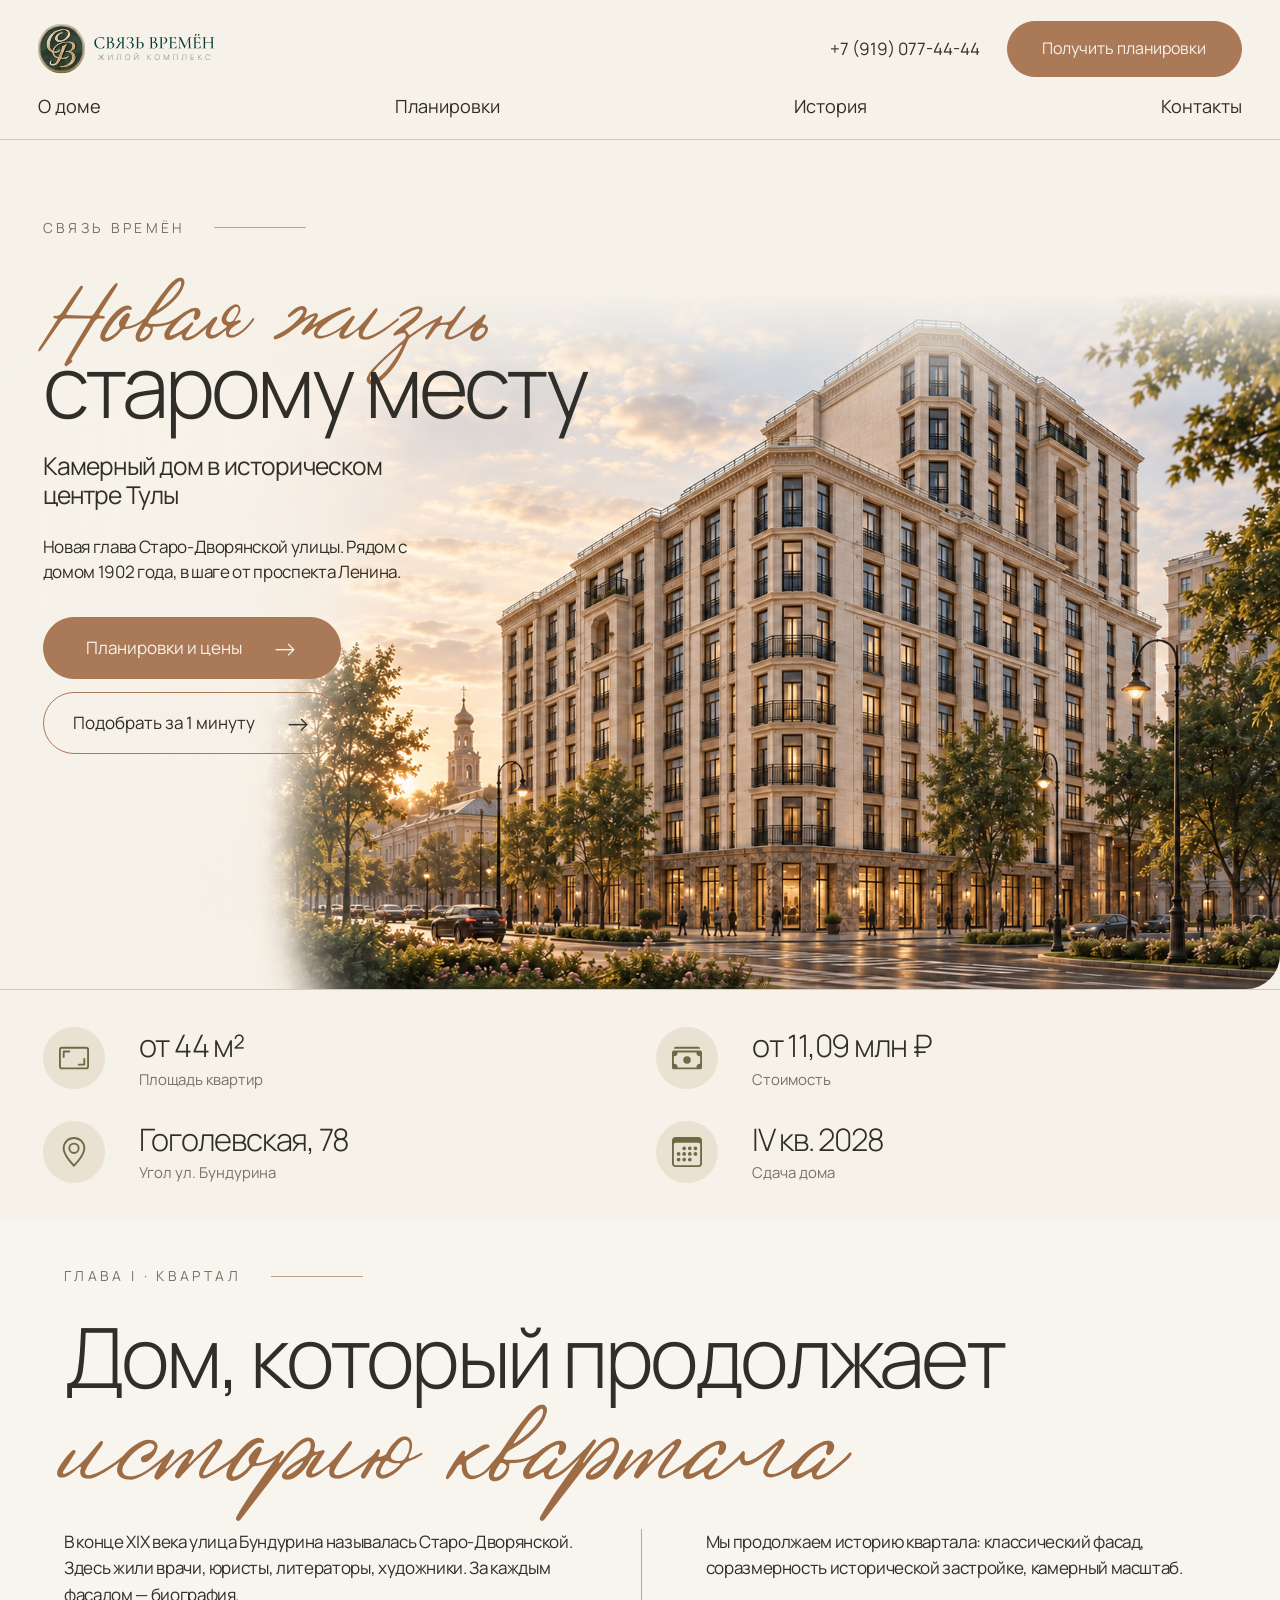
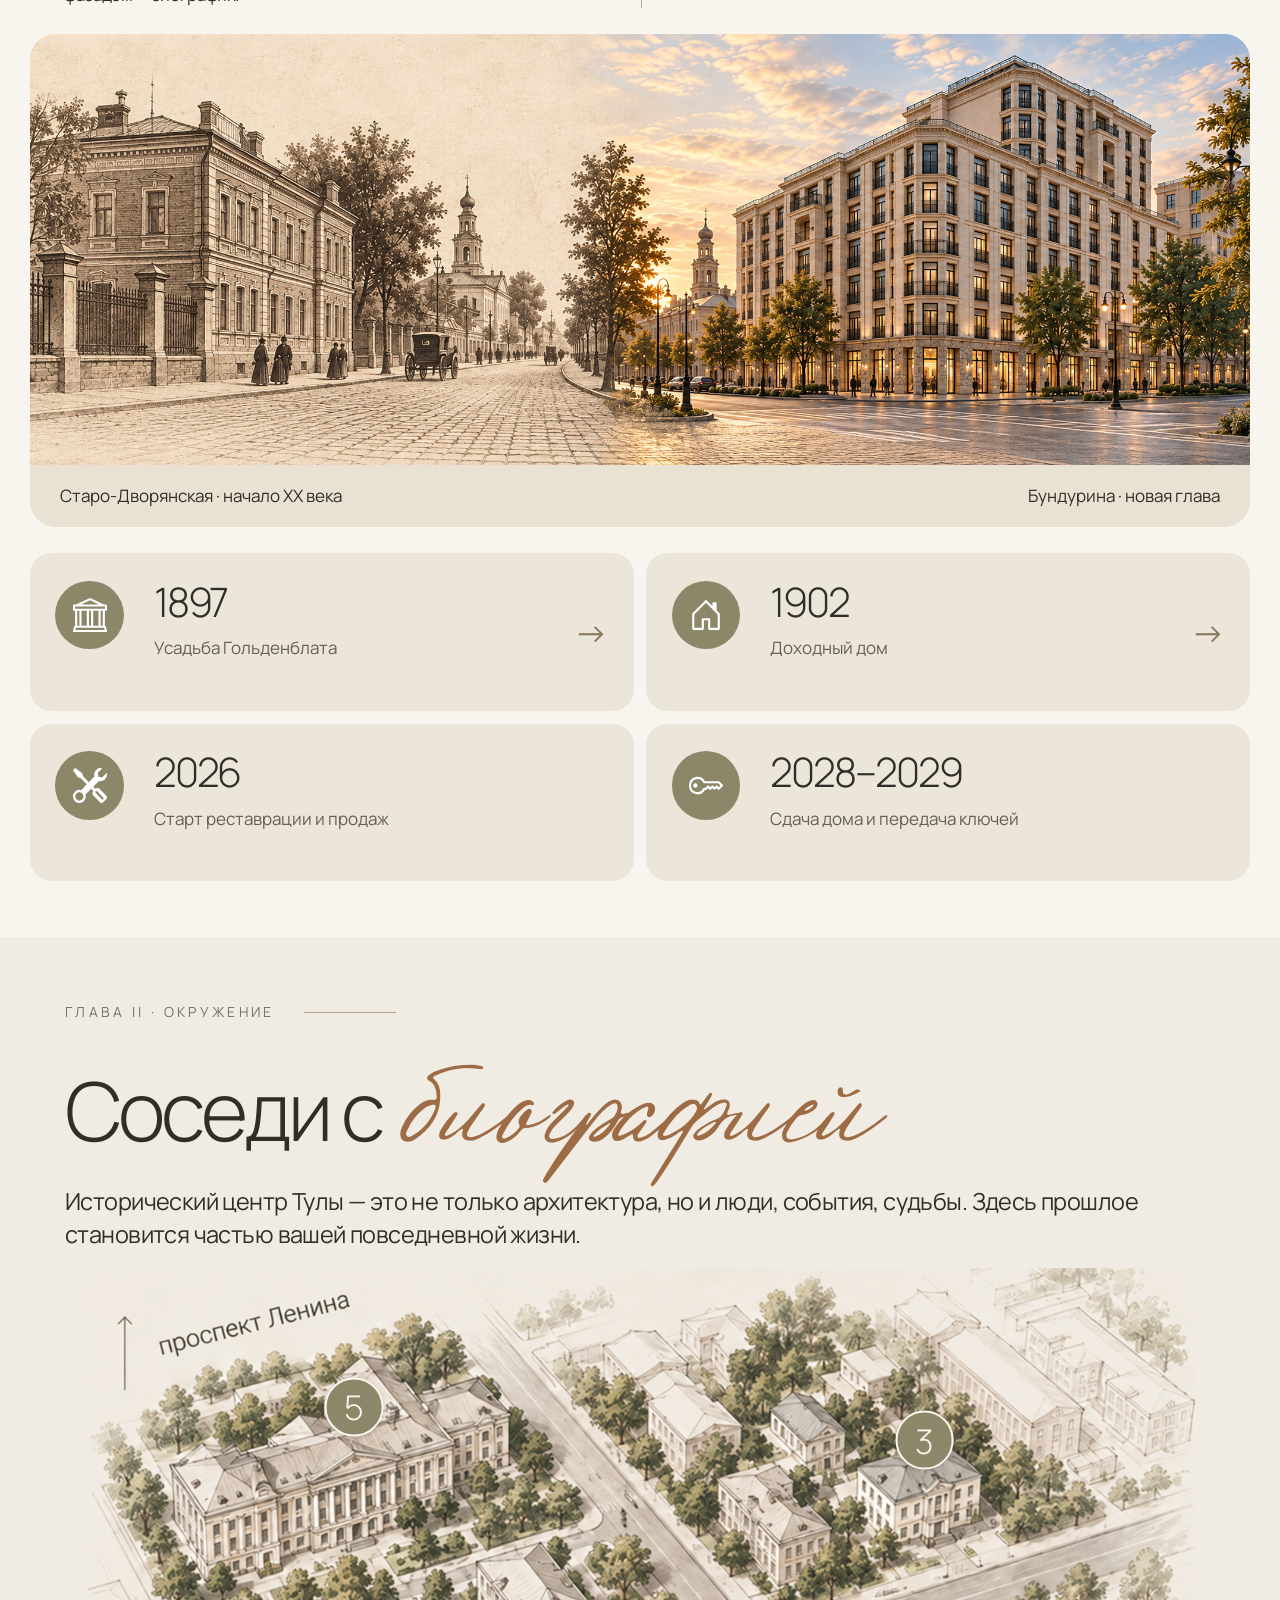
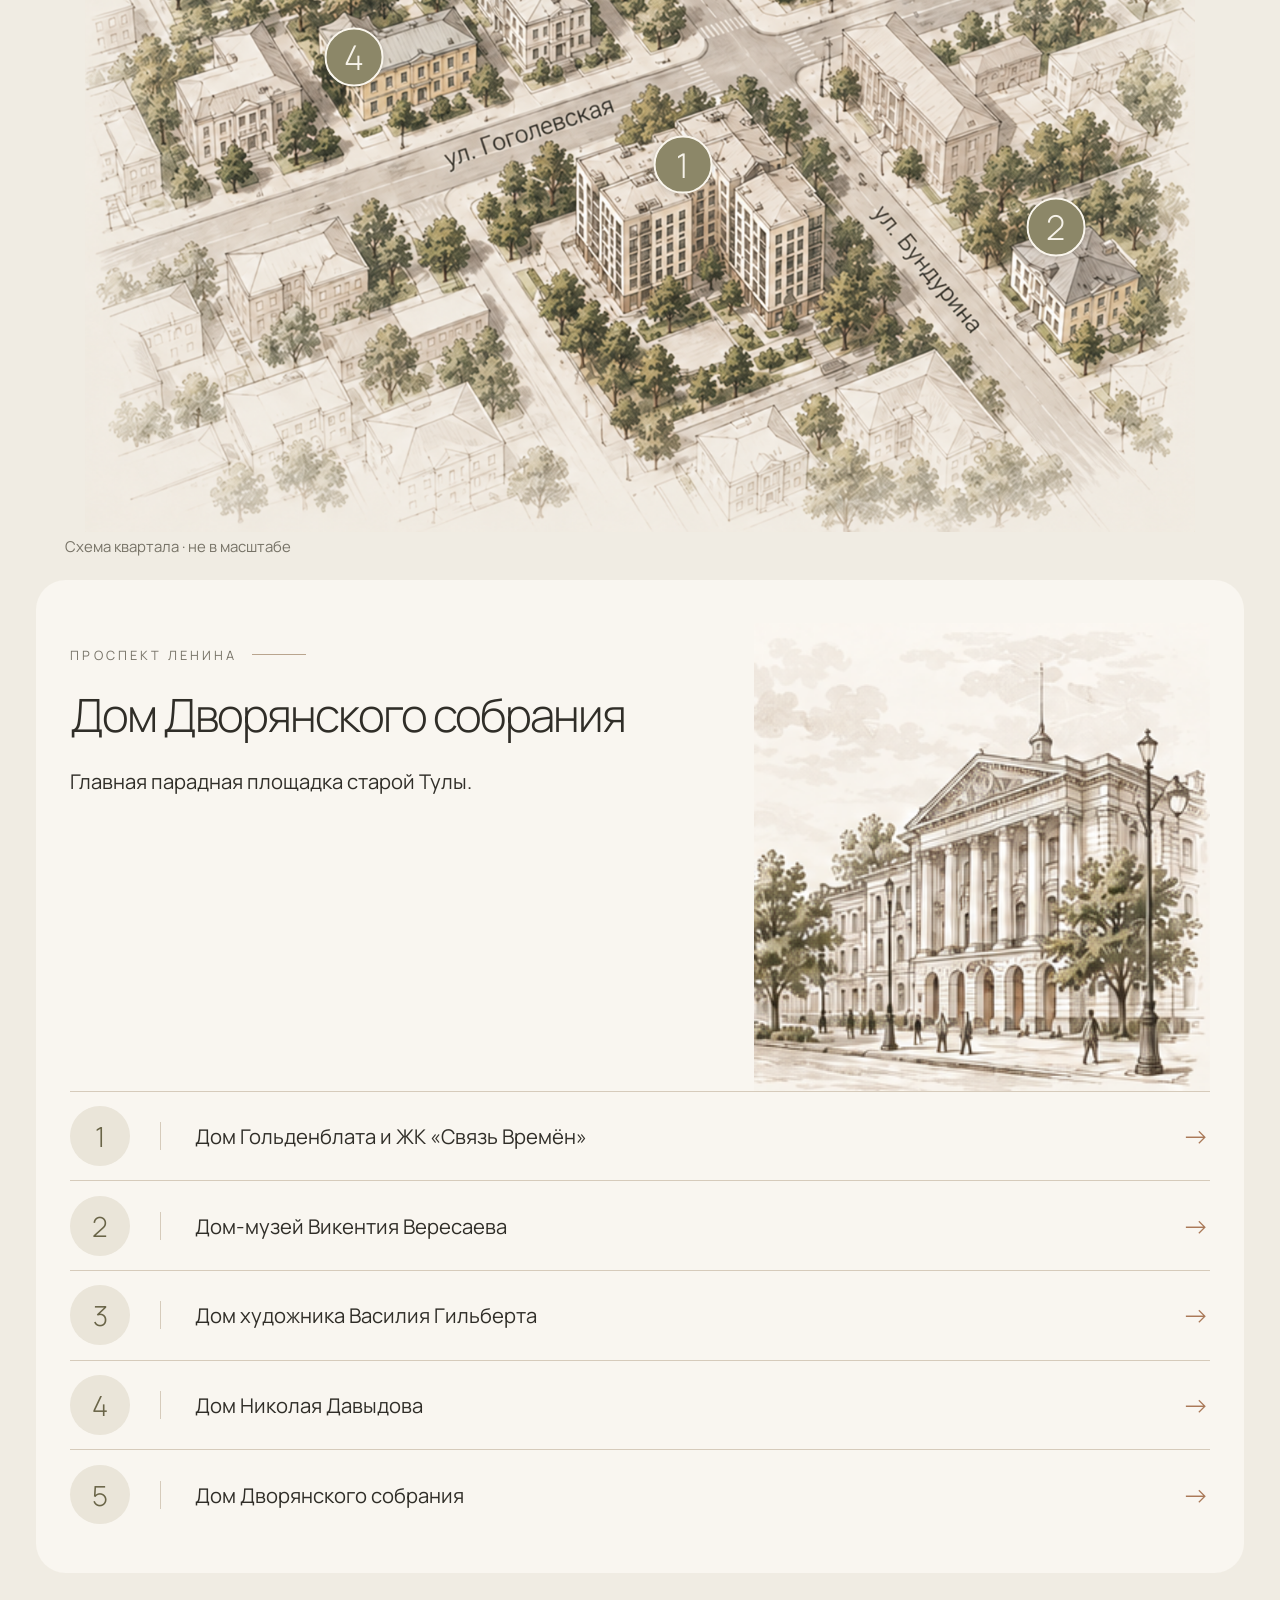
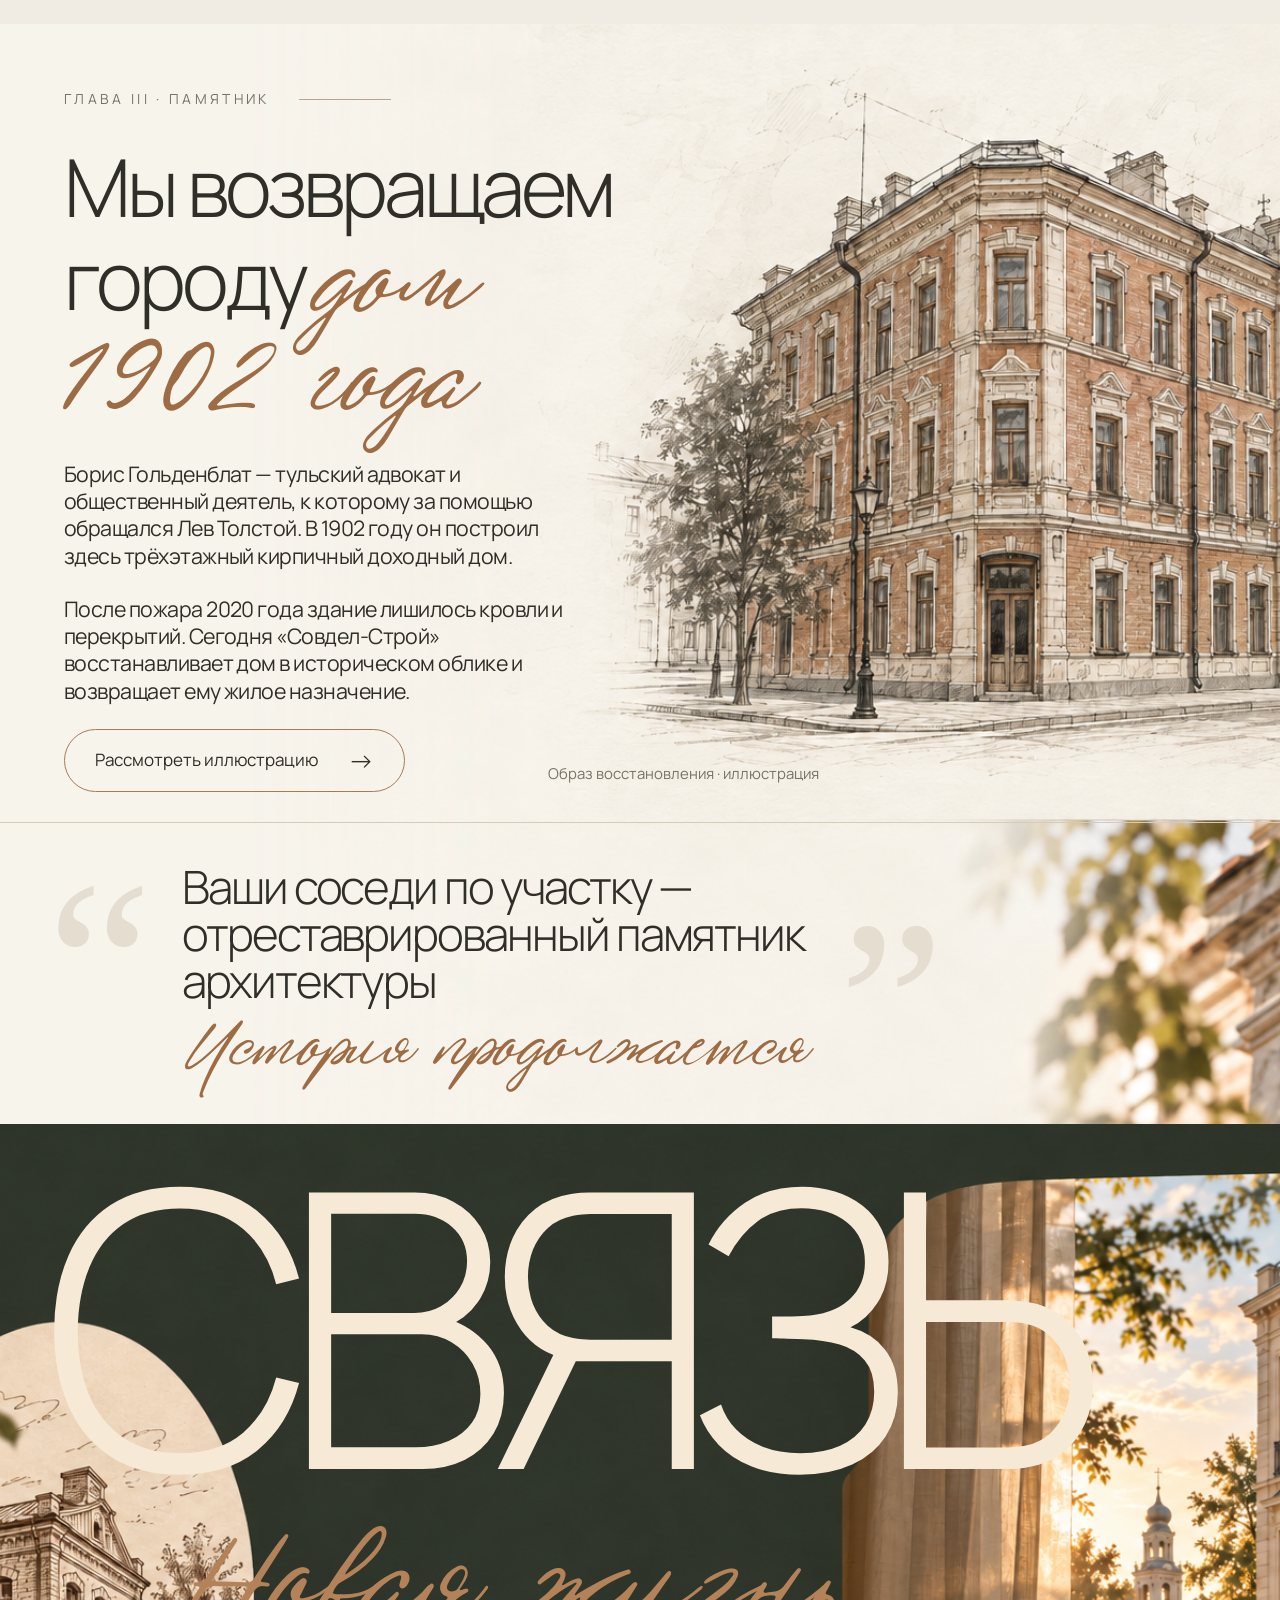
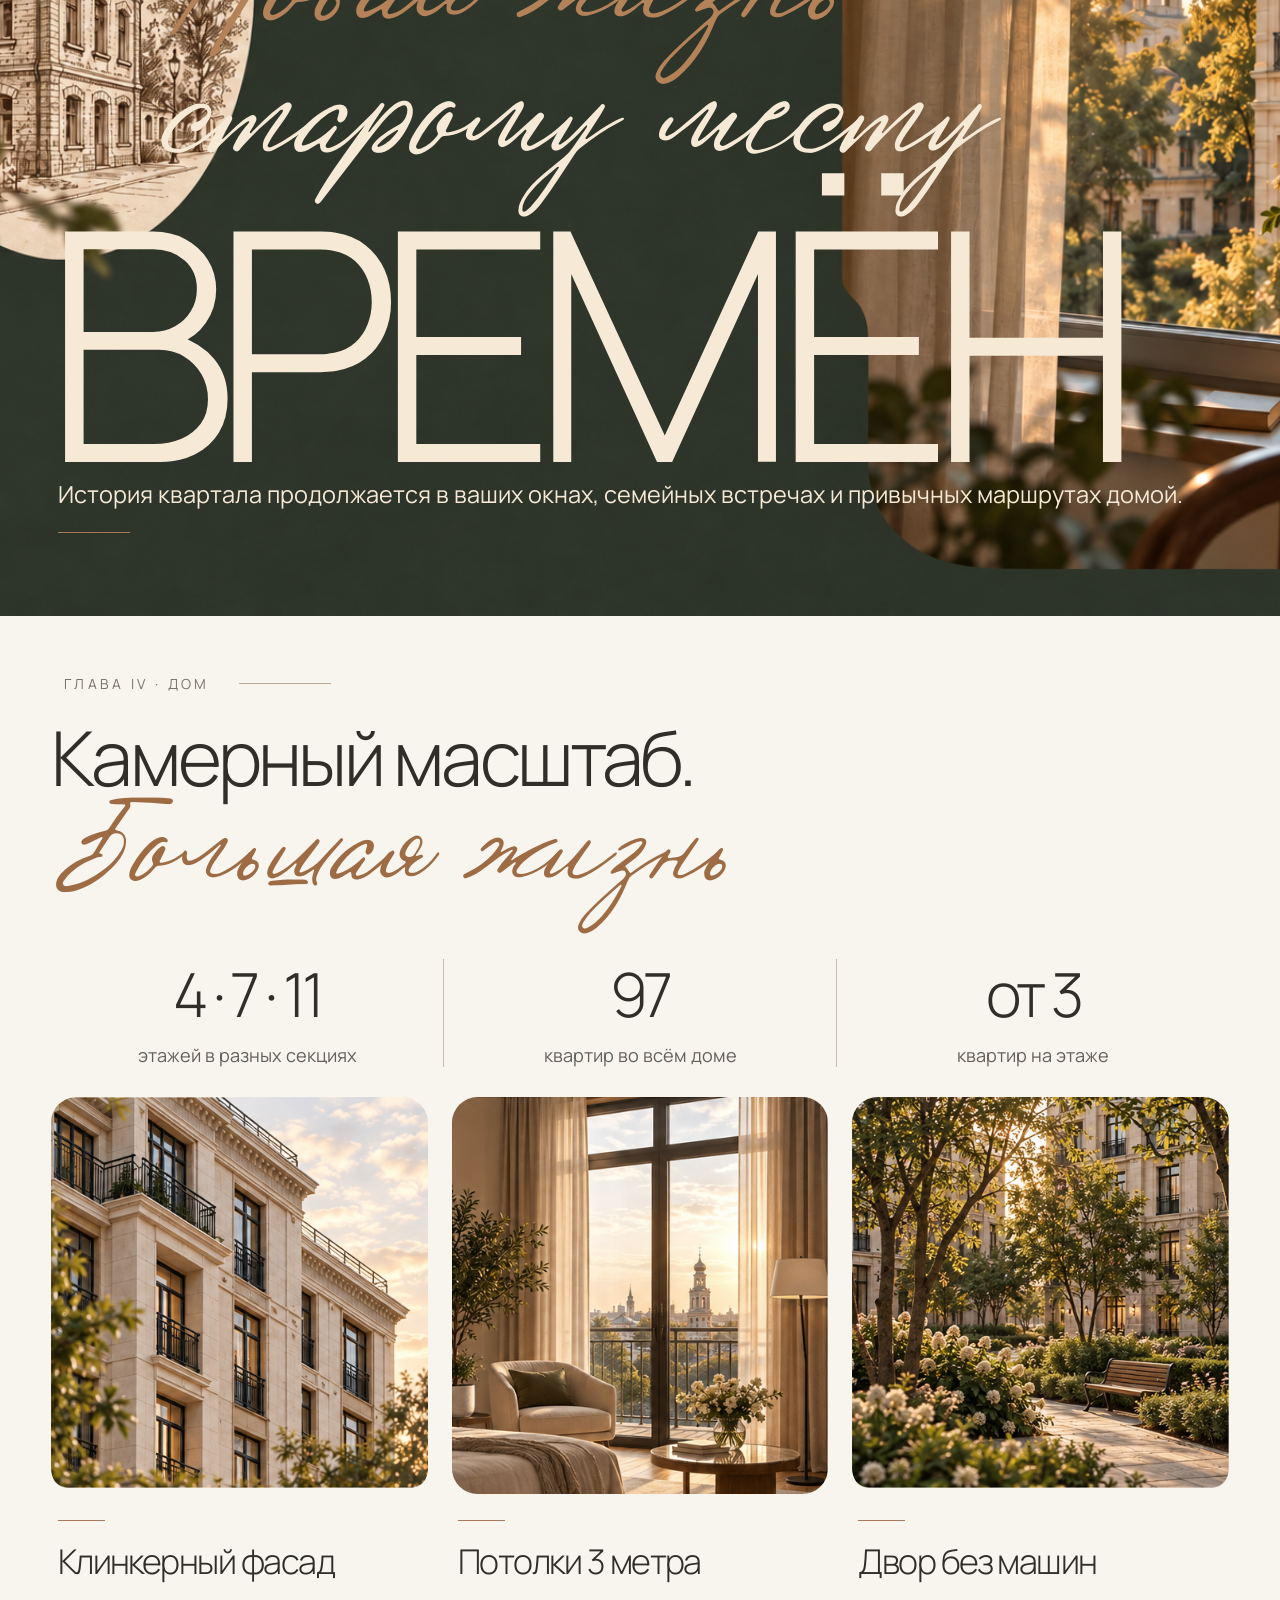
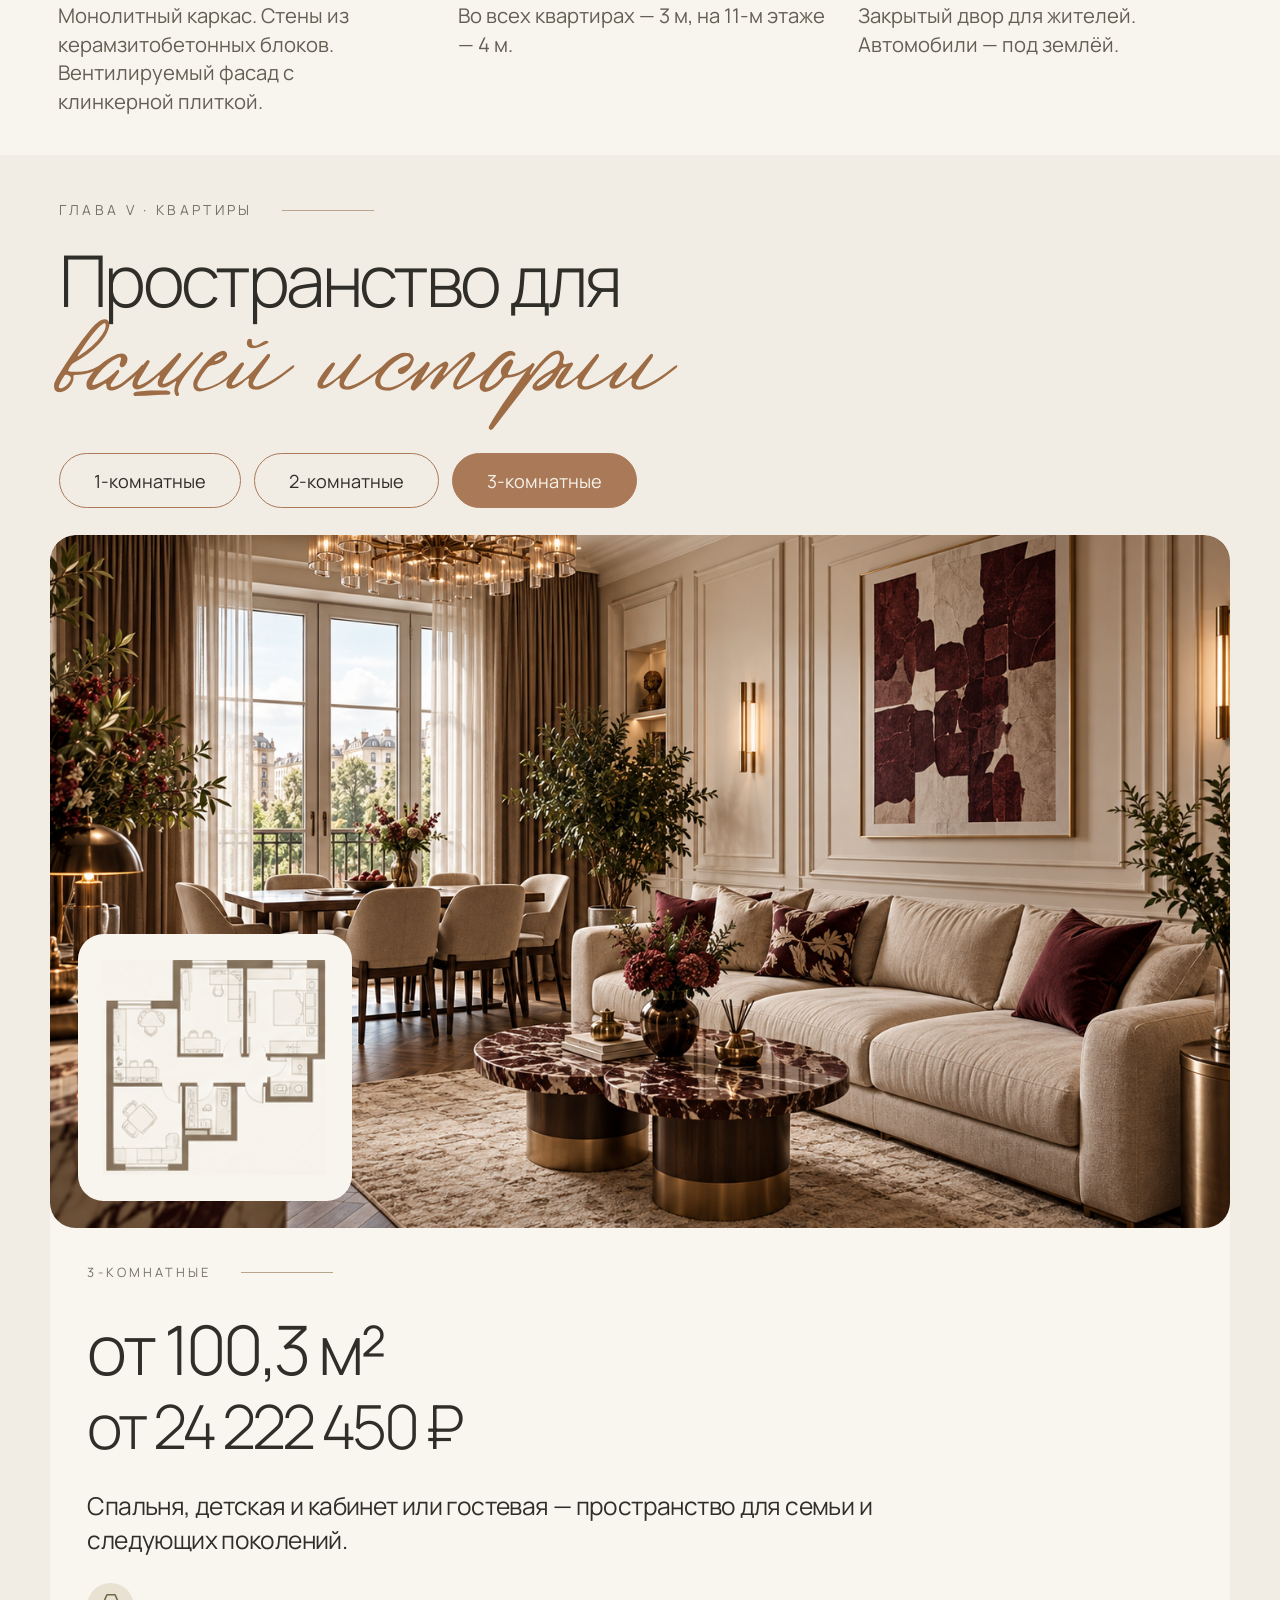
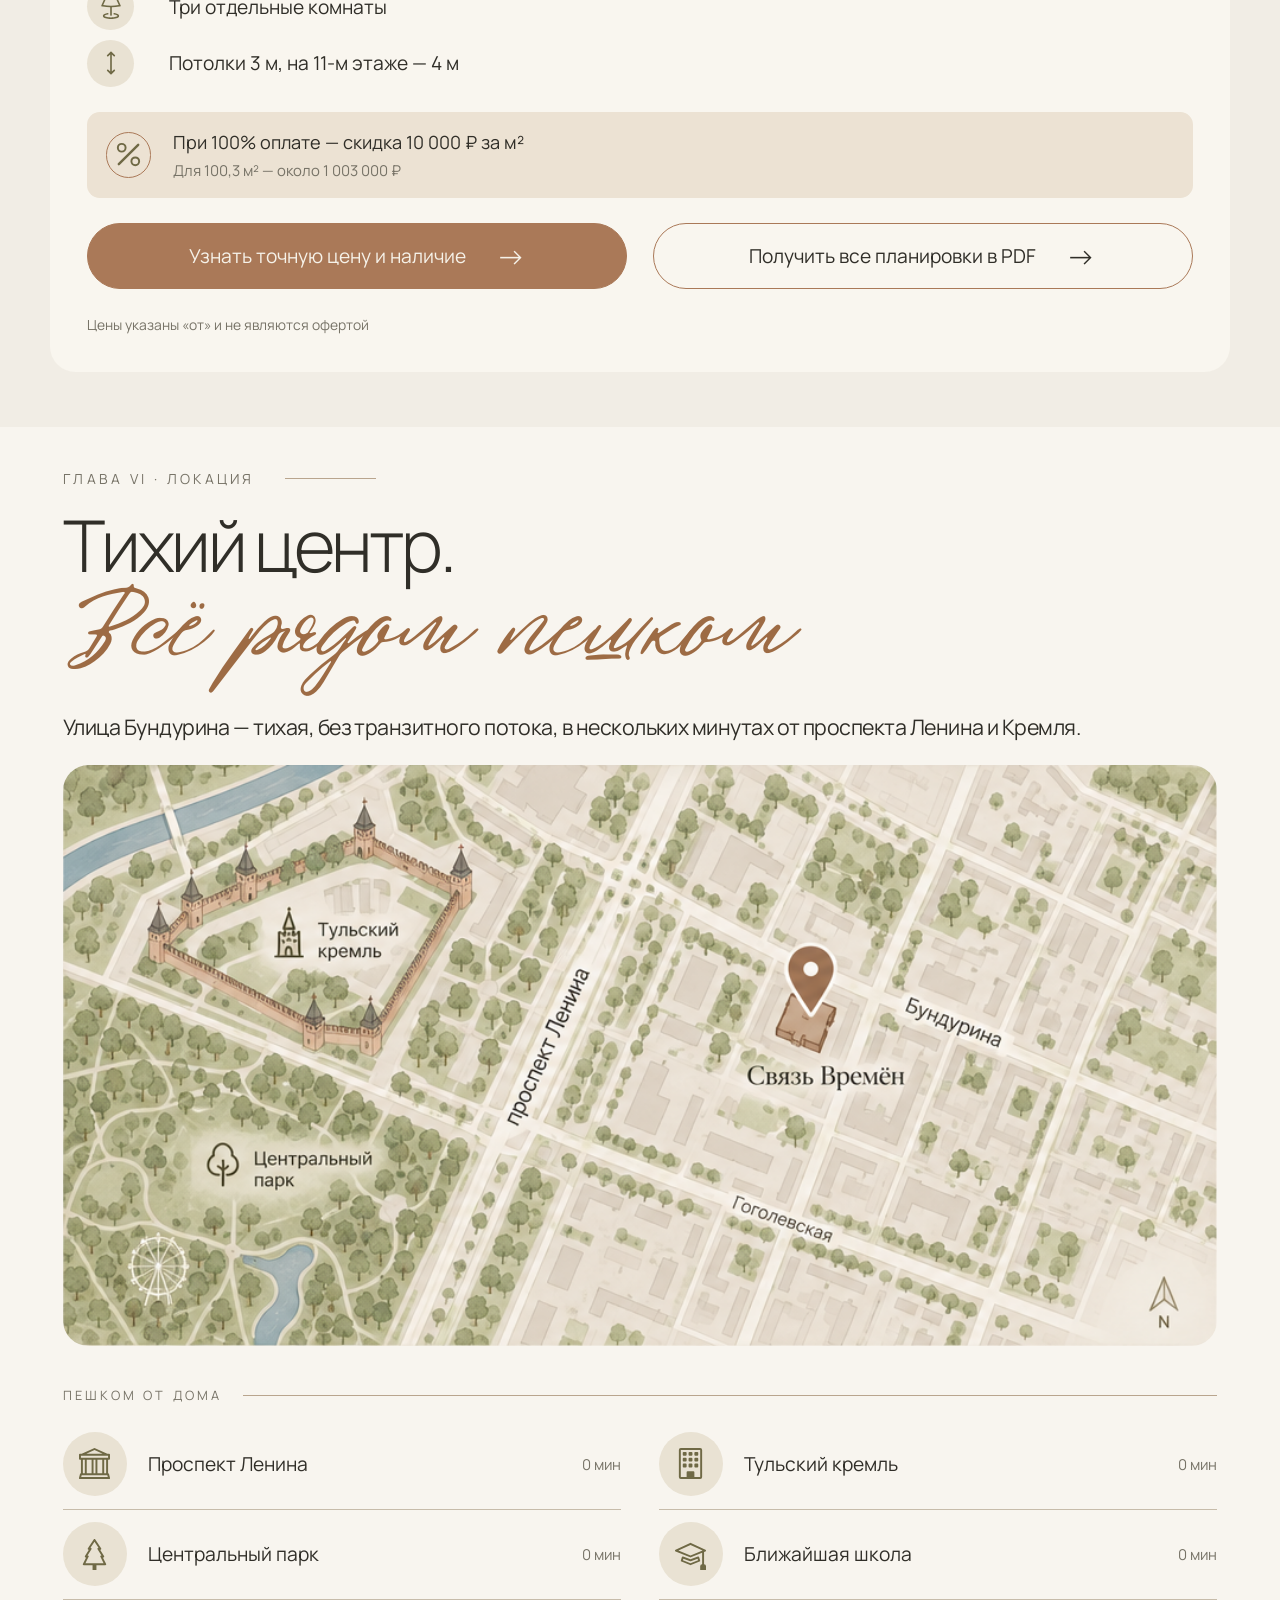
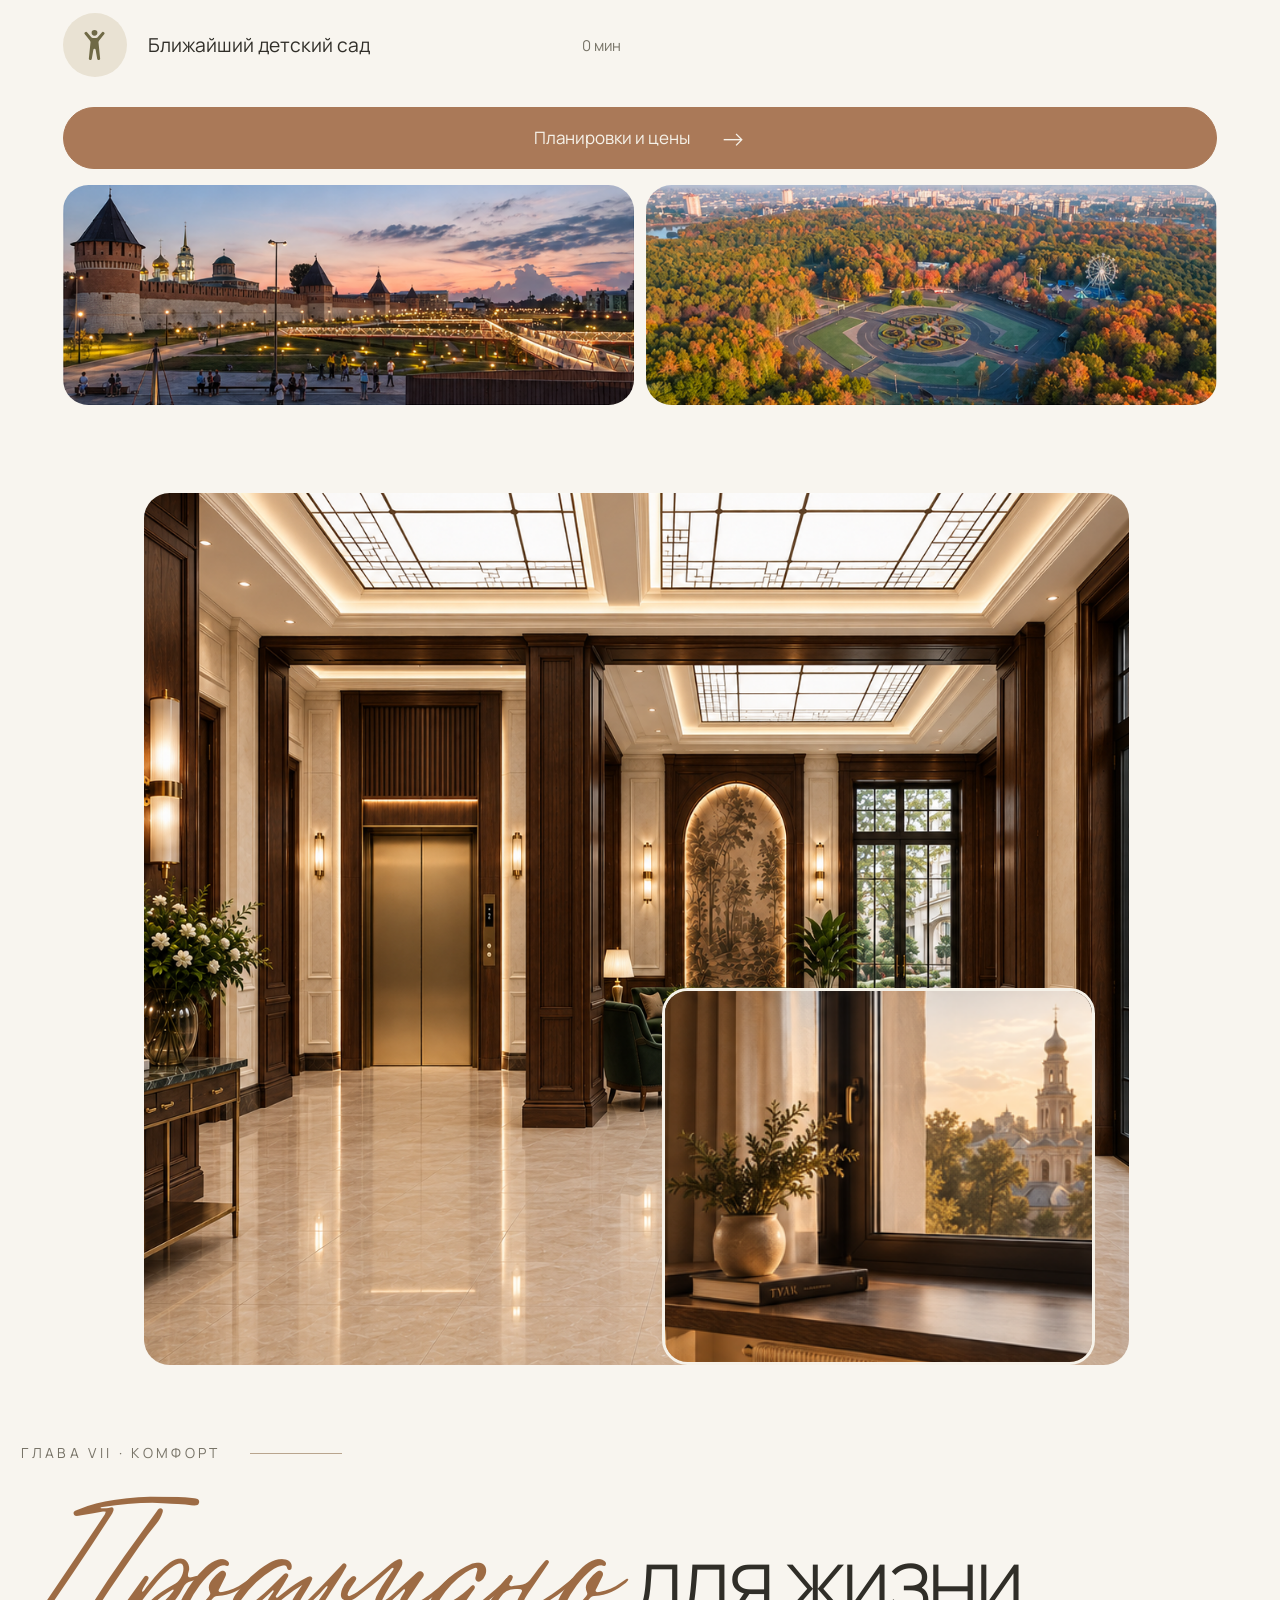
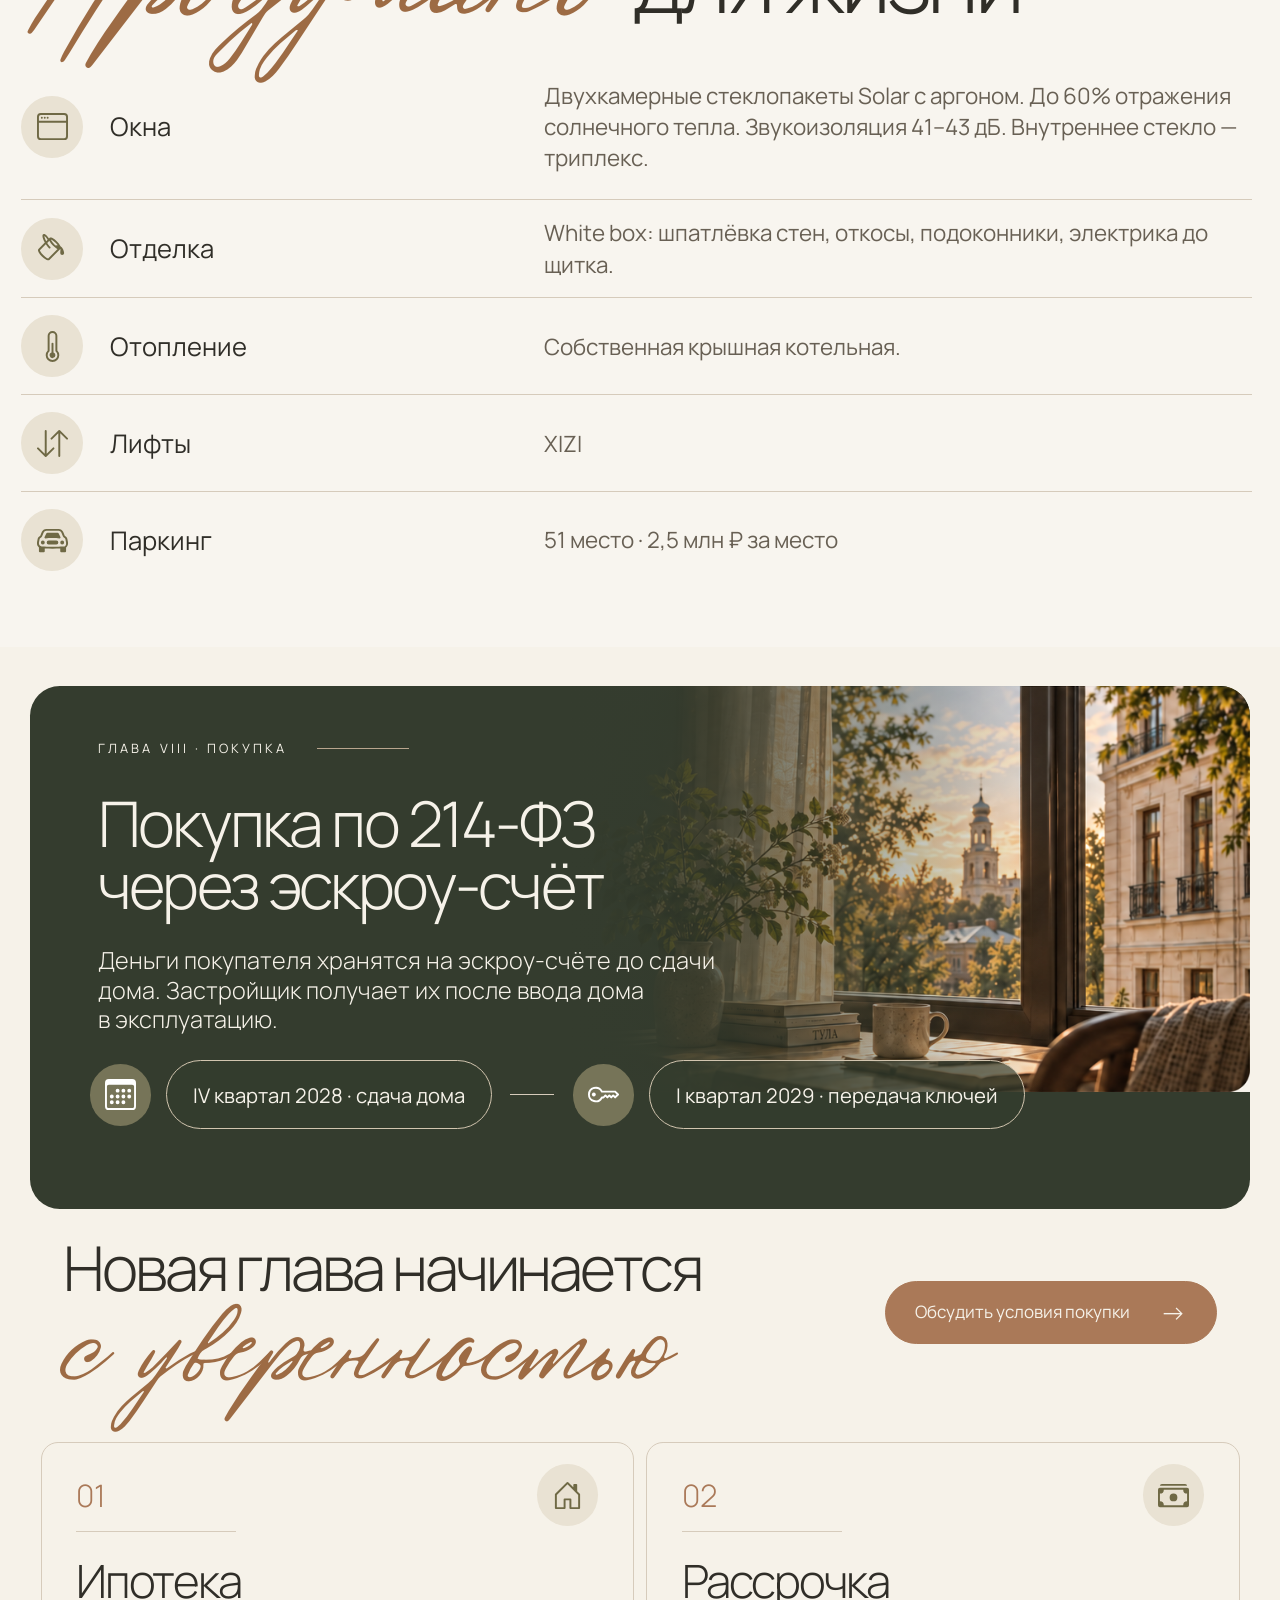
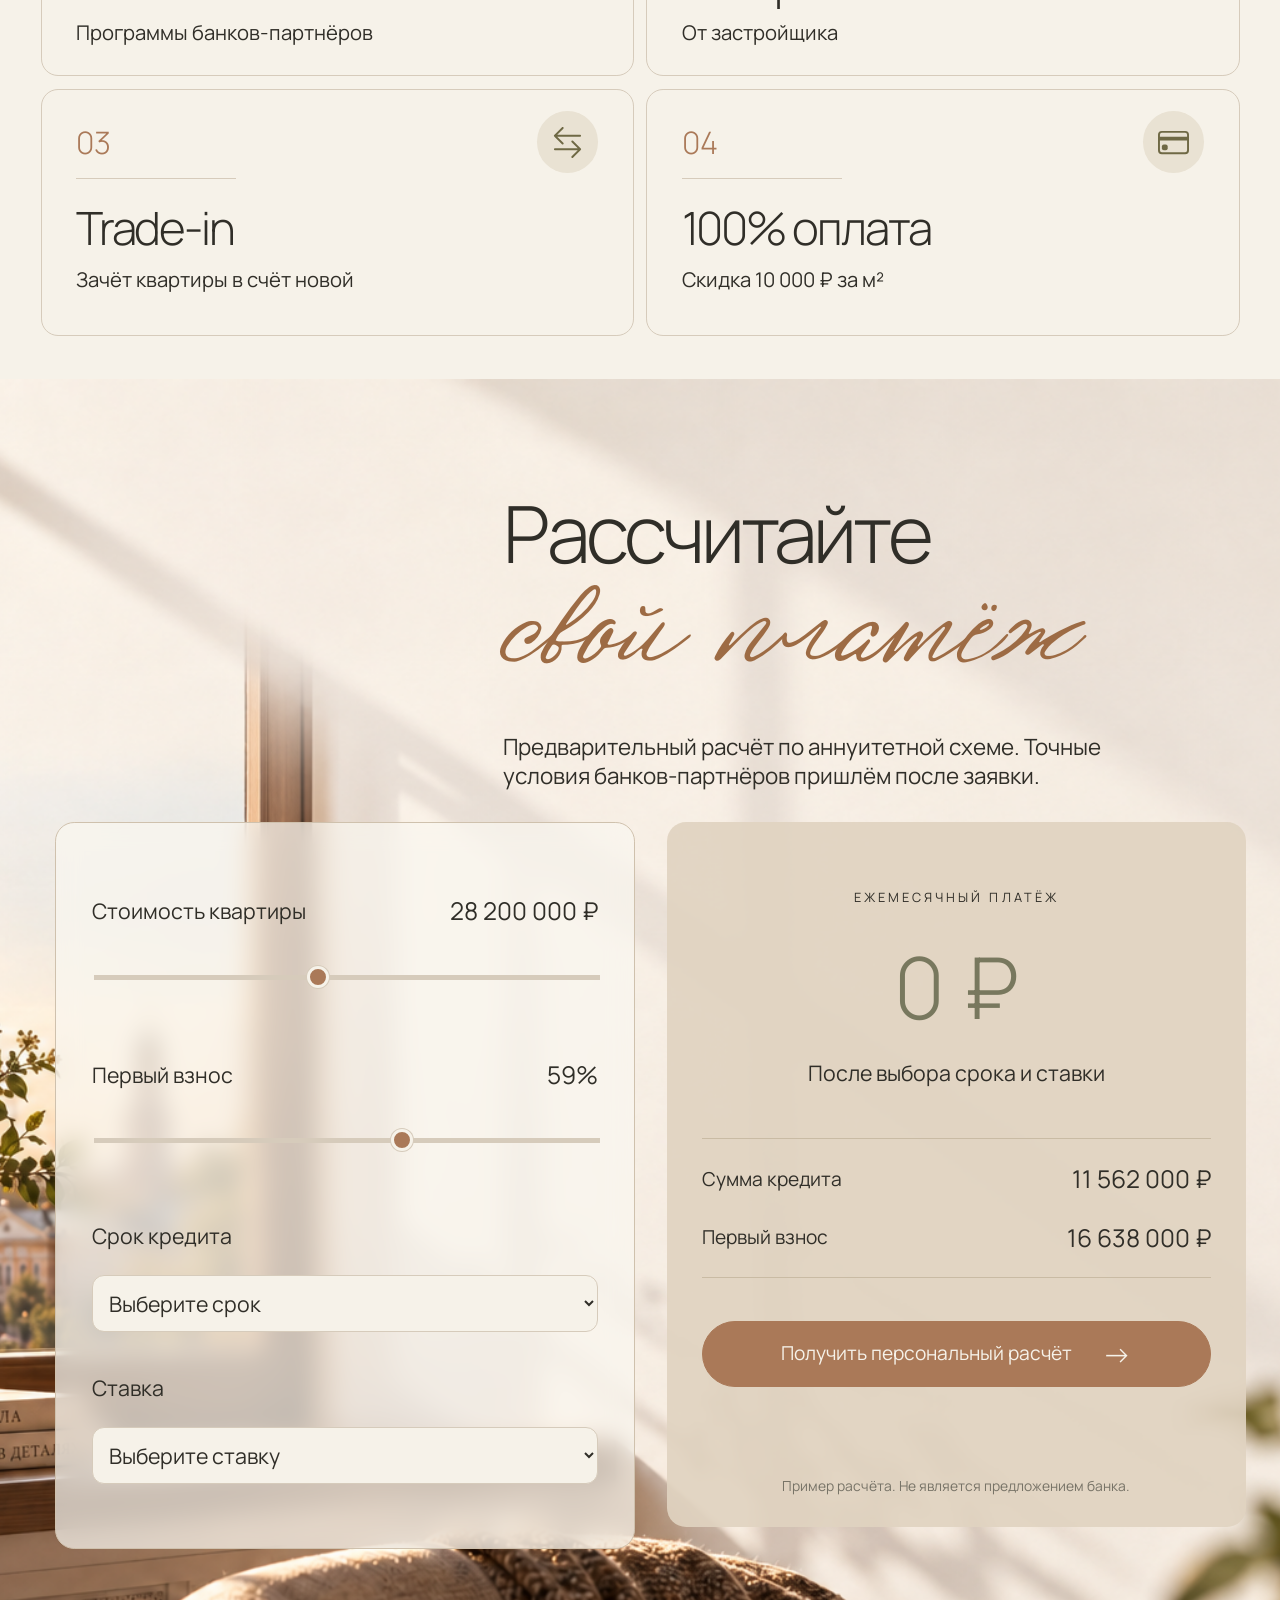
<file: index.html>
<!doctype html>
<html lang="ru">
<head>
<meta charset="UTF-8"><meta name="viewport" content="width=device-width,initial-scale=1">
<title>Связь Времён — новая жизнь старому месту · Демоверсия</title>
<meta name="description" content="ЖК Связь Времён — камерный дом в историческом центре Тулы. Гоголевская, 78. Планировки, история места и запись в офис продаж.">
<meta name="theme-color" content="#f6f2e9">
<link rel="icon" type="image/x-icon" sizes="16x16 32x32 48x48" href="favicon.ico?v=a69c29a12389">
<link rel="icon" type="image/png" sizes="32x32" href="favicon-32.png?v=29f4f97f7fea">
<link rel="apple-touch-icon" sizes="180x180" href="apple-touch-icon.png?v=b016631cbd7d">
<link rel="stylesheet" href="style.css?v=936d7309037e">
<link rel="stylesheet" href="app.css?v=c9f091672d26">
<link rel="stylesheet" href="revisions.css?v=1e232435f1e9">
<link rel="stylesheet" href="layout.css?v=620242fe5ff3">
<script src="app.js?v=89f172b58ac8" defer></script>
<meta name="robots" content="noindex,nofollow">
</head>
<body>

<div class="page" id="top">
<a class="skip-link" href="#main-content">Перейти к содержимому</a>
<header class="site-header"><div class="header section-container">
<a class="brand" href="#top" aria-label="Связь Времён"><img src="assets/images/svyaz-vremen-logo.svg?v=7d23337fd8c0" alt="Связь Времён — жилой комплекс в Туле" width="265" height="73"></a>
<nav class="navigation" aria-label="Навигация"><a href="#house">О доме</a><a href="#apartments">Планировки</a><a href="#history">История</a><a href="#contacts">Контакты</a></nav>
<div class="header-actions"><a class="phone" href="tel:+79190774444">+7 (919) 077-44-44</a><span class="messengers">MAX · Telegram</span><button class="button button-header" type="button" >Получить планировки</button></div>
</div></header>
<main id="main-content">
<section class="site-section site-section--hero" aria-labelledby="hero-title"><div class="hero">
<div class="hero-scene">
<img class="hero-background" src="assets/images/hero-reference-clean.webp?v=cfd6bec88345" alt="Визуализация дома в тёплом вечернем свете" width="1736" height="905">
<div class="section-container hero-container"><div class="hero-content">
<div class="eyebrow"><span>Связь времён</span> <span class="eyebrow-line" aria-hidden="true"></span></div>
<h1 class="hero-title" id="hero-title"><span class="handwriting">Новая жизнь</span> <span>старому месту</span></h1>
<p class="hero-lead">Камерный дом в историческом центре Тулы</p>
<p class="hero-description">Новая глава Старо-Дворянской улицы. Рядом с домом 1902 года, в шаге от проспекта Ленина.</p>
<div class="hero-buttons"><button class="button" type="button" >Планировки и цены <span class="arrow" aria-hidden="true">→</span></button><button class="button button-outline" type="button" >Подобрать за 1 минуту <span class="arrow" aria-hidden="true">→</span></button></div>
</div>
</div></div>
<div class="hero-facts-band"><div class="section-container"><dl class="facts">
<div class="fact"><span class="fact-icon"><img src="assets/icons/area.svg?v=b067dfcc1bdb" alt=""></span><div class="fact-copy"><dt>Площадь квартир</dt><dd>от 44 м²</dd></div></div>
<div class="fact"><span class="fact-icon"><img src="assets/icons/coins.svg?v=3b3eae430abe" alt=""></span><div class="fact-copy"><dt>Стоимость</dt><dd>от 11,09 млн ₽</dd></div></div>
<div class="fact"><span class="fact-icon"><img src="assets/icons/pin.svg?v=9081a3cbe9c6" alt=""></span><div class="fact-copy"><dt>Угол ул. Бундурина</dt><dd>Гоголевская, 78</dd></div></div>
<div class="fact"><span class="fact-icon"><img src="assets/icons/calendar.svg?v=89b3860f87d2" alt=""></span><div class="fact-copy"><dt>Сдача дома</dt><dd>IV кв. 2028</dd></div></div>
</dl>
</div></div></div></section>
<section class="site-section site-section--history" id="history" aria-labelledby="history-title"><div class="history section-container">
<div class="history-heading-row">
<div class="history-heading"><div class="eyebrow"><span>Глава I · Квартал</span> <span class="eyebrow-line" aria-hidden="true"></span></div><h2 class="history-title" id="history-title"><span>Дом, который продолжает</span> <span class="handwriting">историю квартала</span></h2></div>
<div class="paragraph-columns"><p>В конце XIX века улица Бундурина называлась Старо-Дворянской. Здесь жили врачи, юристы, литераторы, художники. За каждым фасадом — биография.</p><p class="paragraph-separated">Мы продолжаем историю квартала: классический фасад, соразмерность исторической застройке, камерный масштаб.</p></div>
</div>
<figure class="history-panorama"><img src="assets/images/history-reference-clean.webp?v=175ee49db247" alt="Концептуальная иллюстрация исторической улицы и современного дома" width="2172" height="724"><figcaption><span>Старо-Дворянская · начало XX века</span><span>Бундурина · новая глава</span></figcaption></figure>
<ol class="timeline" aria-label="История места">
<li><span class="timeline-icon"><img src="assets/icons/column.svg?v=a3bcb5f82bd8" alt=""></span><div class="timeline-copy"><span class="timeline-year">1897</span> <span class="timeline-text">Усадьба Гольденблата</span></div><span class="timeline-arrow">→</span></li>
<li><span class="timeline-icon"><img src="assets/icons/house.svg?v=a2d1ed088c96" alt=""></span><div class="timeline-copy"><span class="timeline-year">1902</span> <span class="timeline-text">Доходный дом</span></div><span class="timeline-arrow">→</span></li>
<li><span class="timeline-icon"><img src="assets/icons/tools.svg?v=7745a5eb52d1" alt=""></span><div class="timeline-copy"><span class="timeline-year">2026</span> <span class="timeline-text">Старт реставрации и продаж</span></div></li>
<li><span class="timeline-icon"><img src="assets/icons/key.svg?v=3892d867b96e" alt=""></span><div class="timeline-copy"><span class="timeline-year">2028–2029</span> <span class="timeline-text">Сдача дома и передача ключей</span></div></li>
</ol>
</div></section>

<section class="site-section site-section--neighbors" id="neighbors" aria-labelledby="neighbors-title"><div class="neighbors screen section-container">
<div class="neighbors-left">
<div class="eyebrow"><span>Глава II · Окружение</span> <span class="eyebrow-line" aria-hidden="true"></span></div>
<h2 class="section-title" id="neighbors-title">Соседи с <span class="handwriting">биографией</span></h2>
<p class="intro">Исторический центр Тулы — это не только архитектура, но и люди, события, судьбы. Здесь прошлое становится частью вашей повседневной жизни.</p>
<div class="media-frame neighborhood-map"><img src="assets/images/neighborhood-map-clean.png?v=1eaa0d2a905f" alt="Художественная схема квартала с пятью историческими соседями" width="1422" height="1106" loading="lazy" decoding="async"><svg class="map-hitareas" viewBox="0 0 804 626" preserveAspectRatio="none" aria-hidden="true"><polygon data-neighbor="1" points="347,320 463,315 554,377 523,489 414,505 349,422"></polygon><polygon data-neighbor="2" points="635,350 750,350 777,456 690,496 632,425"></polygon><polygon data-neighbor="3" points="538,98 635,97 673,174 600,211 534,175"></polygon><polygon data-neighbor="4" points="122,236 245,230 297,302 244,346 141,328"></polygon><polygon data-neighbor="5" points="69,83 291,22 309,190 202,271 59,232"></polygon></svg><button class="map-marker" type="button" data-neighbor="1" style="--x:53.86%;--y:57.51%" aria-label="1. Дом Гольденблата и ЖК Связь Времён" aria-pressed="false">1</button><button class="map-marker" type="button" data-neighbor="2" style="--x:87.44%;--y:64.7%" aria-label="2. Дом-музей Викентия Вересаева" aria-pressed="false">2</button><button class="map-marker" type="button" data-neighbor="3" style="--x:75.62%;--y:19.97%" aria-label="3. Дом художника Василия Гильберта" aria-pressed="false">3</button><button class="map-marker" type="button" data-neighbor="4" style="--x:24.25%;--y:45.05%" aria-label="4. Дом Николая Давыдова" aria-pressed="false">4</button><button class="map-marker" type="button" data-neighbor="5" style="--x:24.25%;--y:16.13%" aria-label="5. Дом Дворянского собрания" aria-pressed="false">5</button></div>
<small class="caption">Схема квартала · не в масштабе</small>
</div>
<div class="neighbor-panel">
<div class="neighbor-feature">
<div class="neighbor-copy"><div class="eyebrow"><span>Проспект Ленина</span> <span class="eyebrow-line" aria-hidden="true"></span></div><h3>Дом Дворянского собрания</h3><p>Главная парадная площадка старой Тулы.</p></div>
<div class="media-frame neighbor-art"><img src="assets/images/02-neighbors.webp?v=2297296da139" alt="Иллюстрация Дома Дворянского собрания" width="298" height="306" loading="lazy" decoding="async"></div>
</div>
<ol class="neighbor-list">
<li data-neighbor="1"><span class="number">1</span> <span class="neighbor-name">Дом Гольденблата и ЖК «Связь Времён»</span> <span class="arrow">→</span></li>
<li data-neighbor="2"><span class="number">2</span> <span class="neighbor-name">Дом-музей Викентия Вересаева</span> <span class="arrow">→</span></li>
<li data-neighbor="3"><span class="number">3</span> <span class="neighbor-name">Дом художника Василия Гильберта</span> <span class="arrow">→</span></li>
<li data-neighbor="4"><span class="number">4</span> <span class="neighbor-name">Дом Николая Давыдова</span> <span class="arrow">→</span></li>
<li data-neighbor="5"><span class="number">5</span> <span class="neighbor-name">Дом Дворянского собрания</span> <span class="arrow">→</span></li>
</ol>
</div>
</div></section>

<section class="site-section site-section--restoration" id="restoration" aria-labelledby="restoration-title">
<img class="section-backdrop" src="assets/images/restoration-background.webp?v=5c4cee36b41a" alt="" width="1536" height="1024"><div class="restoration section-container">
<div class="restoration-top">
<div class="restoration-copy">
<div class="eyebrow"><span>Глава III · Памятник</span> <span class="eyebrow-line" aria-hidden="true"></span></div>
<h2 class="section-title" id="restoration-title">Мы возвращаем городу <span class="handwriting">дом 1902 года</span></h2>
<p>Борис Гольденблат — тульский адвокат и общественный деятель, к которому за помощью обращался Лев Толстой. В 1902 году он построил здесь трёхэтажный кирпичный доходный дом.</p>
<p>После пожара 2020 года здание лишилось кровли и перекрытий. Сегодня «Совдел-Строй» восстанавливает дом в историческом облике и возвращает ему жилое назначение.</p>
<div class="gallery-controls"><button type="button" class="circle-button" aria-label="Предыдущий слайд" >←</button><span>01 / 04</span><button type="button" class="circle-button" aria-label="Следующий слайд" >→</button></div>
</div>
<small class="restoration-caption caption">Образ восстановления · иллюстрация</small>
</div>
<blockquote class="restoration-quote"><span class="quote-mark" aria-hidden="true">“</span><div><p>Ваши соседи по участку — отреставрированный памятник архитектуры</p><span class="handwriting">История продолжается</span></div><span class="quote-mark quote-end" aria-hidden="true">”</span></blockquote>
</div></section>

<section class="site-section site-section--interlude" id="interlude" aria-label="Связь времён — новая жизнь старому месту">
<img class="section-backdrop" src="assets/images/interlude-background.webp?v=b077dc319d2d" alt="Архивная архитектурная иллюстрация и окно в тёплом свете" width="1536" height="1024"><div class="section-background-split" aria-hidden="true"><img class="background-left" src="assets/images/interlude-background-left.webp?v=a22699567f43" alt="" width="768" height="1024"><img class="background-right" src="assets/images/interlude-background-right.webp?v=1a9aa098d230" alt="" width="768" height="1024"></div><div class="interlude section-container">
<div class="interlude-content"><span class="interlude-word">СВЯЗЬ</span><p class="interlude-script handwriting">Новая жизнь <span>старому месту</span></p><span class="interlude-word interlude-word-bottom">ВРЕМЁН</span><p class="interlude-caption">История квартала продолжается в ваших окнах, семейных встречах и привычных маршрутах домой.</p><span class="small-line"></span></div>
</div></section>

<section class="site-section site-section--features" id="house" aria-labelledby="house-title"><div class="features screen section-container">
<div class="eyebrow"><span>Глава IV · Дом</span> <span class="eyebrow-line" aria-hidden="true"></span></div>
<div class="features-heading"><h2 class="section-title" id="house-title">Камерный масштаб. <span class="handwriting">Большая жизнь</span></h2>
<dl class="large-stats"><div><dt>этажей в разных секциях</dt><dd>4 · 7 · 11</dd></div><div><dt>квартир во всём доме</dt><dd>97</dd></div><div><dt>квартир на этаже</dt><dd>от 3</dd></div></dl></div>
<div class="feature-cards">
<article class="feature-card"><div class="media-frame "><img src="assets/images/03-features.webp?v=678dc59687be" alt="Клинкерный фасад · концепция" width="473" height="491" loading="lazy" decoding="async"></div><span class="small-line"></span><h3>Клинкерный фасад</h3><p>Монолитный каркас. Стены из керамзитобетонных блоков. Вентилируемый фасад с клинкерной плиткой.</p></article>
<article class="feature-card"><div class="media-frame "><img src="assets/images/04-features.webp?v=200cf2875739" alt="Потолки 3 метра · концепция" width="453" height="491" loading="lazy" decoding="async"></div><span class="small-line"></span><h3>Потолки 3 метра</h3><p>Во всех квартирах — 3 м, на 11-м этаже — 4 м.</p></article>
<article class="feature-card"><div class="media-frame "><img src="assets/images/05-features.webp?v=d96a0d2591b5" alt="Двор без машин · концепция" width="474" height="491" loading="lazy" decoding="async"></div><span class="small-line"></span><h3>Двор без машин</h3><p>Закрытый двор для жителей. Автомобили — под землёй.</p></article>
</div>
</div></section>

<section class="site-section site-section--apartments" id="apartments" aria-labelledby="apartments-title"><div class="apartments screen section-container">
<div class="eyebrow"><span>Глава V · Квартиры</span> <span class="eyebrow-line" aria-hidden="true"></span></div>
<h2 class="section-title" id="apartments-title">Пространство для <span class="handwriting">вашей истории</span></h2>
<div class="apartment-tabs" aria-label="Типы квартир"><button type="button" >1-комнатные</button><button type="button" >2-комнатные</button><button type="button" class="active" >3-комнатные</button></div>
<div class="apartment-card">
<div class="apartment-image"><img class="apartment-original" src="assets/images/apartment-original.webp?v=6fef33231cbf" alt="Интерьер квартиры — исходное изображение проекта" width="1448" height="1086"><figure class="plan-thumbnail"><div class="media-frame "><img src="assets/images/06-apartments.webp?v=407f70d5a045" alt="Условный эскиз: не утверждённая планировка" width="212" height="205" loading="lazy" decoding="async"></div></figure></div>
<div class="apartment-details">
<div class="eyebrow"><span>3-комнатные</span> <span class="eyebrow-line" aria-hidden="true"></span></div>
<div class="apartment-price"><p>от 100,3 м²</p><p>от 24 222 450 ₽</p></div>
<p class="intro">Спальня, детская и кабинет или гостевая — пространство для семьи и следующих поколений.</p>
<ul class="amenity-list"><li><span class="round-icon"><img src="assets/icons/sofa.svg?v=00df92f3f23c" alt=""></span> <span>Три отдельные комнаты</span></li><li><span class="round-icon"><img src="assets/icons/height.svg?v=303b22c7180d" alt=""></span> <span>Потолки 3 м, на 11-м этаже — 4 м</span></li></ul>
<div class="discount"><span class="round-icon"><img src="assets/icons/percent.svg?v=21d2fb2abc8f" alt=""></span><div><p>При 100% оплате — скидка 10 000 ₽ за м²</p><small>Для 100,3 м² — около 1 003 000 ₽</small></div></div>
<a class="button" href="#appointment">Узнать точную цену и наличие <span class="arrow" aria-hidden="true">→</span></a><a class="button button-outline" href="#appointment">Получить все планировки в PDF <span class="arrow" aria-hidden="true">→</span></a>
<small class="caption">Цены указаны «от» и не являются офертой</small>
</div></div>
</div></section>

<section class="site-section site-section--location" id="location" aria-labelledby="location-title"><div class="location screen section-container">
<div class="eyebrow"><span>Глава VI · Локация</span> <span class="eyebrow-line" aria-hidden="true"></span></div>
<h2 class="section-title" id="location-title">Тихий центр. <span class="handwriting">Всё рядом пешком</span></h2>
<p class="intro">Улица Бундурина — тихая, без транзитного потока, в нескольких минутах от проспекта Ленина и Кремля.</p>
<div class="location-main"><figure class="location-map"><div class="media-frame "><img src="assets/images/07-location.webp?v=099db0b5ae17" alt="Иллюстративная схема расположения ЖК, Кремля и парка" width="973" height="490" loading="lazy" decoding="async"></div></figure>
<div class="walking"><div class="eyebrow"><span>Пешком от дома</span> <span class="eyebrow-line" aria-hidden="true"></span></div><ul><li><span class="round-icon"><img src="assets/icons/column.svg?v=a3bcb5f82bd8" alt=""></span> <span>Проспект Ленина</span><small>0 мин</small></li><li><span class="round-icon"><img src="assets/icons/tower.svg?v=5c13306c22cb" alt=""></span> <span>Тульский кремль</span><small>0 мин</small></li><li><span class="round-icon"><img src="assets/icons/tree.svg?v=7c002da78770" alt=""></span> <span>Центральный парк</span><small>0 мин</small></li><li><span class="round-icon"><img src="assets/icons/school.svg?v=1fa0aec3284d" alt=""></span> <span>Ближайшая школа</span><small>0 мин</small></li><li><span class="round-icon"><img src="assets/icons/child.svg?v=2ee978c08065" alt=""></span> <span>Ближайший детский сад</span><small>0 мин</small></li></ul><a class="button" href="#apartments">Планировки и цены <span class="arrow" aria-hidden="true">→</span></a></div></div>
<div class="location-photos"><div class="media-frame "><img src="assets/images/08-location.webp?v=bad96b2409c2" alt="Тульский кремль и набережная" width="704" height="271" loading="lazy" decoding="async"></div><div class="media-frame "><img src="assets/images/09-location.webp?v=5aafb63692a1" alt="Центральный парк" width="704" height="271" loading="lazy" decoding="async"></div></div>
</div></section>

<section class="site-section site-section--comfort" id="comfort" aria-labelledby="comfort-title"><div class="comfort screen section-container">
<div class="comfort-visual"><img class="lobby-original" src="assets/images/lobby-original.webp?v=ef24d75949d6" alt="Интерьер лобби — исходное изображение проекта" width="1448" height="1086"><div class="media-frame window-inset"><img src="assets/images/10-comfort.webp?v=1c365c5bef20" alt="Окно и вид на исторический центр · иллюстрация" width="367" height="319" loading="lazy" decoding="async"></div></div>
<div class="comfort-copy"><div class="eyebrow"><span>Глава VII · Комфорт</span> <span class="eyebrow-line" aria-hidden="true"></span></div><h2 class="section-title" id="comfort-title"><span class="handwriting">Продумано</span> для жизни</h2>
<dl class="spec-list"><div><dt><span class="round-icon"><img src="assets/icons/window.svg?v=28cb2d052e42" alt=""></span> <span>Окна</span></dt><dd>Двухкамерные стеклопакеты Solar с аргоном. До 60% отражения солнечного тепла. Звукоизоляция 41–43 дБ. Внутреннее стекло — триплекс.</dd></div><div><dt><span class="round-icon"><img src="assets/icons/paint.svg?v=3d5e1f74c8cf" alt=""></span> <span>Отделка</span></dt><dd>White box: шпатлёвка стен, откосы, подоконники, электрика до щитка.</dd></div><div><dt><span class="round-icon"><img src="assets/icons/heating.svg?v=a1a73ebee256" alt=""></span> <span>Отопление</span></dt><dd>Собственная крышная котельная.</dd></div><div><dt><span class="round-icon"><img src="assets/icons/lift.svg?v=0b57aa2ab123" alt=""></span> <span>Лифты</span></dt><dd>XIZI</dd></div><div><dt><span class="round-icon"><img src="assets/icons/car.svg?v=d5b6d761812d" alt=""></span> <span>Паркинг</span></dt><dd>51 место · 2,5 млн ₽ за место</dd></div></dl></div>
</div></section>

<section class="site-section site-section--purchase" id="purchase" aria-labelledby="purchase-title"><div class="purchase screen section-container">
<div class="escrow-panel"><div class="escrow-image"><div class="media-frame "><img src="assets/images/11-purchase.webp?v=3f3dd2a4eb35" alt="Тёплая интерьерная иллюстрация" width="825" height="490" loading="lazy" decoding="async"></div></div><div class="escrow-copy"><div class="eyebrow"><span>Глава VIII · Покупка</span> <span class="eyebrow-line" aria-hidden="true"></span></div><h2 id="purchase-title">Покупка по 214-ФЗ через эскроу-счёт</h2><p>Деньги покупателя хранятся на эскроу-счёте до сдачи дома. Застройщик получает их после ввода дома в эксплуатацию.</p>
<div class="handover-dates"><span class="round-icon"><img src="assets/icons/calendar.svg?v=89b3860f87d2" alt=""></span> <span>IV квартал 2028 · сдача дома</span><i></i><span class="round-icon"><img src="assets/icons/key.svg?v=3892d867b96e" alt=""></span> <span>I квартал 2029 · передача ключей</span></div></div>
</div>
<div class="purchase-heading"><h2 class="section-title">Новая глава начинается <span class="handwriting">с уверенностью</span></h2><a class="button" href="#appointment">Обсудить условия покупки <span class="arrow" aria-hidden="true">→</span></a></div>
<div class="purchase-methods"><article><div class="method-top"><span>01</span> <span class="round-icon"><img src="assets/icons/house.svg?v=a2d1ed088c96" alt=""></span></div><span class="small-line"></span><h3>Ипотека</h3><p>Программы банков-партнёров</p></article><article><div class="method-top"><span>02</span> <span class="round-icon"><img src="assets/icons/coins.svg?v=3b3eae430abe" alt=""></span></div><span class="small-line"></span><h3>Рассрочка</h3><p>От застройщика</p></article><article><div class="method-top"><span>03</span> <span class="round-icon"><img src="assets/icons/exchange.svg?v=8637a875600b" alt=""></span></div><span class="small-line"></span><h3>Trade-in</h3><p>Зачёт квартиры в счёт новой</p></article><article><div class="method-top"><span>04</span> <span class="round-icon"><img src="assets/icons/card.svg?v=e5607ff493d4" alt=""></span></div><span class="small-line"></span><h3>100% оплата</h3><p>Скидка 10 000 ₽ за м²</p><p class="muted"></p></article></div>
</div></section>

<section class="site-section site-section--calculator" id="calculator" aria-labelledby="calculator-title">
<img class="section-backdrop" src="assets/images/calculator-background.webp?v=e97194de3cf3" alt="" width="1536" height="1024"><div class="calculator screen section-container">
<div class="calculator-intro"><h2 class="section-title" id="calculator-title">Рассчитайте <span class="handwriting">свой платёж</span></h2><p>Предварительный расчёт по аннуитетной схеме. Точные условия банков-партнёров пришлём после заявки.</p></div>
<div class="calculator-controls"><div class="range-field"><div><span>Стоимость квартиры</span><strong>28 200 000 ₽</strong></div><div class="static-range" role="img" aria-label="Стоимость квартиры: 28 200 000 рублей"><span style="width:71%"></span></div></div><div class="range-field"><div><span>Первый взнос</span><strong>59%</strong></div><div class="static-range" role="img" aria-label="Первый взнос: 59 процентов"><span style="width:54%"></span></div></div>
<div class="static-select"><span>Срок кредита</span><div>Выберите срок <span>⌄</span></div></div><div class="static-select"><span>Ставка</span><div>Выберите ставку <span>⌄</span></div></div></div>
<div class="calculator-result"><div class="eyebrow">Ежемесячный платёж</div><div class="monthly-payment">0 ₽</div><p>После выбора срока и ставки</p><dl><div><dt>Сумма кредита</dt><dd>11 562 000 ₽</dd></div><div><dt>Первый взнос</dt><dd>16 638 000 ₽</dd></div></dl><a class="button" href="#appointment">Получить персональный расчёт <span class="arrow" aria-hidden="true">→</span></a><small class="caption">Предварительный расчёт. Не является офертой.</small></div>
</div></section>

<section class="site-section site-section--developer" id="developer" aria-labelledby="developer-title"><div class="developer screen section-container">
<div class="eyebrow"><span>Глава IX · Застройщик</span> <span class="eyebrow-line" aria-hidden="true"></span></div>
<div class="developer-heading"><h2 class="section-title" id="developer-title">«Совдел-Строй». <span class="handwriting">Строим в Туле</span></h2><div class="developer-stats"><dl class="large-stats"><div><dt>лет на рынке</dt><dd>0</dd></div><div><dt>сданных домов</dt><dd>0</dd></div><div><dt>м² построено</dt><dd>0</dd></div></dl></div></div>
<div class="developer-main"><div class="developer-image"><div class="media-frame "><img src="assets/images/12-developer.webp?v=fa5200562d77" alt="ЖК «Традиции» — иллюстрация" width="896" height="466" loading="lazy" decoding="async"></div></div><div class="developer-copy"><div class="eyebrow"><span>Сдан в IV квартале 2025</span> <span class="eyebrow-line" aria-hidden="true"></span></div><h3>ЖК «Традиции»</h3><p>Готовый дом застройщика, ключи в день сделки. Приезжайте посмотреть фасады, холлы, двор и качество работ вживую — это лучший способ понять, каким будет «Связь Времён».</p><a class="button" href="#appointment">Посмотреть ЖК «Традиции» вживую <span class="arrow" aria-hidden="true">→</span></a></div></div>
<div class="developer-gallery"><div class="media-frame "><img src="assets/images/13-developer.webp?v=af2af5232404" alt="Деталь фасада · концепция" width="464" height="218" loading="lazy" decoding="async"></div><div class="media-frame "><img src="assets/images/14-developer.webp?v=8a155aa7e5e7" alt="Входная группа · концепция" width="463" height="218" loading="lazy" decoding="async"></div><div class="media-frame "><img src="assets/images/15-developer.webp?v=b29e9f8035cf" alt="Двор · концепция" width="464" height="218" loading="lazy" decoding="async"></div></div>
</div></section>

<section class="site-section site-section--construction" id="construction" aria-labelledby="construction-title"><div class="construction screen section-container">
<div class="eyebrow"><span>Глава X · Стройка</span> <span class="eyebrow-line" aria-hidden="true"></span></div>
<div class="construction-heading"><div><h2 class="section-title" id="construction-title">История <span class="handwriting">продолжается</span></h2><p>Ход строительства и документы</p></div><p class="muted">Сохраняем ценности места и создаём пространство для новой жизни.</p></div>
<div class="construction-cards"><figure><div class="construction-image"><div class="media-frame "><img src="assets/images/16-construction.webp?v=5263c9ea12fa" alt="Ход строительства — иллюстрация" width="343" height="330" loading="lazy" decoding="async"></div></div></figure><figure><div class="construction-image"><div class="media-frame "><img src="assets/images/17-construction.webp?v=92591912758b" alt="Ход строительства — иллюстрация" width="341" height="330" loading="lazy" decoding="async"></div></div></figure><figure><div class="construction-image"><div class="media-frame "><img src="assets/images/18-construction.webp?v=afd9f0bdd4e0" alt="Ход строительства — иллюстрация" width="340" height="330" loading="lazy" decoding="async"></div></div></figure><figure><div class="construction-image"><div class="media-frame "><img src="assets/images/19-construction.webp?v=14a3a9200a03" alt="Ход строительства — иллюстрация" width="344" height="330" loading="lazy" decoding="async"></div></div></figure></div>
<div class="document-row"><div><span class="round-icon"><img src="assets/icons/document.svg?v=4e54ff51d887" alt=""></span><p>Разрешение на строительство</p></div><div><span class="round-icon"><img src="assets/icons/document.svg?v=4e54ff51d887" alt=""></span><p>Проектная декларация<small><a href="https://наш.дом.рф/" target="_blank" rel="noopener">наш.дом.рф →</a></small></p></div><div><span class="round-icon"><img src="assets/icons/people.svg?v=b7da376f8aed" alt=""></span><p>Застройщик<small>ООО «Совдел-Строй»</small></p></div></div>
<div class="construction-signoff"><span class="handwriting">Следите за тем, как меняется место.</span> <span class="eyebrow-line"></span> <span class="eyebrow">Связь времён</span></div>
</div></section>

<section class="site-section site-section--appointment" id="appointment" aria-labelledby="appointment-title"><div class="appointment section-container">
<figure class="office-visual"><div class="media-frame "><img src="assets/images/20-appointment.webp?v=55cb77c76972" alt="Концептуальная иллюстрация офиса продаж" width="721" height="824" loading="lazy" decoding="async"></div><figcaption><div class="eyebrow"><span>Связь времён</span> <span class="eyebrow-line" aria-hidden="true"></span></div><p>Новая жизнь старому месту</p></figcaption></figure>
<div class="appointment-content"><h2 class="section-title" id="appointment-title"><span class="handwriting">Приезжайте</span> знакомиться</h2><p class="appointment-lead">Покажем проект, планировки и посчитаем вашу квартиру.</p>
<div class="appointment-bottom"><div class="salesperson"><figure><div class="media-frame portrait-placeholder"><img src="assets/images/ekaterina-portrait-transparent.png?v=e71d67caae37" alt="Портрет Екатерины" width="175" height="216" loading="lazy" decoding="async"></div></figure><h3>Екатерина</h3><p>Руководитель отдела продаж</p><span class="video-placeholder"><img class="inline-icon" src="assets/icons/play.svg?v=5a5132a21b52" alt="">  Видеоприветствие · 20–30 сек</span></div>
<form class="appointment-form" action="/api/leads" method="post" aria-label="Запись на встречу">
<label class="honeypot" aria-hidden="true">Сайт<input name="website" tabindex="-1" autocomplete="off"></label>
<label>Ваше имя<input type="text" name="name" autocomplete="name" required minlength="2" maxlength="80" placeholder="Ваше имя"></label>
<label>Телефон<input type="tel" name="phone" autocomplete="tel" required inputmode="tel" maxlength="25" placeholder="+7 (___) ___-__-__"></label>
<fieldset class="call-time"><legend>Удобное время звонка</legend><div><label><input type="radio" name="call-time" value="now" checked><span>Сейчас</span></label><label><input type="radio" name="call-time" value="before"><span>До 13:00</span></label><label><input type="radio" name="call-time" value="after"><span>После 13:00</span></label></div></fieldset>
<div class="consents"><label><input type="checkbox" name="privacy" required><span>Я согласен с политикой конфиденциальности</span></label><label><input type="checkbox" name="personal-data" required><span>Я даю согласие на обработку персональных данных</span></label></div>
<button class="button" type="submit" disabled data-preview-submit>Записаться на встречу <span class="arrow">→</span></button>
<p class="form-status" role="status" aria-live="polite"></p>
<div class="messenger-buttons"><button class="button button-outline" type="button" >Написать в MAX</button><button class="button button-outline" type="button" >Написать в Telegram</button></div>
</form></div></div>
</div></section>

<section class="site-section site-section--contacts" id="contacts" aria-labelledby="contacts-title">
<img class="section-backdrop contacts-backdrop" src="assets/images/contacts-background.webp?v=e8fbb7763f5a" alt="" width="1870" height="841"><div class="contacts screen section-container">
<div class="contacts-copy"><div class="eyebrow"><span>Контакты</span> <span class="eyebrow-line" aria-hidden="true"></span></div><h2 class="section-title" id="contacts-title">Будем рады <span class="handwriting">встрече</span></h2>
<div class="contact-details"><div><span class="round-icon"><img src="assets/icons/pin.svg?v=9081a3cbe9c6" alt=""></span><div><div class="eyebrow"><span>Офис продаж</span> <span class="eyebrow-line" aria-hidden="true"></span></div><address>Тула, ул. Тульского Рабочего Полка, 96, корп. 4, офис 1</address></div></div><div><span class="round-icon"><img src="assets/icons/clock.svg?v=987e7dfbd03a" alt=""></span><div><div class="eyebrow"><span>Часы работы</span> <span class="eyebrow-line" aria-hidden="true"></span></div><p>Пн–пт 9:00–17:00</p><a class="contact-phone" href="tel:+79190774444">+7 (919) 077-44-44</a></div></div></div>
<div class="contact-messengers"><button type="button" class="button button-outline" >MAX <span class="arrow" aria-hidden="true">→</span></button><button type="button" class="button button-outline" >Telegram <span class="arrow" aria-hidden="true">→</span></button></div></div>
<div class="office-map"><div class="media-frame "><img src="assets/images/office-map-clean.png?v=3ec3acbbbc19" alt="Иллюстративная схема проезда в офис продаж" width="1450" height="1085" loading="lazy" decoding="async"></div><div class="office-map-label"><div class="eyebrow"><span>Схема проезда</span> <span class="eyebrow-line" aria-hidden="true"></span></div></div><a class="button map-button" href="https://yandex.ru/maps/?text=Тула%2C%20улица%20Тульского%20Рабочего%20Полка%2C%2096%20корпус%204" target="_blank" rel="noopener">Построить маршрут <span class="arrow">→</span></a></div>
</div></section>
</main>
<footer class="site-footer"><div class="footer section-container">
<div class="footer-brand"><p class="footer-wordmark">Связь Времён</p><p class="handwriting">Новая жизнь старому месту</p><span class="small-line"></span><p class="footer-requisites">ООО «Совдел-Строй»  Объект: г. Тула, ул. Гоголевская, 78</p><p class="legal-note">Информация не является публичной офертой. Все цены указаны «от». © 2026 ООО «Совдел-Строй».</p></div>
<div class="footer-right"><div class="footer-links"><a href="https://наш.дом.рф/" target="_blank" rel="noopener">Проектная декларация на наш.дом.рф <span>→</span></a><span>Политика обработки персональных данных <span>→</span></span> <span>Согласие на обработку персональных данных <span>→</span></span><a href="https://svyaz-vremen.ru/" target="_blank" rel="noopener">svyaz-vremen.ru <span>→</span></a></div></div>
</div></footer>
</div>
<div class="toast" role="status" aria-live="polite" hidden></div>
</body>
</html>
</file>
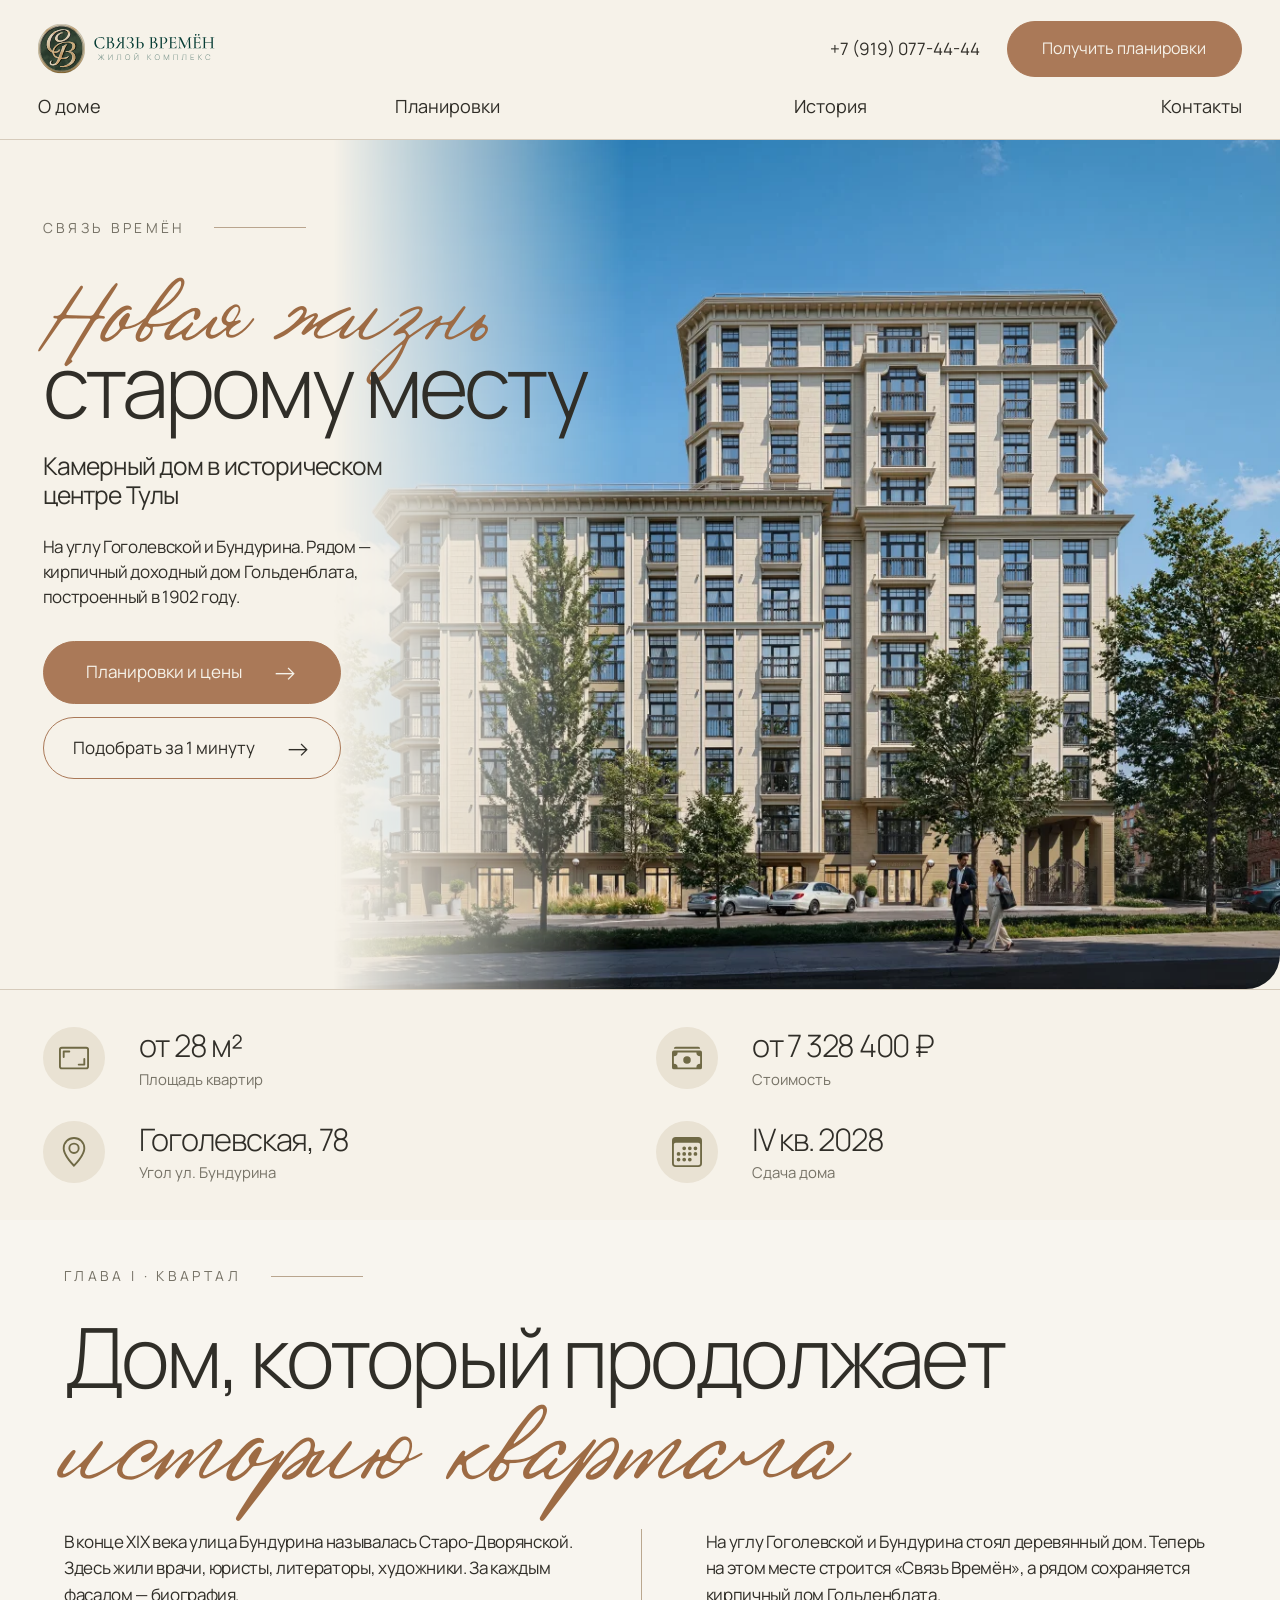
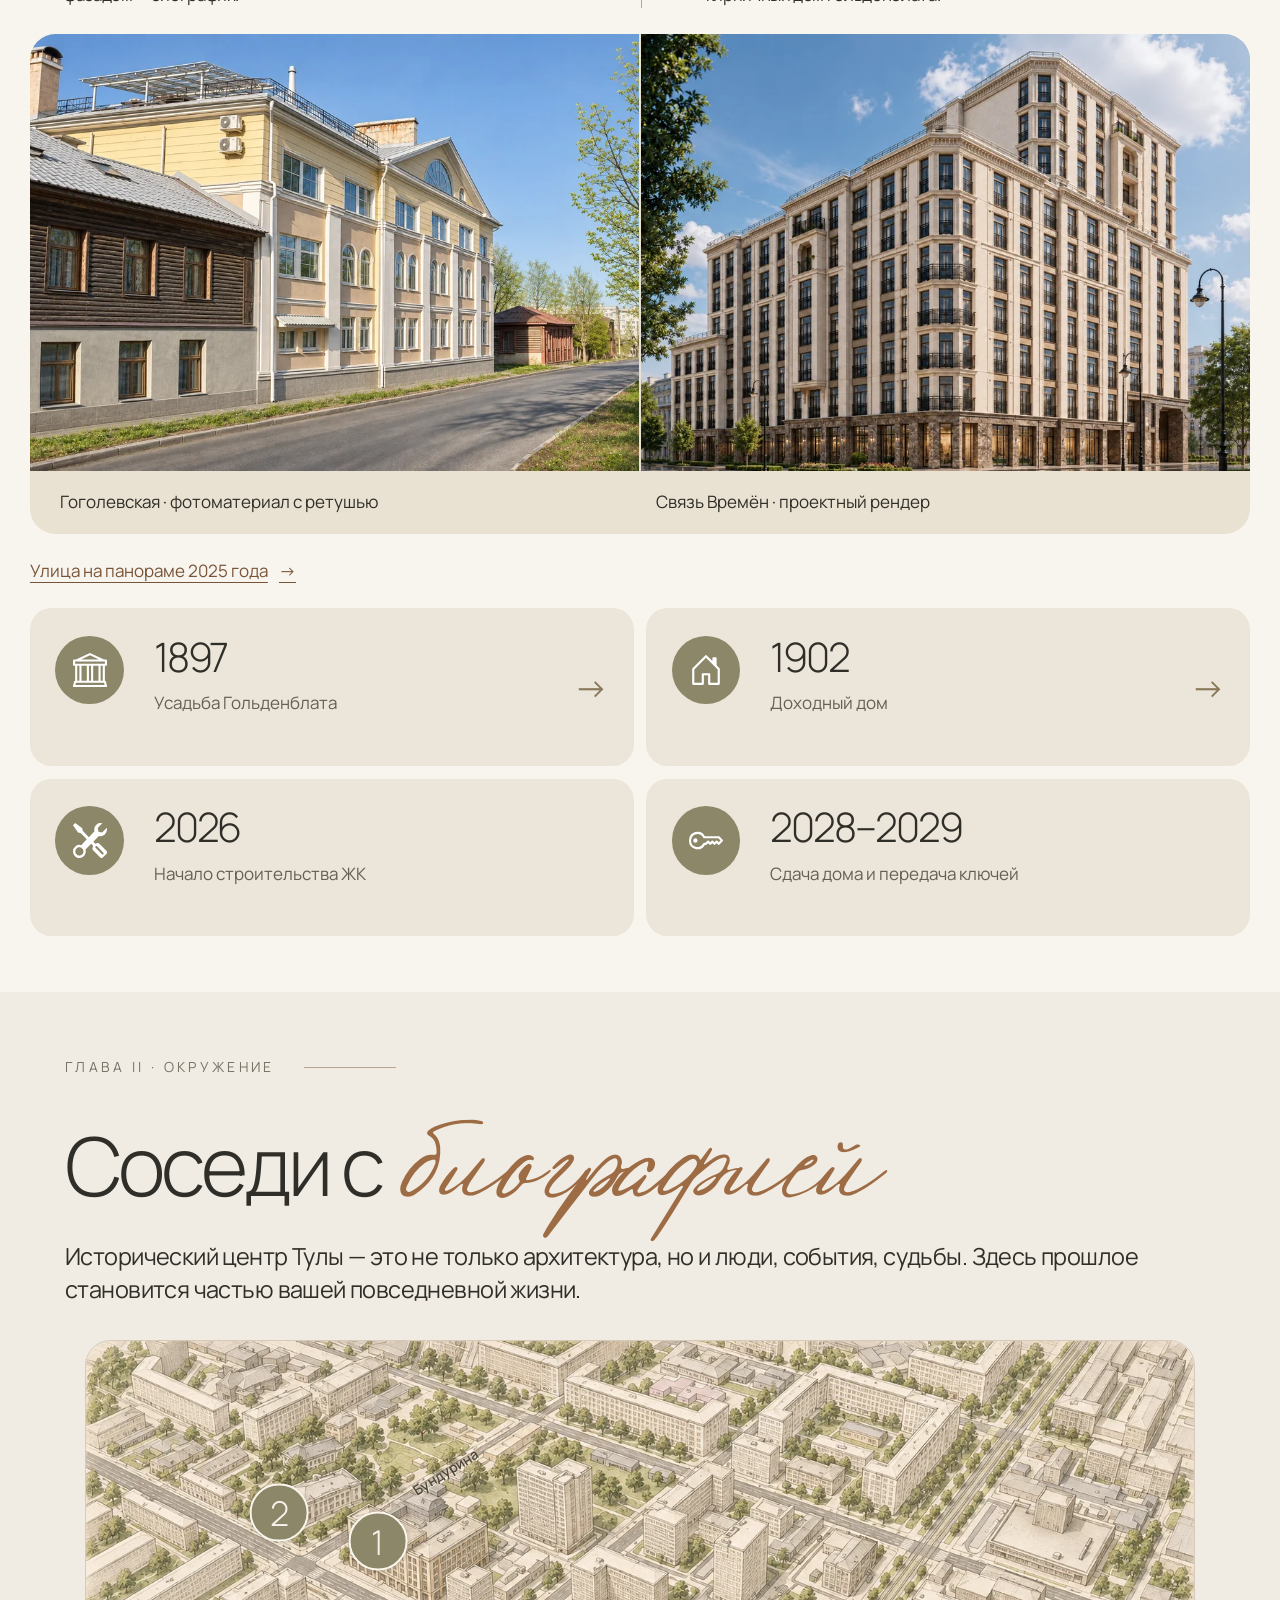
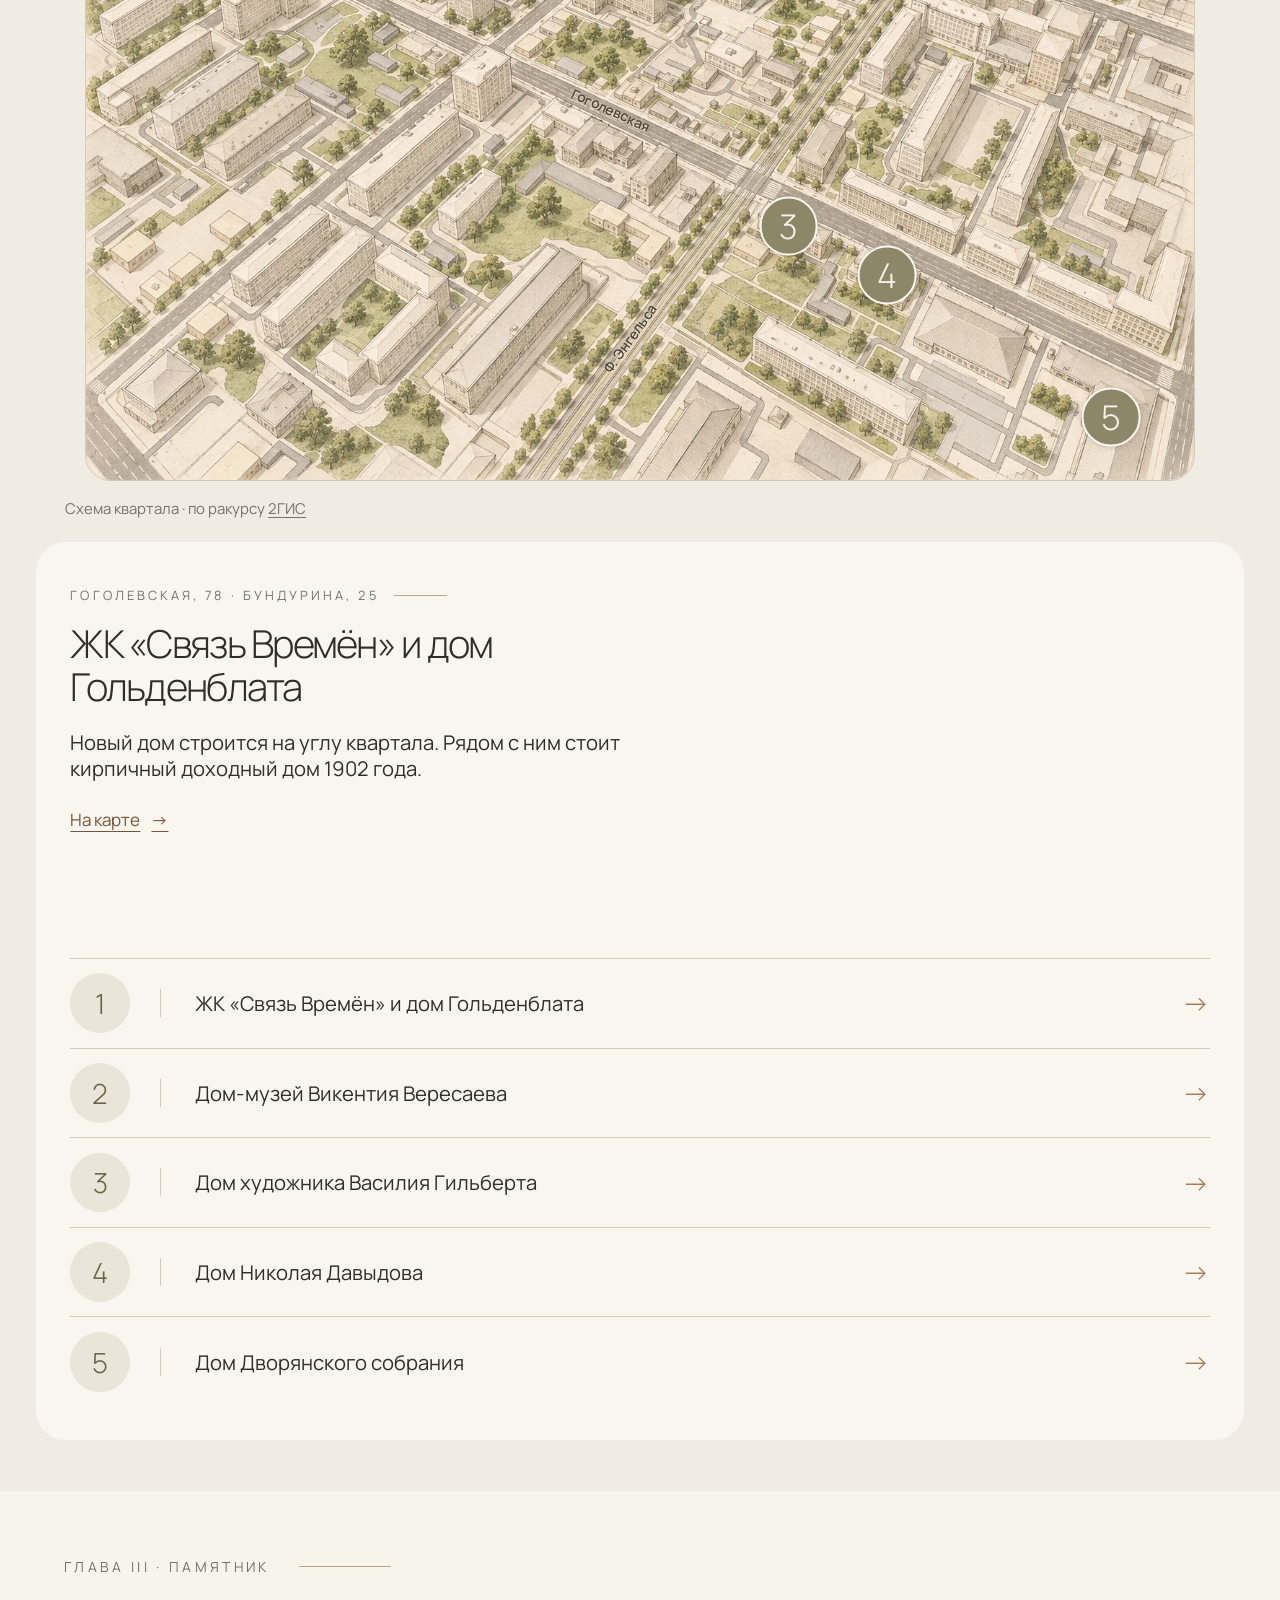
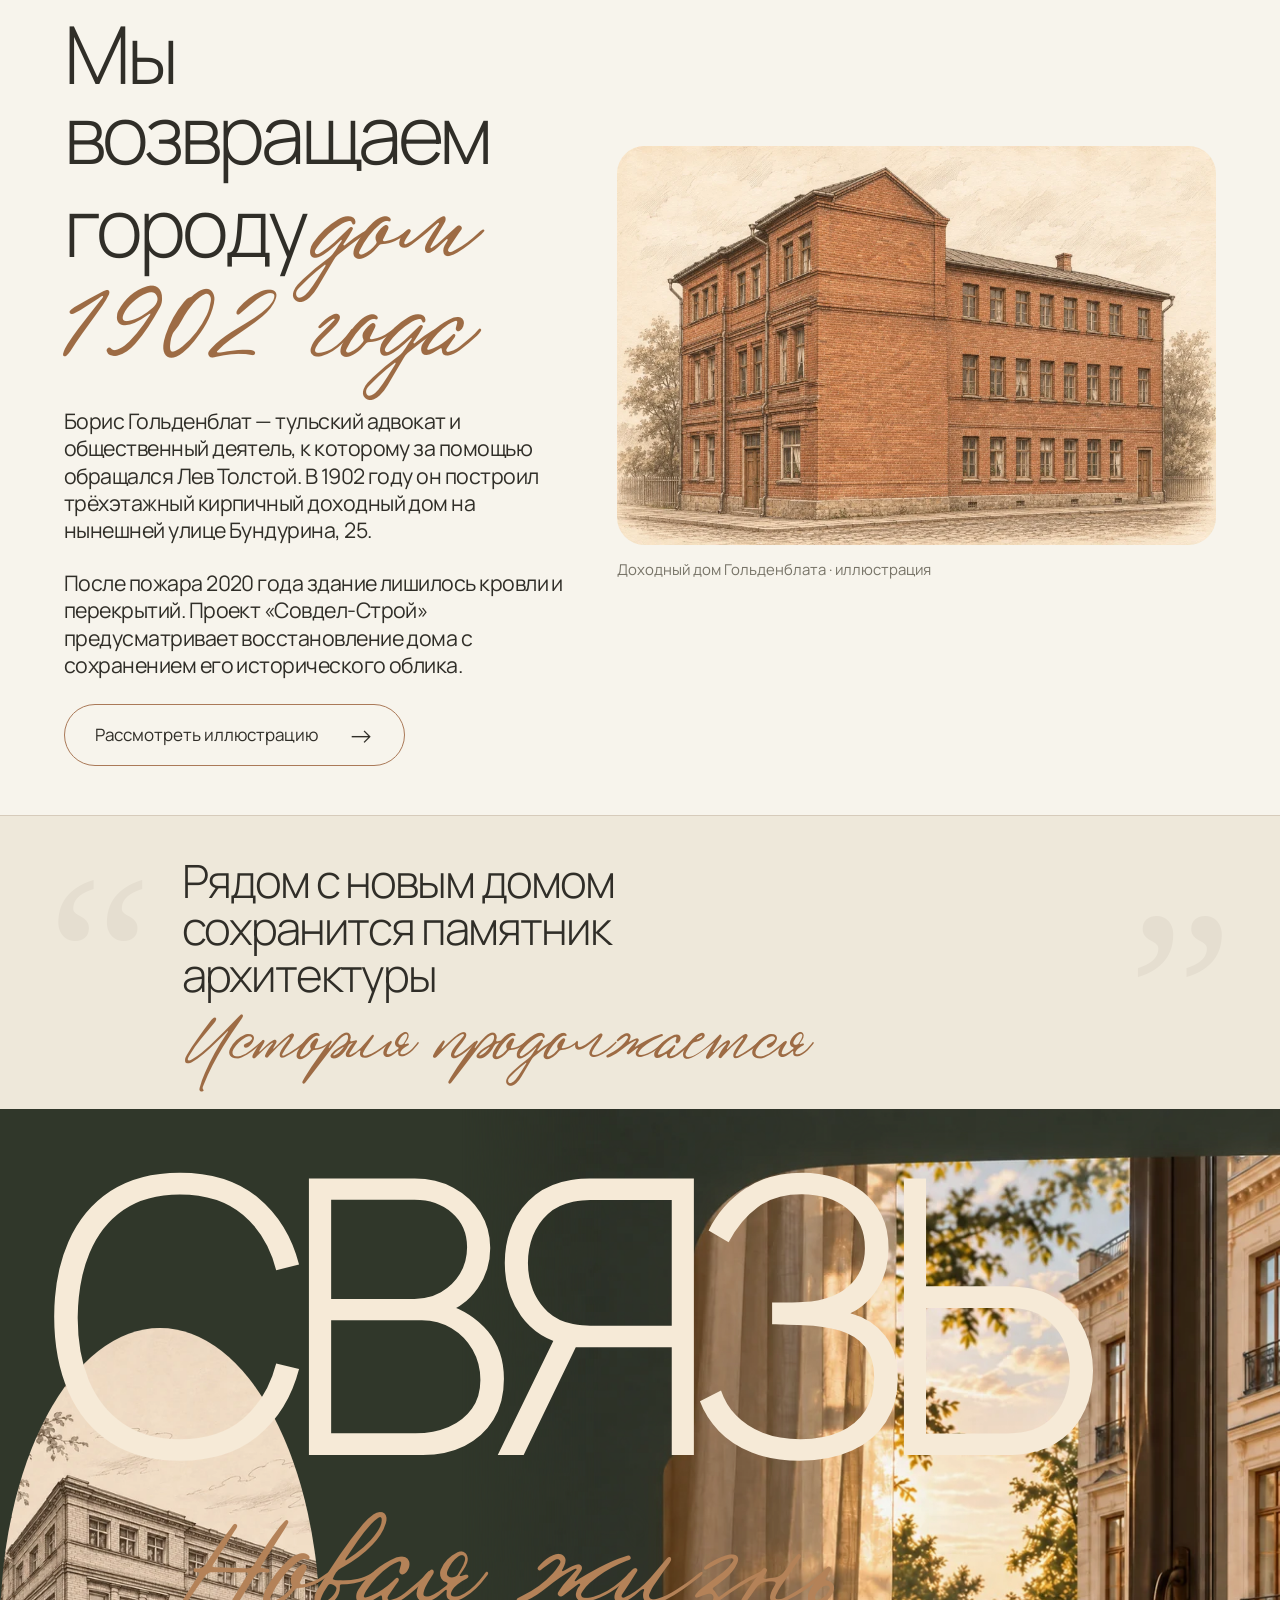
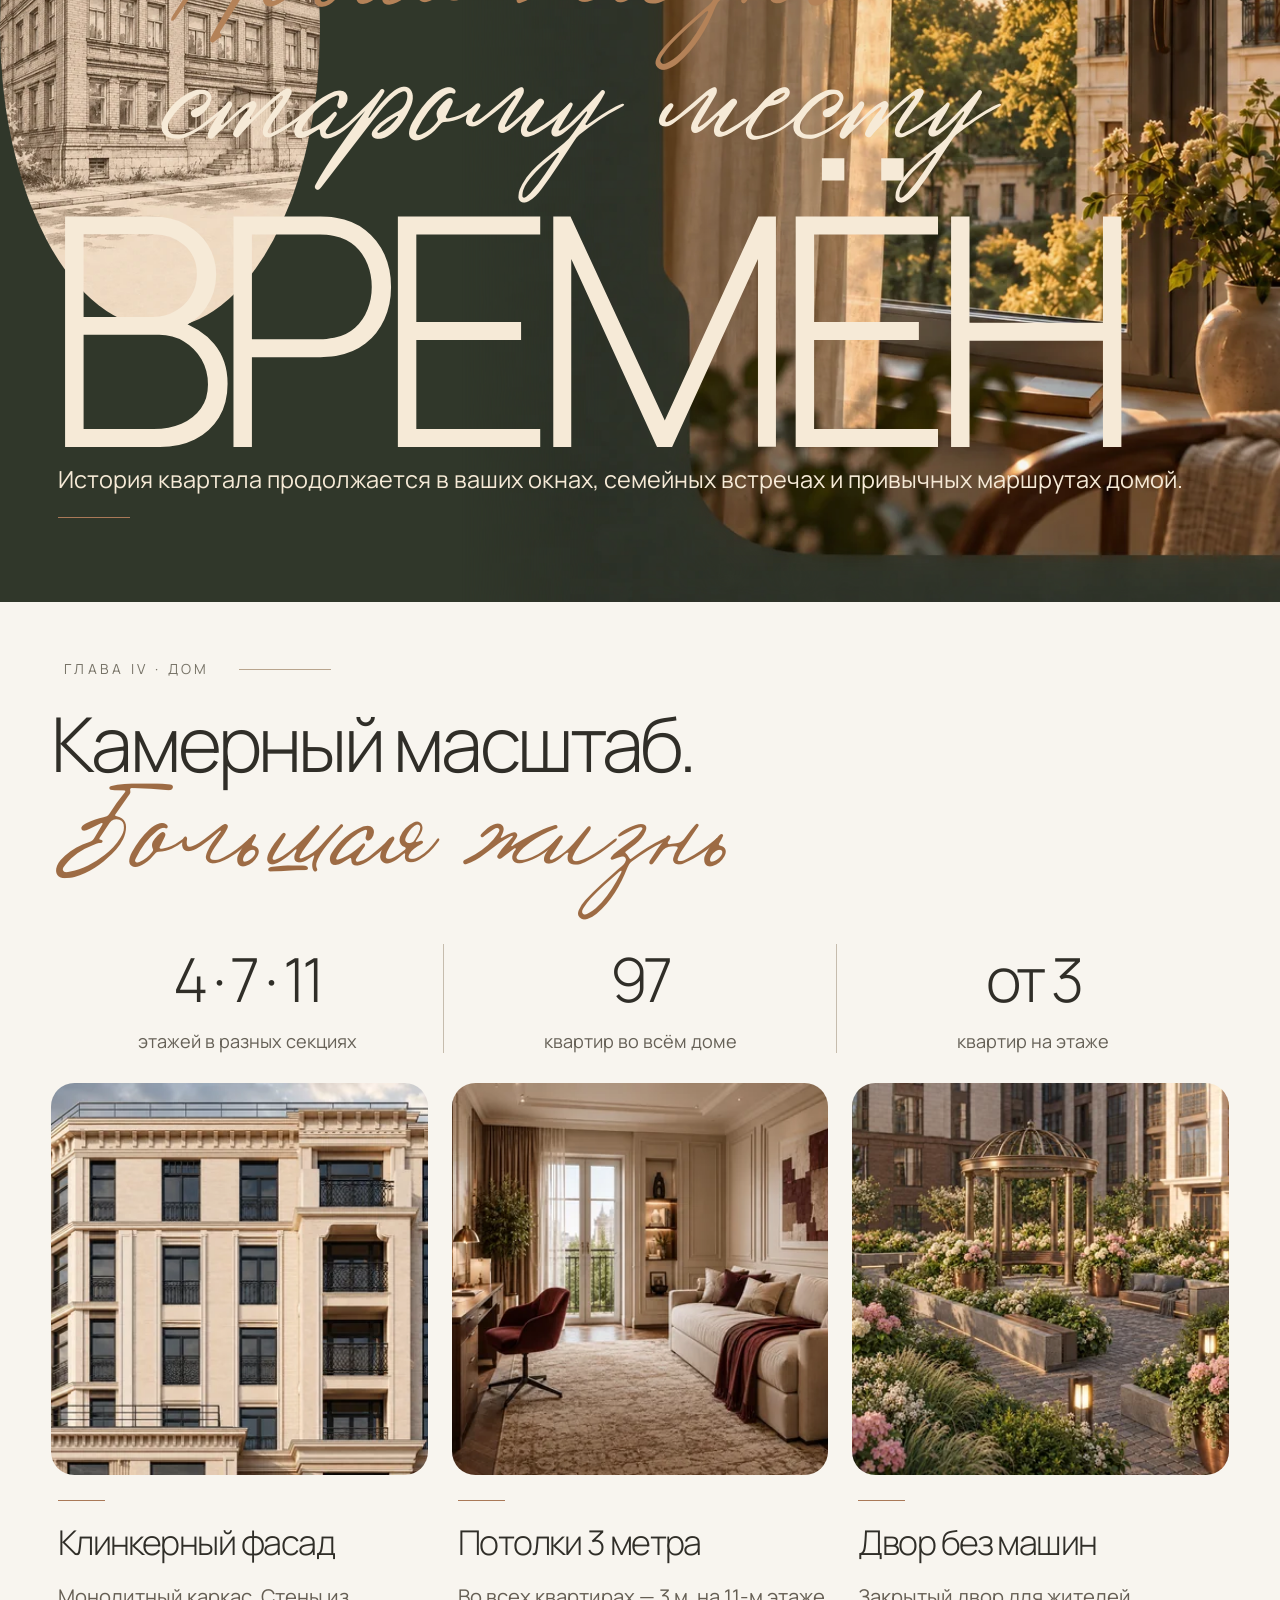
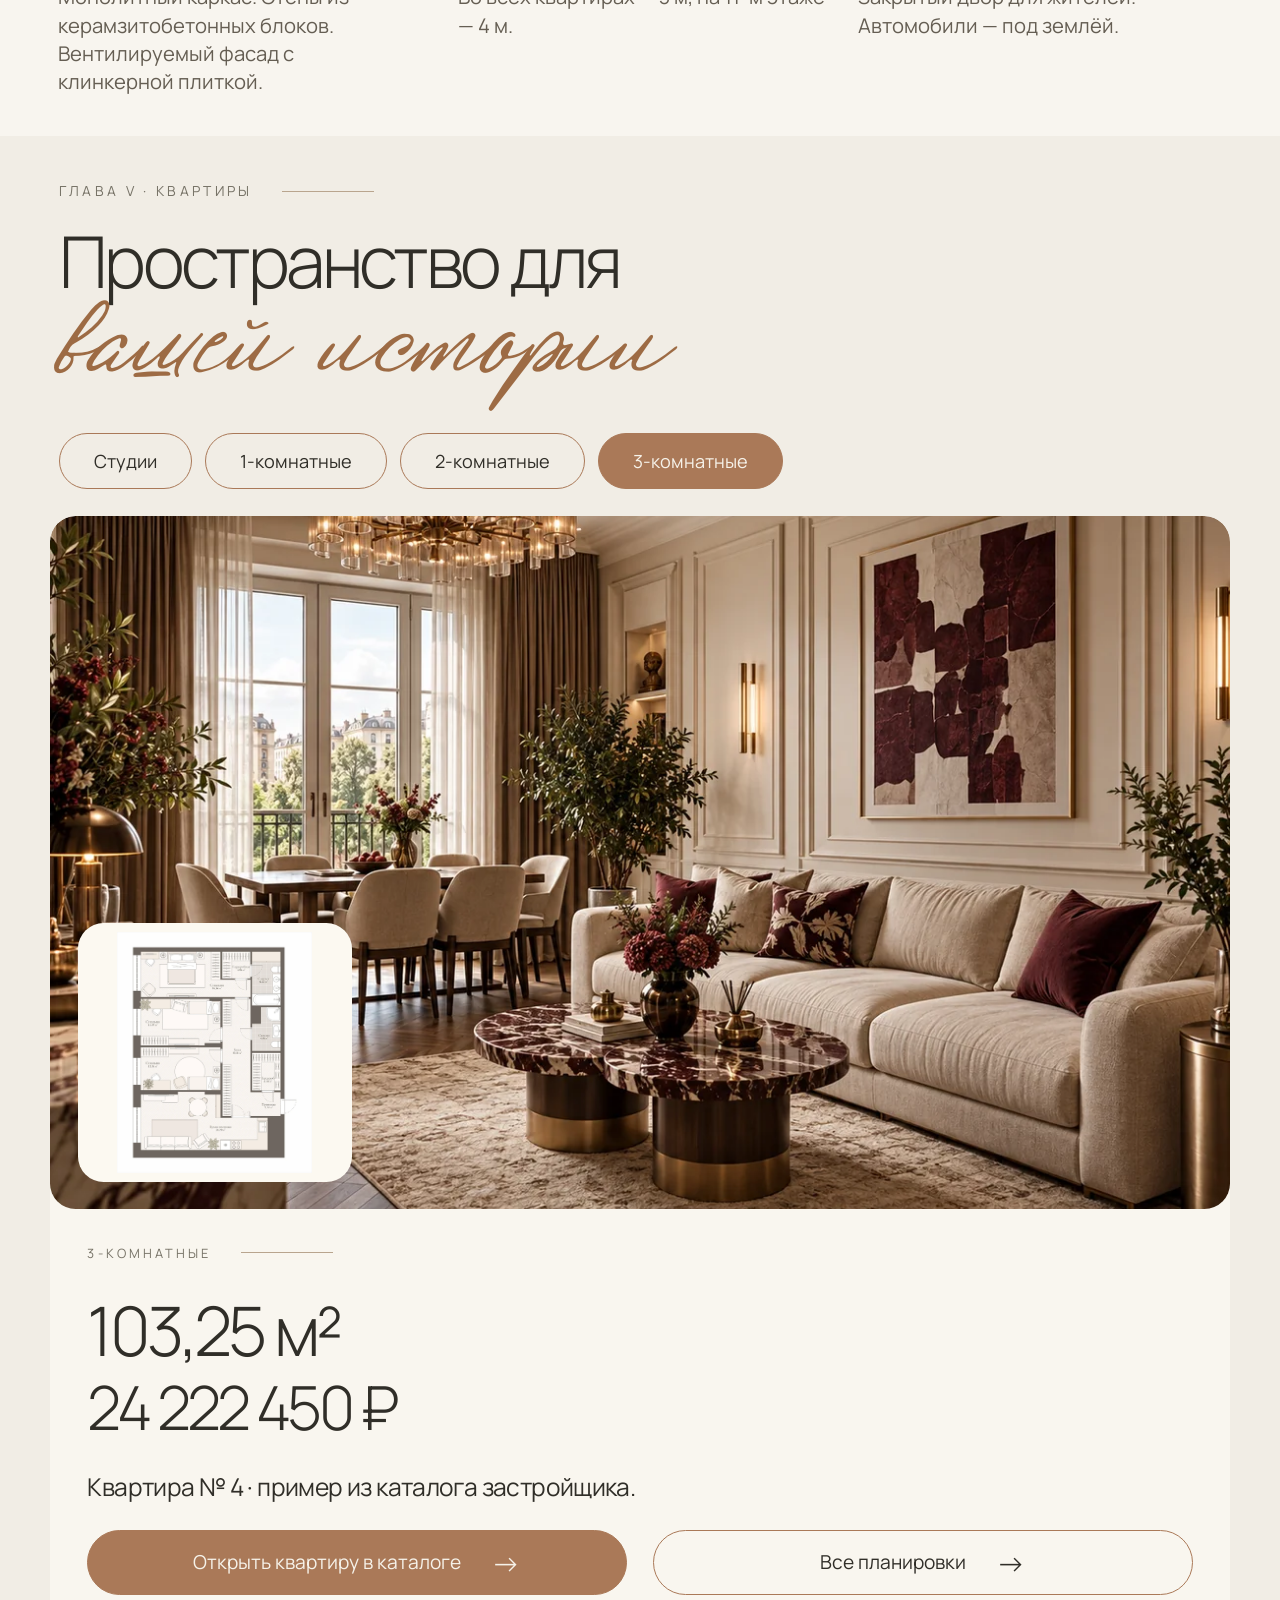
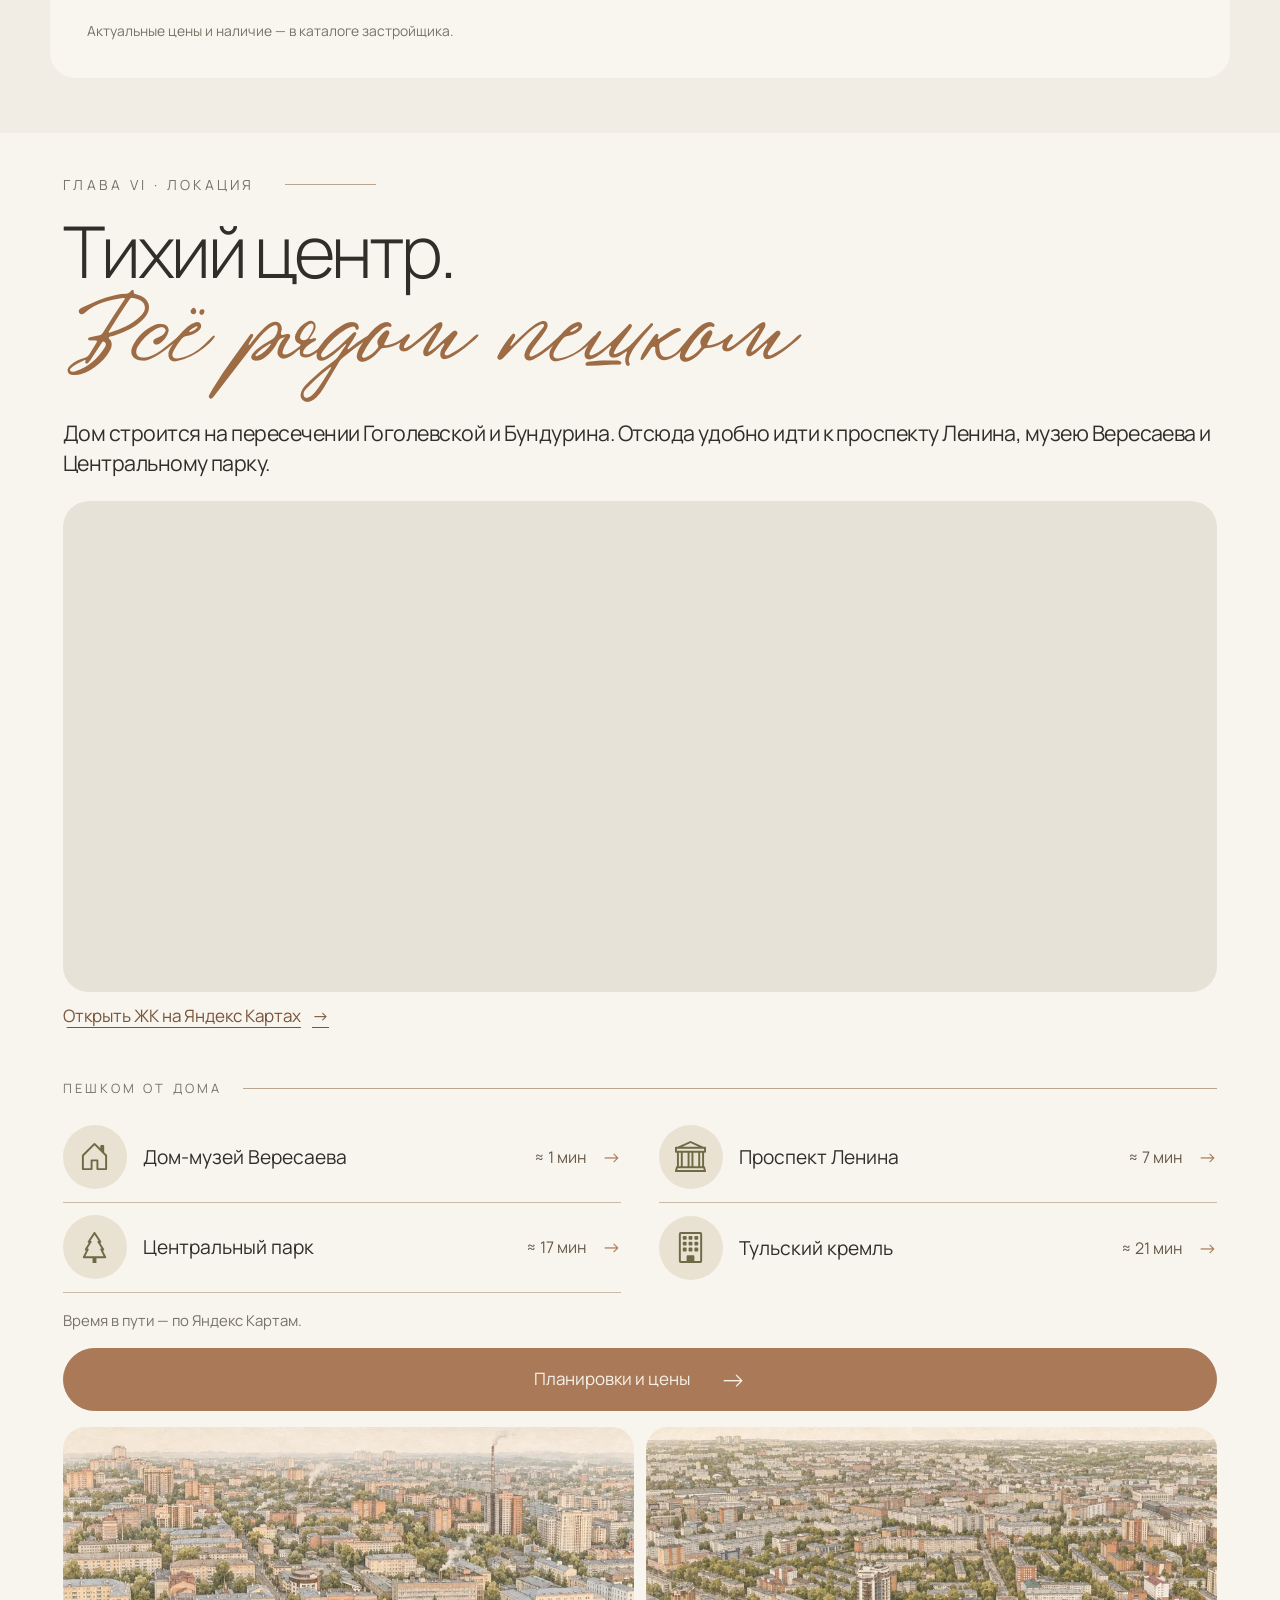
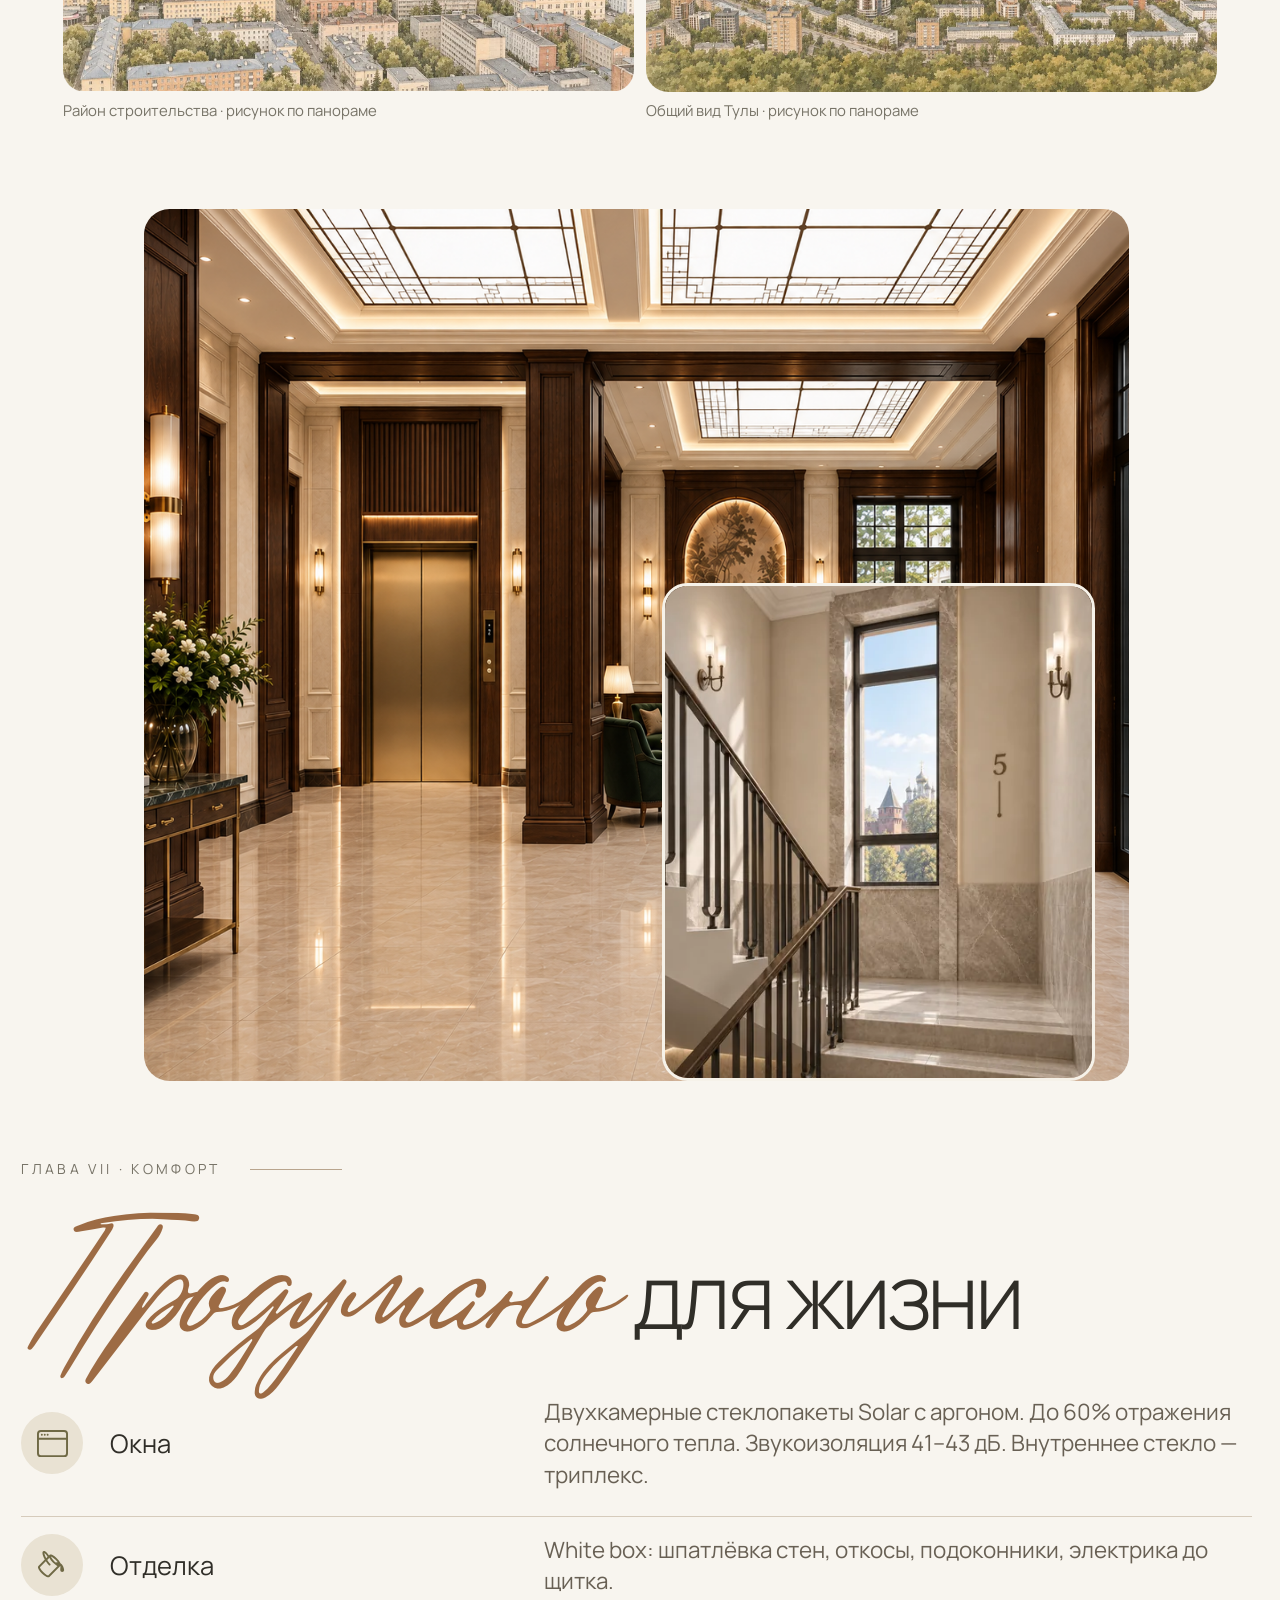
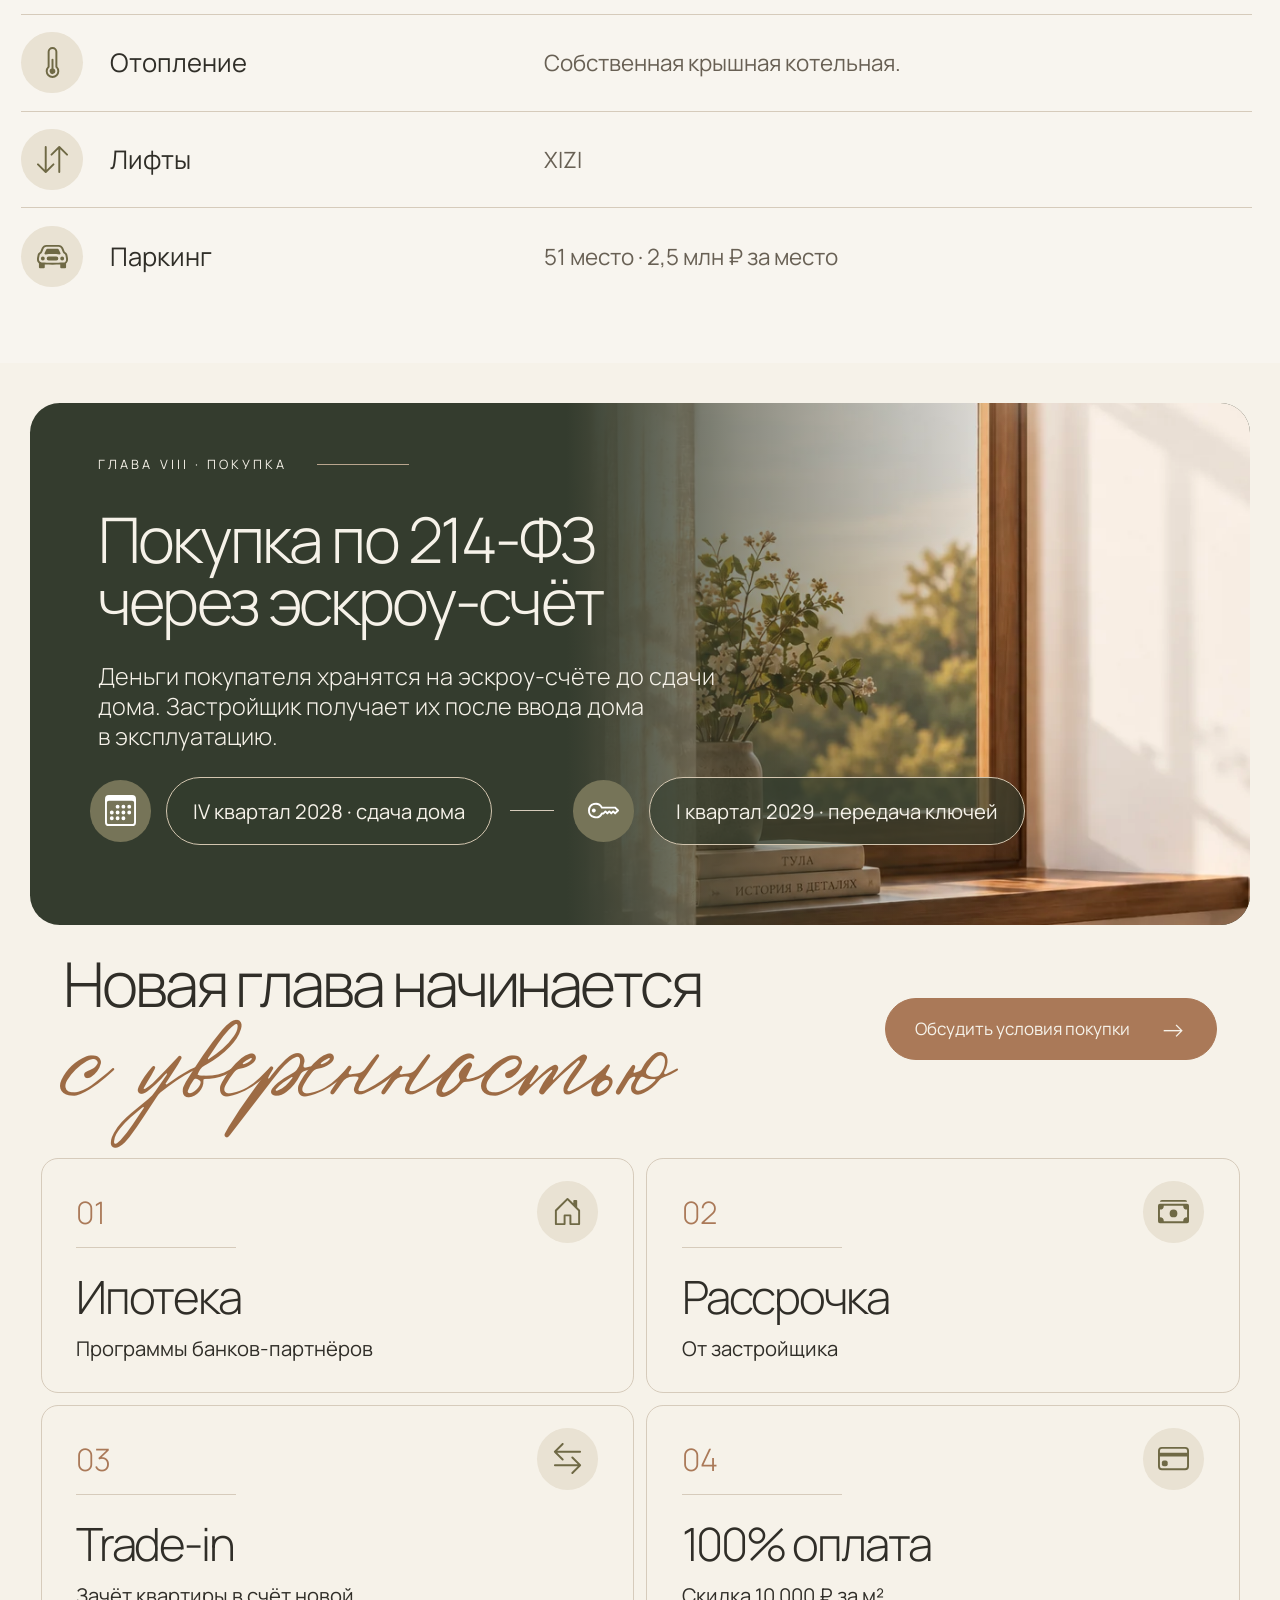
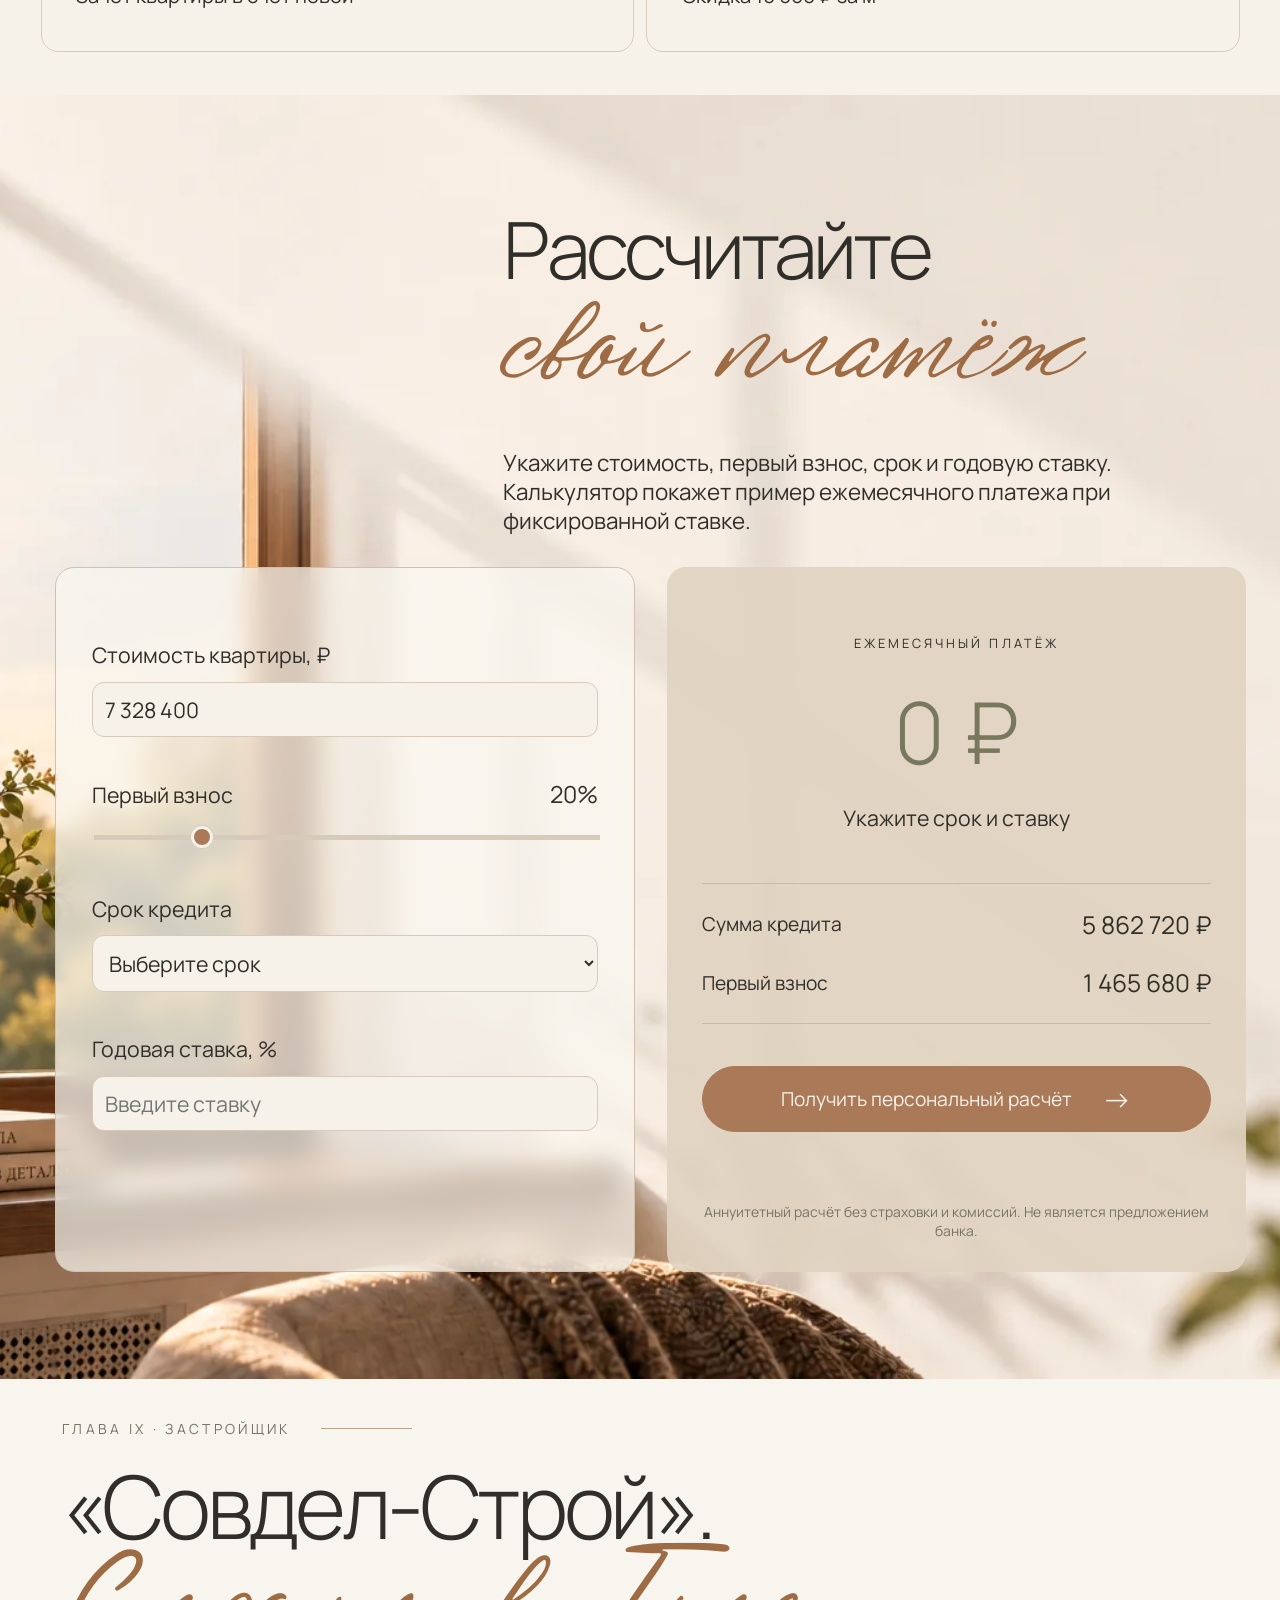
<file: v2/index.html>
<!doctype html>
<html lang="ru">
<head>
<meta charset="UTF-8"><meta name="viewport" content="width=device-width,initial-scale=1">
<title>Связь Времён — новая жизнь старому месту · Версия 2 · Демоверсия</title>
<meta name="description" content="ЖК Связь Времён — камерный дом в историческом центре Тулы. Гоголевская, 78. Планировки, история места и запись в офис продаж.">
<meta name="theme-color" content="#f6f2e9">
<meta name="robots" content="noindex,nofollow">
<link rel="icon" type="image/x-icon" sizes="16x16 32x32 48x48" href="favicon.ico?v=a69c29a12389">
<link rel="icon" type="image/png" sizes="32x32" href="favicon-32.png?v=29f4f97f7fea">
<link rel="apple-touch-icon" sizes="180x180" href="apple-touch-icon.png?v=b016631cbd7d">
<link rel="stylesheet" href="style.css?v=936d7309037e">
<link rel="stylesheet" href="app.css?v=c9f091672d26">
<link rel="stylesheet" href="revisions.css?v=1e232435f1e9">
<link rel="stylesheet" href="layout.css?v=620242fe5ff3">
<link rel="stylesheet" href="v2.css?v=aa8ebb5b8823">
<script src="app.js?v=31286d1d7d5b" defer></script>
</head>
<body>

<div class="page" id="top">
<a class="skip-link" href="#main-content">Перейти к содержимому</a>
<header class="site-header"><div class="header section-container">
<a class="brand" href="#top" aria-label="Связь Времён"><img src="assets/images/svyaz-vremen-logo.svg?v=7d23337fd8c0" alt="Связь Времён — жилой комплекс в Туле" width="265" height="73"></a>
<nav class="navigation" aria-label="Навигация"><a href="#house">О доме</a><a href="#apartments">Планировки</a><a href="#history">История</a><a href="#contacts">Контакты</a></nav>
<div class="header-actions"><a class="phone" href="tel:+79190774444">+7 (919) 077-44-44</a><span class="messengers">MAX · Telegram</span><button class="button button-header" type="button" >Получить планировки</button></div>
</div></header>
<main id="main-content">
<section class="site-section site-section--hero" aria-labelledby="hero-title"><div class="hero">
<div class="hero-scene">
<img class="hero-background" src="assets/images/v2/hero-scene105-1600.webp?v=5634e00b5a90" srcset="assets/images/v2/hero-scene105-640.webp?v=3eb0f0cb4490 640w, assets/images/v2/hero-scene105-1100.webp?v=96efb74cf0f4 1100w, assets/images/v2/hero-scene105-1600.webp?v=5634e00b5a90 1600w, assets/images/v2/hero-scene105-2400.webp?v=2c6f626a34cf 2400w" sizes="(max-width: 767px) 135vw, (max-width: 1599px) 110vw, (max-width: 1900px) 1500px, 80vw" alt="Проектный рендер ЖК «Связь Времён» со стороны Гоголевской улицы" width="1600" height="898" fetchpriority="high" decoding="async">
<div class="section-container hero-container"><div class="hero-content">
<div class="eyebrow"><span>Связь времён</span> <span class="eyebrow-line" aria-hidden="true"></span></div>
<h1 class="hero-title" id="hero-title"><span class="handwriting">Новая жизнь</span> <span>старому месту</span></h1>
<p class="hero-lead">Камерный дом в историческом центре Тулы</p>
<p class="hero-description">На углу Гоголевской и Бундурина. Рядом — кирпичный доходный дом Гольденблата, построенный в 1902 году.</p>
<div class="hero-buttons"><button class="button" type="button" >Планировки и цены <span class="arrow" aria-hidden="true">→</span></button><button class="button button-outline" type="button" >Подобрать за 1 минуту <span class="arrow" aria-hidden="true">→</span></button></div>
</div>
</div></div>
<div class="hero-facts-band"><div class="section-container"><dl class="facts">
<div class="fact"><span class="fact-icon"><img src="assets/icons/area.svg?v=b067dfcc1bdb" alt=""></span><div class="fact-copy"><dt>Площадь квартир</dt><dd>от 28 м²</dd></div></div>
<div class="fact"><span class="fact-icon"><img src="assets/icons/coins.svg?v=3b3eae430abe" alt=""></span><div class="fact-copy"><dt>Стоимость</dt><dd>от 7&#160;328&#160;400 ₽</dd></div></div>
<div class="fact"><span class="fact-icon"><img src="assets/icons/pin.svg?v=9081a3cbe9c6" alt=""></span><div class="fact-copy"><dt>Угол ул. Бундурина</dt><dd>Гоголевская, 78</dd></div></div>
<div class="fact"><span class="fact-icon"><img src="assets/icons/calendar.svg?v=89b3860f87d2" alt=""></span><div class="fact-copy"><dt>Сдача дома</dt><dd>IV кв. 2028</dd></div></div>
</dl>
</div></div></div></section>
<section class="site-section site-section--history" id="history" aria-labelledby="history-title"><div class="history section-container">
<div class="history-heading-row">
<div class="history-heading"><div class="eyebrow"><span>Глава I · Квартал</span> <span class="eyebrow-line" aria-hidden="true"></span></div><h2 class="history-title" id="history-title"><span>Дом, который продолжает</span> <span class="handwriting">историю квартала</span></h2></div>
<div class="paragraph-columns"><p>В конце XIX века улица Бундурина называлась Старо-Дворянской. Здесь жили врачи, юристы, литераторы, художники. За каждым фасадом — биография.</p><p class="paragraph-separated">На углу Гоголевской и Бундурина стоял деревянный дом. Теперь на этом месте строится «Связь Времён», а рядом сохраняется кирпичный дом Гольденблата.</p></div>
</div>
<figure class="history-panorama">
  <div class="v2-history-images">
    <img src="assets/images/v2/street-956.webp?v=422b4e727c3e" srcset="assets/images/v2/street-480.webp?v=3a7105d3f9ea 480w, assets/images/v2/street-956.webp?v=422b4e727c3e 956w" sizes="(max-width: 767px) 46vw, 48vw" alt="Гоголевская улица и исторические фасады" width="956" height="638" loading="lazy" decoding="async">
    <img src="assets/images/v2/project-render-1200.webp?v=39318d268a99" srcset="assets/images/v2/project-render-520.webp?v=5b90cfd3b807 520w, assets/images/v2/project-render-850.webp?v=ac5239f6fa57 850w, assets/images/v2/project-render-1200.webp?v=39318d268a99 1200w" sizes="(max-width: 767px) 46vw, 48vw" alt="Проектный рендер нового жилого комплекса" width="1200" height="900" loading="lazy" decoding="async">
  </div>
  <figcaption><span>Гоголевская · фотоматериал с ретушью</span><span>Связь Времён · проектный рендер</span></figcaption>
</figure>
<a class="v2-text-link" href="https://yandex.ru/maps/15/tula/house/gogolevskaya_ulitsa_78_27/Z04YcAdiSkUGQFtufX15eX9mYQ==/panorama/?panorama%5Bdirection%5D=64.7%2C10&amp;panorama%5Bpoint%5D=37.602053%2C54.188287&amp;panorama%5Bspan%5D=117.801137%2C60" target="_blank" rel="noopener">Улица на панораме 2025 года <span aria-hidden="true">→</span></a>
<ol class="timeline" aria-label="История места">
<li><span class="timeline-icon"><img src="assets/icons/column.svg?v=a3bcb5f82bd8" alt=""></span><div class="timeline-copy"><span class="timeline-year">1897</span> <span class="timeline-text">Усадьба Гольденблата</span></div><span class="timeline-arrow">→</span></li>
<li><span class="timeline-icon"><img src="assets/icons/house.svg?v=a2d1ed088c96" alt=""></span><div class="timeline-copy"><span class="timeline-year">1902</span> <span class="timeline-text">Доходный дом</span></div><span class="timeline-arrow">→</span></li>
<li><span class="timeline-icon"><img src="assets/icons/tools.svg?v=7745a5eb52d1" alt=""></span><div class="timeline-copy"><span class="timeline-year">2026</span> <span class="timeline-text">Начало строительства ЖК</span></div></li>
<li><span class="timeline-icon"><img src="assets/icons/key.svg?v=3892d867b96e" alt=""></span><div class="timeline-copy"><span class="timeline-year">2028–2029</span> <span class="timeline-text">Сдача дома и передача ключей</span></div></li>
</ol>
</div></section>

<section class="site-section site-section--neighbors" id="neighbors" aria-labelledby="neighbors-title"><div class="neighbors screen section-container">
<div class="neighbors-left">
<div class="eyebrow"><span>Глава II · Окружение</span> <span class="eyebrow-line" aria-hidden="true"></span></div>
<h2 class="section-title" id="neighbors-title">Соседи с <span class="handwriting">биографией</span></h2>
<p class="intro">Исторический центр Тулы — это не только архитектура, но и люди, события, судьбы. Здесь прошлое становится частью вашей повседневной жизни.</p>
<div class="media-frame neighborhood-map">
  <img src="assets/images/v2/quarter-2gis-drawing-1536.webp?v=f2a3b5f8ef8d"
       srcset="assets/images/v2/quarter-2gis-drawing-540.webp?v=597e43585321 540w, assets/images/v2/quarter-2gis-drawing-936.webp?v=0ea8b18bcf37 936w, assets/images/v2/quarter-2gis-drawing-1536.webp?v=f2a3b5f8ef8d 1536w"
       sizes="(max-width: 767px) 90vw, (max-width: 1599px) 87vw, (max-width: 1900px) 53vw, 45vw"
       alt="Рисованная схема кварталов Тулы вдоль Гоголевской улицы от Бундурина до проспекта Ленина"
       width="1536" height="1024" loading="lazy" decoding="async">
  <span class="map-street" style="--x:32.4%;--y:17.8%;--angle:-32deg" aria-hidden="true">Бундурина</span>
  <span class="map-street" style="--x:47.4%;--y:50%;--angle:24deg" aria-hidden="true">Гоголевская</span>
  <span class="map-street" style="--x:49.1%;--y:80.8%;--angle:-55deg" aria-hidden="true">Ф. Энгельса</span>
  <button class="map-marker" type="button" data-neighbor="1" style="--x:26.37%;--y:27.15%" aria-label="1. ЖК «Связь Времён» и дом Гольденблата" aria-pressed="false">1</button>
  <button class="map-marker" type="button" data-neighbor="2" style="--x:17.45%;--y:23.24%" aria-label="2. Дом-музей Викентия Вересаева" aria-pressed="false">2</button>
  <button class="map-marker" type="button" data-neighbor="3" style="--x:63.41%;--y:65.62%" aria-label="3. Дом художника Василия Гильберта" aria-pressed="false">3</button>
  <button class="map-marker" type="button" data-neighbor="4" style="--x:72.27%;--y:72.27%" aria-label="4. Дом Николая Давыдова" aria-pressed="false">4</button>
  <button class="map-marker" type="button" data-neighbor="5" style="--x:92.51%;--y:91.50%" aria-label="5. Дом Дворянского собрания" aria-pressed="false">5</button>
</div>
<small class="caption">Схема квартала · по ракурсу <a href="https://2gis.ru/tula?m=37.6053%2C54.1873%2F16.7" target="_blank" rel="noopener">2ГИС</a></small>
</div>
<div class="neighbor-panel">
  <div class="neighbor-feature">
    <div class="neighbor-copy" aria-live="polite">
      <div class="eyebrow"><span>Гоголевская, 78 · Бундурина, 25</span> <span class="eyebrow-line" aria-hidden="true"></span></div>
      <h3>ЖК «Связь Времён» и дом Гольденблата</h3>
      <p>Новый дом строится на углу квартала. Рядом с ним стоит кирпичный доходный дом 1902 года.</p>
      <a class="v2-text-link neighbor-link" href="https://yandex.ru/maps/?ll=37.602301%2C54.188355&amp;z=17&amp;pt=37.602301%2C54.188355" target="_blank" rel="noopener">На карте <span aria-hidden="true">→</span></a>
    </div>
    <div class="media-frame neighbor-art"><img src="assets/images/v2/project-render-1200.webp?v=39318d268a99" srcset="assets/images/v2/project-render-520.webp?v=5b90cfd3b807 520w, assets/images/v2/project-render-850.webp?v=ac5239f6fa57 850w, assets/images/v2/project-render-1200.webp?v=39318d268a99 1200w" sizes="(max-width: 767px) 32vw, 15vw" alt="Проектный рендер ЖК «Связь Времён»" width="1200" height="900" loading="lazy" decoding="async"></div>
  </div>
  <ol class="neighbor-list">
  <li data-neighbor="1" data-street="Гоголевская, 78 · Бундурина, 25" data-description="Новый дом строится на углу квартала. Рядом с ним стоит кирпичный доходный дом 1902 года." data-href="https://yandex.ru/maps/?ll=37.602301%2C54.188355&amp;z=17&amp;pt=37.602301%2C54.188355"><span class="number">1</span> <span class="neighbor-name">ЖК «Связь Времён» и дом Гольденблата</span> <span class="arrow" aria-hidden="true">→</span></li>
<li data-neighbor="2" data-street="Гоголевская, 82" data-description="Мемориальный музей в доме, где родился и вырос писатель Викентий Вересаев." data-href="https://yandex.ru/maps/?text=%D0%A2%D1%83%D0%BB%D0%B0%2C%20%D0%93%D0%BE%D0%B3%D0%BE%D0%BB%D0%B5%D0%B2%D1%81%D0%BA%D0%B0%D1%8F%20%D1%83%D0%BB%D0%B8%D1%86%D0%B0%2C%2082"><span class="number">2</span> <span class="neighbor-name">Дом-музей Викентия Вересаева</span> <span class="arrow" aria-hidden="true">→</span></li>
<li data-neighbor="3" data-street="Гоголевская, 49/81" data-description="Здесь художник Василий Гильберт жил и работал в 1904–1920 годах." data-href="https://yandex.ru/maps/?text=%D0%A2%D1%83%D0%BB%D0%B0%2C%20%D0%93%D0%BE%D0%B3%D0%BE%D0%BB%D0%B5%D0%B2%D1%81%D0%BA%D0%B0%D1%8F%20%D1%83%D0%BB%D0%B8%D1%86%D0%B0%2C%2049/81"><span class="number">3</span> <span class="neighbor-name">Дом художника Василия Гильберта</span> <span class="arrow" aria-hidden="true">→</span></li>
<li data-neighbor="4" data-street="Гоголевская, 47" data-description="В этом доме состоялось знакомство Льва Толстого и Константина Станиславского." data-href="https://yandex.ru/maps/?text=%D0%A2%D1%83%D0%BB%D0%B0%2C%20%D0%93%D0%BE%D0%B3%D0%BE%D0%BB%D0%B5%D0%B2%D1%81%D0%BA%D0%B0%D1%8F%20%D1%83%D0%BB%D0%B8%D1%86%D0%B0%2C%2047"><span class="number">4</span> <span class="neighbor-name">Дом Николая Давыдова</span> <span class="arrow" aria-hidden="true">→</span></li>
<li data-neighbor="5" data-street="Проспект Ленина, 44" data-description="Сегодня в здании Дворянского собрания работает Тульская областная филармония." data-href="https://yandex.ru/maps/?text=%D0%A2%D1%83%D0%BB%D0%B0%2C%20%D0%BF%D1%80%D0%BE%D1%81%D0%BF%D0%B5%D0%BA%D1%82%20%D0%9B%D0%B5%D0%BD%D0%B8%D0%BD%D0%B0%2C%2044"><span class="number">5</span> <span class="neighbor-name">Дом Дворянского собрания</span> <span class="arrow" aria-hidden="true">→</span></li>
</ol>
</div>
</div></section>

<section class="site-section site-section--restoration" id="restoration" aria-labelledby="restoration-title">
<div class="restoration section-container">
  <div class="restoration-top">
    <div class="restoration-copy">
      <div class="eyebrow"><span>Глава III · Памятник</span> <span class="eyebrow-line" aria-hidden="true"></span></div>
      <h2 class="section-title" id="restoration-title">Мы возвращаем городу <span class="handwriting">дом 1902 года</span></h2>
      <p>Борис Гольденблат — тульский адвокат и общественный деятель, к которому за помощью обращался Лев Толстой. В 1902 году он построил трёхэтажный кирпичный доходный дом на нынешней улице Бундурина, 25.</p>
      <p>После пожара 2020 года здание лишилось кровли и перекрытий. Проект «Совдел-Строй» предусматривает восстановление дома с сохранением его исторического облика.</p>
      <button class="button button-outline" type="button" data-enlarge="goldenblat-illustration">Рассмотреть иллюстрацию <span class="arrow" aria-hidden="true">→</span></button>
    </div>
    <figure class="v2-restoration-photo">
      <div class="media-frame" id="goldenblat-illustration">
        <img src="assets/images/v2/goldenblat-brick-house-1536.webp?v=5d58b1ab7e8d"
             srcset="assets/images/v2/goldenblat-brick-house-540.webp?v=ae31e83cb47f 540w, assets/images/v2/goldenblat-brick-house-960.webp?v=8e5ede01fce7 960w, assets/images/v2/goldenblat-brick-house-1536.webp?v=5d58b1ab7e8d 1536w"
             sizes="(max-width: 767px) 90vw, 51vw"
             alt="Иллюстрация доходного дома Гольденблата на Бундурина, 25" width="1536" height="1024" loading="lazy" decoding="async">
      </div>
      <figcaption class="caption">Доходный дом Гольденблата · иллюстрация</figcaption>
    </figure>
  </div>
  <blockquote class="restoration-quote"><span class="quote-mark" aria-hidden="true">“</span><div><p>Рядом с новым домом сохранится памятник архитектуры</p><span class="handwriting">История продолжается</span></div><span class="quote-mark quote-end" aria-hidden="true">”</span></blockquote>
</div></section>

<section class="site-section site-section--interlude" id="interlude" aria-label="Связь времён — новая жизнь старому месту">
<div class="v2-interlude-art" aria-hidden="true">
  <img class="v2-interlude-archive" src="assets/images/v2/goldenblat-vignette-840.webp?v=4c6de1595b19" srcset="assets/images/v2/goldenblat-vignette-480.webp?v=219e414e0c09 480w, assets/images/v2/goldenblat-vignette-840.webp?v=4c6de1595b19 840w" sizes="(max-width: 767px) 42vw, 25vw" alt="" width="840" height="1260" loading="lazy" decoding="async">
  <img class="v2-interlude-window" src="assets/images/v2/interlude-window-evening-1086.webp?v=a07f63dec3c9"
       srcset="assets/images/v2/interlude-window-evening-480.webp?v=df2d3b3f9e85 480w, assets/images/v2/interlude-window-evening-840.webp?v=cd9bc8297a7f 840w, assets/images/v2/interlude-window-evening-1086.webp?v=a07f63dec3c9 1086w"
       sizes="(max-width: 767px) 100vw, (max-width: 1599px) 64vw, (max-width: 1900px) 800px, 43vw"
       alt="" width="1086" height="1448" loading="lazy" decoding="async">
</div>
<div class="interlude section-container">
<div class="interlude-content"><span class="interlude-word">СВЯЗЬ</span><p class="interlude-script handwriting">Новая жизнь <span>старому месту</span></p><span class="interlude-word interlude-word-bottom">ВРЕМЁН</span><p class="interlude-caption">История квартала продолжается в ваших окнах, семейных встречах и привычных маршрутах домой.</p><span class="small-line"></span></div>
</div></section>

<section class="site-section site-section--features" id="house" aria-labelledby="house-title"><div class="features screen section-container">
<div class="eyebrow"><span>Глава IV · Дом</span> <span class="eyebrow-line" aria-hidden="true"></span></div>
<div class="features-heading"><h2 class="section-title" id="house-title">Камерный масштаб. <span class="handwriting">Большая жизнь</span></h2>
<dl class="large-stats"><div><dt>этажей в разных секциях</dt><dd>4 · 7 · 11</dd></div><div><dt>квартир во всём доме</dt><dd>97</dd></div><div><dt>квартир на этаже</dt><dd>от 3</dd></div></dl></div>
<div class="feature-cards">
<article class="feature-card"><div class="media-frame "><img src="assets/images/v2/facade-detail-850.webp?v=1a22d9a7c040" srcset="assets/images/v2/facade-detail-480.webp?v=e3c22b65e789 480w, assets/images/v2/facade-detail-850.webp?v=1a22d9a7c040 850w" sizes="(max-width: 767px) 90vw, 33vw" alt="Фрагмент фасада ЖК · проектный рендер" width="850" height="680" loading="lazy" decoding="async"></div><span class="small-line"></span><h3>Клинкерный фасад</h3><p>Монолитный каркас. Стены из керамзитобетонных блоков. Вентилируемый фасад с клинкерной плиткой.</p></article>
<article class="feature-card"><div class="media-frame "><img src="assets/images/v2/high-ceilings-850.webp?v=7695921b7ef9" srcset="assets/images/v2/high-ceilings-480.webp?v=b1fabe6e1727 480w, assets/images/v2/high-ceilings-850.webp?v=7695921b7ef9 850w" sizes="(max-width: 767px) 90vw, 33vw" alt="Интерьер квартиры · проектный рендер" width="850" height="638" loading="lazy" decoding="async"></div><span class="small-line"></span><h3>Потолки 3 метра</h3><p>Во всех квартирах — 3 м, на 11-м этаже — 4 м.</p></article>
<article class="feature-card"><div class="media-frame "><img src="assets/images/v2/courtyard-850.webp?v=e3bd534b133a" srcset="assets/images/v2/courtyard-480.webp?v=3f078234f157 480w, assets/images/v2/courtyard-850.webp?v=e3bd534b133a 850w" sizes="(max-width: 767px) 90vw, 33vw" alt="Внутренний двор · проектный рендер" width="850" height="638" loading="lazy" decoding="async"></div><span class="small-line"></span><h3>Двор без машин</h3><p>Закрытый двор для жителей. Автомобили — под землёй.</p></article>
</div>
</div></section>

<section class="site-section site-section--apartments" id="apartments" aria-labelledby="apartments-title"><div class="apartments screen section-container">
<div class="eyebrow"><span>Глава V · Квартиры</span> <span class="eyebrow-line" aria-hidden="true"></span></div>
<h2 class="section-title" id="apartments-title">Пространство для <span class="handwriting">вашей истории</span></h2>
<div class="apartment-tabs" aria-label="Типы квартир"><button type="button" data-flat-type="studio">Студии</button><button type="button" data-flat-type="1">1-комнатные</button><button type="button" data-flat-type="2">2-комнатные</button><button type="button" data-flat-type="3" class="active">3-комнатные</button></div>
<div class="apartment-card">
  <div class="apartment-image">
    <img class="apartment-original" src="assets/images/v2/interior-3-1200.webp?v=80c1d113ef20" srcset="assets/images/v2/interior-3-520.webp?v=41df93df5d70 520w, assets/images/v2/interior-3-850.webp?v=3e18f706ee8e 850w, assets/images/v2/interior-3-1200.webp?v=80c1d113ef20 1200w" sizes="(max-width: 1599px) 92vw, 55vw" alt="Визуализация интерьера · пример оформления" width="1200" height="900" loading="lazy" decoding="async">
    <figure class="plan-thumbnail"><div class="media-frame">
      <img src="assets/images/v2/plan-3-900.webp?v=1e0cecf40383" alt="План квартиры № 4" width="900" height="1113" loading="lazy" decoding="async">
    </div></figure>
  </div>
  <div class="apartment-details">
    <div class="eyebrow"><span>3-комнатные</span> <span class="eyebrow-line" aria-hidden="true"></span></div>
    <div class="apartment-price"><p data-flat-area>103,25 м²</p><p data-flat-price>24 222 450 ₽</p></div>
    <p class="intro" data-flat-caption>Квартира № 4 · пример из каталога застройщика.</p>
    <a class="button" data-flat-link href="https://svyaz-vremen.ru/apartments/flats/4/" target="_blank" rel="noopener">Открыть квартиру в каталоге <span class="arrow" aria-hidden="true">→</span></a>
    <a class="button button-outline" href="https://svyaz-vremen.ru/apartments/" target="_blank" rel="noopener">Все планировки <span class="arrow" aria-hidden="true">→</span></a>
    <small class="caption">Актуальные цены и наличие — в каталоге застройщика.</small>
  </div>
</div>
<script type="application/json" id="flat-catalog">{
  "studio": {
    "label": "Студии",
    "area": "28,19",
    "number": "7",
    "price": null,
    "href": "https://svyaz-vremen.ru/apartments/flats/7/",
    "interior": "assets/images/v2/interior-studio-1200.webp?v=dc3ced30765c",
    "interiorSet": "assets/images/v2/interior-studio-520.webp?v=7323e0d88967 520w, assets/images/v2/interior-studio-850.webp?v=c1f28ad2d5b7 850w, assets/images/v2/interior-studio-1200.webp?v=dc3ced30765c 1200w",
    "width": 1200,
    "height": 900,
    "plan": "assets/images/v2/plan-studio-900.webp?v=0322cd3e7794",
    "planWidth": 900,
    "planHeight": 900
  },
  "1": {
    "label": "1-комнатные",
    "area": "43,84",
    "number": "71",
    "price": 10960000,
    "href": "https://svyaz-vremen.ru/apartments/flats/71/",
    "interior": "assets/images/v2/interior-1-1200.webp?v=08db9cc724b2",
    "interiorSet": "assets/images/v2/interior-1-520.webp?v=2cbd7fc30d8e 520w, assets/images/v2/interior-1-850.webp?v=8d7ed35f1fab 850w, assets/images/v2/interior-1-1200.webp?v=08db9cc724b2 1200w",
    "width": 1200,
    "height": 900,
    "plan": "assets/images/v2/plan-1-900.webp?v=17e91584cf02",
    "planWidth": 900,
    "planHeight": 900
  },
  "2": {
    "label": "2-комнатные",
    "area": "73,14",
    "number": "10",
    "price": 17641368,
    "href": "https://svyaz-vremen.ru/apartments/flats/10/",
    "interior": "assets/images/v2/interior-2-1200.webp?v=14dd3bff2d38",
    "interiorSet": "assets/images/v2/interior-2-520.webp?v=7361f82eaf3f 520w, assets/images/v2/interior-2-850.webp?v=a36678d6cb51 850w, assets/images/v2/interior-2-1200.webp?v=14dd3bff2d38 1200w",
    "width": 1200,
    "height": 1006,
    "plan": "assets/images/v2/plan-2-900.webp?v=df7b57a6cec6",
    "planWidth": 900,
    "planHeight": 491
  },
  "3": {
    "label": "3-комнатные",
    "area": "103,25",
    "number": "4",
    "price": 24222450,
    "href": "https://svyaz-vremen.ru/apartments/flats/4/",
    "interior": "assets/images/v2/interior-3-1200.webp?v=80c1d113ef20",
    "interiorSet": "assets/images/v2/interior-3-520.webp?v=41df93df5d70 520w, assets/images/v2/interior-3-850.webp?v=3e18f706ee8e 850w, assets/images/v2/interior-3-1200.webp?v=80c1d113ef20 1200w",
    "width": 1200,
    "height": 900,
    "plan": "assets/images/v2/plan-3-900.webp?v=1e0cecf40383",
    "planWidth": 900,
    "planHeight": 1113
  }
}</script>
</div></section>

<section class="site-section site-section--location" id="location" aria-labelledby="location-title"><div class="location screen section-container">
<div class="eyebrow"><span>Глава VI · Локация</span> <span class="eyebrow-line" aria-hidden="true"></span></div>
<h2 class="section-title" id="location-title">Тихий центр. <span class="handwriting">Всё рядом пешком</span></h2>
<p class="intro">Дом строится на пересечении Гоголевской и Бундурина. Отсюда удобно идти к проспекту Ленина, музею Вересаева и Центральному парку.</p>
<div class="location-main">
  <figure class="location-map v2-live-map">
    <iframe title="ЖК «Связь Времён» на OpenStreetMap" src="https://www.openstreetmap.org/export/embed.html?bbox=37.588%2C54.1805%2C37.622%2C54.1985&amp;layer=mapnik&amp;marker=54.188355%2C37.602301" loading="lazy" referrerpolicy="strict-origin-when-cross-origin"></iframe>
    <figcaption><a class="v2-text-link" href="https://yandex.ru/maps/?ll=37.602301%2C54.188355&amp;z=17&amp;pt=37.602301%2C54.188355" target="_blank" rel="noopener">Открыть ЖК на Яндекс Картах <span aria-hidden="true">→</span></a></figcaption>
  </figure>
  <div class="walking">
    <div class="eyebrow"><span>Пешком от дома</span> <span class="eyebrow-line" aria-hidden="true"></span></div>
    <ul>
<li><a href="https://yandex.ru/maps/?rtext=54.188355%2C37.602301~%D0%A2%D1%83%D0%BB%D0%B0%2C%20%D0%93%D0%BE%D0%B3%D0%BE%D0%BB%D0%B5%D0%B2%D1%81%D0%BA%D0%B0%D1%8F%20%D1%83%D0%BB%D0%B8%D1%86%D0%B0%2C%2082&amp;rtt=pd" target="_blank" rel="noopener" aria-label="Пеший маршрут: Дом-музей Вересаева, около 1 мин"><span class="round-icon"><img src="assets/icons/house.svg?v=a2d1ed088c96" alt=""></span><span>Дом-музей Вересаева</span><span class="v2-walking-time">≈ 1 мин</span><span class="v2-walking-arrow" aria-hidden="true">→</span></a></li>
<li><a href="https://yandex.ru/maps/?rtext=54.188355%2C37.602301~%D0%A2%D1%83%D0%BB%D0%B0%2C%20%D0%BF%D1%80%D0%BE%D1%81%D0%BF%D0%B5%D0%BA%D1%82%20%D0%9B%D0%B5%D0%BD%D0%B8%D0%BD%D0%B0%2C%2044&amp;rtt=pd" target="_blank" rel="noopener" aria-label="Пеший маршрут: Проспект Ленина, около 7 мин"><span class="round-icon"><img src="assets/icons/column.svg?v=a3bcb5f82bd8" alt=""></span><span>Проспект Ленина</span><span class="v2-walking-time">≈ 7 мин</span><span class="v2-walking-arrow" aria-hidden="true">→</span></a></li>
<li><a href="https://yandex.ru/maps/?rtext=54.188355%2C37.602301~%D0%A2%D1%83%D0%BB%D0%B0%2C%20%D0%A6%D0%B5%D0%BD%D1%82%D1%80%D0%B0%D0%BB%D1%8C%D0%BD%D1%8B%D0%B9%20%D0%BF%D0%B0%D1%80%D0%BA%20%D0%BA%D1%83%D0%BB%D1%8C%D1%82%D1%83%D1%80%D1%8B%20%D0%B8%20%D0%BE%D1%82%D0%B4%D1%8B%D1%85%D0%B0%20%D0%B8%D0%BC%D0%B5%D0%BD%D0%B8%20%D0%9F.%20%D0%9F.%20%D0%91%D0%B5%D0%BB%D0%BE%D1%83%D1%81%D0%BE%D0%B2%D0%B0&amp;rtt=pd" target="_blank" rel="noopener" aria-label="Пеший маршрут: Центральный парк, около 17 мин"><span class="round-icon"><img src="assets/icons/tree.svg?v=7c002da78770" alt=""></span><span>Центральный парк</span><span class="v2-walking-time">≈ 17 мин</span><span class="v2-walking-arrow" aria-hidden="true">→</span></a></li>
<li><a href="https://yandex.ru/maps/?rtext=54.188355%2C37.602301~%D0%A2%D1%83%D0%BB%D0%B0%2C%20%D0%A2%D1%83%D0%BB%D1%8C%D1%81%D0%BA%D0%B8%D0%B9%20%D0%BA%D1%80%D0%B5%D0%BC%D0%BB%D1%8C&amp;rtt=pd" target="_blank" rel="noopener" aria-label="Пеший маршрут: Тульский кремль, около 21 мин"><span class="round-icon"><img src="assets/icons/tower.svg?v=5c13306c22cb" alt=""></span><span>Тульский кремль</span><span class="v2-walking-time">≈ 21 мин</span><span class="v2-walking-arrow" aria-hidden="true">→</span></a></li>
</ul>
    <small class="caption">Время в пути — по Яндекс Картам.</small>
    <a class="button" href="#apartments">Планировки и цены <span class="arrow" aria-hidden="true">→</span></a>
  </div>
</div>
<div class="location-photos v2-aerial-photos" id="aerial-views">
  <figure>
    <div class="media-frame">
      <img src="assets/images/v2/panorama-quarter-drawing-1177.webp?v=aebd8662caab"
           srcset="assets/images/v2/panorama-quarter-drawing-480.webp?v=a951f0c86d4f 480w, assets/images/v2/panorama-quarter-drawing-800.webp?v=fc474a91bc15 800w, assets/images/v2/panorama-quarter-drawing-1177.webp?v=aebd8662caab 1177w"
           sizes="(max-width: 767px) 45vw, 48vw"
           alt="Иллюстрация кварталов Тулы в районе строительства ЖК" width="1177" height="544" loading="lazy" decoding="async">
    </div>
    <figcaption class="caption">Район строительства · рисунок по панораме</figcaption>
  </figure>
  <figure>
    <div class="media-frame">
      <img src="assets/images/v2/panorama-city-drawing-1158.webp?v=c876bb0b6dfe"
           srcset="assets/images/v2/panorama-city-drawing-480.webp?v=b6671afe1a5b 480w, assets/images/v2/panorama-city-drawing-800.webp?v=a7a1a2f9c91c 800w, assets/images/v2/panorama-city-drawing-1158.webp?v=c876bb0b6dfe 1158w"
           sizes="(max-width: 767px) 45vw, 48vw"
           alt="Иллюстрация Тулы с высоты, с лесным массивом на переднем плане" width="1158" height="546" loading="lazy" decoding="async">
    </div>
    <figcaption class="caption">Общий вид Тулы · рисунок по панораме</figcaption>
  </figure>
</div>
</div></section>

<section class="site-section site-section--comfort" id="comfort" aria-labelledby="comfort-title"><div class="comfort screen section-container">
<div class="comfort-visual"><img class="lobby-original" src="assets/images/lobby-original.webp?v=ef24d75949d6" alt="Интерьер лобби — исходное изображение проекта" width="1448" height="1086"><div class="media-frame window-inset">
  <img src="assets/images/v2/comfort-staircase-750.webp?v=5e0d867fefca"
       srcset="assets/images/v2/comfort-staircase-480.webp?v=262b4adc3dbe 480w, assets/images/v2/comfort-staircase-750.webp?v=5e0d867fefca 750w"
       sizes="(max-width: 767px) 40vw, (max-width: 1599px) 35vw, (max-width: 1900px) 385px, 21vw"
       alt="Визуализация лестничной площадки с высоким окном" width="750" height="937" loading="lazy" decoding="async">
</div></div>
<div class="comfort-copy"><div class="eyebrow"><span>Глава VII · Комфорт</span> <span class="eyebrow-line" aria-hidden="true"></span></div><h2 class="section-title" id="comfort-title"><span class="handwriting">Продумано</span> для жизни</h2>
<dl class="spec-list"><div><dt><span class="round-icon"><img src="assets/icons/window.svg?v=28cb2d052e42" alt=""></span> <span>Окна</span></dt><dd>Двухкамерные стеклопакеты Solar с аргоном. До 60% отражения солнечного тепла. Звукоизоляция 41–43 дБ. Внутреннее стекло — триплекс.</dd></div><div><dt><span class="round-icon"><img src="assets/icons/paint.svg?v=3d5e1f74c8cf" alt=""></span> <span>Отделка</span></dt><dd>White box: шпатлёвка стен, откосы, подоконники, электрика до щитка.</dd></div><div><dt><span class="round-icon"><img src="assets/icons/heating.svg?v=a1a73ebee256" alt=""></span> <span>Отопление</span></dt><dd>Собственная крышная котельная.</dd></div><div><dt><span class="round-icon"><img src="assets/icons/lift.svg?v=0b57aa2ab123" alt=""></span> <span>Лифты</span></dt><dd>XIZI</dd></div><div><dt><span class="round-icon"><img src="assets/icons/car.svg?v=d5b6d761812d" alt=""></span> <span>Паркинг</span></dt><dd>51 место · 2,5 млн ₽ за место</dd></div></dl></div>
</div></section>

<section class="site-section site-section--purchase" id="purchase" aria-labelledby="purchase-title"><div class="purchase screen section-container">
<div class="escrow-panel"><div class="escrow-image"><div class="media-frame "><img src="assets/images/v2/window-detail-750.webp?v=3fb0280f0e53" srcset="assets/images/v2/window-detail-480.webp?v=a015e1a284d1 480w, assets/images/v2/window-detail-750.webp?v=3fb0280f0e53 750w" sizes="(max-width: 767px) 95vw, 58vw" alt="" width="750" height="862" loading="lazy" decoding="async"></div></div><div class="escrow-copy"><div class="eyebrow"><span>Глава VIII · Покупка</span> <span class="eyebrow-line" aria-hidden="true"></span></div><h2 id="purchase-title">Покупка по 214-ФЗ через эскроу-счёт</h2><p>Деньги покупателя хранятся на эскроу-счёте до сдачи дома. Застройщик получает их после ввода дома в эксплуатацию.</p>
<div class="handover-dates"><span class="round-icon"><img src="assets/icons/calendar.svg?v=89b3860f87d2" alt=""></span> <span>IV квартал 2028 · сдача дома</span><i></i><span class="round-icon"><img src="assets/icons/key.svg?v=3892d867b96e" alt=""></span> <span>I квартал 2029 · передача ключей</span></div></div>
</div>
<div class="purchase-heading"><h2 class="section-title">Новая глава начинается <span class="handwriting">с уверенностью</span></h2><a class="button" href="#appointment">Обсудить условия покупки <span class="arrow" aria-hidden="true">→</span></a></div>
<div class="purchase-methods"><article><div class="method-top"><span>01</span> <span class="round-icon"><img src="assets/icons/house.svg?v=a2d1ed088c96" alt=""></span></div><span class="small-line"></span><h3>Ипотека</h3><p>Программы банков-партнёров</p></article><article><div class="method-top"><span>02</span> <span class="round-icon"><img src="assets/icons/coins.svg?v=3b3eae430abe" alt=""></span></div><span class="small-line"></span><h3>Рассрочка</h3><p>От застройщика</p></article><article><div class="method-top"><span>03</span> <span class="round-icon"><img src="assets/icons/exchange.svg?v=8637a875600b" alt=""></span></div><span class="small-line"></span><h3>Trade-in</h3><p>Зачёт квартиры в счёт новой</p></article><article><div class="method-top"><span>04</span> <span class="round-icon"><img src="assets/icons/card.svg?v=e5607ff493d4" alt=""></span></div><span class="small-line"></span><h3>100% оплата</h3><p>Скидка 10 000 ₽ за м²</p><p class="muted"></p></article></div>
</div></section>

<section class="site-section site-section--calculator" id="calculator" aria-labelledby="calculator-title">
<img class="section-backdrop" src="assets/images/v2/window-light-1536.webp?v=eea0f21ed992" srcset="assets/images/v2/window-light-640.webp?v=b67ec7ebb91d 640w, assets/images/v2/window-light-1000.webp?v=c5b9bea13f1f 1000w, assets/images/v2/window-light-1536.webp?v=eea0f21ed992 1536w" sizes="(max-width: 767px) 90vw, 100vw" alt="" width="1536" height="1024" loading="lazy" decoding="async"><div class="calculator screen section-container">
<div class="calculator-intro"><h2 class="section-title" id="calculator-title">Рассчитайте <span class="handwriting">свой платёж</span></h2><p>Укажите стоимость, первый взнос, срок и годовую ставку. Калькулятор покажет пример ежемесячного платежа при фиксированной ставке.</p></div>
<div class="calculator-controls">
  <label class="static-select v2-cost-field">Стоимость квартиры, ₽
    <input id="mortgage-cost" class="native-select" type="text" inputmode="numeric" autocomplete="off" spellcheck="false" value="7&#160;328&#160;400" required>
  </label>
  <div class="range-field">
    <div><label for="mortgage-down">Первый взнос</label><output id="mortgage-down-label" for="mortgage-down">20%</output></div>
    <input class="native-range" id="mortgage-down" type="range" min="0" max="100" value="20" step="1">
  </div>
  <label class="static-select">Срок кредита
    <select id="mortgage-years" class="native-select">
      <option value="">Выберите срок</option>
      <option value="5">5 лет</option><option value="10">10 лет</option><option value="15">15 лет</option>
      <option value="20">20 лет</option><option value="25">25 лет</option><option value="30">30 лет</option>
    </select>
  </label>
  <label class="static-select">Годовая ставка, %
    <input id="mortgage-rate" class="native-select" type="number" inputmode="decimal" min="0" max="100" step="any" placeholder="Введите ставку">
  </label>
</div>
<div class="calculator-result" aria-live="polite">
  <div class="eyebrow">Ежемесячный платёж</div>
  <div class="monthly-payment">0 ₽</div>
  <p data-payment-note>Укажите срок и ставку</p>
  <dl><div><dt>Сумма кредита</dt><dd data-principal>5 862 720 ₽</dd></div><div><dt>Первый взнос</dt><dd data-down-payment>1 465 680 ₽</dd></div></dl>
  <a class="button" href="#appointment">Получить персональный расчёт <span class="arrow" aria-hidden="true">→</span></a>
  <small class="caption">Аннуитетный расчёт без страховки и комиссий. Не является предложением банка.</small>
</div>
</div></section>

<section class="site-section site-section--developer" id="developer" aria-labelledby="developer-title"><div class="developer screen section-container">
<div class="eyebrow"><span>Глава IX · Застройщик</span> <span class="eyebrow-line" aria-hidden="true"></span></div>
<div class="developer-heading"><h2 class="section-title" id="developer-title">«Совдел-Строй». <span class="handwriting">Строим в Туле</span></h2><div class="developer-stats"><dl class="large-stats"><div><dt>строим в Туле</dt><dd>с 1999</dd></div><div><dt>реализованных объектов</dt><dd>18+</dd></div></dl></div></div>
<div class="developer-main"><div class="developer-image"><div class="media-frame "><img src="assets/images/v2/traditions-facade-1000.webp?v=2114bc683f8b" srcset="assets/images/v2/traditions-facade-520.webp?v=d031835fa646 520w, assets/images/v2/traditions-facade-1000.webp?v=2114bc683f8b 1000w" sizes="(max-width: 1599px) 90vw, 62vw" alt="ЖК «Традиции» · фотография фасада из галереи застройщика" width="1000" height="750" loading="lazy" decoding="async"></div></div><div class="developer-copy"><div class="eyebrow"><span>Сдан в IV квартале 2025</span> <span class="eyebrow-line" aria-hidden="true"></span></div><h3>ЖК «Традиции»</h3><p>Готовый дом застройщика в переулке Шевченко. В галерее — фасад и общие зоны «Традиций».</p><a class="button" href="#appointment">Посмотреть ЖК «Традиции» вживую <span class="arrow" aria-hidden="true">→</span></a></div></div>
<div class="developer-gallery"><div class="media-frame "><img src="assets/images/v2/traditions-detail-768.webp?v=eb4af12a44eb" srcset="assets/images/v2/traditions-detail-520.webp?v=da93dc680492 520w, assets/images/v2/traditions-detail-768.webp?v=eb4af12a44eb 768w" sizes="(max-width: 767px) 30vw, 32vw" alt="ЖК «Традиции» · фотография фасада" width="768" height="1024" loading="lazy" decoding="async"></div><div class="media-frame "><img src="assets/images/v2/traditions-lobby-768.webp?v=a89a395517c3" srcset="assets/images/v2/traditions-lobby-520.webp?v=b17dfc85cdc3 520w, assets/images/v2/traditions-lobby-768.webp?v=a89a395517c3 768w" sizes="(max-width: 767px) 30vw, 32vw" alt="ЖК «Традиции» · фотография входного холла" width="768" height="1024" loading="lazy" decoding="async"></div><div class="media-frame "><img src="assets/images/v2/traditions-windows-768.webp?v=e77b73d3f496" srcset="assets/images/v2/traditions-windows-520.webp?v=396350742212 520w, assets/images/v2/traditions-windows-768.webp?v=e77b73d3f496 768w" sizes="(max-width: 767px) 30vw, 32vw" alt="ЖК «Традиции» · фотография холла с окнами" width="768" height="1024" loading="lazy" decoding="async"></div></div>
</div></section>

<section class="site-section site-section--construction" id="construction" aria-labelledby="construction-title"><div class="construction screen section-container">
<div class="eyebrow"><span>Глава X · Стройка</span> <span class="eyebrow-line" aria-hidden="true"></span></div>
<div class="construction-heading"><div><h2 class="section-title" id="construction-title">История <span class="handwriting">продолжается</span></h2><p>Ход строительства и документы</p></div><a class="v2-text-link" href="construction/">Все фото стройки <span aria-hidden="true">→</span></a></div>
<div class="construction-cards"><figure><div class="construction-image"><div class="media-frame "><img src="assets/images/v2/construction-2-850.webp?v=6504efd5cd80" srcset="assets/images/v2/construction-2-480.webp?v=4849aa626940 480w, assets/images/v2/construction-2-850.webp?v=6504efd5cd80 850w" sizes="(max-width: 1599px) 45vw, 24vw" alt="Работы на площадке · сентябрь 2026" width="850" height="1133" loading="lazy" decoding="async"></div></div><figcaption>Сентябрь 2026</figcaption></figure><figure><div class="construction-image"><div class="media-frame "><img src="assets/images/v2/construction-5-850.webp?v=3a645b4d4a25" srcset="assets/images/v2/construction-5-480.webp?v=d1de417fb94d 480w, assets/images/v2/construction-5-850.webp?v=3a645b4d4a25 850w" sizes="(max-width: 1599px) 45vw, 24vw" alt="Вид на площадку · сентябрь 2026" width="850" height="638" loading="lazy" decoding="async"></div></div><figcaption>Сентябрь 2026</figcaption></figure><figure><div class="construction-image"><div class="media-frame "><img src="assets/images/v2/construction-9-850.webp?v=3dfae32d948d" srcset="assets/images/v2/construction-9-480.webp?v=4f7e64750264 480w, assets/images/v2/construction-9-850.webp?v=3dfae32d948d 850w" sizes="(max-width: 1599px) 45vw, 24vw" alt="Бетонные работы · сентябрь 2026" width="850" height="638" loading="lazy" decoding="async"></div></div><figcaption>Сентябрь 2026</figcaption></figure><figure><div class="construction-image"><div class="media-frame "><img src="assets/images/v2/construction-12-850.webp?v=14d2403233ee" srcset="assets/images/v2/construction-12-480.webp?v=adfded98a1e4 480w, assets/images/v2/construction-12-850.webp?v=14d2403233ee 850w" sizes="(max-width: 1599px) 45vw, 24vw" alt="Площадка вдоль улицы · сентябрь 2026" width="850" height="638" loading="lazy" decoding="async"></div></div><figcaption>Сентябрь 2026</figcaption></figure></div>
<div class="document-row"><div><span class="round-icon"><img src="assets/icons/document.svg?v=4e54ff51d887" alt=""></span><p>Разрешение на строительство</p></div><div><span class="round-icon"><img src="assets/icons/document.svg?v=4e54ff51d887" alt=""></span><p>Проектная декларация<small><a href="https://xn--80az8a.xn--d1aqf.xn--p1ai/%D1%81%D0%B5%D1%80%D0%B2%D0%B8%D1%81%D1%8B/%D0%BA%D0%B0%D1%82%D0%B0%D0%BB%D0%BE%D0%B3-%D0%BD%D0%BE%D0%B2%D0%BE%D1%81%D1%82%D1%80%D0%BE%D0%B5%D0%BA/%D0%BE%D0%B1%D1%8A%D0%B5%D0%BA%D1%82/73186" target="_blank" rel="noopener">наш.дом.рф →</a></small></p></div><div><span class="round-icon"><img src="assets/icons/people.svg?v=b7da376f8aed" alt=""></span><p>Застройщик<small>ООО «Совдел-Строй»</small></p></div></div>
<div class="construction-signoff"><span class="handwriting">Следите за тем, как меняется место.</span> <span class="eyebrow-line"></span> <span class="eyebrow">Связь времён</span></div>
</div></section>

<section class="site-section site-section--appointment" id="appointment" aria-labelledby="appointment-title"><div class="appointment section-container">
<figure class="office-visual"><div class="media-frame "><img src="assets/images/v2/appointment-render-900.webp?v=6d142fc2645e" srcset="assets/images/v2/appointment-render-520.webp?v=ebb15b29595c 520w, assets/images/v2/appointment-render-900.webp?v=6d142fc2645e 900w" sizes="(max-width: 1599px) 92vw, 49vw" alt="Фасад ЖК «Связь Времён» · проектный рендер" width="900" height="675" loading="lazy" decoding="async"></div><figcaption><div class="eyebrow"><span>Связь времён</span> <span class="eyebrow-line" aria-hidden="true"></span></div><p>Новая жизнь старому месту</p></figcaption></figure>
<div class="appointment-content"><h2 class="section-title" id="appointment-title"><span class="handwriting">Приезжайте</span> знакомиться</h2><p class="appointment-lead">Покажем проект, планировки и посчитаем вашу квартиру.</p>
<div class="appointment-bottom"><div class="salesperson"><figure><div class="media-frame portrait-placeholder"><img src="assets/images/ekaterina-portrait-transparent.png?v=e71d67caae37" alt="Портрет Екатерины" width="175" height="216" loading="lazy" decoding="async"></div></figure><h3>Екатерина</h3><p>Руководитель отдела продаж</p><span class="video-placeholder"><img class="inline-icon" src="assets/icons/play.svg?v=5a5132a21b52" alt="">  Видеоприветствие · 20–30 сек</span></div>
<form class="appointment-form" method="dialog" aria-label="Запись на встречу">
<label class="honeypot" aria-hidden="true">Сайт<input name="website" tabindex="-1" autocomplete="off"></label>
<label>Ваше имя<input type="text" name="name" autocomplete="name" required minlength="2" maxlength="80" placeholder="Ваше имя"></label>
<label>Телефон<input type="tel" name="phone" autocomplete="tel" required inputmode="tel" maxlength="25" placeholder="+7 (___) ___-__-__"></label>
<fieldset class="call-time"><legend>Удобное время звонка</legend><div><label><input type="radio" name="call-time" value="now" checked><span>Сейчас</span></label><label><input type="radio" name="call-time" value="before"><span>До 13:00</span></label><label><input type="radio" name="call-time" value="after"><span>После 13:00</span></label></div></fieldset>
<div class="consents"><label><input type="checkbox" name="privacy" required><span>Я согласен с <a href="https://svyaz-vremen.ru/privacy-policy/" target="_blank" rel="noopener">политикой конфиденциальности</a></span></label><label><input type="checkbox" name="personal-data" required><span>Я даю <a href="https://svyaz-vremen.ru/personal-data/" target="_blank" rel="noopener">согласие на обработку персональных данных</a></span></label></div>
<button class="button" type="submit" disabled data-preview-submit>Записаться на встречу <span class="arrow">→</span></button>
<p class="form-status" role="status" aria-live="polite"></p>
<div class="messenger-buttons"><button class="button button-outline" type="button" >Написать в MAX</button><button class="button button-outline" type="button" >Написать в Telegram</button></div>
</form></div></div>
</div></section>

<section class="site-section site-section--contacts" id="contacts" aria-labelledby="contacts-title">
<img class="section-backdrop contacts-backdrop" src="assets/images/v2/panorama-city-drawing-1158.webp?v=c876bb0b6dfe"
     srcset="assets/images/v2/panorama-city-drawing-480.webp?v=b6671afe1a5b 480w, assets/images/v2/panorama-city-drawing-800.webp?v=a7a1a2f9c91c 800w, assets/images/v2/panorama-city-drawing-1158.webp?v=c876bb0b6dfe 1158w"
     sizes="100vw" alt="" width="1158" height="546" loading="lazy" decoding="async">
<div class="contacts screen section-container">
<div class="contacts-copy"><div class="eyebrow"><span>Контакты</span> <span class="eyebrow-line" aria-hidden="true"></span></div><h2 class="section-title" id="contacts-title">Будем рады <span class="handwriting">встрече</span></h2>
<div class="contact-details"><div><span class="round-icon"><img src="assets/icons/pin.svg?v=9081a3cbe9c6" alt=""></span><div><div class="eyebrow"><span>Офис продаж</span> <span class="eyebrow-line" aria-hidden="true"></span></div><address>Тула, ул. Тульского Рабочего Полка, 96, корп. 4, офис 1</address></div></div><div><span class="round-icon"><img src="assets/icons/clock.svg?v=987e7dfbd03a" alt=""></span><div><div class="eyebrow"><span>Часы работы</span> <span class="eyebrow-line" aria-hidden="true"></span></div><p>Пн–пт 9:00–17:00</p><a class="contact-phone" href="tel:+79190774444">+7 (919) 077-44-44</a></div></div></div>
<div class="contact-messengers"><button type="button" class="button button-outline" >MAX <span class="arrow" aria-hidden="true">→</span></button><button type="button" class="button button-outline" >Telegram <span class="arrow" aria-hidden="true">→</span></button></div></div>
<div class="office-map v2-live-map">
  <iframe title="Офис продаж на OpenStreetMap" src="https://www.openstreetmap.org/export/embed.html?bbox=37.5739%2C54.1709%2C37.5867%2C54.1771&amp;layer=mapnik&amp;marker=54.173990%2C37.580283" loading="lazy" referrerpolicy="strict-origin-when-cross-origin"></iframe>
  <a class="button map-button" href="https://yandex.ru/maps/15/tula/?mode=routes&amp;rtext=~54.173990%2C37.580283" target="_blank" rel="noopener">Построить маршрут <span class="arrow" aria-hidden="true">→</span></a>
</div>
</div></section>
</main>
<footer class="site-footer"><div class="footer section-container">
<div class="footer-brand"><p class="footer-wordmark">Связь Времён</p><p class="handwriting">Новая жизнь старому месту</p><span class="small-line"></span><p class="footer-requisites">ООО «Совдел-Строй»  Объект: г. Тула, ул. Гоголевская, 78</p><p class="legal-note">Информация не является публичной офертой. Все цены указаны «от». © 2026 ООО «Совдел-Строй».</p></div>
<div class="footer-right"><div class="footer-links"><a href="https://xn--80az8a.xn--d1aqf.xn--p1ai/%D1%81%D0%B5%D1%80%D0%B2%D0%B8%D1%81%D1%8B/%D0%BA%D0%B0%D1%82%D0%B0%D0%BB%D0%BE%D0%B3-%D0%BD%D0%BE%D0%B2%D0%BE%D1%81%D1%82%D1%80%D0%BE%D0%B5%D0%BA/%D0%BE%D0%B1%D1%8A%D0%B5%D0%BA%D1%82/73186" target="_blank" rel="noopener">Проектная декларация на наш.дом.рф <span>→</span></a><a href="https://svyaz-vremen.ru/privacy-policy/" target="_blank" rel="noopener">Политика обработки персональных данных <span>→</span></a> <a href="https://svyaz-vremen.ru/personal-data/" target="_blank" rel="noopener">Согласие на обработку персональных данных <span>→</span></a><a href="https://svyaz-vremen.ru/" target="_blank" rel="noopener">svyaz-vremen.ru <span>→</span></a></div></div>
</div></footer>
</div>
<div class="toast" role="status" aria-live="polite" hidden></div>
</body>
</html>
</file>
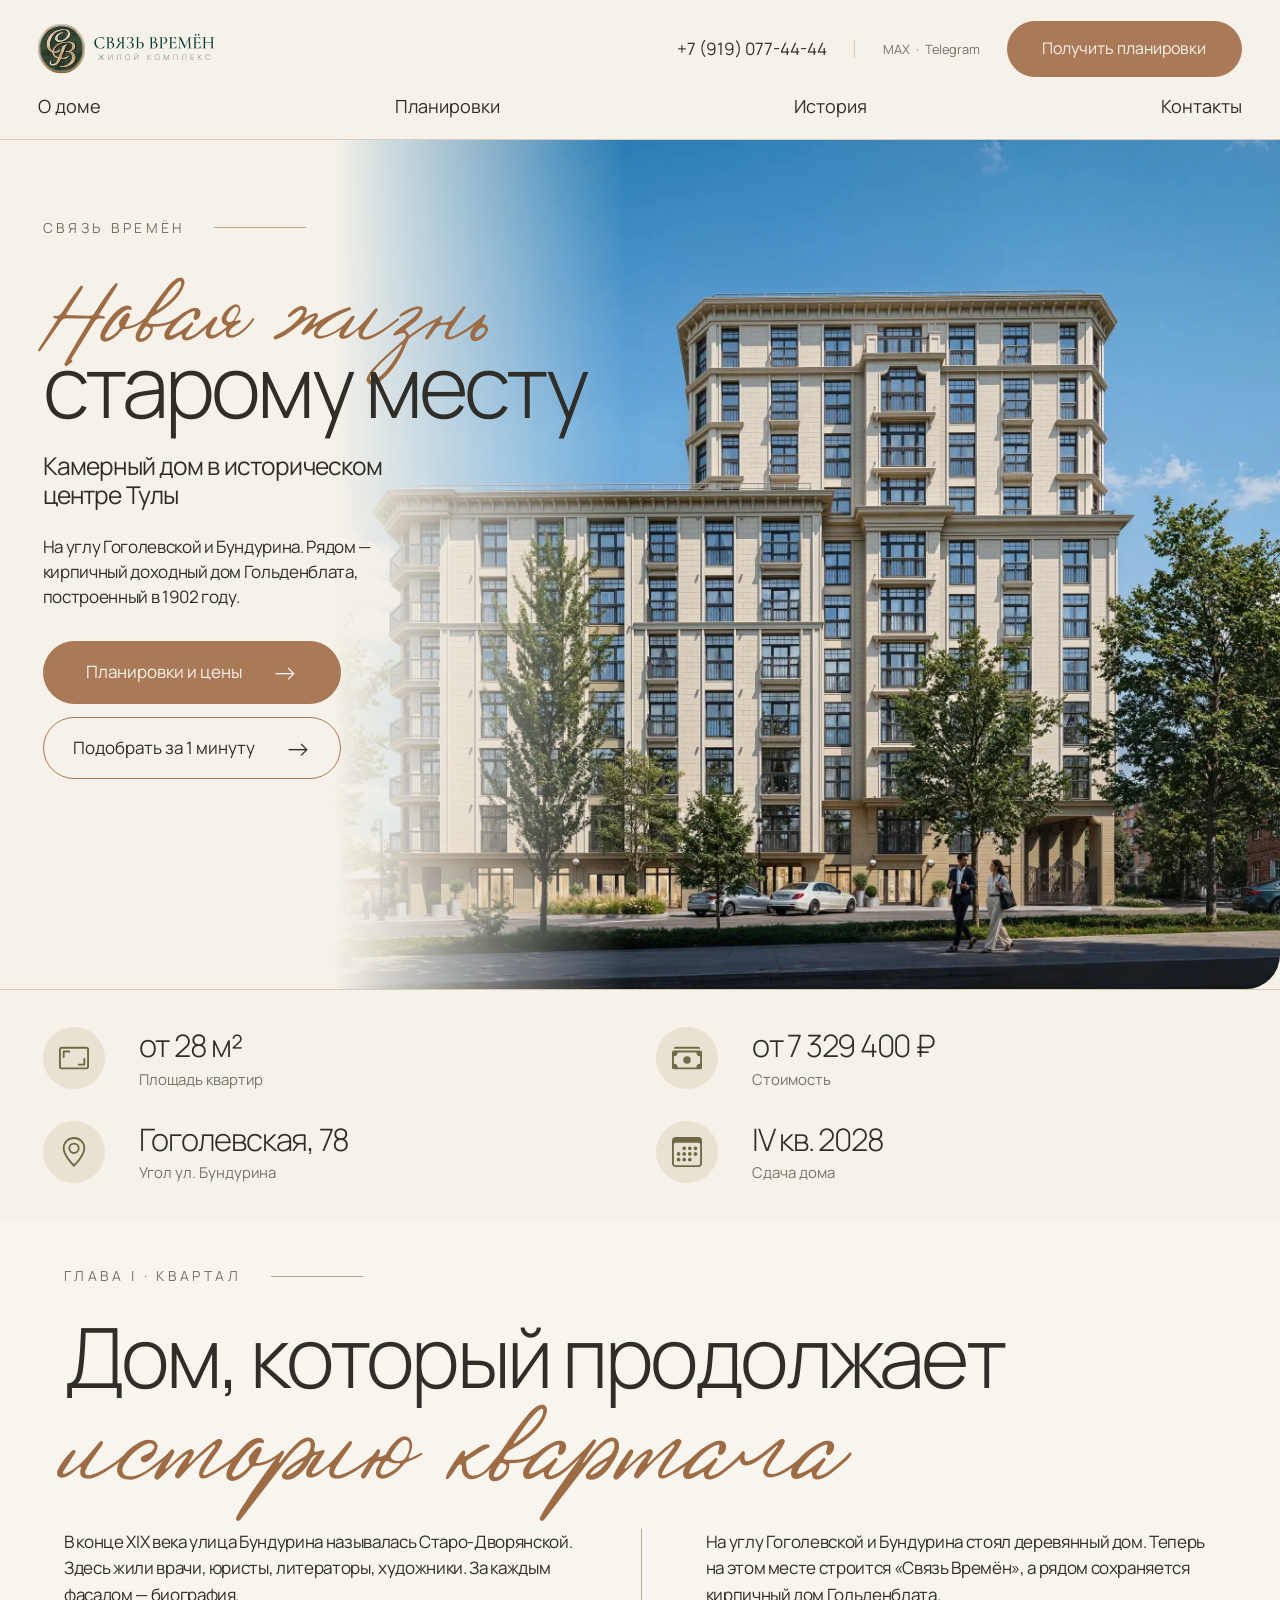
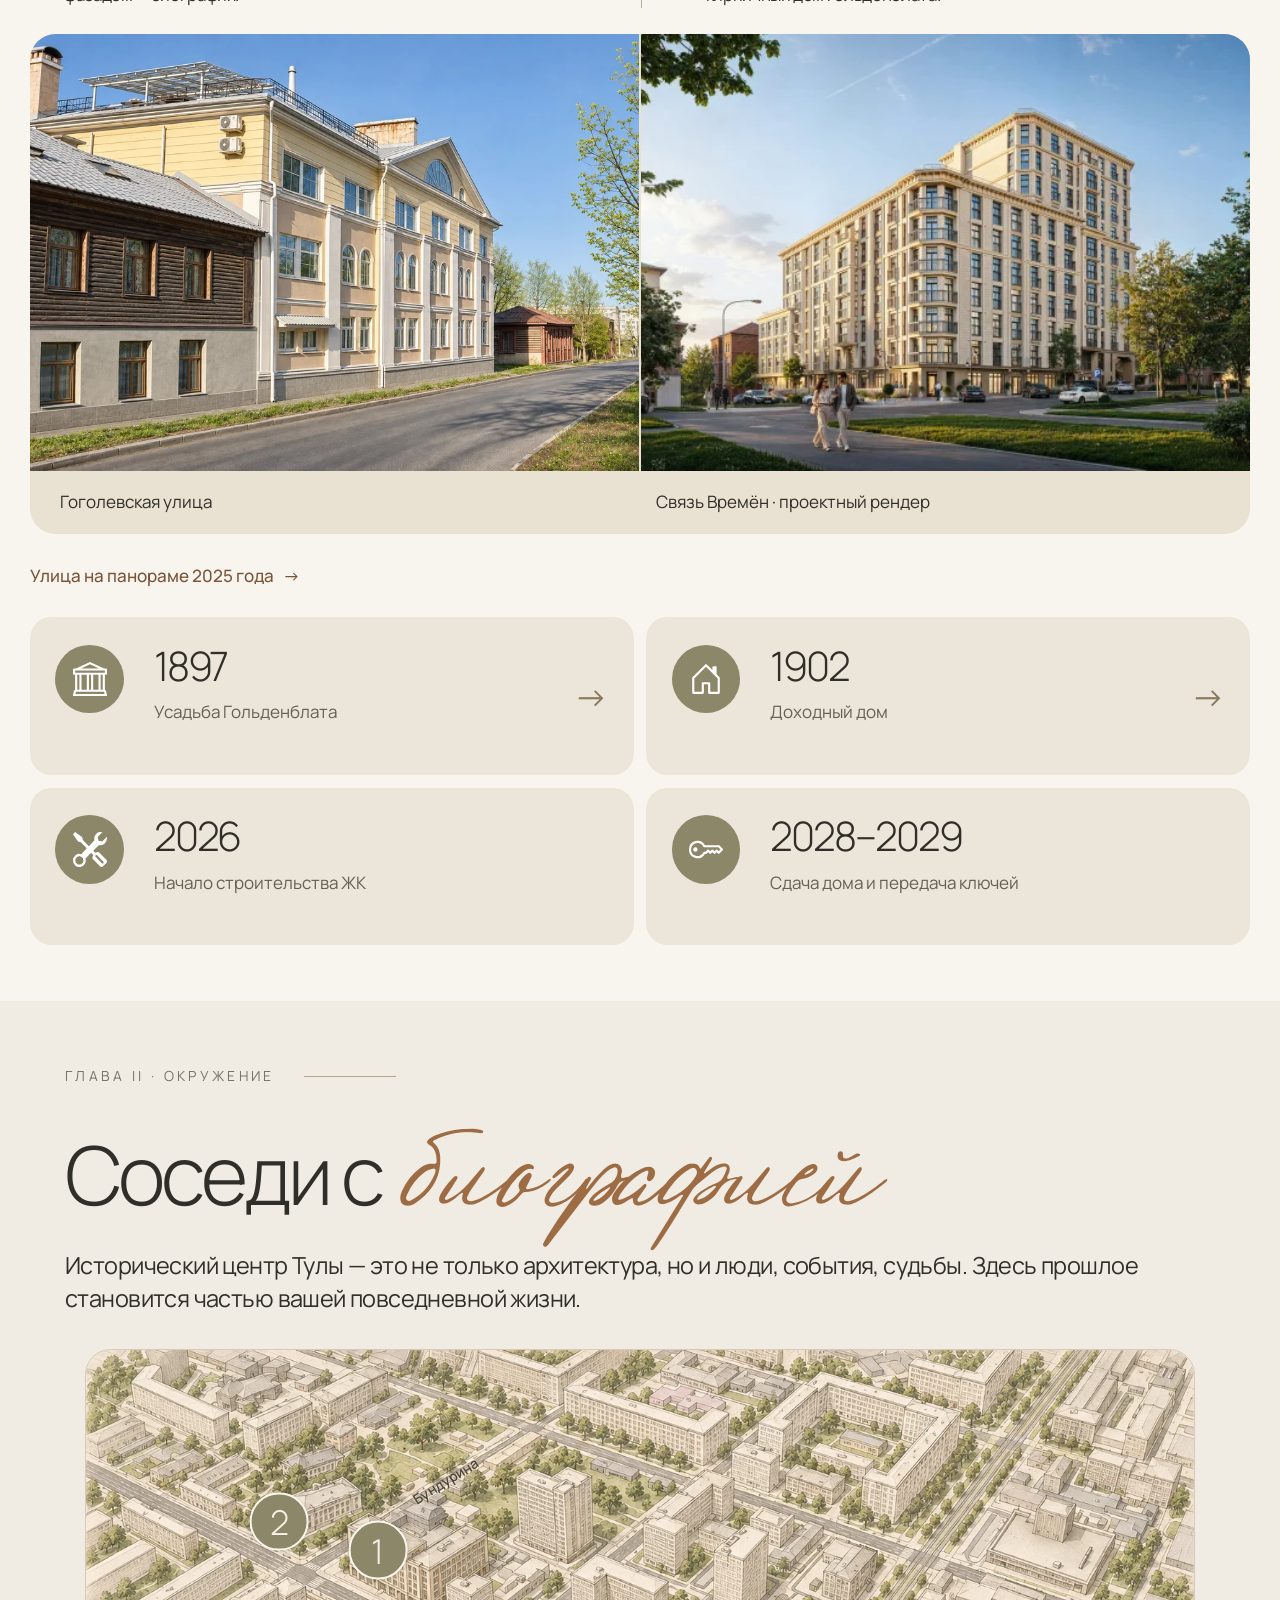
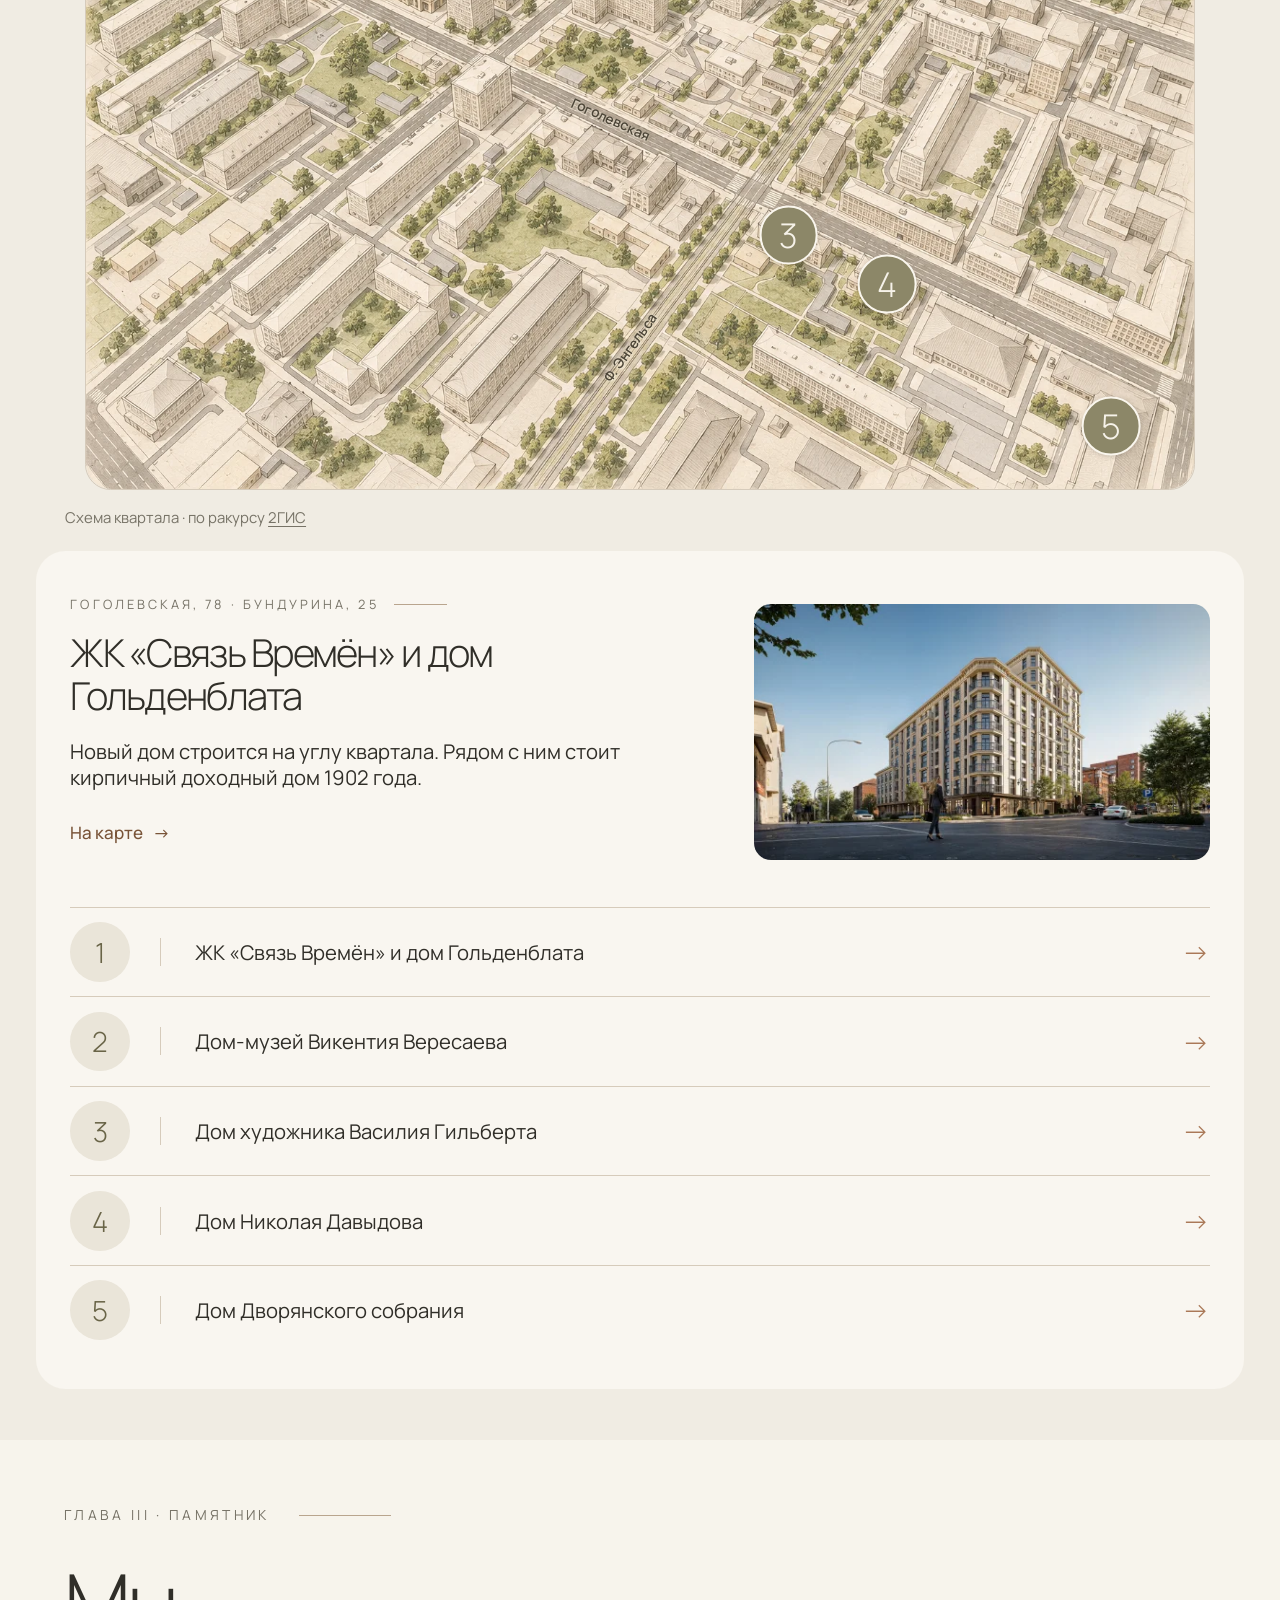
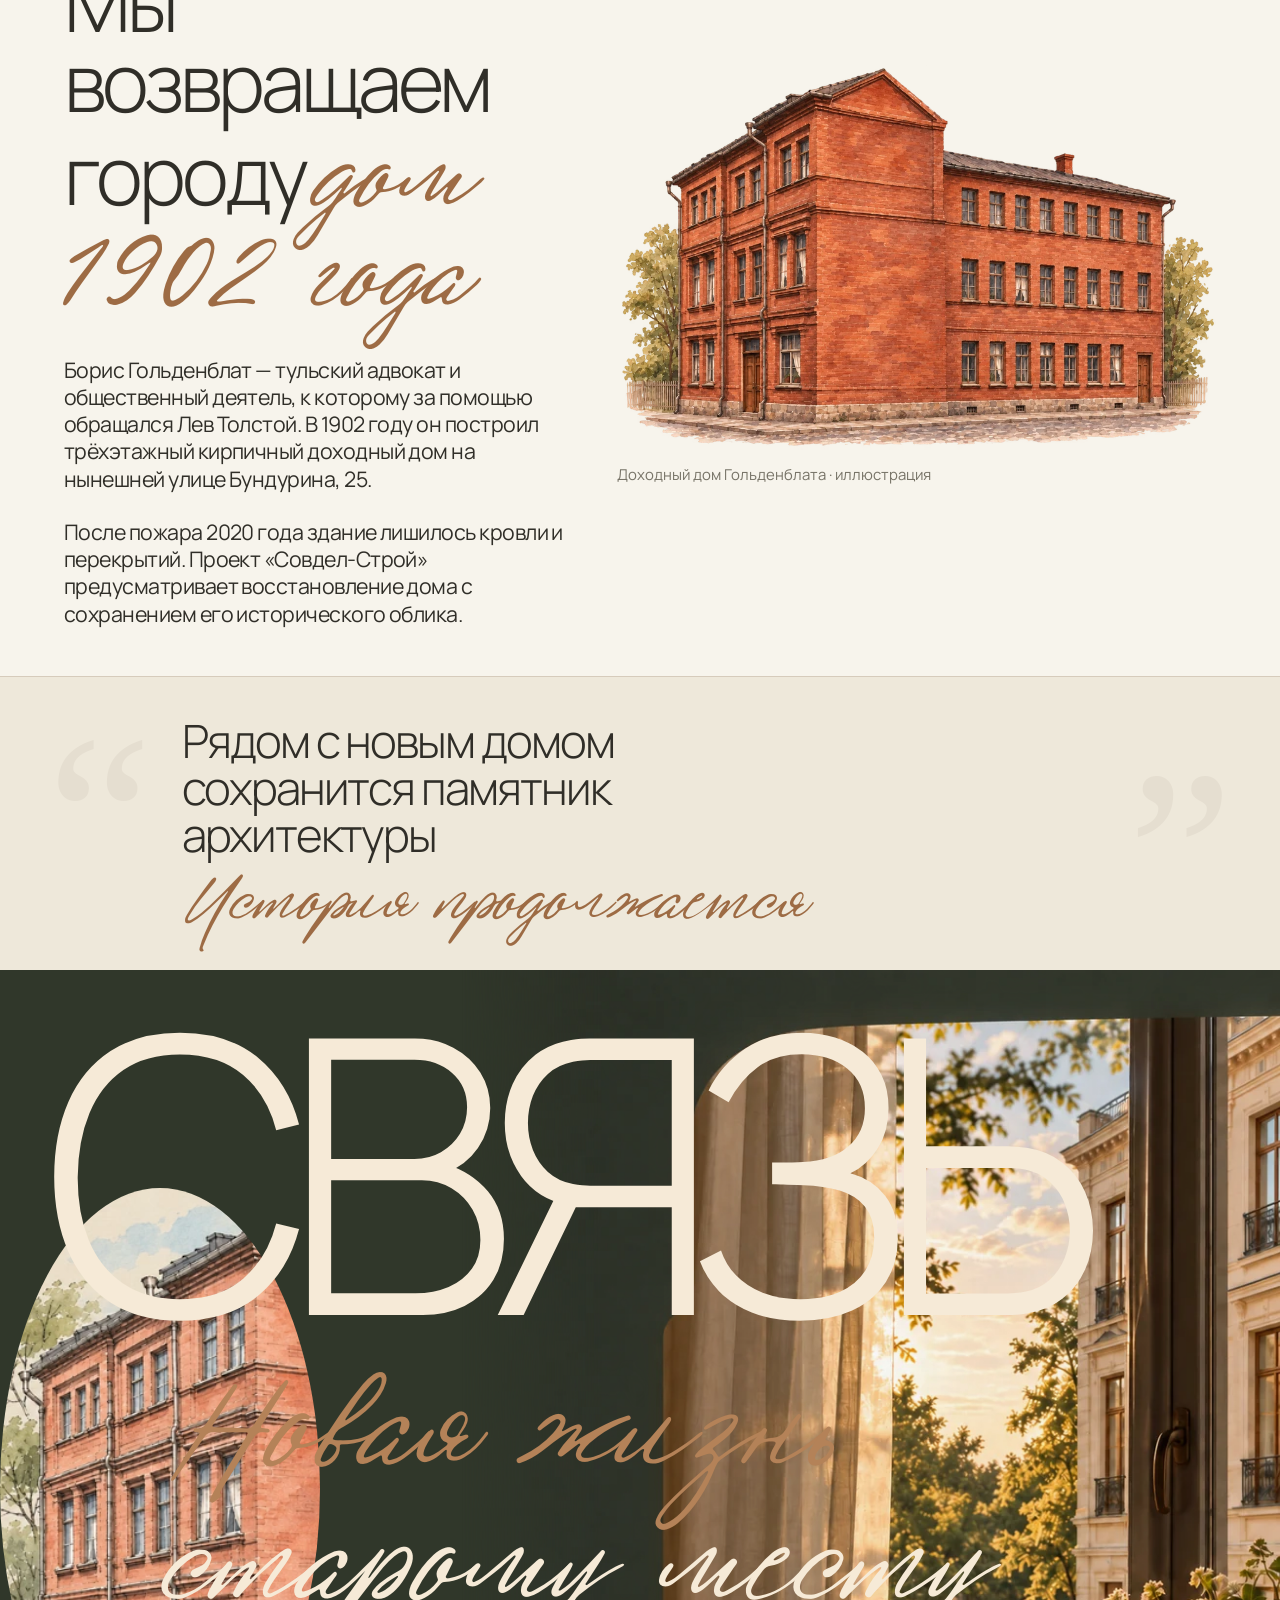
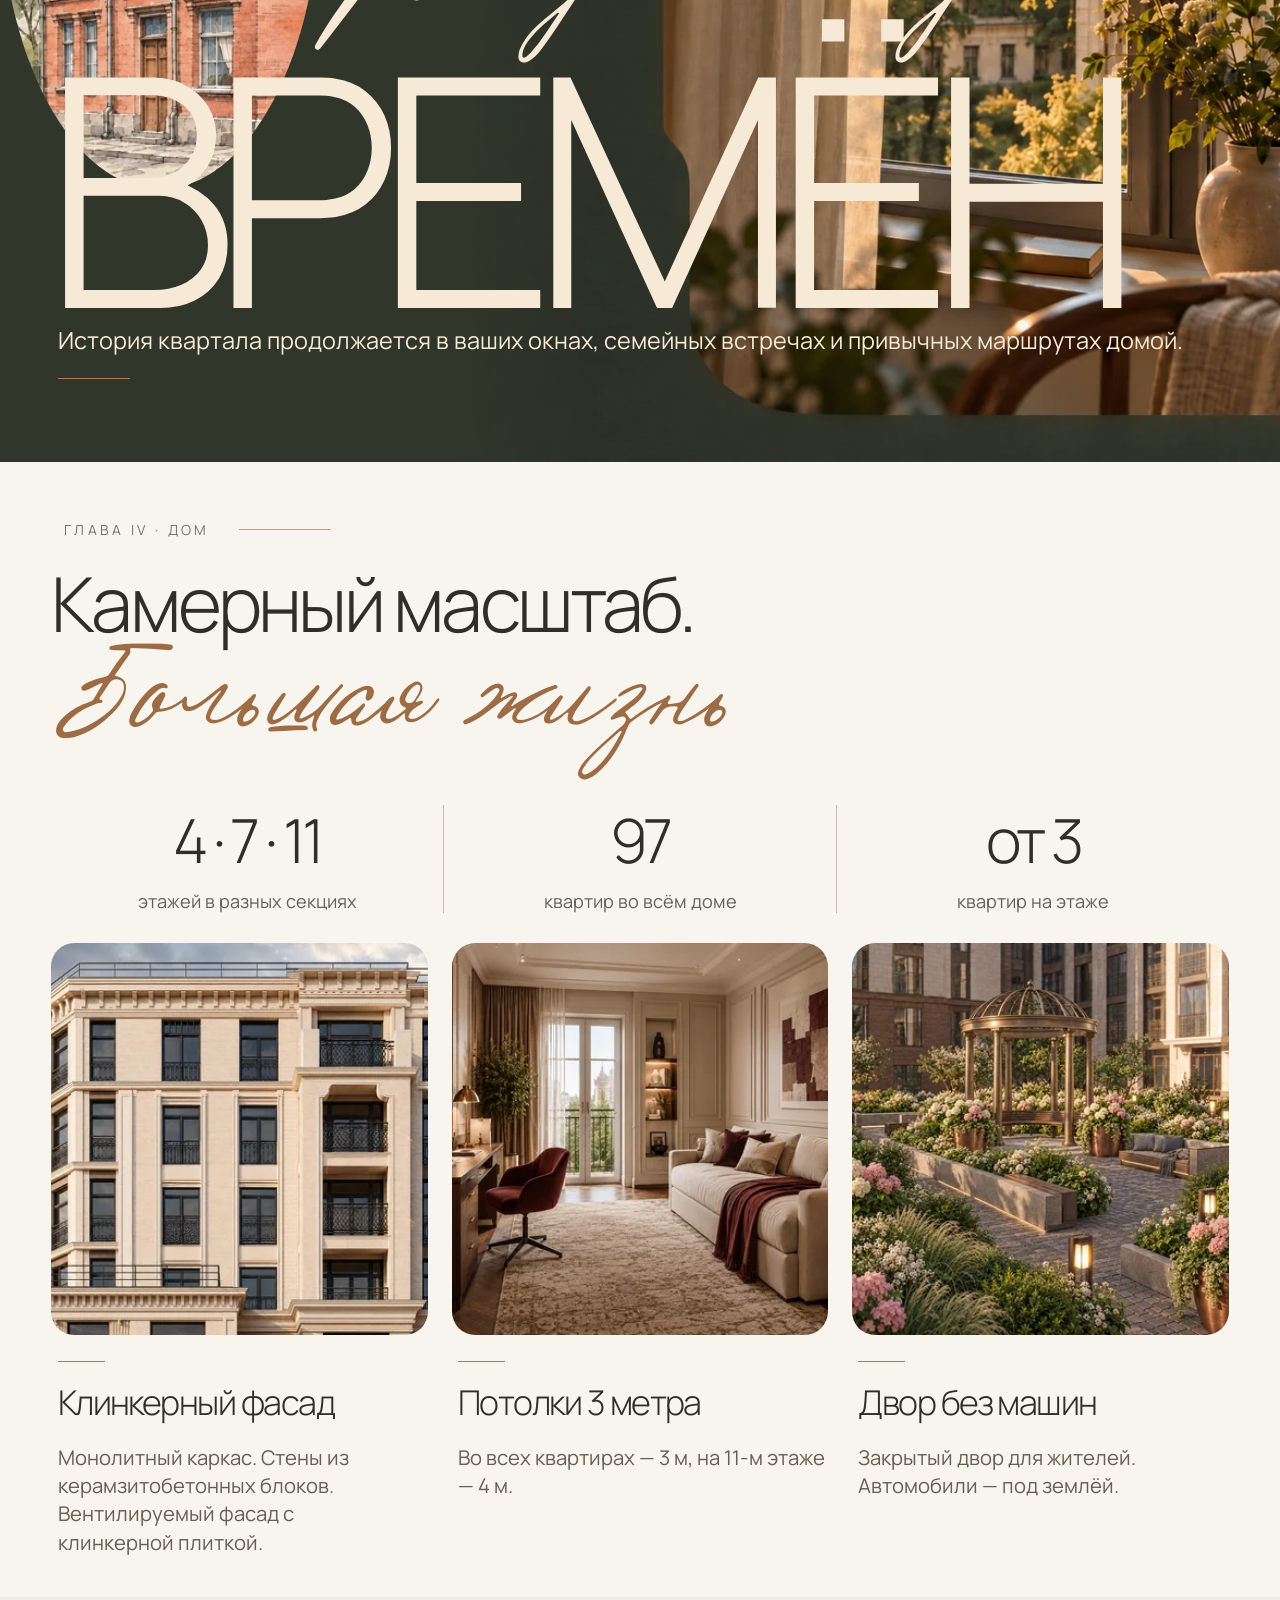
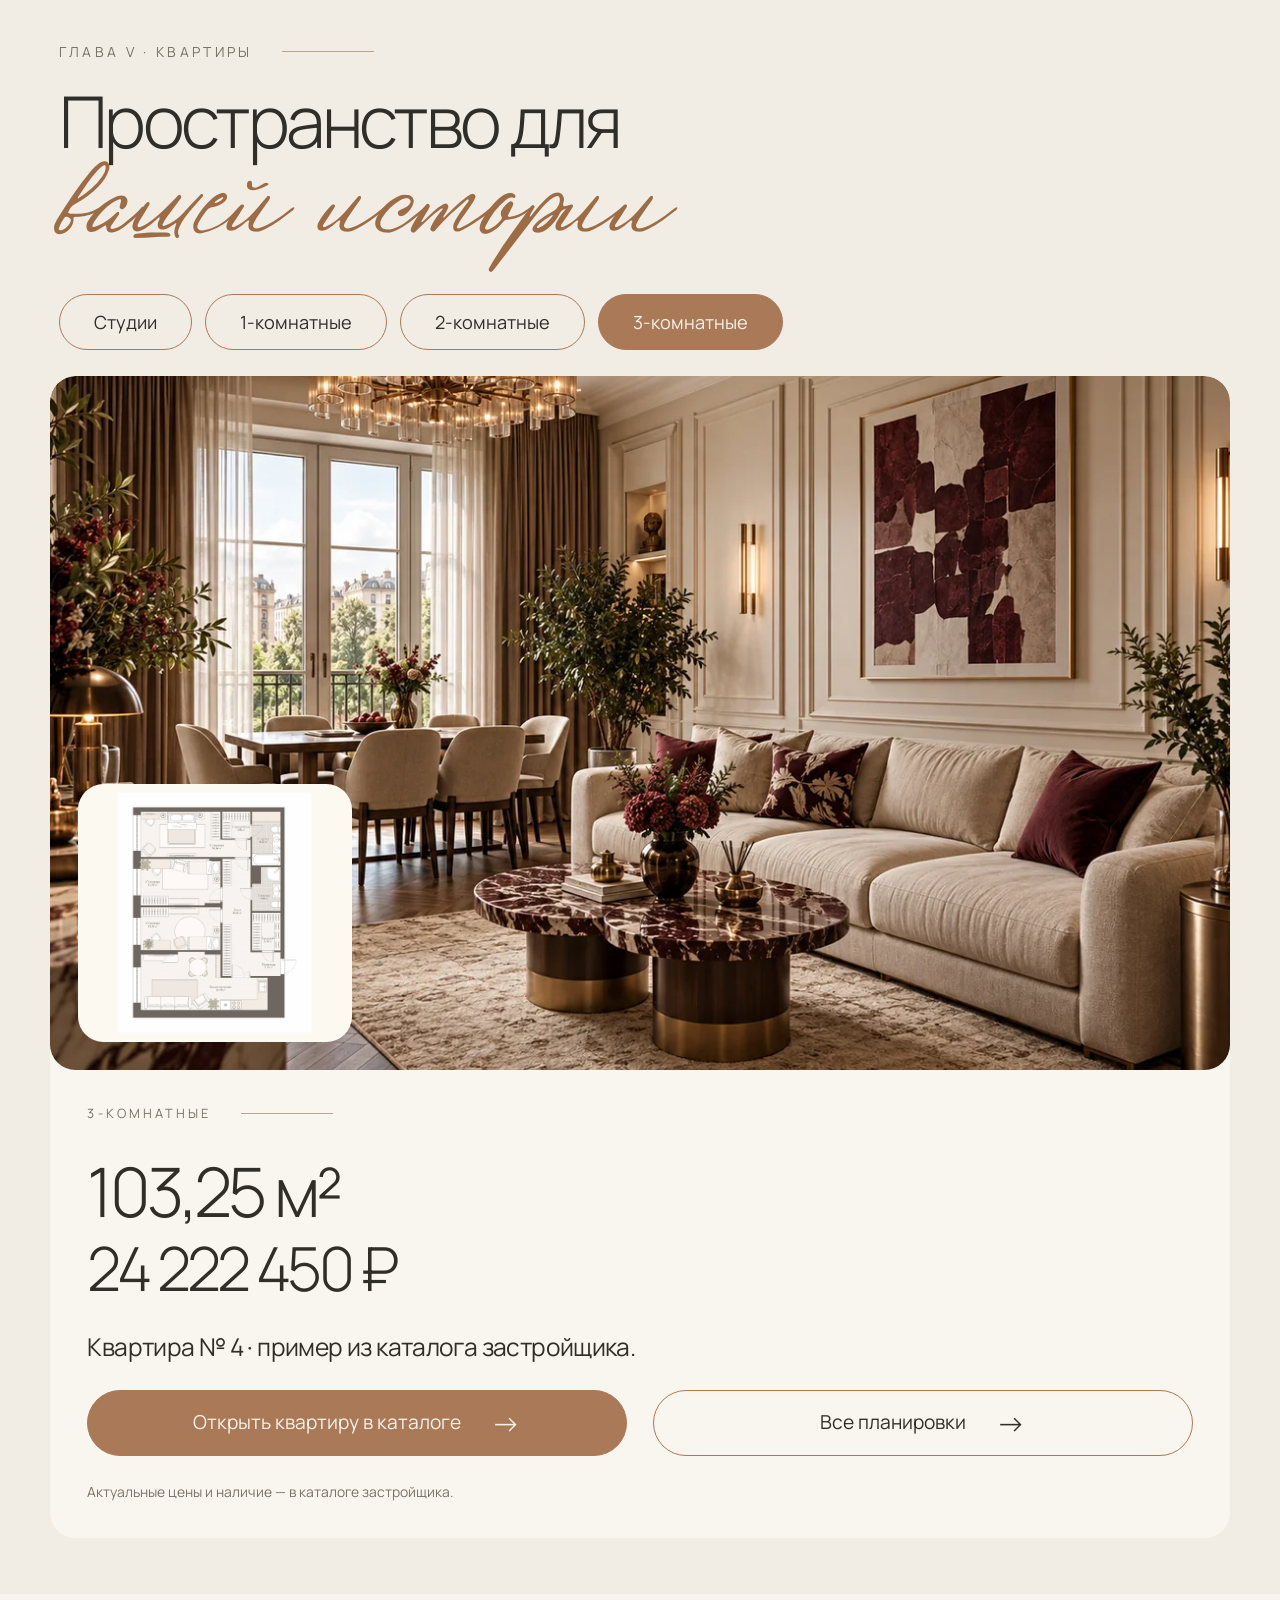
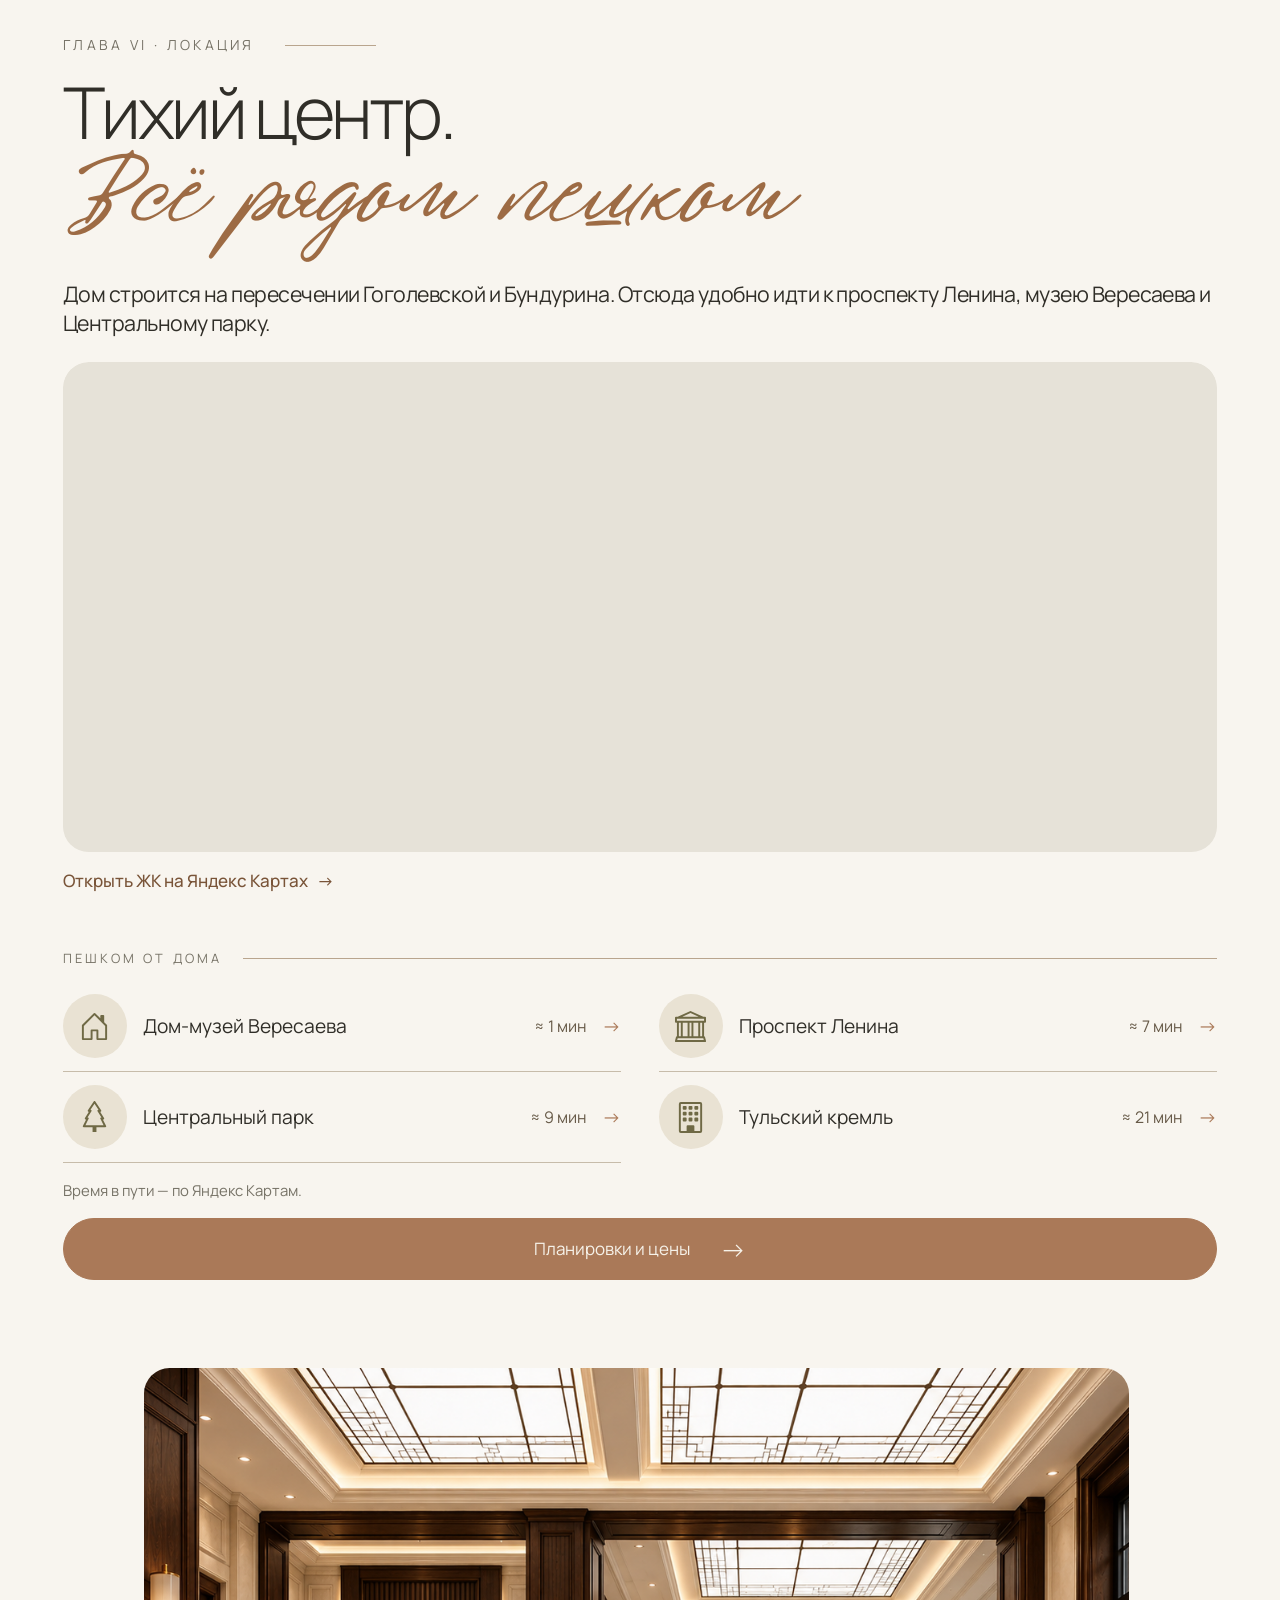
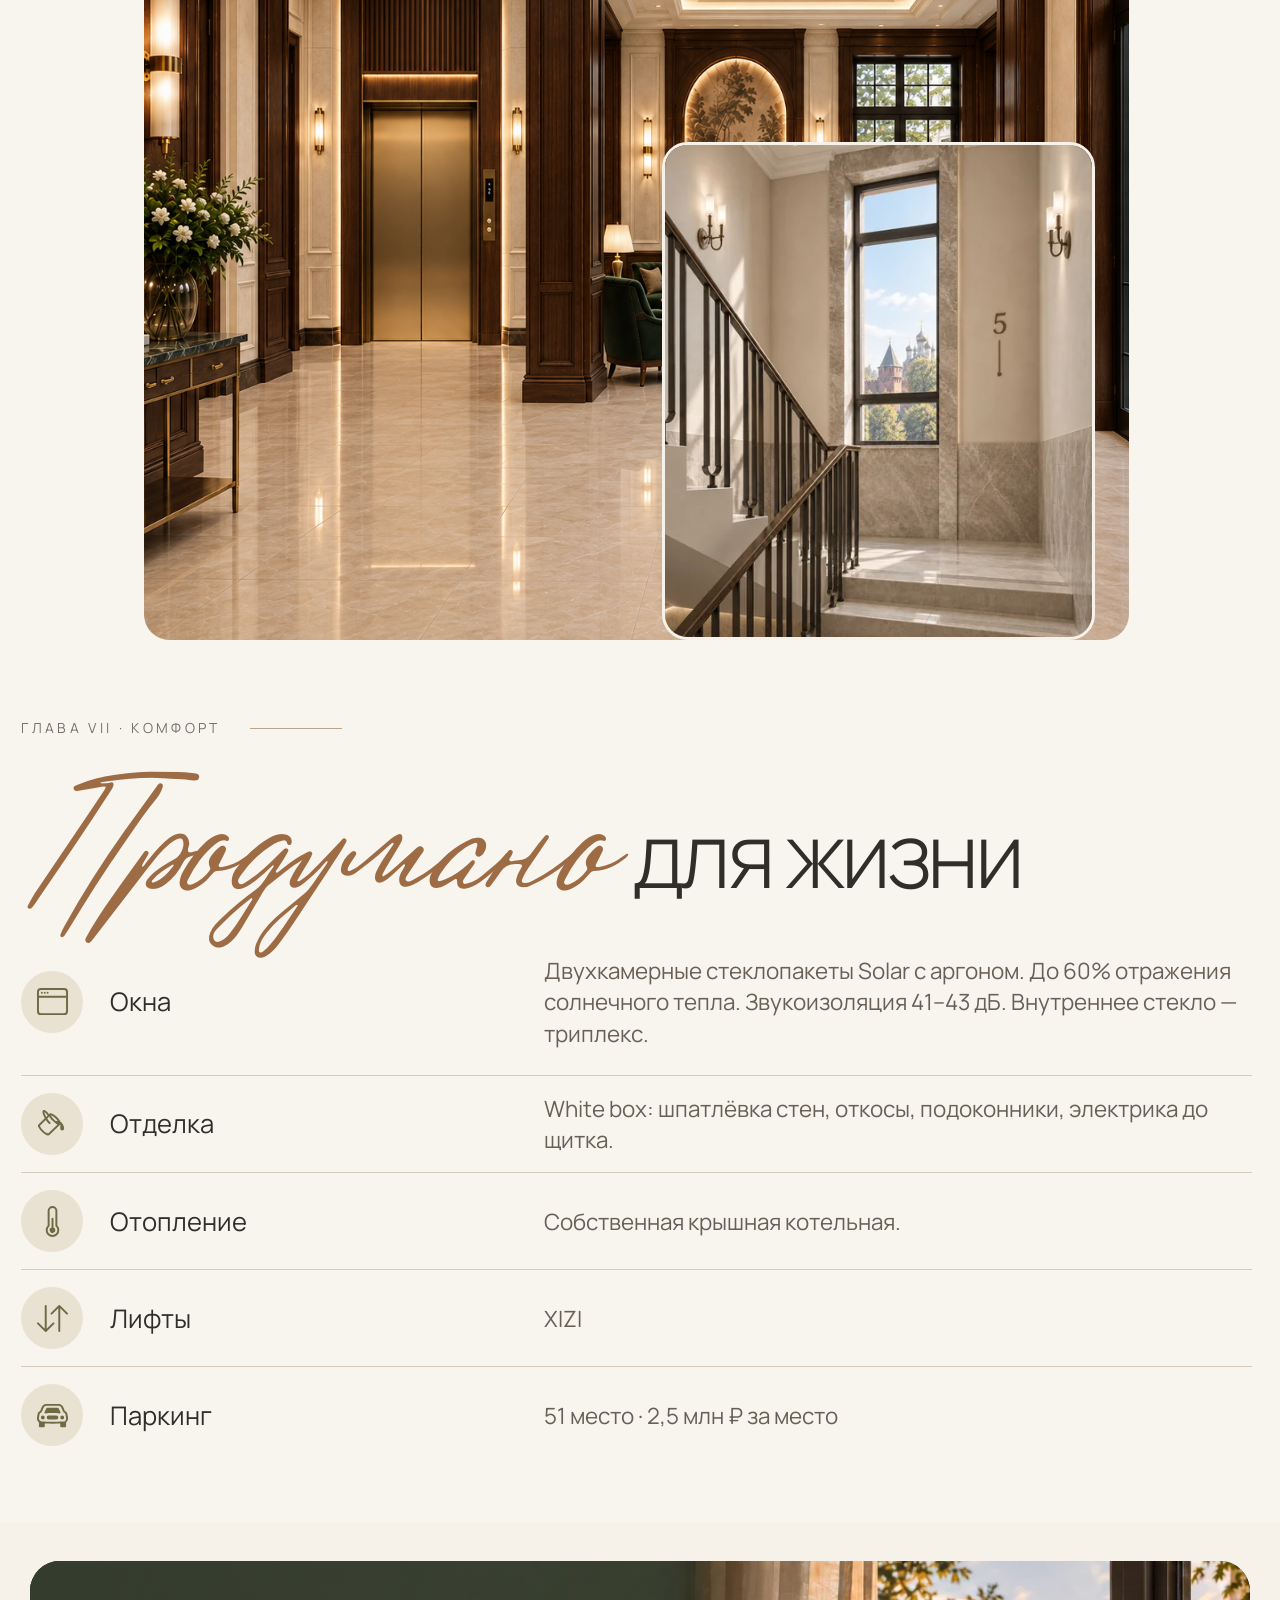
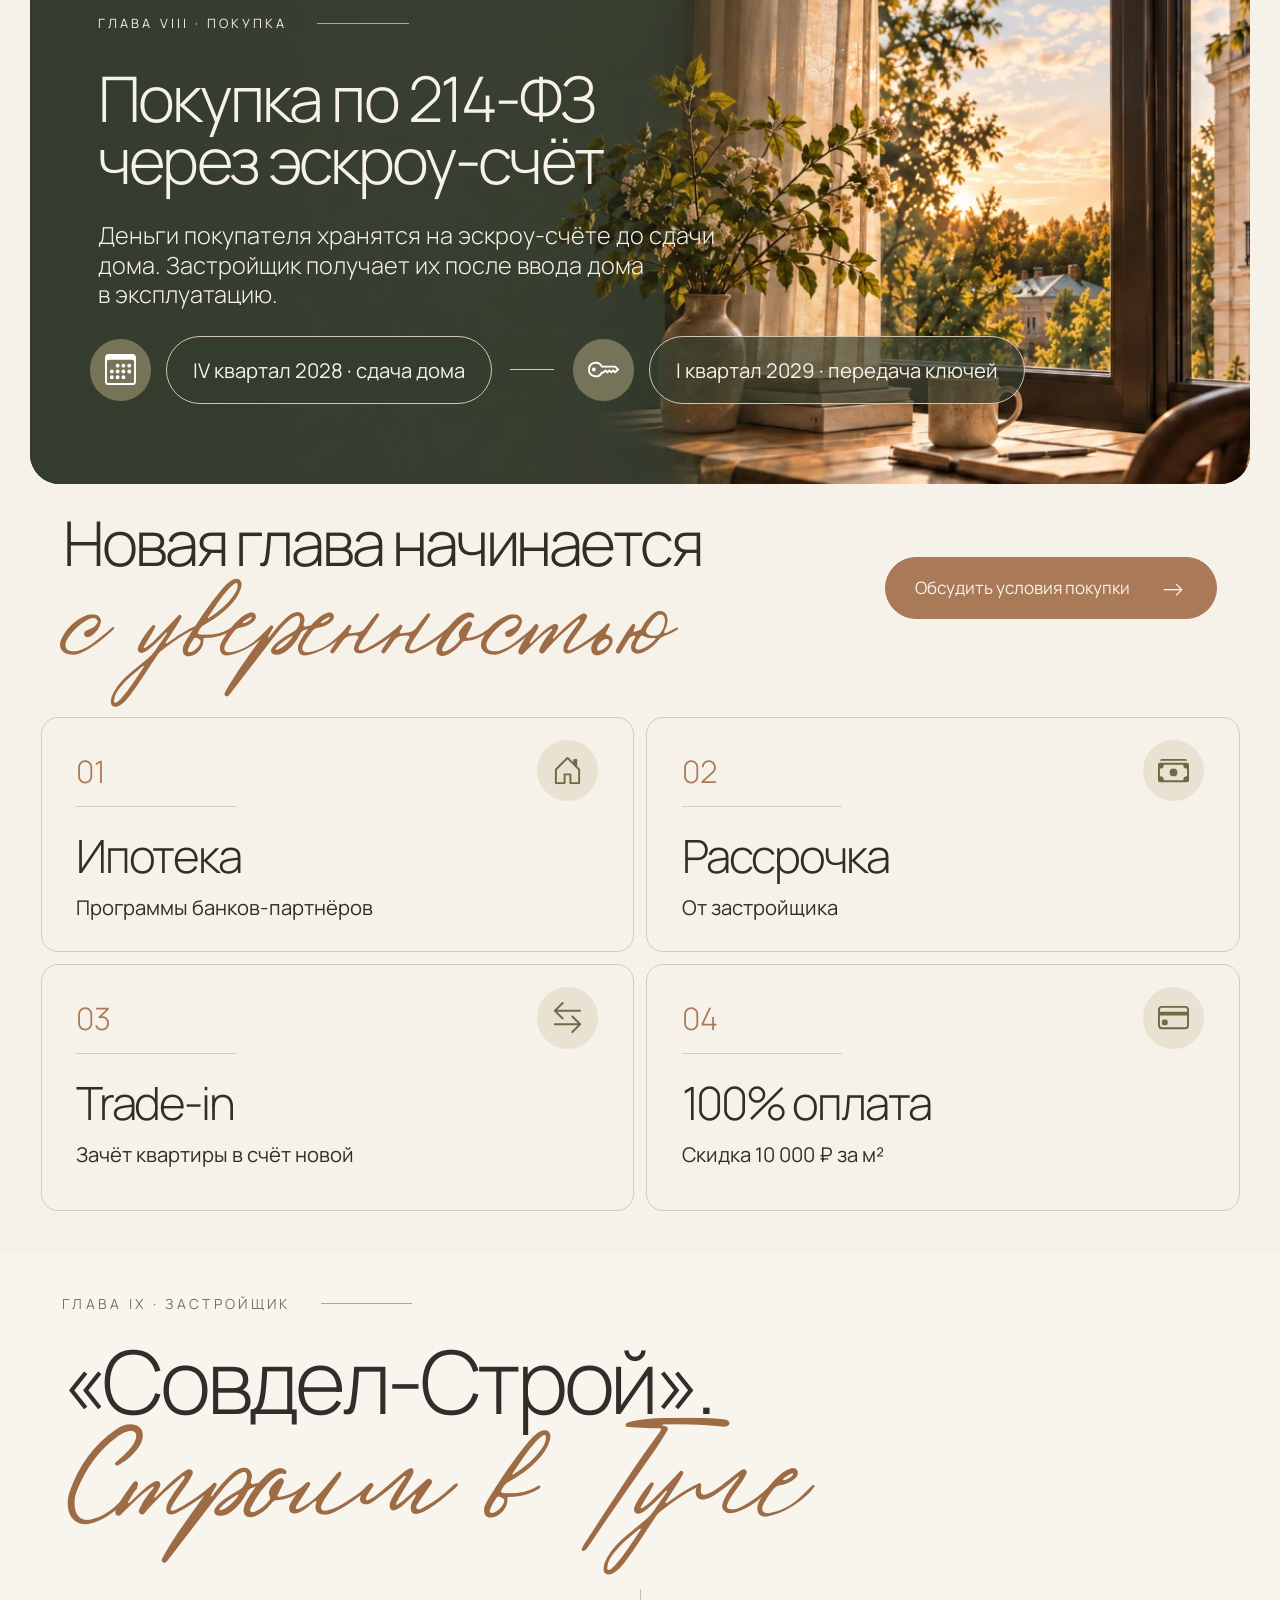
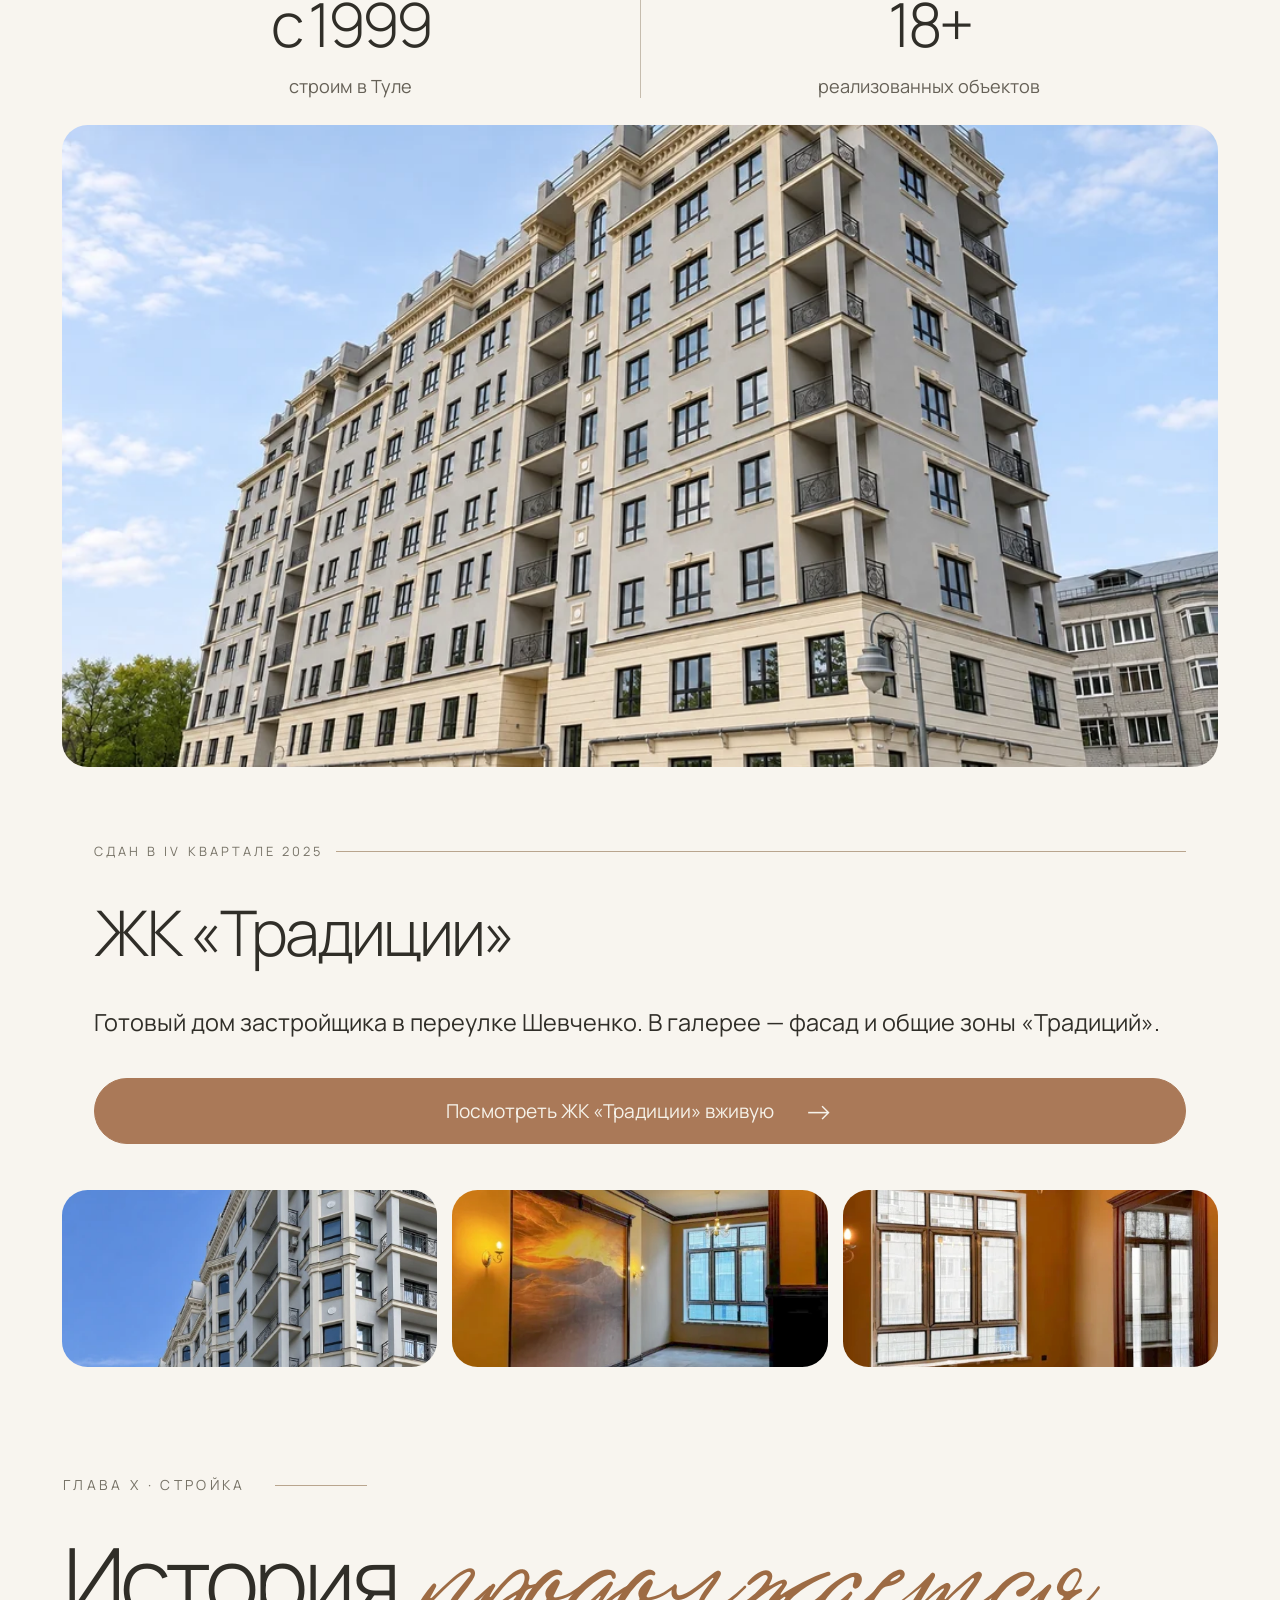
<file: v3/index.html>
<!doctype html>
<html lang="ru">
<head>
<meta charset="UTF-8"><meta name="viewport" content="width=device-width,initial-scale=1">
<title>Связь Времён — новая жизнь старому месту · Версия 3</title>
<meta name="description" content="ЖК Связь Времён — камерный дом в историческом центре Тулы. Гоголевская, 78. Планировки, история места и запись в офис продаж.">
<meta name="theme-color" content="#f6f2e9">
<meta name="robots" content="noindex,nofollow">
<link rel="icon" type="image/x-icon" sizes="16x16 32x32 48x48" href="favicon.ico?v=a69c29a12389">
<link rel="icon" type="image/png" sizes="32x32" href="favicon-32.png?v=29f4f97f7fea">
<link rel="apple-touch-icon" sizes="180x180" href="apple-touch-icon.png?v=b016631cbd7d">
<link rel="stylesheet" href="style.css?v=936d7309037e">
<link rel="stylesheet" href="app.css?v=e3c12f3c684b">
<link rel="stylesheet" href="revisions.css?v=1e232435f1e9">
<link rel="stylesheet" href="layout.css?v=620242fe5ff3">
<link rel="stylesheet" href="v2.css?v=2439adc2aeb3">
<script src="app.js?v=4870bfc00049" defer></script>
<script src="construction/reports.js?v=b8cfebfa021d" defer></script>
</head>
<body>

<div class="page" id="top">
<a class="skip-link" href="#main-content">Перейти к содержимому</a>
<header class="site-header"><div class="header section-container">
<a class="brand" href="#top" aria-label="Связь Времён"><img src="assets/images/svyaz-vremen-logo.svg?v=7d23337fd8c0" alt="Связь Времён — жилой комплекс в Туле" width="265" height="73"></a>
<nav class="navigation" aria-label="Навигация"><a href="#house">О доме</a><a href="#apartments">Планировки</a><a href="#history">История</a><a href="#contacts">Контакты</a></nav>
<div class="header-actions"><a class="phone" href="tel:+79190774444">+7 (919) 077-44-44</a><span class="messengers"><a href="https://max.ru/join/6NiJMa-kM5TvhNtuXJvzOQZQjF3XkK7V0fU3_XNkF80" target="_blank" rel="noopener" data-messenger="max">MAX</a> · <a href="https://t.me/Sovdel_Stroy71" target="_blank" rel="noopener" data-messenger="telegram">Telegram</a></span><button class="button button-header" type="button" >Получить планировки</button></div>
</div></header>
<main id="main-content">
<section class="site-section site-section--hero" aria-labelledby="hero-title"><div class="hero">
<div class="hero-scene">
<img class="hero-background" src="assets/images/v2/hero-scene105-1600.webp?v=5634e00b5a90" srcset="assets/images/v2/hero-scene105-640.webp?v=3eb0f0cb4490 640w, assets/images/v2/hero-scene105-1100.webp?v=96efb74cf0f4 1100w, assets/images/v2/hero-scene105-1600.webp?v=5634e00b5a90 1600w, assets/images/v2/hero-scene105-2400.webp?v=2c6f626a34cf 2400w" sizes="(max-width: 767px) 135vw, (max-width: 1599px) 110vw, (max-width: 1900px) 1500px, 80vw" alt="Проектный рендер ЖК «Связь Времён» со стороны Гоголевской улицы" width="1600" height="898" fetchpriority="high" decoding="async">
<div class="section-container hero-container"><div class="hero-content">
<div class="eyebrow"><span>Связь времён</span> <span class="eyebrow-line" aria-hidden="true"></span></div>
<h1 class="hero-title" id="hero-title"><span class="handwriting">Новая жизнь</span> <span>старому месту</span></h1>
<p class="hero-lead">Камерный дом в историческом центре Тулы</p>
<p class="hero-description">На углу Гоголевской и Бундурина. Рядом — кирпичный доходный дом Гольденблата, построенный в 1902 году.</p>
<div class="hero-buttons"><button class="button" type="button" >Планировки и цены <span class="arrow" aria-hidden="true">→</span></button><button class="button button-outline" type="button" >Подобрать за 1 минуту <span class="arrow" aria-hidden="true">→</span></button></div>
</div>
</div></div>
<div class="hero-facts-band"><div class="section-container"><dl class="facts">
<div class="fact"><span class="fact-icon"><img src="assets/icons/area.svg?v=b067dfcc1bdb" alt=""></span><div class="fact-copy"><dt>Площадь квартир</dt><dd>от 28 м²</dd></div></div>
<div class="fact"><span class="fact-icon"><img src="assets/icons/coins.svg?v=3b3eae430abe" alt=""></span><div class="fact-copy"><dt>Стоимость</dt><dd>от 7&#160;329&#160;400 ₽</dd></div></div>
<div class="fact"><span class="fact-icon"><img src="assets/icons/pin.svg?v=9081a3cbe9c6" alt=""></span><div class="fact-copy"><dt>Угол ул. Бундурина</dt><dd>Гоголевская, 78</dd></div></div>
<div class="fact"><span class="fact-icon"><img src="assets/icons/calendar.svg?v=89b3860f87d2" alt=""></span><div class="fact-copy"><dt>Сдача дома</dt><dd>IV кв. 2028</dd></div></div>
</dl>
</div></div></div></section>
<section class="site-section site-section--history" id="history" aria-labelledby="history-title"><div class="history section-container">
<div class="history-heading-row">
<div class="history-heading"><div class="eyebrow"><span>Глава I · Квартал</span> <span class="eyebrow-line" aria-hidden="true"></span></div><h2 class="history-title" id="history-title"><span>Дом, который продолжает</span> <span class="handwriting">историю квартала</span></h2></div>
<div class="paragraph-columns"><p>В конце XIX века улица Бундурина называлась Старо-Дворянской. Здесь жили врачи, юристы, литераторы, художники. За каждым фасадом — биография.</p><p class="paragraph-separated">На углу Гоголевской и Бундурина стоял деревянный дом. Теперь на этом месте строится «Связь Времён», а рядом сохраняется кирпичный дом Гольденблата.</p></div>
</div>
<figure class="history-panorama">
  <div class="v2-history-images">
    <img src="assets/images/v2/street-956.webp?v=422b4e727c3e" srcset="assets/images/v2/street-480.webp?v=3a7105d3f9ea 480w, assets/images/v2/street-956.webp?v=422b4e727c3e 956w" sizes="(max-width: 767px) 46vw, 48vw" alt="Гоголевская улица и исторические фасады" width="956" height="638" loading="lazy" decoding="async">
    <img src="assets/images/v3/street-render-1600.webp?v=6f42eef77631" srcset="assets/images/v3/street-render-640.webp?v=1a1b75cf5390 640w, assets/images/v3/street-render-1100.webp?v=449b32542d27 1100w, assets/images/v3/street-render-1600.webp?v=6f42eef77631 1600w" sizes="(max-width: 767px) 46vw, 48vw" alt="Проектный рендер нового жилого комплекса" width="1600" height="900" loading="lazy" decoding="async">
  </div>
  <figcaption><span>Гоголевская улица</span><span>Связь Времён · проектный рендер</span></figcaption>
</figure>
<a class="v2-text-link" href="https://yandex.ru/maps/15/tula/house/gogolevskaya_ulitsa_78_27/Z04YcAdiSkUGQFtufX15eX9mYQ==/panorama/?panorama%5Bdirection%5D=64.7%2C10&amp;panorama%5Bpoint%5D=37.602053%2C54.188287&amp;panorama%5Bspan%5D=117.801137%2C60" target="_blank" rel="noopener">Улица на панораме 2025 года <span aria-hidden="true">→</span></a>
<ol class="timeline" aria-label="История места">
<li><span class="timeline-icon"><img src="assets/icons/column.svg?v=a3bcb5f82bd8" alt=""></span><div class="timeline-copy"><span class="timeline-year">1897</span> <span class="timeline-text">Усадьба Гольденблата</span></div><span class="timeline-arrow">→</span></li>
<li><span class="timeline-icon"><img src="assets/icons/house.svg?v=a2d1ed088c96" alt=""></span><div class="timeline-copy"><span class="timeline-year">1902</span> <span class="timeline-text">Доходный дом</span></div><span class="timeline-arrow">→</span></li>
<li><span class="timeline-icon"><img src="assets/icons/tools.svg?v=7745a5eb52d1" alt=""></span><div class="timeline-copy"><span class="timeline-year">2026</span> <span class="timeline-text">Начало строительства ЖК</span></div></li>
<li><span class="timeline-icon"><img src="assets/icons/key.svg?v=3892d867b96e" alt=""></span><div class="timeline-copy"><span class="timeline-year">2028–2029</span> <span class="timeline-text">Сдача дома и передача ключей</span></div></li>
</ol>
</div></section>

<section class="site-section site-section--neighbors" id="neighbors" aria-labelledby="neighbors-title"><div class="neighbors screen section-container">
<div class="neighbors-left">
<div class="eyebrow"><span>Глава II · Окружение</span> <span class="eyebrow-line" aria-hidden="true"></span></div>
<h2 class="section-title" id="neighbors-title">Соседи с <span class="handwriting">биографией</span></h2>
<p class="intro">Исторический центр Тулы — это не только архитектура, но и люди, события, судьбы. Здесь прошлое становится частью вашей повседневной жизни.</p>
<div class="media-frame neighborhood-map">
  <img src="assets/images/v2/quarter-2gis-drawing-1536.webp?v=f2a3b5f8ef8d"
       srcset="assets/images/v2/quarter-2gis-drawing-540.webp?v=597e43585321 540w, assets/images/v2/quarter-2gis-drawing-936.webp?v=0ea8b18bcf37 936w, assets/images/v2/quarter-2gis-drawing-1536.webp?v=f2a3b5f8ef8d 1536w"
       sizes="(max-width: 767px) 90vw, (max-width: 1599px) 87vw, (max-width: 1900px) 53vw, 45vw"
       alt="Рисованная схема кварталов Тулы вдоль Гоголевской улицы от Бундурина до проспекта Ленина"
       width="1536" height="1024" loading="lazy" decoding="async">
  <span class="map-street" style="--x:32.4%;--y:17.8%;--angle:-32deg" aria-hidden="true">Бундурина</span>
  <span class="map-street" style="--x:47.4%;--y:50%;--angle:24deg" aria-hidden="true">Гоголевская</span>
  <span class="map-street" style="--x:49.1%;--y:80.8%;--angle:-55deg" aria-hidden="true">Ф. Энгельса</span>
  <button class="map-marker" type="button" data-neighbor="1" style="--x:26.37%;--y:27.15%" aria-label="1. ЖК «Связь Времён» и дом Гольденблата" aria-pressed="false">1</button>
  <button class="map-marker" type="button" data-neighbor="2" style="--x:17.45%;--y:23.24%" aria-label="2. Дом-музей Викентия Вересаева" aria-pressed="false">2</button>
  <button class="map-marker" type="button" data-neighbor="3" style="--x:63.41%;--y:65.62%" aria-label="3. Дом художника Василия Гильберта" aria-pressed="false">3</button>
  <button class="map-marker" type="button" data-neighbor="4" style="--x:72.27%;--y:72.27%" aria-label="4. Дом Николая Давыдова" aria-pressed="false">4</button>
  <button class="map-marker" type="button" data-neighbor="5" style="--x:92.51%;--y:91.50%" aria-label="5. Дом Дворянского собрания" aria-pressed="false">5</button>
</div>
<small class="caption">Схема квартала · по ракурсу <a href="https://2gis.ru/tula?m=37.6053%2C54.1873%2F16.7" target="_blank" rel="noopener">2ГИС</a></small>
</div>
<div class="neighbor-panel">
  <div class="neighbor-feature">
    <div class="neighbor-copy" aria-live="polite">
      <div class="eyebrow"><span>Гоголевская, 78 · Бундурина, 25</span> <span class="eyebrow-line" aria-hidden="true"></span></div>
      <h3>ЖК «Связь Времён» и дом Гольденблата</h3>
      <p>Новый дом строится на углу квартала. Рядом с ним стоит кирпичный доходный дом 1902 года.</p>
      <a class="v2-text-link neighbor-link" href="https://yandex.ru/maps/?ll=37.602301%2C54.188355&amp;z=17&amp;pt=37.602301%2C54.188355" target="_blank" rel="noopener">На карте <span aria-hidden="true">→</span></a>
    </div>
    <div class="media-frame neighbor-art"><img src="assets/images/v3/neighbor-render-840.webp?v=9c0649bdf5a4" srcset="assets/images/v3/neighbor-render-480.webp?v=8b782d6c74da 480w, assets/images/v3/neighbor-render-840.webp?v=9c0649bdf5a4 840w" sizes="(max-width: 767px) 32vw, 15vw" alt="Угловой фасад ЖК «Связь Времён»" width="840" height="473" loading="lazy" decoding="async"></div>
  </div>
  <ol class="neighbor-list">
  <li data-neighbor="1" data-street="Гоголевская, 78 · Бундурина, 25" data-description="Новый дом строится на углу квартала. Рядом с ним стоит кирпичный доходный дом 1902 года." data-href="https://yandex.ru/maps/?ll=37.602301%2C54.188355&amp;z=17&amp;pt=37.602301%2C54.188355"><span class="number">1</span> <span class="neighbor-name">ЖК «Связь Времён» и дом Гольденблата</span> <span class="arrow" aria-hidden="true">→</span></li>
<li data-neighbor="2" data-street="Гоголевская, 82" data-description="Мемориальный музей в доме, где родился и вырос писатель Викентий Вересаев." data-href="https://yandex.ru/maps/?text=%D0%A2%D1%83%D0%BB%D0%B0%2C%20%D0%93%D0%BE%D0%B3%D0%BE%D0%BB%D0%B5%D0%B2%D1%81%D0%BA%D0%B0%D1%8F%20%D1%83%D0%BB%D0%B8%D1%86%D0%B0%2C%2082"><span class="number">2</span> <span class="neighbor-name">Дом-музей Викентия Вересаева</span> <span class="arrow" aria-hidden="true">→</span></li>
<li data-neighbor="3" data-street="Гоголевская, 49/81" data-description="Здесь художник Василий Гильберт жил и работал в 1904–1920 годах." data-href="https://yandex.ru/maps/?text=%D0%A2%D1%83%D0%BB%D0%B0%2C%20%D0%93%D0%BE%D0%B3%D0%BE%D0%BB%D0%B5%D0%B2%D1%81%D0%BA%D0%B0%D1%8F%20%D1%83%D0%BB%D0%B8%D1%86%D0%B0%2C%2049/81"><span class="number">3</span> <span class="neighbor-name">Дом художника Василия Гильберта</span> <span class="arrow" aria-hidden="true">→</span></li>
<li data-neighbor="4" data-street="Гоголевская, 47" data-description="В этом доме состоялось знакомство Льва Толстого и Константина Станиславского." data-href="https://yandex.ru/maps/?text=%D0%A2%D1%83%D0%BB%D0%B0%2C%20%D0%93%D0%BE%D0%B3%D0%BE%D0%BB%D0%B5%D0%B2%D1%81%D0%BA%D0%B0%D1%8F%20%D1%83%D0%BB%D0%B8%D1%86%D0%B0%2C%2047"><span class="number">4</span> <span class="neighbor-name">Дом Николая Давыдова</span> <span class="arrow" aria-hidden="true">→</span></li>
<li data-neighbor="5" data-street="Проспект Ленина, 44" data-description="Сегодня в здании Дворянского собрания работает Тульская областная филармония." data-href="https://yandex.ru/maps/?text=%D0%A2%D1%83%D0%BB%D0%B0%2C%20%D0%BF%D1%80%D0%BE%D1%81%D0%BF%D0%B5%D0%BA%D1%82%20%D0%9B%D0%B5%D0%BD%D0%B8%D0%BD%D0%B0%2C%2044"><span class="number">5</span> <span class="neighbor-name">Дом Дворянского собрания</span> <span class="arrow" aria-hidden="true">→</span></li>
</ol>
</div>
</div></section>

<section class="site-section site-section--restoration" id="restoration" aria-labelledby="restoration-title">
<div class="restoration section-container">
  <div class="restoration-top">
    <div class="restoration-copy">
      <div class="eyebrow"><span>Глава III · Памятник</span> <span class="eyebrow-line" aria-hidden="true"></span></div>
      <h2 class="section-title" id="restoration-title">Мы возвращаем городу <span class="handwriting">дом <br>1902&nbsp;года</span></h2>
      <p>Борис Гольденблат — тульский адвокат и общественный деятель, к которому за помощью обращался Лев Толстой. В 1902 году он построил трёхэтажный кирпичный доходный дом на нынешней улице Бундурина, 25.</p>
      <p>После пожара 2020 года здание лишилось кровли и перекрытий. Проект «Совдел-Строй» предусматривает восстановление дома с сохранением его исторического облика.</p>
    </div>
    <figure class="v2-restoration-photo">
      <div class="media-frame" id="goldenblat-illustration">
        <button type="button" class="restoration-enlarge" aria-label="Увеличить иллюстрацию дома Гольденблата">
          <img src="assets/images/v3/goldenblat-watercolor-transparent-1536.webp?v=841430058a74"
             srcset="assets/images/v3/goldenblat-watercolor-transparent-540.webp?v=935da4c0f8dc 540w, assets/images/v3/goldenblat-watercolor-transparent-960.webp?v=b61003e15aef 960w, assets/images/v3/goldenblat-watercolor-transparent-1536.webp?v=841430058a74 1536w"
             sizes="(max-width: 767px) 90vw, 51vw"
             alt="Иллюстрация доходного дома Гольденблата на Бундурина, 25" width="1536" height="1024" loading="lazy" decoding="async">
        </button>
      </div>
      <figcaption class="caption">Доходный дом Гольденблата · иллюстрация</figcaption>
    </figure>
  </div>
  <blockquote class="restoration-quote"><span class="quote-mark" aria-hidden="true">“</span><div><p>Рядом с новым домом сохранится памятник архитектуры</p><span class="handwriting">История продолжается</span></div><span class="quote-mark quote-end" aria-hidden="true">”</span></blockquote>
</div></section>

<section class="site-section site-section--interlude" id="interlude" aria-label="Связь времён — новая жизнь старому месту">
<div class="v2-interlude-art" aria-hidden="true">
  <img class="v2-interlude-archive" src="assets/images/v3/interlude-left-watercolor-689.webp?v=1dec4f63bcc8" srcset="assets/images/v3/interlude-left-watercolor-420.webp?v=0aa5aa826f98 420w, assets/images/v3/interlude-left-watercolor-689.webp?v=1dec4f63bcc8 689w" sizes="(max-width: 767px) 42vw, 25vw" alt="" width="689" height="828" loading="lazy" decoding="async">
  <img class="v2-interlude-window" src="assets/images/v2/interlude-window-evening-1086.webp?v=a07f63dec3c9"
       srcset="assets/images/v2/interlude-window-evening-480.webp?v=df2d3b3f9e85 480w, assets/images/v2/interlude-window-evening-840.webp?v=cd9bc8297a7f 840w, assets/images/v2/interlude-window-evening-1086.webp?v=a07f63dec3c9 1086w"
       sizes="(max-width: 767px) 100vw, (max-width: 1599px) 64vw, (max-width: 1900px) 800px, 43vw"
       alt="" width="1086" height="1448" loading="lazy" decoding="async">
</div>
<div class="interlude section-container">
<div class="interlude-content"><span class="interlude-word">СВЯЗЬ</span><p class="interlude-script handwriting">Новая жизнь <span>старому месту</span></p><span class="interlude-word interlude-word-bottom">ВРЕМЁН</span><p class="interlude-caption">История квартала продолжается в ваших окнах, семейных встречах и привычных маршрутах домой.</p><span class="small-line"></span></div>
</div></section>

<section class="site-section site-section--features" id="house" aria-labelledby="house-title"><div class="features screen section-container">
<div class="eyebrow"><span>Глава IV · Дом</span> <span class="eyebrow-line" aria-hidden="true"></span></div>
<div class="features-heading"><h2 class="section-title" id="house-title">Камерный масштаб. <span class="handwriting">Большая жизнь</span></h2>
<dl class="large-stats"><div><dt>этажей в разных секциях</dt><dd>4 · 7 · 11</dd></div><div><dt>квартир во всём доме</dt><dd>97</dd></div><div><dt>квартир на этаже</dt><dd>от 3</dd></div></dl></div>
<div class="feature-cards">
<article class="feature-card"><div class="media-frame "><img src="assets/images/v2/facade-detail-850.webp?v=1a22d9a7c040" srcset="assets/images/v2/facade-detail-480.webp?v=e3c22b65e789 480w, assets/images/v2/facade-detail-850.webp?v=1a22d9a7c040 850w" sizes="(max-width: 767px) 90vw, 33vw" alt="Фрагмент фасада ЖК · проектный рендер" width="850" height="680" loading="lazy" decoding="async"></div><span class="small-line"></span><h3>Клинкерный фасад</h3><p>Монолитный каркас. Стены из керамзитобетонных блоков. Вентилируемый фасад с клинкерной плиткой.</p></article>
<article class="feature-card"><div class="media-frame "><img src="assets/images/v2/high-ceilings-850.webp?v=7695921b7ef9" srcset="assets/images/v2/high-ceilings-480.webp?v=b1fabe6e1727 480w, assets/images/v2/high-ceilings-850.webp?v=7695921b7ef9 850w" sizes="(max-width: 767px) 90vw, 33vw" alt="Интерьер квартиры · проектный рендер" width="850" height="638" loading="lazy" decoding="async"></div><span class="small-line"></span><h3>Потолки 3 метра</h3><p>Во всех квартирах — 3 м, на 11-м этаже — 4 м.</p></article>
<article class="feature-card"><div class="media-frame "><img src="assets/images/v2/courtyard-850.webp?v=e3bd534b133a" srcset="assets/images/v2/courtyard-480.webp?v=3f078234f157 480w, assets/images/v2/courtyard-850.webp?v=e3bd534b133a 850w" sizes="(max-width: 767px) 90vw, 33vw" alt="Внутренний двор · проектный рендер" width="850" height="638" loading="lazy" decoding="async"></div><span class="small-line"></span><h3>Двор без машин</h3><p>Закрытый двор для жителей. Автомобили — под землёй.</p></article>
</div>
</div></section>

<section class="site-section site-section--apartments" id="apartments" aria-labelledby="apartments-title"><div class="apartments screen section-container">
<div class="eyebrow"><span>Глава V · Квартиры</span> <span class="eyebrow-line" aria-hidden="true"></span></div>
<h2 class="section-title" id="apartments-title">Пространство для <span class="handwriting">вашей истории</span></h2>
<div class="apartment-tabs" aria-label="Типы квартир"><button type="button" data-flat-type="studio">Студии</button><button type="button" data-flat-type="1">1-комнатные</button><button type="button" data-flat-type="2">2-комнатные</button><button type="button" data-flat-type="3" class="active">3-комнатные</button></div>
<div class="apartment-card">
  <div class="apartment-image">
    <img class="apartment-original" src="assets/images/v2/interior-3-1200.webp?v=80c1d113ef20" srcset="assets/images/v2/interior-3-520.webp?v=41df93df5d70 520w, assets/images/v2/interior-3-850.webp?v=3e18f706ee8e 850w, assets/images/v2/interior-3-1200.webp?v=80c1d113ef20 1200w" sizes="(max-width: 1599px) 92vw, 55vw" alt="Визуализация интерьера · пример оформления" width="1200" height="900" loading="lazy" decoding="async">
    <figure class="plan-thumbnail"><div class="media-frame">
      <img src="assets/images/v2/plan-3-900.webp?v=1e0cecf40383" alt="План квартиры № 4" width="900" height="1113" loading="lazy" decoding="async">
    </div></figure>
  </div>
  <div class="apartment-details">
    <div class="eyebrow"><span>3-комнатные</span> <span class="eyebrow-line" aria-hidden="true"></span></div>
    <div class="apartment-price"><p data-flat-area>103,25 м²</p><p data-flat-price>24 222 450 ₽</p></div>
    <p class="intro" data-flat-caption>Квартира № 4 · пример из каталога застройщика.</p>
    <a class="button" data-flat-link href="https://svyaz-vremen.ru/apartments/flats/4/" target="_blank" rel="noopener">Открыть квартиру в каталоге <span class="arrow" aria-hidden="true">→</span></a>
    <a class="button button-outline" href="https://svyaz-vremen.ru/apartments/" target="_blank" rel="noopener">Все планировки <span class="arrow" aria-hidden="true">→</span></a>
    <small class="caption">Актуальные цены и наличие — в каталоге застройщика.</small>
  </div>
</div>
<script type="application/json" id="flat-catalog">{
  "studio": {
    "label": "Студии",
    "area": "28,19",
    "number": "7",
    "price": 7329400,
    "href": "https://svyaz-vremen.ru/apartments/flats/7/",
    "interior": "assets/images/v2/interior-studio-1200.webp?v=dc3ced30765c",
    "interiorSet": "assets/images/v2/interior-studio-520.webp?v=7323e0d88967 520w, assets/images/v2/interior-studio-850.webp?v=c1f28ad2d5b7 850w, assets/images/v2/interior-studio-1200.webp?v=dc3ced30765c 1200w",
    "width": 1200,
    "height": 900,
    "plan": "assets/images/v2/plan-studio-900.webp?v=0322cd3e7794",
    "planWidth": 900,
    "planHeight": 900
  },
  "1": {
    "label": "1-комнатные",
    "area": "43,84",
    "number": "71",
    "price": 10960000,
    "href": "https://svyaz-vremen.ru/apartments/flats/71/",
    "interior": "assets/images/v2/interior-1-1200.webp?v=08db9cc724b2",
    "interiorSet": "assets/images/v2/interior-1-520.webp?v=2cbd7fc30d8e 520w, assets/images/v2/interior-1-850.webp?v=8d7ed35f1fab 850w, assets/images/v2/interior-1-1200.webp?v=08db9cc724b2 1200w",
    "width": 1200,
    "height": 900,
    "plan": "assets/images/v2/plan-1-900.webp?v=17e91584cf02",
    "planWidth": 900,
    "planHeight": 900
  },
  "2": {
    "label": "2-комнатные",
    "area": "73,14",
    "number": "10",
    "price": 17641368,
    "href": "https://svyaz-vremen.ru/apartments/flats/10/",
    "interior": "assets/images/v2/interior-2-1200.webp?v=14dd3bff2d38",
    "interiorSet": "assets/images/v2/interior-2-520.webp?v=7361f82eaf3f 520w, assets/images/v2/interior-2-850.webp?v=a36678d6cb51 850w, assets/images/v2/interior-2-1200.webp?v=14dd3bff2d38 1200w",
    "width": 1200,
    "height": 1006,
    "plan": "assets/images/v2/plan-2-900.webp?v=df7b57a6cec6",
    "planWidth": 900,
    "planHeight": 491
  },
  "3": {
    "label": "3-комнатные",
    "area": "103,25",
    "number": "4",
    "price": 24222450,
    "href": "https://svyaz-vremen.ru/apartments/flats/4/",
    "interior": "assets/images/v2/interior-3-1200.webp?v=80c1d113ef20",
    "interiorSet": "assets/images/v2/interior-3-520.webp?v=41df93df5d70 520w, assets/images/v2/interior-3-850.webp?v=3e18f706ee8e 850w, assets/images/v2/interior-3-1200.webp?v=80c1d113ef20 1200w",
    "width": 1200,
    "height": 900,
    "plan": "assets/images/v2/plan-3-900.webp?v=1e0cecf40383",
    "planWidth": 900,
    "planHeight": 1113
  }
}</script>
</div></section>

<section class="site-section site-section--location" id="location" aria-labelledby="location-title"><div class="location screen section-container">
<div class="eyebrow"><span>Глава VI · Локация</span> <span class="eyebrow-line" aria-hidden="true"></span></div>
<h2 class="section-title" id="location-title">Тихий центр. <span class="handwriting">Всё рядом пешком</span></h2>
<p class="intro">Дом строится на пересечении Гоголевской и Бундурина. Отсюда удобно идти к проспекту Ленина, музею Вересаева и Центральному парку.</p>
<div class="location-main">
  <figure class="location-map v2-live-map">
    <iframe title="ЖК «Связь Времён» на OpenStreetMap" src="https://www.openstreetmap.org/export/embed.html?bbox=37.588%2C54.1805%2C37.622%2C54.1985&amp;layer=mapnik&amp;marker=54.188355%2C37.602301" loading="lazy" referrerpolicy="strict-origin-when-cross-origin"></iframe>
    <figcaption><a class="v2-text-link" href="https://yandex.ru/maps/?ll=37.602301%2C54.188355&amp;z=17&amp;pt=37.602301%2C54.188355" target="_blank" rel="noopener">Открыть ЖК на Яндекс Картах <span aria-hidden="true">→</span></a></figcaption>
  </figure>
  <div class="walking">
    <div class="eyebrow"><span>Пешком от дома</span> <span class="eyebrow-line" aria-hidden="true"></span></div>
    <ul>
<li><a href="https://yandex.ru/maps/?rtext=54.188355%2C37.602301~%D0%A2%D1%83%D0%BB%D0%B0%2C%20%D0%93%D0%BE%D0%B3%D0%BE%D0%BB%D0%B5%D0%B2%D1%81%D0%BA%D0%B0%D1%8F%20%D1%83%D0%BB%D0%B8%D1%86%D0%B0%2C%2082&amp;rtt=pd" target="_blank" rel="noopener" aria-label="Пеший маршрут: Дом-музей Вересаева, около 1 мин"><span class="round-icon"><img src="assets/icons/house.svg?v=a2d1ed088c96" alt=""></span><span>Дом-музей Вересаева</span><span class="v2-walking-time">≈ 1 мин</span><span class="v2-walking-arrow" aria-hidden="true">→</span></a></li>
<li><a href="https://yandex.ru/maps/?rtext=54.188355%2C37.602301~%D0%A2%D1%83%D0%BB%D0%B0%2C%20%D0%BF%D1%80%D0%BE%D1%81%D0%BF%D0%B5%D0%BA%D1%82%20%D0%9B%D0%B5%D0%BD%D0%B8%D0%BD%D0%B0%2C%2044&amp;rtt=pd" target="_blank" rel="noopener" aria-label="Пеший маршрут: Проспект Ленина, около 7 мин"><span class="round-icon"><img src="assets/icons/column.svg?v=a3bcb5f82bd8" alt=""></span><span>Проспект Ленина</span><span class="v2-walking-time">≈ 7 мин</span><span class="v2-walking-arrow" aria-hidden="true">→</span></a></li>
<li><a href="https://yandex.ru/maps/?rtext=54.188355%2C37.602301~54.1836848%2C37.5966100&amp;rtt=pd" target="_blank" rel="noopener" aria-label="Пеший маршрут: Центральный парк, вход у Вересаевской аллеи, около 9 мин"><span class="round-icon"><img src="assets/icons/tree.svg?v=7c002da78770" alt=""></span><span>Центральный парк</span><span class="v2-walking-time">≈ 9 мин</span><span class="v2-walking-arrow" aria-hidden="true">→</span></a></li>
<li><a href="https://yandex.ru/maps/?rtext=54.188355%2C37.602301~%D0%A2%D1%83%D0%BB%D0%B0%2C%20%D0%A2%D1%83%D0%BB%D1%8C%D1%81%D0%BA%D0%B8%D0%B9%20%D0%BA%D1%80%D0%B5%D0%BC%D0%BB%D1%8C&amp;rtt=pd" target="_blank" rel="noopener" aria-label="Пеший маршрут: Тульский кремль, около 21 мин"><span class="round-icon"><img src="assets/icons/tower.svg?v=5c13306c22cb" alt=""></span><span>Тульский кремль</span><span class="v2-walking-time">≈ 21 мин</span><span class="v2-walking-arrow" aria-hidden="true">→</span></a></li>
</ul>
    <small class="caption">Время в пути — по Яндекс Картам.</small>
    <a class="button" href="#apartments">Планировки и цены <span class="arrow" aria-hidden="true">→</span></a>
  </div>
</div>

</div></section>

<section class="site-section site-section--comfort" id="comfort" aria-labelledby="comfort-title"><div class="comfort screen section-container">
<div class="comfort-visual"><img class="lobby-original" src="assets/images/lobby-original.webp?v=ef24d75949d6" alt="Интерьер лобби — исходное изображение проекта" width="1448" height="1086"><div class="media-frame window-inset">
  <img src="assets/images/v2/comfort-staircase-750.webp?v=5e0d867fefca"
       srcset="assets/images/v2/comfort-staircase-480.webp?v=262b4adc3dbe 480w, assets/images/v2/comfort-staircase-750.webp?v=5e0d867fefca 750w"
       sizes="(max-width: 767px) 40vw, (max-width: 1599px) 35vw, (max-width: 1900px) 385px, 21vw"
       alt="Визуализация лестничной площадки с высоким окном" width="750" height="937" loading="lazy" decoding="async">
</div></div>
<div class="comfort-copy"><div class="eyebrow"><span>Глава VII · Комфорт</span> <span class="eyebrow-line" aria-hidden="true"></span></div><h2 class="section-title" id="comfort-title"><span class="handwriting">Продумано</span> для жизни</h2>
<dl class="spec-list"><div><dt><span class="round-icon"><img src="assets/icons/window.svg?v=28cb2d052e42" alt=""></span> <span>Окна</span></dt><dd>Двухкамерные стеклопакеты Solar с аргоном. До 60% отражения солнечного тепла. Звукоизоляция 41–43 дБ. Внутреннее стекло — триплекс.</dd></div><div><dt><span class="round-icon"><img src="assets/icons/paint.svg?v=3d5e1f74c8cf" alt=""></span> <span>Отделка</span></dt><dd>White box: шпатлёвка стен, откосы, подоконники, электрика до щитка.</dd></div><div><dt><span class="round-icon"><img src="assets/icons/heating.svg?v=a1a73ebee256" alt=""></span> <span>Отопление</span></dt><dd>Собственная крышная котельная.</dd></div><div><dt><span class="round-icon"><img src="assets/icons/lift.svg?v=0b57aa2ab123" alt=""></span> <span>Лифты</span></dt><dd>XIZI</dd></div><div><dt><span class="round-icon"><img src="assets/icons/car.svg?v=d5b6d761812d" alt=""></span> <span>Паркинг</span></dt><dd>51 место · 2,5 млн ₽ за место</dd></div></dl></div>
</div></section>

<section class="site-section site-section--purchase" id="purchase" aria-labelledby="purchase-title"><div class="purchase screen section-container">
<div class="escrow-panel"><div class="escrow-image"><div class="media-frame "><img src="assets/images/v3/purchase-window-2120.webp?v=9dde98e1f0d1" srcset="assets/images/v3/purchase-window-840.webp?v=ab85c476b3c1 840w, assets/images/v3/purchase-window-1440.webp?v=c0bf000352be 1440w, assets/images/v3/purchase-window-2120.webp?v=9dde98e1f0d1 2120w" sizes="(max-width: 767px) 1200px, 100vw" alt="" width="2120" height="742" loading="lazy" decoding="async"></div></div><div class="escrow-copy"><div class="eyebrow"><span>Глава VIII · Покупка</span> <span class="eyebrow-line" aria-hidden="true"></span></div><h2 id="purchase-title">Покупка по 214-ФЗ через эскроу-счёт</h2><p>Деньги покупателя хранятся на эскроу-счёте до сдачи дома. Застройщик получает их после ввода дома в эксплуатацию.</p>
<div class="handover-dates"><span class="round-icon"><img src="assets/icons/calendar.svg?v=89b3860f87d2" alt=""></span> <span>IV квартал 2028 · сдача дома</span><i></i><span class="round-icon"><img src="assets/icons/key.svg?v=3892d867b96e" alt=""></span> <span>I квартал 2029 · передача ключей</span></div></div>
</div>
<div class="purchase-heading"><h2 class="section-title">Новая глава начинается <span class="handwriting">с уверенностью</span></h2><a class="button" href="#appointment">Обсудить условия покупки <span class="arrow" aria-hidden="true">→</span></a></div>
<div class="purchase-methods"><article><div class="method-top"><span>01</span> <span class="round-icon"><img src="assets/icons/house.svg?v=a2d1ed088c96" alt=""></span></div><span class="small-line"></span><h3>Ипотека</h3><p>Программы банков-партнёров</p></article><article><div class="method-top"><span>02</span> <span class="round-icon"><img src="assets/icons/coins.svg?v=3b3eae430abe" alt=""></span></div><span class="small-line"></span><h3>Рассрочка</h3><p>От застройщика</p></article><article><div class="method-top"><span>03</span> <span class="round-icon"><img src="assets/icons/exchange.svg?v=8637a875600b" alt=""></span></div><span class="small-line"></span><h3>Trade-in</h3><p>Зачёт квартиры в счёт новой</p></article><article><div class="method-top"><span>04</span> <span class="round-icon"><img src="assets/icons/card.svg?v=e5607ff493d4" alt=""></span></div><span class="small-line"></span><h3>100% оплата</h3><p>Скидка 10 000 ₽ за м²</p><p class="muted"></p></article></div>
</div></section>

<section class="site-section site-section--developer" id="developer" aria-labelledby="developer-title"><div class="developer screen section-container">
<div class="eyebrow"><span>Глава IX · Застройщик</span> <span class="eyebrow-line" aria-hidden="true"></span></div>
<div class="developer-heading"><h2 class="section-title" id="developer-title">«Совдел-Строй». <span class="handwriting">Строим в Туле</span></h2><div class="developer-stats"><dl class="large-stats"><div><dt>строим в Туле</dt><dd>с 1999</dd></div><div><dt>реализованных объектов</dt><dd>18+</dd></div></dl></div></div>
<div class="developer-main"><div class="developer-image"><div class="media-frame "><img src="assets/images/v2/traditions-facade-1000.webp?v=2114bc683f8b" srcset="assets/images/v2/traditions-facade-520.webp?v=d031835fa646 520w, assets/images/v2/traditions-facade-1000.webp?v=2114bc683f8b 1000w" sizes="(max-width: 1599px) 90vw, 62vw" alt="ЖК «Традиции» · фотография фасада из галереи застройщика" width="1000" height="750" loading="lazy" decoding="async"></div></div><div class="developer-copy"><div class="eyebrow"><span>Сдан в IV квартале 2025</span> <span class="eyebrow-line" aria-hidden="true"></span></div><h3>ЖК «Традиции»</h3><p>Готовый дом застройщика в переулке Шевченко. В галерее — фасад и общие зоны «Традиций».</p><a class="button" href="#appointment">Посмотреть ЖК «Традиции» вживую <span class="arrow" aria-hidden="true">→</span></a></div></div>
<div class="developer-gallery"><div class="media-frame "><img src="assets/images/v3/traditions-approved-1041.webp?v=c41b84f32251" srcset="assets/images/v3/traditions-approved-520.webp?v=52a10e13bb4a 520w, assets/images/v3/traditions-approved-1041.webp?v=c41b84f32251 1041w" sizes="(max-width: 767px) 30vw, 32vw" alt="ЖК «Традиции» · фотография фасада" width="1041" height="1511" loading="lazy" decoding="async"></div><div class="media-frame "><img src="assets/images/v3/traditions-lobby-photo-768.webp?v=a8038dbf10dc" srcset="assets/images/v3/traditions-lobby-photo-520.webp?v=a4a749a8804a 520w, assets/images/v3/traditions-lobby-photo-768.webp?v=a8038dbf10dc 768w" sizes="(max-width: 767px) 30vw, 32vw" alt="ЖК «Традиции» · фотография входного холла" width="768" height="1024" loading="lazy" decoding="async"></div><div class="media-frame "><img src="assets/images/v3/traditions-windows-photo-768.webp?v=7d2de958f2b8" srcset="assets/images/v3/traditions-windows-photo-520.webp?v=d3d75e111551 520w, assets/images/v3/traditions-windows-photo-768.webp?v=7d2de958f2b8 768w" sizes="(max-width: 767px) 30vw, 32vw" alt="ЖК «Традиции» · фотография холла с окнами" width="768" height="1024" loading="lazy" decoding="async"></div></div>
</div></section>

<section class="site-section site-section--construction" id="construction" aria-labelledby="construction-title"><div class="construction screen section-container">
<div class="eyebrow"><span>Глава X · Стройка</span> <span class="eyebrow-line" aria-hidden="true"></span></div>
<div class="construction-heading"><div><h2 class="section-title" id="construction-title">История <span class="handwriting">продолжается</span></h2><p>Ход строительства и документы</p></div><a class="v2-text-link" href="construction/">Все фото стройки <span aria-hidden="true">→</span></a></div>
<div class="construction-cards" aria-busy="true">
  <p data-construction-status role="status">Загружаем фотоотчёт…</p>
  <noscript><a class="v2-text-link" href="https://svyaz-vremen.ru/construction/">Фотоотчёты застройщика →</a></noscript>
</div>
<div class="document-row"><div><span class="round-icon"><img src="assets/icons/document.svg?v=4e54ff51d887" alt=""></span><p>Разрешение на строительство<small><a href="https://svyaz-vremen.ru/upload/iblock/6ee/2h9a76m743wn1nq8vj78i34h7yns4abi.pdf" target="_blank" rel="noopener">Открыть PDF <span aria-hidden="true">→</span></a></small></p></div><div><span class="round-icon"><img src="assets/icons/document.svg?v=4e54ff51d887" alt=""></span><p>Проектная декларация<small><a href="https://xn--80az8a.xn--d1aqf.xn--p1ai/%D1%81%D0%B5%D1%80%D0%B2%D0%B8%D1%81%D1%8B/%D0%BA%D0%B0%D1%82%D0%B0%D0%BB%D0%BE%D0%B3-%D0%BD%D0%BE%D0%B2%D0%BE%D1%81%D1%82%D1%80%D0%BE%D0%B5%D0%BA/%D0%BE%D0%B1%D1%8A%D0%B5%D0%BA%D1%82/73186" target="_blank" rel="noopener">наш.дом.рф →</a></small></p></div><div><span class="round-icon"><img src="assets/icons/people.svg?v=b7da376f8aed" alt=""></span><p>Застройщик<small>ООО «Совдел-Строй»</small></p></div></div>
<div class="construction-signoff"><span class="handwriting">Следите за тем, как меняется место.</span> <span class="eyebrow-line"></span> <span class="eyebrow">Связь времён</span></div>
</div></section>

<section class="site-section site-section--appointment" id="appointment" aria-labelledby="appointment-title"><div class="appointment section-container">
<figure class="office-visual"><div class="media-frame "><img src="assets/images/v3/appointment-approved-885.webp?v=d87e8187010b" srcset="assets/images/v3/appointment-approved-520.webp?v=664d14b4ff0d 520w, assets/images/v3/appointment-approved-885.webp?v=d87e8187010b 885w" sizes="(max-width: 1599px) 92vw, 49vw" alt="Фотография фасада и входа в дом" width="885" height="1208" loading="lazy" decoding="async"></div><figcaption><div class="eyebrow"><span>Связь времён</span> <span class="eyebrow-line" aria-hidden="true"></span></div><p>Новая жизнь старому месту</p></figcaption></figure>
<div class="appointment-content"><h2 class="section-title" id="appointment-title"><span class="handwriting">Приезжайте</span> знакомиться</h2><p class="appointment-lead">Покажем проект, планировки и посчитаем вашу квартиру.</p>
<div class="appointment-bottom"><div class="salesperson"><figure><div class="media-frame salesperson-photo"><img src="assets/images/v3/ekaterina-business-1254.webp?v=138a611eb2dd" srcset="assets/images/v3/ekaterina-business-240.webp?v=ddb988d91c9c 240w, assets/images/v3/ekaterina-business-520.webp?v=716d23243b56 520w, assets/images/v3/ekaterina-business-1254.webp?v=138a611eb2dd 1254w" sizes="(max-width: 767px) 34vw, 182px" alt="Екатерина, руководитель отдела продаж" width="1254" height="1254" loading="lazy" decoding="async"></div></figure><h3>Екатерина</h3><p>Руководитель отдела продаж</p></div>
<form class="appointment-form" method="dialog" aria-label="Запись на встречу">
<label class="honeypot" aria-hidden="true">Сайт<input name="website" tabindex="-1" autocomplete="off"></label>
<label>Ваше имя<input type="text" name="name" autocomplete="name" required minlength="2" maxlength="80" placeholder="Ваше имя"></label>
<label>Телефон<input type="tel" name="phone" autocomplete="tel" required inputmode="tel" maxlength="25" pattern="\+?(?:[\s\(\)\-]*[0-9]){10,15}[\s\(\)\-]*" title="Введите от 10 до 15 цифр. Можно использовать +, пробелы, скобки и дефисы." placeholder="+7 (___) ___-__-__"></label>
<fieldset class="call-time"><legend>Удобное время звонка</legend><div><label><input type="radio" name="call-time" value="now" checked><span>Сейчас</span></label><label><input type="radio" name="call-time" value="before"><span>До 13:00</span></label><label><input type="radio" name="call-time" value="after"><span>После 13:00</span></label></div></fieldset>
<div class="consents"><label><input type="checkbox" name="privacy" required><span>Я согласен с <a href="https://svyaz-vremen.ru/privacy-policy/" target="_blank" rel="noopener">политикой конфиденциальности</a></span></label><label><input type="checkbox" name="personal-data" required><span>Я даю <a href="https://svyaz-vremen.ru/personal-data/" target="_blank" rel="noopener">согласие на обработку персональных данных</a></span></label></div>
<button class="button" type="submit" disabled data-preview-submit>Записаться на встречу <span class="arrow">→</span></button>
<p class="form-status" role="status" tabindex="-1">В режиме просмотра заявки не отправляются. Позвоните нам по номеру <a href="tel:+79190774444">+7 (919) 077-44-44</a>.</p>
<div class="messenger-buttons"><a class="button button-outline" href="https://max.ru/u/f9LHodD0cOKRcmyfX_n8hX0GeNp-S8BIL_141BVn7rf2Z604LE-XvXtc13A" target="_blank" rel="noopener" data-messenger="max">Написать в MAX</a><a class="button button-outline" href="https://t.me/Fadei_ka" target="_blank" rel="noopener" data-messenger="telegram">Написать в Telegram</a></div>
</form></div></div>
</div></section>

<section class="site-section site-section--contacts" id="contacts" aria-labelledby="contacts-title">
<img class="section-backdrop contacts-backdrop" src="assets/images/v2/panorama-city-drawing-1158.webp?v=c876bb0b6dfe"
     srcset="assets/images/v2/panorama-city-drawing-480.webp?v=b6671afe1a5b 480w, assets/images/v2/panorama-city-drawing-800.webp?v=a7a1a2f9c91c 800w, assets/images/v2/panorama-city-drawing-1158.webp?v=c876bb0b6dfe 1158w"
     sizes="100vw" alt="" width="1158" height="546" loading="lazy" decoding="async">
<div class="contacts screen section-container">
<div class="contacts-copy"><div class="eyebrow"><span>Контакты</span> <span class="eyebrow-line" aria-hidden="true"></span></div><h2 class="section-title" id="contacts-title">Будем рады <span class="handwriting">встрече</span></h2>
<div class="contact-details"><div><span class="round-icon"><img src="assets/icons/pin.svg?v=9081a3cbe9c6" alt=""></span><div><div class="eyebrow"><span>Офис продаж</span> <span class="eyebrow-line" aria-hidden="true"></span></div><address>Тула, ул. Тульского Рабочего Полка, 96, корп. 4, офис 1</address></div></div><div><span class="round-icon"><img src="assets/icons/clock.svg?v=987e7dfbd03a" alt=""></span><div><div class="eyebrow"><span>Часы работы</span> <span class="eyebrow-line" aria-hidden="true"></span></div><p>Пн–пт 9:00–17:00</p><a class="contact-phone" href="tel:+79190774444">+7 (919) 077-44-44</a></div></div></div>
<div class="contact-messengers"><a class="button button-outline" href="https://max.ru/u/f9LHodD0cOKRcmyfX_n8hX0GeNp-S8BIL_141BVn7rf2Z604LE-XvXtc13A" target="_blank" rel="noopener" data-messenger="max">MAX <span class="arrow" aria-hidden="true">→</span></a><a class="button button-outline" href="https://t.me/Fadei_ka" target="_blank" rel="noopener" data-messenger="telegram">Telegram <span class="arrow" aria-hidden="true">→</span></a></div></div>
<div class="office-map v2-live-map">
  <iframe title="Офис продаж на OpenStreetMap" src="https://www.openstreetmap.org/export/embed.html?bbox=37.5739%2C54.1709%2C37.5867%2C54.1771&amp;layer=mapnik&amp;marker=54.173990%2C37.580283" loading="lazy" referrerpolicy="strict-origin-when-cross-origin"></iframe>
  <a class="button map-button" href="https://yandex.ru/maps/15/tula/?mode=routes&amp;rtext=~54.173990%2C37.580283" target="_blank" rel="noopener">Построить маршрут <span class="arrow" aria-hidden="true">→</span></a>
</div>
</div></section>
</main>
<footer class="site-footer"><div class="footer section-container">
<div class="footer-brand"><p class="footer-wordmark">Связь Времён</p><p class="handwriting">Новая жизнь старому месту</p><span class="small-line"></span><p class="footer-requisites">ООО «Совдел-Строй»  Объект: г. Тула, ул. Гоголевская, 78</p><p class="legal-note">Информация не является публичной офертой. Все цены указаны «от». © 2026 ООО «Совдел-Строй».</p></div>
<div class="footer-right"><div class="footer-links"><a href="https://xn--80az8a.xn--d1aqf.xn--p1ai/%D1%81%D0%B5%D1%80%D0%B2%D0%B8%D1%81%D1%8B/%D0%BA%D0%B0%D1%82%D0%B0%D0%BB%D0%BE%D0%B3-%D0%BD%D0%BE%D0%B2%D0%BE%D1%81%D1%82%D1%80%D0%BE%D0%B5%D0%BA/%D0%BE%D0%B1%D1%8A%D0%B5%D0%BA%D1%82/73186" target="_blank" rel="noopener">Проектная декларация на наш.дом.рф <span>→</span></a><a href="https://svyaz-vremen.ru/privacy-policy/" target="_blank" rel="noopener">Политика обработки персональных данных <span>→</span></a> <a href="https://svyaz-vremen.ru/personal-data/" target="_blank" rel="noopener">Согласие на обработку персональных данных <span>→</span></a><a href="https://svyaz-vremen.ru/" target="_blank" rel="noopener">svyaz-vremen.ru <span>→</span></a></div></div>
</div></footer>
</div>
<div class="toast" role="status" aria-live="polite" hidden></div>
</body>
</html>
</file>
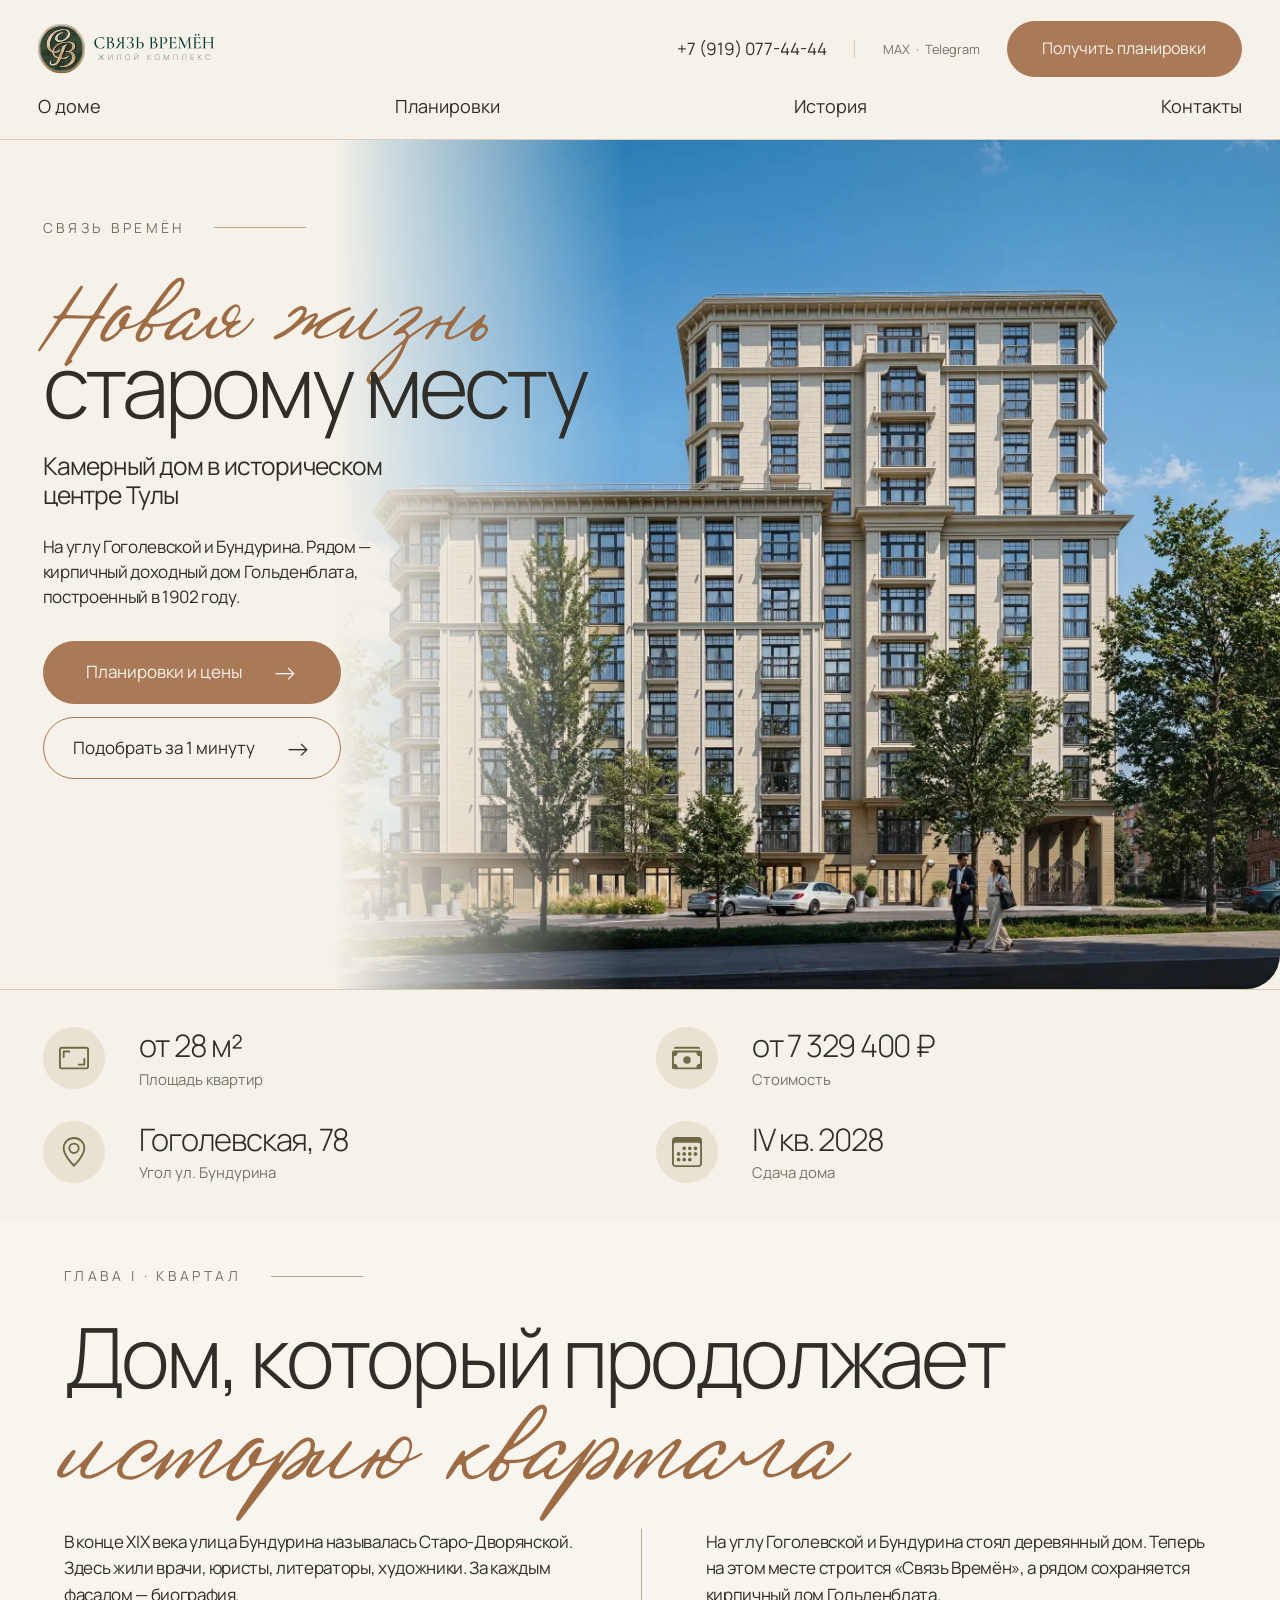
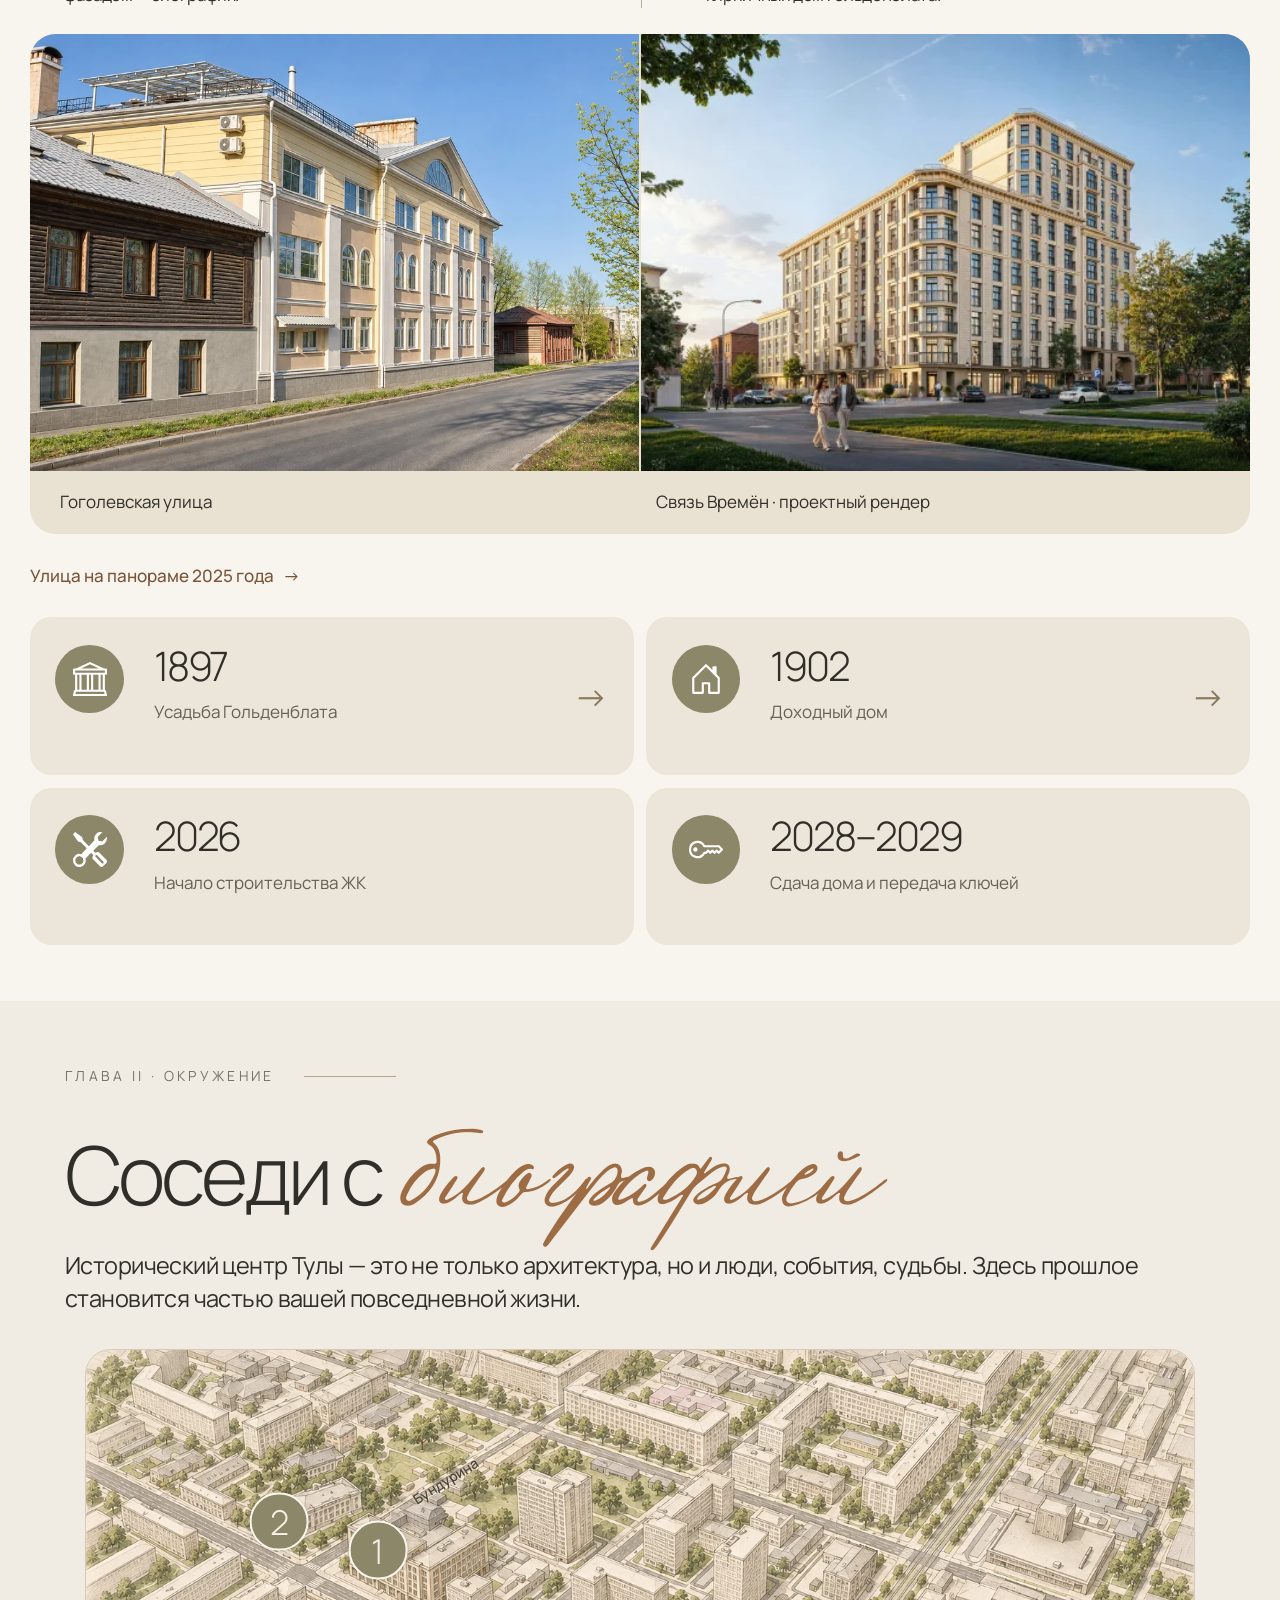
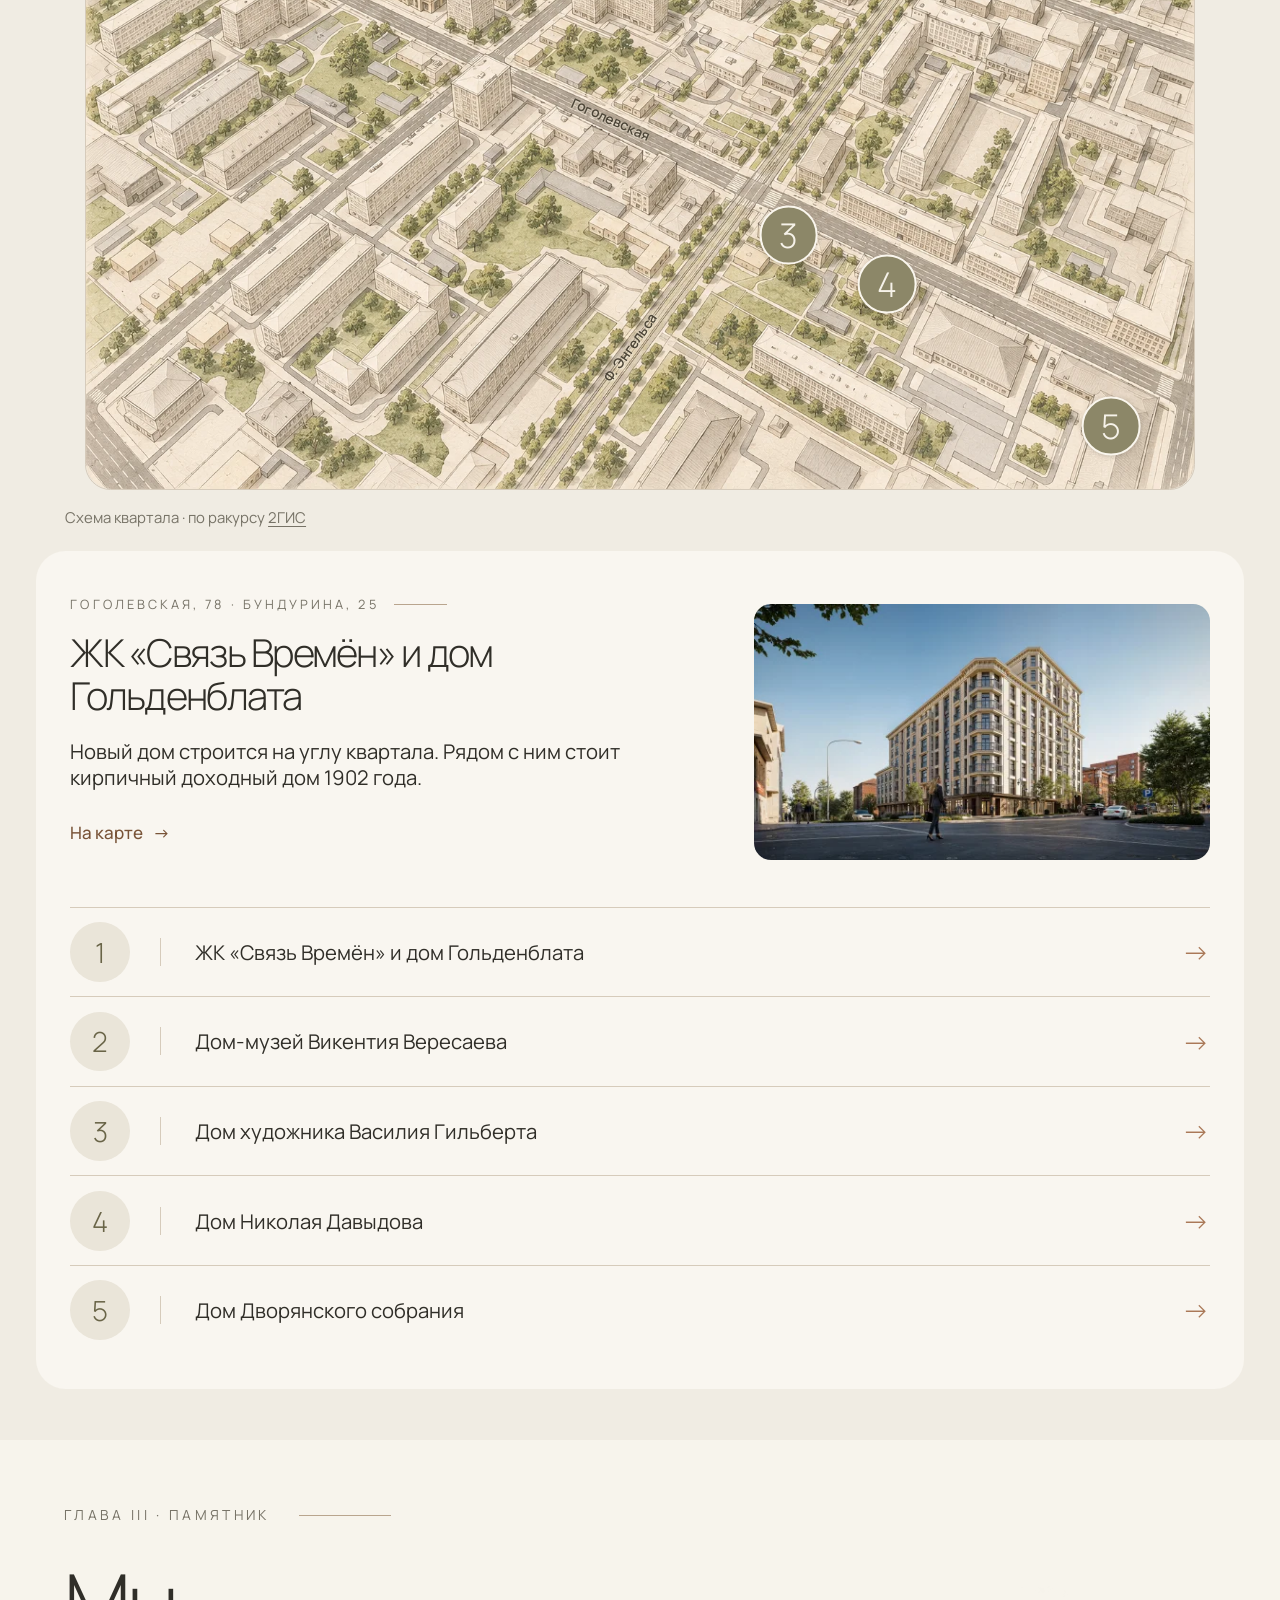
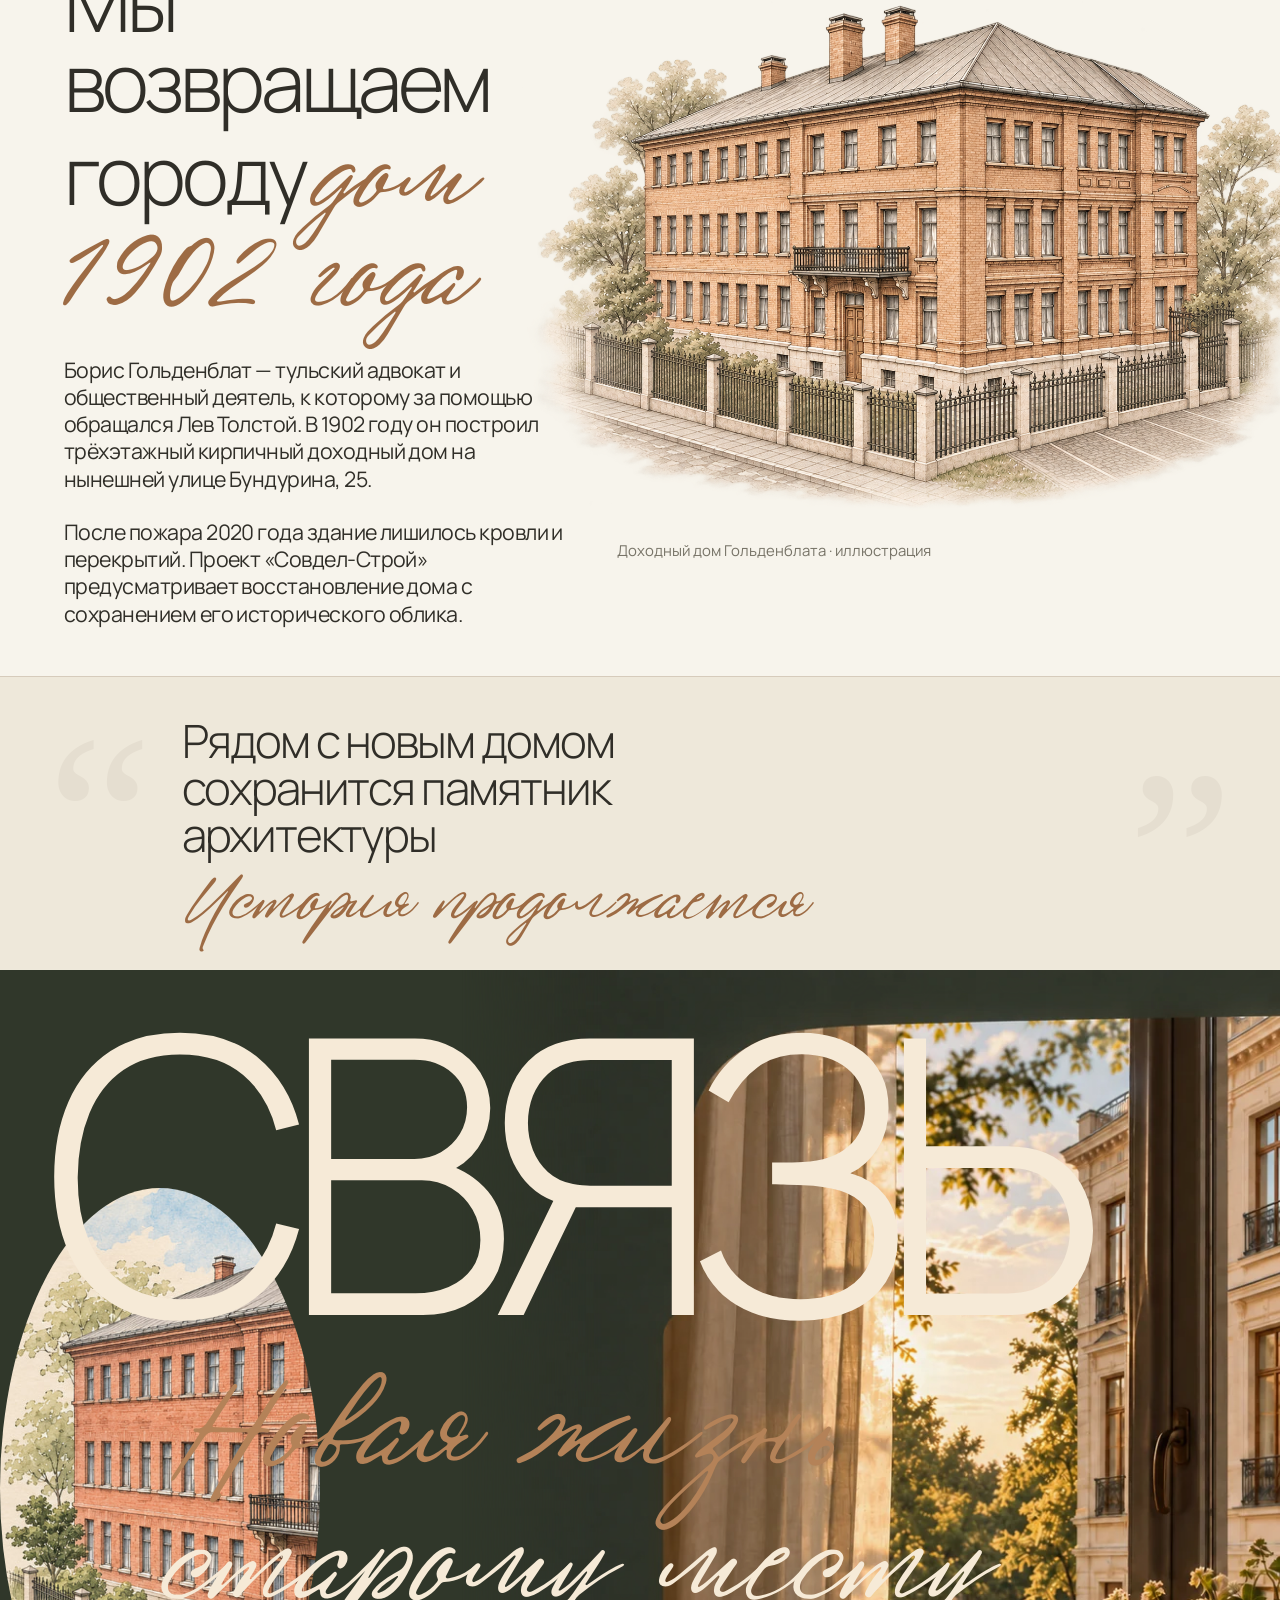
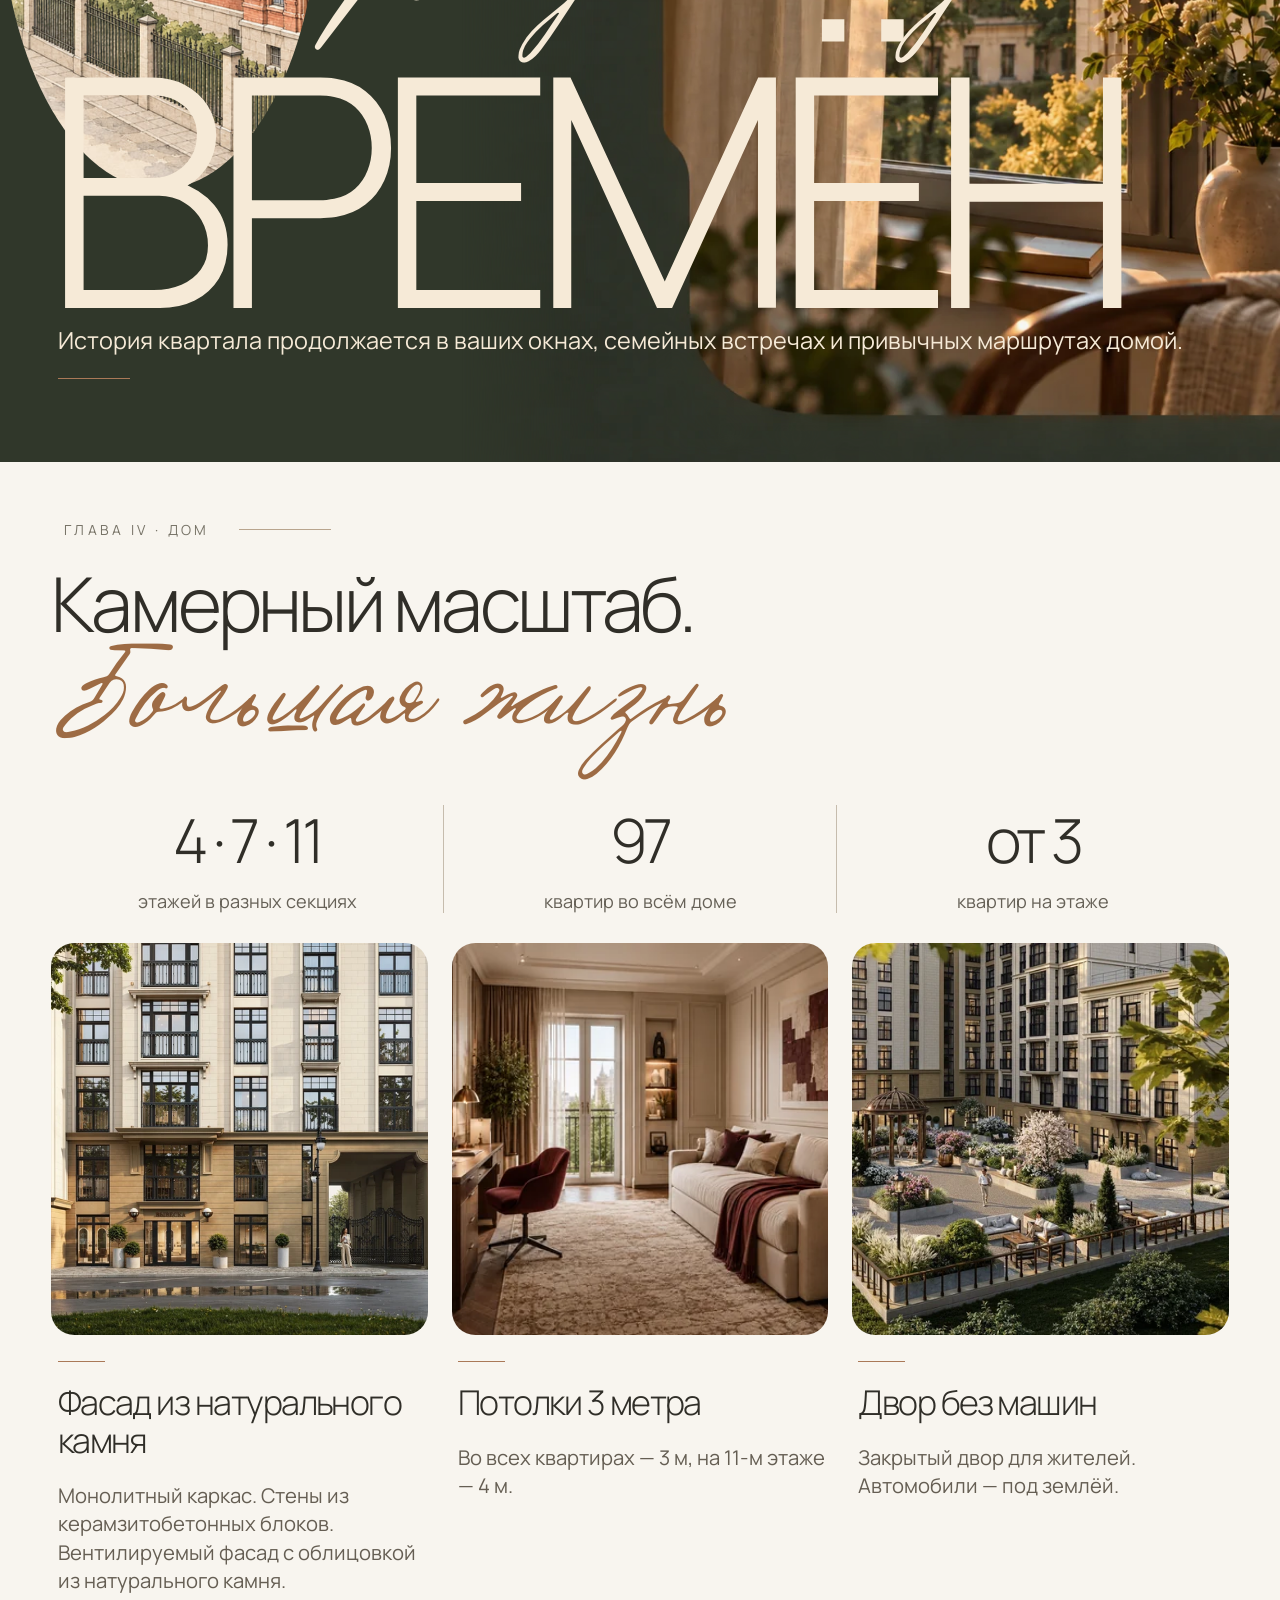
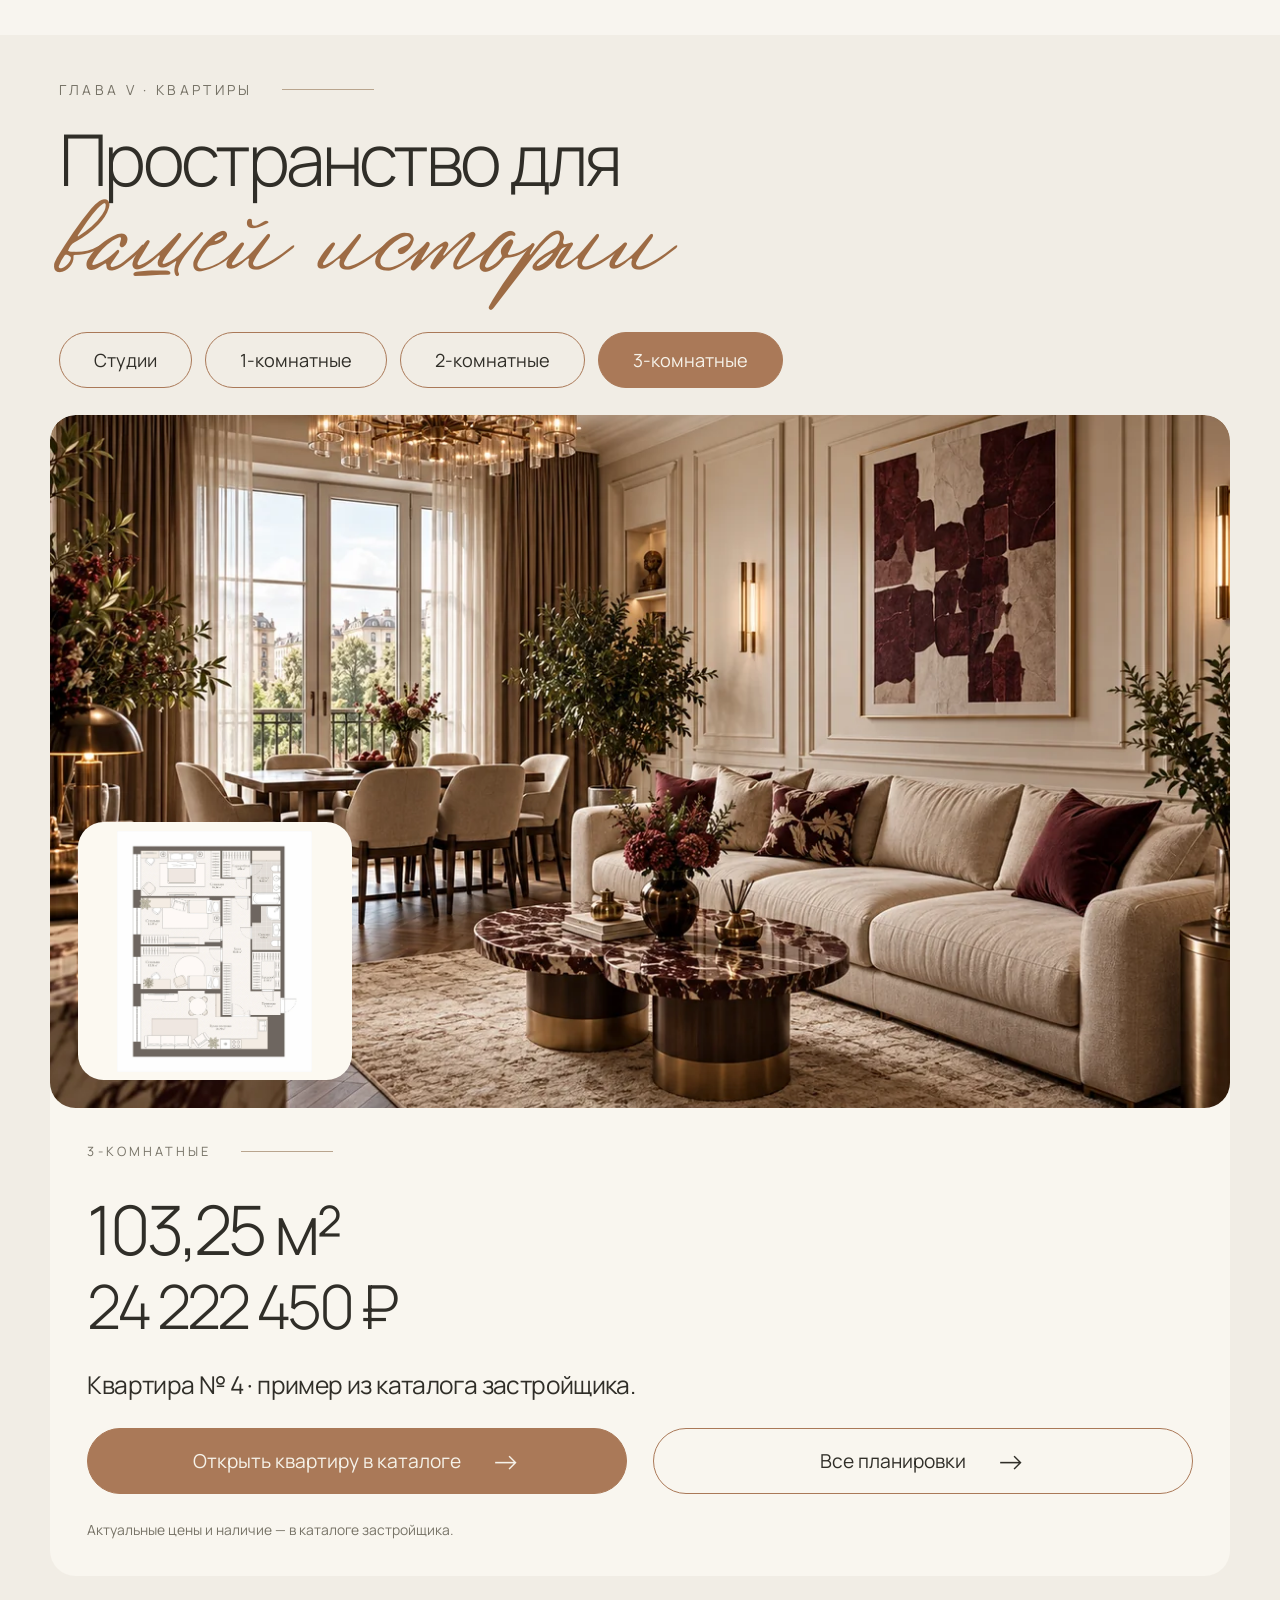
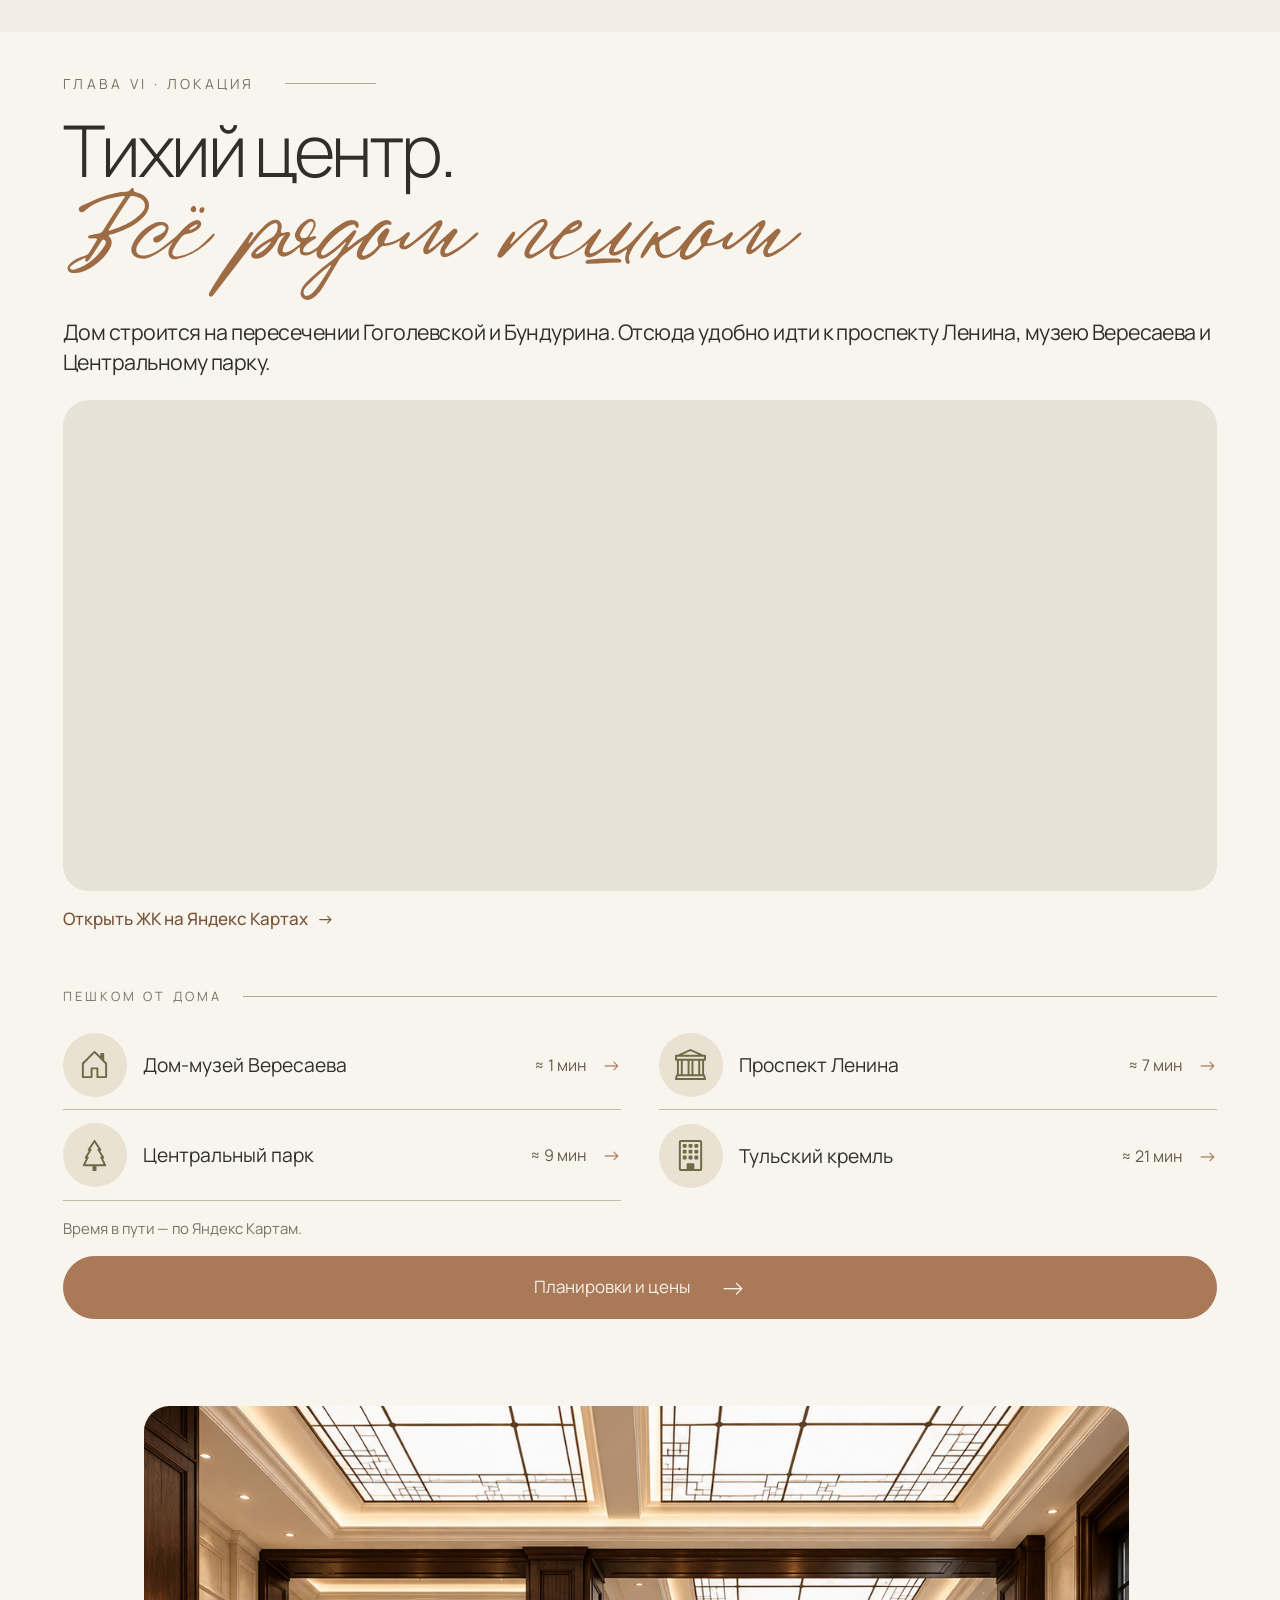
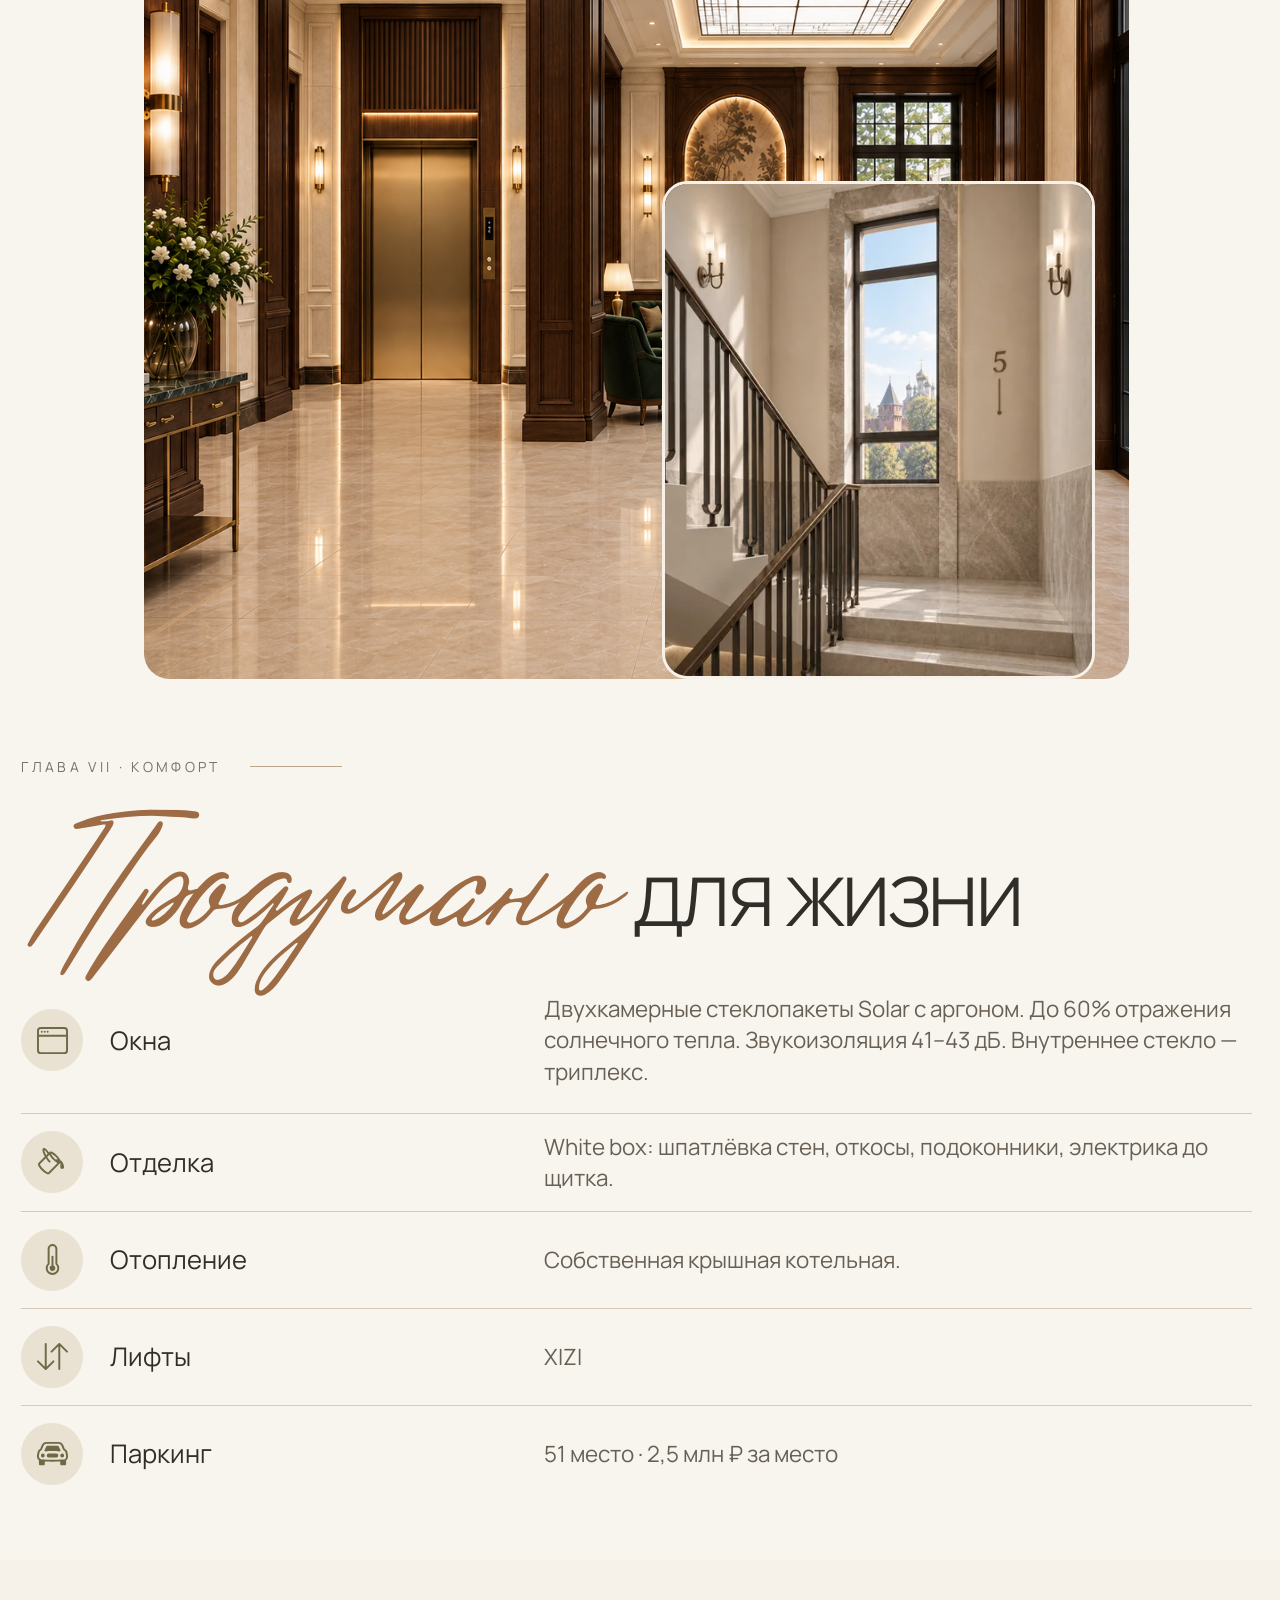
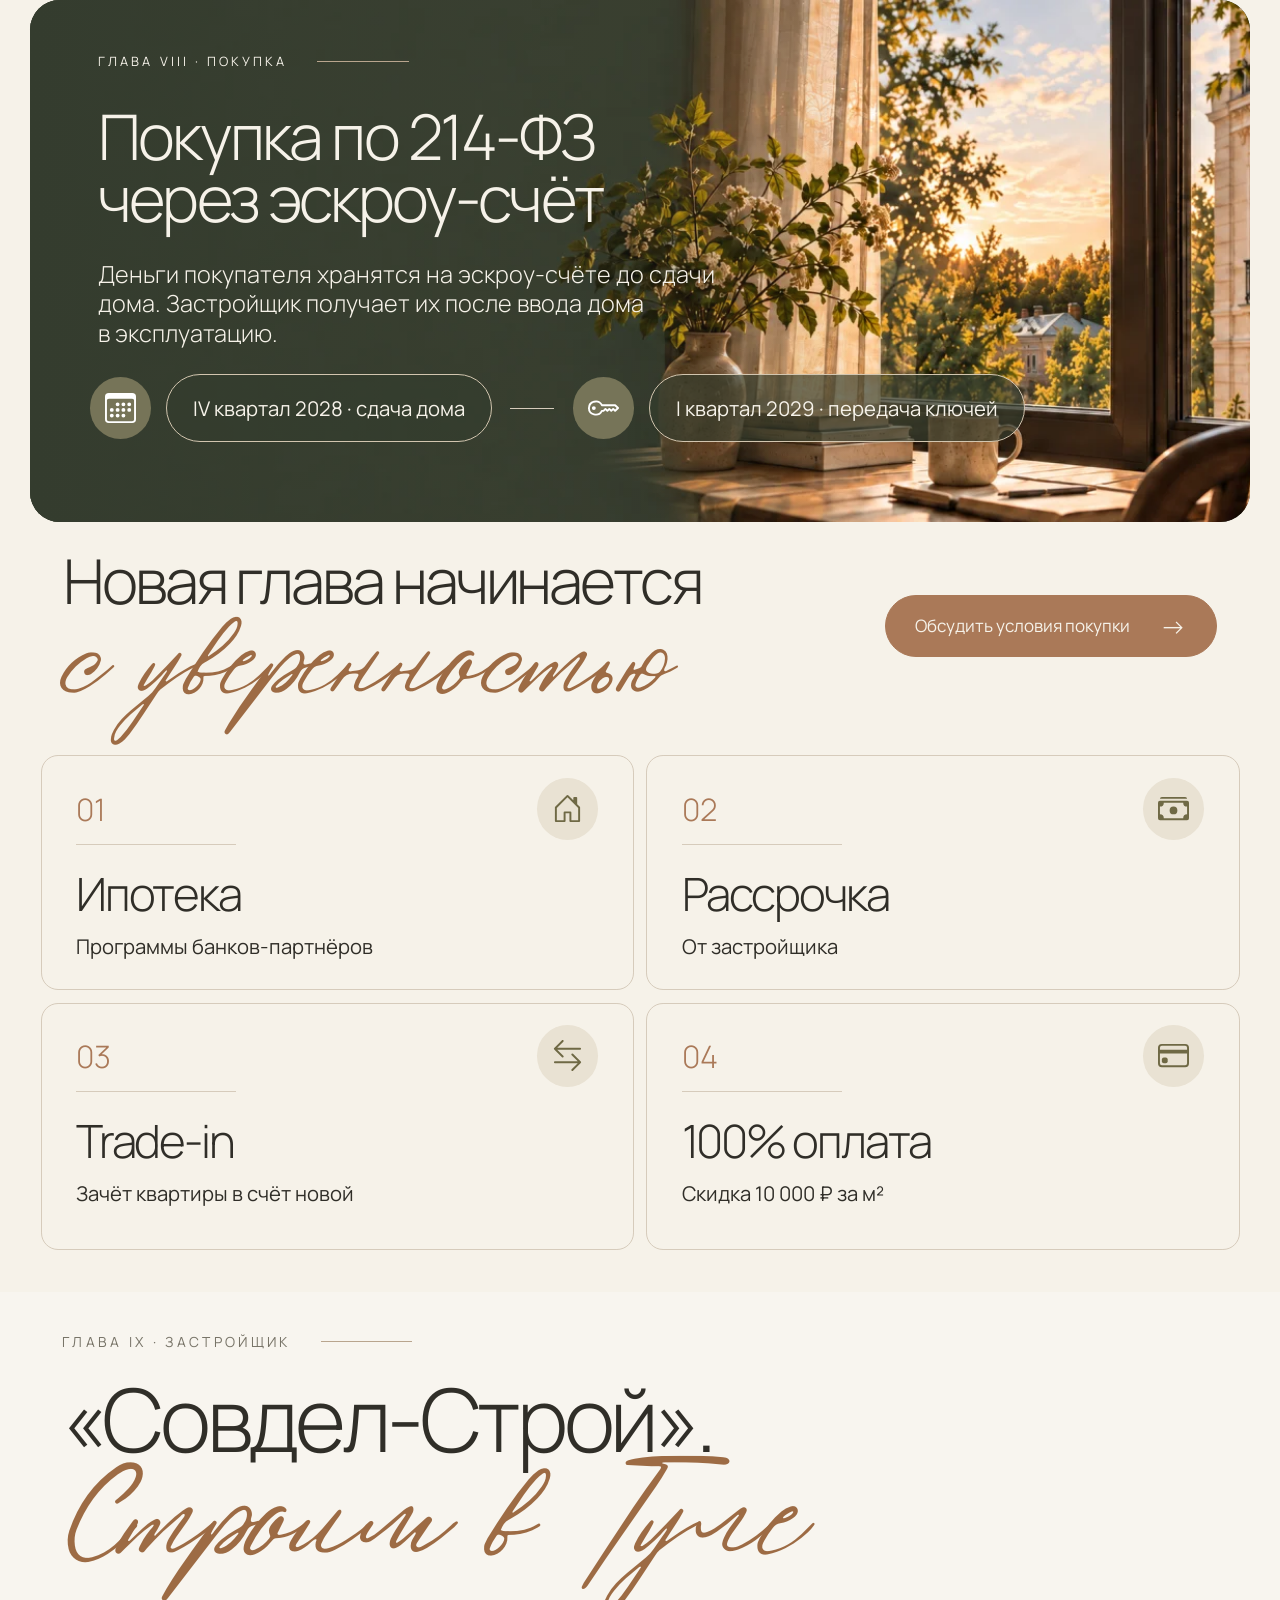
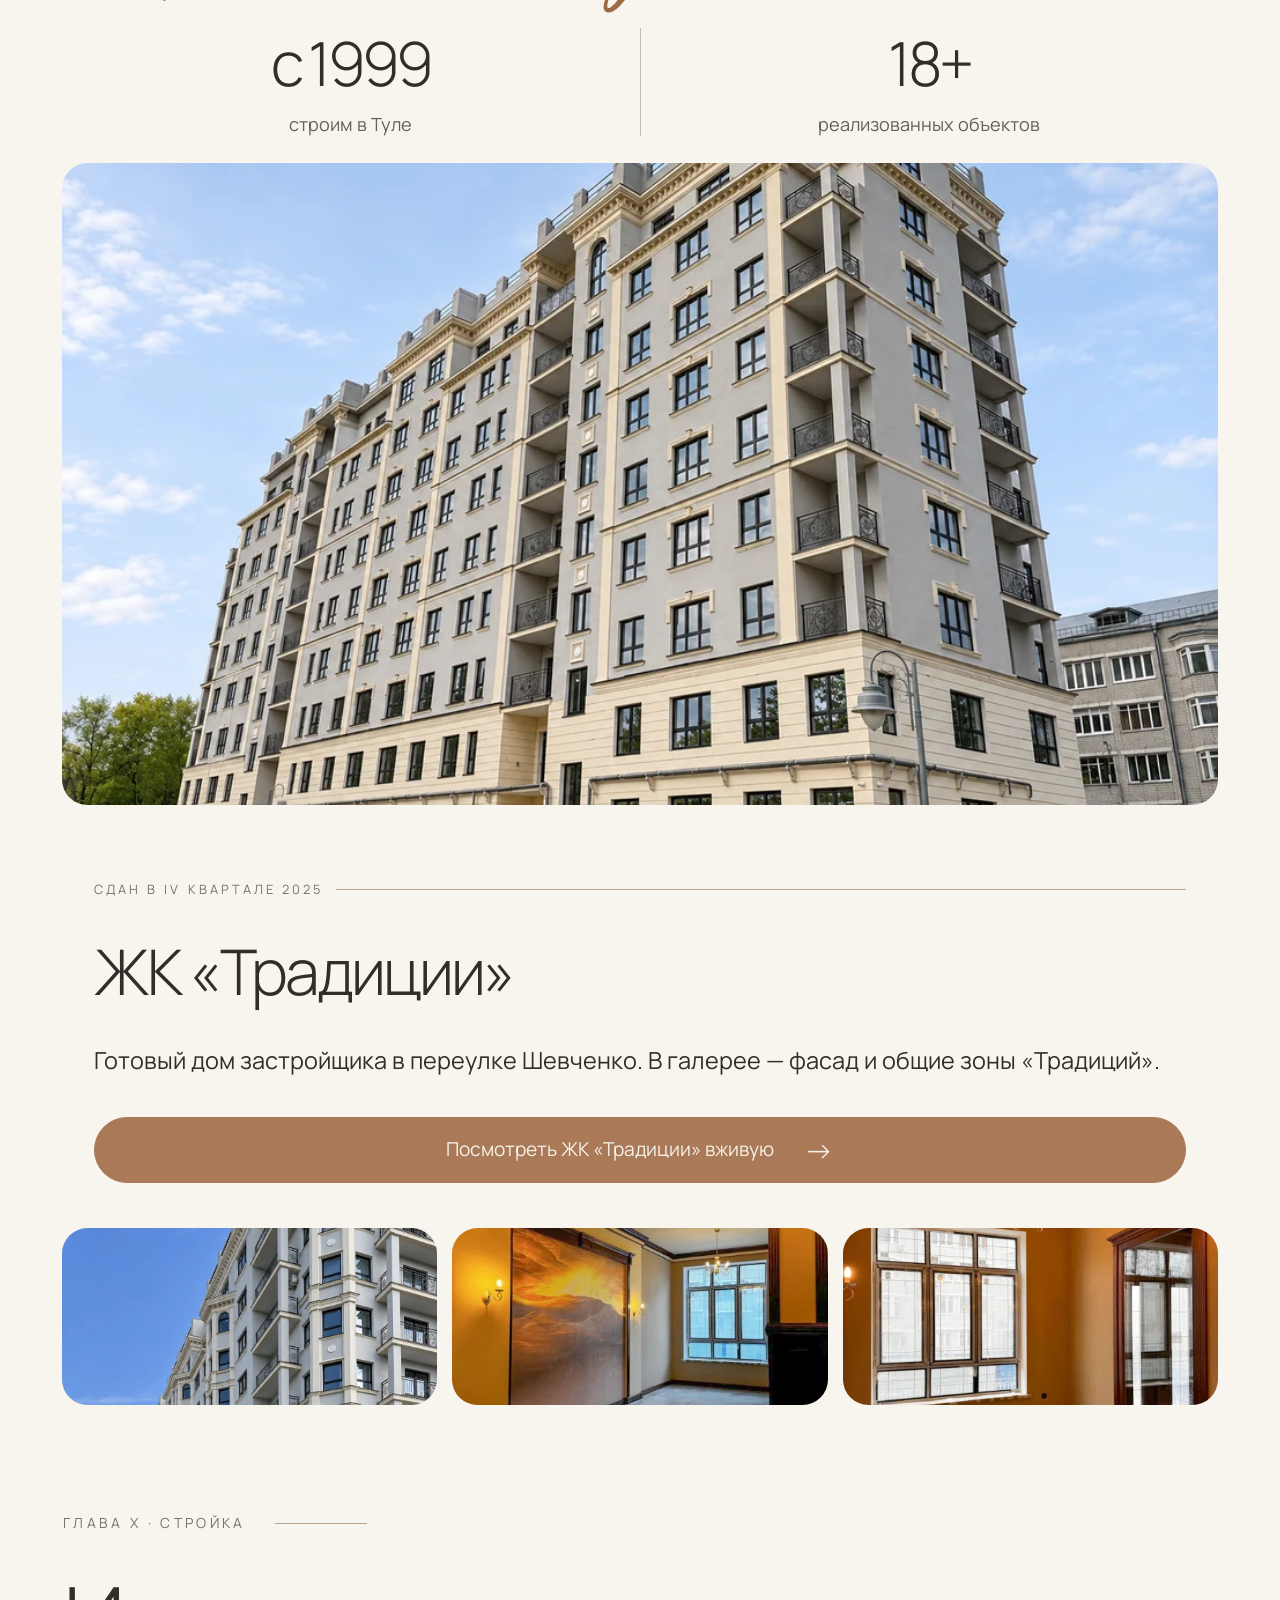
<file: v4/index.html>
<!doctype html>
<html lang="ru">
<head>
<meta charset="UTF-8"><meta name="viewport" content="width=device-width,initial-scale=1">
<title>Связь Времён — новая жизнь старому месту · Версия 3</title>
<meta name="description" content="ЖК Связь Времён — камерный дом в историческом центре Тулы. Гоголевская, 78. Планировки, история места и запись в офис продаж.">
<meta name="theme-color" content="#f6f2e9">
<meta name="robots" content="noindex,nofollow">
<link rel="icon" type="image/x-icon" sizes="16x16 32x32 48x48" href="favicon.ico?v=a69c29a12389">
<link rel="icon" type="image/png" sizes="32x32" href="favicon-32.png?v=29f4f97f7fea">
<link rel="apple-touch-icon" sizes="180x180" href="apple-touch-icon.png?v=b016631cbd7d">
<link rel="stylesheet" href="style.css?v=936d7309037e">
<link rel="stylesheet" href="app.css?v=e3c12f3c684b">
<link rel="stylesheet" href="revisions.css?v=1e232435f1e9">
<link rel="stylesheet" href="layout.css?v=620242fe5ff3">
<link rel="stylesheet" href="v2.css?v=995290a3e215">
<script src="app.js?v=4870bfc00049" defer></script>
<script src="construction/reports.js?v=b8cfebfa021d" defer></script>
</head>
<body>

<div class="page" id="top">
<a class="skip-link" href="#main-content">Перейти к содержимому</a>
<header class="site-header"><div class="header section-container">
<a class="brand" href="#top" aria-label="Связь Времён"><img src="assets/images/svyaz-vremen-logo.svg?v=7d23337fd8c0" alt="Связь Времён — жилой комплекс в Туле" width="265" height="73"></a>
<nav class="navigation" aria-label="Навигация"><a href="#house">О доме</a><a href="#apartments">Планировки</a><a href="#history">История</a><a href="#contacts">Контакты</a></nav>
<div class="header-actions"><a class="phone" href="tel:+79190774444">+7 (919) 077-44-44</a><span class="messengers"><a href="https://max.ru/join/6NiJMa-kM5TvhNtuXJvzOQZQjF3XkK7V0fU3_XNkF80" target="_blank" rel="noopener" data-messenger="max">MAX</a> · <a href="https://t.me/Sovdel_Stroy71" target="_blank" rel="noopener" data-messenger="telegram">Telegram</a></span><button class="button button-header" type="button" >Получить планировки</button></div>
</div></header>
<main id="main-content">
<section class="site-section site-section--hero" aria-labelledby="hero-title"><div class="hero">
<div class="hero-scene">
<img class="hero-background" src="assets/images/v2/hero-scene105-1600.webp?v=5634e00b5a90" srcset="assets/images/v2/hero-scene105-640.webp?v=3eb0f0cb4490 640w, assets/images/v2/hero-scene105-1100.webp?v=96efb74cf0f4 1100w, assets/images/v2/hero-scene105-1600.webp?v=5634e00b5a90 1600w, assets/images/v2/hero-scene105-2400.webp?v=2c6f626a34cf 2400w" sizes="(max-width: 767px) 135vw, (max-width: 1599px) 110vw, (max-width: 1900px) 1500px, 80vw" alt="Проектный рендер ЖК «Связь Времён» со стороны Гоголевской улицы" width="1600" height="898" fetchpriority="high" decoding="async">
<div class="section-container hero-container"><div class="hero-content">
<div class="eyebrow"><span>Связь времён</span> <span class="eyebrow-line" aria-hidden="true"></span></div>
<h1 class="hero-title" id="hero-title"><span class="handwriting">Новая жизнь</span> <span>старому месту</span></h1>
<p class="hero-lead">Камерный дом в историческом центре Тулы</p>
<p class="hero-description">На углу Гоголевской и Бундурина. Рядом — кирпичный доходный дом Гольденблата, построенный в 1902 году.</p>
<div class="hero-buttons"><button class="button" type="button" >Планировки и цены <span class="arrow" aria-hidden="true">→</span></button><button class="button button-outline" type="button" >Подобрать за 1 минуту <span class="arrow" aria-hidden="true">→</span></button></div>
</div>
</div></div>
<div class="hero-facts-band"><div class="section-container"><dl class="facts">
<div class="fact"><span class="fact-icon"><img src="assets/icons/area.svg?v=b067dfcc1bdb" alt=""></span><div class="fact-copy"><dt>Площадь квартир</dt><dd>от 28 м²</dd></div></div>
<div class="fact"><span class="fact-icon"><img src="assets/icons/coins.svg?v=3b3eae430abe" alt=""></span><div class="fact-copy"><dt>Стоимость</dt><dd>от 7&#160;329&#160;400 ₽</dd></div></div>
<div class="fact"><span class="fact-icon"><img src="assets/icons/pin.svg?v=9081a3cbe9c6" alt=""></span><div class="fact-copy"><dt>Угол ул. Бундурина</dt><dd>Гоголевская, 78</dd></div></div>
<div class="fact"><span class="fact-icon"><img src="assets/icons/calendar.svg?v=89b3860f87d2" alt=""></span><div class="fact-copy"><dt>Сдача дома</dt><dd>IV кв. 2028</dd></div></div>
</dl>
</div></div></div></section>
<section class="site-section site-section--history" id="history" aria-labelledby="history-title"><div class="history section-container">
<div class="history-heading-row">
<div class="history-heading"><div class="eyebrow"><span>Глава I · Квартал</span> <span class="eyebrow-line" aria-hidden="true"></span></div><h2 class="history-title" id="history-title"><span>Дом, который продолжает</span> <span class="handwriting">историю квартала</span></h2></div>
<div class="paragraph-columns"><p>В конце XIX века улица Бундурина называлась Старо-Дворянской. Здесь жили врачи, юристы, литераторы, художники. За каждым фасадом — биография.</p><p class="paragraph-separated">На углу Гоголевской и Бундурина стоял деревянный дом. Теперь на этом месте строится «Связь Времён», а рядом сохраняется кирпичный дом Гольденблата.</p></div>
</div>
<figure class="history-panorama">
  <div class="v2-history-images">
    <img src="assets/images/v2/street-956.webp?v=422b4e727c3e" srcset="assets/images/v2/street-480.webp?v=3a7105d3f9ea 480w, assets/images/v2/street-956.webp?v=422b4e727c3e 956w" sizes="(max-width: 767px) 46vw, 48vw" alt="Гоголевская улица и исторические фасады" width="956" height="638" loading="lazy" decoding="async">
    <img src="assets/images/v3/street-render-1600.webp?v=6f42eef77631" srcset="assets/images/v3/street-render-640.webp?v=1a1b75cf5390 640w, assets/images/v3/street-render-1100.webp?v=449b32542d27 1100w, assets/images/v3/street-render-1600.webp?v=6f42eef77631 1600w" sizes="(max-width: 767px) 46vw, 48vw" alt="Проектный рендер нового жилого комплекса" width="1600" height="900" loading="lazy" decoding="async">
  </div>
  <figcaption><span>Гоголевская улица</span><span>Связь Времён · проектный рендер</span></figcaption>
</figure>
<a class="v2-text-link" href="https://yandex.ru/maps/15/tula/house/gogolevskaya_ulitsa_78_27/Z04YcAdiSkUGQFtufX15eX9mYQ==/panorama/?panorama%5Bdirection%5D=64.7%2C10&amp;panorama%5Bpoint%5D=37.602053%2C54.188287&amp;panorama%5Bspan%5D=117.801137%2C60" target="_blank" rel="noopener">Улица на панораме 2025 года <span aria-hidden="true">→</span></a>
<ol class="timeline" aria-label="История места">
<li><span class="timeline-icon"><img src="assets/icons/column.svg?v=a3bcb5f82bd8" alt=""></span><div class="timeline-copy"><span class="timeline-year">1897</span> <span class="timeline-text">Усадьба Гольденблата</span></div><span class="timeline-arrow">→</span></li>
<li><span class="timeline-icon"><img src="assets/icons/house.svg?v=a2d1ed088c96" alt=""></span><div class="timeline-copy"><span class="timeline-year">1902</span> <span class="timeline-text">Доходный дом</span></div><span class="timeline-arrow">→</span></li>
<li><span class="timeline-icon"><img src="assets/icons/tools.svg?v=7745a5eb52d1" alt=""></span><div class="timeline-copy"><span class="timeline-year">2026</span> <span class="timeline-text">Начало строительства ЖК</span></div></li>
<li><span class="timeline-icon"><img src="assets/icons/key.svg?v=3892d867b96e" alt=""></span><div class="timeline-copy"><span class="timeline-year">2028–2029</span> <span class="timeline-text">Сдача дома и передача ключей</span></div></li>
</ol>
</div></section>

<section class="site-section site-section--neighbors" id="neighbors" aria-labelledby="neighbors-title"><div class="neighbors screen section-container">
<div class="neighbors-left">
<div class="eyebrow"><span>Глава II · Окружение</span> <span class="eyebrow-line" aria-hidden="true"></span></div>
<h2 class="section-title" id="neighbors-title">Соседи с <span class="handwriting">биографией</span></h2>
<p class="intro">Исторический центр Тулы — это не только архитектура, но и люди, события, судьбы. Здесь прошлое становится частью вашей повседневной жизни.</p>
<div class="media-frame neighborhood-map">
  <img src="assets/images/v2/quarter-2gis-drawing-1536.webp?v=f2a3b5f8ef8d"
       srcset="assets/images/v2/quarter-2gis-drawing-540.webp?v=597e43585321 540w, assets/images/v2/quarter-2gis-drawing-936.webp?v=0ea8b18bcf37 936w, assets/images/v2/quarter-2gis-drawing-1536.webp?v=f2a3b5f8ef8d 1536w"
       sizes="(max-width: 767px) 90vw, (max-width: 1599px) 87vw, (max-width: 1900px) 53vw, 45vw"
       alt="Рисованная схема кварталов Тулы вдоль Гоголевской улицы от Бундурина до проспекта Ленина"
       width="1536" height="1024" loading="lazy" decoding="async">
  <span class="map-street" style="--x:32.4%;--y:17.8%;--angle:-32deg" aria-hidden="true">Бундурина</span>
  <span class="map-street" style="--x:47.4%;--y:50%;--angle:24deg" aria-hidden="true">Гоголевская</span>
  <span class="map-street" style="--x:49.1%;--y:80.8%;--angle:-55deg" aria-hidden="true">Ф. Энгельса</span>
  <button class="map-marker" type="button" data-neighbor="1" style="--x:26.37%;--y:27.15%" aria-label="1. ЖК «Связь Времён» и дом Гольденблата" aria-pressed="false">1</button>
  <button class="map-marker" type="button" data-neighbor="2" style="--x:17.45%;--y:23.24%" aria-label="2. Дом-музей Викентия Вересаева" aria-pressed="false">2</button>
  <button class="map-marker" type="button" data-neighbor="3" style="--x:63.41%;--y:65.62%" aria-label="3. Дом художника Василия Гильберта" aria-pressed="false">3</button>
  <button class="map-marker" type="button" data-neighbor="4" style="--x:72.27%;--y:72.27%" aria-label="4. Дом Николая Давыдова" aria-pressed="false">4</button>
  <button class="map-marker" type="button" data-neighbor="5" style="--x:92.51%;--y:91.50%" aria-label="5. Дом Дворянского собрания" aria-pressed="false">5</button>
</div>
<small class="caption">Схема квартала · по ракурсу <a href="https://2gis.ru/tula?m=37.6053%2C54.1873%2F16.7" target="_blank" rel="noopener">2ГИС</a></small>
</div>
<div class="neighbor-panel">
  <div class="neighbor-feature">
    <div class="neighbor-copy" aria-live="polite">
      <div class="eyebrow"><span>Гоголевская, 78 · Бундурина, 25</span> <span class="eyebrow-line" aria-hidden="true"></span></div>
      <h3>ЖК «Связь Времён» и дом Гольденблата</h3>
      <p>Новый дом строится на углу квартала. Рядом с ним стоит кирпичный доходный дом 1902 года.</p>
      <a class="v2-text-link neighbor-link" href="https://yandex.ru/maps/?ll=37.602301%2C54.188355&amp;z=17&amp;pt=37.602301%2C54.188355" target="_blank" rel="noopener">На карте <span aria-hidden="true">→</span></a>
    </div>
    <div class="media-frame neighbor-art"><img src="assets/images/v3/neighbor-render-840.webp?v=9c0649bdf5a4" srcset="assets/images/v3/neighbor-render-480.webp?v=8b782d6c74da 480w, assets/images/v3/neighbor-render-840.webp?v=9c0649bdf5a4 840w" sizes="(max-width: 767px) 32vw, 15vw" alt="Угловой фасад ЖК «Связь Времён»" width="840" height="473" loading="lazy" decoding="async"></div>
  </div>
  <ol class="neighbor-list">
  <li data-neighbor="1" data-street="Гоголевская, 78 · Бундурина, 25" data-description="Новый дом строится на углу квартала. Рядом с ним стоит кирпичный доходный дом 1902 года." data-href="https://yandex.ru/maps/?ll=37.602301%2C54.188355&amp;z=17&amp;pt=37.602301%2C54.188355"><span class="number">1</span> <span class="neighbor-name">ЖК «Связь Времён» и дом Гольденблата</span> <span class="arrow" aria-hidden="true">→</span></li>
<li data-neighbor="2" data-street="Гоголевская, 82" data-description="Мемориальный музей в доме, где родился и вырос писатель Викентий Вересаев." data-href="https://yandex.ru/maps/?text=%D0%A2%D1%83%D0%BB%D0%B0%2C%20%D0%93%D0%BE%D0%B3%D0%BE%D0%BB%D0%B5%D0%B2%D1%81%D0%BA%D0%B0%D1%8F%20%D1%83%D0%BB%D0%B8%D1%86%D0%B0%2C%2082"><span class="number">2</span> <span class="neighbor-name">Дом-музей Викентия Вересаева</span> <span class="arrow" aria-hidden="true">→</span></li>
<li data-neighbor="3" data-street="Гоголевская, 49/81" data-description="Здесь художник Василий Гильберт жил и работал в 1904–1920 годах." data-href="https://yandex.ru/maps/?text=%D0%A2%D1%83%D0%BB%D0%B0%2C%20%D0%93%D0%BE%D0%B3%D0%BE%D0%BB%D0%B5%D0%B2%D1%81%D0%BA%D0%B0%D1%8F%20%D1%83%D0%BB%D0%B8%D1%86%D0%B0%2C%2049/81"><span class="number">3</span> <span class="neighbor-name">Дом художника Василия Гильберта</span> <span class="arrow" aria-hidden="true">→</span></li>
<li data-neighbor="4" data-street="Гоголевская, 47" data-description="В этом доме состоялось знакомство Льва Толстого и Константина Станиславского." data-href="https://yandex.ru/maps/?text=%D0%A2%D1%83%D0%BB%D0%B0%2C%20%D0%93%D0%BE%D0%B3%D0%BE%D0%BB%D0%B5%D0%B2%D1%81%D0%BA%D0%B0%D1%8F%20%D1%83%D0%BB%D0%B8%D1%86%D0%B0%2C%2047"><span class="number">4</span> <span class="neighbor-name">Дом Николая Давыдова</span> <span class="arrow" aria-hidden="true">→</span></li>
<li data-neighbor="5" data-street="Проспект Ленина, 44" data-description="Сегодня в здании Дворянского собрания работает Тульская областная филармония." data-href="https://yandex.ru/maps/?text=%D0%A2%D1%83%D0%BB%D0%B0%2C%20%D0%BF%D1%80%D0%BE%D1%81%D0%BF%D0%B5%D0%BA%D1%82%20%D0%9B%D0%B5%D0%BD%D0%B8%D0%BD%D0%B0%2C%2044"><span class="number">5</span> <span class="neighbor-name">Дом Дворянского собрания</span> <span class="arrow" aria-hidden="true">→</span></li>
</ol>
</div>
</div></section>

<section class="site-section site-section--restoration" id="restoration" aria-labelledby="restoration-title">
<div class="restoration section-container">
  <div class="restoration-top">
    <div class="restoration-copy">
      <div class="eyebrow"><span>Глава III · Памятник</span> <span class="eyebrow-line" aria-hidden="true"></span></div>
      <h2 class="section-title" id="restoration-title">Мы возвращаем городу <span class="handwriting">дом <br>1902&nbsp;года</span></h2>
      <p>Борис Гольденблат — тульский адвокат и общественный деятель, к которому за помощью обращался Лев Толстой. В 1902 году он построил трёхэтажный кирпичный доходный дом на нынешней улице Бундурина, 25.</p>
      <p>После пожара 2020 года здание лишилось кровли и перекрытий. Проект «Совдел-Строй» предусматривает восстановление дома с сохранением его исторического облика.</p>
    </div>
    <figure class="v2-restoration-photo">
      <div class="media-frame" id="goldenblat-illustration">
        <button type="button" class="restoration-enlarge" aria-label="Увеличить иллюстрацию дома Гольденблата">
          <img src="assets/images/v4/goldenblat-haze-rgba.png?v=0819a287c891"
             alt="Иллюстрация доходного дома Гольденблата на Бундурина, 25, с мягкой дымкой по краям" width="1536" height="1024" loading="lazy" decoding="async">
        </button>
      </div>
      <figcaption class="caption">Доходный дом Гольденблата · иллюстрация</figcaption>
    </figure>
  </div>
  <blockquote class="restoration-quote"><span class="quote-mark" aria-hidden="true">“</span><div><p>Рядом с новым домом сохранится памятник архитектуры</p><span class="handwriting">История продолжается</span></div><span class="quote-mark quote-end" aria-hidden="true">”</span></blockquote>
</div></section>

<section class="site-section site-section--interlude" id="interlude" aria-label="Связь времён — новая жизнь старому месту">
<div class="v2-interlude-art" aria-hidden="true">
  <img class="v2-interlude-archive" src="assets/images/v4/interlude-left-fenced-house-443.webp?v=8c609708df5c" alt="" width="443" height="885" loading="lazy" decoding="async">
  <img class="v2-interlude-window" src="assets/images/v2/interlude-window-evening-1086.webp?v=a07f63dec3c9"
       srcset="assets/images/v2/interlude-window-evening-480.webp?v=df2d3b3f9e85 480w, assets/images/v2/interlude-window-evening-840.webp?v=cd9bc8297a7f 840w, assets/images/v2/interlude-window-evening-1086.webp?v=a07f63dec3c9 1086w"
       sizes="(max-width: 767px) 100vw, (max-width: 1599px) 64vw, (max-width: 1900px) 800px, 43vw"
       alt="" width="1086" height="1448" loading="lazy" decoding="async">
</div>
<div class="interlude section-container">
<div class="interlude-content"><span class="interlude-word">СВЯЗЬ</span><p class="interlude-script handwriting">Новая жизнь <span>старому месту</span></p><span class="interlude-word interlude-word-bottom">ВРЕМЁН</span><p class="interlude-caption">История квартала продолжается в ваших окнах, семейных встречах и привычных маршрутах домой.</p><span class="small-line"></span></div>
</div></section>

<section class="site-section site-section--features" id="house" aria-labelledby="house-title"><div class="features screen section-container">
<div class="eyebrow"><span>Глава IV · Дом</span> <span class="eyebrow-line" aria-hidden="true"></span></div>
<div class="features-heading"><h2 class="section-title" id="house-title">Камерный масштаб. <span class="handwriting">Большая жизнь</span></h2>
<dl class="large-stats"><div><dt>этажей в разных секциях</dt><dd>4 · 7 · 11</dd></div><div><dt>квартир во всём доме</dt><dd>97</dd></div><div><dt>квартир на этаже</dt><dd>от 3</dd></div></dl></div>
<div class="feature-cards">
<article class="feature-card"><div class="media-frame "><img src="assets/images/v4/natural-stone-facade-supplied-1600.webp?v=d6c47c18436b" srcset="assets/images/v4/natural-stone-facade-supplied-640.webp?v=c02dbd61c8d4 640w, assets/images/v4/natural-stone-facade-supplied-1000.webp?v=99011b7b10d8 1000w, assets/images/v4/natural-stone-facade-supplied-1600.webp?v=d6c47c18436b 1600w" sizes="(max-width: 767px) 168vw, 62vw" alt="Фасад ЖК «Связь Времён» крупным планом · проектный рендер" width="1600" height="900" loading="lazy" decoding="async"></div><span class="small-line"></span><h3>Фасад из натурального камня</h3><p>Монолитный каркас. Стены из керамзитобетонных блоков. Вентилируемый фасад с облицовкой из натурального камня.</p></article>
<article class="feature-card"><div class="media-frame "><img src="assets/images/v2/high-ceilings-850.webp?v=7695921b7ef9" srcset="assets/images/v2/high-ceilings-480.webp?v=b1fabe6e1727 480w, assets/images/v2/high-ceilings-850.webp?v=7695921b7ef9 850w" sizes="(max-width: 767px) 90vw, 33vw" alt="Интерьер квартиры · проектный рендер" width="850" height="638" loading="lazy" decoding="async"></div><span class="small-line"></span><h3>Потолки 3 метра</h3><p>Во всех квартирах — 3 м, на 11-м этаже — 4 м.</p></article>
<article class="feature-card"><div class="media-frame "><img src="assets/images/v4/courtyard-garden-1280.webp?v=124242510eb9" srcset="assets/images/v4/courtyard-garden-480.webp?v=b24209ee4a3a 480w, assets/images/v4/courtyard-garden-850.webp?v=92f29f05a152 850w, assets/images/v4/courtyard-garden-1280.webp?v=124242510eb9 1280w" sizes="(max-width: 767px) 165vw, 62vw" alt="Сад во дворе ЖК «Связь Времён» · проектный рендер" width="1280" height="720" loading="lazy" decoding="async"></div><span class="small-line"></span><h3>Двор без машин</h3><p>Закрытый двор для жителей. Автомобили — под землёй.</p></article>
</div>
</div></section>

<section class="site-section site-section--apartments" id="apartments" aria-labelledby="apartments-title"><div class="apartments screen section-container">
<div class="eyebrow"><span>Глава V · Квартиры</span> <span class="eyebrow-line" aria-hidden="true"></span></div>
<h2 class="section-title" id="apartments-title">Пространство для <span class="handwriting">вашей истории</span></h2>
<div class="apartment-tabs" aria-label="Типы квартир"><button type="button" data-flat-type="studio">Студии</button><button type="button" data-flat-type="1">1-комнатные</button><button type="button" data-flat-type="2">2-комнатные</button><button type="button" data-flat-type="3" class="active">3-комнатные</button></div>
<div class="apartment-card">
  <div class="apartment-image">
    <img class="apartment-original" src="assets/images/v2/interior-3-1200.webp?v=80c1d113ef20" srcset="assets/images/v2/interior-3-520.webp?v=41df93df5d70 520w, assets/images/v2/interior-3-850.webp?v=3e18f706ee8e 850w, assets/images/v2/interior-3-1200.webp?v=80c1d113ef20 1200w" sizes="(max-width: 1599px) 92vw, 55vw" alt="Визуализация интерьера · пример оформления" width="1200" height="900" loading="lazy" decoding="async">
    <figure class="plan-thumbnail"><div class="media-frame">
      <img src="assets/images/v2/plan-3-900.webp?v=1e0cecf40383" alt="План квартиры № 4" width="900" height="1113" loading="lazy" decoding="async">
    </div></figure>
  </div>
  <div class="apartment-details">
    <div class="eyebrow"><span>3-комнатные</span> <span class="eyebrow-line" aria-hidden="true"></span></div>
    <div class="apartment-price"><p data-flat-area>103,25 м²</p><p data-flat-price>24 222 450 ₽</p></div>
    <p class="intro" data-flat-caption>Квартира № 4 · пример из каталога застройщика.</p>
    <a class="button" data-flat-link href="https://svyaz-vremen.ru/apartments/flats/4/" target="_blank" rel="noopener">Открыть квартиру в каталоге <span class="arrow" aria-hidden="true">→</span></a>
    <a class="button button-outline" href="https://svyaz-vremen.ru/apartments/" target="_blank" rel="noopener">Все планировки <span class="arrow" aria-hidden="true">→</span></a>
    <small class="caption">Актуальные цены и наличие — в каталоге застройщика.</small>
  </div>
</div>
<script type="application/json" id="flat-catalog">{
  "studio": {
    "label": "Студии",
    "area": "28,19",
    "number": "7",
    "price": 7329400,
    "href": "https://svyaz-vremen.ru/apartments/flats/7/",
    "interior": "assets/images/v2/interior-studio-1200.webp?v=dc3ced30765c",
    "interiorSet": "assets/images/v2/interior-studio-520.webp?v=7323e0d88967 520w, assets/images/v2/interior-studio-850.webp?v=c1f28ad2d5b7 850w, assets/images/v2/interior-studio-1200.webp?v=dc3ced30765c 1200w",
    "width": 1200,
    "height": 900,
    "plan": "assets/images/v2/plan-studio-900.webp?v=0322cd3e7794",
    "planWidth": 900,
    "planHeight": 900
  },
  "1": {
    "label": "1-комнатные",
    "area": "43,84",
    "number": "71",
    "price": 10960000,
    "href": "https://svyaz-vremen.ru/apartments/flats/71/",
    "interior": "assets/images/v2/interior-1-1200.webp?v=08db9cc724b2",
    "interiorSet": "assets/images/v2/interior-1-520.webp?v=2cbd7fc30d8e 520w, assets/images/v2/interior-1-850.webp?v=8d7ed35f1fab 850w, assets/images/v2/interior-1-1200.webp?v=08db9cc724b2 1200w",
    "width": 1200,
    "height": 900,
    "plan": "assets/images/v2/plan-1-900.webp?v=17e91584cf02",
    "planWidth": 900,
    "planHeight": 900
  },
  "2": {
    "label": "2-комнатные",
    "area": "73,14",
    "number": "10",
    "price": 17641368,
    "href": "https://svyaz-vremen.ru/apartments/flats/10/",
    "interior": "assets/images/v2/interior-2-1200.webp?v=14dd3bff2d38",
    "interiorSet": "assets/images/v2/interior-2-520.webp?v=7361f82eaf3f 520w, assets/images/v2/interior-2-850.webp?v=a36678d6cb51 850w, assets/images/v2/interior-2-1200.webp?v=14dd3bff2d38 1200w",
    "width": 1200,
    "height": 1006,
    "plan": "assets/images/v2/plan-2-900.webp?v=df7b57a6cec6",
    "planWidth": 900,
    "planHeight": 491
  },
  "3": {
    "label": "3-комнатные",
    "area": "103,25",
    "number": "4",
    "price": 24222450,
    "href": "https://svyaz-vremen.ru/apartments/flats/4/",
    "interior": "assets/images/v2/interior-3-1200.webp?v=80c1d113ef20",
    "interiorSet": "assets/images/v2/interior-3-520.webp?v=41df93df5d70 520w, assets/images/v2/interior-3-850.webp?v=3e18f706ee8e 850w, assets/images/v2/interior-3-1200.webp?v=80c1d113ef20 1200w",
    "width": 1200,
    "height": 900,
    "plan": "assets/images/v2/plan-3-900.webp?v=1e0cecf40383",
    "planWidth": 900,
    "planHeight": 1113
  }
}</script>
</div></section>

<section class="site-section site-section--location" id="location" aria-labelledby="location-title"><div class="location screen section-container">
<div class="eyebrow"><span>Глава VI · Локация</span> <span class="eyebrow-line" aria-hidden="true"></span></div>
<h2 class="section-title" id="location-title">Тихий центр. <span class="handwriting">Всё рядом пешком</span></h2>
<p class="intro">Дом строится на пересечении Гоголевской и Бундурина. Отсюда удобно идти к проспекту Ленина, музею Вересаева и Центральному парку.</p>
<div class="location-main">
  <figure class="location-map v2-live-map">
    <iframe title="ЖК «Связь Времён» на OpenStreetMap" src="https://www.openstreetmap.org/export/embed.html?bbox=37.588%2C54.1805%2C37.622%2C54.1985&amp;layer=mapnik&amp;marker=54.188355%2C37.602301" loading="lazy" referrerpolicy="strict-origin-when-cross-origin"></iframe>
    <figcaption><a class="v2-text-link" href="https://yandex.ru/maps/?ll=37.602301%2C54.188355&amp;z=17&amp;pt=37.602301%2C54.188355" target="_blank" rel="noopener">Открыть ЖК на Яндекс Картах <span aria-hidden="true">→</span></a></figcaption>
  </figure>
  <div class="walking">
    <div class="eyebrow"><span>Пешком от дома</span> <span class="eyebrow-line" aria-hidden="true"></span></div>
    <ul>
<li><a href="https://yandex.ru/maps/?rtext=54.188355%2C37.602301~%D0%A2%D1%83%D0%BB%D0%B0%2C%20%D0%93%D0%BE%D0%B3%D0%BE%D0%BB%D0%B5%D0%B2%D1%81%D0%BA%D0%B0%D1%8F%20%D1%83%D0%BB%D0%B8%D1%86%D0%B0%2C%2082&amp;rtt=pd" target="_blank" rel="noopener" aria-label="Пеший маршрут: Дом-музей Вересаева, около 1 мин"><span class="round-icon"><img src="assets/icons/house.svg?v=a2d1ed088c96" alt=""></span><span>Дом-музей Вересаева</span><span class="v2-walking-time">≈ 1 мин</span><span class="v2-walking-arrow" aria-hidden="true">→</span></a></li>
<li><a href="https://yandex.ru/maps/?rtext=54.188355%2C37.602301~%D0%A2%D1%83%D0%BB%D0%B0%2C%20%D0%BF%D1%80%D0%BE%D1%81%D0%BF%D0%B5%D0%BA%D1%82%20%D0%9B%D0%B5%D0%BD%D0%B8%D0%BD%D0%B0%2C%2044&amp;rtt=pd" target="_blank" rel="noopener" aria-label="Пеший маршрут: Проспект Ленина, около 7 мин"><span class="round-icon"><img src="assets/icons/column.svg?v=a3bcb5f82bd8" alt=""></span><span>Проспект Ленина</span><span class="v2-walking-time">≈ 7 мин</span><span class="v2-walking-arrow" aria-hidden="true">→</span></a></li>
<li><a href="https://yandex.ru/maps/?rtext=54.188355%2C37.602301~54.1836848%2C37.5966100&amp;rtt=pd" target="_blank" rel="noopener" aria-label="Пеший маршрут: Центральный парк, вход у Вересаевской аллеи, около 9 мин"><span class="round-icon"><img src="assets/icons/tree.svg?v=7c002da78770" alt=""></span><span>Центральный парк</span><span class="v2-walking-time">≈ 9 мин</span><span class="v2-walking-arrow" aria-hidden="true">→</span></a></li>
<li><a href="https://yandex.ru/maps/?rtext=54.188355%2C37.602301~%D0%A2%D1%83%D0%BB%D0%B0%2C%20%D0%A2%D1%83%D0%BB%D1%8C%D1%81%D0%BA%D0%B8%D0%B9%20%D0%BA%D1%80%D0%B5%D0%BC%D0%BB%D1%8C&amp;rtt=pd" target="_blank" rel="noopener" aria-label="Пеший маршрут: Тульский кремль, около 21 мин"><span class="round-icon"><img src="assets/icons/tower.svg?v=5c13306c22cb" alt=""></span><span>Тульский кремль</span><span class="v2-walking-time">≈ 21 мин</span><span class="v2-walking-arrow" aria-hidden="true">→</span></a></li>
</ul>
    <small class="caption">Время в пути — по Яндекс Картам.</small>
    <a class="button" href="#apartments">Планировки и цены <span class="arrow" aria-hidden="true">→</span></a>
  </div>
</div>

</div></section>

<section class="site-section site-section--comfort" id="comfort" aria-labelledby="comfort-title"><div class="comfort screen section-container">
<div class="comfort-visual"><img class="lobby-original" src="assets/images/lobby-original.webp?v=ef24d75949d6" alt="Интерьер лобби — исходное изображение проекта" width="1448" height="1086"><div class="media-frame window-inset">
  <img src="assets/images/v2/comfort-staircase-750.webp?v=5e0d867fefca"
       srcset="assets/images/v2/comfort-staircase-480.webp?v=262b4adc3dbe 480w, assets/images/v2/comfort-staircase-750.webp?v=5e0d867fefca 750w"
       sizes="(max-width: 767px) 40vw, (max-width: 1599px) 35vw, (max-width: 1900px) 385px, 21vw"
       alt="Визуализация лестничной площадки с высоким окном" width="750" height="937" loading="lazy" decoding="async">
</div></div>
<div class="comfort-copy"><div class="eyebrow"><span>Глава VII · Комфорт</span> <span class="eyebrow-line" aria-hidden="true"></span></div><h2 class="section-title" id="comfort-title"><span class="handwriting">Продумано</span> для жизни</h2>
<dl class="spec-list"><div><dt><span class="round-icon"><img src="assets/icons/window.svg?v=28cb2d052e42" alt=""></span> <span>Окна</span></dt><dd>Двухкамерные стеклопакеты Solar с аргоном. До 60% отражения солнечного тепла. Звукоизоляция 41–43 дБ. Внутреннее стекло — триплекс.</dd></div><div><dt><span class="round-icon"><img src="assets/icons/paint.svg?v=3d5e1f74c8cf" alt=""></span> <span>Отделка</span></dt><dd>White box: шпатлёвка стен, откосы, подоконники, электрика до щитка.</dd></div><div><dt><span class="round-icon"><img src="assets/icons/heating.svg?v=a1a73ebee256" alt=""></span> <span>Отопление</span></dt><dd>Собственная крышная котельная.</dd></div><div><dt><span class="round-icon"><img src="assets/icons/lift.svg?v=0b57aa2ab123" alt=""></span> <span>Лифты</span></dt><dd>XIZI</dd></div><div><dt><span class="round-icon"><img src="assets/icons/car.svg?v=d5b6d761812d" alt=""></span> <span>Паркинг</span></dt><dd>51 место · 2,5 млн ₽ за место</dd></div></dl></div>
</div></section>

<section class="site-section site-section--purchase" id="purchase" aria-labelledby="purchase-title"><div class="purchase screen section-container">
<div class="escrow-panel"><div class="escrow-image"><div class="media-frame "><img src="assets/images/v3/purchase-window-2120.webp?v=9dde98e1f0d1" srcset="assets/images/v3/purchase-window-840.webp?v=ab85c476b3c1 840w, assets/images/v3/purchase-window-1440.webp?v=c0bf000352be 1440w, assets/images/v3/purchase-window-2120.webp?v=9dde98e1f0d1 2120w" sizes="(max-width: 767px) 1200px, 100vw" alt="" width="2120" height="742" loading="lazy" decoding="async"></div></div><div class="escrow-copy"><div class="eyebrow"><span>Глава VIII · Покупка</span> <span class="eyebrow-line" aria-hidden="true"></span></div><h2 id="purchase-title">Покупка по 214-ФЗ через эскроу-счёт</h2><p>Деньги покупателя хранятся на эскроу-счёте до сдачи дома. Застройщик получает их после ввода дома в эксплуатацию.</p>
<div class="handover-dates"><span class="round-icon"><img src="assets/icons/calendar.svg?v=89b3860f87d2" alt=""></span> <span>IV квартал 2028 · сдача дома</span><i></i><span class="round-icon"><img src="assets/icons/key.svg?v=3892d867b96e" alt=""></span> <span>I квартал 2029 · передача ключей</span></div></div>
</div>
<div class="purchase-heading"><h2 class="section-title">Новая глава начинается <span class="handwriting">с уверенностью</span></h2><a class="button" href="#appointment">Обсудить условия покупки <span class="arrow" aria-hidden="true">→</span></a></div>
<div class="purchase-methods"><article><div class="method-top"><span>01</span> <span class="round-icon"><img src="assets/icons/house.svg?v=a2d1ed088c96" alt=""></span></div><span class="small-line"></span><h3>Ипотека</h3><p>Программы банков-партнёров</p></article><article><div class="method-top"><span>02</span> <span class="round-icon"><img src="assets/icons/coins.svg?v=3b3eae430abe" alt=""></span></div><span class="small-line"></span><h3>Рассрочка</h3><p>От застройщика</p></article><article><div class="method-top"><span>03</span> <span class="round-icon"><img src="assets/icons/exchange.svg?v=8637a875600b" alt=""></span></div><span class="small-line"></span><h3>Trade-in</h3><p>Зачёт квартиры в счёт новой</p></article><article><div class="method-top"><span>04</span> <span class="round-icon"><img src="assets/icons/card.svg?v=e5607ff493d4" alt=""></span></div><span class="small-line"></span><h3>100% оплата</h3><p>Скидка 10 000 ₽ за м²</p><p class="muted"></p></article></div>
</div></section>

<section class="site-section site-section--developer" id="developer" aria-labelledby="developer-title"><div class="developer screen section-container">
<div class="eyebrow"><span>Глава IX · Застройщик</span> <span class="eyebrow-line" aria-hidden="true"></span></div>
<div class="developer-heading"><h2 class="section-title" id="developer-title">«Совдел-Строй». <span class="handwriting">Строим в Туле</span></h2><div class="developer-stats"><dl class="large-stats"><div><dt>строим в Туле</dt><dd>с 1999</dd></div><div><dt>реализованных объектов</dt><dd>18+</dd></div></dl></div></div>
<div class="developer-main"><div class="developer-image"><div class="media-frame "><img src="assets/images/v2/traditions-facade-1000.webp?v=2114bc683f8b" srcset="assets/images/v2/traditions-facade-520.webp?v=d031835fa646 520w, assets/images/v2/traditions-facade-1000.webp?v=2114bc683f8b 1000w" sizes="(max-width: 1599px) 90vw, 62vw" alt="ЖК «Традиции» · фотография фасада из галереи застройщика" width="1000" height="750" loading="lazy" decoding="async"></div></div><div class="developer-copy"><div class="eyebrow"><span>Сдан в IV квартале 2025</span> <span class="eyebrow-line" aria-hidden="true"></span></div><h3>ЖК «Традиции»</h3><p>Готовый дом застройщика в переулке Шевченко. В галерее — фасад и общие зоны «Традиций».</p><a class="button" href="#appointment">Посмотреть ЖК «Традиции» вживую <span class="arrow" aria-hidden="true">→</span></a></div></div>
<div class="developer-gallery"><div class="media-frame "><img src="assets/images/v3/traditions-approved-1041.webp?v=c41b84f32251" srcset="assets/images/v3/traditions-approved-520.webp?v=52a10e13bb4a 520w, assets/images/v3/traditions-approved-1041.webp?v=c41b84f32251 1041w" sizes="(max-width: 767px) 30vw, 32vw" alt="ЖК «Традиции» · фотография фасада" width="1041" height="1511" loading="lazy" decoding="async"></div><div class="media-frame "><img src="assets/images/v3/traditions-lobby-photo-768.webp?v=a8038dbf10dc" srcset="assets/images/v3/traditions-lobby-photo-520.webp?v=a4a749a8804a 520w, assets/images/v3/traditions-lobby-photo-768.webp?v=a8038dbf10dc 768w" sizes="(max-width: 767px) 30vw, 32vw" alt="ЖК «Традиции» · фотография входного холла" width="768" height="1024" loading="lazy" decoding="async"></div><div class="media-frame "><img src="assets/images/v3/traditions-windows-photo-768.webp?v=7d2de958f2b8" srcset="assets/images/v3/traditions-windows-photo-520.webp?v=d3d75e111551 520w, assets/images/v3/traditions-windows-photo-768.webp?v=7d2de958f2b8 768w" sizes="(max-width: 767px) 30vw, 32vw" alt="ЖК «Традиции» · фотография холла с окнами" width="768" height="1024" loading="lazy" decoding="async"></div></div>
</div></section>

<section class="site-section site-section--construction" id="construction" aria-labelledby="construction-title"><div class="construction screen section-container">
<div class="eyebrow"><span>Глава X · Стройка</span> <span class="eyebrow-line" aria-hidden="true"></span></div>
<div class="construction-heading"><div><h2 class="section-title" id="construction-title">История <span class="handwriting">продолжается</span></h2><p>Ход строительства и документы</p></div><a class="v2-text-link" href="construction/">Все фото стройки <span aria-hidden="true">→</span></a></div>
<div class="construction-cards" aria-busy="true">
  <p data-construction-status role="status">Загружаем фотоотчёт…</p>
  <noscript><a class="v2-text-link" href="https://svyaz-vremen.ru/construction/">Фотоотчёты застройщика →</a></noscript>
</div>
<div class="document-row"><div><span class="round-icon"><img src="assets/icons/document.svg?v=4e54ff51d887" alt=""></span><p>Разрешение на строительство<small><a href="https://svyaz-vremen.ru/upload/iblock/6ee/2h9a76m743wn1nq8vj78i34h7yns4abi.pdf" target="_blank" rel="noopener">Открыть PDF <span aria-hidden="true">→</span></a></small></p></div><div><span class="round-icon"><img src="assets/icons/document.svg?v=4e54ff51d887" alt=""></span><p>Проектная декларация<small><a href="https://xn--80az8a.xn--d1aqf.xn--p1ai/%D1%81%D0%B5%D1%80%D0%B2%D0%B8%D1%81%D1%8B/%D0%BA%D0%B0%D1%82%D0%B0%D0%BB%D0%BE%D0%B3-%D0%BD%D0%BE%D0%B2%D0%BE%D1%81%D1%82%D1%80%D0%BE%D0%B5%D0%BA/%D0%BE%D0%B1%D1%8A%D0%B5%D0%BA%D1%82/73186" target="_blank" rel="noopener">наш.дом.рф →</a></small></p></div><div><span class="round-icon"><img src="assets/icons/people.svg?v=b7da376f8aed" alt=""></span><p>Застройщик<small>ООО «Совдел-Строй»</small></p></div></div>
<div class="construction-signoff"><span class="handwriting">Следите за тем, как меняется место.</span> <span class="eyebrow-line"></span> <span class="eyebrow">Связь времён</span></div>
</div></section>

<section class="site-section site-section--appointment" id="appointment" aria-labelledby="appointment-title"><div class="appointment section-container">
<figure class="office-visual"><div class="media-frame "><img src="assets/images/v3/appointment-approved-885.webp?v=d87e8187010b" srcset="assets/images/v3/appointment-approved-520.webp?v=664d14b4ff0d 520w, assets/images/v3/appointment-approved-885.webp?v=d87e8187010b 885w" sizes="(max-width: 1599px) 92vw, 49vw" alt="Фотография фасада и входа в дом" width="885" height="1208" loading="lazy" decoding="async"></div><figcaption><div class="eyebrow"><span>Связь времён</span> <span class="eyebrow-line" aria-hidden="true"></span></div><p>Новая жизнь старому месту</p></figcaption></figure>
<div class="appointment-content"><h2 class="section-title" id="appointment-title"><span class="handwriting">Приезжайте</span> знакомиться</h2><p class="appointment-lead">Покажем проект, планировки и посчитаем вашу квартиру.</p>
<div class="appointment-bottom"><div class="salesperson"><figure><div class="media-frame salesperson-photo"><img src="assets/images/v3/ekaterina-business-1254.webp?v=138a611eb2dd" srcset="assets/images/v3/ekaterina-business-240.webp?v=ddb988d91c9c 240w, assets/images/v3/ekaterina-business-520.webp?v=716d23243b56 520w, assets/images/v3/ekaterina-business-1254.webp?v=138a611eb2dd 1254w" sizes="(max-width: 767px) 34vw, 182px" alt="Менеджер отдела продаж" width="1254" height="1254" loading="lazy" decoding="async"></div></figure><h3>Менеджер отдела продаж</h3></div>
<form class="appointment-form" method="dialog" aria-label="Запись на встречу">
<label class="honeypot" aria-hidden="true">Сайт<input name="website" tabindex="-1" autocomplete="off"></label>
<label>Ваше имя<input type="text" name="name" autocomplete="name" required minlength="2" maxlength="80" placeholder="Ваше имя"></label>
<label>Телефон<input type="tel" name="phone" autocomplete="tel" required inputmode="tel" maxlength="25" pattern="\+?(?:[\s\(\)\-]*[0-9]){10,15}[\s\(\)\-]*" title="Введите от 10 до 15 цифр. Можно использовать +, пробелы, скобки и дефисы." placeholder="+7 (___) ___-__-__"></label>
<fieldset class="call-time"><legend>Удобное время звонка</legend><div><label><input type="radio" name="call-time" value="now" checked><span>Сейчас</span></label><label><input type="radio" name="call-time" value="before"><span>До 13:00</span></label><label><input type="radio" name="call-time" value="after"><span>После 13:00</span></label></div></fieldset>
<div class="consents"><label><input type="checkbox" name="privacy" required><span>Я согласен с <a href="https://svyaz-vremen.ru/privacy-policy/" target="_blank" rel="noopener">политикой конфиденциальности</a></span></label><label><input type="checkbox" name="personal-data" required><span>Я даю <a href="https://svyaz-vremen.ru/personal-data/" target="_blank" rel="noopener">согласие на обработку персональных данных</a></span></label></div>
<button class="button" type="submit" disabled data-preview-submit>Записаться на встречу <span class="arrow">→</span></button>
<p class="form-status" role="status" tabindex="-1">В режиме просмотра заявки не отправляются. Позвоните нам по номеру <a href="tel:+79190774444">+7 (919) 077-44-44</a>.</p>
<div class="messenger-buttons"><a class="button button-outline" href="https://max.ru/u/f9LHodD0cOKRcmyfX_n8hX0GeNp-S8BIL_141BVn7rf2Z604LE-XvXtc13A" target="_blank" rel="noopener" data-messenger="max">Написать в MAX</a><a class="button button-outline" href="https://t.me/Fadei_ka" target="_blank" rel="noopener" data-messenger="telegram">Написать в Telegram</a></div>
</form></div></div>
</div></section>

<section class="site-section site-section--contacts" id="contacts" aria-labelledby="contacts-title">
<img class="section-backdrop contacts-backdrop" src="assets/images/v2/panorama-city-drawing-1158.webp?v=c876bb0b6dfe"
     srcset="assets/images/v2/panorama-city-drawing-480.webp?v=b6671afe1a5b 480w, assets/images/v2/panorama-city-drawing-800.webp?v=a7a1a2f9c91c 800w, assets/images/v2/panorama-city-drawing-1158.webp?v=c876bb0b6dfe 1158w"
     sizes="100vw" alt="" width="1158" height="546" loading="lazy" decoding="async">
<div class="contacts screen section-container">
<div class="contacts-copy"><div class="eyebrow"><span>Контакты</span> <span class="eyebrow-line" aria-hidden="true"></span></div><h2 class="section-title" id="contacts-title">Будем рады <span class="handwriting">встрече</span></h2>
<div class="contact-details"><div><span class="round-icon"><img src="assets/icons/pin.svg?v=9081a3cbe9c6" alt=""></span><div><div class="eyebrow"><span>Офис продаж</span> <span class="eyebrow-line" aria-hidden="true"></span></div><address>Тула, ул. Тульского Рабочего Полка, 96, корп. 4, офис 1</address></div></div><div><span class="round-icon"><img src="assets/icons/clock.svg?v=987e7dfbd03a" alt=""></span><div><div class="eyebrow"><span>Часы работы</span> <span class="eyebrow-line" aria-hidden="true"></span></div><p>Пн–пт 9:00–17:00</p><a class="contact-phone" href="tel:+79190774444">+7 (919) 077-44-44</a></div></div></div>
<div class="contact-messengers"><a class="button button-outline" href="https://max.ru/u/f9LHodD0cOKRcmyfX_n8hX0GeNp-S8BIL_141BVn7rf2Z604LE-XvXtc13A" target="_blank" rel="noopener" data-messenger="max">MAX <span class="arrow" aria-hidden="true">→</span></a><a class="button button-outline" href="https://t.me/Fadei_ka" target="_blank" rel="noopener" data-messenger="telegram">Telegram <span class="arrow" aria-hidden="true">→</span></a></div></div>
<div class="office-map v2-live-map">
  <iframe title="Офис продаж на OpenStreetMap" src="https://www.openstreetmap.org/export/embed.html?bbox=37.5739%2C54.1709%2C37.5867%2C54.1771&amp;layer=mapnik&amp;marker=54.173990%2C37.580283" loading="lazy" referrerpolicy="strict-origin-when-cross-origin"></iframe>
  <a class="button map-button" href="https://yandex.ru/maps/15/tula/?mode=routes&amp;rtext=~54.173990%2C37.580283" target="_blank" rel="noopener">Построить маршрут <span class="arrow" aria-hidden="true">→</span></a>
</div>
</div></section>
</main>
<footer class="site-footer"><div class="footer section-container">
<div class="footer-brand"><p class="footer-wordmark">Связь Времён</p><p class="handwriting">Новая жизнь старому месту</p><span class="small-line"></span><p class="footer-requisites">ООО «Совдел-Строй»  Объект: г. Тула, ул. Гоголевская, 78</p><p class="legal-note">Информация не является публичной офертой. Все цены указаны «от». © 2026 ООО «Совдел-Строй».</p></div>
<div class="footer-right"><div class="footer-links"><a href="https://xn--80az8a.xn--d1aqf.xn--p1ai/%D1%81%D0%B5%D1%80%D0%B2%D0%B8%D1%81%D1%8B/%D0%BA%D0%B0%D1%82%D0%B0%D0%BB%D0%BE%D0%B3-%D0%BD%D0%BE%D0%B2%D0%BE%D1%81%D1%82%D1%80%D0%BE%D0%B5%D0%BA/%D0%BE%D0%B1%D1%8A%D0%B5%D0%BA%D1%82/73186" target="_blank" rel="noopener">Проектная декларация на наш.дом.рф <span>→</span></a><a href="https://svyaz-vremen.ru/privacy-policy/" target="_blank" rel="noopener">Политика обработки персональных данных <span>→</span></a> <a href="https://svyaz-vremen.ru/personal-data/" target="_blank" rel="noopener">Согласие на обработку персональных данных <span>→</span></a><a href="https://svyaz-vremen.ru/" target="_blank" rel="noopener">svyaz-vremen.ru <span>→</span></a></div></div>
</div></footer>
</div>
<div class="toast" role="status" aria-live="polite" hidden></div>
</body>
</html>
</file>
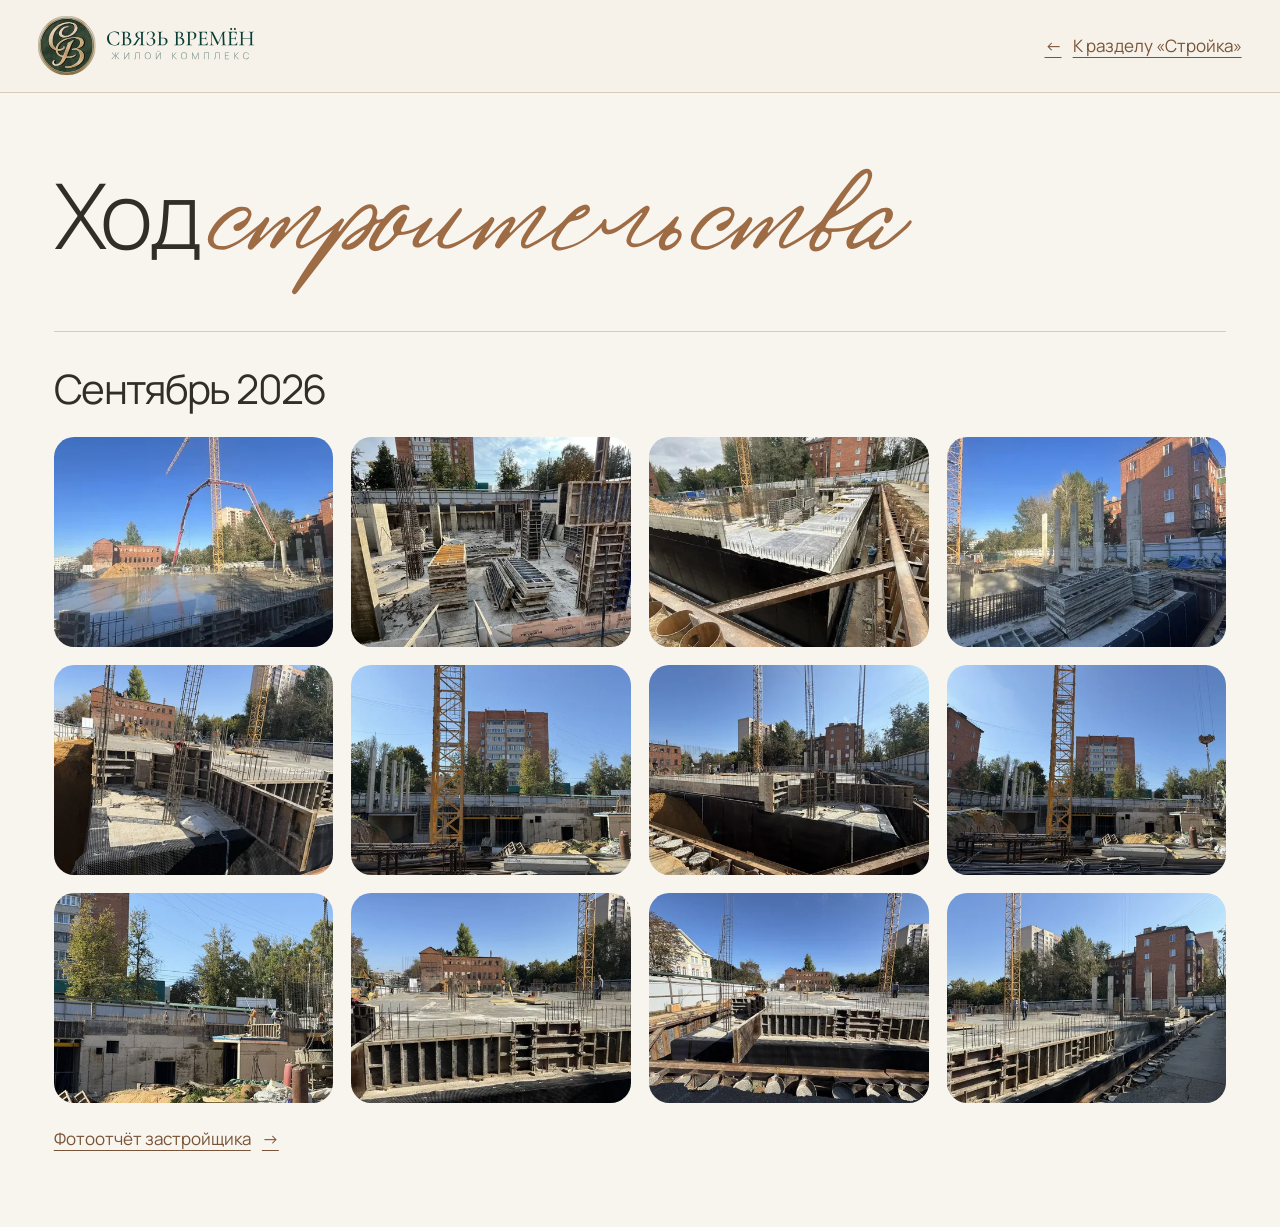
<file: v2/construction/index.html>
<!doctype html>
<html lang="ru">
<head>
  <meta charset="UTF-8">
  <meta name="viewport" content="width=device-width, initial-scale=1">
  <title>Ход строительства — ЖК «Связь Времён»</title>
  <meta name="description" content="Фотографии строительства жилого комплекса «Связь Времён» по месяцам.">
  <meta name="theme-color" content="#f6f2e9">
  <meta name="robots" content="noindex,nofollow">
  <link rel="icon" type="image/x-icon" sizes="16x16 32x32 48x48" href="../favicon.ico?v=a69c29a12389">
  <link rel="icon" type="image/png" sizes="32x32" href="../favicon-32.png?v=29f4f97f7fea">
  <link rel="apple-touch-icon" sizes="180x180" href="../apple-touch-icon.png?v=b016631cbd7d">
  <link rel="stylesheet" href="../style.css?v=936d7309037e">
  <link rel="stylesheet" href="../app.css?v=c9f091672d26">
  <link rel="stylesheet" href="../revisions.css?v=1e232435f1e9">
  <link rel="stylesheet" href="../layout.css?v=620242fe5ff3">
  <link rel="stylesheet" href="../v2.css?v=aa8ebb5b8823">
  <link rel="stylesheet" href="gallery.css?v=c1f289f29f96">
  <script src="gallery.js?v=4d4e8b8abcc9" defer></script>
</head>
<body>
<div class="page construction-archive">
  <a class="skip-link" href="#main-content">Перейти к содержимому</a>
  <header class="site-header">
    <div class="header section-container construction-archive-header">
      <a class="brand" href="../" aria-label="Связь Времён — главная">
        <img src="../assets/images/svyaz-vremen-logo.svg?v=7d23337fd8c0" width="265" height="73" alt="Связь Времён">
      </a>
      <a class="v2-text-link construction-back-link" href="../#construction">
        <span aria-hidden="true">←</span> К разделу «Стройка»
      </a>
    </div>
  </header>

  <main class="construction-archive-content" id="main-content">
    <h1 class="section-title construction-archive-title">Ход <span class="handwriting">строительства</span></h1>

    <section class="construction-month" id="2026-09" aria-labelledby="month-2026-09">
      <h2 id="month-2026-09"><time datetime="2026-09">Сентябрь 2026</time></h2>
      <ul class="construction-photo-grid">
          <li>
            <a href="../assets/images/construction/2026-09/01.webp?v=135bc162b5ef">
              <img src="../assets/images/construction/2026-09/01-480.webp?v=dac9a6b3a8d3" alt="Строительный кран и арматура на площадке" width="480" height="640" loading="lazy" decoding="async">
            </a>
          </li>
          <li>
            <a href="../assets/images/construction/2026-09/02.webp?v=01e16f7e1539">
              <img src="../assets/images/v2/construction-2-480.webp?v=4849aa626940" alt="Опалубка и арматура внутри котлована" width="480" height="640" loading="lazy" decoding="async">
            </a>
          </li>
          <li>
            <a href="../assets/images/construction/2026-09/03.webp?v=bd75f2f3d646">
              <img src="../assets/images/construction/2026-09/03-480.webp?v=cfc0223a534d" alt="Вид на бетонную плиту с края площадки" width="480" height="640" loading="lazy" decoding="async">
            </a>
          </li>
          <li>
            <a href="../assets/images/construction/2026-09/04.webp?v=e3a8146b48a0">
              <img src="../assets/images/construction/2026-09/04-480.webp?v=11f771f5e122" alt="Арматурные каркасы вдоль опалубки" width="480" height="640" loading="lazy" decoding="async">
            </a>
          </li>
          <li>
            <a href="../assets/images/construction/2026-09/05.webp?v=be86fc872257">
              <img src="../assets/images/v2/construction-5-480.webp?v=d1de417fb94d" alt="Участок перекрытия с установленной опалубкой" width="480" height="360" loading="lazy" decoding="async">
            </a>
          </li>
          <li>
            <a href="../assets/images/construction/2026-09/06.webp?v=3c233dbacbae">
              <img src="../assets/images/construction/2026-09/06-480.webp?v=9faaf54b9154" alt="Строительный кран у бетонных стен" width="480" height="360" loading="lazy" decoding="async">
            </a>
          </li>
          <li>
            <a href="../assets/images/construction/2026-09/07.webp?v=62d3d38544a4">
              <img src="../assets/images/construction/2026-09/07-480.webp?v=eb002bd3125f" alt="Общий вид площадки с опалубкой" width="480" height="360" loading="lazy" decoding="async">
            </a>
          </li>
          <li>
            <a href="../assets/images/construction/2026-09/08.webp?v=c1481b82ffa8">
              <img src="../assets/images/construction/2026-09/08-480.webp?v=f30ea946bc8a" alt="Бетонные стены и вертикальная арматура" width="480" height="360" loading="lazy" decoding="async">
            </a>
          </li>
          <li>
            <a href="../assets/images/construction/2026-09/09.webp?v=a708ef121fc2">
              <img src="../assets/images/v2/construction-9-480.webp?v=4f7e64750264" alt="Бетонные стены с проёмами" width="480" height="360" loading="lazy" decoding="async">
            </a>
          </li>
          <li>
            <a href="../assets/images/construction/2026-09/10.webp?v=d2d7f1abb80a">
              <img src="../assets/images/construction/2026-09/10-480.webp?v=af02a7e50c3a" alt="Арматура на бетонном перекрытии" width="480" height="360" loading="lazy" decoding="async">
            </a>
          </li>
          <li>
            <a href="../assets/images/construction/2026-09/11.webp?v=248f68d48f51">
              <img src="../assets/images/construction/2026-09/11-480.webp?v=ce9d146a87da" alt="Опалубка вдоль строительной площадки" width="480" height="360" loading="lazy" decoding="async">
            </a>
          </li>
          <li>
            <a href="../assets/images/construction/2026-09/12.webp?v=82653b4cbbed">
              <img src="../assets/images/v2/construction-12-480.webp?v=adfded98a1e4" alt="Край перекрытия со стороны проезда" width="480" height="360" loading="lazy" decoding="async">
            </a>
          </li>
      </ul>
      <a class="v2-text-link construction-photo-source" href="https://svyaz-vremen.ru/construction/sentyabr-2026/" target="_blank" rel="noopener">
        Фотоотчёт застройщика <span aria-hidden="true">→</span>
      </a>
    </section>
  </main>
</div>

<dialog class="image-dialog construction-viewer" id="construction-viewer" aria-label="Просмотр фотографий стройки">
  <button class="dialog-close" type="button" aria-label="Закрыть" autofocus>
    <img src="../assets/icons/close.svg?v=592591e0312f" alt="" width="24" height="24">
  </button>
  <img class="preview-image" alt="">
  <div class="construction-viewer-controls">
    <button type="button" data-previous aria-label="Предыдущее фото"><span aria-hidden="true">←</span></button>
    <p role="status"></p>
    <button type="button" data-next aria-label="Следующее фото"><span aria-hidden="true">→</span></button>
  </div>
</dialog>
</body>
</html>
</file>
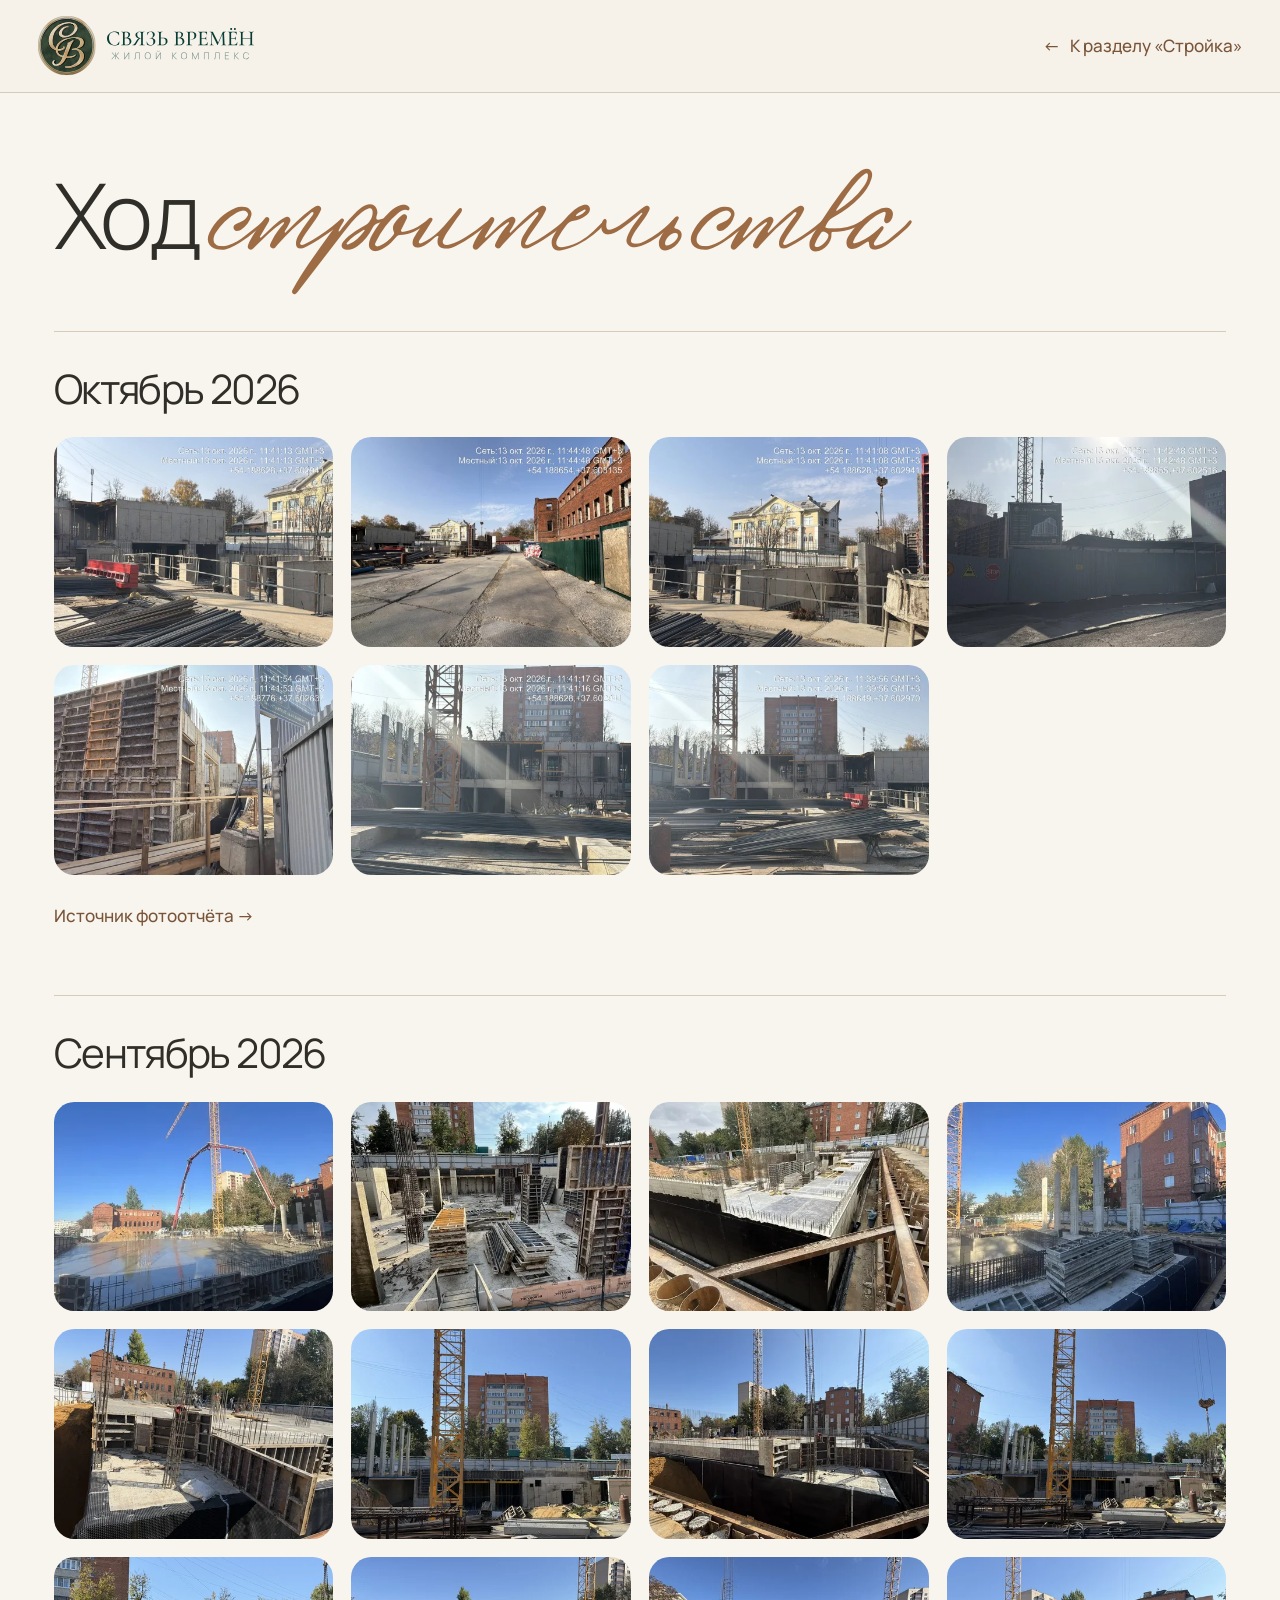
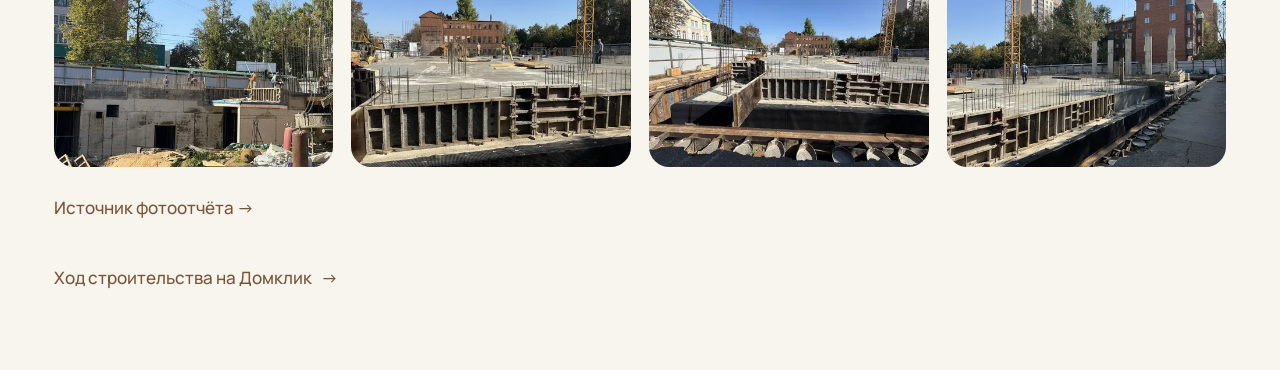
<file: v3/construction/index.html>
<!doctype html>
<html lang="ru">
<head>
  <meta charset="UTF-8">
  <meta name="viewport" content="width=device-width, initial-scale=1">
  <title>Ход строительства — ЖК «Связь Времён»</title>
  <meta name="description" content="Фотографии строительства жилого комплекса «Связь Времён» по месяцам.">
  <meta name="theme-color" content="#f6f2e9">
  <meta name="robots" content="noindex,nofollow">
  <link rel="icon" type="image/x-icon" sizes="16x16 32x32 48x48" href="../favicon.ico?v=a69c29a12389">
  <link rel="icon" type="image/png" sizes="32x32" href="../favicon-32.png?v=29f4f97f7fea">
  <link rel="apple-touch-icon" sizes="180x180" href="../apple-touch-icon.png?v=b016631cbd7d">
  <link rel="stylesheet" href="../style.css?v=936d7309037e">
  <link rel="stylesheet" href="../app.css?v=e3c12f3c684b">
  <link rel="stylesheet" href="../revisions.css?v=1e232435f1e9">
  <link rel="stylesheet" href="../layout.css?v=620242fe5ff3">
  <link rel="stylesheet" href="../v2.css?v=2439adc2aeb3">
  <link rel="stylesheet" href="gallery.css?v=4f8be2563e27">
  <script src="reports.js?v=b8cfebfa021d" defer></script>
  <script src="gallery.js?v=cd61dc6e0697" defer></script>
</head>
<body>
<div class="page construction-archive">
  <a class="skip-link" href="#main-content">Перейти к содержимому</a>
  <header class="site-header">
    <div class="header section-container construction-archive-header">
      <a class="brand" href="../" aria-label="Связь Времён — главная">
        <img src="../assets/images/svyaz-vremen-logo.svg?v=7d23337fd8c0" width="265" height="73" alt="Связь Времён">
      </a>
      <a class="v2-text-link construction-back-link" href="../#construction">
        <span aria-hidden="true">←</span> К разделу «Стройка»
      </a>
    </div>
  </header>

  <main class="construction-archive-content" id="main-content">
    <h1 class="section-title construction-archive-title">Ход <span class="handwriting">строительства</span></h1>

    <div data-construction-archive aria-busy="true">
      <p data-construction-status role="status">Загружаем фотоотчёты…</p>
      <noscript>Все фото доступны по ссылкам ниже.</noscript>
    </div>
    <a class="v2-text-link construction-photo-source" href="https://tula.domclick.ru/complexes/sviaz-vremen__126467/hod-stroitelstva" target="_blank" rel="noopener">Ход строительства на Домклик <span aria-hidden="true">→</span></a>
  </main>
</div>

<dialog class="image-dialog construction-viewer" id="construction-viewer" aria-label="Просмотр фотографий стройки">
  <button class="dialog-close" type="button" aria-label="Закрыть" autofocus>
    <img src="../assets/icons/close.svg?v=592591e0312f" alt="" width="24" height="24">
  </button>
  <img class="preview-image" alt="">
  <div class="construction-viewer-controls">
    <button type="button" data-previous aria-label="Предыдущее фото"><span aria-hidden="true">←</span></button>
    <p role="status"></p>
    <button type="button" data-next aria-label="Следующее фото"><span aria-hidden="true">→</span></button>
  </div>
</dialog>
</body>
</html>
</file>
<file: style.css>
@font-face{font-family:Manrope;src:url("assets/fonts/Manrope-Variable.woff2") format("woff2");font-style:normal;font-weight:200 800;font-display:swap}
@font-face{font-family:Kalissa;src:url("assets/fonts/Kalissa-Regular.otf") format("opentype");font-style:normal;font-weight:400;font-display:swap}
/* Desktop reference canvas 1536 px, proportions preserved. */
:root{--u:calc(100vw / 1536);--paper:#f6f2e9;--ink:#302e28;--muted:#777367;--clay:#aa7958;--line:#d6cbbb;--sand:#e9e2d3;--olive:#8c8768}
*{box-sizing:border-box}body{margin:0;background:var(--paper);color:var(--ink);font-family:Manrope,sans-serif;-webkit-font-smoothing:antialiased}
button{font:inherit;cursor:default}a{color:inherit;text-decoration:none}a:hover{color:var(--clay)}
a:focus-visible,button:focus-visible{outline:2px solid var(--clay);outline-offset:4px}
img{display:block;max-width:100%}h1,h2,p,figure,dl,dd{margin:0}p{text-wrap:pretty}
.page{display:flex;flex-direction:column;max-width:none;margin-inline:auto;width:100%;background:var(--paper)}
main{display:flex;flex-direction:column}
.header{display:flex;align-items:center;justify-content:space-between;gap:calc(var(--u)*30);height:calc(var(--u)*84);padding:calc(var(--u)*18) calc(var(--u)*60);border-bottom:1px solid var(--line)}
.brand{position:relative;display:block;overflow:hidden;flex-shrink:0;width:calc(var(--u)*345);height:calc(var(--u)*61)}
.brand img{position:static;width:100%;height:100%;object-fit:contain}
.navigation{display:flex;align-items:center;gap:calc(var(--u)*52);font-size:calc(var(--u)*14);line-height:1.2;white-space:nowrap}
.header-actions{display:flex;align-items:center;gap:calc(var(--u)*26);white-space:nowrap}
.phone{font-size:calc(var(--u)*16)}.messengers{padding-left:calc(var(--u)*26);border-left:1px solid var(--line);font-size:calc(var(--u)*12);color:var(--muted)}
.button{display:flex;align-items:center;justify-content:center;gap:calc(var(--u)*28);background:var(--clay);border:1px solid var(--clay);color:var(--paper);border-radius:999px;min-height:calc(var(--u)*58);padding:calc(var(--u)*16) calc(var(--u)*28);font-size:calc(var(--u)*16);font-weight:400;line-height:1.2;white-space:nowrap}
.button-header{min-height:calc(var(--u)*48);font-size:calc(var(--u)*15);padding-inline:calc(var(--u)*32)}
.button-outline{background:transparent;color:var(--ink);border-color:var(--clay)}.arrow{font-size:calc(var(--u)*28);line-height:1;font-weight:300}
.hero{display:flex;flex-direction:column}.hero-scene{position:relative;display:flex;flex-direction:column;min-height:calc(var(--u)*796);overflow:hidden;border-bottom-right-radius:calc(var(--u)*32)}
.hero-background{position:absolute;inset:0;width:100%;height:100%;max-width:none;object-fit:cover;object-position:center}
.hero-content{position:relative;display:flex;flex-direction:column;align-items:flex-start;padding:calc(var(--u)*76) 0 calc(var(--u)*60) calc(var(--u)*60);width:calc(var(--u)*575)}
.eyebrow{display:flex;align-items:center;gap:calc(var(--u)*28);font-size:calc(var(--u)*13);line-height:1;letter-spacing:.24em;text-transform:uppercase;color:var(--muted)}
.eyebrow-line{display:block;width:calc(var(--u)*86);height:1px;background:#b9a58e}
.handwriting{font-family:Kalissa,cursive;font-weight:400;font-style:normal;letter-spacing:0;color:#9d6b44}
.hero-title{display:flex;flex-direction:column;gap:0;margin-top:calc(var(--u)*32);font-size:calc(var(--u)*94);line-height:.92;letter-spacing:-.045em;font-weight:300}
.hero-title .handwriting{font-size:calc(var(--u)*100);line-height:.8;white-space:nowrap;margin-left:calc(var(--u)*-8);margin-bottom:calc(var(--u)*4)}
.hero-lead{margin-top:calc(var(--u)*24);font-size:calc(var(--u)*24);line-height:1.18;letter-spacing:-.035em}
.hero-description{margin-top:calc(var(--u)*24);font-size:calc(var(--u)*16);line-height:1.45;letter-spacing:-.02em}
.hero-buttons{display:flex;flex-direction:column;align-items:stretch;gap:calc(var(--u)*12);margin-top:calc(var(--u)*30);width:calc(var(--u)*280)}
.facts{display:flex;align-items:center;height:calc(var(--u)*144);padding:calc(var(--u)*32) calc(var(--u)*60);border-top:1px solid var(--line)}
.fact{display:flex;align-items:center;flex:1 1 0;gap:calc(var(--u)*32);min-width:0;padding-left:calc(var(--u)*48);border-left:1px solid var(--line)}
.fact:first-child{padding-left:0;border-left:0;flex:.88}.fact:nth-child(3){flex:1.14}
.fact-icon{display:flex;align-items:center;justify-content:center;flex-shrink:0;width:calc(var(--u)*58);height:calc(var(--u)*58);border-radius:50%;background:var(--sand)}
.fact-icon img{width:calc(var(--u)*28);height:calc(var(--u)*28)}
.fact-copy{display:flex;flex-direction:column;gap:calc(var(--u)*8)}
.fact-copy dt{order:2;font-size:calc(var(--u)*14);line-height:1.2;color:var(--muted);white-space:nowrap}
.fact-copy dd{order:1;font-size:calc(var(--u)*29);font-weight:300;line-height:1.1;letter-spacing:-.04em;white-space:nowrap}
.history{display:flex;flex-direction:column;padding:calc(var(--u)*46) calc(var(--u)*28) calc(var(--u)*52);gap:calc(var(--u)*24);background:#f8f5ef}
.history-heading-row{display:flex;align-items:center;gap:calc(var(--u)*65);padding-inline:calc(var(--u)*32);min-height:calc(var(--u)*272)}
.history-heading{display:flex;flex-direction:column;flex:1 1 0;min-width:0;gap:calc(var(--u)*32)}
.history-title{display:flex;flex-direction:column;gap:calc(var(--u)*12);font-size:calc(var(--u)*88);font-weight:300;line-height:.96;letter-spacing:-.045em}
.history-title .handwriting{font-size:calc(var(--u)*93);line-height:.95;white-space:nowrap}
.paragraph-columns{display:flex;align-items:stretch;gap:calc(var(--u)*62);width:calc(var(--u)*674);flex-shrink:0;padding-bottom:calc(var(--u)*52)}
.paragraph-columns p{flex:1 1 0;font-size:calc(var(--u)*16);line-height:1.55;letter-spacing:-.02em}
.paragraph-separated{border-left:1px solid #baa78f;padding-left:calc(var(--u)*60)}
.history-panorama{display:flex;flex-direction:column;overflow:hidden;border-radius:calc(var(--u)*24);background:var(--sand)}
.history-panorama>img{width:100%;height:calc(var(--u)*404);object-fit:cover}
.history-panorama figcaption{display:flex;align-items:center;justify-content:space-between;gap:calc(var(--u)*30);padding:calc(var(--u)*19) calc(var(--u)*28);font-size:calc(var(--u)*16);line-height:1.3}
.history-panorama small{font-size:calc(var(--u)*10);letter-spacing:.2em;color:var(--muted)}
.timeline{display:flex;gap:calc(var(--u)*12);margin:0;padding:0;list-style:none}
.timeline li{display:flex;align-items:flex-start;flex:1 1 0;min-width:0;gap:calc(var(--u)*28);padding:calc(var(--u)*26) calc(var(--u)*24);border-radius:calc(var(--u)*20);background:#ece6da;min-height:calc(var(--u)*148)}
.timeline-icon{display:flex;align-items:center;justify-content:center;flex-shrink:0;width:calc(var(--u)*64);height:calc(var(--u)*64);border-radius:50%;background:var(--olive)}
.timeline-icon img{width:calc(var(--u)*32);height:calc(var(--u)*32);filter:brightness(0) invert(1)}
.timeline-copy{display:flex;flex-direction:column;gap:calc(var(--u)*12);min-width:0}
.timeline-year{font-size:calc(var(--u)*38);font-weight:300;line-height:1.05;letter-spacing:-.05em;white-space:nowrap}
.timeline-text{font-size:calc(var(--u)*16);line-height:1.35;color:#655f54}.timeline-arrow{font-size:calc(var(--u)*32);color:#8a785b;align-self:center;margin-left:auto}

/* Screens 03–15. Flex containers preserve the reference hierarchy for HTML → Figma import. */
.screen{display:flex;flex-direction:column;padding:calc(var(--u)*58);gap:calc(var(--u)*26)}
.section-title{font-size:calc(var(--u)*78);font-weight:300;letter-spacing:-.05em;line-height:1}
.section-title .handwriting{font-size:1.25em;letter-spacing:0;line-height:.9;white-space:nowrap}
.intro{font-size:calc(var(--u)*21);line-height:1.4;letter-spacing:-.025em}
.caption{display:block;color:var(--muted);font-size:calc(var(--u)*14);line-height:1.4}
.align-right{text-align:right}
.muted{color:var(--muted)}
h3{margin:0;font-weight:300;letter-spacing:-.045em;line-height:1.12}
.media-frame{position:relative;overflow:hidden;flex-shrink:0;border-radius:calc(var(--u)*24);width:100%}
.media-frame>img{position:static;width:100%;height:auto;max-width:100%}
.round-icon{width:calc(var(--u)*58);height:calc(var(--u)*58);border-radius:50%;background:var(--sand);display:flex;align-items:center;justify-content:center;flex-shrink:0}
.round-icon>img{width:calc(var(--u)*29);height:calc(var(--u)*29)}
.small-line{display:block;width:calc(var(--u)*44);height:1px;background:var(--clay)}
.section-backdrop{position:absolute;inset:0;width:100%;height:100%;object-fit:cover;pointer-events:none}
.circle-button{border:1px solid var(--clay);border-radius:50%;width:calc(var(--u)*58);height:calc(var(--u)*58);background:transparent;color:var(--ink);font-size:calc(var(--u)*27);font-weight:300}
button[aria-disabled=true]{cursor:default}
a.button:hover{background:#956747;color:var(--paper)}
a.button-outline:hover{background:var(--sand);color:var(--ink)}
/* 03 */
.neighbors{flex-direction:row;gap:calc(var(--u)*22);padding:calc(var(--u)*64) calc(var(--u)*34) calc(var(--u)*48);background:#f0ece3;align-items:flex-start}
.neighbors-left{width:56%;display:flex;flex-direction:column;gap:calc(var(--u)*32)}
.neighbors-left>.eyebrow,.neighbors-left>.section-title,.neighbors-left>.intro,.neighbors-left>.caption{margin-left:calc(var(--u)*27)}
.neighbors .section-title{font-size:calc(var(--u)*76);white-space:nowrap;margin-top:calc(var(--u)*8)}
.neighbors .section-title .handwriting{font-size:1.22em}
.neighbors .intro{font-size:calc(var(--u)*22)}
.neighborhood-map{margin-top:calc(var(--u)*-16);border-radius:0}
.neighbors-left>.caption{margin-top:calc(var(--u)*-28)}
.neighbor-panel{margin-top:calc(var(--u)*26);background:#f9f6f0;border-radius:calc(var(--u)*28);padding:calc(var(--u)*32);flex:1;min-width:0;display:flex;flex-direction:column}
.neighbor-feature{min-height:calc(var(--u)*367);position:relative;display:flex;align-items:flex-start}
.neighbor-copy{position:relative;z-index:1;display:flex;flex-direction:column;padding-top:calc(var(--u)*32);gap:calc(var(--u)*26);width:100%}
.neighbor-copy .eyebrow{font-size:calc(var(--u)*12);gap:calc(var(--u)*14)}
.neighbor-copy .eyebrow-line{width:calc(var(--u)*50)}
.neighbor-copy h3{font-size:calc(var(--u)*43)}
.neighbor-copy p{font-size:calc(var(--u)*19);line-height:1.3}
.neighbor-copy small{font-size:calc(var(--u)*14);color:var(--muted);margin-top:calc(var(--u)*10)}
.neighbor-art{position:absolute;right:calc(var(--u)*-8);top:calc(var(--u)*8);width:52%;border-radius:0}
.neighbor-list{list-style:none;margin:0;padding:0;display:flex;flex-direction:column}
.neighbor-list li{display:flex;align-items:center;gap:calc(var(--u)*28);min-height:calc(var(--u)*84);border-top:1px solid var(--line);font-size:calc(var(--u)*19)}
.neighbor-list .number{display:flex;align-items:center;justify-content:center;border-radius:50%;background:#eae5d9;width:calc(var(--u)*56);height:calc(var(--u)*56);flex-shrink:0;font-size:calc(var(--u)*26);font-weight:300;color:#696447}
.neighbor-name{border-left:1px solid var(--line);padding-left:calc(var(--u)*32);flex:1}
.neighbor-list .arrow{color:var(--clay);font-size:calc(var(--u)*26)}
.neighbor-list .selected{background:#eee7db;border-radius:calc(var(--u)*18);margin-inline:calc(var(--u)*-14);padding-inline:calc(var(--u)*14)}
.neighbor-list .selected .number{background:var(--clay);color:var(--paper)}
/* 04 */
.restoration{position:relative;display:flex;flex-direction:column;min-height:calc(var(--u)*1024)}
.restoration-top{display:flex;position:relative;min-height:calc(var(--u)*741);padding:calc(var(--u)*64) calc(var(--u)*60) calc(var(--u)*28)}
.restoration-copy{display:flex;flex-direction:column;align-items:flex-start;gap:calc(var(--u)*24);width:calc(var(--u)*610)}
.restoration-copy .section-title{font-size:calc(var(--u)*75);margin-top:calc(var(--u)*14);margin-bottom:calc(var(--u)*10)}
.restoration-copy .section-title .handwriting{font-size:1.23em;line-height:1}
.restoration-copy p{font-size:calc(var(--u)*21);line-height:1.28;letter-spacing:-.025em}
.gallery-controls{display:flex;gap:calc(var(--u)*36);align-items:center;margin-top:auto;font-size:calc(var(--u)*16);color:var(--muted)}
.restoration-caption{align-self:flex-end;margin-left:calc(var(--u)*-140);margin-bottom:calc(var(--u)*8)}
.restoration-quote{position:relative;display:flex;align-items:flex-start;gap:calc(var(--u)*28);padding:calc(var(--u)*39) calc(var(--u)*44);margin:0;border-top:1px solid var(--line);min-height:calc(var(--u)*283)}
.quote-mark{font-family:Georgia,serif;font-size:calc(var(--u)*222);line-height:.85;color:#e5ded0;height:calc(var(--u)*130)}
.restoration-quote>div{display:flex;flex-direction:column;gap:calc(var(--u)*8)}
.restoration-quote p{font-size:calc(var(--u)*43);line-height:1.02;letter-spacing:-.045em;font-weight:300}
.restoration-quote .handwriting{font-size:calc(var(--u)*57);line-height:1;text-align:right}
.quote-end{align-self:center;margin-left:calc(var(--u)*-12)}
/* 05 */
.interlude{position:relative;min-height:calc(var(--u)*1024);background:#30372a;color:#f6ead7;overflow:hidden}
.interlude-content{position:relative;display:flex;flex-direction:column;padding:calc(var(--u)*35) calc(var(--u)*40) calc(var(--u)*44)}
.interlude-word{font-size:calc(var(--u)*301);font-weight:300;line-height:1;letter-spacing:-.085em;white-space:nowrap}
.interlude-script{font-size:calc(var(--u)*137);line-height:.92;margin:calc(var(--u)*23) 0 calc(var(--u)*27) calc(var(--u)*415);white-space:nowrap;color:#b48258}
.interlude-script>span{color:#f6ead7}
.interlude-word-bottom{font-size:calc(var(--u)*250);letter-spacing:-.08em}
.interlude-caption{font-size:calc(var(--u)*22);line-height:1.35;margin:calc(var(--u)*4) 0 calc(var(--u)*20) calc(var(--u)*14)}
.interlude-content>.small-line{margin-left:calc(var(--u)*14);width:calc(var(--u)*68)}
/* 06 */
.features{padding:calc(var(--u)*57) calc(var(--u)*48) calc(var(--u)*38);gap:calc(var(--u)*28);background:#f8f5ef}
.features>.eyebrow{margin-left:calc(var(--u)*12)}
.features-heading{display:flex;align-items:flex-start;gap:calc(var(--u)*36)}
.features-heading .section-title{font-size:calc(var(--u)*71);flex:1;white-space:nowrap}
.features-heading .handwriting{font-size:calc(var(--u)*95);line-height:.95}
.large-stats{display:flex;align-items:center;gap:0}
.large-stats>div{display:flex;flex-direction:column;align-items:center;gap:calc(var(--u)*14);padding:0 calc(var(--u)*28);border-left:1px solid #c6bcad;flex:1;min-width:0}
.large-stats>div:first-child{border-left:0}
.large-stats dd{order:-1;font-weight:300;font-size:calc(var(--u)*57);line-height:1.15;letter-spacing:-.06em;white-space:nowrap}
.large-stats dt{font-size:calc(var(--u)*17);white-space:nowrap;color:#666157}
.features .large-stats{flex:1;margin-top:calc(var(--u)*3)}
.feature-cards{display:flex;gap:calc(var(--u)*22)}
.feature-card{flex:1;min-width:0;display:flex;flex-direction:column;gap:calc(var(--u)*20)}
.feature-card>.media-frame{aspect-ratio: .95!important}
.feature-card>.small-line{margin-left:calc(var(--u)*6);margin-top:calc(var(--u)*4)}
.feature-card h3{font-size:calc(var(--u)*39);margin-left:calc(var(--u)*6)}
.feature-card p{font-size:calc(var(--u)*19);line-height:1.4;color:#655e53;margin-left:calc(var(--u)*6)}
.features>.caption{margin-top:calc(var(--u)*-12)}
/* 07 */
.apartments{padding:calc(var(--u)*45) calc(var(--u)*47) calc(var(--u)*52);background:#f1ede5;gap:calc(var(--u)*25)}
.apartments>.eyebrow{margin-left:calc(var(--u)*8)}
.apartments .section-title{font-size:calc(var(--u)*74);margin-left:calc(var(--u)*8)}
.apartments .section-title .handwriting{font-size:1.32em}
.apartment-tabs{display:flex;gap:calc(var(--u)*12);margin-left:calc(var(--u)*8)}
.apartment-tabs button{border:1px solid var(--clay);border-radius:999px;background:transparent;padding:calc(var(--u)*14) calc(var(--u)*32);font-size:calc(var(--u)*17);color:var(--ink)}
.apartment-tabs .active{background:var(--clay);color:var(--paper)}
.apartment-card{display:flex;border-radius:calc(var(--u)*24);background:#f9f6ef;overflow:hidden;gap:calc(var(--u)*50)}
.apartment-image{position:relative;width:62.2%;flex-shrink:0;display:flex}
.apartment-image>.media-frame{height:100%;min-height:calc(var(--u)*722)}
.plan-thumbnail{position:absolute;left:calc(var(--u)*26);bottom:calc(var(--u)*26);padding:calc(var(--u)*24);width:calc(var(--u)*257);background:#f8f5ee;border-radius:calc(var(--u)*24);display:flex;flex-direction:column;gap:calc(var(--u)*16)}
.plan-thumbnail .media-frame{border-radius:0}
.plan-thumbnail figcaption{font-size:calc(var(--u)*14)}
.apartment-details{display:flex;flex-direction:column;gap:calc(var(--u)*15);padding:calc(var(--u)*33) calc(var(--u)*32) calc(var(--u)*25) 0;flex:1;min-width:0}
.apartment-details>.eyebrow{font-size:calc(var(--u)*12);margin-bottom:calc(var(--u)*4)}
.apartment-price{font-size:calc(var(--u)*57);font-weight:300;line-height:1.2;letter-spacing:-.06em;white-space:nowrap}
.apartment-price p:first-child{font-size:calc(var(--u)*64)}
.apartment-details .intro{font-size:calc(var(--u)*20)}
.amenity-list{display:flex;flex-direction:column;list-style:none;margin:0;padding:0;gap:calc(var(--u)*9)}
.amenity-list li{display:flex;align-items:center;gap:calc(var(--u)*32);font-size:calc(var(--u)*18)}
.amenity-list .round-icon{width:calc(var(--u)*44);height:calc(var(--u)*44)}
.amenity-list .round-icon img{width:calc(var(--u)*24);height:calc(var(--u)*24)}
.discount{display:flex;align-items:center;gap:calc(var(--u)*20);border-radius:calc(var(--u)*12);background:#ece2d3;padding:calc(var(--u)*17);font-size:calc(var(--u)*17)}
.discount .round-icon{width:calc(var(--u)*43);height:calc(var(--u)*43);border:1px solid var(--clay);background:transparent}
.discount small{display:block;font-size:calc(var(--u)*14);margin-top:calc(var(--u)*5);color:var(--muted)}
.apartment-details .button{font-size:calc(var(--u)*18);min-height:calc(var(--u)*57);padding-inline:calc(var(--u)*18)}
.apartment-details>.caption{font-size:calc(var(--u)*13)}
/* 08 */
.location{padding:calc(var(--u)*42) calc(var(--u)*59) calc(var(--u)*34);gap:calc(var(--u)*22);background:#f8f5ef}
.location .section-title{font-size:calc(var(--u)*69)}
.location .section-title .handwriting{font-size:1.28em}
.location .intro{font-size:calc(var(--u)*20)}
.location-main{display:flex;gap:calc(var(--u)*40);align-items:flex-start}
.location-map{width:68.5%;flex-shrink:0;display:flex;flex-direction:column;gap:calc(var(--u)*5)}
.location-map .caption{font-size:calc(var(--u)*12)}
.walking{display:flex;flex-direction:column;flex:1;min-width:0;gap:calc(var(--u)*16)}
.walking .eyebrow{font-size:calc(var(--u)*12);gap:calc(var(--u)*20)}
.walking .eyebrow-line{flex:1}
.walking ul{list-style:none;margin:0;padding:0;display:flex;flex-direction:column}
.walking li{display:flex;align-items:center;gap:calc(var(--u)*20);padding:calc(var(--u)*12) 0;border-bottom:1px solid #c7bcaa;font-size:calc(var(--u)*18)}
.walking li:last-child{border:0}
.walking li>span:not(.round-icon){flex:1}
.walking li>small{font-size:calc(var(--u)*14);color:var(--muted)}
.walking .round-icon{width:calc(var(--u)*60);height:calc(var(--u)*60)}
.location-photos{display:flex;gap:calc(var(--u)*12);margin-top:calc(var(--u)*-7)}
.location-photos>.media-frame{flex:1;min-width:0}
/* 09 */
.comfort{flex-direction:row;gap:calc(var(--u)*41);padding:calc(var(--u)*48) calc(var(--u)*26) calc(var(--u)*55) calc(var(--u)*20);min-height:calc(var(--u)*1024);background:#f8f5ef}
.comfort-visual{width:56.5%;position:relative;display:flex;flex-direction:column;gap:calc(var(--u)*12)}
.comfort-visual>.caption{margin-left:calc(var(--u)*16)}
.window-inset{position:absolute;right:calc(var(--u)*32);bottom:0;width:44%;border:3px solid var(--paper);border-radius:calc(var(--u)*24)}
.comfort-copy{flex:1;min-width:0;display:flex;flex-direction:column;padding-top:calc(var(--u)*35)}
.comfort-copy .section-title{font-size:calc(var(--u)*84);margin-top:calc(var(--u)*40);margin-bottom:calc(var(--u)*44);line-height:1}
.comfort-copy .section-title .handwriting{font-size:calc(var(--u)*122);line-height:1}
.spec-list{display:flex;flex-direction:column}
.spec-list>div{display:flex;align-items:center;gap:calc(var(--u)*28);padding:calc(var(--u)*16) 0;border-top:1px solid var(--line);min-height:calc(var(--u)*85)}
.spec-list>div:first-child{padding-top:0;border:0;padding-bottom:calc(var(--u)*24)}
.spec-list dt{width:calc(var(--u)*222);flex-shrink:0;display:flex;align-items:center;gap:calc(var(--u)*25);font-size:calc(var(--u)*21)}
.spec-list dd{font-size:calc(var(--u)*17);line-height:1.4;color:#686054}
.spec-list .round-icon{width:calc(var(--u)*58);height:calc(var(--u)*58)}
/* 10 */
.purchase{padding:calc(var(--u)*37) calc(var(--u)*28) calc(var(--u)*40);gap:calc(var(--u)*26)}
.escrow-panel{position:relative;display:flex;flex-direction:column;overflow:hidden;min-height:calc(var(--u)*490);border-radius:calc(var(--u)*28);background:#343c2e;color:var(--paper)}
.escrow-image{position:absolute;right:0;top:0;width:56%;height:100%}
.escrow-image>.media-frame{height:100%;border-radius:0}
.escrow-image:after{content:"";position:absolute;inset:0;background:linear-gradient(90deg,#343c2e,transparent 45%)}
.escrow-copy{position:relative;display:flex;flex-direction:column;gap:calc(var(--u)*28);padding:calc(var(--u)*52) calc(var(--u)*64) 0}
.escrow-copy .eyebrow{color:var(--paper);font-size:calc(var(--u)*12)}
.escrow-copy h2{font-weight:300;font-size:calc(var(--u)*59);letter-spacing:-.045em;line-height:.98;margin-top:calc(var(--u)*8)}
.escrow-copy p{font-size:calc(var(--u)*22);line-height:1.26;font-weight:300}
.escrow-copy .escrow-bank{font-size:calc(var(--u)*20);margin-top:calc(var(--u)*-6)}
.handover-dates{position:relative;display:flex;align-items:center;gap:calc(var(--u)*14);padding:calc(var(--u)*24) calc(var(--u)*56) calc(var(--u)*30)}
.handover-dates>.round-icon{background:#767458}
.handover-dates>.round-icon img{filter:brightness(0) invert(1)}
.handover-dates>span:not(.round-icon){border:1px solid #d2c5af;border-radius:999px;padding:calc(var(--u)*18) calc(var(--u)*24);font-size:calc(var(--u)*19);background:#343c2eaa}
.handover-dates>i{display:block;width:calc(var(--u)*42);height:1px;background:var(--line);margin-inline:calc(var(--u)*3)}
.purchase-heading{display:flex;align-items:center;gap:calc(var(--u)*25);padding-inline:calc(var(--u)*31)}
.purchase-heading .section-title{font-size:calc(var(--u)*72);flex:1;position:relative}
.purchase-heading .handwriting{position:absolute;left:calc(var(--u)*425);bottom:calc(var(--u)*8);font-size:calc(var(--u)*94)}
.purchase-heading>.button{align-self:center;font-size:calc(var(--u)*16)}
.purchase-methods{display:flex;gap:calc(var(--u)*12);padding-inline:calc(var(--u)*10)}
.purchase-methods article{flex:1;min-width:0;border:1px solid var(--line);border-radius:calc(var(--u)*16);padding:calc(var(--u)*20) calc(var(--u)*32) calc(var(--u)*28);display:flex;flex-direction:column;gap:calc(var(--u)*12)}
.method-top{display:flex;align-items:center;justify-content:space-between;font-size:calc(var(--u)*29);color:var(--clay);font-weight:300}
.purchase-methods .small-line{width:calc(var(--u)*150);background:var(--line);margin:calc(var(--u)*-8) 0 calc(var(--u)*10)}
.purchase-methods h3{font-size:calc(var(--u)*43);white-space:nowrap}
.purchase-methods p{font-size:calc(var(--u)*19);line-height:1.3}
.purchase-methods .muted{font-size:calc(var(--u)*17)}
/* 11 */
.calculator{position:relative;flex-direction:row;align-items:flex-start;gap:calc(var(--u)*14);min-height:calc(var(--u)*1024);padding:calc(var(--u)*88) calc(var(--u)*32) calc(var(--u)*100) calc(var(--u)*52)}
.calculator-intro{position:relative;width:35%;padding-top:calc(var(--u)*20);padding-right:calc(var(--u)*12)}
.calculator-intro .section-title{font-size:calc(var(--u)*74)}
.calculator-intro .section-title .handwriting{font-size:calc(var(--u)*104);line-height:1.04}
.calculator-intro>p{font-size:calc(var(--u)*21);line-height:1.3;margin-top:calc(var(--u)*30)}
.calculator-controls,.calculator-result{position:relative;flex:1;min-width:0;border-radius:calc(var(--u)*18);min-height:calc(var(--u)*661)}
.calculator-controls{border:1px solid #cfc1ad;background:#faf7f0b8;padding:calc(var(--u)*67) calc(var(--u)*33) calc(var(--u)*60);display:flex;flex-direction:column;gap:calc(var(--u)*39)}
.range-field{display:flex;flex-direction:column;gap:calc(var(--u)*33);margin-bottom:calc(var(--u)*23)}
.range-field>div:first-child{display:flex;justify-content:space-between;align-items:center;gap:calc(var(--u)*8);font-size:calc(var(--u)*20)}
.range-field strong{font-weight:400;font-size:calc(var(--u)*23);white-space:nowrap}
.static-range{height:calc(var(--u)*9);background:#e4d9c9;border-radius:999px;margin-inline:calc(var(--u)*7)}
.static-range>span{position:relative;display:block;height:100%;background:#7c7b60;border-radius:inherit}
.static-range>span:after{content:"";position:absolute;right:calc(var(--u)*-12);top:calc(var(--u)*-10);width:calc(var(--u)*28);height:calc(var(--u)*28);border-radius:50%;background:var(--clay);border:calc(var(--u)*4) solid var(--paper);box-shadow:0 2px 6px #0003}
.static-select{display:flex;flex-direction:column;gap:calc(var(--u)*12);font-size:calc(var(--u)*20)}
.static-select>div{display:flex;justify-content:space-between;padding:calc(var(--u)*16) calc(var(--u)*24);border:1px solid #c7b7a2;border-radius:calc(var(--u)*14);color:var(--muted)}
.calculator-result{display:flex;flex-direction:column;align-items:center;padding:calc(var(--u)*65) calc(var(--u)*33) calc(var(--u)*30);background:#e1d4c1e8}
.calculator-result>.eyebrow{color:var(--ink);font-size:calc(var(--u)*12)}
.monthly-payment{font-size:calc(var(--u)*100);font-weight:300;line-height:1.3;color:#78785e;margin-top:calc(var(--u)*26)}
.calculator-result>p{font-size:calc(var(--u)*20);margin-top:calc(var(--u)*14)}
.calculator-result dl{align-self:stretch;border-top:1px solid #c9bba4;border-bottom:1px solid #c9bba4;margin-top:calc(var(--u)*48);padding-block:calc(var(--u)*22);display:flex;flex-direction:column;gap:calc(var(--u)*24)}
.calculator-result dl>div{display:flex;align-items:center;justify-content:space-between;gap:calc(var(--u)*16)}
.calculator-result dt{font-size:calc(var(--u)*18)}
.calculator-result dd{font-size:calc(var(--u)*23)}
.calculator-result>.button{margin-top:calc(var(--u)*40);align-self:stretch;font-size:calc(var(--u)*18);padding-inline:calc(var(--u)*16)}
.calculator-result>.caption{font-size:calc(var(--u)*13);margin-top:auto;text-align:center;padding-top:calc(var(--u)*35)}
/* 12 */
.developer{gap:calc(var(--u)*25);padding:calc(var(--u)*40) calc(var(--u)*58) calc(var(--u)*35);background:#f8f5ef}
.developer-heading{display:flex;gap:calc(var(--u)*40);align-items:center}
.developer-heading>.section-title{font-size:calc(var(--u)*82);flex:1}
.developer-heading .handwriting{font-size:calc(var(--u)*106)}
.developer-stats{flex:1;min-width:0;display:flex;flex-direction:column;gap:calc(var(--u)*30)}
.developer-stats>.caption{border-top:1px solid var(--line);padding-top:calc(var(--u)*12)}
.developer-main{display:flex;gap:calc(var(--u)*43)}
.developer-image{position:relative;width:63.2%;flex-shrink:0}
.image-badge{position:absolute;left:calc(var(--u)*18);bottom:calc(var(--u)*22);padding:calc(var(--u)*13) calc(var(--u)*24);background:#ece0ceee;border-radius:calc(var(--u)*12);font-size:calc(var(--u)*15)}
.developer-copy{display:flex;flex-direction:column;justify-content:center;gap:calc(var(--u)*37);flex:1;min-width:0}
.developer-copy>.eyebrow{font-size:calc(var(--u)*12);gap:calc(var(--u)*12)}
.developer-copy>.eyebrow .eyebrow-line{flex:1}
.developer-copy h3{font-size:calc(var(--u)*59);white-space:nowrap}
.developer-copy p{font-size:calc(var(--u)*21);line-height:1.35}
.developer-copy .button{font-size:calc(var(--u)*18);padding-inline:calc(var(--u)*24)}
.developer-gallery{display:flex;gap:calc(var(--u)*14);margin-top:calc(var(--u)*-12)}
.developer-gallery>.media-frame{flex:1;min-width:0}
.developer>.caption{font-size:calc(var(--u)*12);margin-top:calc(var(--u)*-18)}
/* 13 */
.construction{gap:calc(var(--u)*34);padding:calc(var(--u)*69) calc(var(--u)*59) calc(var(--u)*50);background:#f8f5ef}
.construction-heading{display:flex;align-items:center;justify-content:space-between;gap:calc(var(--u)*36)}
.construction-heading .section-title{font-size:calc(var(--u)*87);white-space:nowrap}
.construction-heading .section-title .handwriting{font-size:1.18em}
.construction-heading>div>p{font-size:calc(var(--u)*28);margin-top:calc(var(--u)*22)}
.construction-heading>.muted{font-size:calc(var(--u)*20);line-height:1.4;padding-right:calc(var(--u)*20)}
.construction-cards{display:flex;gap:calc(var(--u)*16)}
.construction-cards>figure{flex:1;min-width:0;background:#eae4da;border-radius:calc(var(--u)*20);overflow:hidden}
.construction-image{position:relative}
.construction-image .image-badge{background:#85846ced;border:1px solid #b5b093;color:white;font-size:calc(var(--u)*16);border-radius:999px;left:50%;top:46%;bottom:auto;transform:translateX(-50%);padding:calc(var(--u)*14) calc(var(--u)*24);white-space:nowrap;min-width:75%;text-align:center}
.construction-cards figcaption{padding:calc(var(--u)*24) calc(var(--u)*10);font-size:calc(var(--u)*22);text-align:center}
.document-row{display:flex;border-top:1px solid var(--line);border-bottom:1px solid var(--line);padding-block:calc(var(--u)*34);margin-top:calc(var(--u)*10)}
.document-row>div{display:flex;align-items:center;gap:calc(var(--u)*24);flex:1;border-left:1px solid #c9bba8;padding-inline:calc(var(--u)*45)}
.document-row>div:first-child{border:0;padding-left:calc(var(--u)*6)}
.document-row .round-icon{width:calc(var(--u)*80);height:calc(var(--u)*80)}
.document-row .round-icon>img{width:calc(var(--u)*40);height:calc(var(--u)*40)}
.document-row p{font-size:calc(var(--u)*21);white-space:nowrap}
.document-row small{display:block;font-size:calc(var(--u)*18);color:var(--muted);margin-top:calc(var(--u)*8)}
.document-row a{text-decoration:underline;text-underline-offset:4px}
.construction-signoff{display:flex;align-items:center;gap:calc(var(--u)*36)}
.construction-signoff>.handwriting{font-size:calc(var(--u)*51);line-height:1.1;white-space:nowrap}
.construction-signoff>.eyebrow-line{flex:1;background:var(--line)}
/* 14 */
.appointment{display:flex;gap:calc(var(--u)*52);padding:calc(var(--u)*28) calc(var(--u)*49) calc(var(--u)*74) 0;background:#f8f5ef}
.office-visual{width:48.5%;flex-shrink:0;display:flex;flex-direction:column;gap:calc(var(--u)*30)}
.office-visual>.media-frame{border-top-left-radius:0;border-bottom-left-radius:0}
.office-visual>figcaption{display:flex;flex-direction:column;gap:calc(var(--u)*25);padding-left:calc(var(--u)*59)}
.office-visual>figcaption>p{font-size:calc(var(--u)*24);font-weight:300;color:#827153}
.appointment-content{flex:1;min-width:0;display:flex;flex-direction:column}
.appointment-content>.section-title{font-size:calc(var(--u)*81);text-align:right;line-height:1.06;margin-top:calc(var(--u)*25)}
.appointment-content>.section-title .handwriting{font-size:calc(var(--u)*130);line-height:1}
.appointment-lead{font-size:calc(var(--u)*28);line-height:1.25;margin-top:calc(var(--u)*18);padding-left:calc(var(--u)*178)}
.appointment-bottom{display:flex;gap:calc(var(--u)*32);margin-top:calc(var(--u)*32)}
.salesperson{display:flex;flex-direction:column;align-items:flex-start;width:calc(var(--u)*240);flex-shrink:0;padding-right:calc(var(--u)*27);border-right:1px solid var(--line)}
.salesperson figure{width:calc(var(--u)*174);display:flex;flex-direction:column;gap:calc(var(--u)*8);text-align:center}
.portrait-placeholder{border-radius:50%}
.salesperson figcaption{font-size:calc(var(--u)*13);color:var(--muted)}
.salesperson h3{font-size:calc(var(--u)*25);margin-top:calc(var(--u)*25)}
.salesperson p{font-size:calc(var(--u)*14);margin-top:calc(var(--u)*7);color:var(--muted);white-space:nowrap}
.video-placeholder{font-size:calc(var(--u)*11);border-radius:999px;background:#eee7db;padding:calc(var(--u)*15) calc(var(--u)*13);margin-top:calc(var(--u)*32);white-space:nowrap}
.appointment-form{display:flex;flex-direction:column;gap:calc(var(--u)*23);flex:1;min-width:0}
.appointment-form>label{display:flex;flex-direction:column;gap:calc(var(--u)*9);font-size:calc(var(--u)*17)}
.appointment-form input[type=text],.appointment-form input[type=tel]{font:inherit;font-size:calc(var(--u)*15);height:calc(var(--u)*48);padding:calc(var(--u)*12) calc(var(--u)*24);border:1px solid var(--line);background:transparent;border-radius:999px;min-width:0;color:var(--ink);width:100%}
.appointment-form input::placeholder{color:#8e8273}
input:focus-visible{outline:2px solid var(--clay);outline-offset:3px}
.call-time{border:0;margin:0;padding:0;min-width:0}
.call-time legend{font-size:calc(var(--u)*17);margin-bottom:calc(var(--u)*10)}
.call-time>div{display:flex;gap:calc(var(--u)*8)}
.call-time label{flex:1;position:relative;display:flex}
.call-time input{position:absolute;opacity:0}
.call-time label>span{display:block;width:100%;border:1px solid #baae9e;border-radius:999px;text-align:center;padding:calc(var(--u)*15) calc(var(--u)*8);font-size:calc(var(--u)*15);white-space:nowrap;cursor:pointer}
.call-time input:checked+span{color:var(--paper);background:var(--clay);border-color:var(--clay)}
.call-time input:focus-visible+span{outline:2px solid var(--clay);outline-offset:3px}
.consents{display:flex;flex-direction:column;gap:calc(var(--u)*10);font-size:calc(var(--u)*13)}
.consents label{display:flex;align-items:center;gap:calc(var(--u)*14)}
.consents input{appearance:none;flex-shrink:0;margin:0;width:calc(var(--u)*20);height:calc(var(--u)*20);border:1px solid #9b7955;border-radius:3px;background:transparent}
.consents input:checked{background:var(--clay);box-shadow:inset 0 0 0 3px var(--paper)}
.appointment-form>.button{margin-top:calc(var(--u)*3);font-size:calc(var(--u)*18)}
.messenger-buttons{display:flex;gap:calc(var(--u)*10);margin-top:calc(var(--u)*10)}
.messenger-buttons>.button{flex:1;font-size:calc(var(--u)*14);padding:calc(var(--u)*12);min-height:calc(var(--u)*50)}
/* 15 */
.contacts{position:relative;flex-direction:row;gap:calc(var(--u)*42);padding:calc(var(--u)*52) calc(var(--u)*54) calc(var(--u)*75) calc(var(--u)*59);min-height:calc(var(--u)*691);overflow:hidden}
.contacts-city{position:absolute;bottom:0;left:0;width:100%}
.contacts-city>.media-frame{border-radius:0}
.contacts-city:after{content:"";position:absolute;inset:0;background:linear-gradient(var(--paper),transparent 50%)}
.contacts-copy{position:relative;width:44%;display:flex;flex-direction:column;align-items:flex-start}
.contacts-copy>.section-title{font-size:calc(var(--u)*90);margin-top:calc(var(--u)*27)}
.contacts-copy>.section-title .handwriting{font-size:calc(var(--u)*142);line-height:.85;display:block;margin-left:calc(var(--u)*54);margin-top:calc(var(--u)*-8)}
.contact-details{display:flex;width:100%;margin-top:calc(var(--u)*44);gap:calc(var(--u)*26)}
.contact-details>div{display:flex;gap:calc(var(--u)*25);align-items:flex-start;flex:1}
.contact-details>div+div{padding-left:calc(var(--u)*28);border-left:1px solid #b5a58f}
.contact-details .round-icon{width:calc(var(--u)*53);height:calc(var(--u)*53)}
.contact-details .eyebrow{font-size:calc(var(--u)*11);letter-spacing:.24em;white-space:nowrap;margin-top:calc(var(--u)*13)}
.contact-details .eyebrow-line{display:none}
.contact-details address,.contact-details p{font-style:normal;font-size:calc(var(--u)*18);line-height:1.4;margin-top:calc(var(--u)*23)}
.contact-phone{display:block;font-size:calc(var(--u)*24);font-weight:300;white-space:nowrap;margin-top:calc(var(--u)*17)}
.contact-messengers{display:flex;gap:calc(var(--u)*14);align-self:flex-end;margin-top:calc(var(--u)*25)}
.contact-messengers .button{font-size:calc(var(--u)*15);min-height:calc(var(--u)*43);padding:calc(var(--u)*10) calc(var(--u)*25);background:#f8f2e8aa}
.office-map{position:relative;flex:1;align-self:flex-start;border:1px solid var(--line);border-radius:calc(var(--u)*28);overflow:hidden}
.office-map-label{position:absolute;left:calc(var(--u)*28);top:calc(var(--u)*26);padding:calc(var(--u)*12);background:#ede8df}
.office-map-label .eyebrow{font-size:calc(var(--u)*12)}
.map-button{position:absolute;left:calc(var(--u)*35);bottom:calc(var(--u)*35);font-size:calc(var(--u)*18);min-width:calc(var(--u)*294)}
.footer{display:flex;gap:calc(var(--u)*90);background:#30392c;color:var(--paper);padding:calc(var(--u)*45) calc(var(--u)*60) calc(var(--u)*38);min-height:calc(var(--u)*333)}
.footer-brand{flex:1;display:flex;flex-direction:column;align-items:flex-start}
.footer-wordmark{font-size:calc(var(--u)*49);font-weight:300;letter-spacing:-.05em}
.footer-brand>.handwriting{font-size:calc(var(--u)*54);line-height:1;color:#b68760}
.footer-brand .small-line{background:#b0a48e;width:calc(var(--u)*222);margin-block:calc(var(--u)*23)}
.footer-requisites{font-size:calc(var(--u)*15);line-height:1.65}
.footer-right{width:50%;display:flex;flex-direction:column;justify-content:space-between}
.footer-links{display:flex;flex-direction:column;padding-left:calc(var(--u)*179)}
.footer-links>a,.footer-links>span{display:flex;align-items:center;gap:calc(var(--u)*18);border-bottom:1px solid #7d806f;padding-block:calc(var(--u)*12);font-size:calc(var(--u)*15)}
.footer-links>:last-child{border:0}
.footer-links span>span,.footer-links a>span{font-size:calc(var(--u)*24);line-height:.7}
.legal-note{border-top:1px solid #7d806f;font-size:calc(var(--u)*13);padding-top:calc(var(--u)*20);line-height:1.4;margin-top:calc(var(--u)*28)}
/* Narrow-view fallback; the primary import canvas remains 1536 px. */

/* Final visual alignment: keep image layers clean and script clear of neighbouring cards. */
.apartment-original{display:block;width:100%;height:100%;object-fit:cover;object-position:center;border-radius:calc(var(--u)*24)}
.lobby-original{display:block;width:100%;height:calc(var(--u)*818);object-fit:cover;object-position:center;border-radius:calc(var(--u)*24)}
.calculator-intro .section-title .handwriting{font-size:calc(var(--u)*83)}
.calculator-intro>p{font-size:calc(var(--u)*19)}
.neighbors .section-title>.handwriting,.apartments .section-title>.handwriting,.location .section-title>.handwriting,.construction .section-title>.handwriting{margin-left:.12em}
.contacts-backdrop{object-fit:cover}
.contacts:before{content:"";position:absolute;inset:0;background:linear-gradient(180deg,#f6f2e9 0%,#f6f2e9f7 43%,#f6f2e9b8 60%,transparent 79%);z-index:1;pointer-events:none}
.contacts-copy,.office-map{z-index:2}
.portrait-placeholder{border-radius:0}
.interlude-word{font-size:calc(var(--u)*360);line-height:.84}
.interlude-word-bottom{font-size:calc(var(--u)*300);line-height:.84}
.interlude-script{font-size:calc(var(--u)*115);line-height:1.095}
.office-map-label{min-width:calc(var(--u)*300);background:#eee8df}
.map-button{min-width:calc(var(--u)*305);bottom:calc(var(--u)*35);left:calc(var(--u)*35);background:var(--clay)}


/* Tablet composition: base 1024, proportional growth to 1599. */
@media (min-width:768px) and (max-width:1599px){
 :root{--u:calc(100vw / 1200)}
 .header{padding:calc(var(--u)*20) calc(var(--u)*36);height:auto;min-height:calc(var(--u)*85);flex-wrap:wrap;gap:calc(var(--u)*18)}
 .brand{width:calc(var(--u)*260);height:calc(var(--u)*46)}
 .header-actions{margin-left:auto}.messengers{display:none}.navigation{order:3;width:100%;justify-content:space-between;font-size:calc(var(--u)*17)}
 .hero-content{width:48%;padding-left:calc(var(--u)*40)}
 .hero-title{font-size:calc(var(--u)*80)}.hero-title .handwriting{font-size:calc(var(--u)*88)}
 .hero-background{object-position:65% center}.hero-lead{font-size:calc(var(--u)*23)}
 .facts{height:auto;flex-wrap:wrap;gap:calc(var(--u)*30);padding:calc(var(--u)*35) calc(var(--u)*40)}
 .fact,.fact:first-child,.fact:nth-child(3){flex:1 1 40%;padding-left:0;border:0}
 .history-heading-row{align-items:flex-start;flex-direction:column;gap:calc(var(--u)*35)}
 .paragraph-columns{width:100%;padding:0}.history-title{font-size:calc(var(--u)*78)}
 .timeline{flex-wrap:wrap}.timeline li{flex-basis:40%}
 .neighbors,.comfort,.location-main,.developer-main,.contacts,.appointment{flex-direction:column}
 .neighbors-left,.neighbor-panel,.location-map,.comfort-visual,.developer-image,.office-visual,.contacts-copy,.office-map{width:100%}
 .neighbors .section-title{white-space:normal}.neighbors-left>.intro br{display:none}
 .neighborhood-map{max-width:92%;align-self:center}.neighbor-panel{margin-top:0}
 .neighbor-feature{min-height:calc(var(--u)*300)}.neighbor-art{width:35%}
 .restoration-copy{width:55%}.restoration-copy p{font-size:calc(var(--u)*20)}
 .features-heading,.developer-heading{flex-direction:column;gap:calc(var(--u)*35)}
 .features .large-stats,.developer-stats{width:100%;flex:auto}.features-heading .section-title{white-space:normal}
 .feature-card h3{font-size:calc(var(--u)*32)}.feature-card p br{display:none}
 .apartments .section-title,.location .section-title{font-size:calc(var(--u)*67)}
 .apartment-card{flex-direction:column;gap:0}.apartment-image{width:100%;min-height:calc(var(--u)*650)}
 .apartment-original{height:calc(var(--u)*650)}.apartment-details{padding:calc(var(--u)*35);gap:calc(var(--u)*24)}
 .apartment-details .intro{max-width:75%;font-size:calc(var(--u)*23)}
 .walking{width:100%}.walking ul{display:grid;grid-template-columns:1fr 1fr;column-gap:calc(var(--u)*35)}
 .comfort{min-height:0}.comfort-visual{max-width:80%;align-self:center}.comfort-copy{width:100%}
 .spec-list dd{font-size:calc(var(--u)*21)}.spec-list dt{width:40%;font-size:calc(var(--u)*24)}
 .purchase-heading{gap:calc(var(--u)*25)}.purchase-heading .section-title{font-size:calc(var(--u)*58)}
 .purchase-methods{flex-wrap:wrap}.purchase-methods article{flex-basis:40%}
 .calculator{display:grid;grid-template-columns:1fr 1fr;gap:calc(var(--u)*30)}
 .calculator-intro{grid-column:1/-1;width:100%}.calculator-controls,.calculator-result{width:100%;margin:0}
 .calculator-intro>p{font-size:calc(var(--u)*21)}.calculator-intro .section-title .handwriting{font-size:calc(var(--u)*95)}
 .developer-copy{padding:calc(var(--u)*30)}.developer-copy p{font-size:calc(var(--u)*22)}
 .construction-heading{flex-direction:column;align-items:flex-start;gap:calc(var(--u)*25)}
 .construction-cards{flex-wrap:wrap}.construction-cards>figure{flex:1 1 40%}
 .document-row{flex-wrap:wrap;gap:calc(var(--u)*25)}.document-row>div{flex:1 1 40%;border:0}
 .office-visual>.media-frame{max-height:calc(var(--u)*650)}.office-visual>.media-frame img{height:100%;object-fit:cover}
 .appointment-content{width:100%}.appointment-bottom{gap:calc(var(--u)*45)}.appointment-form{flex:1}
 .contacts{gap:calc(var(--u)*45)}.contacts-copy{max-width:none}.contact-details address,.contact-details p{font-size:calc(var(--u)*21)}
 .footer{padding:calc(var(--u)*45);gap:calc(var(--u)*40)}.footer-right{width:53%}
}

@media(max-width:767px){:root{--r:calc(100vw / 390);--u:calc(var(--r)*.72)}


.header{height:auto;min-height:calc(var(--r)*70);padding:calc(var(--r)*16) calc(var(--r)*20);gap:calc(var(--r)*12);flex-wrap:wrap}.brand{width:calc(var(--r)*180);height:calc(var(--r)*42)}
.brand img{width:calc(var(--r)*1105.92);height:calc(var(--r)*737.28);left:calc(var(--r)*-42.48);top:calc(var(--r)*-12.24)}
.navigation{order:3;gap:calc(var(--r)*24);width:100%;font-size:calc(var(--r)*11);justify-content:space-between}.header-actions{gap:0}.phone{font-size:calc(var(--r)*11)}.messengers,.button-header{display:none}
.hero-scene{min-height:calc(var(--r)*680);border-radius:0 0 calc(var(--r)*22) 0}.hero-background{object-position:63% center;opacity:.78}
.hero-content{width:100%;padding:calc(var(--r)*40) calc(var(--r)*20);min-height:calc(var(--r)*680);background:linear-gradient(90deg,#f6f2e9 0%,#f6f2e9ed 35%,#f6f2e985 70%,transparent)}
.hero-title{font-size:calc(var(--r)*67)}.hero-title .handwriting{font-size:calc(var(--r)*76)}.hero-lead{font-size:calc(var(--r)*18)}.hero-description{font-size:calc(var(--r)*13)}
.hero-buttons{width:calc(var(--r)*230)}.button{font-size:calc(var(--r)*13);min-height:calc(var(--r)*48)}
.facts{height:auto;flex-wrap:wrap;padding:calc(var(--r)*24) calc(var(--r)*20);gap:calc(var(--r)*24) calc(var(--r)*16)}
.fact,.fact:first-child,.fact:nth-child(3){flex:1 1 calc(50% - calc(var(--r)*16));border:0;padding:0;gap:calc(var(--r)*12)}
.fact-icon{width:calc(var(--r)*34);height:calc(var(--r)*34)}.fact-copy dd{font-size:calc(var(--r)*17)}.fact-copy dt{font-size:calc(var(--r)*10)}
.history{padding:calc(var(--r)*36) calc(var(--r)*16);gap:calc(var(--r)*24)}.history-heading-row{flex-direction:column;align-items:stretch;padding:0 calc(var(--r)*4);gap:calc(var(--r)*26)}
.history-title{font-size:calc(var(--r)*47)}.history-title .handwriting{font-size:calc(var(--r)*49)}
.paragraph-columns{width:100%;padding:0;gap:calc(var(--r)*22)}.paragraph-columns p{font-size:calc(var(--r)*12)}.paragraph-separated{padding-left:calc(var(--r)*22)}
.history-panorama>img{height:calc(var(--r)*220)}.history-panorama figcaption{flex-wrap:wrap;font-size:calc(var(--r)*10);padding:calc(var(--r)*12);gap:calc(var(--r)*8)}.history-panorama small{width:100%;order:3;font-size:calc(var(--r)*8)}
.timeline{flex-wrap:wrap;gap:calc(var(--r)*10)}.timeline li{flex-basis:calc(50% - calc(var(--r)*10));padding:calc(var(--r)*16) calc(var(--r)*12);gap:calc(var(--r)*12)}
.timeline-icon{width:calc(var(--r)*34);height:calc(var(--r)*34)}.timeline-icon img{width:calc(var(--r)*20);height:calc(var(--r)*20)}
.timeline-year{font-size:calc(var(--r)*24)}.timeline-text{font-size:calc(var(--r)*11)}.timeline-arrow{display:none}


.screen{padding:calc(var(--r)*40) calc(var(--r)*20);gap:calc(var(--r)*22)}.section-title{font-size:calc(var(--r)*40)}.section-title .handwriting{white-space:normal}.intro{font-size:calc(var(--r)*15)}.caption{font-size:calc(var(--r)*10)}
.neighbors,.features-heading,.location-main,.comfort,.developer-heading,.developer-main,.appointment,.contacts,.calculator{flex-direction:column}
.neighbors-left,.neighbor-panel,.location-map,.comfort-visual,.developer-image,.office-visual,.contacts-copy,.calculator-intro{width:100%}
.neighbors-left>.eyebrow,.neighbors-left>.section-title,.neighbors-left>.intro,.neighbors-left>.caption{margin-left:0}
.neighbors .section-title{font-size:calc(var(--r)*36);white-space:normal}.neighbors .intro{font-size:calc(var(--r)*14)}.neighbors .intro br{display:none}
.neighbor-panel{margin:0;padding:calc(var(--r)*20)}.neighbor-feature{min-height:calc(var(--r)*245)}.neighbor-copy h3{font-size:calc(var(--r)*29)}.neighbor-copy p{font-size:calc(var(--r)*13)}.neighbor-copy small{font-size:calc(var(--r)*10)}.neighbor-list li{font-size:calc(var(--r)*12);gap:calc(var(--r)*12)}.neighbor-name{padding-left:calc(var(--r)*14)}
.restoration{min-height:0}.restoration>.section-backdrop{height:100%;object-position:63% center;opacity:.4}
.restoration-top{padding:calc(var(--r)*36) calc(var(--r)*20);min-height:calc(var(--r)*610)}.restoration-copy{width:100%}.restoration-copy .section-title{font-size:calc(var(--r)*44)}.restoration-copy p{font-size:calc(var(--r)*14);line-height:1.4}.restoration-copy p br{display:none}.restoration-caption{display:none}
.restoration-quote{padding:calc(var(--r)*25) calc(var(--r)*16);gap:calc(var(--r)*8);min-height:0}.restoration-quote p{font-size:calc(var(--r)*25)}.restoration-quote .handwriting{font-size:calc(var(--r)*32)}.quote-mark{font-size:calc(var(--r)*90)}.quote-end{display:none}
.interlude{min-height:calc(var(--r)*620)}.interlude>.section-backdrop{object-position:43% center}.interlude-content{padding:calc(var(--r)*30) calc(var(--r)*18)}.interlude-word{font-size:calc(var(--r)*110)}.interlude-script{font-size:calc(var(--r)*56);margin:calc(var(--r)*80) 0 calc(var(--r)*40) calc(var(--r)*35)}.interlude-word-bottom{font-size:calc(var(--r)*86)}.interlude-caption{font-size:calc(var(--r)*14);margin-top:calc(var(--r)*36)}
.features-heading .section-title{font-size:calc(var(--r)*38)}.features-heading .handwriting{font-size:calc(var(--r)*54)}.features .large-stats{width:100%;margin:0}.large-stats>div{padding:0 calc(var(--r)*10)}.large-stats dd{font-size:calc(var(--r)*29)}.large-stats dt{font-size:calc(var(--r)*10);white-space:normal;text-align:center}
.feature-cards{flex-direction:column;gap:calc(var(--r)*26)}.feature-card h3{font-size:calc(var(--r)*28)}.feature-card p{font-size:calc(var(--r)*14)}.feature-card>.media-frame{aspect-ratio:1.3!important}
.apartments .section-title{font-size:calc(var(--r)*36)}.apartment-tabs{gap:calc(var(--r)*7);margin:0}.apartment-tabs button{font-size:calc(var(--r)*11);padding:calc(var(--r)*12) calc(var(--r)*13)}.apartment-card{flex-direction:column;gap:0}.apartment-image{width:100%}.apartment-image>.media-frame{min-height:0;height:auto;aspect-ratio:1.1!important}.plan-thumbnail{width:calc(var(--r)*135);padding:calc(var(--r)*12);left:calc(var(--r)*12);bottom:calc(var(--r)*12);gap:calc(var(--r)*8)}.plan-thumbnail figcaption{font-size:calc(var(--r)*9)}
.apartment-details{padding:calc(var(--r)*25) calc(var(--r)*20);gap:calc(var(--r)*14)}.apartment-price,.apartment-price p:first-child{font-size:calc(var(--r)*36)}.apartment-details .intro{font-size:calc(var(--r)*14)}.amenity-list li{font-size:calc(var(--r)*13);gap:calc(var(--r)*16)}.discount{font-size:calc(var(--r)*12)}.discount small{font-size:calc(var(--r)*10)}.apartment-details .button{font-size:calc(var(--r)*13)}
.location .section-title{font-size:calc(var(--r)*35)}.location .intro{font-size:calc(var(--r)*14)}.walking{width:100%}.walking li{font-size:calc(var(--r)*13)}.walking li>small{font-size:calc(var(--r)*11)}.location-photos{margin:0}.location-photos>.media-frame{aspect-ratio:1.3!important}
.comfort{min-height:0}.comfort-visual{padding-bottom:calc(var(--r)*45)}.window-inset{width:43%;bottom:0;right:calc(var(--r)*12)}.comfort-copy{padding:0}.comfort-copy .section-title{font-size:calc(var(--r)*45);margin-block:calc(var(--r)*25)}.comfort-copy .section-title .handwriting{font-size:calc(var(--r)*70)}.spec-list dt{width:calc(var(--r)*125);font-size:calc(var(--r)*14);gap:calc(var(--r)*14)}.spec-list dd{font-size:calc(var(--r)*12)}.spec-list .round-icon{width:calc(var(--r)*34);height:calc(var(--r)*34)}.spec-list .round-icon img{width:calc(var(--r)*20);height:calc(var(--r)*20)}
.escrow-panel{min-height:calc(var(--r)*540)}.escrow-image{width:100%;opacity:.4}.escrow-copy{padding:calc(var(--r)*30) calc(var(--r)*22) 0;gap:calc(var(--r)*25)}.escrow-copy h2{font-size:calc(var(--r)*33)}.escrow-copy p{font-size:calc(var(--r)*15)}.escrow-copy p br{display:none}.escrow-copy .escrow-bank{font-size:calc(var(--r)*14)}.handover-dates{flex-wrap:wrap;padding:calc(var(--r)*24) calc(var(--r)*22);gap:calc(var(--r)*9)}.handover-dates>i{display:none}.handover-dates>.round-icon{width:calc(var(--r)*32);height:calc(var(--r)*32)}.handover-dates>span:not(.round-icon){font-size:calc(var(--r)*11);width:calc(100% - calc(var(--r)*45));padding:calc(var(--r)*12)}
.purchase-heading{padding:0;flex-direction:column;align-items:flex-start;gap:calc(var(--r)*20)}.purchase-heading .section-title{font-size:calc(var(--r)*38)}.purchase-heading .handwriting{position:static;display:block;font-size:calc(var(--r)*53);margin-top:calc(var(--r)*10)}.purchase-heading>.button{align-self:flex-start}.purchase-methods{flex-wrap:wrap;padding:0;gap:calc(var(--r)*10)}.purchase-methods article{flex:1 1 calc(50% - calc(var(--r)*10));padding:calc(var(--r)*18) calc(var(--r)*14)}.purchase-methods h3{font-size:calc(var(--r)*24)}.purchase-methods p,.purchase-methods .muted{font-size:calc(var(--r)*12)}.method-top{font-size:calc(var(--r)*20)}.method-top .round-icon{width:calc(var(--r)*32);height:calc(var(--r)*32)}
.calculator{min-height:0;padding-bottom:calc(var(--r)*45)}.calculator>.section-backdrop{opacity:.25}.calculator-intro .section-title{font-size:calc(var(--r)*44)}.calculator-intro .section-title .handwriting{font-size:calc(var(--r)*64)}.calculator-intro>p{font-size:calc(var(--r)*14)}.calculator-controls,.calculator-result{width:100%;min-height:0;padding:calc(var(--r)*30) calc(var(--r)*22)}.range-field>div:first-child{font-size:calc(var(--r)*14)}.range-field strong{font-size:calc(var(--r)*16)}.static-select{font-size:calc(var(--r)*14)}.calculator-result dt{font-size:calc(var(--r)*13)}.calculator-result dd{font-size:calc(var(--r)*17)}.calculator-result>.button{font-size:calc(var(--r)*13)}.calculator-result>p{font-size:calc(var(--r)*15)}
.developer-heading>.section-title{font-size:calc(var(--r)*44)}.developer-heading .handwriting{font-size:calc(var(--r)*62)}.developer-stats{width:100%;margin-block:calc(var(--r)*10)}.developer-main{gap:calc(var(--r)*22)}.developer-copy{gap:calc(var(--r)*25)}.developer-copy h3{font-size:calc(var(--r)*40)}.developer-copy p{font-size:calc(var(--r)*14)}.developer-copy p br{display:none}.developer-copy .button{font-size:calc(var(--r)*13)}.developer-gallery{margin:0;gap:calc(var(--r)*8)}.developer-gallery>.media-frame{aspect-ratio:.8!important}
.construction-heading{flex-direction:column;align-items:flex-start;gap:calc(var(--r)*20)}.construction-heading .section-title{font-size:calc(var(--r)*45);white-space:normal}.construction-heading>div>p{font-size:calc(var(--r)*20)}.construction-heading>.muted{font-size:calc(var(--r)*14)}.construction-cards{flex-wrap:wrap;gap:calc(var(--r)*12)}.construction-cards>figure{flex:1 1 calc(50% - calc(var(--r)*12))}.construction-image .image-badge{font-size:calc(var(--r)*10);padding:calc(var(--r)*8) calc(var(--r)*10);min-width:85%}.construction-cards figcaption{font-size:calc(var(--r)*14);padding:calc(var(--r)*15) calc(var(--r)*6)}
.document-row{flex-direction:column;gap:calc(var(--r)*22);padding-block:calc(var(--r)*22)}.document-row>div,.document-row>div:first-child{border:0;padding:0;gap:calc(var(--r)*18)}.document-row .round-icon{width:calc(var(--r)*44);height:calc(var(--r)*44)}.document-row .round-icon>img{width:calc(var(--r)*25);height:calc(var(--r)*25)}.document-row p{font-size:calc(var(--r)*15)}.document-row small{font-size:calc(var(--r)*12)}.construction-signoff{flex-wrap:wrap;gap:calc(var(--r)*15)}.construction-signoff>.handwriting{font-size:calc(var(--r)*31);white-space:normal}.construction-signoff>.eyebrow-line{display:none}
.appointment{padding:calc(var(--r)*20);gap:calc(var(--r)*30)}.office-visual>.media-frame{border-radius:calc(var(--r)*20);aspect-ratio:1.1!important}.office-visual>figcaption{padding:0;gap:calc(var(--r)*15)}.office-visual>figcaption>p{font-size:calc(var(--r)*18)}.appointment-content>.section-title{font-size:calc(var(--r)*40);text-align:left;margin:0}.appointment-content>.section-title .handwriting{font-size:calc(var(--r)*73)}.appointment-lead{font-size:calc(var(--r)*20);padding:0}.appointment-bottom{flex-direction:column;gap:calc(var(--r)*25)}.salesperson{width:100%;padding:0;border:0;align-items:center}.salesperson figure{width:calc(var(--r)*130)}.salesperson h3{font-size:calc(var(--r)*21);margin-top:calc(var(--r)*15)}.salesperson p{font-size:calc(var(--r)*12)}.video-placeholder{margin-top:calc(var(--r)*15);font-size:calc(var(--r)*10)}.appointment-form>label,.call-time legend{font-size:calc(var(--r)*14)}.appointment-form input[type=text],.appointment-form input[type=tel]{font-size:calc(var(--r)*14);height:calc(var(--r)*46)}.call-time label>span{font-size:calc(var(--r)*12)}.consents{font-size:calc(var(--r)*11)}.appointment-form>.button{font-size:calc(var(--r)*14)}.messenger-buttons>.button{font-size:calc(var(--r)*12)}
.contacts{min-height:0;padding-bottom:calc(var(--r)*70)}.contacts-copy>.section-title{font-size:calc(var(--r)*49)}.contacts-copy>.section-title .handwriting{font-size:calc(var(--r)*86);margin-left:calc(var(--r)*30)}.contact-details{gap:calc(var(--r)*15);margin-top:calc(var(--r)*22)}.contact-details>div{gap:calc(var(--r)*10)}.contact-details>div+div{padding-left:calc(var(--r)*14)}.contact-details .round-icon{display:none}.contact-details address,.contact-details p{font-size:calc(var(--r)*13)}.contact-details .eyebrow{font-size:calc(var(--r)*8)}.contact-phone{font-size:calc(var(--r)*16)}.contact-messengers{margin-top:calc(var(--r)*20)}.office-map{width:100%;flex:auto}.office-map-label{left:calc(var(--r)*12);top:calc(var(--r)*10);padding:calc(var(--r)*8)}.office-map-label .eyebrow{font-size:calc(var(--r)*8)}.map-button{left:calc(var(--r)*15);bottom:calc(var(--r)*15);font-size:calc(var(--r)*12);min-width:0;min-height:calc(var(--r)*38);padding:calc(var(--r)*10) calc(var(--r)*18)}
.footer{flex-direction:column;padding:calc(var(--r)*32) calc(var(--r)*20);gap:calc(var(--r)*35)}.footer-wordmark{font-size:calc(var(--r)*35)}.footer-brand>.handwriting{font-size:calc(var(--r)*36)}.footer-requisites{font-size:calc(var(--r)*12)}.footer-right{width:100%}.footer-links{padding:0}.footer-links>a,.footer-links>span{font-size:calc(var(--r)*12)}.legal-note{font-size:calc(var(--r)*10)}


.apartment-original{height:calc(var(--r)*340)}
.lobby-original{height:auto;aspect-ratio:842/818}
.calculator-intro .section-title .handwriting{font-size:calc(var(--r)*58)}
.calculator-intro>p{font-size:calc(var(--r)*14)}
.interlude-word{font-size:calc(var(--r)*110);line-height:1}
.interlude-word-bottom{font-size:calc(var(--r)*86)}
.interlude-script{font-size:calc(var(--r)*56);line-height:.92}
.office-map-label{min-width:0}
.map-button{min-width:0;bottom:calc(var(--r)*15);left:calc(var(--r)*15)}

 .page{width:100%;max-width:none}.brand img{position:static;width:100%;height:100%;object-fit:contain}
 .header{padding:calc(var(--r)*18) calc(var(--r)*20)}.header-actions{margin-left:auto}
 .navigation{display:none}.navigation.is-open{display:flex;flex-wrap:wrap;justify-content:flex-start;gap:calc(var(--r)*20)}
 .hero-title .handwriting{font-size:calc(var(--r)*60)}.hero-title{font-size:calc(var(--r)*58);max-width:100%}
 .hero-scene{min-height:calc(var(--r)*700)}.hero-content{min-height:calc(var(--r)*700)}
 .hero-background{object-position:63% center}.hero-buttons{width:calc(var(--r)*250)}
 .button{min-height:calc(var(--r)*46);padding:calc(var(--r)*13) calc(var(--r)*20);font-size:calc(var(--r)*14)}
 .history-title .handwriting{font-size:calc(var(--r)*47);white-space:normal}.history-title{font-size:calc(var(--r)*46)}
 .history-heading-row{padding-inline:0}.paragraph-columns{gap:calc(var(--r)*20)}
 .neighbors .section-title{white-space:normal;font-size:calc(var(--r)*40)}
 .neighbors .section-title .handwriting{font-size:calc(var(--r)*51)}
 .neighbor-art{width:44%}.neighbor-copy h3{max-width:60%;font-size:calc(var(--r)*24)}
 .neighbor-copy p{max-width:52%;font-size:calc(var(--r)*13)}
 .feature-cards{flex-direction:column}.feature-card>.media-frame{aspect-ratio:auto!important}
 .feature-card h3{font-size:calc(var(--r)*28)}.feature-card p{font-size:calc(var(--r)*16)}
 .apartment-image{width:100%;min-height:0;display:block}.apartment-original{height:calc(var(--r)*360)}
 .plan-thumbnail{width:calc(var(--r)*110);padding:calc(var(--r)*12);gap:calc(var(--r)*6);left:calc(var(--r)*14);bottom:calc(var(--r)*14)}
 .plan-thumbnail figcaption{font-size:calc(var(--r)*8)}
 .apartment-price{font-size:calc(var(--r)*34)}.apartment-price p:first-child{font-size:calc(var(--r)*43)}
 .apartment-tabs{gap:calc(var(--r)*7);margin-left:0}.apartment-tabs button{padding:calc(var(--r)*10) calc(var(--r)*12);font-size:calc(var(--r)*12)}
 .lobby-original{height:calc(var(--r)*450)}
 .restoration-quote{max-width:100%;margin-inline:0}.restoration-quote p{font-size:calc(var(--r)*25)}
 .interlude-word{font-size:calc(var(--r)*109)}.interlude-word-bottom{font-size:calc(var(--r)*87)}
 .interlude-script{font-size:calc(var(--r)*52);margin-left:calc(var(--r)*32)}
 .calculator{display:flex}.calculator-intro .section-title .handwriting{font-size:calc(var(--r)*58)}
 .contacts-copy,.office-map,.appointment-form{min-width:0;width:100%}.appointment-content{min-width:0}
 .appointment-content>.section-title .handwriting{font-size:calc(var(--r)*61)}
 .media-frame>img{width:100%;height:auto;position:static;max-width:100%}
 .developer-gallery>.media-frame{aspect-ratio:auto!important}.document-row{width:100%}
 .form-status{font-size:calc(var(--r)*13)}.footer-links{overflow-wrap:anywhere}

}
</file>
<file: app.css>
html{scroll-behavior:smooth}body{overflow-x:clip}[hidden]{display:none!important}button{cursor:pointer}button:disabled{cursor:wait;opacity:.65}
.skip-link{position:fixed;left:16px;top:-100px;z-index:100;background:var(--paper);padding:12px 18px;border:1px solid var(--clay)}.skip-link:focus{top:16px}
.menu-toggle{display:none;background:transparent;border:1px solid var(--line);border-radius:50%;width:44px;height:44px;font:inherit;color:var(--ink);font-size:22px;flex-shrink:0}
.media-frame{aspect-ratio:auto}.media-frame>img{position:static!important;inset:auto!important;display:block;width:100%!important;height:auto!important;max-width:100%!important}
.brand{width:calc(var(--u)*345);height:calc(var(--u)*61)}.brand img{position:static!important;inset:auto!important;width:100%!important;height:100%!important}
.button{transition:background .18s,color .18s,transform .18s}.button:hover{background:#956747;color:var(--paper)}.button-outline:hover{background:var(--sand);color:var(--ink)}.button:active{transform:translateY(1px)}
.neighbor-list li{cursor:pointer}.neighbor-list li:focus-visible{outline:2px solid var(--clay);outline-offset:3px}.neighbor-list li:hover{background:#eee7db}
.apartment-tabs button{cursor:pointer;min-height:44px}.apartment-tabs button:hover{background:var(--sand)}.apartment-tabs button.active:hover{background:var(--clay)}
.honeypot{position:absolute!important;left:-10000px!important;top:auto!important;width:1px!important;height:1px!important;overflow:hidden!important}
.form-status{font-size:calc(var(--u)*16);line-height:1.5;margin:0}.form-status:empty{display:none}.form-status.is-error{color:#9b3f2e}.form-status.is-success{color:#255039}
.consents a{text-decoration:underline;text-underline-offset:3px}.media-frame img{cursor:zoom-in}
.toast{position:fixed;z-index:100;left:50%;bottom:24px;transform:translateX(-50%);width:max-content;max-width:calc(100vw - 32px);background:#343c2e;color:var(--paper);border-radius:12px;padding:16px 24px;font-size:15px;line-height:1.5;box-shadow:0 8px 36px #0002}
.request-dialog,.image-dialog{border:1px solid var(--line);border-radius:24px;background:var(--paper);color:var(--ink);padding:40px;width:min(540px,calc(100vw - 32px));max-height:90dvh;overflow:auto}
dialog::backdrop{background:#302e28aa;backdrop-filter:blur(4px)}
.dialog-close{position:absolute;right:16px;top:12px;width:44px;height:44px;border:0;background:transparent;color:var(--ink);font-size:28px;line-height:1}
.request-dialog h2{font:300 38px/1.1 Manrope,sans-serif;letter-spacing:-.04em;margin:0 30px 24px 0}
.request-dialog p{font-size:15px;line-height:1.5;margin-bottom:20px}.request-dialog .appointment-form{padding:0;width:100%;gap:18px}
.request-dialog .appointment-form>label{font-size:14px}.request-dialog input[type=text],.request-dialog input[type=tel]{height:48px;font-size:16px;padding:12px 18px}
.request-dialog .consents{font-size:12px}.request-dialog .consents input{width:20px;height:20px}.request-dialog .button{font-size:16px;min-height:48px;padding:12px 20px}
.room-select{display:flex;gap:8px;margin-bottom:20px}.room-select button{flex:1;border:1px solid var(--clay);border-radius:999px;background:transparent;padding:12px 8px;color:var(--ink);font:inherit;font-size:13px}.room-select button[aria-pressed=true]{background:var(--clay);color:var(--paper)}
.image-dialog{width:min(1400px,94vw);padding:48px 18px 18px}.image-dialog img{width:100%;height:auto;max-height:78dvh;object-fit:contain}.image-dialog p{font-size:14px;padding:12px 6px 0;line-height:1.5}
.request-dialog .call-time{display:none}.request-dialog .form-status{font-size:14px}.request-dialog .messenger-buttons{display:none}
.native-range{appearance:none;display:block;width:100%;height:5px;background:var(--line);border:0;accent-color:var(--clay);cursor:pointer;padding:0;margin-block:12px}
.native-range::-webkit-slider-thumb{appearance:none;width:22px;height:22px;border:3px solid var(--paper);border-radius:50%;background:var(--clay);box-shadow:0 0 0 1px var(--line)}
.native-range::-moz-range-thumb{width:17px;height:17px;border:3px solid var(--paper);border-radius:50%;background:var(--clay)}
.native-select{font:inherit;color:var(--ink);width:100%;border:1px solid var(--line);border-radius:12px;padding:12px;background:var(--paper);min-height:44px;margin-top:12px}
@media(min-width:768px) and (max-width:1599px){.brand{width:calc(var(--u)*260);height:calc(var(--u)*46)}}
@media(max-width:767px){.menu-toggle{display:block;width:calc(var(--r)*42);height:calc(var(--r)*42);font-size:calc(var(--r)*21)}.brand{width:calc(var(--r)*170);height:calc(var(--r)*38)}.header{gap:calc(var(--r)*12)}.header-actions{margin-left:0;order:3;width:100%;justify-content:space-between}.phone{font-size:calc(var(--r)*13)}.navigation.is-open{order:4;font-size:calc(var(--r)*14)}.form-status{font-size:calc(var(--r)*14)}.native-range{height:calc(var(--r)*5)}.native-select{font-size:calc(var(--r)*14)}.request-dialog{padding:44px 24px 28px}.request-dialog h2{font-size:32px}.request-dialog .consents{font-size:12px}.request-dialog .consents input{width:20px;height:20px}.request-dialog .form-status{font-size:14px}}
@media(prefers-reduced-motion:reduce){html{scroll-behavior:auto}*{transition:none!important;animation:none!important}}
</file>
<file: revisions.css>
/* Approved revisions, 28 October 2026. Desktop starts at 1600; tablet is retained below. */
body,button,input,select,textarea{font-variant-numeric:proportional-nums;font-feature-settings:"pnum" 1,"tnum" 0}
.brand img{object-position:left center;background:transparent}
.hero-title,.history-title{display:block}
.hero-title>span,.history-title>span{display:inline}
.hero-title,.history-title,.section-title,.section-title .handwriting,.hero-title .handwriting,.history-title .handwriting{white-space:normal}
.neighbors .section-title,.features-heading .section-title,.construction-heading .section-title{white-space:normal}
.contacts-copy>.section-title .handwriting{display:inline;margin:0 0 0 .12em}
.purchase-heading .handwriting{position:static;margin-left:.12em}
.monthly-payment{font-size:calc(var(--u)*80);white-space:normal;font-variant-numeric:proportional-nums}
.arrow{display:inline-flex;align-items:center;justify-content:center;flex-shrink:0;font-family:Manrope,sans-serif;font-size:1.55em;line-height:1;letter-spacing:0}
.contact-messengers .button{background:#f6f2e99c;-webkit-backdrop-filter:blur(12px);backdrop-filter:blur(12px);gap:calc(var(--u)*18)}
.calculator-controls{-webkit-backdrop-filter:blur(12px);backdrop-filter:blur(12px)}
.escrow-copy>.handover-dates{margin-top:calc(var(--u)*-28);margin-inline:calc(var(--u)*-64)}
.office-map-label{display:none} /* The raster map already contains this heading. */
.office-visual>.media-frame{border-radius:calc(var(--u)*24)}
.contact-messengers .button:hover{background:#f6f2e9da}
.portrait-placeholder{background:transparent;overflow:visible}
.inline-icon{display:inline-block!important;width:1.1em!important;height:1.1em!important;vertical-align:middle}
.dialog-close img,.menu-toggle img{width:55%;height:55%;margin:auto;display:block}
.video-placeholder .inline-icon{width:.9em!important;height:.9em!important}

/* A real raster map with independent, synchronized, scalable overlay controls. */
.neighborhood-map{position:relative;overflow:visible!important;isolation:isolate}
.neighborhood-map>img{cursor:default}
.map-hitareas{position:absolute;inset:0;width:100%;height:100%;z-index:1}
.map-hitareas polygon{fill:transparent;stroke:none;pointer-events:all;cursor:pointer}
.map-marker{position:absolute;z-index:2;left:var(--x);top:var(--y);transform:translate(-50%,-50%) scale(1);width:5.3%;aspect-ratio:1;border:2px solid #faf6ed;border-radius:50%;background:#8c8768;color:#f6f2e9;box-shadow:0 1px 5px #302e2830;font-family:Manrope,sans-serif;font-size:calc(var(--u)*25);font-weight:300;line-height:1;padding:0;display:grid;place-items:center;cursor:pointer;transition:background .16s,box-shadow .16s,transform .18s ease}
.map-marker.is-active,.map-marker:focus-visible{z-index:3;transform:translate(-50%,-50%) scale(1.25);background:var(--clay);box-shadow:0 0 0 calc(var(--u)*4) #aa795830}
.map-marker:focus-visible{outline:2px solid #6f6945;outline-offset:4px}
.neighbor-list li,.neighbor-list li:hover{background:transparent;border-radius:0;transition:background .16s}
.neighbor-list li.is-active{background:#eee7db;border-radius:calc(var(--u)*18);margin-inline:calc(var(--u)*-14);padding-inline:calc(var(--u)*14)}
.neighbor-list li.is-active .number{background:var(--clay);color:var(--paper)}
.neighbor-list .number{transition:background .16s,color .16s}
.neighbor-feature{gap:calc(var(--u)*24)}
.neighbor-copy{width:auto;flex:1;min-width:0}
.neighbor-copy h3,.neighbor-copy p{max-width:100%;overflow-wrap:anywhere}
.neighbor-art{position:static;flex:0 0 40%;width:40%;margin-top:calc(var(--u)*8)}
.restoration-quote>div{min-width:0;max-width:100%}
.restoration-quote .handwriting{text-align:left}
.footer-brand .small-line{display:none}
.footer-requisites{margin-top:calc(var(--u)*46)}
.footer-links{width:100%;padding-left:0}
.footer-links>a,.footer-links>span{width:100%;justify-content:flex-end;text-align:right}
.footer .legal-note{width:100%;text-align:left}
.footer-right{justify-content:flex-end}
@media(prefers-reduced-motion:reduce){.map-marker{transition:none}}

@media(min-width:1600px){
 .page{width:100%;max-width:none;margin-inline:0;--content-width:1600px;--u:calc(min(100vw,1600px) / 1536)}
 .header .brand{width:calc(var(--u)*265);height:calc(var(--u)*73)}
 .hero-content{width:calc(var(--u)*640)}.hero-title{width:calc(var(--u)*565);max-width:100%}
 .hero-title .handwriting{line-height:.95}
 .hero-lead{max-width:calc(var(--u)*340)}.hero-description{max-width:calc(var(--u)*290)}
 /* 491 px paragraphs at the 1600 px desktop baseline. */
 .restoration-copy>p{width:calc(var(--u)*471.36);max-width:100%}
 /* 600 px quote text at the same desktop baseline. */
 .restoration-quote p{width:calc(var(--u)*576);max-width:100%}
 /* 500 px escrow heading and description at the desktop baseline. */
 .escrow-copy>h2,.escrow-copy>p{width:calc(var(--u)*480);max-width:100%}
 /* 410 px calculator introduction at the desktop baseline. */
 .calculator-intro>p{width:calc(var(--u)*393.6);max-width:100%}
 .developer-heading>.section-title{flex:0 0 55%;min-width:0}
 .developer-heading .handwriting{white-space:nowrap}
 .developer-heading{padding-bottom:calc(var(--u)*24)}
 .history-title{max-width:100%}.paragraph-columns{width:calc(var(--u)*620)}
 .history-title .handwriting{white-space:nowrap}
 .history-heading-row{padding-bottom:calc(var(--u)*14)}
 .interlude-script{width:calc(var(--u)*1000);max-width:calc(100% - calc(var(--u)*415));white-space:normal;line-height:.795;color:#ecb384}
 .interlude-script>span{color:#f6ead7}
 /* 620 px caption at the 1600 px desktop baseline. */
 .interlude-caption{width:calc(var(--u)*595.2);max-width:100%}
 .features-heading .section-title{white-space:normal}
 .purchase-heading{padding-bottom:calc(var(--u)*24)}
 .purchase-heading .section-title{max-width:65%}.purchase-heading .handwriting{display:block;margin-left:0;white-space:nowrap;font-size:calc(var(--u)*94)}
 .footer{gap:calc(var(--u)*60)}.footer-brand{min-width:0}.footer-right{width:39%;flex-shrink:0}
 .footer-brand>.handwriting{width:100%;white-space:normal}
}
@media(min-width:1900px){
 .page{--content-width:calc(100vw * .8421052631578947);--u:calc(100vw * .8421052631578947 / 1536)}
}
@media(min-width:768px) and (max-width:1599px){
 /* Widths follow the supplied 1000 px tablet reference while the layout scales. */
 .hero-scene{background:var(--paper)}
 .hero-background{inset:auto 0 0 auto;width:auto;height:82%;object-fit:contain;object-position:right bottom;
  -webkit-mask-image:linear-gradient(to right,transparent,#000 35%),linear-gradient(to bottom,transparent,#000 18%);
  mask-image:linear-gradient(to right,transparent,#000 35%),linear-gradient(to bottom,transparent,#000 18%);
  -webkit-mask-composite:source-in;mask-composite:intersect}
 .hero-description{width:calc(var(--u)*360);max-width:100%}
 .hero-lead{max-width:calc(var(--u)*440)}
 .site-section--restoration{overflow:hidden;background:#f7f4ec}
 .site-section--restoration>.section-backdrop{left:calc(var(--u)*228);right:auto;max-width:none;
  -webkit-mask-image:linear-gradient(to right,transparent,#000 20%);mask-image:linear-gradient(to right,transparent,#000 20%)}
 .restoration-copy>p{width:calc(var(--u)*480);max-width:100%}
 .restoration-quote p{width:calc(var(--u)*600);max-width:100%}
 .interlude-script{white-space:normal;max-width:none;width:calc(100% - var(--u)*115);margin:calc(var(--u)*23) 0 calc(var(--u)*27) calc(var(--u)*115)}
 .interlude-script>span{white-space:nowrap}
 .features-heading .handwriting,.apartments .section-title>.handwriting,
 .location .section-title>.handwriting,.developer-heading .handwriting{display:block;margin-left:0;white-space:nowrap}
 .features-heading .section-title,.apartments .section-title,.location .section-title,
 .developer-heading>.section-title{padding-bottom:calc(var(--u)*24)}
 .developer-heading{align-items:stretch}
 .escrow-copy>h2,.escrow-copy>p{width:calc(var(--u)*600);max-width:100%}
 .escrow-image:after{background:linear-gradient(90deg,#343c2e,rgba(52,60,46,.78) 22%,transparent 70%)}
 .calculator-intro .handwriting{display:block;margin-left:0}
 .calculator-intro .section-title{padding-bottom:calc(var(--u)*20)}
 .calculator-intro>p{width:calc(var(--u)*600);max-width:100%}
 .calculator-intro{margin-left:calc(var(--u)*420);width:calc(100% - var(--u)*420)}
 .apartment-details{display:grid;grid-template-columns:repeat(2,minmax(0,1fr))}
 .apartment-details>:not(.button){grid-column:1/-1}
 .apartment-details>.button{min-width:0;width:100%}
 .appointment-bottom{padding-left:calc(var(--u)*49)}
 .document-row{flex-direction:column;align-items:stretch}
 .document-row>div,.document-row>div:first-child{flex:none;padding-inline:calc(var(--u)*6)}
 .document-row p{white-space:normal}
 .hero-title{max-width:100%}.hero-title .handwriting{font-size:calc(var(--u)*78)}
 .history-title{max-width:100%}.purchase-heading .section-title{max-width:70%}
 .purchase-heading .handwriting{display:block;margin-left:0;white-space:nowrap}
 .purchase-heading{padding-bottom:calc(var(--u)*24)}
 .map-marker{font-size:calc(var(--u)*32)}
}
@media(max-width:1599px){.contact-messengers{align-self:flex-start}}
@media(max-width:767px){
 .office-visual>.media-frame{border-radius:calc(var(--r)*20)}
 .hero-lead,.hero-description{width:calc(var(--r)*300);max-width:100%}
 .timeline{flex-direction:column;flex-wrap:nowrap}
 .timeline li{flex:none;width:100%;align-items:center}
 .features .large-stats{flex-direction:column;align-items:stretch}
 .features .large-stats>div{border-left:0;border-top:1px solid var(--line);padding:calc(var(--r)*20) 0}
 .features .large-stats>div:first-child{border-top:0;padding-top:0}
 .features .large-stats>div:last-child{padding-bottom:0}
 .location-photos{align-items:flex-start}
 .location-photos>.media-frame{aspect-ratio:auto!important}
 .escrow-panel{justify-content:flex-end}
 .escrow-copy{padding-bottom:calc(var(--r)*24)}
 .escrow-copy>.handover-dates{margin-top:calc(var(--r)*-25);margin-inline:calc(var(--r)*-22);padding-bottom:0}
 .escrow-image>.media-frame>img{height:100%!important;object-fit:cover}
 .escrow-image:after{background:linear-gradient(180deg,transparent,#343c2e 100%)}
 .developer-gallery>.media-frame{aspect-ratio:1!important}
 .developer-gallery>.media-frame>img{position:absolute!important;inset:0!important;width:100%;height:100%!important;object-fit:cover}
 .hero-title{width:100%;font-size:calc(var(--r)*58)}
 .hero-title .handwriting{font-size:calc(var(--r)*60);line-height:.95}
 .history-title .handwriting{white-space:normal}
 .interlude-script{width:calc(var(--r)*320);max-width:calc(100% - calc(var(--r)*32));white-space:normal}
 .purchase-heading .section-title{max-width:100%}.purchase-heading .handwriting{display:inline}
 .monthly-payment{font-size:calc(var(--r)*58)}
 .map-marker{font-size:calc(var(--r)*16);border-width:1px}
 .neighbor-list li.is-active{margin-inline:calc(var(--r)*-8);padding-inline:calc(var(--r)*8)}
}
</file>
<file: layout.css>
/* Section shells own the full-width backgrounds; content owns its centered layout. */
.site-section,.site-header,.site-footer{width:100%}
.site-section{position:relative}
.site-section--interlude{background:#30372a}
.site-section--interlude>.interlude{background:transparent}
.section-container{width:100%;margin-inline:auto}
.site-header{position:relative;z-index:10;background:var(--paper)}
.site-footer{background:#30392c}
.hero-container,.hero-facts-band,.hero-facts-band>.section-container{display:contents}
.section-background-split{display:none}

@media(min-width:1600px){
 .site-section{position:relative;isolation:isolate}
 .site-section>.section-container,.site-header>.section-container,.site-footer>.section-container,
 .hero-container,.hero-facts-band>.section-container{width:min(100%,var(--content-width));margin-inline:auto}
 .site-section--hero,.site-section--purchase,.site-section--contacts{background:var(--paper)}
 .site-section--history,.site-section--features,.site-section--location,.site-section--comfort,
 .site-section--developer,.site-section--construction,.site-section--appointment{background:#f8f5ef}
 .site-section--neighbors{background:#f0ece3}
 .site-section--apartments{background:#f1ede5}
 .site-section--restoration{background:#f7f4ec}
 .site-section--calculator{background:#eee6da}
 .site-section--interlude{background:#30372a;overflow:hidden}
 .site-section--contacts{overflow:hidden}

 .hero-container,.hero-facts-band,.hero-facts-band>.section-container{display:block}
 .hero-scene{background:var(--paper)}
 .hero-background{left:auto;right:0;width:auto;max-width:none;object-fit:contain;object-position:right center;
  -webkit-mask-image:linear-gradient(to right,transparent,#000 20%);mask-image:linear-gradient(to right,transparent,#000 20%)}
 .hero-facts-band{background:var(--paper)}

 /* Background images are direct children of the shell, outside the content container. */
 .site-section--restoration>.restoration,.site-section--interlude>.interlude,
 .site-section--calculator>.calculator,.site-section--contacts>.contacts{background:transparent}
 .site-section--contacts>.contacts{position:static}
 .site-section--interlude>.interlude,.site-section--contacts>.contacts{overflow:visible}
 .site-section--restoration>.section-backdrop{left:auto;right:0;width:auto;max-width:none;object-fit:contain;object-position:right center;
  -webkit-mask-image:linear-gradient(to right,transparent,#000 20%);mask-image:linear-gradient(to right,transparent,#000 20%)}
 .site-section--calculator>.section-backdrop{left:0;right:auto;width:100%;max-width:none;object-fit:cover;object-position:left center;
  -webkit-mask-image:linear-gradient(to left,transparent,#000 20%);mask-image:linear-gradient(to left,transparent,#000 20%)}
 .site-section--contacts>.section-backdrop{width:100%;height:100%;max-width:none;object-position:center bottom}

 .site-section--interlude>.section-backdrop{display:none}
 .section-background-split{display:block;position:absolute;inset:0;pointer-events:none;z-index:0}
 .section-background-split>img{position:absolute;top:0;height:100%;width:auto;max-width:none;object-fit:contain}
 .background-left{left:0}.background-right{right:0}
}
@media(max-width:767px){
 .site-section--restoration>.section-backdrop{object-position:63% center;opacity:.2}
 .site-section--interlude>.section-backdrop{object-position:43% center}
 .site-section--calculator>.section-backdrop{opacity:.25}
}
</file>
<file: v2/style.css>
@font-face{font-family:Manrope;src:url("assets/fonts/Manrope-Variable.woff2") format("woff2");font-style:normal;font-weight:200 800;font-display:swap}
@font-face{font-family:Kalissa;src:url("assets/fonts/Kalissa-Regular.otf") format("opentype");font-style:normal;font-weight:400;font-display:swap}
/* Desktop reference canvas 1536 px, proportions preserved. */
:root{--u:calc(100vw / 1536);--paper:#f6f2e9;--ink:#302e28;--muted:#777367;--clay:#aa7958;--line:#d6cbbb;--sand:#e9e2d3;--olive:#8c8768}
*{box-sizing:border-box}body{margin:0;background:var(--paper);color:var(--ink);font-family:Manrope,sans-serif;-webkit-font-smoothing:antialiased}
button{font:inherit;cursor:default}a{color:inherit;text-decoration:none}a:hover{color:var(--clay)}
a:focus-visible,button:focus-visible{outline:2px solid var(--clay);outline-offset:4px}
img{display:block;max-width:100%}h1,h2,p,figure,dl,dd{margin:0}p{text-wrap:pretty}
.page{display:flex;flex-direction:column;max-width:none;margin-inline:auto;width:100%;background:var(--paper)}
main{display:flex;flex-direction:column}
.header{display:flex;align-items:center;justify-content:space-between;gap:calc(var(--u)*30);height:calc(var(--u)*84);padding:calc(var(--u)*18) calc(var(--u)*60);border-bottom:1px solid var(--line)}
.brand{position:relative;display:block;overflow:hidden;flex-shrink:0;width:calc(var(--u)*345);height:calc(var(--u)*61)}
.brand img{position:static;width:100%;height:100%;object-fit:contain}
.navigation{display:flex;align-items:center;gap:calc(var(--u)*52);font-size:calc(var(--u)*14);line-height:1.2;white-space:nowrap}
.header-actions{display:flex;align-items:center;gap:calc(var(--u)*26);white-space:nowrap}
.phone{font-size:calc(var(--u)*16)}.messengers{padding-left:calc(var(--u)*26);border-left:1px solid var(--line);font-size:calc(var(--u)*12);color:var(--muted)}
.button{display:flex;align-items:center;justify-content:center;gap:calc(var(--u)*28);background:var(--clay);border:1px solid var(--clay);color:var(--paper);border-radius:999px;min-height:calc(var(--u)*58);padding:calc(var(--u)*16) calc(var(--u)*28);font-size:calc(var(--u)*16);font-weight:400;line-height:1.2;white-space:nowrap}
.button-header{min-height:calc(var(--u)*48);font-size:calc(var(--u)*15);padding-inline:calc(var(--u)*32)}
.button-outline{background:transparent;color:var(--ink);border-color:var(--clay)}.arrow{font-size:calc(var(--u)*28);line-height:1;font-weight:300}
.hero{display:flex;flex-direction:column}.hero-scene{position:relative;display:flex;flex-direction:column;min-height:calc(var(--u)*796);overflow:hidden;border-bottom-right-radius:calc(var(--u)*32)}
.hero-background{position:absolute;inset:0;width:100%;height:100%;max-width:none;object-fit:cover;object-position:center}
.hero-content{position:relative;display:flex;flex-direction:column;align-items:flex-start;padding:calc(var(--u)*76) 0 calc(var(--u)*60) calc(var(--u)*60);width:calc(var(--u)*575)}
.eyebrow{display:flex;align-items:center;gap:calc(var(--u)*28);font-size:calc(var(--u)*13);line-height:1;letter-spacing:.24em;text-transform:uppercase;color:var(--muted)}
.eyebrow-line{display:block;width:calc(var(--u)*86);height:1px;background:#b9a58e}
.handwriting{font-family:Kalissa,cursive;font-weight:400;font-style:normal;letter-spacing:0;color:#9d6b44}
.hero-title{display:flex;flex-direction:column;gap:0;margin-top:calc(var(--u)*32);font-size:calc(var(--u)*94);line-height:.92;letter-spacing:-.045em;font-weight:300}
.hero-title .handwriting{font-size:calc(var(--u)*100);line-height:.8;white-space:nowrap;margin-left:calc(var(--u)*-8);margin-bottom:calc(var(--u)*4)}
.hero-lead{margin-top:calc(var(--u)*24);font-size:calc(var(--u)*24);line-height:1.18;letter-spacing:-.035em}
.hero-description{margin-top:calc(var(--u)*24);font-size:calc(var(--u)*16);line-height:1.45;letter-spacing:-.02em}
.hero-buttons{display:flex;flex-direction:column;align-items:stretch;gap:calc(var(--u)*12);margin-top:calc(var(--u)*30);width:calc(var(--u)*280)}
.facts{display:flex;align-items:center;height:calc(var(--u)*144);padding:calc(var(--u)*32) calc(var(--u)*60);border-top:1px solid var(--line)}
.fact{display:flex;align-items:center;flex:1 1 0;gap:calc(var(--u)*32);min-width:0;padding-left:calc(var(--u)*48);border-left:1px solid var(--line)}
.fact:first-child{padding-left:0;border-left:0;flex:.88}.fact:nth-child(3){flex:1.14}
.fact-icon{display:flex;align-items:center;justify-content:center;flex-shrink:0;width:calc(var(--u)*58);height:calc(var(--u)*58);border-radius:50%;background:var(--sand)}
.fact-icon img{width:calc(var(--u)*28);height:calc(var(--u)*28)}
.fact-copy{display:flex;flex-direction:column;gap:calc(var(--u)*8)}
.fact-copy dt{order:2;font-size:calc(var(--u)*14);line-height:1.2;color:var(--muted);white-space:nowrap}
.fact-copy dd{order:1;font-size:calc(var(--u)*29);font-weight:300;line-height:1.1;letter-spacing:-.04em;white-space:nowrap}
.history{display:flex;flex-direction:column;padding:calc(var(--u)*46) calc(var(--u)*28) calc(var(--u)*52);gap:calc(var(--u)*24);background:#f8f5ef}
.history-heading-row{display:flex;align-items:center;gap:calc(var(--u)*65);padding-inline:calc(var(--u)*32);min-height:calc(var(--u)*272)}
.history-heading{display:flex;flex-direction:column;flex:1 1 0;min-width:0;gap:calc(var(--u)*32)}
.history-title{display:flex;flex-direction:column;gap:calc(var(--u)*12);font-size:calc(var(--u)*88);font-weight:300;line-height:.96;letter-spacing:-.045em}
.history-title .handwriting{font-size:calc(var(--u)*93);line-height:.95;white-space:nowrap}
.paragraph-columns{display:flex;align-items:stretch;gap:calc(var(--u)*62);width:calc(var(--u)*674);flex-shrink:0;padding-bottom:calc(var(--u)*52)}
.paragraph-columns p{flex:1 1 0;font-size:calc(var(--u)*16);line-height:1.55;letter-spacing:-.02em}
.paragraph-separated{border-left:1px solid #baa78f;padding-left:calc(var(--u)*60)}
.history-panorama{display:flex;flex-direction:column;overflow:hidden;border-radius:calc(var(--u)*24);background:var(--sand)}
.history-panorama>img{width:100%;height:calc(var(--u)*404);object-fit:cover}
.history-panorama figcaption{display:flex;align-items:center;justify-content:space-between;gap:calc(var(--u)*30);padding:calc(var(--u)*19) calc(var(--u)*28);font-size:calc(var(--u)*16);line-height:1.3}
.history-panorama small{font-size:calc(var(--u)*10);letter-spacing:.2em;color:var(--muted)}
.timeline{display:flex;gap:calc(var(--u)*12);margin:0;padding:0;list-style:none}
.timeline li{display:flex;align-items:flex-start;flex:1 1 0;min-width:0;gap:calc(var(--u)*28);padding:calc(var(--u)*26) calc(var(--u)*24);border-radius:calc(var(--u)*20);background:#ece6da;min-height:calc(var(--u)*148)}
.timeline-icon{display:flex;align-items:center;justify-content:center;flex-shrink:0;width:calc(var(--u)*64);height:calc(var(--u)*64);border-radius:50%;background:var(--olive)}
.timeline-icon img{width:calc(var(--u)*32);height:calc(var(--u)*32);filter:brightness(0) invert(1)}
.timeline-copy{display:flex;flex-direction:column;gap:calc(var(--u)*12);min-width:0}
.timeline-year{font-size:calc(var(--u)*38);font-weight:300;line-height:1.05;letter-spacing:-.05em;white-space:nowrap}
.timeline-text{font-size:calc(var(--u)*16);line-height:1.35;color:#655f54}.timeline-arrow{font-size:calc(var(--u)*32);color:#8a785b;align-self:center;margin-left:auto}

/* Screens 03–15. Flex containers preserve the reference hierarchy for HTML → Figma import. */
.screen{display:flex;flex-direction:column;padding:calc(var(--u)*58);gap:calc(var(--u)*26)}
.section-title{font-size:calc(var(--u)*78);font-weight:300;letter-spacing:-.05em;line-height:1}
.section-title .handwriting{font-size:1.25em;letter-spacing:0;line-height:.9;white-space:nowrap}
.intro{font-size:calc(var(--u)*21);line-height:1.4;letter-spacing:-.025em}
.caption{display:block;color:var(--muted);font-size:calc(var(--u)*14);line-height:1.4}
.align-right{text-align:right}
.muted{color:var(--muted)}
h3{margin:0;font-weight:300;letter-spacing:-.045em;line-height:1.12}
.media-frame{position:relative;overflow:hidden;flex-shrink:0;border-radius:calc(var(--u)*24);width:100%}
.media-frame>img{position:static;width:100%;height:auto;max-width:100%}
.round-icon{width:calc(var(--u)*58);height:calc(var(--u)*58);border-radius:50%;background:var(--sand);display:flex;align-items:center;justify-content:center;flex-shrink:0}
.round-icon>img{width:calc(var(--u)*29);height:calc(var(--u)*29)}
.small-line{display:block;width:calc(var(--u)*44);height:1px;background:var(--clay)}
.section-backdrop{position:absolute;inset:0;width:100%;height:100%;object-fit:cover;pointer-events:none}
.circle-button{border:1px solid var(--clay);border-radius:50%;width:calc(var(--u)*58);height:calc(var(--u)*58);background:transparent;color:var(--ink);font-size:calc(var(--u)*27);font-weight:300}
button[aria-disabled=true]{cursor:default}
a.button:hover{background:#956747;color:var(--paper)}
a.button-outline:hover{background:var(--sand);color:var(--ink)}
/* 03 */
.neighbors{flex-direction:row;gap:calc(var(--u)*22);padding:calc(var(--u)*64) calc(var(--u)*34) calc(var(--u)*48);background:#f0ece3;align-items:flex-start}
.neighbors-left{width:56%;display:flex;flex-direction:column;gap:calc(var(--u)*32)}
.neighbors-left>.eyebrow,.neighbors-left>.section-title,.neighbors-left>.intro,.neighbors-left>.caption{margin-left:calc(var(--u)*27)}
.neighbors .section-title{font-size:calc(var(--u)*76);white-space:nowrap;margin-top:calc(var(--u)*8)}
.neighbors .section-title .handwriting{font-size:1.22em}
.neighbors .intro{font-size:calc(var(--u)*22)}
.neighborhood-map{margin-top:calc(var(--u)*-16);border-radius:0}
.neighbors-left>.caption{margin-top:calc(var(--u)*-28)}
.neighbor-panel{margin-top:calc(var(--u)*26);background:#f9f6f0;border-radius:calc(var(--u)*28);padding:calc(var(--u)*32);flex:1;min-width:0;display:flex;flex-direction:column}
.neighbor-feature{min-height:calc(var(--u)*367);position:relative;display:flex;align-items:flex-start}
.neighbor-copy{position:relative;z-index:1;display:flex;flex-direction:column;padding-top:calc(var(--u)*32);gap:calc(var(--u)*26);width:100%}
.neighbor-copy .eyebrow{font-size:calc(var(--u)*12);gap:calc(var(--u)*14)}
.neighbor-copy .eyebrow-line{width:calc(var(--u)*50)}
.neighbor-copy h3{font-size:calc(var(--u)*43)}
.neighbor-copy p{font-size:calc(var(--u)*19);line-height:1.3}
.neighbor-copy small{font-size:calc(var(--u)*14);color:var(--muted);margin-top:calc(var(--u)*10)}
.neighbor-art{position:absolute;right:calc(var(--u)*-8);top:calc(var(--u)*8);width:52%;border-radius:0}
.neighbor-list{list-style:none;margin:0;padding:0;display:flex;flex-direction:column}
.neighbor-list li{display:flex;align-items:center;gap:calc(var(--u)*28);min-height:calc(var(--u)*84);border-top:1px solid var(--line);font-size:calc(var(--u)*19)}
.neighbor-list .number{display:flex;align-items:center;justify-content:center;border-radius:50%;background:#eae5d9;width:calc(var(--u)*56);height:calc(var(--u)*56);flex-shrink:0;font-size:calc(var(--u)*26);font-weight:300;color:#696447}
.neighbor-name{border-left:1px solid var(--line);padding-left:calc(var(--u)*32);flex:1}
.neighbor-list .arrow{color:var(--clay);font-size:calc(var(--u)*26)}
.neighbor-list .selected{background:#eee7db;border-radius:calc(var(--u)*18);margin-inline:calc(var(--u)*-14);padding-inline:calc(var(--u)*14)}
.neighbor-list .selected .number{background:var(--clay);color:var(--paper)}
/* 04 */
.restoration{position:relative;display:flex;flex-direction:column;min-height:calc(var(--u)*1024)}
.restoration-top{display:flex;position:relative;min-height:calc(var(--u)*741);padding:calc(var(--u)*64) calc(var(--u)*60) calc(var(--u)*28)}
.restoration-copy{display:flex;flex-direction:column;align-items:flex-start;gap:calc(var(--u)*24);width:calc(var(--u)*610)}
.restoration-copy .section-title{font-size:calc(var(--u)*75);margin-top:calc(var(--u)*14);margin-bottom:calc(var(--u)*10)}
.restoration-copy .section-title .handwriting{font-size:1.23em;line-height:1}
.restoration-copy p{font-size:calc(var(--u)*21);line-height:1.28;letter-spacing:-.025em}
.gallery-controls{display:flex;gap:calc(var(--u)*36);align-items:center;margin-top:auto;font-size:calc(var(--u)*16);color:var(--muted)}
.restoration-caption{align-self:flex-end;margin-left:calc(var(--u)*-140);margin-bottom:calc(var(--u)*8)}
.restoration-quote{position:relative;display:flex;align-items:flex-start;gap:calc(var(--u)*28);padding:calc(var(--u)*39) calc(var(--u)*44);margin:0;border-top:1px solid var(--line);min-height:calc(var(--u)*283)}
.quote-mark{font-family:Georgia,serif;font-size:calc(var(--u)*222);line-height:.85;color:#e5ded0;height:calc(var(--u)*130)}
.restoration-quote>div{display:flex;flex-direction:column;gap:calc(var(--u)*8)}
.restoration-quote p{font-size:calc(var(--u)*43);line-height:1.02;letter-spacing:-.045em;font-weight:300}
.restoration-quote .handwriting{font-size:calc(var(--u)*57);line-height:1;text-align:right}
.quote-end{align-self:center;margin-left:calc(var(--u)*-12)}
/* 05 */
.interlude{position:relative;min-height:calc(var(--u)*1024);background:#30372a;color:#f6ead7;overflow:hidden}
.interlude-content{position:relative;display:flex;flex-direction:column;padding:calc(var(--u)*35) calc(var(--u)*40) calc(var(--u)*44)}
.interlude-word{font-size:calc(var(--u)*301);font-weight:300;line-height:1;letter-spacing:-.085em;white-space:nowrap}
.interlude-script{font-size:calc(var(--u)*137);line-height:.92;margin:calc(var(--u)*23) 0 calc(var(--u)*27) calc(var(--u)*415);white-space:nowrap;color:#b48258}
.interlude-script>span{color:#f6ead7}
.interlude-word-bottom{font-size:calc(var(--u)*250);letter-spacing:-.08em}
.interlude-caption{font-size:calc(var(--u)*22);line-height:1.35;margin:calc(var(--u)*4) 0 calc(var(--u)*20) calc(var(--u)*14)}
.interlude-content>.small-line{margin-left:calc(var(--u)*14);width:calc(var(--u)*68)}
/* 06 */
.features{padding:calc(var(--u)*57) calc(var(--u)*48) calc(var(--u)*38);gap:calc(var(--u)*28);background:#f8f5ef}
.features>.eyebrow{margin-left:calc(var(--u)*12)}
.features-heading{display:flex;align-items:flex-start;gap:calc(var(--u)*36)}
.features-heading .section-title{font-size:calc(var(--u)*71);flex:1;white-space:nowrap}
.features-heading .handwriting{font-size:calc(var(--u)*95);line-height:.95}
.large-stats{display:flex;align-items:center;gap:0}
.large-stats>div{display:flex;flex-direction:column;align-items:center;gap:calc(var(--u)*14);padding:0 calc(var(--u)*28);border-left:1px solid #c6bcad;flex:1;min-width:0}
.large-stats>div:first-child{border-left:0}
.large-stats dd{order:-1;font-weight:300;font-size:calc(var(--u)*57);line-height:1.15;letter-spacing:-.06em;white-space:nowrap}
.large-stats dt{font-size:calc(var(--u)*17);white-space:nowrap;color:#666157}
.features .large-stats{flex:1;margin-top:calc(var(--u)*3)}
.feature-cards{display:flex;gap:calc(var(--u)*22)}
.feature-card{flex:1;min-width:0;display:flex;flex-direction:column;gap:calc(var(--u)*20)}
.feature-card>.media-frame{aspect-ratio: .95!important}
.feature-card>.small-line{margin-left:calc(var(--u)*6);margin-top:calc(var(--u)*4)}
.feature-card h3{font-size:calc(var(--u)*39);margin-left:calc(var(--u)*6)}
.feature-card p{font-size:calc(var(--u)*19);line-height:1.4;color:#655e53;margin-left:calc(var(--u)*6)}
.features>.caption{margin-top:calc(var(--u)*-12)}
/* 07 */
.apartments{padding:calc(var(--u)*45) calc(var(--u)*47) calc(var(--u)*52);background:#f1ede5;gap:calc(var(--u)*25)}
.apartments>.eyebrow{margin-left:calc(var(--u)*8)}
.apartments .section-title{font-size:calc(var(--u)*74);margin-left:calc(var(--u)*8)}
.apartments .section-title .handwriting{font-size:1.32em}
.apartment-tabs{display:flex;gap:calc(var(--u)*12);margin-left:calc(var(--u)*8)}
.apartment-tabs button{border:1px solid var(--clay);border-radius:999px;background:transparent;padding:calc(var(--u)*14) calc(var(--u)*32);font-size:calc(var(--u)*17);color:var(--ink)}
.apartment-tabs .active{background:var(--clay);color:var(--paper)}
.apartment-card{display:flex;border-radius:calc(var(--u)*24);background:#f9f6ef;overflow:hidden;gap:calc(var(--u)*50)}
.apartment-image{position:relative;width:62.2%;flex-shrink:0;display:flex}
.apartment-image>.media-frame{height:100%;min-height:calc(var(--u)*722)}
.plan-thumbnail{position:absolute;left:calc(var(--u)*26);bottom:calc(var(--u)*26);padding:calc(var(--u)*24);width:calc(var(--u)*257);background:#f8f5ee;border-radius:calc(var(--u)*24);display:flex;flex-direction:column;gap:calc(var(--u)*16)}
.plan-thumbnail .media-frame{border-radius:0}
.plan-thumbnail figcaption{font-size:calc(var(--u)*14)}
.apartment-details{display:flex;flex-direction:column;gap:calc(var(--u)*15);padding:calc(var(--u)*33) calc(var(--u)*32) calc(var(--u)*25) 0;flex:1;min-width:0}
.apartment-details>.eyebrow{font-size:calc(var(--u)*12);margin-bottom:calc(var(--u)*4)}
.apartment-price{font-size:calc(var(--u)*57);font-weight:300;line-height:1.2;letter-spacing:-.06em;white-space:nowrap}
.apartment-price p:first-child{font-size:calc(var(--u)*64)}
.apartment-details .intro{font-size:calc(var(--u)*20)}
.amenity-list{display:flex;flex-direction:column;list-style:none;margin:0;padding:0;gap:calc(var(--u)*9)}
.amenity-list li{display:flex;align-items:center;gap:calc(var(--u)*32);font-size:calc(var(--u)*18)}
.amenity-list .round-icon{width:calc(var(--u)*44);height:calc(var(--u)*44)}
.amenity-list .round-icon img{width:calc(var(--u)*24);height:calc(var(--u)*24)}
.discount{display:flex;align-items:center;gap:calc(var(--u)*20);border-radius:calc(var(--u)*12);background:#ece2d3;padding:calc(var(--u)*17);font-size:calc(var(--u)*17)}
.discount .round-icon{width:calc(var(--u)*43);height:calc(var(--u)*43);border:1px solid var(--clay);background:transparent}
.discount small{display:block;font-size:calc(var(--u)*14);margin-top:calc(var(--u)*5);color:var(--muted)}
.apartment-details .button{font-size:calc(var(--u)*18);min-height:calc(var(--u)*57);padding-inline:calc(var(--u)*18)}
.apartment-details>.caption{font-size:calc(var(--u)*13)}
/* 08 */
.location{padding:calc(var(--u)*42) calc(var(--u)*59) calc(var(--u)*34);gap:calc(var(--u)*22);background:#f8f5ef}
.location .section-title{font-size:calc(var(--u)*69)}
.location .section-title .handwriting{font-size:1.28em}
.location .intro{font-size:calc(var(--u)*20)}
.location-main{display:flex;gap:calc(var(--u)*40);align-items:flex-start}
.location-map{width:68.5%;flex-shrink:0;display:flex;flex-direction:column;gap:calc(var(--u)*5)}
.location-map .caption{font-size:calc(var(--u)*12)}
.walking{display:flex;flex-direction:column;flex:1;min-width:0;gap:calc(var(--u)*16)}
.walking .eyebrow{font-size:calc(var(--u)*12);gap:calc(var(--u)*20)}
.walking .eyebrow-line{flex:1}
.walking ul{list-style:none;margin:0;padding:0;display:flex;flex-direction:column}
.walking li{display:flex;align-items:center;gap:calc(var(--u)*20);padding:calc(var(--u)*12) 0;border-bottom:1px solid #c7bcaa;font-size:calc(var(--u)*18)}
.walking li:last-child{border:0}
.walking li>span:not(.round-icon){flex:1}
.walking li>small{font-size:calc(var(--u)*14);color:var(--muted)}
.walking .round-icon{width:calc(var(--u)*60);height:calc(var(--u)*60)}
.location-photos{display:flex;gap:calc(var(--u)*12);margin-top:calc(var(--u)*-7)}
.location-photos>.media-frame{flex:1;min-width:0}
/* 09 */
.comfort{flex-direction:row;gap:calc(var(--u)*41);padding:calc(var(--u)*48) calc(var(--u)*26) calc(var(--u)*55) calc(var(--u)*20);min-height:calc(var(--u)*1024);background:#f8f5ef}
.comfort-visual{width:56.5%;position:relative;display:flex;flex-direction:column;gap:calc(var(--u)*12)}
.comfort-visual>.caption{margin-left:calc(var(--u)*16)}
.window-inset{position:absolute;right:calc(var(--u)*32);bottom:0;width:44%;border:3px solid var(--paper);border-radius:calc(var(--u)*24)}
.comfort-copy{flex:1;min-width:0;display:flex;flex-direction:column;padding-top:calc(var(--u)*35)}
.comfort-copy .section-title{font-size:calc(var(--u)*84);margin-top:calc(var(--u)*40);margin-bottom:calc(var(--u)*44);line-height:1}
.comfort-copy .section-title .handwriting{font-size:calc(var(--u)*122);line-height:1}
.spec-list{display:flex;flex-direction:column}
.spec-list>div{display:flex;align-items:center;gap:calc(var(--u)*28);padding:calc(var(--u)*16) 0;border-top:1px solid var(--line);min-height:calc(var(--u)*85)}
.spec-list>div:first-child{padding-top:0;border:0;padding-bottom:calc(var(--u)*24)}
.spec-list dt{width:calc(var(--u)*222);flex-shrink:0;display:flex;align-items:center;gap:calc(var(--u)*25);font-size:calc(var(--u)*21)}
.spec-list dd{font-size:calc(var(--u)*17);line-height:1.4;color:#686054}
.spec-list .round-icon{width:calc(var(--u)*58);height:calc(var(--u)*58)}
/* 10 */
.purchase{padding:calc(var(--u)*37) calc(var(--u)*28) calc(var(--u)*40);gap:calc(var(--u)*26)}
.escrow-panel{position:relative;display:flex;flex-direction:column;overflow:hidden;min-height:calc(var(--u)*490);border-radius:calc(var(--u)*28);background:#343c2e;color:var(--paper)}
.escrow-image{position:absolute;right:0;top:0;width:56%;height:100%}
.escrow-image>.media-frame{height:100%;border-radius:0}
.escrow-image:after{content:"";position:absolute;inset:0;background:linear-gradient(90deg,#343c2e,transparent 45%)}
.escrow-copy{position:relative;display:flex;flex-direction:column;gap:calc(var(--u)*28);padding:calc(var(--u)*52) calc(var(--u)*64) 0}
.escrow-copy .eyebrow{color:var(--paper);font-size:calc(var(--u)*12)}
.escrow-copy h2{font-weight:300;font-size:calc(var(--u)*59);letter-spacing:-.045em;line-height:.98;margin-top:calc(var(--u)*8)}
.escrow-copy p{font-size:calc(var(--u)*22);line-height:1.26;font-weight:300}
.escrow-copy .escrow-bank{font-size:calc(var(--u)*20);margin-top:calc(var(--u)*-6)}
.handover-dates{position:relative;display:flex;align-items:center;gap:calc(var(--u)*14);padding:calc(var(--u)*24) calc(var(--u)*56) calc(var(--u)*30)}
.handover-dates>.round-icon{background:#767458}
.handover-dates>.round-icon img{filter:brightness(0) invert(1)}
.handover-dates>span:not(.round-icon){border:1px solid #d2c5af;border-radius:999px;padding:calc(var(--u)*18) calc(var(--u)*24);font-size:calc(var(--u)*19);background:#343c2eaa}
.handover-dates>i{display:block;width:calc(var(--u)*42);height:1px;background:var(--line);margin-inline:calc(var(--u)*3)}
.purchase-heading{display:flex;align-items:center;gap:calc(var(--u)*25);padding-inline:calc(var(--u)*31)}
.purchase-heading .section-title{font-size:calc(var(--u)*72);flex:1;position:relative}
.purchase-heading .handwriting{position:absolute;left:calc(var(--u)*425);bottom:calc(var(--u)*8);font-size:calc(var(--u)*94)}
.purchase-heading>.button{align-self:center;font-size:calc(var(--u)*16)}
.purchase-methods{display:flex;gap:calc(var(--u)*12);padding-inline:calc(var(--u)*10)}
.purchase-methods article{flex:1;min-width:0;border:1px solid var(--line);border-radius:calc(var(--u)*16);padding:calc(var(--u)*20) calc(var(--u)*32) calc(var(--u)*28);display:flex;flex-direction:column;gap:calc(var(--u)*12)}
.method-top{display:flex;align-items:center;justify-content:space-between;font-size:calc(var(--u)*29);color:var(--clay);font-weight:300}
.purchase-methods .small-line{width:calc(var(--u)*150);background:var(--line);margin:calc(var(--u)*-8) 0 calc(var(--u)*10)}
.purchase-methods h3{font-size:calc(var(--u)*43);white-space:nowrap}
.purchase-methods p{font-size:calc(var(--u)*19);line-height:1.3}
.purchase-methods .muted{font-size:calc(var(--u)*17)}
/* 11 */
.calculator{position:relative;flex-direction:row;align-items:flex-start;gap:calc(var(--u)*14);min-height:calc(var(--u)*1024);padding:calc(var(--u)*88) calc(var(--u)*32) calc(var(--u)*100) calc(var(--u)*52)}
.calculator-intro{position:relative;width:35%;padding-top:calc(var(--u)*20);padding-right:calc(var(--u)*12)}
.calculator-intro .section-title{font-size:calc(var(--u)*74)}
.calculator-intro .section-title .handwriting{font-size:calc(var(--u)*104);line-height:1.04}
.calculator-intro>p{font-size:calc(var(--u)*21);line-height:1.3;margin-top:calc(var(--u)*30)}
.calculator-controls,.calculator-result{position:relative;flex:1;min-width:0;border-radius:calc(var(--u)*18);min-height:calc(var(--u)*661)}
.calculator-controls{border:1px solid #cfc1ad;background:#faf7f0b8;padding:calc(var(--u)*67) calc(var(--u)*33) calc(var(--u)*60);display:flex;flex-direction:column;gap:calc(var(--u)*39)}
.range-field{display:flex;flex-direction:column;gap:calc(var(--u)*33);margin-bottom:calc(var(--u)*23)}
.range-field>div:first-child{display:flex;justify-content:space-between;align-items:center;gap:calc(var(--u)*8);font-size:calc(var(--u)*20)}
.range-field strong{font-weight:400;font-size:calc(var(--u)*23);white-space:nowrap}
.static-range{height:calc(var(--u)*9);background:#e4d9c9;border-radius:999px;margin-inline:calc(var(--u)*7)}
.static-range>span{position:relative;display:block;height:100%;background:#7c7b60;border-radius:inherit}
.static-range>span:after{content:"";position:absolute;right:calc(var(--u)*-12);top:calc(var(--u)*-10);width:calc(var(--u)*28);height:calc(var(--u)*28);border-radius:50%;background:var(--clay);border:calc(var(--u)*4) solid var(--paper);box-shadow:0 2px 6px #0003}
.static-select{display:flex;flex-direction:column;gap:calc(var(--u)*12);font-size:calc(var(--u)*20)}
.static-select>div{display:flex;justify-content:space-between;padding:calc(var(--u)*16) calc(var(--u)*24);border:1px solid #c7b7a2;border-radius:calc(var(--u)*14);color:var(--muted)}
.calculator-result{display:flex;flex-direction:column;align-items:center;padding:calc(var(--u)*65) calc(var(--u)*33) calc(var(--u)*30);background:#e1d4c1e8}
.calculator-result>.eyebrow{color:var(--ink);font-size:calc(var(--u)*12)}
.monthly-payment{font-size:calc(var(--u)*100);font-weight:300;line-height:1.3;color:#78785e;margin-top:calc(var(--u)*26)}
.calculator-result>p{font-size:calc(var(--u)*20);margin-top:calc(var(--u)*14)}
.calculator-result dl{align-self:stretch;border-top:1px solid #c9bba4;border-bottom:1px solid #c9bba4;margin-top:calc(var(--u)*48);padding-block:calc(var(--u)*22);display:flex;flex-direction:column;gap:calc(var(--u)*24)}
.calculator-result dl>div{display:flex;align-items:center;justify-content:space-between;gap:calc(var(--u)*16)}
.calculator-result dt{font-size:calc(var(--u)*18)}
.calculator-result dd{font-size:calc(var(--u)*23)}
.calculator-result>.button{margin-top:calc(var(--u)*40);align-self:stretch;font-size:calc(var(--u)*18);padding-inline:calc(var(--u)*16)}
.calculator-result>.caption{font-size:calc(var(--u)*13);margin-top:auto;text-align:center;padding-top:calc(var(--u)*35)}
/* 12 */
.developer{gap:calc(var(--u)*25);padding:calc(var(--u)*40) calc(var(--u)*58) calc(var(--u)*35);background:#f8f5ef}
.developer-heading{display:flex;gap:calc(var(--u)*40);align-items:center}
.developer-heading>.section-title{font-size:calc(var(--u)*82);flex:1}
.developer-heading .handwriting{font-size:calc(var(--u)*106)}
.developer-stats{flex:1;min-width:0;display:flex;flex-direction:column;gap:calc(var(--u)*30)}
.developer-stats>.caption{border-top:1px solid var(--line);padding-top:calc(var(--u)*12)}
.developer-main{display:flex;gap:calc(var(--u)*43)}
.developer-image{position:relative;width:63.2%;flex-shrink:0}
.image-badge{position:absolute;left:calc(var(--u)*18);bottom:calc(var(--u)*22);padding:calc(var(--u)*13) calc(var(--u)*24);background:#ece0ceee;border-radius:calc(var(--u)*12);font-size:calc(var(--u)*15)}
.developer-copy{display:flex;flex-direction:column;justify-content:center;gap:calc(var(--u)*37);flex:1;min-width:0}
.developer-copy>.eyebrow{font-size:calc(var(--u)*12);gap:calc(var(--u)*12)}
.developer-copy>.eyebrow .eyebrow-line{flex:1}
.developer-copy h3{font-size:calc(var(--u)*59);white-space:nowrap}
.developer-copy p{font-size:calc(var(--u)*21);line-height:1.35}
.developer-copy .button{font-size:calc(var(--u)*18);padding-inline:calc(var(--u)*24)}
.developer-gallery{display:flex;gap:calc(var(--u)*14);margin-top:calc(var(--u)*-12)}
.developer-gallery>.media-frame{flex:1;min-width:0}
.developer>.caption{font-size:calc(var(--u)*12);margin-top:calc(var(--u)*-18)}
/* 13 */
.construction{gap:calc(var(--u)*34);padding:calc(var(--u)*69) calc(var(--u)*59) calc(var(--u)*50);background:#f8f5ef}
.construction-heading{display:flex;align-items:center;justify-content:space-between;gap:calc(var(--u)*36)}
.construction-heading .section-title{font-size:calc(var(--u)*87);white-space:nowrap}
.construction-heading .section-title .handwriting{font-size:1.18em}
.construction-heading>div>p{font-size:calc(var(--u)*28);margin-top:calc(var(--u)*22)}
.construction-heading>.muted{font-size:calc(var(--u)*20);line-height:1.4;padding-right:calc(var(--u)*20)}
.construction-cards{display:flex;gap:calc(var(--u)*16)}
.construction-cards>figure{flex:1;min-width:0;background:#eae4da;border-radius:calc(var(--u)*20);overflow:hidden}
.construction-image{position:relative}
.construction-image .image-badge{background:#85846ced;border:1px solid #b5b093;color:white;font-size:calc(var(--u)*16);border-radius:999px;left:50%;top:46%;bottom:auto;transform:translateX(-50%);padding:calc(var(--u)*14) calc(var(--u)*24);white-space:nowrap;min-width:75%;text-align:center}
.construction-cards figcaption{padding:calc(var(--u)*24) calc(var(--u)*10);font-size:calc(var(--u)*22);text-align:center}
.document-row{display:flex;border-top:1px solid var(--line);border-bottom:1px solid var(--line);padding-block:calc(var(--u)*34);margin-top:calc(var(--u)*10)}
.document-row>div{display:flex;align-items:center;gap:calc(var(--u)*24);flex:1;border-left:1px solid #c9bba8;padding-inline:calc(var(--u)*45)}
.document-row>div:first-child{border:0;padding-left:calc(var(--u)*6)}
.document-row .round-icon{width:calc(var(--u)*80);height:calc(var(--u)*80)}
.document-row .round-icon>img{width:calc(var(--u)*40);height:calc(var(--u)*40)}
.document-row p{font-size:calc(var(--u)*21);white-space:nowrap}
.document-row small{display:block;font-size:calc(var(--u)*18);color:var(--muted);margin-top:calc(var(--u)*8)}
.document-row a{text-decoration:underline;text-underline-offset:4px}
.construction-signoff{display:flex;align-items:center;gap:calc(var(--u)*36)}
.construction-signoff>.handwriting{font-size:calc(var(--u)*51);line-height:1.1;white-space:nowrap}
.construction-signoff>.eyebrow-line{flex:1;background:var(--line)}
/* 14 */
.appointment{display:flex;gap:calc(var(--u)*52);padding:calc(var(--u)*28) calc(var(--u)*49) calc(var(--u)*74) 0;background:#f8f5ef}
.office-visual{width:48.5%;flex-shrink:0;display:flex;flex-direction:column;gap:calc(var(--u)*30)}
.office-visual>.media-frame{border-top-left-radius:0;border-bottom-left-radius:0}
.office-visual>figcaption{display:flex;flex-direction:column;gap:calc(var(--u)*25);padding-left:calc(var(--u)*59)}
.office-visual>figcaption>p{font-size:calc(var(--u)*24);font-weight:300;color:#827153}
.appointment-content{flex:1;min-width:0;display:flex;flex-direction:column}
.appointment-content>.section-title{font-size:calc(var(--u)*81);text-align:right;line-height:1.06;margin-top:calc(var(--u)*25)}
.appointment-content>.section-title .handwriting{font-size:calc(var(--u)*130);line-height:1}
.appointment-lead{font-size:calc(var(--u)*28);line-height:1.25;margin-top:calc(var(--u)*18);padding-left:calc(var(--u)*178)}
.appointment-bottom{display:flex;gap:calc(var(--u)*32);margin-top:calc(var(--u)*32)}
.salesperson{display:flex;flex-direction:column;align-items:flex-start;width:calc(var(--u)*240);flex-shrink:0;padding-right:calc(var(--u)*27);border-right:1px solid var(--line)}
.salesperson figure{width:calc(var(--u)*174);display:flex;flex-direction:column;gap:calc(var(--u)*8);text-align:center}
.portrait-placeholder{border-radius:50%}
.salesperson figcaption{font-size:calc(var(--u)*13);color:var(--muted)}
.salesperson h3{font-size:calc(var(--u)*25);margin-top:calc(var(--u)*25)}
.salesperson p{font-size:calc(var(--u)*14);margin-top:calc(var(--u)*7);color:var(--muted);white-space:nowrap}
.video-placeholder{font-size:calc(var(--u)*11);border-radius:999px;background:#eee7db;padding:calc(var(--u)*15) calc(var(--u)*13);margin-top:calc(var(--u)*32);white-space:nowrap}
.appointment-form{display:flex;flex-direction:column;gap:calc(var(--u)*23);flex:1;min-width:0}
.appointment-form>label{display:flex;flex-direction:column;gap:calc(var(--u)*9);font-size:calc(var(--u)*17)}
.appointment-form input[type=text],.appointment-form input[type=tel]{font:inherit;font-size:calc(var(--u)*15);height:calc(var(--u)*48);padding:calc(var(--u)*12) calc(var(--u)*24);border:1px solid var(--line);background:transparent;border-radius:999px;min-width:0;color:var(--ink);width:100%}
.appointment-form input::placeholder{color:#8e8273}
input:focus-visible{outline:2px solid var(--clay);outline-offset:3px}
.call-time{border:0;margin:0;padding:0;min-width:0}
.call-time legend{font-size:calc(var(--u)*17);margin-bottom:calc(var(--u)*10)}
.call-time>div{display:flex;gap:calc(var(--u)*8)}
.call-time label{flex:1;position:relative;display:flex}
.call-time input{position:absolute;opacity:0}
.call-time label>span{display:block;width:100%;border:1px solid #baae9e;border-radius:999px;text-align:center;padding:calc(var(--u)*15) calc(var(--u)*8);font-size:calc(var(--u)*15);white-space:nowrap;cursor:pointer}
.call-time input:checked+span{color:var(--paper);background:var(--clay);border-color:var(--clay)}
.call-time input:focus-visible+span{outline:2px solid var(--clay);outline-offset:3px}
.consents{display:flex;flex-direction:column;gap:calc(var(--u)*10);font-size:calc(var(--u)*13)}
.consents label{display:flex;align-items:center;gap:calc(var(--u)*14)}
.consents input{appearance:none;flex-shrink:0;margin:0;width:calc(var(--u)*20);height:calc(var(--u)*20);border:1px solid #9b7955;border-radius:3px;background:transparent}
.consents input:checked{background:var(--clay);box-shadow:inset 0 0 0 3px var(--paper)}
.appointment-form>.button{margin-top:calc(var(--u)*3);font-size:calc(var(--u)*18)}
.messenger-buttons{display:flex;gap:calc(var(--u)*10);margin-top:calc(var(--u)*10)}
.messenger-buttons>.button{flex:1;font-size:calc(var(--u)*14);padding:calc(var(--u)*12);min-height:calc(var(--u)*50)}
/* 15 */
.contacts{position:relative;flex-direction:row;gap:calc(var(--u)*42);padding:calc(var(--u)*52) calc(var(--u)*54) calc(var(--u)*75) calc(var(--u)*59);min-height:calc(var(--u)*691);overflow:hidden}
.contacts-city{position:absolute;bottom:0;left:0;width:100%}
.contacts-city>.media-frame{border-radius:0}
.contacts-city:after{content:"";position:absolute;inset:0;background:linear-gradient(var(--paper),transparent 50%)}
.contacts-copy{position:relative;width:44%;display:flex;flex-direction:column;align-items:flex-start}
.contacts-copy>.section-title{font-size:calc(var(--u)*90);margin-top:calc(var(--u)*27)}
.contacts-copy>.section-title .handwriting{font-size:calc(var(--u)*142);line-height:.85;display:block;margin-left:calc(var(--u)*54);margin-top:calc(var(--u)*-8)}
.contact-details{display:flex;width:100%;margin-top:calc(var(--u)*44);gap:calc(var(--u)*26)}
.contact-details>div{display:flex;gap:calc(var(--u)*25);align-items:flex-start;flex:1}
.contact-details>div+div{padding-left:calc(var(--u)*28);border-left:1px solid #b5a58f}
.contact-details .round-icon{width:calc(var(--u)*53);height:calc(var(--u)*53)}
.contact-details .eyebrow{font-size:calc(var(--u)*11);letter-spacing:.24em;white-space:nowrap;margin-top:calc(var(--u)*13)}
.contact-details .eyebrow-line{display:none}
.contact-details address,.contact-details p{font-style:normal;font-size:calc(var(--u)*18);line-height:1.4;margin-top:calc(var(--u)*23)}
.contact-phone{display:block;font-size:calc(var(--u)*24);font-weight:300;white-space:nowrap;margin-top:calc(var(--u)*17)}
.contact-messengers{display:flex;gap:calc(var(--u)*14);align-self:flex-end;margin-top:calc(var(--u)*25)}
.contact-messengers .button{font-size:calc(var(--u)*15);min-height:calc(var(--u)*43);padding:calc(var(--u)*10) calc(var(--u)*25);background:#f8f2e8aa}
.office-map{position:relative;flex:1;align-self:flex-start;border:1px solid var(--line);border-radius:calc(var(--u)*28);overflow:hidden}
.office-map-label{position:absolute;left:calc(var(--u)*28);top:calc(var(--u)*26);padding:calc(var(--u)*12);background:#ede8df}
.office-map-label .eyebrow{font-size:calc(var(--u)*12)}
.map-button{position:absolute;left:calc(var(--u)*35);bottom:calc(var(--u)*35);font-size:calc(var(--u)*18);min-width:calc(var(--u)*294)}
.footer{display:flex;gap:calc(var(--u)*90);background:#30392c;color:var(--paper);padding:calc(var(--u)*45) calc(var(--u)*60) calc(var(--u)*38);min-height:calc(var(--u)*333)}
.footer-brand{flex:1;display:flex;flex-direction:column;align-items:flex-start}
.footer-wordmark{font-size:calc(var(--u)*49);font-weight:300;letter-spacing:-.05em}
.footer-brand>.handwriting{font-size:calc(var(--u)*54);line-height:1;color:#b68760}
.footer-brand .small-line{background:#b0a48e;width:calc(var(--u)*222);margin-block:calc(var(--u)*23)}
.footer-requisites{font-size:calc(var(--u)*15);line-height:1.65}
.footer-right{width:50%;display:flex;flex-direction:column;justify-content:space-between}
.footer-links{display:flex;flex-direction:column;padding-left:calc(var(--u)*179)}
.footer-links>a,.footer-links>span{display:flex;align-items:center;gap:calc(var(--u)*18);border-bottom:1px solid #7d806f;padding-block:calc(var(--u)*12);font-size:calc(var(--u)*15)}
.footer-links>:last-child{border:0}
.footer-links span>span,.footer-links a>span{font-size:calc(var(--u)*24);line-height:.7}
.legal-note{border-top:1px solid #7d806f;font-size:calc(var(--u)*13);padding-top:calc(var(--u)*20);line-height:1.4;margin-top:calc(var(--u)*28)}
/* Narrow-view fallback; the primary import canvas remains 1536 px. */

/* Final visual alignment: keep image layers clean and script clear of neighbouring cards. */
.apartment-original{display:block;width:100%;height:100%;object-fit:cover;object-position:center;border-radius:calc(var(--u)*24)}
.lobby-original{display:block;width:100%;height:calc(var(--u)*818);object-fit:cover;object-position:center;border-radius:calc(var(--u)*24)}
.calculator-intro .section-title .handwriting{font-size:calc(var(--u)*83)}
.calculator-intro>p{font-size:calc(var(--u)*19)}
.neighbors .section-title>.handwriting,.apartments .section-title>.handwriting,.location .section-title>.handwriting,.construction .section-title>.handwriting{margin-left:.12em}
.contacts-backdrop{object-fit:cover}
.contacts:before{content:"";position:absolute;inset:0;background:linear-gradient(180deg,#f6f2e9 0%,#f6f2e9f7 43%,#f6f2e9b8 60%,transparent 79%);z-index:1;pointer-events:none}
.contacts-copy,.office-map{z-index:2}
.portrait-placeholder{border-radius:0}
.interlude-word{font-size:calc(var(--u)*360);line-height:.84}
.interlude-word-bottom{font-size:calc(var(--u)*300);line-height:.84}
.interlude-script{font-size:calc(var(--u)*115);line-height:1.095}
.office-map-label{min-width:calc(var(--u)*300);background:#eee8df}
.map-button{min-width:calc(var(--u)*305);bottom:calc(var(--u)*35);left:calc(var(--u)*35);background:var(--clay)}


/* Tablet composition: base 1024, proportional growth to 1599. */
@media (min-width:768px) and (max-width:1599px){
 :root{--u:calc(100vw / 1200)}
 .header{padding:calc(var(--u)*20) calc(var(--u)*36);height:auto;min-height:calc(var(--u)*85);flex-wrap:wrap;gap:calc(var(--u)*18)}
 .brand{width:calc(var(--u)*260);height:calc(var(--u)*46)}
 .header-actions{margin-left:auto}.messengers{display:none}.navigation{order:3;width:100%;justify-content:space-between;font-size:calc(var(--u)*17)}
 .hero-content{width:48%;padding-left:calc(var(--u)*40)}
 .hero-title{font-size:calc(var(--u)*80)}.hero-title .handwriting{font-size:calc(var(--u)*88)}
 .hero-background{object-position:65% center}.hero-lead{font-size:calc(var(--u)*23)}
 .facts{height:auto;flex-wrap:wrap;gap:calc(var(--u)*30);padding:calc(var(--u)*35) calc(var(--u)*40)}
 .fact,.fact:first-child,.fact:nth-child(3){flex:1 1 40%;padding-left:0;border:0}
 .history-heading-row{align-items:flex-start;flex-direction:column;gap:calc(var(--u)*35)}
 .paragraph-columns{width:100%;padding:0}.history-title{font-size:calc(var(--u)*78)}
 .timeline{flex-wrap:wrap}.timeline li{flex-basis:40%}
 .neighbors,.comfort,.location-main,.developer-main,.contacts,.appointment{flex-direction:column}
 .neighbors-left,.neighbor-panel,.location-map,.comfort-visual,.developer-image,.office-visual,.contacts-copy,.office-map{width:100%}
 .neighbors .section-title{white-space:normal}.neighbors-left>.intro br{display:none}
 .neighborhood-map{max-width:92%;align-self:center}.neighbor-panel{margin-top:0}
 .neighbor-feature{min-height:calc(var(--u)*300)}.neighbor-art{width:35%}
 .restoration-copy{width:55%}.restoration-copy p{font-size:calc(var(--u)*20)}
 .features-heading,.developer-heading{flex-direction:column;gap:calc(var(--u)*35)}
 .features .large-stats,.developer-stats{width:100%;flex:auto}.features-heading .section-title{white-space:normal}
 .feature-card h3{font-size:calc(var(--u)*32)}.feature-card p br{display:none}
 .apartments .section-title,.location .section-title{font-size:calc(var(--u)*67)}
 .apartment-card{flex-direction:column;gap:0}.apartment-image{width:100%;min-height:calc(var(--u)*650)}
 .apartment-original{height:calc(var(--u)*650)}.apartment-details{padding:calc(var(--u)*35);gap:calc(var(--u)*24)}
 .apartment-details .intro{max-width:75%;font-size:calc(var(--u)*23)}
 .walking{width:100%}.walking ul{display:grid;grid-template-columns:1fr 1fr;column-gap:calc(var(--u)*35)}
 .comfort{min-height:0}.comfort-visual{max-width:80%;align-self:center}.comfort-copy{width:100%}
 .spec-list dd{font-size:calc(var(--u)*21)}.spec-list dt{width:40%;font-size:calc(var(--u)*24)}
 .purchase-heading{gap:calc(var(--u)*25)}.purchase-heading .section-title{font-size:calc(var(--u)*58)}
 .purchase-methods{flex-wrap:wrap}.purchase-methods article{flex-basis:40%}
 .calculator{display:grid;grid-template-columns:1fr 1fr;gap:calc(var(--u)*30)}
 .calculator-intro{grid-column:1/-1;width:100%}.calculator-controls,.calculator-result{width:100%;margin:0}
 .calculator-intro>p{font-size:calc(var(--u)*21)}.calculator-intro .section-title .handwriting{font-size:calc(var(--u)*95)}
 .developer-copy{padding:calc(var(--u)*30)}.developer-copy p{font-size:calc(var(--u)*22)}
 .construction-heading{flex-direction:column;align-items:flex-start;gap:calc(var(--u)*25)}
 .construction-cards{flex-wrap:wrap}.construction-cards>figure{flex:1 1 40%}
 .document-row{flex-wrap:wrap;gap:calc(var(--u)*25)}.document-row>div{flex:1 1 40%;border:0}
 .office-visual>.media-frame{max-height:calc(var(--u)*650)}.office-visual>.media-frame img{height:100%;object-fit:cover}
 .appointment-content{width:100%}.appointment-bottom{gap:calc(var(--u)*45)}.appointment-form{flex:1}
 .contacts{gap:calc(var(--u)*45)}.contacts-copy{max-width:none}.contact-details address,.contact-details p{font-size:calc(var(--u)*21)}
 .footer{padding:calc(var(--u)*45);gap:calc(var(--u)*40)}.footer-right{width:53%}
}

@media(max-width:767px){:root{--r:calc(100vw / 390);--u:calc(var(--r)*.72)}


.header{height:auto;min-height:calc(var(--r)*70);padding:calc(var(--r)*16) calc(var(--r)*20);gap:calc(var(--r)*12);flex-wrap:wrap}.brand{width:calc(var(--r)*180);height:calc(var(--r)*42)}
.brand img{width:calc(var(--r)*1105.92);height:calc(var(--r)*737.28);left:calc(var(--r)*-42.48);top:calc(var(--r)*-12.24)}
.navigation{order:3;gap:calc(var(--r)*24);width:100%;font-size:calc(var(--r)*11);justify-content:space-between}.header-actions{gap:0}.phone{font-size:calc(var(--r)*11)}.messengers,.button-header{display:none}
.hero-scene{min-height:calc(var(--r)*680);border-radius:0 0 calc(var(--r)*22) 0}.hero-background{object-position:63% center;opacity:.78}
.hero-content{width:100%;padding:calc(var(--r)*40) calc(var(--r)*20);min-height:calc(var(--r)*680);background:linear-gradient(90deg,#f6f2e9 0%,#f6f2e9ed 35%,#f6f2e985 70%,transparent)}
.hero-title{font-size:calc(var(--r)*67)}.hero-title .handwriting{font-size:calc(var(--r)*76)}.hero-lead{font-size:calc(var(--r)*18)}.hero-description{font-size:calc(var(--r)*13)}
.hero-buttons{width:calc(var(--r)*230)}.button{font-size:calc(var(--r)*13);min-height:calc(var(--r)*48)}
.facts{height:auto;flex-wrap:wrap;padding:calc(var(--r)*24) calc(var(--r)*20);gap:calc(var(--r)*24) calc(var(--r)*16)}
.fact,.fact:first-child,.fact:nth-child(3){flex:1 1 calc(50% - calc(var(--r)*16));border:0;padding:0;gap:calc(var(--r)*12)}
.fact-icon{width:calc(var(--r)*34);height:calc(var(--r)*34)}.fact-copy dd{font-size:calc(var(--r)*17)}.fact-copy dt{font-size:calc(var(--r)*10)}
.history{padding:calc(var(--r)*36) calc(var(--r)*16);gap:calc(var(--r)*24)}.history-heading-row{flex-direction:column;align-items:stretch;padding:0 calc(var(--r)*4);gap:calc(var(--r)*26)}
.history-title{font-size:calc(var(--r)*47)}.history-title .handwriting{font-size:calc(var(--r)*49)}
.paragraph-columns{width:100%;padding:0;gap:calc(var(--r)*22)}.paragraph-columns p{font-size:calc(var(--r)*12)}.paragraph-separated{padding-left:calc(var(--r)*22)}
.history-panorama>img{height:calc(var(--r)*220)}.history-panorama figcaption{flex-wrap:wrap;font-size:calc(var(--r)*10);padding:calc(var(--r)*12);gap:calc(var(--r)*8)}.history-panorama small{width:100%;order:3;font-size:calc(var(--r)*8)}
.timeline{flex-wrap:wrap;gap:calc(var(--r)*10)}.timeline li{flex-basis:calc(50% - calc(var(--r)*10));padding:calc(var(--r)*16) calc(var(--r)*12);gap:calc(var(--r)*12)}
.timeline-icon{width:calc(var(--r)*34);height:calc(var(--r)*34)}.timeline-icon img{width:calc(var(--r)*20);height:calc(var(--r)*20)}
.timeline-year{font-size:calc(var(--r)*24)}.timeline-text{font-size:calc(var(--r)*11)}.timeline-arrow{display:none}


.screen{padding:calc(var(--r)*40) calc(var(--r)*20);gap:calc(var(--r)*22)}.section-title{font-size:calc(var(--r)*40)}.section-title .handwriting{white-space:normal}.intro{font-size:calc(var(--r)*15)}.caption{font-size:calc(var(--r)*10)}
.neighbors,.features-heading,.location-main,.comfort,.developer-heading,.developer-main,.appointment,.contacts,.calculator{flex-direction:column}
.neighbors-left,.neighbor-panel,.location-map,.comfort-visual,.developer-image,.office-visual,.contacts-copy,.calculator-intro{width:100%}
.neighbors-left>.eyebrow,.neighbors-left>.section-title,.neighbors-left>.intro,.neighbors-left>.caption{margin-left:0}
.neighbors .section-title{font-size:calc(var(--r)*36);white-space:normal}.neighbors .intro{font-size:calc(var(--r)*14)}.neighbors .intro br{display:none}
.neighbor-panel{margin:0;padding:calc(var(--r)*20)}.neighbor-feature{min-height:calc(var(--r)*245)}.neighbor-copy h3{font-size:calc(var(--r)*29)}.neighbor-copy p{font-size:calc(var(--r)*13)}.neighbor-copy small{font-size:calc(var(--r)*10)}.neighbor-list li{font-size:calc(var(--r)*12);gap:calc(var(--r)*12)}.neighbor-name{padding-left:calc(var(--r)*14)}
.restoration{min-height:0}.restoration>.section-backdrop{height:100%;object-position:63% center;opacity:.4}
.restoration-top{padding:calc(var(--r)*36) calc(var(--r)*20);min-height:calc(var(--r)*610)}.restoration-copy{width:100%}.restoration-copy .section-title{font-size:calc(var(--r)*44)}.restoration-copy p{font-size:calc(var(--r)*14);line-height:1.4}.restoration-copy p br{display:none}.restoration-caption{display:none}
.restoration-quote{padding:calc(var(--r)*25) calc(var(--r)*16);gap:calc(var(--r)*8);min-height:0}.restoration-quote p{font-size:calc(var(--r)*25)}.restoration-quote .handwriting{font-size:calc(var(--r)*32)}.quote-mark{font-size:calc(var(--r)*90)}.quote-end{display:none}
.interlude{min-height:calc(var(--r)*620)}.interlude>.section-backdrop{object-position:43% center}.interlude-content{padding:calc(var(--r)*30) calc(var(--r)*18)}.interlude-word{font-size:calc(var(--r)*110)}.interlude-script{font-size:calc(var(--r)*56);margin:calc(var(--r)*80) 0 calc(var(--r)*40) calc(var(--r)*35)}.interlude-word-bottom{font-size:calc(var(--r)*86)}.interlude-caption{font-size:calc(var(--r)*14);margin-top:calc(var(--r)*36)}
.features-heading .section-title{font-size:calc(var(--r)*38)}.features-heading .handwriting{font-size:calc(var(--r)*54)}.features .large-stats{width:100%;margin:0}.large-stats>div{padding:0 calc(var(--r)*10)}.large-stats dd{font-size:calc(var(--r)*29)}.large-stats dt{font-size:calc(var(--r)*10);white-space:normal;text-align:center}
.feature-cards{flex-direction:column;gap:calc(var(--r)*26)}.feature-card h3{font-size:calc(var(--r)*28)}.feature-card p{font-size:calc(var(--r)*14)}.feature-card>.media-frame{aspect-ratio:1.3!important}
.apartments .section-title{font-size:calc(var(--r)*36)}.apartment-tabs{gap:calc(var(--r)*7);margin:0}.apartment-tabs button{font-size:calc(var(--r)*11);padding:calc(var(--r)*12) calc(var(--r)*13)}.apartment-card{flex-direction:column;gap:0}.apartment-image{width:100%}.apartment-image>.media-frame{min-height:0;height:auto;aspect-ratio:1.1!important}.plan-thumbnail{width:calc(var(--r)*135);padding:calc(var(--r)*12);left:calc(var(--r)*12);bottom:calc(var(--r)*12);gap:calc(var(--r)*8)}.plan-thumbnail figcaption{font-size:calc(var(--r)*9)}
.apartment-details{padding:calc(var(--r)*25) calc(var(--r)*20);gap:calc(var(--r)*14)}.apartment-price,.apartment-price p:first-child{font-size:calc(var(--r)*36)}.apartment-details .intro{font-size:calc(var(--r)*14)}.amenity-list li{font-size:calc(var(--r)*13);gap:calc(var(--r)*16)}.discount{font-size:calc(var(--r)*12)}.discount small{font-size:calc(var(--r)*10)}.apartment-details .button{font-size:calc(var(--r)*13)}
.location .section-title{font-size:calc(var(--r)*35)}.location .intro{font-size:calc(var(--r)*14)}.walking{width:100%}.walking li{font-size:calc(var(--r)*13)}.walking li>small{font-size:calc(var(--r)*11)}.location-photos{margin:0}.location-photos>.media-frame{aspect-ratio:1.3!important}
.comfort{min-height:0}.comfort-visual{padding-bottom:calc(var(--r)*45)}.window-inset{width:43%;bottom:0;right:calc(var(--r)*12)}.comfort-copy{padding:0}.comfort-copy .section-title{font-size:calc(var(--r)*45);margin-block:calc(var(--r)*25)}.comfort-copy .section-title .handwriting{font-size:calc(var(--r)*70)}.spec-list dt{width:calc(var(--r)*125);font-size:calc(var(--r)*14);gap:calc(var(--r)*14)}.spec-list dd{font-size:calc(var(--r)*12)}.spec-list .round-icon{width:calc(var(--r)*34);height:calc(var(--r)*34)}.spec-list .round-icon img{width:calc(var(--r)*20);height:calc(var(--r)*20)}
.escrow-panel{min-height:calc(var(--r)*540)}.escrow-image{width:100%;opacity:.4}.escrow-copy{padding:calc(var(--r)*30) calc(var(--r)*22) 0;gap:calc(var(--r)*25)}.escrow-copy h2{font-size:calc(var(--r)*33)}.escrow-copy p{font-size:calc(var(--r)*15)}.escrow-copy p br{display:none}.escrow-copy .escrow-bank{font-size:calc(var(--r)*14)}.handover-dates{flex-wrap:wrap;padding:calc(var(--r)*24) calc(var(--r)*22);gap:calc(var(--r)*9)}.handover-dates>i{display:none}.handover-dates>.round-icon{width:calc(var(--r)*32);height:calc(var(--r)*32)}.handover-dates>span:not(.round-icon){font-size:calc(var(--r)*11);width:calc(100% - calc(var(--r)*45));padding:calc(var(--r)*12)}
.purchase-heading{padding:0;flex-direction:column;align-items:flex-start;gap:calc(var(--r)*20)}.purchase-heading .section-title{font-size:calc(var(--r)*38)}.purchase-heading .handwriting{position:static;display:block;font-size:calc(var(--r)*53);margin-top:calc(var(--r)*10)}.purchase-heading>.button{align-self:flex-start}.purchase-methods{flex-wrap:wrap;padding:0;gap:calc(var(--r)*10)}.purchase-methods article{flex:1 1 calc(50% - calc(var(--r)*10));padding:calc(var(--r)*18) calc(var(--r)*14)}.purchase-methods h3{font-size:calc(var(--r)*24)}.purchase-methods p,.purchase-methods .muted{font-size:calc(var(--r)*12)}.method-top{font-size:calc(var(--r)*20)}.method-top .round-icon{width:calc(var(--r)*32);height:calc(var(--r)*32)}
.calculator{min-height:0;padding-bottom:calc(var(--r)*45)}.calculator>.section-backdrop{opacity:.25}.calculator-intro .section-title{font-size:calc(var(--r)*44)}.calculator-intro .section-title .handwriting{font-size:calc(var(--r)*64)}.calculator-intro>p{font-size:calc(var(--r)*14)}.calculator-controls,.calculator-result{width:100%;min-height:0;padding:calc(var(--r)*30) calc(var(--r)*22)}.range-field>div:first-child{font-size:calc(var(--r)*14)}.range-field strong{font-size:calc(var(--r)*16)}.static-select{font-size:calc(var(--r)*14)}.calculator-result dt{font-size:calc(var(--r)*13)}.calculator-result dd{font-size:calc(var(--r)*17)}.calculator-result>.button{font-size:calc(var(--r)*13)}.calculator-result>p{font-size:calc(var(--r)*15)}
.developer-heading>.section-title{font-size:calc(var(--r)*44)}.developer-heading .handwriting{font-size:calc(var(--r)*62)}.developer-stats{width:100%;margin-block:calc(var(--r)*10)}.developer-main{gap:calc(var(--r)*22)}.developer-copy{gap:calc(var(--r)*25)}.developer-copy h3{font-size:calc(var(--r)*40)}.developer-copy p{font-size:calc(var(--r)*14)}.developer-copy p br{display:none}.developer-copy .button{font-size:calc(var(--r)*13)}.developer-gallery{margin:0;gap:calc(var(--r)*8)}.developer-gallery>.media-frame{aspect-ratio:.8!important}
.construction-heading{flex-direction:column;align-items:flex-start;gap:calc(var(--r)*20)}.construction-heading .section-title{font-size:calc(var(--r)*45);white-space:normal}.construction-heading>div>p{font-size:calc(var(--r)*20)}.construction-heading>.muted{font-size:calc(var(--r)*14)}.construction-cards{flex-wrap:wrap;gap:calc(var(--r)*12)}.construction-cards>figure{flex:1 1 calc(50% - calc(var(--r)*12))}.construction-image .image-badge{font-size:calc(var(--r)*10);padding:calc(var(--r)*8) calc(var(--r)*10);min-width:85%}.construction-cards figcaption{font-size:calc(var(--r)*14);padding:calc(var(--r)*15) calc(var(--r)*6)}
.document-row{flex-direction:column;gap:calc(var(--r)*22);padding-block:calc(var(--r)*22)}.document-row>div,.document-row>div:first-child{border:0;padding:0;gap:calc(var(--r)*18)}.document-row .round-icon{width:calc(var(--r)*44);height:calc(var(--r)*44)}.document-row .round-icon>img{width:calc(var(--r)*25);height:calc(var(--r)*25)}.document-row p{font-size:calc(var(--r)*15)}.document-row small{font-size:calc(var(--r)*12)}.construction-signoff{flex-wrap:wrap;gap:calc(var(--r)*15)}.construction-signoff>.handwriting{font-size:calc(var(--r)*31);white-space:normal}.construction-signoff>.eyebrow-line{display:none}
.appointment{padding:calc(var(--r)*20);gap:calc(var(--r)*30)}.office-visual>.media-frame{border-radius:calc(var(--r)*20);aspect-ratio:1.1!important}.office-visual>figcaption{padding:0;gap:calc(var(--r)*15)}.office-visual>figcaption>p{font-size:calc(var(--r)*18)}.appointment-content>.section-title{font-size:calc(var(--r)*40);text-align:left;margin:0}.appointment-content>.section-title .handwriting{font-size:calc(var(--r)*73)}.appointment-lead{font-size:calc(var(--r)*20);padding:0}.appointment-bottom{flex-direction:column;gap:calc(var(--r)*25)}.salesperson{width:100%;padding:0;border:0;align-items:center}.salesperson figure{width:calc(var(--r)*130)}.salesperson h3{font-size:calc(var(--r)*21);margin-top:calc(var(--r)*15)}.salesperson p{font-size:calc(var(--r)*12)}.video-placeholder{margin-top:calc(var(--r)*15);font-size:calc(var(--r)*10)}.appointment-form>label,.call-time legend{font-size:calc(var(--r)*14)}.appointment-form input[type=text],.appointment-form input[type=tel]{font-size:calc(var(--r)*14);height:calc(var(--r)*46)}.call-time label>span{font-size:calc(var(--r)*12)}.consents{font-size:calc(var(--r)*11)}.appointment-form>.button{font-size:calc(var(--r)*14)}.messenger-buttons>.button{font-size:calc(var(--r)*12)}
.contacts{min-height:0;padding-bottom:calc(var(--r)*70)}.contacts-copy>.section-title{font-size:calc(var(--r)*49)}.contacts-copy>.section-title .handwriting{font-size:calc(var(--r)*86);margin-left:calc(var(--r)*30)}.contact-details{gap:calc(var(--r)*15);margin-top:calc(var(--r)*22)}.contact-details>div{gap:calc(var(--r)*10)}.contact-details>div+div{padding-left:calc(var(--r)*14)}.contact-details .round-icon{display:none}.contact-details address,.contact-details p{font-size:calc(var(--r)*13)}.contact-details .eyebrow{font-size:calc(var(--r)*8)}.contact-phone{font-size:calc(var(--r)*16)}.contact-messengers{margin-top:calc(var(--r)*20)}.office-map{width:100%;flex:auto}.office-map-label{left:calc(var(--r)*12);top:calc(var(--r)*10);padding:calc(var(--r)*8)}.office-map-label .eyebrow{font-size:calc(var(--r)*8)}.map-button{left:calc(var(--r)*15);bottom:calc(var(--r)*15);font-size:calc(var(--r)*12);min-width:0;min-height:calc(var(--r)*38);padding:calc(var(--r)*10) calc(var(--r)*18)}
.footer{flex-direction:column;padding:calc(var(--r)*32) calc(var(--r)*20);gap:calc(var(--r)*35)}.footer-wordmark{font-size:calc(var(--r)*35)}.footer-brand>.handwriting{font-size:calc(var(--r)*36)}.footer-requisites{font-size:calc(var(--r)*12)}.footer-right{width:100%}.footer-links{padding:0}.footer-links>a,.footer-links>span{font-size:calc(var(--r)*12)}.legal-note{font-size:calc(var(--r)*10)}


.apartment-original{height:calc(var(--r)*340)}
.lobby-original{height:auto;aspect-ratio:842/818}
.calculator-intro .section-title .handwriting{font-size:calc(var(--r)*58)}
.calculator-intro>p{font-size:calc(var(--r)*14)}
.interlude-word{font-size:calc(var(--r)*110);line-height:1}
.interlude-word-bottom{font-size:calc(var(--r)*86)}
.interlude-script{font-size:calc(var(--r)*56);line-height:.92}
.office-map-label{min-width:0}
.map-button{min-width:0;bottom:calc(var(--r)*15);left:calc(var(--r)*15)}

 .page{width:100%;max-width:none}.brand img{position:static;width:100%;height:100%;object-fit:contain}
 .header{padding:calc(var(--r)*18) calc(var(--r)*20)}.header-actions{margin-left:auto}
 .navigation{display:none}.navigation.is-open{display:flex;flex-wrap:wrap;justify-content:flex-start;gap:calc(var(--r)*20)}
 .hero-title .handwriting{font-size:calc(var(--r)*60)}.hero-title{font-size:calc(var(--r)*58);max-width:100%}
 .hero-scene{min-height:calc(var(--r)*700)}.hero-content{min-height:calc(var(--r)*700)}
 .hero-background{object-position:63% center}.hero-buttons{width:calc(var(--r)*250)}
 .button{min-height:calc(var(--r)*46);padding:calc(var(--r)*13) calc(var(--r)*20);font-size:calc(var(--r)*14)}
 .history-title .handwriting{font-size:calc(var(--r)*47);white-space:normal}.history-title{font-size:calc(var(--r)*46)}
 .history-heading-row{padding-inline:0}.paragraph-columns{gap:calc(var(--r)*20)}
 .neighbors .section-title{white-space:normal;font-size:calc(var(--r)*40)}
 .neighbors .section-title .handwriting{font-size:calc(var(--r)*51)}
 .neighbor-art{width:44%}.neighbor-copy h3{max-width:60%;font-size:calc(var(--r)*24)}
 .neighbor-copy p{max-width:52%;font-size:calc(var(--r)*13)}
 .feature-cards{flex-direction:column}.feature-card>.media-frame{aspect-ratio:auto!important}
 .feature-card h3{font-size:calc(var(--r)*28)}.feature-card p{font-size:calc(var(--r)*16)}
 .apartment-image{width:100%;min-height:0;display:block}.apartment-original{height:calc(var(--r)*360)}
 .plan-thumbnail{width:calc(var(--r)*110);padding:calc(var(--r)*12);gap:calc(var(--r)*6);left:calc(var(--r)*14);bottom:calc(var(--r)*14)}
 .plan-thumbnail figcaption{font-size:calc(var(--r)*8)}
 .apartment-price{font-size:calc(var(--r)*34)}.apartment-price p:first-child{font-size:calc(var(--r)*43)}
 .apartment-tabs{gap:calc(var(--r)*7);margin-left:0}.apartment-tabs button{padding:calc(var(--r)*10) calc(var(--r)*12);font-size:calc(var(--r)*12)}
 .lobby-original{height:calc(var(--r)*450)}
 .restoration-quote{max-width:100%;margin-inline:0}.restoration-quote p{font-size:calc(var(--r)*25)}
 .interlude-word{font-size:calc(var(--r)*109)}.interlude-word-bottom{font-size:calc(var(--r)*87)}
 .interlude-script{font-size:calc(var(--r)*52);margin-left:calc(var(--r)*32)}
 .calculator{display:flex}.calculator-intro .section-title .handwriting{font-size:calc(var(--r)*58)}
 .contacts-copy,.office-map,.appointment-form{min-width:0;width:100%}.appointment-content{min-width:0}
 .appointment-content>.section-title .handwriting{font-size:calc(var(--r)*61)}
 .media-frame>img{width:100%;height:auto;position:static;max-width:100%}
 .developer-gallery>.media-frame{aspect-ratio:auto!important}.document-row{width:100%}
 .form-status{font-size:calc(var(--r)*13)}.footer-links{overflow-wrap:anywhere}

}
</file>
<file: v2/app.css>
html{scroll-behavior:smooth}body{overflow-x:clip}[hidden]{display:none!important}button{cursor:pointer}button:disabled{cursor:wait;opacity:.65}
.skip-link{position:fixed;left:16px;top:-100px;z-index:100;background:var(--paper);padding:12px 18px;border:1px solid var(--clay)}.skip-link:focus{top:16px}
.menu-toggle{display:none;background:transparent;border:1px solid var(--line);border-radius:50%;width:44px;height:44px;font:inherit;color:var(--ink);font-size:22px;flex-shrink:0}
.media-frame{aspect-ratio:auto}.media-frame>img{position:static!important;inset:auto!important;display:block;width:100%!important;height:auto!important;max-width:100%!important}
.brand{width:calc(var(--u)*345);height:calc(var(--u)*61)}.brand img{position:static!important;inset:auto!important;width:100%!important;height:100%!important}
.button{transition:background .18s,color .18s,transform .18s}.button:hover{background:#956747;color:var(--paper)}.button-outline:hover{background:var(--sand);color:var(--ink)}.button:active{transform:translateY(1px)}
.neighbor-list li{cursor:pointer}.neighbor-list li:focus-visible{outline:2px solid var(--clay);outline-offset:3px}.neighbor-list li:hover{background:#eee7db}
.apartment-tabs button{cursor:pointer;min-height:44px}.apartment-tabs button:hover{background:var(--sand)}.apartment-tabs button.active:hover{background:var(--clay)}
.honeypot{position:absolute!important;left:-10000px!important;top:auto!important;width:1px!important;height:1px!important;overflow:hidden!important}
.form-status{font-size:calc(var(--u)*16);line-height:1.5;margin:0}.form-status:empty{display:none}.form-status.is-error{color:#9b3f2e}.form-status.is-success{color:#255039}
.consents a{text-decoration:underline;text-underline-offset:3px}.media-frame img{cursor:zoom-in}
.toast{position:fixed;z-index:100;left:50%;bottom:24px;transform:translateX(-50%);width:max-content;max-width:calc(100vw - 32px);background:#343c2e;color:var(--paper);border-radius:12px;padding:16px 24px;font-size:15px;line-height:1.5;box-shadow:0 8px 36px #0002}
.request-dialog,.image-dialog{border:1px solid var(--line);border-radius:24px;background:var(--paper);color:var(--ink);padding:40px;width:min(540px,calc(100vw - 32px));max-height:90dvh;overflow:auto}
dialog::backdrop{background:#302e28aa;backdrop-filter:blur(4px)}
.dialog-close{position:absolute;right:16px;top:12px;width:44px;height:44px;border:0;background:transparent;color:var(--ink);font-size:28px;line-height:1}
.request-dialog h2{font:300 38px/1.1 Manrope,sans-serif;letter-spacing:-.04em;margin:0 30px 24px 0}
.request-dialog p{font-size:15px;line-height:1.5;margin-bottom:20px}.request-dialog .appointment-form{padding:0;width:100%;gap:18px}
.request-dialog .appointment-form>label{font-size:14px}.request-dialog input[type=text],.request-dialog input[type=tel]{height:48px;font-size:16px;padding:12px 18px}
.request-dialog .consents{font-size:12px}.request-dialog .consents input{width:20px;height:20px}.request-dialog .button{font-size:16px;min-height:48px;padding:12px 20px}
.room-select{display:flex;gap:8px;margin-bottom:20px}.room-select button{flex:1;border:1px solid var(--clay);border-radius:999px;background:transparent;padding:12px 8px;color:var(--ink);font:inherit;font-size:13px}.room-select button[aria-pressed=true]{background:var(--clay);color:var(--paper)}
.image-dialog{width:min(1400px,94vw);padding:48px 18px 18px}.image-dialog img{width:100%;height:auto;max-height:78dvh;object-fit:contain}.image-dialog p{font-size:14px;padding:12px 6px 0;line-height:1.5}
.request-dialog .call-time{display:none}.request-dialog .form-status{font-size:14px}.request-dialog .messenger-buttons{display:none}
.native-range{appearance:none;display:block;width:100%;height:5px;background:var(--line);border:0;accent-color:var(--clay);cursor:pointer;padding:0;margin-block:12px}
.native-range::-webkit-slider-thumb{appearance:none;width:22px;height:22px;border:3px solid var(--paper);border-radius:50%;background:var(--clay);box-shadow:0 0 0 1px var(--line)}
.native-range::-moz-range-thumb{width:17px;height:17px;border:3px solid var(--paper);border-radius:50%;background:var(--clay)}
.native-select{font:inherit;color:var(--ink);width:100%;border:1px solid var(--line);border-radius:12px;padding:12px;background:var(--paper);min-height:44px;margin-top:12px}
@media(min-width:768px) and (max-width:1599px){.brand{width:calc(var(--u)*260);height:calc(var(--u)*46)}}
@media(max-width:767px){.menu-toggle{display:block;width:calc(var(--r)*42);height:calc(var(--r)*42);font-size:calc(var(--r)*21)}.brand{width:calc(var(--r)*170);height:calc(var(--r)*38)}.header{gap:calc(var(--r)*12)}.header-actions{margin-left:0;order:3;width:100%;justify-content:space-between}.phone{font-size:calc(var(--r)*13)}.navigation.is-open{order:4;font-size:calc(var(--r)*14)}.form-status{font-size:calc(var(--r)*14)}.native-range{height:calc(var(--r)*5)}.native-select{font-size:calc(var(--r)*14)}.request-dialog{padding:44px 24px 28px}.request-dialog h2{font-size:32px}.request-dialog .consents{font-size:12px}.request-dialog .consents input{width:20px;height:20px}.request-dialog .form-status{font-size:14px}}
@media(prefers-reduced-motion:reduce){html{scroll-behavior:auto}*{transition:none!important;animation:none!important}}
</file>
<file: v2/revisions.css>
/* Approved revisions, 28 October 2026. Desktop starts at 1600; tablet is retained below. */
body,button,input,select,textarea{font-variant-numeric:proportional-nums;font-feature-settings:"pnum" 1,"tnum" 0}
.brand img{object-position:left center;background:transparent}
.hero-title,.history-title{display:block}
.hero-title>span,.history-title>span{display:inline}
.hero-title,.history-title,.section-title,.section-title .handwriting,.hero-title .handwriting,.history-title .handwriting{white-space:normal}
.neighbors .section-title,.features-heading .section-title,.construction-heading .section-title{white-space:normal}
.contacts-copy>.section-title .handwriting{display:inline;margin:0 0 0 .12em}
.purchase-heading .handwriting{position:static;margin-left:.12em}
.monthly-payment{font-size:calc(var(--u)*80);white-space:normal;font-variant-numeric:proportional-nums}
.arrow{display:inline-flex;align-items:center;justify-content:center;flex-shrink:0;font-family:Manrope,sans-serif;font-size:1.55em;line-height:1;letter-spacing:0}
.contact-messengers .button{background:#f6f2e99c;-webkit-backdrop-filter:blur(12px);backdrop-filter:blur(12px);gap:calc(var(--u)*18)}
.calculator-controls{-webkit-backdrop-filter:blur(12px);backdrop-filter:blur(12px)}
.escrow-copy>.handover-dates{margin-top:calc(var(--u)*-28);margin-inline:calc(var(--u)*-64)}
.office-map-label{display:none} /* The raster map already contains this heading. */
.office-visual>.media-frame{border-radius:calc(var(--u)*24)}
.contact-messengers .button:hover{background:#f6f2e9da}
.portrait-placeholder{background:transparent;overflow:visible}
.inline-icon{display:inline-block!important;width:1.1em!important;height:1.1em!important;vertical-align:middle}
.dialog-close img,.menu-toggle img{width:55%;height:55%;margin:auto;display:block}
.video-placeholder .inline-icon{width:.9em!important;height:.9em!important}

/* A real raster map with independent, synchronized, scalable overlay controls. */
.neighborhood-map{position:relative;overflow:visible!important;isolation:isolate}
.neighborhood-map>img{cursor:default}
.map-hitareas{position:absolute;inset:0;width:100%;height:100%;z-index:1}
.map-hitareas polygon{fill:transparent;stroke:none;pointer-events:all;cursor:pointer}
.map-marker{position:absolute;z-index:2;left:var(--x);top:var(--y);transform:translate(-50%,-50%) scale(1);width:5.3%;aspect-ratio:1;border:2px solid #faf6ed;border-radius:50%;background:#8c8768;color:#f6f2e9;box-shadow:0 1px 5px #302e2830;font-family:Manrope,sans-serif;font-size:calc(var(--u)*25);font-weight:300;line-height:1;padding:0;display:grid;place-items:center;cursor:pointer;transition:background .16s,box-shadow .16s,transform .18s ease}
.map-marker.is-active,.map-marker:focus-visible{z-index:3;transform:translate(-50%,-50%) scale(1.25);background:var(--clay);box-shadow:0 0 0 calc(var(--u)*4) #aa795830}
.map-marker:focus-visible{outline:2px solid #6f6945;outline-offset:4px}
.neighbor-list li,.neighbor-list li:hover{background:transparent;border-radius:0;transition:background .16s}
.neighbor-list li.is-active{background:#eee7db;border-radius:calc(var(--u)*18);margin-inline:calc(var(--u)*-14);padding-inline:calc(var(--u)*14)}
.neighbor-list li.is-active .number{background:var(--clay);color:var(--paper)}
.neighbor-list .number{transition:background .16s,color .16s}
.neighbor-feature{gap:calc(var(--u)*24)}
.neighbor-copy{width:auto;flex:1;min-width:0}
.neighbor-copy h3,.neighbor-copy p{max-width:100%;overflow-wrap:anywhere}
.neighbor-art{position:static;flex:0 0 40%;width:40%;margin-top:calc(var(--u)*8)}
.restoration-quote>div{min-width:0;max-width:100%}
.restoration-quote .handwriting{text-align:left}
.footer-brand .small-line{display:none}
.footer-requisites{margin-top:calc(var(--u)*46)}
.footer-links{width:100%;padding-left:0}
.footer-links>a,.footer-links>span{width:100%;justify-content:flex-end;text-align:right}
.footer .legal-note{width:100%;text-align:left}
.footer-right{justify-content:flex-end}
@media(prefers-reduced-motion:reduce){.map-marker{transition:none}}

@media(min-width:1600px){
 .page{width:100%;max-width:none;margin-inline:0;--content-width:1600px;--u:calc(min(100vw,1600px) / 1536)}
 .header .brand{width:calc(var(--u)*265);height:calc(var(--u)*73)}
 .hero-content{width:calc(var(--u)*640)}.hero-title{width:calc(var(--u)*565);max-width:100%}
 .hero-title .handwriting{line-height:.95}
 .hero-lead{max-width:calc(var(--u)*340)}.hero-description{max-width:calc(var(--u)*290)}
 /* 491 px paragraphs at the 1600 px desktop baseline. */
 .restoration-copy>p{width:calc(var(--u)*471.36);max-width:100%}
 /* 600 px quote text at the same desktop baseline. */
 .restoration-quote p{width:calc(var(--u)*576);max-width:100%}
 /* 500 px escrow heading and description at the desktop baseline. */
 .escrow-copy>h2,.escrow-copy>p{width:calc(var(--u)*480);max-width:100%}
 /* 410 px calculator introduction at the desktop baseline. */
 .calculator-intro>p{width:calc(var(--u)*393.6);max-width:100%}
 .developer-heading>.section-title{flex:0 0 55%;min-width:0}
 .developer-heading .handwriting{white-space:nowrap}
 .developer-heading{padding-bottom:calc(var(--u)*24)}
 .history-title{max-width:100%}.paragraph-columns{width:calc(var(--u)*620)}
 .history-title .handwriting{white-space:nowrap}
 .history-heading-row{padding-bottom:calc(var(--u)*14)}
 .interlude-script{width:calc(var(--u)*1000);max-width:calc(100% - calc(var(--u)*415));white-space:normal;line-height:.795;color:#ecb384}
 .interlude-script>span{color:#f6ead7}
 /* 620 px caption at the 1600 px desktop baseline. */
 .interlude-caption{width:calc(var(--u)*595.2);max-width:100%}
 .features-heading .section-title{white-space:normal}
 .purchase-heading{padding-bottom:calc(var(--u)*24)}
 .purchase-heading .section-title{max-width:65%}.purchase-heading .handwriting{display:block;margin-left:0;white-space:nowrap;font-size:calc(var(--u)*94)}
 .footer{gap:calc(var(--u)*60)}.footer-brand{min-width:0}.footer-right{width:39%;flex-shrink:0}
 .footer-brand>.handwriting{width:100%;white-space:normal}
}
@media(min-width:1900px){
 .page{--content-width:calc(100vw * .8421052631578947);--u:calc(100vw * .8421052631578947 / 1536)}
}
@media(min-width:768px) and (max-width:1599px){
 /* Widths follow the supplied 1000 px tablet reference while the layout scales. */
 .hero-scene{background:var(--paper)}
 .hero-background{inset:auto 0 0 auto;width:auto;height:82%;object-fit:contain;object-position:right bottom;
  -webkit-mask-image:linear-gradient(to right,transparent,#000 35%),linear-gradient(to bottom,transparent,#000 18%);
  mask-image:linear-gradient(to right,transparent,#000 35%),linear-gradient(to bottom,transparent,#000 18%);
  -webkit-mask-composite:source-in;mask-composite:intersect}
 .hero-description{width:calc(var(--u)*360);max-width:100%}
 .hero-lead{max-width:calc(var(--u)*440)}
 .site-section--restoration{overflow:hidden;background:#f7f4ec}
 .site-section--restoration>.section-backdrop{left:calc(var(--u)*228);right:auto;max-width:none;
  -webkit-mask-image:linear-gradient(to right,transparent,#000 20%);mask-image:linear-gradient(to right,transparent,#000 20%)}
 .restoration-copy>p{width:calc(var(--u)*480);max-width:100%}
 .restoration-quote p{width:calc(var(--u)*600);max-width:100%}
 .interlude-script{white-space:normal;max-width:none;width:calc(100% - var(--u)*115);margin:calc(var(--u)*23) 0 calc(var(--u)*27) calc(var(--u)*115)}
 .interlude-script>span{white-space:nowrap}
 .features-heading .handwriting,.apartments .section-title>.handwriting,
 .location .section-title>.handwriting,.developer-heading .handwriting{display:block;margin-left:0;white-space:nowrap}
 .features-heading .section-title,.apartments .section-title,.location .section-title,
 .developer-heading>.section-title{padding-bottom:calc(var(--u)*24)}
 .developer-heading{align-items:stretch}
 .escrow-copy>h2,.escrow-copy>p{width:calc(var(--u)*600);max-width:100%}
 .escrow-image:after{background:linear-gradient(90deg,#343c2e,rgba(52,60,46,.78) 22%,transparent 70%)}
 .calculator-intro .handwriting{display:block;margin-left:0}
 .calculator-intro .section-title{padding-bottom:calc(var(--u)*20)}
 .calculator-intro>p{width:calc(var(--u)*600);max-width:100%}
 .calculator-intro{margin-left:calc(var(--u)*420);width:calc(100% - var(--u)*420)}
 .apartment-details{display:grid;grid-template-columns:repeat(2,minmax(0,1fr))}
 .apartment-details>:not(.button){grid-column:1/-1}
 .apartment-details>.button{min-width:0;width:100%}
 .appointment-bottom{padding-left:calc(var(--u)*49)}
 .document-row{flex-direction:column;align-items:stretch}
 .document-row>div,.document-row>div:first-child{flex:none;padding-inline:calc(var(--u)*6)}
 .document-row p{white-space:normal}
 .hero-title{max-width:100%}.hero-title .handwriting{font-size:calc(var(--u)*78)}
 .history-title{max-width:100%}.purchase-heading .section-title{max-width:70%}
 .purchase-heading .handwriting{display:block;margin-left:0;white-space:nowrap}
 .purchase-heading{padding-bottom:calc(var(--u)*24)}
 .map-marker{font-size:calc(var(--u)*32)}
}
@media(max-width:1599px){.contact-messengers{align-self:flex-start}}
@media(max-width:767px){
 .office-visual>.media-frame{border-radius:calc(var(--r)*20)}
 .hero-lead,.hero-description{width:calc(var(--r)*300);max-width:100%}
 .timeline{flex-direction:column;flex-wrap:nowrap}
 .timeline li{flex:none;width:100%;align-items:center}
 .features .large-stats{flex-direction:column;align-items:stretch}
 .features .large-stats>div{border-left:0;border-top:1px solid var(--line);padding:calc(var(--r)*20) 0}
 .features .large-stats>div:first-child{border-top:0;padding-top:0}
 .features .large-stats>div:last-child{padding-bottom:0}
 .location-photos{align-items:flex-start}
 .location-photos>.media-frame{aspect-ratio:auto!important}
 .escrow-panel{justify-content:flex-end}
 .escrow-copy{padding-bottom:calc(var(--r)*24)}
 .escrow-copy>.handover-dates{margin-top:calc(var(--r)*-25);margin-inline:calc(var(--r)*-22);padding-bottom:0}
 .escrow-image>.media-frame>img{height:100%!important;object-fit:cover}
 .escrow-image:after{background:linear-gradient(180deg,transparent,#343c2e 100%)}
 .developer-gallery>.media-frame{aspect-ratio:1!important}
 .developer-gallery>.media-frame>img{position:absolute!important;inset:0!important;width:100%;height:100%!important;object-fit:cover}
 .hero-title{width:100%;font-size:calc(var(--r)*58)}
 .hero-title .handwriting{font-size:calc(var(--r)*60);line-height:.95}
 .history-title .handwriting{white-space:normal}
 .interlude-script{width:calc(var(--r)*320);max-width:calc(100% - calc(var(--r)*32));white-space:normal}
 .purchase-heading .section-title{max-width:100%}.purchase-heading .handwriting{display:inline}
 .monthly-payment{font-size:calc(var(--r)*58)}
 .map-marker{font-size:calc(var(--r)*16);border-width:1px}
 .neighbor-list li.is-active{margin-inline:calc(var(--r)*-8);padding-inline:calc(var(--r)*8)}
}
</file>
<file: v2/layout.css>
/* Section shells own the full-width backgrounds; content owns its centered layout. */
.site-section,.site-header,.site-footer{width:100%}
.site-section{position:relative}
.site-section--interlude{background:#30372a}
.site-section--interlude>.interlude{background:transparent}
.section-container{width:100%;margin-inline:auto}
.site-header{position:relative;z-index:10;background:var(--paper)}
.site-footer{background:#30392c}
.hero-container,.hero-facts-band,.hero-facts-band>.section-container{display:contents}
.section-background-split{display:none}

@media(min-width:1600px){
 .site-section{position:relative;isolation:isolate}
 .site-section>.section-container,.site-header>.section-container,.site-footer>.section-container,
 .hero-container,.hero-facts-band>.section-container{width:min(100%,var(--content-width));margin-inline:auto}
 .site-section--hero,.site-section--purchase,.site-section--contacts{background:var(--paper)}
 .site-section--history,.site-section--features,.site-section--location,.site-section--comfort,
 .site-section--developer,.site-section--construction,.site-section--appointment{background:#f8f5ef}
 .site-section--neighbors{background:#f0ece3}
 .site-section--apartments{background:#f1ede5}
 .site-section--restoration{background:#f7f4ec}
 .site-section--calculator{background:#eee6da}
 .site-section--interlude{background:#30372a;overflow:hidden}
 .site-section--contacts{overflow:hidden}

 .hero-container,.hero-facts-band,.hero-facts-band>.section-container{display:block}
 .hero-scene{background:var(--paper)}
 .hero-background{left:auto;right:0;width:auto;max-width:none;object-fit:contain;object-position:right center;
  -webkit-mask-image:linear-gradient(to right,transparent,#000 20%);mask-image:linear-gradient(to right,transparent,#000 20%)}
 .hero-facts-band{background:var(--paper)}

 /* Background images are direct children of the shell, outside the content container. */
 .site-section--restoration>.restoration,.site-section--interlude>.interlude,
 .site-section--calculator>.calculator,.site-section--contacts>.contacts{background:transparent}
 .site-section--contacts>.contacts{position:static}
 .site-section--interlude>.interlude,.site-section--contacts>.contacts{overflow:visible}
 .site-section--restoration>.section-backdrop{left:auto;right:0;width:auto;max-width:none;object-fit:contain;object-position:right center;
  -webkit-mask-image:linear-gradient(to right,transparent,#000 20%);mask-image:linear-gradient(to right,transparent,#000 20%)}
 .site-section--calculator>.section-backdrop{left:0;right:auto;width:100%;max-width:none;object-fit:cover;object-position:left center;
  -webkit-mask-image:linear-gradient(to left,transparent,#000 20%);mask-image:linear-gradient(to left,transparent,#000 20%)}
 .site-section--contacts>.section-backdrop{width:100%;height:100%;max-width:none;object-position:center bottom}

 .site-section--interlude>.section-backdrop{display:none}
 .section-background-split{display:block;position:absolute;inset:0;pointer-events:none;z-index:0}
 .section-background-split>img{position:absolute;top:0;height:100%;width:auto;max-width:none;object-fit:contain}
 .background-left{left:0}.background-right{right:0}
}
@media(max-width:767px){
 .site-section--restoration>.section-backdrop{object-position:63% center;opacity:.2}
 .site-section--interlude>.section-backdrop{object-position:43% center}
 .site-section--calculator>.section-backdrop{opacity:.25}
}
</file>
<file: v2/v2.css>
/* Visual revisions for the independent November review copy. */
.hero-content {position:relative}
.hero-scene {background:var(--paper)}
.hero-background {
  inset:0 0 auto auto;
  width:min(74%, calc(var(--u) * 1100));
  height:100%;
  object-fit:cover;
  object-position:center;
  -webkit-mask-image:linear-gradient(90deg, transparent, #000 22%);
  mask-image:linear-gradient(90deg, transparent, #000 22%);
}

.v2-text-link {
  display:inline-flex;
  align-items:center;
  align-self:flex-start;
  gap:.65em;
  color:#795438;
  font-size:clamp(13px, calc(var(--u) * 16), 20px);
  text-underline-offset:.27em;
  text-decoration:underline;
}
.v2-text-link:hover {color:var(--ink)}
.v2-text-link:focus-visible {outline:2px solid var(--clay);outline-offset:4px}

.v2-history-images {display:grid;grid-template-columns:1fr 1fr;gap:2px}
.v2-history-images img {width:100%;height:calc(var(--u) * 410);object-fit:cover}
.v2-history-images img:first-child {object-position:48% 18%}
.v2-history-images img:last-child {object-position:50% 12%}
.history-panorama figcaption {
  display:grid;
  grid-template-columns:1fr 1fr;
  align-items:start;
  justify-content:normal;
}

.neighborhood-map {
  margin-top:0;
  border-radius:calc(var(--u) * 24);
  border:1px solid var(--line);
  overflow:hidden;
}
.neighbors-left>.caption {margin-top:calc(var(--u) * -16)}
.neighbors-left>.caption a {text-decoration:underline;text-underline-offset:.18em}
.neighborhood-map>img {cursor:default;border-radius:inherit}
.map-street {
  position:absolute;
  left:var(--x);
  top:var(--y);
  transform:translate(-50%, -50%) rotate(var(--angle));
  color:#4c4537;
  text-shadow:0 1px 2px #faf3e3;
  font-size:clamp(8px, calc(var(--u) * 13), 16px);
  font-weight:600;
  white-space:nowrap;
  pointer-events:none;
}
.neighbor-feature {
  min-height:calc(var(--u) * 301);
  padding-block-end:max(16px, calc(var(--u) * 20));
}
.neighbor-copy {padding-top:calc(var(--u) * 12);gap:calc(var(--u) * 19)}
.neighbor-copy h3 {font-size:calc(var(--u) * 36)}
.neighbor-art {overflow:hidden;border-radius:calc(var(--u) * 16);margin-top:calc(var(--u) * 17)}
.neighbor-link {margin-top:.35em}
.neighbor-name {min-width:0}

.restoration {min-height:0;background:transparent}
.restoration-top {
  display:grid;
  grid-template-columns:minmax(0, .84fr) minmax(0, 1fr);
  align-items:center;
  gap:calc(var(--u) * 46);
  min-height:0;
  padding:calc(var(--u) * 64) calc(var(--u) * 60) calc(var(--u) * 46);
}
.restoration-copy {width:auto;min-width:0}
.restoration-copy>.section-title {max-width:100%}
.restoration-copy>p {width:auto;max-width:calc(var(--u) * 545)}
.v2-restoration-photo {min-width:0}
.v2-restoration-photo .media-frame {border-radius:calc(var(--u) * 26)}
.v2-restoration-photo .caption {display:block;margin-top:calc(var(--u) * 13)}
.restoration-quote {background:#eee8da;min-height:0}
.restoration-quote .quote-end {margin-left:auto}

.site-section--interlude {isolation:isolate;overflow:hidden}
.v2-interlude-art {position:absolute;inset:0;pointer-events:none}
.v2-interlude-art img {position:absolute;max-width:none;object-fit:cover}
.v2-interlude-archive {
  width:min(25%, calc(var(--u) * 395));
  height:55%;
  left:0;
  top:20%;
  border-radius:50%;
}
.v2-interlude-window {
  width:auto;
  height:100%;
  right:0;
  top:0;
  -webkit-mask-image:linear-gradient(90deg, transparent, #000 17%);
  mask-image:linear-gradient(90deg, transparent, #000 17%);
}
.site-section--interlude>.interlude {background:transparent}

.feature-card .media-frame {
  aspect-ratio:1 / 1.04!important;
  border-radius:calc(var(--u) * 22);
}
.feature-card .media-frame>img {
  height:100%!important;
  object-fit:cover;
}
.feature-card:first-child img {object-position:58% center}
.feature-card:nth-child(3) img {object-position:65% center}

.apartment-tabs {flex-wrap:wrap}
.apartment-tabs button {white-space:nowrap}
.plan-thumbnail {
  padding:calc(var(--u) * 8);
  background:#fcf9f1;
}
.plan-thumbnail .media-frame>img {object-fit:contain;max-height:calc(var(--u) * 226)}
.apartment-details [data-flat-price]:empty {display:none}
.room-select {display:grid;grid-template-columns:repeat(4, minmax(0,1fr))}
.room-select button {white-space:normal}

.v2-live-map {position:relative;overflow:hidden;border-radius:calc(var(--u) * 24)}
.v2-live-map iframe {
  display:block;
  width:100%;
  border:0;
  background:#e8e2d4;
  filter:saturate(.72);
}
.location-map iframe {border-radius:inherit}
.location-map.v2-live-map iframe {height:clamp(300px, calc(var(--u) * 460), 620px)}
.location-map figcaption {padding:calc(var(--u) * 6) 0 calc(var(--u) * 12)}
.walking li {padding:0}
.walking li>a {
  display:flex;
  width:100%;
  min-width:0;
  min-height:44px;
  padding:calc(var(--u) * 12) 0;
  gap:calc(var(--u) * 15);
  align-items:center;
}
.walking li>a:hover {color:#795438}
.v2-walking-time {
  margin-left:auto;
  color:#675a48;
  font-size:calc(var(--u) * 15);
  white-space:nowrap;
}
.v2-walking-arrow {color:var(--clay)}
.v2-aerial-photos>figure {flex:1;min-width:0}
.v2-aerial-photos .media-frame {
  aspect-ratio:2.15;
  border-radius:calc(var(--u) * 21);
  overflow:hidden;
}
.v2-aerial-photos .media-frame>img {height:100%;object-fit:cover}
.v2-aerial-photos .caption {display:block;margin-top:.55em}

.window-inset {aspect-ratio:375 / 431}
.window-inset>img {height:100%!important;object-fit:cover}

.escrow-image>.media-frame>img {height:100%!important;object-fit:cover;object-position:left 58%}
.escrow-image:after {background:linear-gradient(90deg, #343c2e, #343c2e90 25%, transparent 68%)}
.calculator-controls .native-select {margin-top:0}
.calculator-controls .range-field {margin-bottom:0;gap:calc(var(--u) * 12)}
.calculator-controls .range-field output {margin-left:auto;font-size:calc(var(--u) * 22)}
.calculator-controls input[aria-invalid="true"] {border-color:#a43e2c}
.calculator-result>p {text-align:center}
.calculator-result dd {white-space:nowrap}
.developer-stats .large-stats>div {flex:1}
.developer-image .media-frame {aspect-ratio:1.8!important}
.developer-image .media-frame>img {height:100%!important;object-fit:cover;object-position:center 53%}
.developer-gallery>.media-frame {aspect-ratio:2.12!important}
.developer-gallery>.media-frame>img {height:100%!important;object-fit:cover}
.developer-gallery>.media-frame:nth-child(n + 2)>img {filter:brightness(1.14) saturate(.79)}
.construction-image>.media-frame {aspect-ratio:1.09!important;border-radius:0}
.construction-image>.media-frame>img {height:100%!important;object-fit:cover;filter:brightness(1.07) contrast(.96) saturate(.92)}
.construction-cards figcaption {padding:calc(var(--u) * 15);font-size:calc(var(--u) * 16)}
.office-visual>.media-frame {aspect-ratio:.9!important}
.office-visual>.media-frame>img {height:100%!important;object-fit:cover;object-position:60% center}

.site-section--contacts {overflow:hidden;isolation:isolate}
.site-section--contacts>.contacts-backdrop {
  top:auto;
  bottom:0;
  width:100%;
  height:66%;
  object-fit:cover;
  object-position:center 55%;
  -webkit-mask-image:linear-gradient(180deg, transparent 24%, #000 93%);
  mask-image:linear-gradient(180deg, transparent 24%, #000 93%);
}
.office-map.v2-live-map {background:#f3eee4}
.office-map iframe {height:clamp(305px, calc(var(--u) * 430), 600px)}
.office-map .map-button {
  position:static;
  width:fit-content;
  margin:calc(var(--u) * 15);
  min-height:44px;
}

@media (min-width:768px) and (max-width:1599px) {
  .hero-background {
    inset:auto 0 0 auto;
    width:74%;
    object-fit:cover;
    object-position:58% center;
    -webkit-mask-image:linear-gradient(90deg, transparent, #000 31%);
    mask-image:linear-gradient(90deg, transparent, #000 31%);
  }
  .location-map.v2-live-map {width:100%}
  .walking {width:100%}
}
@media (max-width:767px) {
  .hero-background {
    width:100%;
    height:100%;
    opacity:.86;
    object-position:65% center;
    -webkit-mask-image:linear-gradient(90deg, transparent 4%, #000 86%);
    mask-image:linear-gradient(90deg, transparent 4%, #000 86%);
  }
  .v2-history-images img {height:calc(var(--r) * 185)}
  .history-panorama figcaption {font-size:calc(var(--r) * 12);line-height:1.4}
  .neighborhood-map {max-width:100%;width:100%}
  .neighborhood-map .map-marker {width:calc(var(--r) * 26);height:calc(var(--r) * 26);font-size:calc(var(--r) * 14)}
  .neighbors-left>.caption {margin-top:0}
  .neighbor-feature {min-height:calc(var(--r) * 181)}
  .neighbor-art {display:none}
  .neighbor-copy {padding-top:0}
  .neighbor-copy h3 {font-size:calc(var(--r) * 25)}
  .restoration-top {display:flex;flex-direction:column;gap:calc(var(--r) * 23);min-height:0;padding:calc(var(--r) * 33) calc(var(--r) * 20)}
  .restoration-copy {width:100%}
  .restoration-copy>p {max-width:none}
  .v2-restoration-photo .caption {font-size:calc(var(--r) * 11)}
  .v2-interlude-archive {width:42%;height:42%;top:22%}
  .v2-interlude-window {
    width:46%;
    height:83%;
    top:8%;
    opacity:.74;
    border-radius:calc(var(--r) * 56) 0 0 calc(var(--r) * 56);
    object-position:86% center;
    -webkit-mask-image:none;
    mask-image:none;
  }
  .apartment-tabs {display:grid;grid-template-columns:repeat(2,minmax(0,1fr));width:100%}
  .apartment-tabs button {width:100%;min-height:44px}
  .room-select {grid-template-columns:repeat(2,minmax(0,1fr))}
  .plan-thumbnail .media-frame>img {max-height:calc(var(--r) * 114)}
  .location-map.v2-live-map {width:100%}
  .location-map.v2-live-map iframe {height:calc(var(--r) * 285)}
  .walking {width:100%}
  .walking li>a {gap:calc(var(--r) * 11);padding-block:calc(var(--r) * 7)}
  .v2-aerial-photos .caption {font-size:calc(var(--r) * 11)}
  .escrow-image:after {background:linear-gradient(180deg, transparent, #343c2e 100%)}
  .developer-gallery>.media-frame {aspect-ratio:1!important}
  .construction-cards figcaption {font-size:calc(var(--r) * 12);padding:calc(var(--r) * 11)}
  .office-visual>.media-frame {aspect-ratio:1.12!important}
  .office-map iframe {height:calc(var(--r) * 270)}
}
</file>
<file: v3/style.css>
@font-face{font-family:Manrope;src:url("assets/fonts/Manrope-Variable.woff2") format("woff2");font-style:normal;font-weight:200 800;font-display:swap}
@font-face{font-family:Kalissa;src:url("assets/fonts/Kalissa-Regular.otf") format("opentype");font-style:normal;font-weight:400;font-display:swap}
/* Desktop reference canvas 1536 px, proportions preserved. */
:root{--u:calc(100vw / 1536);--paper:#f6f2e9;--ink:#302e28;--muted:#777367;--clay:#aa7958;--line:#d6cbbb;--sand:#e9e2d3;--olive:#8c8768}
*{box-sizing:border-box}body{margin:0;background:var(--paper);color:var(--ink);font-family:Manrope,sans-serif;-webkit-font-smoothing:antialiased}
button{font:inherit;cursor:default}a{color:inherit;text-decoration:none}a:hover{color:var(--clay)}
a:focus-visible,button:focus-visible{outline:2px solid var(--clay);outline-offset:4px}
img{display:block;max-width:100%}h1,h2,p,figure,dl,dd{margin:0}p{text-wrap:pretty}
.page{display:flex;flex-direction:column;max-width:none;margin-inline:auto;width:100%;background:var(--paper)}
main{display:flex;flex-direction:column}
.header{display:flex;align-items:center;justify-content:space-between;gap:calc(var(--u)*30);height:calc(var(--u)*84);padding:calc(var(--u)*18) calc(var(--u)*60);border-bottom:1px solid var(--line)}
.brand{position:relative;display:block;overflow:hidden;flex-shrink:0;width:calc(var(--u)*345);height:calc(var(--u)*61)}
.brand img{position:static;width:100%;height:100%;object-fit:contain}
.navigation{display:flex;align-items:center;gap:calc(var(--u)*52);font-size:calc(var(--u)*14);line-height:1.2;white-space:nowrap}
.header-actions{display:flex;align-items:center;gap:calc(var(--u)*26);white-space:nowrap}
.phone{font-size:calc(var(--u)*16)}.messengers{padding-left:calc(var(--u)*26);border-left:1px solid var(--line);font-size:calc(var(--u)*12);color:var(--muted)}
.button{display:flex;align-items:center;justify-content:center;gap:calc(var(--u)*28);background:var(--clay);border:1px solid var(--clay);color:var(--paper);border-radius:999px;min-height:calc(var(--u)*58);padding:calc(var(--u)*16) calc(var(--u)*28);font-size:calc(var(--u)*16);font-weight:400;line-height:1.2;white-space:nowrap}
.button-header{min-height:calc(var(--u)*48);font-size:calc(var(--u)*15);padding-inline:calc(var(--u)*32)}
.button-outline{background:transparent;color:var(--ink);border-color:var(--clay)}.arrow{font-size:calc(var(--u)*28);line-height:1;font-weight:300}
.hero{display:flex;flex-direction:column}.hero-scene{position:relative;display:flex;flex-direction:column;min-height:calc(var(--u)*796);overflow:hidden;border-bottom-right-radius:calc(var(--u)*32)}
.hero-background{position:absolute;inset:0;width:100%;height:100%;max-width:none;object-fit:cover;object-position:center}
.hero-content{position:relative;display:flex;flex-direction:column;align-items:flex-start;padding:calc(var(--u)*76) 0 calc(var(--u)*60) calc(var(--u)*60);width:calc(var(--u)*575)}
.eyebrow{display:flex;align-items:center;gap:calc(var(--u)*28);font-size:calc(var(--u)*13);line-height:1;letter-spacing:.24em;text-transform:uppercase;color:var(--muted)}
.eyebrow-line{display:block;width:calc(var(--u)*86);height:1px;background:#b9a58e}
.handwriting{font-family:Kalissa,cursive;font-weight:400;font-style:normal;letter-spacing:0;color:#9d6b44}
.hero-title{display:flex;flex-direction:column;gap:0;margin-top:calc(var(--u)*32);font-size:calc(var(--u)*94);line-height:.92;letter-spacing:-.045em;font-weight:300}
.hero-title .handwriting{font-size:calc(var(--u)*100);line-height:.8;white-space:nowrap;margin-left:calc(var(--u)*-8);margin-bottom:calc(var(--u)*4)}
.hero-lead{margin-top:calc(var(--u)*24);font-size:calc(var(--u)*24);line-height:1.18;letter-spacing:-.035em}
.hero-description{margin-top:calc(var(--u)*24);font-size:calc(var(--u)*16);line-height:1.45;letter-spacing:-.02em}
.hero-buttons{display:flex;flex-direction:column;align-items:stretch;gap:calc(var(--u)*12);margin-top:calc(var(--u)*30);width:calc(var(--u)*280)}
.facts{display:flex;align-items:center;height:calc(var(--u)*144);padding:calc(var(--u)*32) calc(var(--u)*60);border-top:1px solid var(--line)}
.fact{display:flex;align-items:center;flex:1 1 0;gap:calc(var(--u)*32);min-width:0;padding-left:calc(var(--u)*48);border-left:1px solid var(--line)}
.fact:first-child{padding-left:0;border-left:0;flex:.88}.fact:nth-child(3){flex:1.14}
.fact-icon{display:flex;align-items:center;justify-content:center;flex-shrink:0;width:calc(var(--u)*58);height:calc(var(--u)*58);border-radius:50%;background:var(--sand)}
.fact-icon img{width:calc(var(--u)*28);height:calc(var(--u)*28)}
.fact-copy{display:flex;flex-direction:column;gap:calc(var(--u)*8)}
.fact-copy dt{order:2;font-size:calc(var(--u)*14);line-height:1.2;color:var(--muted);white-space:nowrap}
.fact-copy dd{order:1;font-size:calc(var(--u)*29);font-weight:300;line-height:1.1;letter-spacing:-.04em;white-space:nowrap}
.history{display:flex;flex-direction:column;padding:calc(var(--u)*46) calc(var(--u)*28) calc(var(--u)*52);gap:calc(var(--u)*24);background:#f8f5ef}
.history-heading-row{display:flex;align-items:center;gap:calc(var(--u)*65);padding-inline:calc(var(--u)*32);min-height:calc(var(--u)*272)}
.history-heading{display:flex;flex-direction:column;flex:1 1 0;min-width:0;gap:calc(var(--u)*32)}
.history-title{display:flex;flex-direction:column;gap:calc(var(--u)*12);font-size:calc(var(--u)*88);font-weight:300;line-height:.96;letter-spacing:-.045em}
.history-title .handwriting{font-size:calc(var(--u)*93);line-height:.95;white-space:nowrap}
.paragraph-columns{display:flex;align-items:stretch;gap:calc(var(--u)*62);width:calc(var(--u)*674);flex-shrink:0;padding-bottom:calc(var(--u)*52)}
.paragraph-columns p{flex:1 1 0;font-size:calc(var(--u)*16);line-height:1.55;letter-spacing:-.02em}
.paragraph-separated{border-left:1px solid #baa78f;padding-left:calc(var(--u)*60)}
.history-panorama{display:flex;flex-direction:column;overflow:hidden;border-radius:calc(var(--u)*24);background:var(--sand)}
.history-panorama>img{width:100%;height:calc(var(--u)*404);object-fit:cover}
.history-panorama figcaption{display:flex;align-items:center;justify-content:space-between;gap:calc(var(--u)*30);padding:calc(var(--u)*19) calc(var(--u)*28);font-size:calc(var(--u)*16);line-height:1.3}
.history-panorama small{font-size:calc(var(--u)*10);letter-spacing:.2em;color:var(--muted)}
.timeline{display:flex;gap:calc(var(--u)*12);margin:0;padding:0;list-style:none}
.timeline li{display:flex;align-items:flex-start;flex:1 1 0;min-width:0;gap:calc(var(--u)*28);padding:calc(var(--u)*26) calc(var(--u)*24);border-radius:calc(var(--u)*20);background:#ece6da;min-height:calc(var(--u)*148)}
.timeline-icon{display:flex;align-items:center;justify-content:center;flex-shrink:0;width:calc(var(--u)*64);height:calc(var(--u)*64);border-radius:50%;background:var(--olive)}
.timeline-icon img{width:calc(var(--u)*32);height:calc(var(--u)*32);filter:brightness(0) invert(1)}
.timeline-copy{display:flex;flex-direction:column;gap:calc(var(--u)*12);min-width:0}
.timeline-year{font-size:calc(var(--u)*38);font-weight:300;line-height:1.05;letter-spacing:-.05em;white-space:nowrap}
.timeline-text{font-size:calc(var(--u)*16);line-height:1.35;color:#655f54}.timeline-arrow{font-size:calc(var(--u)*32);color:#8a785b;align-self:center;margin-left:auto}

/* Screens 03–15. Flex containers preserve the reference hierarchy for HTML → Figma import. */
.screen{display:flex;flex-direction:column;padding:calc(var(--u)*58);gap:calc(var(--u)*26)}
.section-title{font-size:calc(var(--u)*78);font-weight:300;letter-spacing:-.05em;line-height:1}
.section-title .handwriting{font-size:1.25em;letter-spacing:0;line-height:.9;white-space:nowrap}
.intro{font-size:calc(var(--u)*21);line-height:1.4;letter-spacing:-.025em}
.caption{display:block;color:var(--muted);font-size:calc(var(--u)*14);line-height:1.4}
.align-right{text-align:right}
.muted{color:var(--muted)}
h3{margin:0;font-weight:300;letter-spacing:-.045em;line-height:1.12}
.media-frame{position:relative;overflow:hidden;flex-shrink:0;border-radius:calc(var(--u)*24);width:100%}
.media-frame>img{position:static;width:100%;height:auto;max-width:100%}
.round-icon{width:calc(var(--u)*58);height:calc(var(--u)*58);border-radius:50%;background:var(--sand);display:flex;align-items:center;justify-content:center;flex-shrink:0}
.round-icon>img{width:calc(var(--u)*29);height:calc(var(--u)*29)}
.small-line{display:block;width:calc(var(--u)*44);height:1px;background:var(--clay)}
.section-backdrop{position:absolute;inset:0;width:100%;height:100%;object-fit:cover;pointer-events:none}
.circle-button{border:1px solid var(--clay);border-radius:50%;width:calc(var(--u)*58);height:calc(var(--u)*58);background:transparent;color:var(--ink);font-size:calc(var(--u)*27);font-weight:300}
button[aria-disabled=true]{cursor:default}
a.button:hover{background:#956747;color:var(--paper)}
a.button-outline:hover{background:var(--sand);color:var(--ink)}
/* 03 */
.neighbors{flex-direction:row;gap:calc(var(--u)*22);padding:calc(var(--u)*64) calc(var(--u)*34) calc(var(--u)*48);background:#f0ece3;align-items:flex-start}
.neighbors-left{width:56%;display:flex;flex-direction:column;gap:calc(var(--u)*32)}
.neighbors-left>.eyebrow,.neighbors-left>.section-title,.neighbors-left>.intro,.neighbors-left>.caption{margin-left:calc(var(--u)*27)}
.neighbors .section-title{font-size:calc(var(--u)*76);white-space:nowrap;margin-top:calc(var(--u)*8)}
.neighbors .section-title .handwriting{font-size:1.22em}
.neighbors .intro{font-size:calc(var(--u)*22)}
.neighborhood-map{margin-top:calc(var(--u)*-16);border-radius:0}
.neighbors-left>.caption{margin-top:calc(var(--u)*-28)}
.neighbor-panel{margin-top:calc(var(--u)*26);background:#f9f6f0;border-radius:calc(var(--u)*28);padding:calc(var(--u)*32);flex:1;min-width:0;display:flex;flex-direction:column}
.neighbor-feature{min-height:calc(var(--u)*367);position:relative;display:flex;align-items:flex-start}
.neighbor-copy{position:relative;z-index:1;display:flex;flex-direction:column;padding-top:calc(var(--u)*32);gap:calc(var(--u)*26);width:100%}
.neighbor-copy .eyebrow{font-size:calc(var(--u)*12);gap:calc(var(--u)*14)}
.neighbor-copy .eyebrow-line{width:calc(var(--u)*50)}
.neighbor-copy h3{font-size:calc(var(--u)*43)}
.neighbor-copy p{font-size:calc(var(--u)*19);line-height:1.3}
.neighbor-copy small{font-size:calc(var(--u)*14);color:var(--muted);margin-top:calc(var(--u)*10)}
.neighbor-art{position:absolute;right:calc(var(--u)*-8);top:calc(var(--u)*8);width:52%;border-radius:0}
.neighbor-list{list-style:none;margin:0;padding:0;display:flex;flex-direction:column}
.neighbor-list li{display:flex;align-items:center;gap:calc(var(--u)*28);min-height:calc(var(--u)*84);border-top:1px solid var(--line);font-size:calc(var(--u)*19)}
.neighbor-list .number{display:flex;align-items:center;justify-content:center;border-radius:50%;background:#eae5d9;width:calc(var(--u)*56);height:calc(var(--u)*56);flex-shrink:0;font-size:calc(var(--u)*26);font-weight:300;color:#696447}
.neighbor-name{border-left:1px solid var(--line);padding-left:calc(var(--u)*32);flex:1}
.neighbor-list .arrow{color:var(--clay);font-size:calc(var(--u)*26)}
.neighbor-list .selected{background:#eee7db;border-radius:calc(var(--u)*18);margin-inline:calc(var(--u)*-14);padding-inline:calc(var(--u)*14)}
.neighbor-list .selected .number{background:var(--clay);color:var(--paper)}
/* 04 */
.restoration{position:relative;display:flex;flex-direction:column;min-height:calc(var(--u)*1024)}
.restoration-top{display:flex;position:relative;min-height:calc(var(--u)*741);padding:calc(var(--u)*64) calc(var(--u)*60) calc(var(--u)*28)}
.restoration-copy{display:flex;flex-direction:column;align-items:flex-start;gap:calc(var(--u)*24);width:calc(var(--u)*610)}
.restoration-copy .section-title{font-size:calc(var(--u)*75);margin-top:calc(var(--u)*14);margin-bottom:calc(var(--u)*10)}
.restoration-copy .section-title .handwriting{font-size:1.23em;line-height:1}
.restoration-copy p{font-size:calc(var(--u)*21);line-height:1.28;letter-spacing:-.025em}
.gallery-controls{display:flex;gap:calc(var(--u)*36);align-items:center;margin-top:auto;font-size:calc(var(--u)*16);color:var(--muted)}
.restoration-caption{align-self:flex-end;margin-left:calc(var(--u)*-140);margin-bottom:calc(var(--u)*8)}
.restoration-quote{position:relative;display:flex;align-items:flex-start;gap:calc(var(--u)*28);padding:calc(var(--u)*39) calc(var(--u)*44);margin:0;border-top:1px solid var(--line);min-height:calc(var(--u)*283)}
.quote-mark{font-family:Georgia,serif;font-size:calc(var(--u)*222);line-height:.85;color:#e5ded0;height:calc(var(--u)*130)}
.restoration-quote>div{display:flex;flex-direction:column;gap:calc(var(--u)*8)}
.restoration-quote p{font-size:calc(var(--u)*43);line-height:1.02;letter-spacing:-.045em;font-weight:300}
.restoration-quote .handwriting{font-size:calc(var(--u)*57);line-height:1;text-align:right}
.quote-end{align-self:center;margin-left:calc(var(--u)*-12)}
/* 05 */
.interlude{position:relative;min-height:calc(var(--u)*1024);background:#30372a;color:#f6ead7;overflow:hidden}
.interlude-content{position:relative;display:flex;flex-direction:column;padding:calc(var(--u)*35) calc(var(--u)*40) calc(var(--u)*44)}
.interlude-word{font-size:calc(var(--u)*301);font-weight:300;line-height:1;letter-spacing:-.085em;white-space:nowrap}
.interlude-script{font-size:calc(var(--u)*137);line-height:.92;margin:calc(var(--u)*23) 0 calc(var(--u)*27) calc(var(--u)*415);white-space:nowrap;color:#b48258}
.interlude-script>span{color:#f6ead7}
.interlude-word-bottom{font-size:calc(var(--u)*250);letter-spacing:-.08em}
.interlude-caption{font-size:calc(var(--u)*22);line-height:1.35;margin:calc(var(--u)*4) 0 calc(var(--u)*20) calc(var(--u)*14)}
.interlude-content>.small-line{margin-left:calc(var(--u)*14);width:calc(var(--u)*68)}
/* 06 */
.features{padding:calc(var(--u)*57) calc(var(--u)*48) calc(var(--u)*38);gap:calc(var(--u)*28);background:#f8f5ef}
.features>.eyebrow{margin-left:calc(var(--u)*12)}
.features-heading{display:flex;align-items:flex-start;gap:calc(var(--u)*36)}
.features-heading .section-title{font-size:calc(var(--u)*71);flex:1;white-space:nowrap}
.features-heading .handwriting{font-size:calc(var(--u)*95);line-height:.95}
.large-stats{display:flex;align-items:center;gap:0}
.large-stats>div{display:flex;flex-direction:column;align-items:center;gap:calc(var(--u)*14);padding:0 calc(var(--u)*28);border-left:1px solid #c6bcad;flex:1;min-width:0}
.large-stats>div:first-child{border-left:0}
.large-stats dd{order:-1;font-weight:300;font-size:calc(var(--u)*57);line-height:1.15;letter-spacing:-.06em;white-space:nowrap}
.large-stats dt{font-size:calc(var(--u)*17);white-space:nowrap;color:#666157}
.features .large-stats{flex:1;margin-top:calc(var(--u)*3)}
.feature-cards{display:flex;gap:calc(var(--u)*22)}
.feature-card{flex:1;min-width:0;display:flex;flex-direction:column;gap:calc(var(--u)*20)}
.feature-card>.media-frame{aspect-ratio: .95!important}
.feature-card>.small-line{margin-left:calc(var(--u)*6);margin-top:calc(var(--u)*4)}
.feature-card h3{font-size:calc(var(--u)*39);margin-left:calc(var(--u)*6)}
.feature-card p{font-size:calc(var(--u)*19);line-height:1.4;color:#655e53;margin-left:calc(var(--u)*6)}
.features>.caption{margin-top:calc(var(--u)*-12)}
/* 07 */
.apartments{padding:calc(var(--u)*45) calc(var(--u)*47) calc(var(--u)*52);background:#f1ede5;gap:calc(var(--u)*25)}
.apartments>.eyebrow{margin-left:calc(var(--u)*8)}
.apartments .section-title{font-size:calc(var(--u)*74);margin-left:calc(var(--u)*8)}
.apartments .section-title .handwriting{font-size:1.32em}
.apartment-tabs{display:flex;gap:calc(var(--u)*12);margin-left:calc(var(--u)*8)}
.apartment-tabs button{border:1px solid var(--clay);border-radius:999px;background:transparent;padding:calc(var(--u)*14) calc(var(--u)*32);font-size:calc(var(--u)*17);color:var(--ink)}
.apartment-tabs .active{background:var(--clay);color:var(--paper)}
.apartment-card{display:flex;border-radius:calc(var(--u)*24);background:#f9f6ef;overflow:hidden;gap:calc(var(--u)*50)}
.apartment-image{position:relative;width:62.2%;flex-shrink:0;display:flex}
.apartment-image>.media-frame{height:100%;min-height:calc(var(--u)*722)}
.plan-thumbnail{position:absolute;left:calc(var(--u)*26);bottom:calc(var(--u)*26);padding:calc(var(--u)*24);width:calc(var(--u)*257);background:#f8f5ee;border-radius:calc(var(--u)*24);display:flex;flex-direction:column;gap:calc(var(--u)*16)}
.plan-thumbnail .media-frame{border-radius:0}
.plan-thumbnail figcaption{font-size:calc(var(--u)*14)}
.apartment-details{display:flex;flex-direction:column;gap:calc(var(--u)*15);padding:calc(var(--u)*33) calc(var(--u)*32) calc(var(--u)*25) 0;flex:1;min-width:0}
.apartment-details>.eyebrow{font-size:calc(var(--u)*12);margin-bottom:calc(var(--u)*4)}
.apartment-price{font-size:calc(var(--u)*57);font-weight:300;line-height:1.2;letter-spacing:-.06em;white-space:nowrap}
.apartment-price p:first-child{font-size:calc(var(--u)*64)}
.apartment-details .intro{font-size:calc(var(--u)*20)}
.amenity-list{display:flex;flex-direction:column;list-style:none;margin:0;padding:0;gap:calc(var(--u)*9)}
.amenity-list li{display:flex;align-items:center;gap:calc(var(--u)*32);font-size:calc(var(--u)*18)}
.amenity-list .round-icon{width:calc(var(--u)*44);height:calc(var(--u)*44)}
.amenity-list .round-icon img{width:calc(var(--u)*24);height:calc(var(--u)*24)}
.discount{display:flex;align-items:center;gap:calc(var(--u)*20);border-radius:calc(var(--u)*12);background:#ece2d3;padding:calc(var(--u)*17);font-size:calc(var(--u)*17)}
.discount .round-icon{width:calc(var(--u)*43);height:calc(var(--u)*43);border:1px solid var(--clay);background:transparent}
.discount small{display:block;font-size:calc(var(--u)*14);margin-top:calc(var(--u)*5);color:var(--muted)}
.apartment-details .button{font-size:calc(var(--u)*18);min-height:calc(var(--u)*57);padding-inline:calc(var(--u)*18)}
.apartment-details>.caption{font-size:calc(var(--u)*13)}
/* 08 */
.location{padding:calc(var(--u)*42) calc(var(--u)*59) calc(var(--u)*34);gap:calc(var(--u)*22);background:#f8f5ef}
.location .section-title{font-size:calc(var(--u)*69)}
.location .section-title .handwriting{font-size:1.28em}
.location .intro{font-size:calc(var(--u)*20)}
.location-main{display:flex;gap:calc(var(--u)*40);align-items:flex-start}
.location-map{width:68.5%;flex-shrink:0;display:flex;flex-direction:column;gap:calc(var(--u)*5)}
.location-map .caption{font-size:calc(var(--u)*12)}
.walking{display:flex;flex-direction:column;flex:1;min-width:0;gap:calc(var(--u)*16)}
.walking .eyebrow{font-size:calc(var(--u)*12);gap:calc(var(--u)*20)}
.walking .eyebrow-line{flex:1}
.walking ul{list-style:none;margin:0;padding:0;display:flex;flex-direction:column}
.walking li{display:flex;align-items:center;gap:calc(var(--u)*20);padding:calc(var(--u)*12) 0;border-bottom:1px solid #c7bcaa;font-size:calc(var(--u)*18)}
.walking li:last-child{border:0}
.walking li>span:not(.round-icon){flex:1}
.walking li>small{font-size:calc(var(--u)*14);color:var(--muted)}
.walking .round-icon{width:calc(var(--u)*60);height:calc(var(--u)*60)}
.location-photos{display:flex;gap:calc(var(--u)*12);margin-top:calc(var(--u)*-7)}
.location-photos>.media-frame{flex:1;min-width:0}
/* 09 */
.comfort{flex-direction:row;gap:calc(var(--u)*41);padding:calc(var(--u)*48) calc(var(--u)*26) calc(var(--u)*55) calc(var(--u)*20);min-height:calc(var(--u)*1024);background:#f8f5ef}
.comfort-visual{width:56.5%;position:relative;display:flex;flex-direction:column;gap:calc(var(--u)*12)}
.comfort-visual>.caption{margin-left:calc(var(--u)*16)}
.window-inset{position:absolute;right:calc(var(--u)*32);bottom:0;width:44%;border:3px solid var(--paper);border-radius:calc(var(--u)*24)}
.comfort-copy{flex:1;min-width:0;display:flex;flex-direction:column;padding-top:calc(var(--u)*35)}
.comfort-copy .section-title{font-size:calc(var(--u)*84);margin-top:calc(var(--u)*40);margin-bottom:calc(var(--u)*44);line-height:1}
.comfort-copy .section-title .handwriting{font-size:calc(var(--u)*122);line-height:1}
.spec-list{display:flex;flex-direction:column}
.spec-list>div{display:flex;align-items:center;gap:calc(var(--u)*28);padding:calc(var(--u)*16) 0;border-top:1px solid var(--line);min-height:calc(var(--u)*85)}
.spec-list>div:first-child{padding-top:0;border:0;padding-bottom:calc(var(--u)*24)}
.spec-list dt{width:calc(var(--u)*222);flex-shrink:0;display:flex;align-items:center;gap:calc(var(--u)*25);font-size:calc(var(--u)*21)}
.spec-list dd{font-size:calc(var(--u)*17);line-height:1.4;color:#686054}
.spec-list .round-icon{width:calc(var(--u)*58);height:calc(var(--u)*58)}
/* 10 */
.purchase{padding:calc(var(--u)*37) calc(var(--u)*28) calc(var(--u)*40);gap:calc(var(--u)*26)}
.escrow-panel{position:relative;display:flex;flex-direction:column;overflow:hidden;min-height:calc(var(--u)*490);border-radius:calc(var(--u)*28);background:#343c2e;color:var(--paper)}
.escrow-image{position:absolute;right:0;top:0;width:56%;height:100%}
.escrow-image>.media-frame{height:100%;border-radius:0}
.escrow-image:after{content:"";position:absolute;inset:0;background:linear-gradient(90deg,#343c2e,transparent 45%)}
.escrow-copy{position:relative;display:flex;flex-direction:column;gap:calc(var(--u)*28);padding:calc(var(--u)*52) calc(var(--u)*64) 0}
.escrow-copy .eyebrow{color:var(--paper);font-size:calc(var(--u)*12)}
.escrow-copy h2{font-weight:300;font-size:calc(var(--u)*59);letter-spacing:-.045em;line-height:.98;margin-top:calc(var(--u)*8)}
.escrow-copy p{font-size:calc(var(--u)*22);line-height:1.26;font-weight:300}
.escrow-copy .escrow-bank{font-size:calc(var(--u)*20);margin-top:calc(var(--u)*-6)}
.handover-dates{position:relative;display:flex;align-items:center;gap:calc(var(--u)*14);padding:calc(var(--u)*24) calc(var(--u)*56) calc(var(--u)*30)}
.handover-dates>.round-icon{background:#767458}
.handover-dates>.round-icon img{filter:brightness(0) invert(1)}
.handover-dates>span:not(.round-icon){border:1px solid #d2c5af;border-radius:999px;padding:calc(var(--u)*18) calc(var(--u)*24);font-size:calc(var(--u)*19);background:#343c2eaa}
.handover-dates>i{display:block;width:calc(var(--u)*42);height:1px;background:var(--line);margin-inline:calc(var(--u)*3)}
.purchase-heading{display:flex;align-items:center;gap:calc(var(--u)*25);padding-inline:calc(var(--u)*31)}
.purchase-heading .section-title{font-size:calc(var(--u)*72);flex:1;position:relative}
.purchase-heading .handwriting{position:absolute;left:calc(var(--u)*425);bottom:calc(var(--u)*8);font-size:calc(var(--u)*94)}
.purchase-heading>.button{align-self:center;font-size:calc(var(--u)*16)}
.purchase-methods{display:flex;gap:calc(var(--u)*12);padding-inline:calc(var(--u)*10)}
.purchase-methods article{flex:1;min-width:0;border:1px solid var(--line);border-radius:calc(var(--u)*16);padding:calc(var(--u)*20) calc(var(--u)*32) calc(var(--u)*28);display:flex;flex-direction:column;gap:calc(var(--u)*12)}
.method-top{display:flex;align-items:center;justify-content:space-between;font-size:calc(var(--u)*29);color:var(--clay);font-weight:300}
.purchase-methods .small-line{width:calc(var(--u)*150);background:var(--line);margin:calc(var(--u)*-8) 0 calc(var(--u)*10)}
.purchase-methods h3{font-size:calc(var(--u)*43);white-space:nowrap}
.purchase-methods p{font-size:calc(var(--u)*19);line-height:1.3}
.purchase-methods .muted{font-size:calc(var(--u)*17)}
/* 11 */
.calculator{position:relative;flex-direction:row;align-items:flex-start;gap:calc(var(--u)*14);min-height:calc(var(--u)*1024);padding:calc(var(--u)*88) calc(var(--u)*32) calc(var(--u)*100) calc(var(--u)*52)}
.calculator-intro{position:relative;width:35%;padding-top:calc(var(--u)*20);padding-right:calc(var(--u)*12)}
.calculator-intro .section-title{font-size:calc(var(--u)*74)}
.calculator-intro .section-title .handwriting{font-size:calc(var(--u)*104);line-height:1.04}
.calculator-intro>p{font-size:calc(var(--u)*21);line-height:1.3;margin-top:calc(var(--u)*30)}
.calculator-controls,.calculator-result{position:relative;flex:1;min-width:0;border-radius:calc(var(--u)*18);min-height:calc(var(--u)*661)}
.calculator-controls{border:1px solid #cfc1ad;background:#faf7f0b8;padding:calc(var(--u)*67) calc(var(--u)*33) calc(var(--u)*60);display:flex;flex-direction:column;gap:calc(var(--u)*39)}
.range-field{display:flex;flex-direction:column;gap:calc(var(--u)*33);margin-bottom:calc(var(--u)*23)}
.range-field>div:first-child{display:flex;justify-content:space-between;align-items:center;gap:calc(var(--u)*8);font-size:calc(var(--u)*20)}
.range-field strong{font-weight:400;font-size:calc(var(--u)*23);white-space:nowrap}
.static-range{height:calc(var(--u)*9);background:#e4d9c9;border-radius:999px;margin-inline:calc(var(--u)*7)}
.static-range>span{position:relative;display:block;height:100%;background:#7c7b60;border-radius:inherit}
.static-range>span:after{content:"";position:absolute;right:calc(var(--u)*-12);top:calc(var(--u)*-10);width:calc(var(--u)*28);height:calc(var(--u)*28);border-radius:50%;background:var(--clay);border:calc(var(--u)*4) solid var(--paper);box-shadow:0 2px 6px #0003}
.static-select{display:flex;flex-direction:column;gap:calc(var(--u)*12);font-size:calc(var(--u)*20)}
.static-select>div{display:flex;justify-content:space-between;padding:calc(var(--u)*16) calc(var(--u)*24);border:1px solid #c7b7a2;border-radius:calc(var(--u)*14);color:var(--muted)}
.calculator-result{display:flex;flex-direction:column;align-items:center;padding:calc(var(--u)*65) calc(var(--u)*33) calc(var(--u)*30);background:#e1d4c1e8}
.calculator-result>.eyebrow{color:var(--ink);font-size:calc(var(--u)*12)}
.monthly-payment{font-size:calc(var(--u)*100);font-weight:300;line-height:1.3;color:#78785e;margin-top:calc(var(--u)*26)}
.calculator-result>p{font-size:calc(var(--u)*20);margin-top:calc(var(--u)*14)}
.calculator-result dl{align-self:stretch;border-top:1px solid #c9bba4;border-bottom:1px solid #c9bba4;margin-top:calc(var(--u)*48);padding-block:calc(var(--u)*22);display:flex;flex-direction:column;gap:calc(var(--u)*24)}
.calculator-result dl>div{display:flex;align-items:center;justify-content:space-between;gap:calc(var(--u)*16)}
.calculator-result dt{font-size:calc(var(--u)*18)}
.calculator-result dd{font-size:calc(var(--u)*23)}
.calculator-result>.button{margin-top:calc(var(--u)*40);align-self:stretch;font-size:calc(var(--u)*18);padding-inline:calc(var(--u)*16)}
.calculator-result>.caption{font-size:calc(var(--u)*13);margin-top:auto;text-align:center;padding-top:calc(var(--u)*35)}
/* 12 */
.developer{gap:calc(var(--u)*25);padding:calc(var(--u)*40) calc(var(--u)*58) calc(var(--u)*35);background:#f8f5ef}
.developer-heading{display:flex;gap:calc(var(--u)*40);align-items:center}
.developer-heading>.section-title{font-size:calc(var(--u)*82);flex:1}
.developer-heading .handwriting{font-size:calc(var(--u)*106)}
.developer-stats{flex:1;min-width:0;display:flex;flex-direction:column;gap:calc(var(--u)*30)}
.developer-stats>.caption{border-top:1px solid var(--line);padding-top:calc(var(--u)*12)}
.developer-main{display:flex;gap:calc(var(--u)*43)}
.developer-image{position:relative;width:63.2%;flex-shrink:0}
.image-badge{position:absolute;left:calc(var(--u)*18);bottom:calc(var(--u)*22);padding:calc(var(--u)*13) calc(var(--u)*24);background:#ece0ceee;border-radius:calc(var(--u)*12);font-size:calc(var(--u)*15)}
.developer-copy{display:flex;flex-direction:column;justify-content:center;gap:calc(var(--u)*37);flex:1;min-width:0}
.developer-copy>.eyebrow{font-size:calc(var(--u)*12);gap:calc(var(--u)*12)}
.developer-copy>.eyebrow .eyebrow-line{flex:1}
.developer-copy h3{font-size:calc(var(--u)*59);white-space:nowrap}
.developer-copy p{font-size:calc(var(--u)*21);line-height:1.35}
.developer-copy .button{font-size:calc(var(--u)*18);padding-inline:calc(var(--u)*24)}
.developer-gallery{display:flex;gap:calc(var(--u)*14);margin-top:calc(var(--u)*-12)}
.developer-gallery>.media-frame{flex:1;min-width:0}
.developer>.caption{font-size:calc(var(--u)*12);margin-top:calc(var(--u)*-18)}
/* 13 */
.construction{gap:calc(var(--u)*34);padding:calc(var(--u)*69) calc(var(--u)*59) calc(var(--u)*50);background:#f8f5ef}
.construction-heading{display:flex;align-items:center;justify-content:space-between;gap:calc(var(--u)*36)}
.construction-heading .section-title{font-size:calc(var(--u)*87);white-space:nowrap}
.construction-heading .section-title .handwriting{font-size:1.18em}
.construction-heading>div>p{font-size:calc(var(--u)*28);margin-top:calc(var(--u)*22)}
.construction-heading>.muted{font-size:calc(var(--u)*20);line-height:1.4;padding-right:calc(var(--u)*20)}
.construction-cards{display:flex;gap:calc(var(--u)*16)}
.construction-cards>figure{flex:1;min-width:0;background:#eae4da;border-radius:calc(var(--u)*20);overflow:hidden}
.construction-image{position:relative}
.construction-image .image-badge{background:#85846ced;border:1px solid #b5b093;color:white;font-size:calc(var(--u)*16);border-radius:999px;left:50%;top:46%;bottom:auto;transform:translateX(-50%);padding:calc(var(--u)*14) calc(var(--u)*24);white-space:nowrap;min-width:75%;text-align:center}
.construction-cards figcaption{padding:calc(var(--u)*24) calc(var(--u)*10);font-size:calc(var(--u)*22);text-align:center}
.document-row{display:flex;border-top:1px solid var(--line);border-bottom:1px solid var(--line);padding-block:calc(var(--u)*34);margin-top:calc(var(--u)*10)}
.document-row>div{display:flex;align-items:center;gap:calc(var(--u)*24);flex:1;border-left:1px solid #c9bba8;padding-inline:calc(var(--u)*45)}
.document-row>div:first-child{border:0;padding-left:calc(var(--u)*6)}
.document-row .round-icon{width:calc(var(--u)*80);height:calc(var(--u)*80)}
.document-row .round-icon>img{width:calc(var(--u)*40);height:calc(var(--u)*40)}
.document-row p{font-size:calc(var(--u)*21);white-space:nowrap}
.document-row small{display:block;font-size:calc(var(--u)*18);color:var(--muted);margin-top:calc(var(--u)*8)}
.document-row a{text-decoration:underline;text-underline-offset:4px}
.construction-signoff{display:flex;align-items:center;gap:calc(var(--u)*36)}
.construction-signoff>.handwriting{font-size:calc(var(--u)*51);line-height:1.1;white-space:nowrap}
.construction-signoff>.eyebrow-line{flex:1;background:var(--line)}
/* 14 */
.appointment{display:flex;gap:calc(var(--u)*52);padding:calc(var(--u)*28) calc(var(--u)*49) calc(var(--u)*74) 0;background:#f8f5ef}
.office-visual{width:48.5%;flex-shrink:0;display:flex;flex-direction:column;gap:calc(var(--u)*30)}
.office-visual>.media-frame{border-top-left-radius:0;border-bottom-left-radius:0}
.office-visual>figcaption{display:flex;flex-direction:column;gap:calc(var(--u)*25);padding-left:calc(var(--u)*59)}
.office-visual>figcaption>p{font-size:calc(var(--u)*24);font-weight:300;color:#827153}
.appointment-content{flex:1;min-width:0;display:flex;flex-direction:column}
.appointment-content>.section-title{font-size:calc(var(--u)*81);text-align:right;line-height:1.06;margin-top:calc(var(--u)*25)}
.appointment-content>.section-title .handwriting{font-size:calc(var(--u)*130);line-height:1}
.appointment-lead{font-size:calc(var(--u)*28);line-height:1.25;margin-top:calc(var(--u)*18);padding-left:calc(var(--u)*178)}
.appointment-bottom{display:flex;gap:calc(var(--u)*32);margin-top:calc(var(--u)*32)}
.salesperson{display:flex;flex-direction:column;align-items:flex-start;width:calc(var(--u)*240);flex-shrink:0;padding-right:calc(var(--u)*27);border-right:1px solid var(--line)}
.salesperson figure{width:calc(var(--u)*174);display:flex;flex-direction:column;gap:calc(var(--u)*8);text-align:center}
.portrait-placeholder{border-radius:50%}
.salesperson figcaption{font-size:calc(var(--u)*13);color:var(--muted)}
.salesperson h3{font-size:calc(var(--u)*25);margin-top:calc(var(--u)*25)}
.salesperson p{font-size:calc(var(--u)*14);margin-top:calc(var(--u)*7);color:var(--muted);white-space:nowrap}
.video-placeholder{font-size:calc(var(--u)*11);border-radius:999px;background:#eee7db;padding:calc(var(--u)*15) calc(var(--u)*13);margin-top:calc(var(--u)*32);white-space:nowrap}
.appointment-form{display:flex;flex-direction:column;gap:calc(var(--u)*23);flex:1;min-width:0}
.appointment-form>label{display:flex;flex-direction:column;gap:calc(var(--u)*9);font-size:calc(var(--u)*17)}
.appointment-form input[type=text],.appointment-form input[type=tel]{font:inherit;font-size:calc(var(--u)*15);height:calc(var(--u)*48);padding:calc(var(--u)*12) calc(var(--u)*24);border:1px solid var(--line);background:transparent;border-radius:999px;min-width:0;color:var(--ink);width:100%}
.appointment-form input::placeholder{color:#8e8273}
input:focus-visible{outline:2px solid var(--clay);outline-offset:3px}
.call-time{border:0;margin:0;padding:0;min-width:0}
.call-time legend{font-size:calc(var(--u)*17);margin-bottom:calc(var(--u)*10)}
.call-time>div{display:flex;gap:calc(var(--u)*8)}
.call-time label{flex:1;position:relative;display:flex}
.call-time input{position:absolute;opacity:0}
.call-time label>span{display:block;width:100%;border:1px solid #baae9e;border-radius:999px;text-align:center;padding:calc(var(--u)*15) calc(var(--u)*8);font-size:calc(var(--u)*15);white-space:nowrap;cursor:pointer}
.call-time input:checked+span{color:var(--paper);background:var(--clay);border-color:var(--clay)}
.call-time input:focus-visible+span{outline:2px solid var(--clay);outline-offset:3px}
.consents{display:flex;flex-direction:column;gap:calc(var(--u)*10);font-size:calc(var(--u)*13)}
.consents label{display:flex;align-items:center;gap:calc(var(--u)*14)}
.consents input{appearance:none;flex-shrink:0;margin:0;width:calc(var(--u)*20);height:calc(var(--u)*20);border:1px solid #9b7955;border-radius:3px;background:transparent}
.consents input:checked{background:var(--clay);box-shadow:inset 0 0 0 3px var(--paper)}
.appointment-form>.button{margin-top:calc(var(--u)*3);font-size:calc(var(--u)*18)}
.messenger-buttons{display:flex;gap:calc(var(--u)*10);margin-top:calc(var(--u)*10)}
.messenger-buttons>.button{flex:1;font-size:calc(var(--u)*14);padding:calc(var(--u)*12);min-height:calc(var(--u)*50)}
/* 15 */
.contacts{position:relative;flex-direction:row;gap:calc(var(--u)*42);padding:calc(var(--u)*52) calc(var(--u)*54) calc(var(--u)*75) calc(var(--u)*59);min-height:calc(var(--u)*691);overflow:hidden}
.contacts-city{position:absolute;bottom:0;left:0;width:100%}
.contacts-city>.media-frame{border-radius:0}
.contacts-city:after{content:"";position:absolute;inset:0;background:linear-gradient(var(--paper),transparent 50%)}
.contacts-copy{position:relative;width:44%;display:flex;flex-direction:column;align-items:flex-start}
.contacts-copy>.section-title{font-size:calc(var(--u)*90);margin-top:calc(var(--u)*27)}
.contacts-copy>.section-title .handwriting{font-size:calc(var(--u)*142);line-height:.85;display:block;margin-left:calc(var(--u)*54);margin-top:calc(var(--u)*-8)}
.contact-details{display:flex;width:100%;margin-top:calc(var(--u)*44);gap:calc(var(--u)*26)}
.contact-details>div{display:flex;gap:calc(var(--u)*25);align-items:flex-start;flex:1}
.contact-details>div+div{padding-left:calc(var(--u)*28);border-left:1px solid #b5a58f}
.contact-details .round-icon{width:calc(var(--u)*53);height:calc(var(--u)*53)}
.contact-details .eyebrow{font-size:calc(var(--u)*11);letter-spacing:.24em;white-space:nowrap;margin-top:calc(var(--u)*13)}
.contact-details .eyebrow-line{display:none}
.contact-details address,.contact-details p{font-style:normal;font-size:calc(var(--u)*18);line-height:1.4;margin-top:calc(var(--u)*23)}
.contact-phone{display:block;font-size:calc(var(--u)*24);font-weight:300;white-space:nowrap;margin-top:calc(var(--u)*17)}
.contact-messengers{display:flex;gap:calc(var(--u)*14);align-self:flex-end;margin-top:calc(var(--u)*25)}
.contact-messengers .button{font-size:calc(var(--u)*15);min-height:calc(var(--u)*43);padding:calc(var(--u)*10) calc(var(--u)*25);background:#f8f2e8aa}
.office-map{position:relative;flex:1;align-self:flex-start;border:1px solid var(--line);border-radius:calc(var(--u)*28);overflow:hidden}
.office-map-label{position:absolute;left:calc(var(--u)*28);top:calc(var(--u)*26);padding:calc(var(--u)*12);background:#ede8df}
.office-map-label .eyebrow{font-size:calc(var(--u)*12)}
.map-button{position:absolute;left:calc(var(--u)*35);bottom:calc(var(--u)*35);font-size:calc(var(--u)*18);min-width:calc(var(--u)*294)}
.footer{display:flex;gap:calc(var(--u)*90);background:#30392c;color:var(--paper);padding:calc(var(--u)*45) calc(var(--u)*60) calc(var(--u)*38);min-height:calc(var(--u)*333)}
.footer-brand{flex:1;display:flex;flex-direction:column;align-items:flex-start}
.footer-wordmark{font-size:calc(var(--u)*49);font-weight:300;letter-spacing:-.05em}
.footer-brand>.handwriting{font-size:calc(var(--u)*54);line-height:1;color:#b68760}
.footer-brand .small-line{background:#b0a48e;width:calc(var(--u)*222);margin-block:calc(var(--u)*23)}
.footer-requisites{font-size:calc(var(--u)*15);line-height:1.65}
.footer-right{width:50%;display:flex;flex-direction:column;justify-content:space-between}
.footer-links{display:flex;flex-direction:column;padding-left:calc(var(--u)*179)}
.footer-links>a,.footer-links>span{display:flex;align-items:center;gap:calc(var(--u)*18);border-bottom:1px solid #7d806f;padding-block:calc(var(--u)*12);font-size:calc(var(--u)*15)}
.footer-links>:last-child{border:0}
.footer-links span>span,.footer-links a>span{font-size:calc(var(--u)*24);line-height:.7}
.legal-note{border-top:1px solid #7d806f;font-size:calc(var(--u)*13);padding-top:calc(var(--u)*20);line-height:1.4;margin-top:calc(var(--u)*28)}
/* Narrow-view fallback; the primary import canvas remains 1536 px. */

/* Final visual alignment: keep image layers clean and script clear of neighbouring cards. */
.apartment-original{display:block;width:100%;height:100%;object-fit:cover;object-position:center;border-radius:calc(var(--u)*24)}
.lobby-original{display:block;width:100%;height:calc(var(--u)*818);object-fit:cover;object-position:center;border-radius:calc(var(--u)*24)}
.calculator-intro .section-title .handwriting{font-size:calc(var(--u)*83)}
.calculator-intro>p{font-size:calc(var(--u)*19)}
.neighbors .section-title>.handwriting,.apartments .section-title>.handwriting,.location .section-title>.handwriting,.construction .section-title>.handwriting{margin-left:.12em}
.contacts-backdrop{object-fit:cover}
.contacts:before{content:"";position:absolute;inset:0;background:linear-gradient(180deg,#f6f2e9 0%,#f6f2e9f7 43%,#f6f2e9b8 60%,transparent 79%);z-index:1;pointer-events:none}
.contacts-copy,.office-map{z-index:2}
.portrait-placeholder{border-radius:0}
.interlude-word{font-size:calc(var(--u)*360);line-height:.84}
.interlude-word-bottom{font-size:calc(var(--u)*300);line-height:.84}
.interlude-script{font-size:calc(var(--u)*115);line-height:1.095}
.office-map-label{min-width:calc(var(--u)*300);background:#eee8df}
.map-button{min-width:calc(var(--u)*305);bottom:calc(var(--u)*35);left:calc(var(--u)*35);background:var(--clay)}


/* Tablet composition: base 1024, proportional growth to 1599. */
@media (min-width:768px) and (max-width:1599px){
 :root{--u:calc(100vw / 1200)}
 .header{padding:calc(var(--u)*20) calc(var(--u)*36);height:auto;min-height:calc(var(--u)*85);flex-wrap:wrap;gap:calc(var(--u)*18)}
 .brand{width:calc(var(--u)*260);height:calc(var(--u)*46)}
 .header-actions{margin-left:auto}.messengers{display:none}.navigation{order:3;width:100%;justify-content:space-between;font-size:calc(var(--u)*17)}
 .hero-content{width:48%;padding-left:calc(var(--u)*40)}
 .hero-title{font-size:calc(var(--u)*80)}.hero-title .handwriting{font-size:calc(var(--u)*88)}
 .hero-background{object-position:65% center}.hero-lead{font-size:calc(var(--u)*23)}
 .facts{height:auto;flex-wrap:wrap;gap:calc(var(--u)*30);padding:calc(var(--u)*35) calc(var(--u)*40)}
 .fact,.fact:first-child,.fact:nth-child(3){flex:1 1 40%;padding-left:0;border:0}
 .history-heading-row{align-items:flex-start;flex-direction:column;gap:calc(var(--u)*35)}
 .paragraph-columns{width:100%;padding:0}.history-title{font-size:calc(var(--u)*78)}
 .timeline{flex-wrap:wrap}.timeline li{flex-basis:40%}
 .neighbors,.comfort,.location-main,.developer-main,.contacts,.appointment{flex-direction:column}
 .neighbors-left,.neighbor-panel,.location-map,.comfort-visual,.developer-image,.office-visual,.contacts-copy,.office-map{width:100%}
 .neighbors .section-title{white-space:normal}.neighbors-left>.intro br{display:none}
 .neighborhood-map{max-width:92%;align-self:center}.neighbor-panel{margin-top:0}
 .neighbor-feature{min-height:calc(var(--u)*300)}.neighbor-art{width:35%}
 .restoration-copy{width:55%}.restoration-copy p{font-size:calc(var(--u)*20)}
 .features-heading,.developer-heading{flex-direction:column;gap:calc(var(--u)*35)}
 .features .large-stats,.developer-stats{width:100%;flex:auto}.features-heading .section-title{white-space:normal}
 .feature-card h3{font-size:calc(var(--u)*32)}.feature-card p br{display:none}
 .apartments .section-title,.location .section-title{font-size:calc(var(--u)*67)}
 .apartment-card{flex-direction:column;gap:0}.apartment-image{width:100%;min-height:calc(var(--u)*650)}
 .apartment-original{height:calc(var(--u)*650)}.apartment-details{padding:calc(var(--u)*35);gap:calc(var(--u)*24)}
 .apartment-details .intro{max-width:75%;font-size:calc(var(--u)*23)}
 .walking{width:100%}.walking ul{display:grid;grid-template-columns:1fr 1fr;column-gap:calc(var(--u)*35)}
 .comfort{min-height:0}.comfort-visual{max-width:80%;align-self:center}.comfort-copy{width:100%}
 .spec-list dd{font-size:calc(var(--u)*21)}.spec-list dt{width:40%;font-size:calc(var(--u)*24)}
 .purchase-heading{gap:calc(var(--u)*25)}.purchase-heading .section-title{font-size:calc(var(--u)*58)}
 .purchase-methods{flex-wrap:wrap}.purchase-methods article{flex-basis:40%}
 .calculator{display:grid;grid-template-columns:1fr 1fr;gap:calc(var(--u)*30)}
 .calculator-intro{grid-column:1/-1;width:100%}.calculator-controls,.calculator-result{width:100%;margin:0}
 .calculator-intro>p{font-size:calc(var(--u)*21)}.calculator-intro .section-title .handwriting{font-size:calc(var(--u)*95)}
 .developer-copy{padding:calc(var(--u)*30)}.developer-copy p{font-size:calc(var(--u)*22)}
 .construction-heading{flex-direction:column;align-items:flex-start;gap:calc(var(--u)*25)}
 .construction-cards{flex-wrap:wrap}.construction-cards>figure{flex:1 1 40%}
 .document-row{flex-wrap:wrap;gap:calc(var(--u)*25)}.document-row>div{flex:1 1 40%;border:0}
 .office-visual>.media-frame{max-height:calc(var(--u)*650)}.office-visual>.media-frame img{height:100%;object-fit:cover}
 .appointment-content{width:100%}.appointment-bottom{gap:calc(var(--u)*45)}.appointment-form{flex:1}
 .contacts{gap:calc(var(--u)*45)}.contacts-copy{max-width:none}.contact-details address,.contact-details p{font-size:calc(var(--u)*21)}
 .footer{padding:calc(var(--u)*45);gap:calc(var(--u)*40)}.footer-right{width:53%}
}

@media(max-width:767px){:root{--r:calc(100vw / 390);--u:calc(var(--r)*.72)}


.header{height:auto;min-height:calc(var(--r)*70);padding:calc(var(--r)*16) calc(var(--r)*20);gap:calc(var(--r)*12);flex-wrap:wrap}.brand{width:calc(var(--r)*180);height:calc(var(--r)*42)}
.brand img{width:calc(var(--r)*1105.92);height:calc(var(--r)*737.28);left:calc(var(--r)*-42.48);top:calc(var(--r)*-12.24)}
.navigation{order:3;gap:calc(var(--r)*24);width:100%;font-size:calc(var(--r)*11);justify-content:space-between}.header-actions{gap:0}.phone{font-size:calc(var(--r)*11)}.messengers,.button-header{display:none}
.hero-scene{min-height:calc(var(--r)*680);border-radius:0 0 calc(var(--r)*22) 0}.hero-background{object-position:63% center;opacity:.78}
.hero-content{width:100%;padding:calc(var(--r)*40) calc(var(--r)*20);min-height:calc(var(--r)*680);background:linear-gradient(90deg,#f6f2e9 0%,#f6f2e9ed 35%,#f6f2e985 70%,transparent)}
.hero-title{font-size:calc(var(--r)*67)}.hero-title .handwriting{font-size:calc(var(--r)*76)}.hero-lead{font-size:calc(var(--r)*18)}.hero-description{font-size:calc(var(--r)*13)}
.hero-buttons{width:calc(var(--r)*230)}.button{font-size:calc(var(--r)*13);min-height:calc(var(--r)*48)}
.facts{height:auto;flex-wrap:wrap;padding:calc(var(--r)*24) calc(var(--r)*20);gap:calc(var(--r)*24) calc(var(--r)*16)}
.fact,.fact:first-child,.fact:nth-child(3){flex:1 1 calc(50% - calc(var(--r)*16));border:0;padding:0;gap:calc(var(--r)*12)}
.fact-icon{width:calc(var(--r)*34);height:calc(var(--r)*34)}.fact-copy dd{font-size:calc(var(--r)*17)}.fact-copy dt{font-size:calc(var(--r)*10)}
.history{padding:calc(var(--r)*36) calc(var(--r)*16);gap:calc(var(--r)*24)}.history-heading-row{flex-direction:column;align-items:stretch;padding:0 calc(var(--r)*4);gap:calc(var(--r)*26)}
.history-title{font-size:calc(var(--r)*47)}.history-title .handwriting{font-size:calc(var(--r)*49)}
.paragraph-columns{width:100%;padding:0;gap:calc(var(--r)*22)}.paragraph-columns p{font-size:calc(var(--r)*12)}.paragraph-separated{padding-left:calc(var(--r)*22)}
.history-panorama>img{height:calc(var(--r)*220)}.history-panorama figcaption{flex-wrap:wrap;font-size:calc(var(--r)*10);padding:calc(var(--r)*12);gap:calc(var(--r)*8)}.history-panorama small{width:100%;order:3;font-size:calc(var(--r)*8)}
.timeline{flex-wrap:wrap;gap:calc(var(--r)*10)}.timeline li{flex-basis:calc(50% - calc(var(--r)*10));padding:calc(var(--r)*16) calc(var(--r)*12);gap:calc(var(--r)*12)}
.timeline-icon{width:calc(var(--r)*34);height:calc(var(--r)*34)}.timeline-icon img{width:calc(var(--r)*20);height:calc(var(--r)*20)}
.timeline-year{font-size:calc(var(--r)*24)}.timeline-text{font-size:calc(var(--r)*11)}.timeline-arrow{display:none}


.screen{padding:calc(var(--r)*40) calc(var(--r)*20);gap:calc(var(--r)*22)}.section-title{font-size:calc(var(--r)*40)}.section-title .handwriting{white-space:normal}.intro{font-size:calc(var(--r)*15)}.caption{font-size:calc(var(--r)*10)}
.neighbors,.features-heading,.location-main,.comfort,.developer-heading,.developer-main,.appointment,.contacts,.calculator{flex-direction:column}
.neighbors-left,.neighbor-panel,.location-map,.comfort-visual,.developer-image,.office-visual,.contacts-copy,.calculator-intro{width:100%}
.neighbors-left>.eyebrow,.neighbors-left>.section-title,.neighbors-left>.intro,.neighbors-left>.caption{margin-left:0}
.neighbors .section-title{font-size:calc(var(--r)*36);white-space:normal}.neighbors .intro{font-size:calc(var(--r)*14)}.neighbors .intro br{display:none}
.neighbor-panel{margin:0;padding:calc(var(--r)*20)}.neighbor-feature{min-height:calc(var(--r)*245)}.neighbor-copy h3{font-size:calc(var(--r)*29)}.neighbor-copy p{font-size:calc(var(--r)*13)}.neighbor-copy small{font-size:calc(var(--r)*10)}.neighbor-list li{font-size:calc(var(--r)*12);gap:calc(var(--r)*12)}.neighbor-name{padding-left:calc(var(--r)*14)}
.restoration{min-height:0}.restoration>.section-backdrop{height:100%;object-position:63% center;opacity:.4}
.restoration-top{padding:calc(var(--r)*36) calc(var(--r)*20);min-height:calc(var(--r)*610)}.restoration-copy{width:100%}.restoration-copy .section-title{font-size:calc(var(--r)*44)}.restoration-copy p{font-size:calc(var(--r)*14);line-height:1.4}.restoration-copy p br{display:none}.restoration-caption{display:none}
.restoration-quote{padding:calc(var(--r)*25) calc(var(--r)*16);gap:calc(var(--r)*8);min-height:0}.restoration-quote p{font-size:calc(var(--r)*25)}.restoration-quote .handwriting{font-size:calc(var(--r)*32)}.quote-mark{font-size:calc(var(--r)*90)}.quote-end{display:none}
.interlude{min-height:calc(var(--r)*620)}.interlude>.section-backdrop{object-position:43% center}.interlude-content{padding:calc(var(--r)*30) calc(var(--r)*18)}.interlude-word{font-size:calc(var(--r)*110)}.interlude-script{font-size:calc(var(--r)*56);margin:calc(var(--r)*80) 0 calc(var(--r)*40) calc(var(--r)*35)}.interlude-word-bottom{font-size:calc(var(--r)*86)}.interlude-caption{font-size:calc(var(--r)*14);margin-top:calc(var(--r)*36)}
.features-heading .section-title{font-size:calc(var(--r)*38)}.features-heading .handwriting{font-size:calc(var(--r)*54)}.features .large-stats{width:100%;margin:0}.large-stats>div{padding:0 calc(var(--r)*10)}.large-stats dd{font-size:calc(var(--r)*29)}.large-stats dt{font-size:calc(var(--r)*10);white-space:normal;text-align:center}
.feature-cards{flex-direction:column;gap:calc(var(--r)*26)}.feature-card h3{font-size:calc(var(--r)*28)}.feature-card p{font-size:calc(var(--r)*14)}.feature-card>.media-frame{aspect-ratio:1.3!important}
.apartments .section-title{font-size:calc(var(--r)*36)}.apartment-tabs{gap:calc(var(--r)*7);margin:0}.apartment-tabs button{font-size:calc(var(--r)*11);padding:calc(var(--r)*12) calc(var(--r)*13)}.apartment-card{flex-direction:column;gap:0}.apartment-image{width:100%}.apartment-image>.media-frame{min-height:0;height:auto;aspect-ratio:1.1!important}.plan-thumbnail{width:calc(var(--r)*135);padding:calc(var(--r)*12);left:calc(var(--r)*12);bottom:calc(var(--r)*12);gap:calc(var(--r)*8)}.plan-thumbnail figcaption{font-size:calc(var(--r)*9)}
.apartment-details{padding:calc(var(--r)*25) calc(var(--r)*20);gap:calc(var(--r)*14)}.apartment-price,.apartment-price p:first-child{font-size:calc(var(--r)*36)}.apartment-details .intro{font-size:calc(var(--r)*14)}.amenity-list li{font-size:calc(var(--r)*13);gap:calc(var(--r)*16)}.discount{font-size:calc(var(--r)*12)}.discount small{font-size:calc(var(--r)*10)}.apartment-details .button{font-size:calc(var(--r)*13)}
.location .section-title{font-size:calc(var(--r)*35)}.location .intro{font-size:calc(var(--r)*14)}.walking{width:100%}.walking li{font-size:calc(var(--r)*13)}.walking li>small{font-size:calc(var(--r)*11)}.location-photos{margin:0}.location-photos>.media-frame{aspect-ratio:1.3!important}
.comfort{min-height:0}.comfort-visual{padding-bottom:calc(var(--r)*45)}.window-inset{width:43%;bottom:0;right:calc(var(--r)*12)}.comfort-copy{padding:0}.comfort-copy .section-title{font-size:calc(var(--r)*45);margin-block:calc(var(--r)*25)}.comfort-copy .section-title .handwriting{font-size:calc(var(--r)*70)}.spec-list dt{width:calc(var(--r)*125);font-size:calc(var(--r)*14);gap:calc(var(--r)*14)}.spec-list dd{font-size:calc(var(--r)*12)}.spec-list .round-icon{width:calc(var(--r)*34);height:calc(var(--r)*34)}.spec-list .round-icon img{width:calc(var(--r)*20);height:calc(var(--r)*20)}
.escrow-panel{min-height:calc(var(--r)*540)}.escrow-image{width:100%;opacity:.4}.escrow-copy{padding:calc(var(--r)*30) calc(var(--r)*22) 0;gap:calc(var(--r)*25)}.escrow-copy h2{font-size:calc(var(--r)*33)}.escrow-copy p{font-size:calc(var(--r)*15)}.escrow-copy p br{display:none}.escrow-copy .escrow-bank{font-size:calc(var(--r)*14)}.handover-dates{flex-wrap:wrap;padding:calc(var(--r)*24) calc(var(--r)*22);gap:calc(var(--r)*9)}.handover-dates>i{display:none}.handover-dates>.round-icon{width:calc(var(--r)*32);height:calc(var(--r)*32)}.handover-dates>span:not(.round-icon){font-size:calc(var(--r)*11);width:calc(100% - calc(var(--r)*45));padding:calc(var(--r)*12)}
.purchase-heading{padding:0;flex-direction:column;align-items:flex-start;gap:calc(var(--r)*20)}.purchase-heading .section-title{font-size:calc(var(--r)*38)}.purchase-heading .handwriting{position:static;display:block;font-size:calc(var(--r)*53);margin-top:calc(var(--r)*10)}.purchase-heading>.button{align-self:flex-start}.purchase-methods{flex-wrap:wrap;padding:0;gap:calc(var(--r)*10)}.purchase-methods article{flex:1 1 calc(50% - calc(var(--r)*10));padding:calc(var(--r)*18) calc(var(--r)*14)}.purchase-methods h3{font-size:calc(var(--r)*24)}.purchase-methods p,.purchase-methods .muted{font-size:calc(var(--r)*12)}.method-top{font-size:calc(var(--r)*20)}.method-top .round-icon{width:calc(var(--r)*32);height:calc(var(--r)*32)}
.calculator{min-height:0;padding-bottom:calc(var(--r)*45)}.calculator>.section-backdrop{opacity:.25}.calculator-intro .section-title{font-size:calc(var(--r)*44)}.calculator-intro .section-title .handwriting{font-size:calc(var(--r)*64)}.calculator-intro>p{font-size:calc(var(--r)*14)}.calculator-controls,.calculator-result{width:100%;min-height:0;padding:calc(var(--r)*30) calc(var(--r)*22)}.range-field>div:first-child{font-size:calc(var(--r)*14)}.range-field strong{font-size:calc(var(--r)*16)}.static-select{font-size:calc(var(--r)*14)}.calculator-result dt{font-size:calc(var(--r)*13)}.calculator-result dd{font-size:calc(var(--r)*17)}.calculator-result>.button{font-size:calc(var(--r)*13)}.calculator-result>p{font-size:calc(var(--r)*15)}
.developer-heading>.section-title{font-size:calc(var(--r)*44)}.developer-heading .handwriting{font-size:calc(var(--r)*62)}.developer-stats{width:100%;margin-block:calc(var(--r)*10)}.developer-main{gap:calc(var(--r)*22)}.developer-copy{gap:calc(var(--r)*25)}.developer-copy h3{font-size:calc(var(--r)*40)}.developer-copy p{font-size:calc(var(--r)*14)}.developer-copy p br{display:none}.developer-copy .button{font-size:calc(var(--r)*13)}.developer-gallery{margin:0;gap:calc(var(--r)*8)}.developer-gallery>.media-frame{aspect-ratio:.8!important}
.construction-heading{flex-direction:column;align-items:flex-start;gap:calc(var(--r)*20)}.construction-heading .section-title{font-size:calc(var(--r)*45);white-space:normal}.construction-heading>div>p{font-size:calc(var(--r)*20)}.construction-heading>.muted{font-size:calc(var(--r)*14)}.construction-cards{flex-wrap:wrap;gap:calc(var(--r)*12)}.construction-cards>figure{flex:1 1 calc(50% - calc(var(--r)*12))}.construction-image .image-badge{font-size:calc(var(--r)*10);padding:calc(var(--r)*8) calc(var(--r)*10);min-width:85%}.construction-cards figcaption{font-size:calc(var(--r)*14);padding:calc(var(--r)*15) calc(var(--r)*6)}
.document-row{flex-direction:column;gap:calc(var(--r)*22);padding-block:calc(var(--r)*22)}.document-row>div,.document-row>div:first-child{border:0;padding:0;gap:calc(var(--r)*18)}.document-row .round-icon{width:calc(var(--r)*44);height:calc(var(--r)*44)}.document-row .round-icon>img{width:calc(var(--r)*25);height:calc(var(--r)*25)}.document-row p{font-size:calc(var(--r)*15)}.document-row small{font-size:calc(var(--r)*12)}.construction-signoff{flex-wrap:wrap;gap:calc(var(--r)*15)}.construction-signoff>.handwriting{font-size:calc(var(--r)*31);white-space:normal}.construction-signoff>.eyebrow-line{display:none}
.appointment{padding:calc(var(--r)*20);gap:calc(var(--r)*30)}.office-visual>.media-frame{border-radius:calc(var(--r)*20);aspect-ratio:1.1!important}.office-visual>figcaption{padding:0;gap:calc(var(--r)*15)}.office-visual>figcaption>p{font-size:calc(var(--r)*18)}.appointment-content>.section-title{font-size:calc(var(--r)*40);text-align:left;margin:0}.appointment-content>.section-title .handwriting{font-size:calc(var(--r)*73)}.appointment-lead{font-size:calc(var(--r)*20);padding:0}.appointment-bottom{flex-direction:column;gap:calc(var(--r)*25)}.salesperson{width:100%;padding:0;border:0;align-items:center}.salesperson figure{width:calc(var(--r)*130)}.salesperson h3{font-size:calc(var(--r)*21);margin-top:calc(var(--r)*15)}.salesperson p{font-size:calc(var(--r)*12)}.video-placeholder{margin-top:calc(var(--r)*15);font-size:calc(var(--r)*10)}.appointment-form>label,.call-time legend{font-size:calc(var(--r)*14)}.appointment-form input[type=text],.appointment-form input[type=tel]{font-size:calc(var(--r)*14);height:calc(var(--r)*46)}.call-time label>span{font-size:calc(var(--r)*12)}.consents{font-size:calc(var(--r)*11)}.appointment-form>.button{font-size:calc(var(--r)*14)}.messenger-buttons>.button{font-size:calc(var(--r)*12)}
.contacts{min-height:0;padding-bottom:calc(var(--r)*70)}.contacts-copy>.section-title{font-size:calc(var(--r)*49)}.contacts-copy>.section-title .handwriting{font-size:calc(var(--r)*86);margin-left:calc(var(--r)*30)}.contact-details{gap:calc(var(--r)*15);margin-top:calc(var(--r)*22)}.contact-details>div{gap:calc(var(--r)*10)}.contact-details>div+div{padding-left:calc(var(--r)*14)}.contact-details .round-icon{display:none}.contact-details address,.contact-details p{font-size:calc(var(--r)*13)}.contact-details .eyebrow{font-size:calc(var(--r)*8)}.contact-phone{font-size:calc(var(--r)*16)}.contact-messengers{margin-top:calc(var(--r)*20)}.office-map{width:100%;flex:auto}.office-map-label{left:calc(var(--r)*12);top:calc(var(--r)*10);padding:calc(var(--r)*8)}.office-map-label .eyebrow{font-size:calc(var(--r)*8)}.map-button{left:calc(var(--r)*15);bottom:calc(var(--r)*15);font-size:calc(var(--r)*12);min-width:0;min-height:calc(var(--r)*38);padding:calc(var(--r)*10) calc(var(--r)*18)}
.footer{flex-direction:column;padding:calc(var(--r)*32) calc(var(--r)*20);gap:calc(var(--r)*35)}.footer-wordmark{font-size:calc(var(--r)*35)}.footer-brand>.handwriting{font-size:calc(var(--r)*36)}.footer-requisites{font-size:calc(var(--r)*12)}.footer-right{width:100%}.footer-links{padding:0}.footer-links>a,.footer-links>span{font-size:calc(var(--r)*12)}.legal-note{font-size:calc(var(--r)*10)}


.apartment-original{height:calc(var(--r)*340)}
.lobby-original{height:auto;aspect-ratio:842/818}
.calculator-intro .section-title .handwriting{font-size:calc(var(--r)*58)}
.calculator-intro>p{font-size:calc(var(--r)*14)}
.interlude-word{font-size:calc(var(--r)*110);line-height:1}
.interlude-word-bottom{font-size:calc(var(--r)*86)}
.interlude-script{font-size:calc(var(--r)*56);line-height:.92}
.office-map-label{min-width:0}
.map-button{min-width:0;bottom:calc(var(--r)*15);left:calc(var(--r)*15)}

 .page{width:100%;max-width:none}.brand img{position:static;width:100%;height:100%;object-fit:contain}
 .header{padding:calc(var(--r)*18) calc(var(--r)*20)}.header-actions{margin-left:auto}
 .navigation{display:none}.navigation.is-open{display:flex;flex-wrap:wrap;justify-content:flex-start;gap:calc(var(--r)*20)}
 .hero-title .handwriting{font-size:calc(var(--r)*60)}.hero-title{font-size:calc(var(--r)*58);max-width:100%}
 .hero-scene{min-height:calc(var(--r)*700)}.hero-content{min-height:calc(var(--r)*700)}
 .hero-background{object-position:63% center}.hero-buttons{width:calc(var(--r)*250)}
 .button{min-height:calc(var(--r)*46);padding:calc(var(--r)*13) calc(var(--r)*20);font-size:calc(var(--r)*14)}
 .history-title .handwriting{font-size:calc(var(--r)*47);white-space:normal}.history-title{font-size:calc(var(--r)*46)}
 .history-heading-row{padding-inline:0}.paragraph-columns{gap:calc(var(--r)*20)}
 .neighbors .section-title{white-space:normal;font-size:calc(var(--r)*40)}
 .neighbors .section-title .handwriting{font-size:calc(var(--r)*51)}
 .neighbor-art{width:44%}.neighbor-copy h3{max-width:60%;font-size:calc(var(--r)*24)}
 .neighbor-copy p{max-width:52%;font-size:calc(var(--r)*13)}
 .feature-cards{flex-direction:column}.feature-card>.media-frame{aspect-ratio:auto!important}
 .feature-card h3{font-size:calc(var(--r)*28)}.feature-card p{font-size:calc(var(--r)*16)}
 .apartment-image{width:100%;min-height:0;display:block}.apartment-original{height:calc(var(--r)*360)}
 .plan-thumbnail{width:calc(var(--r)*110);padding:calc(var(--r)*12);gap:calc(var(--r)*6);left:calc(var(--r)*14);bottom:calc(var(--r)*14)}
 .plan-thumbnail figcaption{font-size:calc(var(--r)*8)}
 .apartment-price{font-size:calc(var(--r)*34)}.apartment-price p:first-child{font-size:calc(var(--r)*43)}
 .apartment-tabs{gap:calc(var(--r)*7);margin-left:0}.apartment-tabs button{padding:calc(var(--r)*10) calc(var(--r)*12);font-size:calc(var(--r)*12)}
 .lobby-original{height:calc(var(--r)*450)}
 .restoration-quote{max-width:100%;margin-inline:0}.restoration-quote p{font-size:calc(var(--r)*25)}
 .interlude-word{font-size:calc(var(--r)*109)}.interlude-word-bottom{font-size:calc(var(--r)*87)}
 .interlude-script{font-size:calc(var(--r)*52);margin-left:calc(var(--r)*32)}
 .calculator{display:flex}.calculator-intro .section-title .handwriting{font-size:calc(var(--r)*58)}
 .contacts-copy,.office-map,.appointment-form{min-width:0;width:100%}.appointment-content{min-width:0}
 .appointment-content>.section-title .handwriting{font-size:calc(var(--r)*61)}
 .media-frame>img{width:100%;height:auto;position:static;max-width:100%}
 .developer-gallery>.media-frame{aspect-ratio:auto!important}.document-row{width:100%}
 .form-status{font-size:calc(var(--r)*13)}.footer-links{overflow-wrap:anywhere}

}
</file>
<file: v3/app.css>
html{scroll-behavior:smooth}body{overflow-x:clip}[hidden]{display:none!important}button{cursor:pointer}button:disabled{cursor:wait;opacity:.65}
.skip-link{position:fixed;left:16px;top:-100px;z-index:100;background:var(--paper);padding:12px 18px;border:1px solid var(--clay)}.skip-link:focus{top:16px}
.menu-toggle{display:none;background:transparent;border:1px solid var(--line);border-radius:50%;width:44px;height:44px;font:inherit;color:var(--ink);font-size:22px;flex-shrink:0}
.media-frame{aspect-ratio:auto}.media-frame>img{position:static!important;inset:auto!important;display:block;width:100%!important;height:auto!important;max-width:100%!important}
.brand{width:calc(var(--u)*345);height:calc(var(--u)*61)}.brand img{position:static!important;inset:auto!important;width:100%!important;height:100%!important}
.button{transition:background .18s,color .18s,transform .18s}.button:hover{background:#956747;color:var(--paper)}.button-outline:hover{background:var(--sand);color:var(--ink)}.button:active{transform:translateY(1px)}
.neighbor-list li{cursor:pointer}.neighbor-list li:focus-visible{outline:2px solid var(--clay);outline-offset:3px}.neighbor-list li:hover{background:#eee7db}
.apartment-tabs button{cursor:pointer;min-height:44px}.apartment-tabs button:hover{background:var(--sand)}.apartment-tabs button.active:hover{background:var(--clay)}
.honeypot{position:absolute!important;left:-10000px!important;top:auto!important;width:1px!important;height:1px!important;overflow:hidden!important}
.form-status{font-size:calc(var(--u)*16);line-height:1.5;margin:0}.form-status:empty{display:none}.form-status.is-error{color:#9b3f2e}.form-status.is-success{color:#255039}
.consents a{text-decoration:underline;text-underline-offset:3px}.media-frame img{cursor:zoom-in}
.toast{position:fixed;z-index:100;left:50%;bottom:24px;transform:translateX(-50%);width:max-content;max-width:calc(100vw - 32px);background:#343c2e;color:var(--paper);border-radius:12px;padding:16px 24px;font-size:15px;line-height:1.5;box-shadow:0 8px 36px #0002}
.request-dialog,.image-dialog{border:1px solid var(--line);border-radius:24px;background:var(--paper);color:var(--ink);padding:40px;width:min(540px,calc(100vw - 32px));max-height:90dvh;overflow:auto}
dialog::backdrop{background:#302e28aa;backdrop-filter:blur(4px)}
.dialog-close {
  position:absolute;
  right:16px;
  top:12px;
  width:44px;
  height:44px;
  border:1px solid var(--line);
  border-radius:50%;
  background:var(--paper);
  color:var(--ink);
  font-size:28px;
  line-height:1;
  cursor:pointer;
}
.dialog-close:hover {background:var(--sand)}
.dialog-close:focus-visible {outline-offset:2px}
.request-dialog h2{font:300 38px/1.1 Manrope,sans-serif;letter-spacing:-.04em;margin:0 30px 24px 0}
.request-dialog p{font-size:15px;line-height:1.5;margin-bottom:20px}.request-dialog .appointment-form{padding:0;width:100%;gap:18px}
.request-dialog .appointment-form>label{font-size:14px}.request-dialog input[type=text],.request-dialog input[type=tel]{height:48px;font-size:16px;padding:12px 18px}
.request-dialog .consents{font-size:12px}.request-dialog .consents input{width:20px;height:20px}.request-dialog .button{font-size:16px;min-height:48px;padding:12px 20px}
.room-select{display:flex;gap:8px;margin-bottom:20px}.room-select button{flex:1;border:1px solid var(--clay);border-radius:999px;background:transparent;padding:12px 8px;color:var(--ink);font:inherit;font-size:13px}.room-select button[aria-pressed=true]{background:var(--clay);color:var(--paper)}
.image-dialog{width:min(1400px,94vw);padding:48px 18px 18px}.image-dialog img{width:100%;height:auto;max-height:78dvh;object-fit:contain}.image-dialog p{font-size:14px;padding:12px 6px 0;line-height:1.5}
.request-dialog .call-time{display:none}.request-dialog .form-status{font-size:14px}.request-dialog .messenger-buttons{display:none}
.native-range{appearance:none;display:block;width:100%;height:5px;background:var(--line);border:0;accent-color:var(--clay);cursor:pointer;padding:0;margin-block:12px}
.native-range::-webkit-slider-thumb{appearance:none;width:22px;height:22px;border:3px solid var(--paper);border-radius:50%;background:var(--clay);box-shadow:0 0 0 1px var(--line)}
.native-range::-moz-range-thumb{width:17px;height:17px;border:3px solid var(--paper);border-radius:50%;background:var(--clay)}
.native-select{font:inherit;color:var(--ink);width:100%;border:1px solid var(--line);border-radius:12px;padding:12px;background:var(--paper);min-height:44px;margin-top:12px}
@media(min-width:768px) and (max-width:1599px){.brand{width:calc(var(--u)*260);height:calc(var(--u)*46)}}
@media(max-width:767px){.menu-toggle{display:block;width:calc(var(--r)*42);height:calc(var(--r)*42);font-size:calc(var(--r)*21)}.brand{width:calc(var(--r)*170);height:calc(var(--r)*38)}.header{gap:calc(var(--r)*12)}.header-actions{margin-left:0;order:3;width:100%;justify-content:space-between}.phone{font-size:calc(var(--r)*13)}.navigation.is-open{order:4;font-size:calc(var(--r)*14)}.form-status{font-size:calc(var(--r)*14)}.native-range{height:calc(var(--r)*5)}.native-select{font-size:calc(var(--r)*14)}.request-dialog{padding:44px 24px 28px}.request-dialog h2{font-size:32px}.request-dialog .consents{font-size:12px}.request-dialog .consents input{width:20px;height:20px}.request-dialog .form-status{font-size:14px}}
@media(prefers-reduced-motion:reduce){html{scroll-behavior:auto}*{transition:none!important;animation:none!important}}
</file>
<file: v3/revisions.css>
/* Approved revisions, 28 October 2026. Desktop starts at 1600; tablet is retained below. */
body,button,input,select,textarea{font-variant-numeric:proportional-nums;font-feature-settings:"pnum" 1,"tnum" 0}
.brand img{object-position:left center;background:transparent}
.hero-title,.history-title{display:block}
.hero-title>span,.history-title>span{display:inline}
.hero-title,.history-title,.section-title,.section-title .handwriting,.hero-title .handwriting,.history-title .handwriting{white-space:normal}
.neighbors .section-title,.features-heading .section-title,.construction-heading .section-title{white-space:normal}
.contacts-copy>.section-title .handwriting{display:inline;margin:0 0 0 .12em}
.purchase-heading .handwriting{position:static;margin-left:.12em}
.monthly-payment{font-size:calc(var(--u)*80);white-space:normal;font-variant-numeric:proportional-nums}
.arrow{display:inline-flex;align-items:center;justify-content:center;flex-shrink:0;font-family:Manrope,sans-serif;font-size:1.55em;line-height:1;letter-spacing:0}
.contact-messengers .button{background:#f6f2e99c;-webkit-backdrop-filter:blur(12px);backdrop-filter:blur(12px);gap:calc(var(--u)*18)}
.calculator-controls{-webkit-backdrop-filter:blur(12px);backdrop-filter:blur(12px)}
.escrow-copy>.handover-dates{margin-top:calc(var(--u)*-28);margin-inline:calc(var(--u)*-64)}
.office-map-label{display:none} /* The raster map already contains this heading. */
.office-visual>.media-frame{border-radius:calc(var(--u)*24)}
.contact-messengers .button:hover{background:#f6f2e9da}
.portrait-placeholder{background:transparent;overflow:visible}
.inline-icon{display:inline-block!important;width:1.1em!important;height:1.1em!important;vertical-align:middle}
.dialog-close img,.menu-toggle img{width:55%;height:55%;margin:auto;display:block}
.video-placeholder .inline-icon{width:.9em!important;height:.9em!important}

/* A real raster map with independent, synchronized, scalable overlay controls. */
.neighborhood-map{position:relative;overflow:visible!important;isolation:isolate}
.neighborhood-map>img{cursor:default}
.map-hitareas{position:absolute;inset:0;width:100%;height:100%;z-index:1}
.map-hitareas polygon{fill:transparent;stroke:none;pointer-events:all;cursor:pointer}
.map-marker{position:absolute;z-index:2;left:var(--x);top:var(--y);transform:translate(-50%,-50%) scale(1);width:5.3%;aspect-ratio:1;border:2px solid #faf6ed;border-radius:50%;background:#8c8768;color:#f6f2e9;box-shadow:0 1px 5px #302e2830;font-family:Manrope,sans-serif;font-size:calc(var(--u)*25);font-weight:300;line-height:1;padding:0;display:grid;place-items:center;cursor:pointer;transition:background .16s,box-shadow .16s,transform .18s ease}
.map-marker.is-active,.map-marker:focus-visible{z-index:3;transform:translate(-50%,-50%) scale(1.25);background:var(--clay);box-shadow:0 0 0 calc(var(--u)*4) #aa795830}
.map-marker:focus-visible{outline:2px solid #6f6945;outline-offset:4px}
.neighbor-list li,.neighbor-list li:hover{background:transparent;border-radius:0;transition:background .16s}
.neighbor-list li.is-active{background:#eee7db;border-radius:calc(var(--u)*18);margin-inline:calc(var(--u)*-14);padding-inline:calc(var(--u)*14)}
.neighbor-list li.is-active .number{background:var(--clay);color:var(--paper)}
.neighbor-list .number{transition:background .16s,color .16s}
.neighbor-feature{gap:calc(var(--u)*24)}
.neighbor-copy{width:auto;flex:1;min-width:0}
.neighbor-copy h3,.neighbor-copy p{max-width:100%;overflow-wrap:anywhere}
.neighbor-art{position:static;flex:0 0 40%;width:40%;margin-top:calc(var(--u)*8)}
.restoration-quote>div{min-width:0;max-width:100%}
.restoration-quote .handwriting{text-align:left}
.footer-brand .small-line{display:none}
.footer-requisites{margin-top:calc(var(--u)*46)}
.footer-links{width:100%;padding-left:0}
.footer-links>a,.footer-links>span{width:100%;justify-content:flex-end;text-align:right}
.footer .legal-note{width:100%;text-align:left}
.footer-right{justify-content:flex-end}
@media(prefers-reduced-motion:reduce){.map-marker{transition:none}}

@media(min-width:1600px){
 .page{width:100%;max-width:none;margin-inline:0;--content-width:1600px;--u:calc(min(100vw,1600px) / 1536)}
 .header .brand{width:calc(var(--u)*265);height:calc(var(--u)*73)}
 .hero-content{width:calc(var(--u)*640)}.hero-title{width:calc(var(--u)*565);max-width:100%}
 .hero-title .handwriting{line-height:.95}
 .hero-lead{max-width:calc(var(--u)*340)}.hero-description{max-width:calc(var(--u)*290)}
 /* 491 px paragraphs at the 1600 px desktop baseline. */
 .restoration-copy>p{width:calc(var(--u)*471.36);max-width:100%}
 /* 600 px quote text at the same desktop baseline. */
 .restoration-quote p{width:calc(var(--u)*576);max-width:100%}
 /* 500 px escrow heading and description at the desktop baseline. */
 .escrow-copy>h2,.escrow-copy>p{width:calc(var(--u)*480);max-width:100%}
 /* 410 px calculator introduction at the desktop baseline. */
 .calculator-intro>p{width:calc(var(--u)*393.6);max-width:100%}
 .developer-heading>.section-title{flex:0 0 55%;min-width:0}
 .developer-heading .handwriting{white-space:nowrap}
 .developer-heading{padding-bottom:calc(var(--u)*24)}
 .history-title{max-width:100%}.paragraph-columns{width:calc(var(--u)*620)}
 .history-title .handwriting{white-space:nowrap}
 .history-heading-row{padding-bottom:calc(var(--u)*14)}
 .interlude-script{width:calc(var(--u)*1000);max-width:calc(100% - calc(var(--u)*415));white-space:normal;line-height:.795;color:#ecb384}
 .interlude-script>span{color:#f6ead7}
 /* 620 px caption at the 1600 px desktop baseline. */
 .interlude-caption{width:calc(var(--u)*595.2);max-width:100%}
 .features-heading .section-title{white-space:normal}
 .purchase-heading{padding-bottom:calc(var(--u)*24)}
 .purchase-heading .section-title{max-width:65%}.purchase-heading .handwriting{display:block;margin-left:0;white-space:nowrap;font-size:calc(var(--u)*94)}
 .footer{gap:calc(var(--u)*60)}.footer-brand{min-width:0}.footer-right{width:39%;flex-shrink:0}
 .footer-brand>.handwriting{width:100%;white-space:normal}
}
@media(min-width:1900px){
 .page{--content-width:calc(100vw * .8421052631578947);--u:calc(100vw * .8421052631578947 / 1536)}
}
@media(min-width:768px) and (max-width:1599px){
 /* Widths follow the supplied 1000 px tablet reference while the layout scales. */
 .hero-scene{background:var(--paper)}
 .hero-background{inset:auto 0 0 auto;width:auto;height:82%;object-fit:contain;object-position:right bottom;
  -webkit-mask-image:linear-gradient(to right,transparent,#000 35%),linear-gradient(to bottom,transparent,#000 18%);
  mask-image:linear-gradient(to right,transparent,#000 35%),linear-gradient(to bottom,transparent,#000 18%);
  -webkit-mask-composite:source-in;mask-composite:intersect}
 .hero-description{width:calc(var(--u)*360);max-width:100%}
 .hero-lead{max-width:calc(var(--u)*440)}
 .site-section--restoration{overflow:hidden;background:#f7f4ec}
 .site-section--restoration>.section-backdrop{left:calc(var(--u)*228);right:auto;max-width:none;
  -webkit-mask-image:linear-gradient(to right,transparent,#000 20%);mask-image:linear-gradient(to right,transparent,#000 20%)}
 .restoration-copy>p{width:calc(var(--u)*480);max-width:100%}
 .restoration-quote p{width:calc(var(--u)*600);max-width:100%}
 .interlude-script{white-space:normal;max-width:none;width:calc(100% - var(--u)*115);margin:calc(var(--u)*23) 0 calc(var(--u)*27) calc(var(--u)*115)}
 .interlude-script>span{white-space:nowrap}
 .features-heading .handwriting,.apartments .section-title>.handwriting,
 .location .section-title>.handwriting,.developer-heading .handwriting{display:block;margin-left:0;white-space:nowrap}
 .features-heading .section-title,.apartments .section-title,.location .section-title,
 .developer-heading>.section-title{padding-bottom:calc(var(--u)*24)}
 .developer-heading{align-items:stretch}
 .escrow-copy>h2,.escrow-copy>p{width:calc(var(--u)*600);max-width:100%}
 .escrow-image:after{background:linear-gradient(90deg,#343c2e,rgba(52,60,46,.78) 22%,transparent 70%)}
 .calculator-intro .handwriting{display:block;margin-left:0}
 .calculator-intro .section-title{padding-bottom:calc(var(--u)*20)}
 .calculator-intro>p{width:calc(var(--u)*600);max-width:100%}
 .calculator-intro{margin-left:calc(var(--u)*420);width:calc(100% - var(--u)*420)}
 .apartment-details{display:grid;grid-template-columns:repeat(2,minmax(0,1fr))}
 .apartment-details>:not(.button){grid-column:1/-1}
 .apartment-details>.button{min-width:0;width:100%}
 .appointment-bottom{padding-left:calc(var(--u)*49)}
 .document-row{flex-direction:column;align-items:stretch}
 .document-row>div,.document-row>div:first-child{flex:none;padding-inline:calc(var(--u)*6)}
 .document-row p{white-space:normal}
 .hero-title{max-width:100%}.hero-title .handwriting{font-size:calc(var(--u)*78)}
 .history-title{max-width:100%}.purchase-heading .section-title{max-width:70%}
 .purchase-heading .handwriting{display:block;margin-left:0;white-space:nowrap}
 .purchase-heading{padding-bottom:calc(var(--u)*24)}
 .map-marker{font-size:calc(var(--u)*32)}
}
@media(max-width:1599px){.contact-messengers{align-self:flex-start}}
@media(max-width:767px){
 .office-visual>.media-frame{border-radius:calc(var(--r)*20)}
 .hero-lead,.hero-description{width:calc(var(--r)*300);max-width:100%}
 .timeline{flex-direction:column;flex-wrap:nowrap}
 .timeline li{flex:none;width:100%;align-items:center}
 .features .large-stats{flex-direction:column;align-items:stretch}
 .features .large-stats>div{border-left:0;border-top:1px solid var(--line);padding:calc(var(--r)*20) 0}
 .features .large-stats>div:first-child{border-top:0;padding-top:0}
 .features .large-stats>div:last-child{padding-bottom:0}
 .location-photos{align-items:flex-start}
 .location-photos>.media-frame{aspect-ratio:auto!important}
 .escrow-panel{justify-content:flex-end}
 .escrow-copy{padding-bottom:calc(var(--r)*24)}
 .escrow-copy>.handover-dates{margin-top:calc(var(--r)*-25);margin-inline:calc(var(--r)*-22);padding-bottom:0}
 .escrow-image>.media-frame>img{height:100%!important;object-fit:cover}
 .escrow-image:after{background:linear-gradient(180deg,transparent,#343c2e 100%)}
 .developer-gallery>.media-frame{aspect-ratio:1!important}
 .developer-gallery>.media-frame>img{position:absolute!important;inset:0!important;width:100%;height:100%!important;object-fit:cover}
 .hero-title{width:100%;font-size:calc(var(--r)*58)}
 .hero-title .handwriting{font-size:calc(var(--r)*60);line-height:.95}
 .history-title .handwriting{white-space:normal}
 .interlude-script{width:calc(var(--r)*320);max-width:calc(100% - calc(var(--r)*32));white-space:normal}
 .purchase-heading .section-title{max-width:100%}.purchase-heading .handwriting{display:inline}
 .monthly-payment{font-size:calc(var(--r)*58)}
 .map-marker{font-size:calc(var(--r)*16);border-width:1px}
 .neighbor-list li.is-active{margin-inline:calc(var(--r)*-8);padding-inline:calc(var(--r)*8)}
}
</file>
<file: v3/layout.css>
/* Section shells own the full-width backgrounds; content owns its centered layout. */
.site-section,.site-header,.site-footer{width:100%}
.site-section{position:relative}
.site-section--interlude{background:#30372a}
.site-section--interlude>.interlude{background:transparent}
.section-container{width:100%;margin-inline:auto}
.site-header{position:relative;z-index:10;background:var(--paper)}
.site-footer{background:#30392c}
.hero-container,.hero-facts-band,.hero-facts-band>.section-container{display:contents}
.section-background-split{display:none}

@media(min-width:1600px){
 .site-section{position:relative;isolation:isolate}
 .site-section>.section-container,.site-header>.section-container,.site-footer>.section-container,
 .hero-container,.hero-facts-band>.section-container{width:min(100%,var(--content-width));margin-inline:auto}
 .site-section--hero,.site-section--purchase,.site-section--contacts{background:var(--paper)}
 .site-section--history,.site-section--features,.site-section--location,.site-section--comfort,
 .site-section--developer,.site-section--construction,.site-section--appointment{background:#f8f5ef}
 .site-section--neighbors{background:#f0ece3}
 .site-section--apartments{background:#f1ede5}
 .site-section--restoration{background:#f7f4ec}
 .site-section--calculator{background:#eee6da}
 .site-section--interlude{background:#30372a;overflow:hidden}
 .site-section--contacts{overflow:hidden}

 .hero-container,.hero-facts-band,.hero-facts-band>.section-container{display:block}
 .hero-scene{background:var(--paper)}
 .hero-background{left:auto;right:0;width:auto;max-width:none;object-fit:contain;object-position:right center;
  -webkit-mask-image:linear-gradient(to right,transparent,#000 20%);mask-image:linear-gradient(to right,transparent,#000 20%)}
 .hero-facts-band{background:var(--paper)}

 /* Background images are direct children of the shell, outside the content container. */
 .site-section--restoration>.restoration,.site-section--interlude>.interlude,
 .site-section--calculator>.calculator,.site-section--contacts>.contacts{background:transparent}
 .site-section--contacts>.contacts{position:static}
 .site-section--interlude>.interlude,.site-section--contacts>.contacts{overflow:visible}
 .site-section--restoration>.section-backdrop{left:auto;right:0;width:auto;max-width:none;object-fit:contain;object-position:right center;
  -webkit-mask-image:linear-gradient(to right,transparent,#000 20%);mask-image:linear-gradient(to right,transparent,#000 20%)}
 .site-section--calculator>.section-backdrop{left:0;right:auto;width:100%;max-width:none;object-fit:cover;object-position:left center;
  -webkit-mask-image:linear-gradient(to left,transparent,#000 20%);mask-image:linear-gradient(to left,transparent,#000 20%)}
 .site-section--contacts>.section-backdrop{width:100%;height:100%;max-width:none;object-position:center bottom}

 .site-section--interlude>.section-backdrop{display:none}
 .section-background-split{display:block;position:absolute;inset:0;pointer-events:none;z-index:0}
 .section-background-split>img{position:absolute;top:0;height:100%;width:auto;max-width:none;object-fit:contain}
 .background-left{left:0}.background-right{right:0}
}
@media(max-width:767px){
 .site-section--restoration>.section-backdrop{object-position:63% center;opacity:.2}
 .site-section--interlude>.section-backdrop{object-position:43% center}
 .site-section--calculator>.section-backdrop{opacity:.25}
}
</file>
<file: v3/v2.css>
/* Visual revisions for the independent November review copy. */
.hero-content {position:relative}
.hero-scene {background:var(--paper)}
.hero-background {
  inset:0 0 auto auto;
  width:min(74%, calc(var(--u) * 1100));
  height:100%;
  object-fit:cover;
  object-position:center;
  -webkit-mask-image:linear-gradient(90deg, transparent, #000 22%);
  mask-image:linear-gradient(90deg, transparent, #000 22%);
}

.v2-text-link {
  display:inline-flex;
  align-items:center;
  align-self:flex-start;
  gap:.55em;
  min-height:32px;
  color:#795438;
  font-size:clamp(13px, calc(var(--u) * 16), 20px);
  font-weight:500;
  text-decoration:none;
}
.v2-text-link:hover {color:var(--ink)}
.v2-text-link:focus-visible {outline:2px solid var(--clay);outline-offset:4px}

.v2-history-images {display:grid;grid-template-columns:1fr 1fr;gap:2px}
.v2-history-images img {width:100%;height:calc(var(--u) * 410);object-fit:cover}
.v2-history-images img:first-child {object-position:48% 18%}
.v2-history-images img:last-child {object-position:50% 12%}
.history-panorama figcaption {
  display:grid;
  grid-template-columns:1fr 1fr;
  align-items:start;
  justify-content:normal;
}

.neighborhood-map {
  margin-top:0;
  border-radius:calc(var(--u) * 24);
  border:1px solid var(--line);
  overflow:hidden;
}
.neighbors-left>.caption {margin-top:calc(var(--u) * -16)}
.neighbors-left>.caption a {text-decoration:underline;text-underline-offset:.18em}
.neighborhood-map>img {cursor:default;border-radius:inherit}
.map-street {
  position:absolute;
  left:var(--x);
  top:var(--y);
  transform:translate(-50%, -50%) rotate(var(--angle));
  color:#4c4537;
  text-shadow:0 1px 2px #faf3e3;
  font-size:clamp(8px, calc(var(--u) * 13), 16px);
  font-weight:600;
  white-space:nowrap;
  pointer-events:none;
}
.neighbor-feature {
  min-height:calc(var(--u) * 301);
  padding-block-end:max(16px, calc(var(--u) * 20));
}
.neighbor-copy {padding-top:calc(var(--u) * 12);gap:calc(var(--u) * 19)}
.neighbor-copy h3 {font-size:calc(var(--u) * 36)}
.neighbor-art {overflow:hidden;border-radius:calc(var(--u) * 16);margin-top:calc(var(--u) * 17)}
.neighbor-link {margin-top:.35em}
.neighbor-name {min-width:0}

.restoration {min-height:0;background:transparent}
.restoration-top {
  display:grid;
  grid-template-columns:minmax(0, .84fr) minmax(0, 1fr);
  align-items:center;
  gap:calc(var(--u) * 46);
  min-height:0;
  padding:calc(var(--u) * 64) calc(var(--u) * 60) calc(var(--u) * 46);
}
.restoration-copy {width:auto;min-width:0}
.restoration-copy>.section-title {max-width:100%}
.restoration-copy>p {width:auto;max-width:calc(var(--u) * 545)}
.v2-restoration-photo {min-width:0}
.v2-restoration-photo .media-frame {border-radius:calc(var(--u) * 26)}
.v2-restoration-photo .caption {display:block;margin-top:calc(var(--u) * 13)}
.restoration-quote {background:#eee8da;min-height:0}
.restoration-quote .quote-end {margin-left:auto}

.site-section--interlude {isolation:isolate;overflow:hidden}
.v2-interlude-art {position:absolute;inset:0;pointer-events:none}
.v2-interlude-art img {position:absolute;max-width:none;object-fit:cover}
.v2-interlude-archive {
  width:min(25%, calc(var(--u) * 395));
  height:55%;
  left:0;
  top:20%;
  border-radius:50%;
}
.v2-interlude-window {
  width:auto;
  height:100%;
  right:0;
  top:0;
  -webkit-mask-image:linear-gradient(90deg, transparent, #000 17%);
  mask-image:linear-gradient(90deg, transparent, #000 17%);
}
.site-section--interlude>.interlude {background:transparent}

.feature-card .media-frame {
  aspect-ratio:1 / 1.04!important;
  border-radius:calc(var(--u) * 22);
}
.feature-card .media-frame>img {
  height:100%!important;
  object-fit:cover;
}
.feature-card:first-child img {object-position:58% center}
.feature-card:nth-child(3) img {object-position:65% center}

.apartment-tabs {flex-wrap:wrap}
.apartment-tabs button {white-space:nowrap}
.plan-thumbnail {
  padding:calc(var(--u) * 8);
  background:#fcf9f1;
}
.plan-thumbnail .media-frame>img {object-fit:contain;max-height:calc(var(--u) * 226)}
.apartment-details [data-flat-price]:empty {display:none}
.room-select {display:grid;grid-template-columns:repeat(4, minmax(0,1fr))}
.room-select button {white-space:normal}

.v2-live-map {position:relative;overflow:hidden;border-radius:calc(var(--u) * 24)}
.v2-live-map iframe {
  display:block;
  width:100%;
  border:0;
  background:#e8e2d4;
  filter:saturate(.72);
}
.location-map iframe {border-radius:inherit}
.location-map.v2-live-map iframe {height:clamp(300px, calc(var(--u) * 460), 620px)}
.location-map figcaption {padding:calc(var(--u) * 6) 0 calc(var(--u) * 12)}
.walking li {padding:0}
.walking li>a {
  display:flex;
  width:100%;
  min-width:0;
  min-height:44px;
  padding:calc(var(--u) * 12) 0;
  gap:calc(var(--u) * 15);
  align-items:center;
}
.walking li>a:hover {color:#795438}
.v2-walking-time {
  margin-left:auto;
  color:#675a48;
  font-size:calc(var(--u) * 15);
  white-space:nowrap;
}
.v2-walking-arrow {color:var(--clay)}
.v2-aerial-photos>figure {flex:1;min-width:0}
.v2-aerial-photos .media-frame {
  aspect-ratio:2.15;
  border-radius:calc(var(--u) * 21);
  overflow:hidden;
}
.v2-aerial-photos .media-frame>img {height:100%;object-fit:cover}
.v2-aerial-photos .caption {display:block;margin-top:.55em}

.window-inset {aspect-ratio:375 / 431}
.window-inset>img {height:100%!important;object-fit:cover}

.escrow-image {width:100%}
.escrow-image>.media-frame>img {height:100%!important;object-fit:cover;object-position:center}
.escrow-image:after {background:linear-gradient(90deg, #343c2e, #343c2e90 25%, transparent 68%)}
.calculator-controls .native-select {margin-top:0}
.calculator-controls .range-field {margin-bottom:0;gap:calc(var(--u) * 12)}
.calculator-controls .range-field output {margin-left:auto;font-size:calc(var(--u) * 22)}
.calculator-controls input[aria-invalid="true"] {border-color:#a43e2c}
.calculator-result>p {text-align:center}
.calculator-result dd {white-space:nowrap}
.developer-stats .large-stats>div {flex:1}
.developer-image .media-frame {aspect-ratio:1.8!important}
.developer-image .media-frame>img {height:100%!important;object-fit:cover;object-position:center 53%}
.developer-gallery>.media-frame {aspect-ratio:2.12!important}
.developer-gallery>.media-frame>img {height:100%!important;object-fit:cover}

.developer-gallery img[src*="/traditions-approved-"] {object-position:center 42%}
.construction-heading>.v2-text-link {margin-block-start:10px}
@media (min-width:1600px) {
  .construction-heading>.v2-text-link {margin-block-start:50px}
}
.construction-image>.media-frame {aspect-ratio:1.09!important;border-radius:0}
.construction-image>.media-frame>img {height:100%!important;object-fit:cover;filter:brightness(1.07) contrast(.96) saturate(.92)}
.construction-cards figcaption {padding:calc(var(--u) * 15);font-size:calc(var(--u) * 16)}
.office-visual>.media-frame {aspect-ratio:.9!important}
.office-visual>.media-frame>img {height:100%!important;object-fit:cover;object-position:center 69%}



.site-section--contacts {overflow:hidden;isolation:isolate}
.site-section--contacts>.contacts-backdrop {
  top:auto;
  bottom:0;
  width:100%;
  height:66%;
  object-fit:cover;
  object-position:center 55%;
  -webkit-mask-image:linear-gradient(180deg, transparent 24%, #000 93%);
  mask-image:linear-gradient(180deg, transparent 24%, #000 93%);
}
.office-map.v2-live-map {background:#f3eee4}
.office-map iframe {height:clamp(305px, calc(var(--u) * 430), 600px)}
.office-map .map-button {
  position:static;
  width:fit-content;
  margin:calc(var(--u) * 15);
  min-height:44px;
}

@media (min-width:768px) and (max-width:1599px) {
  .hero-background {
    inset:auto 0 0 auto;
    width:74%;
    object-fit:cover;
    object-position:58% center;
    -webkit-mask-image:linear-gradient(90deg, transparent, #000 31%);
    mask-image:linear-gradient(90deg, transparent, #000 31%);
  }
  .location-map.v2-live-map {width:100%}
  .walking {width:100%}
}
@media (max-width:767px) {
  .hero-background {
    width:100%;
    height:100%;
    opacity:.86;
    object-position:65% center;
    -webkit-mask-image:linear-gradient(90deg, transparent 4%, #000 86%);
    mask-image:linear-gradient(90deg, transparent 4%, #000 86%);
  }
  .v2-history-images img {height:calc(var(--r) * 185)}
  .history-panorama figcaption {font-size:calc(var(--r) * 12);line-height:1.4}
  .neighborhood-map {max-width:100%;width:100%}
  .neighborhood-map .map-marker {width:calc(var(--r) * 26);height:calc(var(--r) * 26);font-size:calc(var(--r) * 14)}
  .neighbors-left>.caption {margin-top:0}
  .neighbor-feature {min-height:calc(var(--r) * 181)}
  .neighbor-art {display:none}
  .neighbor-copy {padding-top:0}
  .neighbor-copy h3 {font-size:calc(var(--r) * 25)}
  .restoration-top {display:flex;flex-direction:column;gap:calc(var(--r) * 23);min-height:0;padding:calc(var(--r) * 33) calc(var(--r) * 20)}
  .restoration-copy {width:100%}
  .restoration-copy>p {max-width:none}
  .v2-restoration-photo .caption {font-size:calc(var(--r) * 11)}
  .v2-interlude-archive {width:42%;height:42%;top:22%}
  .v2-interlude-window {
    width:46%;
    height:83%;
    top:8%;
    opacity:.74;
    border-radius:calc(var(--r) * 56) 0 0 calc(var(--r) * 56);
    object-position:86% center;
    -webkit-mask-image:none;
    mask-image:none;
  }
  .apartment-tabs {display:grid;grid-template-columns:repeat(2,minmax(0,1fr));width:100%}
  .apartment-tabs button {width:100%;min-height:44px}
  .room-select {grid-template-columns:repeat(2,minmax(0,1fr))}
  .plan-thumbnail .media-frame>img {max-height:calc(var(--r) * 114)}
  .location-map.v2-live-map {width:100%}
  .location-map.v2-live-map iframe {height:calc(var(--r) * 285)}
  .walking {width:100%}
  .walking li>a {gap:calc(var(--r) * 11);padding-block:calc(var(--r) * 7)}
  .v2-aerial-photos .caption {font-size:calc(var(--r) * 11)}
  .escrow-image>.media-frame>img {object-position:73% center}
  .escrow-image:after {background:linear-gradient(180deg, transparent, #343c2e 100%)}
  .developer-gallery>.media-frame {aspect-ratio:1!important}
  .construction-cards figcaption {font-size:calc(var(--r) * 12);padding:calc(var(--r) * 11)}
  .office-visual>.media-frame {aspect-ratio:1.12!important}
  .office-map iframe {height:calc(var(--r) * 270)}
}

.messengers a:hover, .messengers a:focus-visible {text-decoration:underline}
.salesperson-photo {border-radius:calc(var(--u) * 24)}
.v2-interlude-archive {object-position:28% center}
#goldenblat-illustration button {
  display:block;
  width:100%;
  padding:0;
  border:0;
  background:none;
  cursor:zoom-in;
}
#goldenblat-illustration button img {display:block;width:100%;height:auto}
#goldenblat-illustration button:focus-visible {outline:2px solid var(--ink);outline-offset:-4px}

.messengers {
  display:inline-flex;
  align-items:center;
  gap:.45em;
}

@media (max-width:767px) {
  .messengers {
    padding-left:0;
    border-left:0;
    font-size:calc(var(--r) * 11);
  }
}
</file>
<file: v4/style.css>
@font-face{font-family:Manrope;src:url("assets/fonts/Manrope-Variable.woff2") format("woff2");font-style:normal;font-weight:200 800;font-display:swap}
@font-face{font-family:Kalissa;src:url("assets/fonts/Kalissa-Regular.otf") format("opentype");font-style:normal;font-weight:400;font-display:swap}
/* Desktop reference canvas 1536 px, proportions preserved. */
:root{--u:calc(100vw / 1536);--paper:#f6f2e9;--ink:#302e28;--muted:#777367;--clay:#aa7958;--line:#d6cbbb;--sand:#e9e2d3;--olive:#8c8768}
*{box-sizing:border-box}body{margin:0;background:var(--paper);color:var(--ink);font-family:Manrope,sans-serif;-webkit-font-smoothing:antialiased}
button{font:inherit;cursor:default}a{color:inherit;text-decoration:none}a:hover{color:var(--clay)}
a:focus-visible,button:focus-visible{outline:2px solid var(--clay);outline-offset:4px}
img{display:block;max-width:100%}h1,h2,p,figure,dl,dd{margin:0}p{text-wrap:pretty}
.page{display:flex;flex-direction:column;max-width:none;margin-inline:auto;width:100%;background:var(--paper)}
main{display:flex;flex-direction:column}
.header{display:flex;align-items:center;justify-content:space-between;gap:calc(var(--u)*30);height:calc(var(--u)*84);padding:calc(var(--u)*18) calc(var(--u)*60);border-bottom:1px solid var(--line)}
.brand{position:relative;display:block;overflow:hidden;flex-shrink:0;width:calc(var(--u)*345);height:calc(var(--u)*61)}
.brand img{position:static;width:100%;height:100%;object-fit:contain}
.navigation{display:flex;align-items:center;gap:calc(var(--u)*52);font-size:calc(var(--u)*14);line-height:1.2;white-space:nowrap}
.header-actions{display:flex;align-items:center;gap:calc(var(--u)*26);white-space:nowrap}
.phone{font-size:calc(var(--u)*16)}.messengers{padding-left:calc(var(--u)*26);border-left:1px solid var(--line);font-size:calc(var(--u)*12);color:var(--muted)}
.button{display:flex;align-items:center;justify-content:center;gap:calc(var(--u)*28);background:var(--clay);border:1px solid var(--clay);color:var(--paper);border-radius:999px;min-height:calc(var(--u)*58);padding:calc(var(--u)*16) calc(var(--u)*28);font-size:calc(var(--u)*16);font-weight:400;line-height:1.2;white-space:nowrap}
.button-header{min-height:calc(var(--u)*48);font-size:calc(var(--u)*15);padding-inline:calc(var(--u)*32)}
.button-outline{background:transparent;color:var(--ink);border-color:var(--clay)}.arrow{font-size:calc(var(--u)*28);line-height:1;font-weight:300}
.hero{display:flex;flex-direction:column}.hero-scene{position:relative;display:flex;flex-direction:column;min-height:calc(var(--u)*796);overflow:hidden;border-bottom-right-radius:calc(var(--u)*32)}
.hero-background{position:absolute;inset:0;width:100%;height:100%;max-width:none;object-fit:cover;object-position:center}
.hero-content{position:relative;display:flex;flex-direction:column;align-items:flex-start;padding:calc(var(--u)*76) 0 calc(var(--u)*60) calc(var(--u)*60);width:calc(var(--u)*575)}
.eyebrow{display:flex;align-items:center;gap:calc(var(--u)*28);font-size:calc(var(--u)*13);line-height:1;letter-spacing:.24em;text-transform:uppercase;color:var(--muted)}
.eyebrow-line{display:block;width:calc(var(--u)*86);height:1px;background:#b9a58e}
.handwriting{font-family:Kalissa,cursive;font-weight:400;font-style:normal;letter-spacing:0;color:#9d6b44}
.hero-title{display:flex;flex-direction:column;gap:0;margin-top:calc(var(--u)*32);font-size:calc(var(--u)*94);line-height:.92;letter-spacing:-.045em;font-weight:300}
.hero-title .handwriting{font-size:calc(var(--u)*100);line-height:.8;white-space:nowrap;margin-left:calc(var(--u)*-8);margin-bottom:calc(var(--u)*4)}
.hero-lead{margin-top:calc(var(--u)*24);font-size:calc(var(--u)*24);line-height:1.18;letter-spacing:-.035em}
.hero-description{margin-top:calc(var(--u)*24);font-size:calc(var(--u)*16);line-height:1.45;letter-spacing:-.02em}
.hero-buttons{display:flex;flex-direction:column;align-items:stretch;gap:calc(var(--u)*12);margin-top:calc(var(--u)*30);width:calc(var(--u)*280)}
.facts{display:flex;align-items:center;height:calc(var(--u)*144);padding:calc(var(--u)*32) calc(var(--u)*60);border-top:1px solid var(--line)}
.fact{display:flex;align-items:center;flex:1 1 0;gap:calc(var(--u)*32);min-width:0;padding-left:calc(var(--u)*48);border-left:1px solid var(--line)}
.fact:first-child{padding-left:0;border-left:0;flex:.88}.fact:nth-child(3){flex:1.14}
.fact-icon{display:flex;align-items:center;justify-content:center;flex-shrink:0;width:calc(var(--u)*58);height:calc(var(--u)*58);border-radius:50%;background:var(--sand)}
.fact-icon img{width:calc(var(--u)*28);height:calc(var(--u)*28)}
.fact-copy{display:flex;flex-direction:column;gap:calc(var(--u)*8)}
.fact-copy dt{order:2;font-size:calc(var(--u)*14);line-height:1.2;color:var(--muted);white-space:nowrap}
.fact-copy dd{order:1;font-size:calc(var(--u)*29);font-weight:300;line-height:1.1;letter-spacing:-.04em;white-space:nowrap}
.history{display:flex;flex-direction:column;padding:calc(var(--u)*46) calc(var(--u)*28) calc(var(--u)*52);gap:calc(var(--u)*24);background:#f8f5ef}
.history-heading-row{display:flex;align-items:center;gap:calc(var(--u)*65);padding-inline:calc(var(--u)*32);min-height:calc(var(--u)*272)}
.history-heading{display:flex;flex-direction:column;flex:1 1 0;min-width:0;gap:calc(var(--u)*32)}
.history-title{display:flex;flex-direction:column;gap:calc(var(--u)*12);font-size:calc(var(--u)*88);font-weight:300;line-height:.96;letter-spacing:-.045em}
.history-title .handwriting{font-size:calc(var(--u)*93);line-height:.95;white-space:nowrap}
.paragraph-columns{display:flex;align-items:stretch;gap:calc(var(--u)*62);width:calc(var(--u)*674);flex-shrink:0;padding-bottom:calc(var(--u)*52)}
.paragraph-columns p{flex:1 1 0;font-size:calc(var(--u)*16);line-height:1.55;letter-spacing:-.02em}
.paragraph-separated{border-left:1px solid #baa78f;padding-left:calc(var(--u)*60)}
.history-panorama{display:flex;flex-direction:column;overflow:hidden;border-radius:calc(var(--u)*24);background:var(--sand)}
.history-panorama>img{width:100%;height:calc(var(--u)*404);object-fit:cover}
.history-panorama figcaption{display:flex;align-items:center;justify-content:space-between;gap:calc(var(--u)*30);padding:calc(var(--u)*19) calc(var(--u)*28);font-size:calc(var(--u)*16);line-height:1.3}
.history-panorama small{font-size:calc(var(--u)*10);letter-spacing:.2em;color:var(--muted)}
.timeline{display:flex;gap:calc(var(--u)*12);margin:0;padding:0;list-style:none}
.timeline li{display:flex;align-items:flex-start;flex:1 1 0;min-width:0;gap:calc(var(--u)*28);padding:calc(var(--u)*26) calc(var(--u)*24);border-radius:calc(var(--u)*20);background:#ece6da;min-height:calc(var(--u)*148)}
.timeline-icon{display:flex;align-items:center;justify-content:center;flex-shrink:0;width:calc(var(--u)*64);height:calc(var(--u)*64);border-radius:50%;background:var(--olive)}
.timeline-icon img{width:calc(var(--u)*32);height:calc(var(--u)*32);filter:brightness(0) invert(1)}
.timeline-copy{display:flex;flex-direction:column;gap:calc(var(--u)*12);min-width:0}
.timeline-year{font-size:calc(var(--u)*38);font-weight:300;line-height:1.05;letter-spacing:-.05em;white-space:nowrap}
.timeline-text{font-size:calc(var(--u)*16);line-height:1.35;color:#655f54}.timeline-arrow{font-size:calc(var(--u)*32);color:#8a785b;align-self:center;margin-left:auto}

/* Screens 03–15. Flex containers preserve the reference hierarchy for HTML → Figma import. */
.screen{display:flex;flex-direction:column;padding:calc(var(--u)*58);gap:calc(var(--u)*26)}
.section-title{font-size:calc(var(--u)*78);font-weight:300;letter-spacing:-.05em;line-height:1}
.section-title .handwriting{font-size:1.25em;letter-spacing:0;line-height:.9;white-space:nowrap}
.intro{font-size:calc(var(--u)*21);line-height:1.4;letter-spacing:-.025em}
.caption{display:block;color:var(--muted);font-size:calc(var(--u)*14);line-height:1.4}
.align-right{text-align:right}
.muted{color:var(--muted)}
h3{margin:0;font-weight:300;letter-spacing:-.045em;line-height:1.12}
.media-frame{position:relative;overflow:hidden;flex-shrink:0;border-radius:calc(var(--u)*24);width:100%}
.media-frame>img{position:static;width:100%;height:auto;max-width:100%}
.round-icon{width:calc(var(--u)*58);height:calc(var(--u)*58);border-radius:50%;background:var(--sand);display:flex;align-items:center;justify-content:center;flex-shrink:0}
.round-icon>img{width:calc(var(--u)*29);height:calc(var(--u)*29)}
.small-line{display:block;width:calc(var(--u)*44);height:1px;background:var(--clay)}
.section-backdrop{position:absolute;inset:0;width:100%;height:100%;object-fit:cover;pointer-events:none}
.circle-button{border:1px solid var(--clay);border-radius:50%;width:calc(var(--u)*58);height:calc(var(--u)*58);background:transparent;color:var(--ink);font-size:calc(var(--u)*27);font-weight:300}
button[aria-disabled=true]{cursor:default}
a.button:hover{background:#956747;color:var(--paper)}
a.button-outline:hover{background:var(--sand);color:var(--ink)}
/* 03 */
.neighbors{flex-direction:row;gap:calc(var(--u)*22);padding:calc(var(--u)*64) calc(var(--u)*34) calc(var(--u)*48);background:#f0ece3;align-items:flex-start}
.neighbors-left{width:56%;display:flex;flex-direction:column;gap:calc(var(--u)*32)}
.neighbors-left>.eyebrow,.neighbors-left>.section-title,.neighbors-left>.intro,.neighbors-left>.caption{margin-left:calc(var(--u)*27)}
.neighbors .section-title{font-size:calc(var(--u)*76);white-space:nowrap;margin-top:calc(var(--u)*8)}
.neighbors .section-title .handwriting{font-size:1.22em}
.neighbors .intro{font-size:calc(var(--u)*22)}
.neighborhood-map{margin-top:calc(var(--u)*-16);border-radius:0}
.neighbors-left>.caption{margin-top:calc(var(--u)*-28)}
.neighbor-panel{margin-top:calc(var(--u)*26);background:#f9f6f0;border-radius:calc(var(--u)*28);padding:calc(var(--u)*32);flex:1;min-width:0;display:flex;flex-direction:column}
.neighbor-feature{min-height:calc(var(--u)*367);position:relative;display:flex;align-items:flex-start}
.neighbor-copy{position:relative;z-index:1;display:flex;flex-direction:column;padding-top:calc(var(--u)*32);gap:calc(var(--u)*26);width:100%}
.neighbor-copy .eyebrow{font-size:calc(var(--u)*12);gap:calc(var(--u)*14)}
.neighbor-copy .eyebrow-line{width:calc(var(--u)*50)}
.neighbor-copy h3{font-size:calc(var(--u)*43)}
.neighbor-copy p{font-size:calc(var(--u)*19);line-height:1.3}
.neighbor-copy small{font-size:calc(var(--u)*14);color:var(--muted);margin-top:calc(var(--u)*10)}
.neighbor-art{position:absolute;right:calc(var(--u)*-8);top:calc(var(--u)*8);width:52%;border-radius:0}
.neighbor-list{list-style:none;margin:0;padding:0;display:flex;flex-direction:column}
.neighbor-list li{display:flex;align-items:center;gap:calc(var(--u)*28);min-height:calc(var(--u)*84);border-top:1px solid var(--line);font-size:calc(var(--u)*19)}
.neighbor-list .number{display:flex;align-items:center;justify-content:center;border-radius:50%;background:#eae5d9;width:calc(var(--u)*56);height:calc(var(--u)*56);flex-shrink:0;font-size:calc(var(--u)*26);font-weight:300;color:#696447}
.neighbor-name{border-left:1px solid var(--line);padding-left:calc(var(--u)*32);flex:1}
.neighbor-list .arrow{color:var(--clay);font-size:calc(var(--u)*26)}
.neighbor-list .selected{background:#eee7db;border-radius:calc(var(--u)*18);margin-inline:calc(var(--u)*-14);padding-inline:calc(var(--u)*14)}
.neighbor-list .selected .number{background:var(--clay);color:var(--paper)}
/* 04 */
.restoration{position:relative;display:flex;flex-direction:column;min-height:calc(var(--u)*1024)}
.restoration-top{display:flex;position:relative;min-height:calc(var(--u)*741);padding:calc(var(--u)*64) calc(var(--u)*60) calc(var(--u)*28)}
.restoration-copy{display:flex;flex-direction:column;align-items:flex-start;gap:calc(var(--u)*24);width:calc(var(--u)*610)}
.restoration-copy .section-title{font-size:calc(var(--u)*75);margin-top:calc(var(--u)*14);margin-bottom:calc(var(--u)*10)}
.restoration-copy .section-title .handwriting{font-size:1.23em;line-height:1}
.restoration-copy p{font-size:calc(var(--u)*21);line-height:1.28;letter-spacing:-.025em}
.gallery-controls{display:flex;gap:calc(var(--u)*36);align-items:center;margin-top:auto;font-size:calc(var(--u)*16);color:var(--muted)}
.restoration-caption{align-self:flex-end;margin-left:calc(var(--u)*-140);margin-bottom:calc(var(--u)*8)}
.restoration-quote{position:relative;display:flex;align-items:flex-start;gap:calc(var(--u)*28);padding:calc(var(--u)*39) calc(var(--u)*44);margin:0;border-top:1px solid var(--line);min-height:calc(var(--u)*283)}
.quote-mark{font-family:Georgia,serif;font-size:calc(var(--u)*222);line-height:.85;color:#e5ded0;height:calc(var(--u)*130)}
.restoration-quote>div{display:flex;flex-direction:column;gap:calc(var(--u)*8)}
.restoration-quote p{font-size:calc(var(--u)*43);line-height:1.02;letter-spacing:-.045em;font-weight:300}
.restoration-quote .handwriting{font-size:calc(var(--u)*57);line-height:1;text-align:right}
.quote-end{align-self:center;margin-left:calc(var(--u)*-12)}
/* 05 */
.interlude{position:relative;min-height:calc(var(--u)*1024);background:#30372a;color:#f6ead7;overflow:hidden}
.interlude-content{position:relative;display:flex;flex-direction:column;padding:calc(var(--u)*35) calc(var(--u)*40) calc(var(--u)*44)}
.interlude-word{font-size:calc(var(--u)*301);font-weight:300;line-height:1;letter-spacing:-.085em;white-space:nowrap}
.interlude-script{font-size:calc(var(--u)*137);line-height:.92;margin:calc(var(--u)*23) 0 calc(var(--u)*27) calc(var(--u)*415);white-space:nowrap;color:#b48258}
.interlude-script>span{color:#f6ead7}
.interlude-word-bottom{font-size:calc(var(--u)*250);letter-spacing:-.08em}
.interlude-caption{font-size:calc(var(--u)*22);line-height:1.35;margin:calc(var(--u)*4) 0 calc(var(--u)*20) calc(var(--u)*14)}
.interlude-content>.small-line{margin-left:calc(var(--u)*14);width:calc(var(--u)*68)}
/* 06 */
.features{padding:calc(var(--u)*57) calc(var(--u)*48) calc(var(--u)*38);gap:calc(var(--u)*28);background:#f8f5ef}
.features>.eyebrow{margin-left:calc(var(--u)*12)}
.features-heading{display:flex;align-items:flex-start;gap:calc(var(--u)*36)}
.features-heading .section-title{font-size:calc(var(--u)*71);flex:1;white-space:nowrap}
.features-heading .handwriting{font-size:calc(var(--u)*95);line-height:.95}
.large-stats{display:flex;align-items:center;gap:0}
.large-stats>div{display:flex;flex-direction:column;align-items:center;gap:calc(var(--u)*14);padding:0 calc(var(--u)*28);border-left:1px solid #c6bcad;flex:1;min-width:0}
.large-stats>div:first-child{border-left:0}
.large-stats dd{order:-1;font-weight:300;font-size:calc(var(--u)*57);line-height:1.15;letter-spacing:-.06em;white-space:nowrap}
.large-stats dt{font-size:calc(var(--u)*17);white-space:nowrap;color:#666157}
.features .large-stats{flex:1;margin-top:calc(var(--u)*3)}
.feature-cards{display:flex;gap:calc(var(--u)*22)}
.feature-card{flex:1;min-width:0;display:flex;flex-direction:column;gap:calc(var(--u)*20)}
.feature-card>.media-frame{aspect-ratio: .95!important}
.feature-card>.small-line{margin-left:calc(var(--u)*6);margin-top:calc(var(--u)*4)}
.feature-card h3{font-size:calc(var(--u)*39);margin-left:calc(var(--u)*6)}
.feature-card p{font-size:calc(var(--u)*19);line-height:1.4;color:#655e53;margin-left:calc(var(--u)*6)}
.features>.caption{margin-top:calc(var(--u)*-12)}
/* 07 */
.apartments{padding:calc(var(--u)*45) calc(var(--u)*47) calc(var(--u)*52);background:#f1ede5;gap:calc(var(--u)*25)}
.apartments>.eyebrow{margin-left:calc(var(--u)*8)}
.apartments .section-title{font-size:calc(var(--u)*74);margin-left:calc(var(--u)*8)}
.apartments .section-title .handwriting{font-size:1.32em}
.apartment-tabs{display:flex;gap:calc(var(--u)*12);margin-left:calc(var(--u)*8)}
.apartment-tabs button{border:1px solid var(--clay);border-radius:999px;background:transparent;padding:calc(var(--u)*14) calc(var(--u)*32);font-size:calc(var(--u)*17);color:var(--ink)}
.apartment-tabs .active{background:var(--clay);color:var(--paper)}
.apartment-card{display:flex;border-radius:calc(var(--u)*24);background:#f9f6ef;overflow:hidden;gap:calc(var(--u)*50)}
.apartment-image{position:relative;width:62.2%;flex-shrink:0;display:flex}
.apartment-image>.media-frame{height:100%;min-height:calc(var(--u)*722)}
.plan-thumbnail{position:absolute;left:calc(var(--u)*26);bottom:calc(var(--u)*26);padding:calc(var(--u)*24);width:calc(var(--u)*257);background:#f8f5ee;border-radius:calc(var(--u)*24);display:flex;flex-direction:column;gap:calc(var(--u)*16)}
.plan-thumbnail .media-frame{border-radius:0}
.plan-thumbnail figcaption{font-size:calc(var(--u)*14)}
.apartment-details{display:flex;flex-direction:column;gap:calc(var(--u)*15);padding:calc(var(--u)*33) calc(var(--u)*32) calc(var(--u)*25) 0;flex:1;min-width:0}
.apartment-details>.eyebrow{font-size:calc(var(--u)*12);margin-bottom:calc(var(--u)*4)}
.apartment-price{font-size:calc(var(--u)*57);font-weight:300;line-height:1.2;letter-spacing:-.06em;white-space:nowrap}
.apartment-price p:first-child{font-size:calc(var(--u)*64)}
.apartment-details .intro{font-size:calc(var(--u)*20)}
.amenity-list{display:flex;flex-direction:column;list-style:none;margin:0;padding:0;gap:calc(var(--u)*9)}
.amenity-list li{display:flex;align-items:center;gap:calc(var(--u)*32);font-size:calc(var(--u)*18)}
.amenity-list .round-icon{width:calc(var(--u)*44);height:calc(var(--u)*44)}
.amenity-list .round-icon img{width:calc(var(--u)*24);height:calc(var(--u)*24)}
.discount{display:flex;align-items:center;gap:calc(var(--u)*20);border-radius:calc(var(--u)*12);background:#ece2d3;padding:calc(var(--u)*17);font-size:calc(var(--u)*17)}
.discount .round-icon{width:calc(var(--u)*43);height:calc(var(--u)*43);border:1px solid var(--clay);background:transparent}
.discount small{display:block;font-size:calc(var(--u)*14);margin-top:calc(var(--u)*5);color:var(--muted)}
.apartment-details .button{font-size:calc(var(--u)*18);min-height:calc(var(--u)*57);padding-inline:calc(var(--u)*18)}
.apartment-details>.caption{font-size:calc(var(--u)*13)}
/* 08 */
.location{padding:calc(var(--u)*42) calc(var(--u)*59) calc(var(--u)*34);gap:calc(var(--u)*22);background:#f8f5ef}
.location .section-title{font-size:calc(var(--u)*69)}
.location .section-title .handwriting{font-size:1.28em}
.location .intro{font-size:calc(var(--u)*20)}
.location-main{display:flex;gap:calc(var(--u)*40);align-items:flex-start}
.location-map{width:68.5%;flex-shrink:0;display:flex;flex-direction:column;gap:calc(var(--u)*5)}
.location-map .caption{font-size:calc(var(--u)*12)}
.walking{display:flex;flex-direction:column;flex:1;min-width:0;gap:calc(var(--u)*16)}
.walking .eyebrow{font-size:calc(var(--u)*12);gap:calc(var(--u)*20)}
.walking .eyebrow-line{flex:1}
.walking ul{list-style:none;margin:0;padding:0;display:flex;flex-direction:column}
.walking li{display:flex;align-items:center;gap:calc(var(--u)*20);padding:calc(var(--u)*12) 0;border-bottom:1px solid #c7bcaa;font-size:calc(var(--u)*18)}
.walking li:last-child{border:0}
.walking li>span:not(.round-icon){flex:1}
.walking li>small{font-size:calc(var(--u)*14);color:var(--muted)}
.walking .round-icon{width:calc(var(--u)*60);height:calc(var(--u)*60)}
.location-photos{display:flex;gap:calc(var(--u)*12);margin-top:calc(var(--u)*-7)}
.location-photos>.media-frame{flex:1;min-width:0}
/* 09 */
.comfort{flex-direction:row;gap:calc(var(--u)*41);padding:calc(var(--u)*48) calc(var(--u)*26) calc(var(--u)*55) calc(var(--u)*20);min-height:calc(var(--u)*1024);background:#f8f5ef}
.comfort-visual{width:56.5%;position:relative;display:flex;flex-direction:column;gap:calc(var(--u)*12)}
.comfort-visual>.caption{margin-left:calc(var(--u)*16)}
.window-inset{position:absolute;right:calc(var(--u)*32);bottom:0;width:44%;border:3px solid var(--paper);border-radius:calc(var(--u)*24)}
.comfort-copy{flex:1;min-width:0;display:flex;flex-direction:column;padding-top:calc(var(--u)*35)}
.comfort-copy .section-title{font-size:calc(var(--u)*84);margin-top:calc(var(--u)*40);margin-bottom:calc(var(--u)*44);line-height:1}
.comfort-copy .section-title .handwriting{font-size:calc(var(--u)*122);line-height:1}
.spec-list{display:flex;flex-direction:column}
.spec-list>div{display:flex;align-items:center;gap:calc(var(--u)*28);padding:calc(var(--u)*16) 0;border-top:1px solid var(--line);min-height:calc(var(--u)*85)}
.spec-list>div:first-child{padding-top:0;border:0;padding-bottom:calc(var(--u)*24)}
.spec-list dt{width:calc(var(--u)*222);flex-shrink:0;display:flex;align-items:center;gap:calc(var(--u)*25);font-size:calc(var(--u)*21)}
.spec-list dd{font-size:calc(var(--u)*17);line-height:1.4;color:#686054}
.spec-list .round-icon{width:calc(var(--u)*58);height:calc(var(--u)*58)}
/* 10 */
.purchase{padding:calc(var(--u)*37) calc(var(--u)*28) calc(var(--u)*40);gap:calc(var(--u)*26)}
.escrow-panel{position:relative;display:flex;flex-direction:column;overflow:hidden;min-height:calc(var(--u)*490);border-radius:calc(var(--u)*28);background:#343c2e;color:var(--paper)}
.escrow-image{position:absolute;right:0;top:0;width:56%;height:100%}
.escrow-image>.media-frame{height:100%;border-radius:0}
.escrow-image:after{content:"";position:absolute;inset:0;background:linear-gradient(90deg,#343c2e,transparent 45%)}
.escrow-copy{position:relative;display:flex;flex-direction:column;gap:calc(var(--u)*28);padding:calc(var(--u)*52) calc(var(--u)*64) 0}
.escrow-copy .eyebrow{color:var(--paper);font-size:calc(var(--u)*12)}
.escrow-copy h2{font-weight:300;font-size:calc(var(--u)*59);letter-spacing:-.045em;line-height:.98;margin-top:calc(var(--u)*8)}
.escrow-copy p{font-size:calc(var(--u)*22);line-height:1.26;font-weight:300}
.escrow-copy .escrow-bank{font-size:calc(var(--u)*20);margin-top:calc(var(--u)*-6)}
.handover-dates{position:relative;display:flex;align-items:center;gap:calc(var(--u)*14);padding:calc(var(--u)*24) calc(var(--u)*56) calc(var(--u)*30)}
.handover-dates>.round-icon{background:#767458}
.handover-dates>.round-icon img{filter:brightness(0) invert(1)}
.handover-dates>span:not(.round-icon){border:1px solid #d2c5af;border-radius:999px;padding:calc(var(--u)*18) calc(var(--u)*24);font-size:calc(var(--u)*19);background:#343c2eaa}
.handover-dates>i{display:block;width:calc(var(--u)*42);height:1px;background:var(--line);margin-inline:calc(var(--u)*3)}
.purchase-heading{display:flex;align-items:center;gap:calc(var(--u)*25);padding-inline:calc(var(--u)*31)}
.purchase-heading .section-title{font-size:calc(var(--u)*72);flex:1;position:relative}
.purchase-heading .handwriting{position:absolute;left:calc(var(--u)*425);bottom:calc(var(--u)*8);font-size:calc(var(--u)*94)}
.purchase-heading>.button{align-self:center;font-size:calc(var(--u)*16)}
.purchase-methods{display:flex;gap:calc(var(--u)*12);padding-inline:calc(var(--u)*10)}
.purchase-methods article{flex:1;min-width:0;border:1px solid var(--line);border-radius:calc(var(--u)*16);padding:calc(var(--u)*20) calc(var(--u)*32) calc(var(--u)*28);display:flex;flex-direction:column;gap:calc(var(--u)*12)}
.method-top{display:flex;align-items:center;justify-content:space-between;font-size:calc(var(--u)*29);color:var(--clay);font-weight:300}
.purchase-methods .small-line{width:calc(var(--u)*150);background:var(--line);margin:calc(var(--u)*-8) 0 calc(var(--u)*10)}
.purchase-methods h3{font-size:calc(var(--u)*43);white-space:nowrap}
.purchase-methods p{font-size:calc(var(--u)*19);line-height:1.3}
.purchase-methods .muted{font-size:calc(var(--u)*17)}
/* 11 */
.calculator{position:relative;flex-direction:row;align-items:flex-start;gap:calc(var(--u)*14);min-height:calc(var(--u)*1024);padding:calc(var(--u)*88) calc(var(--u)*32) calc(var(--u)*100) calc(var(--u)*52)}
.calculator-intro{position:relative;width:35%;padding-top:calc(var(--u)*20);padding-right:calc(var(--u)*12)}
.calculator-intro .section-title{font-size:calc(var(--u)*74)}
.calculator-intro .section-title .handwriting{font-size:calc(var(--u)*104);line-height:1.04}
.calculator-intro>p{font-size:calc(var(--u)*21);line-height:1.3;margin-top:calc(var(--u)*30)}
.calculator-controls,.calculator-result{position:relative;flex:1;min-width:0;border-radius:calc(var(--u)*18);min-height:calc(var(--u)*661)}
.calculator-controls{border:1px solid #cfc1ad;background:#faf7f0b8;padding:calc(var(--u)*67) calc(var(--u)*33) calc(var(--u)*60);display:flex;flex-direction:column;gap:calc(var(--u)*39)}
.range-field{display:flex;flex-direction:column;gap:calc(var(--u)*33);margin-bottom:calc(var(--u)*23)}
.range-field>div:first-child{display:flex;justify-content:space-between;align-items:center;gap:calc(var(--u)*8);font-size:calc(var(--u)*20)}
.range-field strong{font-weight:400;font-size:calc(var(--u)*23);white-space:nowrap}
.static-range{height:calc(var(--u)*9);background:#e4d9c9;border-radius:999px;margin-inline:calc(var(--u)*7)}
.static-range>span{position:relative;display:block;height:100%;background:#7c7b60;border-radius:inherit}
.static-range>span:after{content:"";position:absolute;right:calc(var(--u)*-12);top:calc(var(--u)*-10);width:calc(var(--u)*28);height:calc(var(--u)*28);border-radius:50%;background:var(--clay);border:calc(var(--u)*4) solid var(--paper);box-shadow:0 2px 6px #0003}
.static-select{display:flex;flex-direction:column;gap:calc(var(--u)*12);font-size:calc(var(--u)*20)}
.static-select>div{display:flex;justify-content:space-between;padding:calc(var(--u)*16) calc(var(--u)*24);border:1px solid #c7b7a2;border-radius:calc(var(--u)*14);color:var(--muted)}
.calculator-result{display:flex;flex-direction:column;align-items:center;padding:calc(var(--u)*65) calc(var(--u)*33) calc(var(--u)*30);background:#e1d4c1e8}
.calculator-result>.eyebrow{color:var(--ink);font-size:calc(var(--u)*12)}
.monthly-payment{font-size:calc(var(--u)*100);font-weight:300;line-height:1.3;color:#78785e;margin-top:calc(var(--u)*26)}
.calculator-result>p{font-size:calc(var(--u)*20);margin-top:calc(var(--u)*14)}
.calculator-result dl{align-self:stretch;border-top:1px solid #c9bba4;border-bottom:1px solid #c9bba4;margin-top:calc(var(--u)*48);padding-block:calc(var(--u)*22);display:flex;flex-direction:column;gap:calc(var(--u)*24)}
.calculator-result dl>div{display:flex;align-items:center;justify-content:space-between;gap:calc(var(--u)*16)}
.calculator-result dt{font-size:calc(var(--u)*18)}
.calculator-result dd{font-size:calc(var(--u)*23)}
.calculator-result>.button{margin-top:calc(var(--u)*40);align-self:stretch;font-size:calc(var(--u)*18);padding-inline:calc(var(--u)*16)}
.calculator-result>.caption{font-size:calc(var(--u)*13);margin-top:auto;text-align:center;padding-top:calc(var(--u)*35)}
/* 12 */
.developer{gap:calc(var(--u)*25);padding:calc(var(--u)*40) calc(var(--u)*58) calc(var(--u)*35);background:#f8f5ef}
.developer-heading{display:flex;gap:calc(var(--u)*40);align-items:center}
.developer-heading>.section-title{font-size:calc(var(--u)*82);flex:1}
.developer-heading .handwriting{font-size:calc(var(--u)*106)}
.developer-stats{flex:1;min-width:0;display:flex;flex-direction:column;gap:calc(var(--u)*30)}
.developer-stats>.caption{border-top:1px solid var(--line);padding-top:calc(var(--u)*12)}
.developer-main{display:flex;gap:calc(var(--u)*43)}
.developer-image{position:relative;width:63.2%;flex-shrink:0}
.image-badge{position:absolute;left:calc(var(--u)*18);bottom:calc(var(--u)*22);padding:calc(var(--u)*13) calc(var(--u)*24);background:#ece0ceee;border-radius:calc(var(--u)*12);font-size:calc(var(--u)*15)}
.developer-copy{display:flex;flex-direction:column;justify-content:center;gap:calc(var(--u)*37);flex:1;min-width:0}
.developer-copy>.eyebrow{font-size:calc(var(--u)*12);gap:calc(var(--u)*12)}
.developer-copy>.eyebrow .eyebrow-line{flex:1}
.developer-copy h3{font-size:calc(var(--u)*59);white-space:nowrap}
.developer-copy p{font-size:calc(var(--u)*21);line-height:1.35}
.developer-copy .button{font-size:calc(var(--u)*18);padding-inline:calc(var(--u)*24)}
.developer-gallery{display:flex;gap:calc(var(--u)*14);margin-top:calc(var(--u)*-12)}
.developer-gallery>.media-frame{flex:1;min-width:0}
.developer>.caption{font-size:calc(var(--u)*12);margin-top:calc(var(--u)*-18)}
/* 13 */
.construction{gap:calc(var(--u)*34);padding:calc(var(--u)*69) calc(var(--u)*59) calc(var(--u)*50);background:#f8f5ef}
.construction-heading{display:flex;align-items:center;justify-content:space-between;gap:calc(var(--u)*36)}
.construction-heading .section-title{font-size:calc(var(--u)*87);white-space:nowrap}
.construction-heading .section-title .handwriting{font-size:1.18em}
.construction-heading>div>p{font-size:calc(var(--u)*28);margin-top:calc(var(--u)*22)}
.construction-heading>.muted{font-size:calc(var(--u)*20);line-height:1.4;padding-right:calc(var(--u)*20)}
.construction-cards{display:flex;gap:calc(var(--u)*16)}
.construction-cards>figure{flex:1;min-width:0;background:#eae4da;border-radius:calc(var(--u)*20);overflow:hidden}
.construction-image{position:relative}
.construction-image .image-badge{background:#85846ced;border:1px solid #b5b093;color:white;font-size:calc(var(--u)*16);border-radius:999px;left:50%;top:46%;bottom:auto;transform:translateX(-50%);padding:calc(var(--u)*14) calc(var(--u)*24);white-space:nowrap;min-width:75%;text-align:center}
.construction-cards figcaption{padding:calc(var(--u)*24) calc(var(--u)*10);font-size:calc(var(--u)*22);text-align:center}
.document-row{display:flex;border-top:1px solid var(--line);border-bottom:1px solid var(--line);padding-block:calc(var(--u)*34);margin-top:calc(var(--u)*10)}
.document-row>div{display:flex;align-items:center;gap:calc(var(--u)*24);flex:1;border-left:1px solid #c9bba8;padding-inline:calc(var(--u)*45)}
.document-row>div:first-child{border:0;padding-left:calc(var(--u)*6)}
.document-row .round-icon{width:calc(var(--u)*80);height:calc(var(--u)*80)}
.document-row .round-icon>img{width:calc(var(--u)*40);height:calc(var(--u)*40)}
.document-row p{font-size:calc(var(--u)*21);white-space:nowrap}
.document-row small{display:block;font-size:calc(var(--u)*18);color:var(--muted);margin-top:calc(var(--u)*8)}
.document-row a{text-decoration:underline;text-underline-offset:4px}
.construction-signoff{display:flex;align-items:center;gap:calc(var(--u)*36)}
.construction-signoff>.handwriting{font-size:calc(var(--u)*51);line-height:1.1;white-space:nowrap}
.construction-signoff>.eyebrow-line{flex:1;background:var(--line)}
/* 14 */
.appointment{display:flex;gap:calc(var(--u)*52);padding:calc(var(--u)*28) calc(var(--u)*49) calc(var(--u)*74) 0;background:#f8f5ef}
.office-visual{width:48.5%;flex-shrink:0;display:flex;flex-direction:column;gap:calc(var(--u)*30)}
.office-visual>.media-frame{border-top-left-radius:0;border-bottom-left-radius:0}
.office-visual>figcaption{display:flex;flex-direction:column;gap:calc(var(--u)*25);padding-left:calc(var(--u)*59)}
.office-visual>figcaption>p{font-size:calc(var(--u)*24);font-weight:300;color:#827153}
.appointment-content{flex:1;min-width:0;display:flex;flex-direction:column}
.appointment-content>.section-title{font-size:calc(var(--u)*81);text-align:right;line-height:1.06;margin-top:calc(var(--u)*25)}
.appointment-content>.section-title .handwriting{font-size:calc(var(--u)*130);line-height:1}
.appointment-lead{font-size:calc(var(--u)*28);line-height:1.25;margin-top:calc(var(--u)*18);padding-left:calc(var(--u)*178)}
.appointment-bottom{display:flex;gap:calc(var(--u)*32);margin-top:calc(var(--u)*32)}
.salesperson{display:flex;flex-direction:column;align-items:flex-start;width:calc(var(--u)*240);flex-shrink:0;padding-right:calc(var(--u)*27);border-right:1px solid var(--line)}
.salesperson figure{width:calc(var(--u)*174);display:flex;flex-direction:column;gap:calc(var(--u)*8);text-align:center}
.portrait-placeholder{border-radius:50%}
.salesperson figcaption{font-size:calc(var(--u)*13);color:var(--muted)}
.salesperson h3{font-size:calc(var(--u)*25);margin-top:calc(var(--u)*25)}
.salesperson p{font-size:calc(var(--u)*14);margin-top:calc(var(--u)*7);color:var(--muted);white-space:nowrap}
.video-placeholder{font-size:calc(var(--u)*11);border-radius:999px;background:#eee7db;padding:calc(var(--u)*15) calc(var(--u)*13);margin-top:calc(var(--u)*32);white-space:nowrap}
.appointment-form{display:flex;flex-direction:column;gap:calc(var(--u)*23);flex:1;min-width:0}
.appointment-form>label{display:flex;flex-direction:column;gap:calc(var(--u)*9);font-size:calc(var(--u)*17)}
.appointment-form input[type=text],.appointment-form input[type=tel]{font:inherit;font-size:calc(var(--u)*15);height:calc(var(--u)*48);padding:calc(var(--u)*12) calc(var(--u)*24);border:1px solid var(--line);background:transparent;border-radius:999px;min-width:0;color:var(--ink);width:100%}
.appointment-form input::placeholder{color:#8e8273}
input:focus-visible{outline:2px solid var(--clay);outline-offset:3px}
.call-time{border:0;margin:0;padding:0;min-width:0}
.call-time legend{font-size:calc(var(--u)*17);margin-bottom:calc(var(--u)*10)}
.call-time>div{display:flex;gap:calc(var(--u)*8)}
.call-time label{flex:1;position:relative;display:flex}
.call-time input{position:absolute;opacity:0}
.call-time label>span{display:block;width:100%;border:1px solid #baae9e;border-radius:999px;text-align:center;padding:calc(var(--u)*15) calc(var(--u)*8);font-size:calc(var(--u)*15);white-space:nowrap;cursor:pointer}
.call-time input:checked+span{color:var(--paper);background:var(--clay);border-color:var(--clay)}
.call-time input:focus-visible+span{outline:2px solid var(--clay);outline-offset:3px}
.consents{display:flex;flex-direction:column;gap:calc(var(--u)*10);font-size:calc(var(--u)*13)}
.consents label{display:flex;align-items:center;gap:calc(var(--u)*14)}
.consents input{appearance:none;flex-shrink:0;margin:0;width:calc(var(--u)*20);height:calc(var(--u)*20);border:1px solid #9b7955;border-radius:3px;background:transparent}
.consents input:checked{background:var(--clay);box-shadow:inset 0 0 0 3px var(--paper)}
.appointment-form>.button{margin-top:calc(var(--u)*3);font-size:calc(var(--u)*18)}
.messenger-buttons{display:flex;gap:calc(var(--u)*10);margin-top:calc(var(--u)*10)}
.messenger-buttons>.button{flex:1;font-size:calc(var(--u)*14);padding:calc(var(--u)*12);min-height:calc(var(--u)*50)}
/* 15 */
.contacts{position:relative;flex-direction:row;gap:calc(var(--u)*42);padding:calc(var(--u)*52) calc(var(--u)*54) calc(var(--u)*75) calc(var(--u)*59);min-height:calc(var(--u)*691);overflow:hidden}
.contacts-city{position:absolute;bottom:0;left:0;width:100%}
.contacts-city>.media-frame{border-radius:0}
.contacts-city:after{content:"";position:absolute;inset:0;background:linear-gradient(var(--paper),transparent 50%)}
.contacts-copy{position:relative;width:44%;display:flex;flex-direction:column;align-items:flex-start}
.contacts-copy>.section-title{font-size:calc(var(--u)*90);margin-top:calc(var(--u)*27)}
.contacts-copy>.section-title .handwriting{font-size:calc(var(--u)*142);line-height:.85;display:block;margin-left:calc(var(--u)*54);margin-top:calc(var(--u)*-8)}
.contact-details{display:flex;width:100%;margin-top:calc(var(--u)*44);gap:calc(var(--u)*26)}
.contact-details>div{display:flex;gap:calc(var(--u)*25);align-items:flex-start;flex:1}
.contact-details>div+div{padding-left:calc(var(--u)*28);border-left:1px solid #b5a58f}
.contact-details .round-icon{width:calc(var(--u)*53);height:calc(var(--u)*53)}
.contact-details .eyebrow{font-size:calc(var(--u)*11);letter-spacing:.24em;white-space:nowrap;margin-top:calc(var(--u)*13)}
.contact-details .eyebrow-line{display:none}
.contact-details address,.contact-details p{font-style:normal;font-size:calc(var(--u)*18);line-height:1.4;margin-top:calc(var(--u)*23)}
.contact-phone{display:block;font-size:calc(var(--u)*24);font-weight:300;white-space:nowrap;margin-top:calc(var(--u)*17)}
.contact-messengers{display:flex;gap:calc(var(--u)*14);align-self:flex-end;margin-top:calc(var(--u)*25)}
.contact-messengers .button{font-size:calc(var(--u)*15);min-height:calc(var(--u)*43);padding:calc(var(--u)*10) calc(var(--u)*25);background:#f8f2e8aa}
.office-map{position:relative;flex:1;align-self:flex-start;border:1px solid var(--line);border-radius:calc(var(--u)*28);overflow:hidden}
.office-map-label{position:absolute;left:calc(var(--u)*28);top:calc(var(--u)*26);padding:calc(var(--u)*12);background:#ede8df}
.office-map-label .eyebrow{font-size:calc(var(--u)*12)}
.map-button{position:absolute;left:calc(var(--u)*35);bottom:calc(var(--u)*35);font-size:calc(var(--u)*18);min-width:calc(var(--u)*294)}
.footer{display:flex;gap:calc(var(--u)*90);background:#30392c;color:var(--paper);padding:calc(var(--u)*45) calc(var(--u)*60) calc(var(--u)*38);min-height:calc(var(--u)*333)}
.footer-brand{flex:1;display:flex;flex-direction:column;align-items:flex-start}
.footer-wordmark{font-size:calc(var(--u)*49);font-weight:300;letter-spacing:-.05em}
.footer-brand>.handwriting{font-size:calc(var(--u)*54);line-height:1;color:#b68760}
.footer-brand .small-line{background:#b0a48e;width:calc(var(--u)*222);margin-block:calc(var(--u)*23)}
.footer-requisites{font-size:calc(var(--u)*15);line-height:1.65}
.footer-right{width:50%;display:flex;flex-direction:column;justify-content:space-between}
.footer-links{display:flex;flex-direction:column;padding-left:calc(var(--u)*179)}
.footer-links>a,.footer-links>span{display:flex;align-items:center;gap:calc(var(--u)*18);border-bottom:1px solid #7d806f;padding-block:calc(var(--u)*12);font-size:calc(var(--u)*15)}
.footer-links>:last-child{border:0}
.footer-links span>span,.footer-links a>span{font-size:calc(var(--u)*24);line-height:.7}
.legal-note{border-top:1px solid #7d806f;font-size:calc(var(--u)*13);padding-top:calc(var(--u)*20);line-height:1.4;margin-top:calc(var(--u)*28)}
/* Narrow-view fallback; the primary import canvas remains 1536 px. */

/* Final visual alignment: keep image layers clean and script clear of neighbouring cards. */
.apartment-original{display:block;width:100%;height:100%;object-fit:cover;object-position:center;border-radius:calc(var(--u)*24)}
.lobby-original{display:block;width:100%;height:calc(var(--u)*818);object-fit:cover;object-position:center;border-radius:calc(var(--u)*24)}
.calculator-intro .section-title .handwriting{font-size:calc(var(--u)*83)}
.calculator-intro>p{font-size:calc(var(--u)*19)}
.neighbors .section-title>.handwriting,.apartments .section-title>.handwriting,.location .section-title>.handwriting,.construction .section-title>.handwriting{margin-left:.12em}
.contacts-backdrop{object-fit:cover}
.contacts:before{content:"";position:absolute;inset:0;background:linear-gradient(180deg,#f6f2e9 0%,#f6f2e9f7 43%,#f6f2e9b8 60%,transparent 79%);z-index:1;pointer-events:none}
.contacts-copy,.office-map{z-index:2}
.portrait-placeholder{border-radius:0}
.interlude-word{font-size:calc(var(--u)*360);line-height:.84}
.interlude-word-bottom{font-size:calc(var(--u)*300);line-height:.84}
.interlude-script{font-size:calc(var(--u)*115);line-height:1.095}
.office-map-label{min-width:calc(var(--u)*300);background:#eee8df}
.map-button{min-width:calc(var(--u)*305);bottom:calc(var(--u)*35);left:calc(var(--u)*35);background:var(--clay)}


/* Tablet composition: base 1024, proportional growth to 1599. */
@media (min-width:768px) and (max-width:1599px){
 :root{--u:calc(100vw / 1200)}
 .header{padding:calc(var(--u)*20) calc(var(--u)*36);height:auto;min-height:calc(var(--u)*85);flex-wrap:wrap;gap:calc(var(--u)*18)}
 .brand{width:calc(var(--u)*260);height:calc(var(--u)*46)}
 .header-actions{margin-left:auto}.messengers{display:none}.navigation{order:3;width:100%;justify-content:space-between;font-size:calc(var(--u)*17)}
 .hero-content{width:48%;padding-left:calc(var(--u)*40)}
 .hero-title{font-size:calc(var(--u)*80)}.hero-title .handwriting{font-size:calc(var(--u)*88)}
 .hero-background{object-position:65% center}.hero-lead{font-size:calc(var(--u)*23)}
 .facts{height:auto;flex-wrap:wrap;gap:calc(var(--u)*30);padding:calc(var(--u)*35) calc(var(--u)*40)}
 .fact,.fact:first-child,.fact:nth-child(3){flex:1 1 40%;padding-left:0;border:0}
 .history-heading-row{align-items:flex-start;flex-direction:column;gap:calc(var(--u)*35)}
 .paragraph-columns{width:100%;padding:0}.history-title{font-size:calc(var(--u)*78)}
 .timeline{flex-wrap:wrap}.timeline li{flex-basis:40%}
 .neighbors,.comfort,.location-main,.developer-main,.contacts,.appointment{flex-direction:column}
 .neighbors-left,.neighbor-panel,.location-map,.comfort-visual,.developer-image,.office-visual,.contacts-copy,.office-map{width:100%}
 .neighbors .section-title{white-space:normal}.neighbors-left>.intro br{display:none}
 .neighborhood-map{max-width:92%;align-self:center}.neighbor-panel{margin-top:0}
 .neighbor-feature{min-height:calc(var(--u)*300)}.neighbor-art{width:35%}
 .restoration-copy{width:55%}.restoration-copy p{font-size:calc(var(--u)*20)}
 .features-heading,.developer-heading{flex-direction:column;gap:calc(var(--u)*35)}
 .features .large-stats,.developer-stats{width:100%;flex:auto}.features-heading .section-title{white-space:normal}
 .feature-card h3{font-size:calc(var(--u)*32)}.feature-card p br{display:none}
 .apartments .section-title,.location .section-title{font-size:calc(var(--u)*67)}
 .apartment-card{flex-direction:column;gap:0}.apartment-image{width:100%;min-height:calc(var(--u)*650)}
 .apartment-original{height:calc(var(--u)*650)}.apartment-details{padding:calc(var(--u)*35);gap:calc(var(--u)*24)}
 .apartment-details .intro{max-width:75%;font-size:calc(var(--u)*23)}
 .walking{width:100%}.walking ul{display:grid;grid-template-columns:1fr 1fr;column-gap:calc(var(--u)*35)}
 .comfort{min-height:0}.comfort-visual{max-width:80%;align-self:center}.comfort-copy{width:100%}
 .spec-list dd{font-size:calc(var(--u)*21)}.spec-list dt{width:40%;font-size:calc(var(--u)*24)}
 .purchase-heading{gap:calc(var(--u)*25)}.purchase-heading .section-title{font-size:calc(var(--u)*58)}
 .purchase-methods{flex-wrap:wrap}.purchase-methods article{flex-basis:40%}
 .calculator{display:grid;grid-template-columns:1fr 1fr;gap:calc(var(--u)*30)}
 .calculator-intro{grid-column:1/-1;width:100%}.calculator-controls,.calculator-result{width:100%;margin:0}
 .calculator-intro>p{font-size:calc(var(--u)*21)}.calculator-intro .section-title .handwriting{font-size:calc(var(--u)*95)}
 .developer-copy{padding:calc(var(--u)*30)}.developer-copy p{font-size:calc(var(--u)*22)}
 .construction-heading{flex-direction:column;align-items:flex-start;gap:calc(var(--u)*25)}
 .construction-cards{flex-wrap:wrap}.construction-cards>figure{flex:1 1 40%}
 .document-row{flex-wrap:wrap;gap:calc(var(--u)*25)}.document-row>div{flex:1 1 40%;border:0}
 .office-visual>.media-frame{max-height:calc(var(--u)*650)}.office-visual>.media-frame img{height:100%;object-fit:cover}
 .appointment-content{width:100%}.appointment-bottom{gap:calc(var(--u)*45)}.appointment-form{flex:1}
 .contacts{gap:calc(var(--u)*45)}.contacts-copy{max-width:none}.contact-details address,.contact-details p{font-size:calc(var(--u)*21)}
 .footer{padding:calc(var(--u)*45);gap:calc(var(--u)*40)}.footer-right{width:53%}
}

@media(max-width:767px){:root{--r:calc(100vw / 390);--u:calc(var(--r)*.72)}


.header{height:auto;min-height:calc(var(--r)*70);padding:calc(var(--r)*16) calc(var(--r)*20);gap:calc(var(--r)*12);flex-wrap:wrap}.brand{width:calc(var(--r)*180);height:calc(var(--r)*42)}
.brand img{width:calc(var(--r)*1105.92);height:calc(var(--r)*737.28);left:calc(var(--r)*-42.48);top:calc(var(--r)*-12.24)}
.navigation{order:3;gap:calc(var(--r)*24);width:100%;font-size:calc(var(--r)*11);justify-content:space-between}.header-actions{gap:0}.phone{font-size:calc(var(--r)*11)}.messengers,.button-header{display:none}
.hero-scene{min-height:calc(var(--r)*680);border-radius:0 0 calc(var(--r)*22) 0}.hero-background{object-position:63% center;opacity:.78}
.hero-content{width:100%;padding:calc(var(--r)*40) calc(var(--r)*20);min-height:calc(var(--r)*680);background:linear-gradient(90deg,#f6f2e9 0%,#f6f2e9ed 35%,#f6f2e985 70%,transparent)}
.hero-title{font-size:calc(var(--r)*67)}.hero-title .handwriting{font-size:calc(var(--r)*76)}.hero-lead{font-size:calc(var(--r)*18)}.hero-description{font-size:calc(var(--r)*13)}
.hero-buttons{width:calc(var(--r)*230)}.button{font-size:calc(var(--r)*13);min-height:calc(var(--r)*48)}
.facts{height:auto;flex-wrap:wrap;padding:calc(var(--r)*24) calc(var(--r)*20);gap:calc(var(--r)*24) calc(var(--r)*16)}
.fact,.fact:first-child,.fact:nth-child(3){flex:1 1 calc(50% - calc(var(--r)*16));border:0;padding:0;gap:calc(var(--r)*12)}
.fact-icon{width:calc(var(--r)*34);height:calc(var(--r)*34)}.fact-copy dd{font-size:calc(var(--r)*17)}.fact-copy dt{font-size:calc(var(--r)*10)}
.history{padding:calc(var(--r)*36) calc(var(--r)*16);gap:calc(var(--r)*24)}.history-heading-row{flex-direction:column;align-items:stretch;padding:0 calc(var(--r)*4);gap:calc(var(--r)*26)}
.history-title{font-size:calc(var(--r)*47)}.history-title .handwriting{font-size:calc(var(--r)*49)}
.paragraph-columns{width:100%;padding:0;gap:calc(var(--r)*22)}.paragraph-columns p{font-size:calc(var(--r)*12)}.paragraph-separated{padding-left:calc(var(--r)*22)}
.history-panorama>img{height:calc(var(--r)*220)}.history-panorama figcaption{flex-wrap:wrap;font-size:calc(var(--r)*10);padding:calc(var(--r)*12);gap:calc(var(--r)*8)}.history-panorama small{width:100%;order:3;font-size:calc(var(--r)*8)}
.timeline{flex-wrap:wrap;gap:calc(var(--r)*10)}.timeline li{flex-basis:calc(50% - calc(var(--r)*10));padding:calc(var(--r)*16) calc(var(--r)*12);gap:calc(var(--r)*12)}
.timeline-icon{width:calc(var(--r)*34);height:calc(var(--r)*34)}.timeline-icon img{width:calc(var(--r)*20);height:calc(var(--r)*20)}
.timeline-year{font-size:calc(var(--r)*24)}.timeline-text{font-size:calc(var(--r)*11)}.timeline-arrow{display:none}


.screen{padding:calc(var(--r)*40) calc(var(--r)*20);gap:calc(var(--r)*22)}.section-title{font-size:calc(var(--r)*40)}.section-title .handwriting{white-space:normal}.intro{font-size:calc(var(--r)*15)}.caption{font-size:calc(var(--r)*10)}
.neighbors,.features-heading,.location-main,.comfort,.developer-heading,.developer-main,.appointment,.contacts,.calculator{flex-direction:column}
.neighbors-left,.neighbor-panel,.location-map,.comfort-visual,.developer-image,.office-visual,.contacts-copy,.calculator-intro{width:100%}
.neighbors-left>.eyebrow,.neighbors-left>.section-title,.neighbors-left>.intro,.neighbors-left>.caption{margin-left:0}
.neighbors .section-title{font-size:calc(var(--r)*36);white-space:normal}.neighbors .intro{font-size:calc(var(--r)*14)}.neighbors .intro br{display:none}
.neighbor-panel{margin:0;padding:calc(var(--r)*20)}.neighbor-feature{min-height:calc(var(--r)*245)}.neighbor-copy h3{font-size:calc(var(--r)*29)}.neighbor-copy p{font-size:calc(var(--r)*13)}.neighbor-copy small{font-size:calc(var(--r)*10)}.neighbor-list li{font-size:calc(var(--r)*12);gap:calc(var(--r)*12)}.neighbor-name{padding-left:calc(var(--r)*14)}
.restoration{min-height:0}.restoration>.section-backdrop{height:100%;object-position:63% center;opacity:.4}
.restoration-top{padding:calc(var(--r)*36) calc(var(--r)*20);min-height:calc(var(--r)*610)}.restoration-copy{width:100%}.restoration-copy .section-title{font-size:calc(var(--r)*44)}.restoration-copy p{font-size:calc(var(--r)*14);line-height:1.4}.restoration-copy p br{display:none}.restoration-caption{display:none}
.restoration-quote{padding:calc(var(--r)*25) calc(var(--r)*16);gap:calc(var(--r)*8);min-height:0}.restoration-quote p{font-size:calc(var(--r)*25)}.restoration-quote .handwriting{font-size:calc(var(--r)*32)}.quote-mark{font-size:calc(var(--r)*90)}.quote-end{display:none}
.interlude{min-height:calc(var(--r)*620)}.interlude>.section-backdrop{object-position:43% center}.interlude-content{padding:calc(var(--r)*30) calc(var(--r)*18)}.interlude-word{font-size:calc(var(--r)*110)}.interlude-script{font-size:calc(var(--r)*56);margin:calc(var(--r)*80) 0 calc(var(--r)*40) calc(var(--r)*35)}.interlude-word-bottom{font-size:calc(var(--r)*86)}.interlude-caption{font-size:calc(var(--r)*14);margin-top:calc(var(--r)*36)}
.features-heading .section-title{font-size:calc(var(--r)*38)}.features-heading .handwriting{font-size:calc(var(--r)*54)}.features .large-stats{width:100%;margin:0}.large-stats>div{padding:0 calc(var(--r)*10)}.large-stats dd{font-size:calc(var(--r)*29)}.large-stats dt{font-size:calc(var(--r)*10);white-space:normal;text-align:center}
.feature-cards{flex-direction:column;gap:calc(var(--r)*26)}.feature-card h3{font-size:calc(var(--r)*28)}.feature-card p{font-size:calc(var(--r)*14)}.feature-card>.media-frame{aspect-ratio:1.3!important}
.apartments .section-title{font-size:calc(var(--r)*36)}.apartment-tabs{gap:calc(var(--r)*7);margin:0}.apartment-tabs button{font-size:calc(var(--r)*11);padding:calc(var(--r)*12) calc(var(--r)*13)}.apartment-card{flex-direction:column;gap:0}.apartment-image{width:100%}.apartment-image>.media-frame{min-height:0;height:auto;aspect-ratio:1.1!important}.plan-thumbnail{width:calc(var(--r)*135);padding:calc(var(--r)*12);left:calc(var(--r)*12);bottom:calc(var(--r)*12);gap:calc(var(--r)*8)}.plan-thumbnail figcaption{font-size:calc(var(--r)*9)}
.apartment-details{padding:calc(var(--r)*25) calc(var(--r)*20);gap:calc(var(--r)*14)}.apartment-price,.apartment-price p:first-child{font-size:calc(var(--r)*36)}.apartment-details .intro{font-size:calc(var(--r)*14)}.amenity-list li{font-size:calc(var(--r)*13);gap:calc(var(--r)*16)}.discount{font-size:calc(var(--r)*12)}.discount small{font-size:calc(var(--r)*10)}.apartment-details .button{font-size:calc(var(--r)*13)}
.location .section-title{font-size:calc(var(--r)*35)}.location .intro{font-size:calc(var(--r)*14)}.walking{width:100%}.walking li{font-size:calc(var(--r)*13)}.walking li>small{font-size:calc(var(--r)*11)}.location-photos{margin:0}.location-photos>.media-frame{aspect-ratio:1.3!important}
.comfort{min-height:0}.comfort-visual{padding-bottom:calc(var(--r)*45)}.window-inset{width:43%;bottom:0;right:calc(var(--r)*12)}.comfort-copy{padding:0}.comfort-copy .section-title{font-size:calc(var(--r)*45);margin-block:calc(var(--r)*25)}.comfort-copy .section-title .handwriting{font-size:calc(var(--r)*70)}.spec-list dt{width:calc(var(--r)*125);font-size:calc(var(--r)*14);gap:calc(var(--r)*14)}.spec-list dd{font-size:calc(var(--r)*12)}.spec-list .round-icon{width:calc(var(--r)*34);height:calc(var(--r)*34)}.spec-list .round-icon img{width:calc(var(--r)*20);height:calc(var(--r)*20)}
.escrow-panel{min-height:calc(var(--r)*540)}.escrow-image{width:100%;opacity:.4}.escrow-copy{padding:calc(var(--r)*30) calc(var(--r)*22) 0;gap:calc(var(--r)*25)}.escrow-copy h2{font-size:calc(var(--r)*33)}.escrow-copy p{font-size:calc(var(--r)*15)}.escrow-copy p br{display:none}.escrow-copy .escrow-bank{font-size:calc(var(--r)*14)}.handover-dates{flex-wrap:wrap;padding:calc(var(--r)*24) calc(var(--r)*22);gap:calc(var(--r)*9)}.handover-dates>i{display:none}.handover-dates>.round-icon{width:calc(var(--r)*32);height:calc(var(--r)*32)}.handover-dates>span:not(.round-icon){font-size:calc(var(--r)*11);width:calc(100% - calc(var(--r)*45));padding:calc(var(--r)*12)}
.purchase-heading{padding:0;flex-direction:column;align-items:flex-start;gap:calc(var(--r)*20)}.purchase-heading .section-title{font-size:calc(var(--r)*38)}.purchase-heading .handwriting{position:static;display:block;font-size:calc(var(--r)*53);margin-top:calc(var(--r)*10)}.purchase-heading>.button{align-self:flex-start}.purchase-methods{flex-wrap:wrap;padding:0;gap:calc(var(--r)*10)}.purchase-methods article{flex:1 1 calc(50% - calc(var(--r)*10));padding:calc(var(--r)*18) calc(var(--r)*14)}.purchase-methods h3{font-size:calc(var(--r)*24)}.purchase-methods p,.purchase-methods .muted{font-size:calc(var(--r)*12)}.method-top{font-size:calc(var(--r)*20)}.method-top .round-icon{width:calc(var(--r)*32);height:calc(var(--r)*32)}
.calculator{min-height:0;padding-bottom:calc(var(--r)*45)}.calculator>.section-backdrop{opacity:.25}.calculator-intro .section-title{font-size:calc(var(--r)*44)}.calculator-intro .section-title .handwriting{font-size:calc(var(--r)*64)}.calculator-intro>p{font-size:calc(var(--r)*14)}.calculator-controls,.calculator-result{width:100%;min-height:0;padding:calc(var(--r)*30) calc(var(--r)*22)}.range-field>div:first-child{font-size:calc(var(--r)*14)}.range-field strong{font-size:calc(var(--r)*16)}.static-select{font-size:calc(var(--r)*14)}.calculator-result dt{font-size:calc(var(--r)*13)}.calculator-result dd{font-size:calc(var(--r)*17)}.calculator-result>.button{font-size:calc(var(--r)*13)}.calculator-result>p{font-size:calc(var(--r)*15)}
.developer-heading>.section-title{font-size:calc(var(--r)*44)}.developer-heading .handwriting{font-size:calc(var(--r)*62)}.developer-stats{width:100%;margin-block:calc(var(--r)*10)}.developer-main{gap:calc(var(--r)*22)}.developer-copy{gap:calc(var(--r)*25)}.developer-copy h3{font-size:calc(var(--r)*40)}.developer-copy p{font-size:calc(var(--r)*14)}.developer-copy p br{display:none}.developer-copy .button{font-size:calc(var(--r)*13)}.developer-gallery{margin:0;gap:calc(var(--r)*8)}.developer-gallery>.media-frame{aspect-ratio:.8!important}
.construction-heading{flex-direction:column;align-items:flex-start;gap:calc(var(--r)*20)}.construction-heading .section-title{font-size:calc(var(--r)*45);white-space:normal}.construction-heading>div>p{font-size:calc(var(--r)*20)}.construction-heading>.muted{font-size:calc(var(--r)*14)}.construction-cards{flex-wrap:wrap;gap:calc(var(--r)*12)}.construction-cards>figure{flex:1 1 calc(50% - calc(var(--r)*12))}.construction-image .image-badge{font-size:calc(var(--r)*10);padding:calc(var(--r)*8) calc(var(--r)*10);min-width:85%}.construction-cards figcaption{font-size:calc(var(--r)*14);padding:calc(var(--r)*15) calc(var(--r)*6)}
.document-row{flex-direction:column;gap:calc(var(--r)*22);padding-block:calc(var(--r)*22)}.document-row>div,.document-row>div:first-child{border:0;padding:0;gap:calc(var(--r)*18)}.document-row .round-icon{width:calc(var(--r)*44);height:calc(var(--r)*44)}.document-row .round-icon>img{width:calc(var(--r)*25);height:calc(var(--r)*25)}.document-row p{font-size:calc(var(--r)*15)}.document-row small{font-size:calc(var(--r)*12)}.construction-signoff{flex-wrap:wrap;gap:calc(var(--r)*15)}.construction-signoff>.handwriting{font-size:calc(var(--r)*31);white-space:normal}.construction-signoff>.eyebrow-line{display:none}
.appointment{padding:calc(var(--r)*20);gap:calc(var(--r)*30)}.office-visual>.media-frame{border-radius:calc(var(--r)*20);aspect-ratio:1.1!important}.office-visual>figcaption{padding:0;gap:calc(var(--r)*15)}.office-visual>figcaption>p{font-size:calc(var(--r)*18)}.appointment-content>.section-title{font-size:calc(var(--r)*40);text-align:left;margin:0}.appointment-content>.section-title .handwriting{font-size:calc(var(--r)*73)}.appointment-lead{font-size:calc(var(--r)*20);padding:0}.appointment-bottom{flex-direction:column;gap:calc(var(--r)*25)}.salesperson{width:100%;padding:0;border:0;align-items:center}.salesperson figure{width:calc(var(--r)*130)}.salesperson h3{font-size:calc(var(--r)*21);margin-top:calc(var(--r)*15)}.salesperson p{font-size:calc(var(--r)*12)}.video-placeholder{margin-top:calc(var(--r)*15);font-size:calc(var(--r)*10)}.appointment-form>label,.call-time legend{font-size:calc(var(--r)*14)}.appointment-form input[type=text],.appointment-form input[type=tel]{font-size:calc(var(--r)*14);height:calc(var(--r)*46)}.call-time label>span{font-size:calc(var(--r)*12)}.consents{font-size:calc(var(--r)*11)}.appointment-form>.button{font-size:calc(var(--r)*14)}.messenger-buttons>.button{font-size:calc(var(--r)*12)}
.contacts{min-height:0;padding-bottom:calc(var(--r)*70)}.contacts-copy>.section-title{font-size:calc(var(--r)*49)}.contacts-copy>.section-title .handwriting{font-size:calc(var(--r)*86);margin-left:calc(var(--r)*30)}.contact-details{gap:calc(var(--r)*15);margin-top:calc(var(--r)*22)}.contact-details>div{gap:calc(var(--r)*10)}.contact-details>div+div{padding-left:calc(var(--r)*14)}.contact-details .round-icon{display:none}.contact-details address,.contact-details p{font-size:calc(var(--r)*13)}.contact-details .eyebrow{font-size:calc(var(--r)*8)}.contact-phone{font-size:calc(var(--r)*16)}.contact-messengers{margin-top:calc(var(--r)*20)}.office-map{width:100%;flex:auto}.office-map-label{left:calc(var(--r)*12);top:calc(var(--r)*10);padding:calc(var(--r)*8)}.office-map-label .eyebrow{font-size:calc(var(--r)*8)}.map-button{left:calc(var(--r)*15);bottom:calc(var(--r)*15);font-size:calc(var(--r)*12);min-width:0;min-height:calc(var(--r)*38);padding:calc(var(--r)*10) calc(var(--r)*18)}
.footer{flex-direction:column;padding:calc(var(--r)*32) calc(var(--r)*20);gap:calc(var(--r)*35)}.footer-wordmark{font-size:calc(var(--r)*35)}.footer-brand>.handwriting{font-size:calc(var(--r)*36)}.footer-requisites{font-size:calc(var(--r)*12)}.footer-right{width:100%}.footer-links{padding:0}.footer-links>a,.footer-links>span{font-size:calc(var(--r)*12)}.legal-note{font-size:calc(var(--r)*10)}


.apartment-original{height:calc(var(--r)*340)}
.lobby-original{height:auto;aspect-ratio:842/818}
.calculator-intro .section-title .handwriting{font-size:calc(var(--r)*58)}
.calculator-intro>p{font-size:calc(var(--r)*14)}
.interlude-word{font-size:calc(var(--r)*110);line-height:1}
.interlude-word-bottom{font-size:calc(var(--r)*86)}
.interlude-script{font-size:calc(var(--r)*56);line-height:.92}
.office-map-label{min-width:0}
.map-button{min-width:0;bottom:calc(var(--r)*15);left:calc(var(--r)*15)}

 .page{width:100%;max-width:none}.brand img{position:static;width:100%;height:100%;object-fit:contain}
 .header{padding:calc(var(--r)*18) calc(var(--r)*20)}.header-actions{margin-left:auto}
 .navigation{display:none}.navigation.is-open{display:flex;flex-wrap:wrap;justify-content:flex-start;gap:calc(var(--r)*20)}
 .hero-title .handwriting{font-size:calc(var(--r)*60)}.hero-title{font-size:calc(var(--r)*58);max-width:100%}
 .hero-scene{min-height:calc(var(--r)*700)}.hero-content{min-height:calc(var(--r)*700)}
 .hero-background{object-position:63% center}.hero-buttons{width:calc(var(--r)*250)}
 .button{min-height:calc(var(--r)*46);padding:calc(var(--r)*13) calc(var(--r)*20);font-size:calc(var(--r)*14)}
 .history-title .handwriting{font-size:calc(var(--r)*47);white-space:normal}.history-title{font-size:calc(var(--r)*46)}
 .history-heading-row{padding-inline:0}.paragraph-columns{gap:calc(var(--r)*20)}
 .neighbors .section-title{white-space:normal;font-size:calc(var(--r)*40)}
 .neighbors .section-title .handwriting{font-size:calc(var(--r)*51)}
 .neighbor-art{width:44%}.neighbor-copy h3{max-width:60%;font-size:calc(var(--r)*24)}
 .neighbor-copy p{max-width:52%;font-size:calc(var(--r)*13)}
 .feature-cards{flex-direction:column}.feature-card>.media-frame{aspect-ratio:auto!important}
 .feature-card h3{font-size:calc(var(--r)*28)}.feature-card p{font-size:calc(var(--r)*16)}
 .apartment-image{width:100%;min-height:0;display:block}.apartment-original{height:calc(var(--r)*360)}
 .plan-thumbnail{width:calc(var(--r)*110);padding:calc(var(--r)*12);gap:calc(var(--r)*6);left:calc(var(--r)*14);bottom:calc(var(--r)*14)}
 .plan-thumbnail figcaption{font-size:calc(var(--r)*8)}
 .apartment-price{font-size:calc(var(--r)*34)}.apartment-price p:first-child{font-size:calc(var(--r)*43)}
 .apartment-tabs{gap:calc(var(--r)*7);margin-left:0}.apartment-tabs button{padding:calc(var(--r)*10) calc(var(--r)*12);font-size:calc(var(--r)*12)}
 .lobby-original{height:calc(var(--r)*450)}
 .restoration-quote{max-width:100%;margin-inline:0}.restoration-quote p{font-size:calc(var(--r)*25)}
 .interlude-word{font-size:calc(var(--r)*109)}.interlude-word-bottom{font-size:calc(var(--r)*87)}
 .interlude-script{font-size:calc(var(--r)*52);margin-left:calc(var(--r)*32)}
 .calculator{display:flex}.calculator-intro .section-title .handwriting{font-size:calc(var(--r)*58)}
 .contacts-copy,.office-map,.appointment-form{min-width:0;width:100%}.appointment-content{min-width:0}
 .appointment-content>.section-title .handwriting{font-size:calc(var(--r)*61)}
 .media-frame>img{width:100%;height:auto;position:static;max-width:100%}
 .developer-gallery>.media-frame{aspect-ratio:auto!important}.document-row{width:100%}
 .form-status{font-size:calc(var(--r)*13)}.footer-links{overflow-wrap:anywhere}

}
</file>
<file: v4/app.css>
html{scroll-behavior:smooth}body{overflow-x:clip}[hidden]{display:none!important}button{cursor:pointer}button:disabled{cursor:wait;opacity:.65}
.skip-link{position:fixed;left:16px;top:-100px;z-index:100;background:var(--paper);padding:12px 18px;border:1px solid var(--clay)}.skip-link:focus{top:16px}
.menu-toggle{display:none;background:transparent;border:1px solid var(--line);border-radius:50%;width:44px;height:44px;font:inherit;color:var(--ink);font-size:22px;flex-shrink:0}
.media-frame{aspect-ratio:auto}.media-frame>img{position:static!important;inset:auto!important;display:block;width:100%!important;height:auto!important;max-width:100%!important}
.brand{width:calc(var(--u)*345);height:calc(var(--u)*61)}.brand img{position:static!important;inset:auto!important;width:100%!important;height:100%!important}
.button{transition:background .18s,color .18s,transform .18s}.button:hover{background:#956747;color:var(--paper)}.button-outline:hover{background:var(--sand);color:var(--ink)}.button:active{transform:translateY(1px)}
.neighbor-list li{cursor:pointer}.neighbor-list li:focus-visible{outline:2px solid var(--clay);outline-offset:3px}.neighbor-list li:hover{background:#eee7db}
.apartment-tabs button{cursor:pointer;min-height:44px}.apartment-tabs button:hover{background:var(--sand)}.apartment-tabs button.active:hover{background:var(--clay)}
.honeypot{position:absolute!important;left:-10000px!important;top:auto!important;width:1px!important;height:1px!important;overflow:hidden!important}
.form-status{font-size:calc(var(--u)*16);line-height:1.5;margin:0}.form-status:empty{display:none}.form-status.is-error{color:#9b3f2e}.form-status.is-success{color:#255039}
.consents a{text-decoration:underline;text-underline-offset:3px}.media-frame img{cursor:zoom-in}
.toast{position:fixed;z-index:100;left:50%;bottom:24px;transform:translateX(-50%);width:max-content;max-width:calc(100vw - 32px);background:#343c2e;color:var(--paper);border-radius:12px;padding:16px 24px;font-size:15px;line-height:1.5;box-shadow:0 8px 36px #0002}
.request-dialog,.image-dialog{border:1px solid var(--line);border-radius:24px;background:var(--paper);color:var(--ink);padding:40px;width:min(540px,calc(100vw - 32px));max-height:90dvh;overflow:auto}
dialog::backdrop{background:#302e28aa;backdrop-filter:blur(4px)}
.dialog-close {
  position:absolute;
  right:16px;
  top:12px;
  width:44px;
  height:44px;
  border:1px solid var(--line);
  border-radius:50%;
  background:var(--paper);
  color:var(--ink);
  font-size:28px;
  line-height:1;
  cursor:pointer;
}
.dialog-close:hover {background:var(--sand)}
.dialog-close:focus-visible {outline-offset:2px}
.request-dialog h2{font:300 38px/1.1 Manrope,sans-serif;letter-spacing:-.04em;margin:0 30px 24px 0}
.request-dialog p{font-size:15px;line-height:1.5;margin-bottom:20px}.request-dialog .appointment-form{padding:0;width:100%;gap:18px}
.request-dialog .appointment-form>label{font-size:14px}.request-dialog input[type=text],.request-dialog input[type=tel]{height:48px;font-size:16px;padding:12px 18px}
.request-dialog .consents{font-size:12px}.request-dialog .consents input{width:20px;height:20px}.request-dialog .button{font-size:16px;min-height:48px;padding:12px 20px}
.room-select{display:flex;gap:8px;margin-bottom:20px}.room-select button{flex:1;border:1px solid var(--clay);border-radius:999px;background:transparent;padding:12px 8px;color:var(--ink);font:inherit;font-size:13px}.room-select button[aria-pressed=true]{background:var(--clay);color:var(--paper)}
.image-dialog{width:min(1400px,94vw);padding:48px 18px 18px}.image-dialog img{width:100%;height:auto;max-height:78dvh;object-fit:contain}.image-dialog p{font-size:14px;padding:12px 6px 0;line-height:1.5}
.request-dialog .call-time{display:none}.request-dialog .form-status{font-size:14px}.request-dialog .messenger-buttons{display:none}
.native-range{appearance:none;display:block;width:100%;height:5px;background:var(--line);border:0;accent-color:var(--clay);cursor:pointer;padding:0;margin-block:12px}
.native-range::-webkit-slider-thumb{appearance:none;width:22px;height:22px;border:3px solid var(--paper);border-radius:50%;background:var(--clay);box-shadow:0 0 0 1px var(--line)}
.native-range::-moz-range-thumb{width:17px;height:17px;border:3px solid var(--paper);border-radius:50%;background:var(--clay)}
.native-select{font:inherit;color:var(--ink);width:100%;border:1px solid var(--line);border-radius:12px;padding:12px;background:var(--paper);min-height:44px;margin-top:12px}
@media(min-width:768px) and (max-width:1599px){.brand{width:calc(var(--u)*260);height:calc(var(--u)*46)}}
@media(max-width:767px){.menu-toggle{display:block;width:calc(var(--r)*42);height:calc(var(--r)*42);font-size:calc(var(--r)*21)}.brand{width:calc(var(--r)*170);height:calc(var(--r)*38)}.header{gap:calc(var(--r)*12)}.header-actions{margin-left:0;order:3;width:100%;justify-content:space-between}.phone{font-size:calc(var(--r)*13)}.navigation.is-open{order:4;font-size:calc(var(--r)*14)}.form-status{font-size:calc(var(--r)*14)}.native-range{height:calc(var(--r)*5)}.native-select{font-size:calc(var(--r)*14)}.request-dialog{padding:44px 24px 28px}.request-dialog h2{font-size:32px}.request-dialog .consents{font-size:12px}.request-dialog .consents input{width:20px;height:20px}.request-dialog .form-status{font-size:14px}}
@media(prefers-reduced-motion:reduce){html{scroll-behavior:auto}*{transition:none!important;animation:none!important}}
</file>
<file: v4/revisions.css>
/* Approved revisions, 28 October 2026. Desktop starts at 1600; tablet is retained below. */
body,button,input,select,textarea{font-variant-numeric:proportional-nums;font-feature-settings:"pnum" 1,"tnum" 0}
.brand img{object-position:left center;background:transparent}
.hero-title,.history-title{display:block}
.hero-title>span,.history-title>span{display:inline}
.hero-title,.history-title,.section-title,.section-title .handwriting,.hero-title .handwriting,.history-title .handwriting{white-space:normal}
.neighbors .section-title,.features-heading .section-title,.construction-heading .section-title{white-space:normal}
.contacts-copy>.section-title .handwriting{display:inline;margin:0 0 0 .12em}
.purchase-heading .handwriting{position:static;margin-left:.12em}
.monthly-payment{font-size:calc(var(--u)*80);white-space:normal;font-variant-numeric:proportional-nums}
.arrow{display:inline-flex;align-items:center;justify-content:center;flex-shrink:0;font-family:Manrope,sans-serif;font-size:1.55em;line-height:1;letter-spacing:0}
.contact-messengers .button{background:#f6f2e99c;-webkit-backdrop-filter:blur(12px);backdrop-filter:blur(12px);gap:calc(var(--u)*18)}
.calculator-controls{-webkit-backdrop-filter:blur(12px);backdrop-filter:blur(12px)}
.escrow-copy>.handover-dates{margin-top:calc(var(--u)*-28);margin-inline:calc(var(--u)*-64)}
.office-map-label{display:none} /* The raster map already contains this heading. */
.office-visual>.media-frame{border-radius:calc(var(--u)*24)}
.contact-messengers .button:hover{background:#f6f2e9da}
.portrait-placeholder{background:transparent;overflow:visible}
.inline-icon{display:inline-block!important;width:1.1em!important;height:1.1em!important;vertical-align:middle}
.dialog-close img,.menu-toggle img{width:55%;height:55%;margin:auto;display:block}
.video-placeholder .inline-icon{width:.9em!important;height:.9em!important}

/* A real raster map with independent, synchronized, scalable overlay controls. */
.neighborhood-map{position:relative;overflow:visible!important;isolation:isolate}
.neighborhood-map>img{cursor:default}
.map-hitareas{position:absolute;inset:0;width:100%;height:100%;z-index:1}
.map-hitareas polygon{fill:transparent;stroke:none;pointer-events:all;cursor:pointer}
.map-marker{position:absolute;z-index:2;left:var(--x);top:var(--y);transform:translate(-50%,-50%) scale(1);width:5.3%;aspect-ratio:1;border:2px solid #faf6ed;border-radius:50%;background:#8c8768;color:#f6f2e9;box-shadow:0 1px 5px #302e2830;font-family:Manrope,sans-serif;font-size:calc(var(--u)*25);font-weight:300;line-height:1;padding:0;display:grid;place-items:center;cursor:pointer;transition:background .16s,box-shadow .16s,transform .18s ease}
.map-marker.is-active,.map-marker:focus-visible{z-index:3;transform:translate(-50%,-50%) scale(1.25);background:var(--clay);box-shadow:0 0 0 calc(var(--u)*4) #aa795830}
.map-marker:focus-visible{outline:2px solid #6f6945;outline-offset:4px}
.neighbor-list li,.neighbor-list li:hover{background:transparent;border-radius:0;transition:background .16s}
.neighbor-list li.is-active{background:#eee7db;border-radius:calc(var(--u)*18);margin-inline:calc(var(--u)*-14);padding-inline:calc(var(--u)*14)}
.neighbor-list li.is-active .number{background:var(--clay);color:var(--paper)}
.neighbor-list .number{transition:background .16s,color .16s}
.neighbor-feature{gap:calc(var(--u)*24)}
.neighbor-copy{width:auto;flex:1;min-width:0}
.neighbor-copy h3,.neighbor-copy p{max-width:100%;overflow-wrap:anywhere}
.neighbor-art{position:static;flex:0 0 40%;width:40%;margin-top:calc(var(--u)*8)}
.restoration-quote>div{min-width:0;max-width:100%}
.restoration-quote .handwriting{text-align:left}
.footer-brand .small-line{display:none}
.footer-requisites{margin-top:calc(var(--u)*46)}
.footer-links{width:100%;padding-left:0}
.footer-links>a,.footer-links>span{width:100%;justify-content:flex-end;text-align:right}
.footer .legal-note{width:100%;text-align:left}
.footer-right{justify-content:flex-end}
@media(prefers-reduced-motion:reduce){.map-marker{transition:none}}

@media(min-width:1600px){
 .page{width:100%;max-width:none;margin-inline:0;--content-width:1600px;--u:calc(min(100vw,1600px) / 1536)}
 .header .brand{width:calc(var(--u)*265);height:calc(var(--u)*73)}
 .hero-content{width:calc(var(--u)*640)}.hero-title{width:calc(var(--u)*565);max-width:100%}
 .hero-title .handwriting{line-height:.95}
 .hero-lead{max-width:calc(var(--u)*340)}.hero-description{max-width:calc(var(--u)*290)}
 /* 491 px paragraphs at the 1600 px desktop baseline. */
 .restoration-copy>p{width:calc(var(--u)*471.36);max-width:100%}
 /* 600 px quote text at the same desktop baseline. */
 .restoration-quote p{width:calc(var(--u)*576);max-width:100%}
 /* 500 px escrow heading and description at the desktop baseline. */
 .escrow-copy>h2,.escrow-copy>p{width:calc(var(--u)*480);max-width:100%}
 /* 410 px calculator introduction at the desktop baseline. */
 .calculator-intro>p{width:calc(var(--u)*393.6);max-width:100%}
 .developer-heading>.section-title{flex:0 0 55%;min-width:0}
 .developer-heading .handwriting{white-space:nowrap}
 .developer-heading{padding-bottom:calc(var(--u)*24)}
 .history-title{max-width:100%}.paragraph-columns{width:calc(var(--u)*620)}
 .history-title .handwriting{white-space:nowrap}
 .history-heading-row{padding-bottom:calc(var(--u)*14)}
 .interlude-script{width:calc(var(--u)*1000);max-width:calc(100% - calc(var(--u)*415));white-space:normal;line-height:.795;color:#ecb384}
 .interlude-script>span{color:#f6ead7}
 /* 620 px caption at the 1600 px desktop baseline. */
 .interlude-caption{width:calc(var(--u)*595.2);max-width:100%}
 .features-heading .section-title{white-space:normal}
 .purchase-heading{padding-bottom:calc(var(--u)*24)}
 .purchase-heading .section-title{max-width:65%}.purchase-heading .handwriting{display:block;margin-left:0;white-space:nowrap;font-size:calc(var(--u)*94)}
 .footer{gap:calc(var(--u)*60)}.footer-brand{min-width:0}.footer-right{width:39%;flex-shrink:0}
 .footer-brand>.handwriting{width:100%;white-space:normal}
}
@media(min-width:1900px){
 .page{--content-width:calc(100vw * .8421052631578947);--u:calc(100vw * .8421052631578947 / 1536)}
}
@media(min-width:768px) and (max-width:1599px){
 /* Widths follow the supplied 1000 px tablet reference while the layout scales. */
 .hero-scene{background:var(--paper)}
 .hero-background{inset:auto 0 0 auto;width:auto;height:82%;object-fit:contain;object-position:right bottom;
  -webkit-mask-image:linear-gradient(to right,transparent,#000 35%),linear-gradient(to bottom,transparent,#000 18%);
  mask-image:linear-gradient(to right,transparent,#000 35%),linear-gradient(to bottom,transparent,#000 18%);
  -webkit-mask-composite:source-in;mask-composite:intersect}
 .hero-description{width:calc(var(--u)*360);max-width:100%}
 .hero-lead{max-width:calc(var(--u)*440)}
 .site-section--restoration{overflow:hidden;background:#f7f4ec}
 .site-section--restoration>.section-backdrop{left:calc(var(--u)*228);right:auto;max-width:none;
  -webkit-mask-image:linear-gradient(to right,transparent,#000 20%);mask-image:linear-gradient(to right,transparent,#000 20%)}
 .restoration-copy>p{width:calc(var(--u)*480);max-width:100%}
 .restoration-quote p{width:calc(var(--u)*600);max-width:100%}
 .interlude-script{white-space:normal;max-width:none;width:calc(100% - var(--u)*115);margin:calc(var(--u)*23) 0 calc(var(--u)*27) calc(var(--u)*115)}
 .interlude-script>span{white-space:nowrap}
 .features-heading .handwriting,.apartments .section-title>.handwriting,
 .location .section-title>.handwriting,.developer-heading .handwriting{display:block;margin-left:0;white-space:nowrap}
 .features-heading .section-title,.apartments .section-title,.location .section-title,
 .developer-heading>.section-title{padding-bottom:calc(var(--u)*24)}
 .developer-heading{align-items:stretch}
 .escrow-copy>h2,.escrow-copy>p{width:calc(var(--u)*600);max-width:100%}
 .escrow-image:after{background:linear-gradient(90deg,#343c2e,rgba(52,60,46,.78) 22%,transparent 70%)}
 .calculator-intro .handwriting{display:block;margin-left:0}
 .calculator-intro .section-title{padding-bottom:calc(var(--u)*20)}
 .calculator-intro>p{width:calc(var(--u)*600);max-width:100%}
 .calculator-intro{margin-left:calc(var(--u)*420);width:calc(100% - var(--u)*420)}
 .apartment-details{display:grid;grid-template-columns:repeat(2,minmax(0,1fr))}
 .apartment-details>:not(.button){grid-column:1/-1}
 .apartment-details>.button{min-width:0;width:100%}
 .appointment-bottom{padding-left:calc(var(--u)*49)}
 .document-row{flex-direction:column;align-items:stretch}
 .document-row>div,.document-row>div:first-child{flex:none;padding-inline:calc(var(--u)*6)}
 .document-row p{white-space:normal}
 .hero-title{max-width:100%}.hero-title .handwriting{font-size:calc(var(--u)*78)}
 .history-title{max-width:100%}.purchase-heading .section-title{max-width:70%}
 .purchase-heading .handwriting{display:block;margin-left:0;white-space:nowrap}
 .purchase-heading{padding-bottom:calc(var(--u)*24)}
 .map-marker{font-size:calc(var(--u)*32)}
}
@media(max-width:1599px){.contact-messengers{align-self:flex-start}}
@media(max-width:767px){
 .office-visual>.media-frame{border-radius:calc(var(--r)*20)}
 .hero-lead,.hero-description{width:calc(var(--r)*300);max-width:100%}
 .timeline{flex-direction:column;flex-wrap:nowrap}
 .timeline li{flex:none;width:100%;align-items:center}
 .features .large-stats{flex-direction:column;align-items:stretch}
 .features .large-stats>div{border-left:0;border-top:1px solid var(--line);padding:calc(var(--r)*20) 0}
 .features .large-stats>div:first-child{border-top:0;padding-top:0}
 .features .large-stats>div:last-child{padding-bottom:0}
 .location-photos{align-items:flex-start}
 .location-photos>.media-frame{aspect-ratio:auto!important}
 .escrow-panel{justify-content:flex-end}
 .escrow-copy{padding-bottom:calc(var(--r)*24)}
 .escrow-copy>.handover-dates{margin-top:calc(var(--r)*-25);margin-inline:calc(var(--r)*-22);padding-bottom:0}
 .escrow-image>.media-frame>img{height:100%!important;object-fit:cover}
 .escrow-image:after{background:linear-gradient(180deg,transparent,#343c2e 100%)}
 .developer-gallery>.media-frame{aspect-ratio:1!important}
 .developer-gallery>.media-frame>img{position:absolute!important;inset:0!important;width:100%;height:100%!important;object-fit:cover}
 .hero-title{width:100%;font-size:calc(var(--r)*58)}
 .hero-title .handwriting{font-size:calc(var(--r)*60);line-height:.95}
 .history-title .handwriting{white-space:normal}
 .interlude-script{width:calc(var(--r)*320);max-width:calc(100% - calc(var(--r)*32));white-space:normal}
 .purchase-heading .section-title{max-width:100%}.purchase-heading .handwriting{display:inline}
 .monthly-payment{font-size:calc(var(--r)*58)}
 .map-marker{font-size:calc(var(--r)*16);border-width:1px}
 .neighbor-list li.is-active{margin-inline:calc(var(--r)*-8);padding-inline:calc(var(--r)*8)}
}
</file>
<file: v4/layout.css>
/* Section shells own the full-width backgrounds; content owns its centered layout. */
.site-section,.site-header,.site-footer{width:100%}
.site-section{position:relative}
.site-section--interlude{background:#30372a}
.site-section--interlude>.interlude{background:transparent}
.section-container{width:100%;margin-inline:auto}
.site-header{position:relative;z-index:10;background:var(--paper)}
.site-footer{background:#30392c}
.hero-container,.hero-facts-band,.hero-facts-band>.section-container{display:contents}
.section-background-split{display:none}

@media(min-width:1600px){
 .site-section{position:relative;isolation:isolate}
 .site-section>.section-container,.site-header>.section-container,.site-footer>.section-container,
 .hero-container,.hero-facts-band>.section-container{width:min(100%,var(--content-width));margin-inline:auto}
 .site-section--hero,.site-section--purchase,.site-section--contacts{background:var(--paper)}
 .site-section--history,.site-section--features,.site-section--location,.site-section--comfort,
 .site-section--developer,.site-section--construction,.site-section--appointment{background:#f8f5ef}
 .site-section--neighbors{background:#f0ece3}
 .site-section--apartments{background:#f1ede5}
 .site-section--restoration{background:#f7f4ec}
 .site-section--calculator{background:#eee6da}
 .site-section--interlude{background:#30372a;overflow:hidden}
 .site-section--contacts{overflow:hidden}

 .hero-container,.hero-facts-band,.hero-facts-band>.section-container{display:block}
 .hero-scene{background:var(--paper)}
 .hero-background{left:auto;right:0;width:auto;max-width:none;object-fit:contain;object-position:right center;
  -webkit-mask-image:linear-gradient(to right,transparent,#000 20%);mask-image:linear-gradient(to right,transparent,#000 20%)}
 .hero-facts-band{background:var(--paper)}

 /* Background images are direct children of the shell, outside the content container. */
 .site-section--restoration>.restoration,.site-section--interlude>.interlude,
 .site-section--calculator>.calculator,.site-section--contacts>.contacts{background:transparent}
 .site-section--contacts>.contacts{position:static}
 .site-section--interlude>.interlude,.site-section--contacts>.contacts{overflow:visible}
 .site-section--restoration>.section-backdrop{left:auto;right:0;width:auto;max-width:none;object-fit:contain;object-position:right center;
  -webkit-mask-image:linear-gradient(to right,transparent,#000 20%);mask-image:linear-gradient(to right,transparent,#000 20%)}
 .site-section--calculator>.section-backdrop{left:0;right:auto;width:100%;max-width:none;object-fit:cover;object-position:left center;
  -webkit-mask-image:linear-gradient(to left,transparent,#000 20%);mask-image:linear-gradient(to left,transparent,#000 20%)}
 .site-section--contacts>.section-backdrop{width:100%;height:100%;max-width:none;object-position:center bottom}

 .site-section--interlude>.section-backdrop{display:none}
 .section-background-split{display:block;position:absolute;inset:0;pointer-events:none;z-index:0}
 .section-background-split>img{position:absolute;top:0;height:100%;width:auto;max-width:none;object-fit:contain}
 .background-left{left:0}.background-right{right:0}
}
@media(max-width:767px){
 .site-section--restoration>.section-backdrop{object-position:63% center;opacity:.2}
 .site-section--interlude>.section-backdrop{object-position:43% center}
 .site-section--calculator>.section-backdrop{opacity:.25}
}
</file>
<file: v4/v2.css>
/* Visual revisions for the independent November review copy. */
.hero-content {position:relative}
.hero-scene {background:var(--paper)}
.hero-background {
  inset:0 0 auto auto;
  width:min(74%, calc(var(--u) * 1100));
  height:100%;
  object-fit:cover;
  object-position:center;
  -webkit-mask-image:linear-gradient(90deg, transparent, #000 22%);
  mask-image:linear-gradient(90deg, transparent, #000 22%);
}

.v2-text-link {
  display:inline-flex;
  align-items:center;
  align-self:flex-start;
  gap:.55em;
  min-height:32px;
  color:#795438;
  font-size:clamp(13px, calc(var(--u) * 16), 20px);
  font-weight:500;
  text-decoration:none;
}
.v2-text-link:hover {color:var(--ink)}
.v2-text-link:focus-visible {outline:2px solid var(--clay);outline-offset:4px}

.v2-history-images {display:grid;grid-template-columns:1fr 1fr;gap:2px}
.v2-history-images img {width:100%;height:calc(var(--u) * 410);object-fit:cover}
.v2-history-images img:first-child {object-position:48% 18%}
.v2-history-images img:last-child {object-position:50% 12%}
.history-panorama figcaption {
  display:grid;
  grid-template-columns:1fr 1fr;
  align-items:start;
  justify-content:normal;
}

.neighborhood-map {
  margin-top:0;
  border-radius:calc(var(--u) * 24);
  border:1px solid var(--line);
  overflow:hidden;
}
.neighbors-left>.caption {margin-top:calc(var(--u) * -16)}
.neighbors-left>.caption a {text-decoration:underline;text-underline-offset:.18em}
.neighborhood-map>img {cursor:default;border-radius:inherit}
.map-street {
  position:absolute;
  left:var(--x);
  top:var(--y);
  transform:translate(-50%, -50%) rotate(var(--angle));
  color:#4c4537;
  text-shadow:0 1px 2px #faf3e3;
  font-size:clamp(8px, calc(var(--u) * 13), 16px);
  font-weight:600;
  white-space:nowrap;
  pointer-events:none;
}
.neighbor-feature {
  min-height:calc(var(--u) * 301);
  padding-block-end:max(16px, calc(var(--u) * 20));
}
.neighbor-copy {padding-top:calc(var(--u) * 12);gap:calc(var(--u) * 19)}
.neighbor-copy h3 {font-size:calc(var(--u) * 36)}
.neighbor-art {overflow:hidden;border-radius:calc(var(--u) * 16);margin-top:calc(var(--u) * 17)}
.neighbor-link {margin-top:.35em}
.neighbor-name {min-width:0}

.restoration {min-height:0;background:transparent}
.restoration-top {
  display:grid;
  grid-template-columns:minmax(0, .84fr) minmax(0, 1fr);
  align-items:center;
  gap:calc(var(--u) * 46);
  min-height:0;
  padding:calc(var(--u) * 64) calc(var(--u) * 60) calc(var(--u) * 46);
}
.restoration-copy {width:auto;min-width:0}
.restoration-copy>.section-title {max-width:100%}
.restoration-copy>p {width:auto;max-width:calc(var(--u) * 545)}
.v2-restoration-photo {min-width:0}
.v2-restoration-photo .media-frame {border-radius:calc(var(--u) * 26)}
.v2-restoration-photo .caption {display:block;margin-top:calc(var(--u) * 13)}
.restoration-quote {background:#eee8da;min-height:0}
.restoration-quote .quote-end {margin-left:auto}

.site-section--interlude {isolation:isolate;overflow:hidden}
.v2-interlude-art {position:absolute;inset:0;pointer-events:none}
.v2-interlude-art img {position:absolute;max-width:none;object-fit:cover}
.v2-interlude-archive {
  width:min(25%, calc(var(--u) * 395));
  height:55%;
  left:0;
  top:20%;
  border-radius:50%;
}
.v2-interlude-window {
  width:auto;
  height:100%;
  right:0;
  top:0;
  -webkit-mask-image:linear-gradient(90deg, transparent, #000 17%);
  mask-image:linear-gradient(90deg, transparent, #000 17%);
}
.site-section--interlude>.interlude {background:transparent}

.feature-card .media-frame {
  aspect-ratio:1 / 1.04!important;
  border-radius:calc(var(--u) * 22);
}
.feature-card .media-frame>img {
  height:100%!important;
  object-fit:cover;
}
.feature-card:first-child img {object-position:58% center}
.feature-card:nth-child(3) img {object-position:65% center}

.apartment-tabs {flex-wrap:wrap}
.apartment-tabs button {white-space:nowrap}
.plan-thumbnail {
  padding:calc(var(--u) * 8);
  background:#fcf9f1;
}
.plan-thumbnail .media-frame>img {object-fit:contain;max-height:calc(var(--u) * 226)}
.apartment-details [data-flat-price]:empty {display:none}
.room-select {display:grid;grid-template-columns:repeat(4, minmax(0,1fr))}
.room-select button {white-space:normal}

.v2-live-map {position:relative;overflow:hidden;border-radius:calc(var(--u) * 24)}
.v2-live-map iframe {
  display:block;
  width:100%;
  border:0;
  background:#e8e2d4;
  filter:saturate(.72);
}
.location-map iframe {border-radius:inherit}
.location-map.v2-live-map iframe {height:clamp(300px, calc(var(--u) * 460), 620px)}
.location-map figcaption {padding:calc(var(--u) * 6) 0 calc(var(--u) * 12)}
.walking li {padding:0}
.walking li>a {
  display:flex;
  width:100%;
  min-width:0;
  min-height:44px;
  padding:calc(var(--u) * 12) 0;
  gap:calc(var(--u) * 15);
  align-items:center;
}
.walking li>a:hover {color:#795438}
.v2-walking-time {
  margin-left:auto;
  color:#675a48;
  font-size:calc(var(--u) * 15);
  white-space:nowrap;
}
.v2-walking-arrow {color:var(--clay)}
.v2-aerial-photos>figure {flex:1;min-width:0}
.v2-aerial-photos .media-frame {
  aspect-ratio:2.15;
  border-radius:calc(var(--u) * 21);
  overflow:hidden;
}
.v2-aerial-photos .media-frame>img {height:100%;object-fit:cover}
.v2-aerial-photos .caption {display:block;margin-top:.55em}

.window-inset {aspect-ratio:375 / 431}
.window-inset>img {height:100%!important;object-fit:cover}

.escrow-image {width:100%}
.escrow-image>.media-frame>img {height:100%!important;object-fit:cover;object-position:center}
.escrow-image:after {background:linear-gradient(90deg, #343c2e, #343c2e90 25%, transparent 68%)}
.calculator-controls .native-select {margin-top:0}
.calculator-controls .range-field {margin-bottom:0;gap:calc(var(--u) * 12)}
.calculator-controls .range-field output {margin-left:auto;font-size:calc(var(--u) * 22)}
.calculator-controls input[aria-invalid="true"] {border-color:#a43e2c}
.calculator-result>p {text-align:center}
.calculator-result dd {white-space:nowrap}
.developer-stats .large-stats>div {flex:1}
.developer-image .media-frame {aspect-ratio:1.8!important}
.developer-image .media-frame>img {height:100%!important;object-fit:cover;object-position:center 53%}
.developer-gallery>.media-frame {aspect-ratio:2.12!important}
.developer-gallery>.media-frame>img {height:100%!important;object-fit:cover}

.developer-gallery img[src*="/traditions-approved-"] {object-position:center 42%}
.construction-heading>.v2-text-link {margin-block-start:10px}
@media (min-width:1600px) {
  .construction-heading>.v2-text-link {margin-block-start:50px}
}
.construction-image>.media-frame {aspect-ratio:1.09!important;border-radius:0}
.construction-image>.media-frame>img {height:100%!important;object-fit:cover;filter:brightness(1.07) contrast(.96) saturate(.92)}
.construction-cards figcaption {padding:calc(var(--u) * 15);font-size:calc(var(--u) * 16)}
.office-visual>.media-frame {aspect-ratio:.9!important}
.office-visual>.media-frame>img {height:100%!important;object-fit:cover;object-position:center 69%}



.site-section--contacts {overflow:hidden;isolation:isolate}
.site-section--contacts>.contacts-backdrop {
  top:auto;
  bottom:0;
  width:100%;
  height:66%;
  object-fit:cover;
  object-position:center 55%;
  -webkit-mask-image:linear-gradient(180deg, transparent 24%, #000 93%);
  mask-image:linear-gradient(180deg, transparent 24%, #000 93%);
}
.office-map.v2-live-map {background:#f3eee4}
.office-map iframe {height:clamp(305px, calc(var(--u) * 430), 600px)}
.office-map .map-button {
  position:static;
  width:fit-content;
  margin:calc(var(--u) * 15);
  min-height:44px;
}

@media (min-width:768px) and (max-width:1599px) {
  .hero-background {
    inset:auto 0 0 auto;
    width:74%;
    object-fit:cover;
    object-position:58% center;
    -webkit-mask-image:linear-gradient(90deg, transparent, #000 31%);
    mask-image:linear-gradient(90deg, transparent, #000 31%);
  }
  .location-map.v2-live-map {width:100%}
  .walking {width:100%}
}
@media (max-width:767px) {
  .hero-background {
    width:100%;
    height:100%;
    opacity:.86;
    object-position:65% center;
    -webkit-mask-image:linear-gradient(90deg, transparent 4%, #000 86%);
    mask-image:linear-gradient(90deg, transparent 4%, #000 86%);
  }
  .v2-history-images img {height:calc(var(--r) * 185)}
  .history-panorama figcaption {font-size:calc(var(--r) * 12);line-height:1.4}
  .neighborhood-map {max-width:100%;width:100%}
  .neighborhood-map .map-marker {width:calc(var(--r) * 26);height:calc(var(--r) * 26);font-size:calc(var(--r) * 14)}
  .neighbors-left>.caption {margin-top:0}
  .neighbor-feature {min-height:calc(var(--r) * 181)}
  .neighbor-art {display:none}
  .neighbor-copy {padding-top:0}
  .neighbor-copy h3 {font-size:calc(var(--r) * 25)}
  .restoration-top {display:flex;flex-direction:column;gap:calc(var(--r) * 23);min-height:0;padding:calc(var(--r) * 33) calc(var(--r) * 20)}
  .restoration-copy {width:100%}
  .restoration-copy>p {max-width:none}
  .v2-restoration-photo .caption {font-size:calc(var(--r) * 11)}
  .v2-interlude-archive {width:42%;height:42%;top:22%}
  .v2-interlude-window {
    width:46%;
    height:83%;
    top:8%;
    opacity:.74;
    border-radius:calc(var(--r) * 56) 0 0 calc(var(--r) * 56);
    object-position:86% center;
    -webkit-mask-image:none;
    mask-image:none;
  }
  .apartment-tabs {display:grid;grid-template-columns:repeat(2,minmax(0,1fr));width:100%}
  .apartment-tabs button {width:100%;min-height:44px}
  .room-select {grid-template-columns:repeat(2,minmax(0,1fr))}
  .plan-thumbnail .media-frame>img {max-height:calc(var(--r) * 114)}
  .location-map.v2-live-map {width:100%}
  .location-map.v2-live-map iframe {height:calc(var(--r) * 285)}
  .walking {width:100%}
  .walking li>a {gap:calc(var(--r) * 11);padding-block:calc(var(--r) * 7)}
  .v2-aerial-photos .caption {font-size:calc(var(--r) * 11)}
  .escrow-image>.media-frame>img {object-position:73% center}
  .escrow-image:after {background:linear-gradient(180deg, transparent, #343c2e 100%)}
  .developer-gallery>.media-frame {aspect-ratio:1!important}
  .construction-cards figcaption {font-size:calc(var(--r) * 12);padding:calc(var(--r) * 11)}
  .office-visual>.media-frame {aspect-ratio:1.12!important}
  .office-map iframe {height:calc(var(--r) * 270)}
}

.messengers a:hover, .messengers a:focus-visible {text-decoration:underline}
.salesperson-photo {border-radius:calc(var(--u) * 24)}
.v2-interlude-archive {object-position:28% center}
#goldenblat-illustration button {
  display:block;
  width:100%;
  padding:0;
  border:0;
  background:none;
  cursor:zoom-in;
}
#goldenblat-illustration button img {display:block;width:100%;height:auto}
#goldenblat-illustration button:focus-visible {outline:2px solid var(--ink);outline-offset:-4px}

.messengers {
  display:inline-flex;
  align-items:center;
  gap:.45em;
}

@media (max-width:767px) {
  .messengers {
    padding-left:0;
    border-left:0;
    font-size:calc(var(--r) * 11);
  }
}

/* Extend only the quote background; preserve the content geometry. */
.restoration-quote {
  box-shadow: 0 0 0 100vmax #eee8da;
  clip-path: inset(0 -100vmax);
}

/* Enlarge the house by 38% from its original size on desktop, keeping its caption in place. */
@media (min-width: 1024px) {
  .v2-restoration-photo #goldenblat-illustration {
    width: 138%;
    margin-inline: -19%;
  }
}
</file>
<file: v2/construction/gallery.css>
.construction-archive {
  min-height: 100vh;
  background: #f8f5ef;
}

.construction-archive-header {
  height: auto;
  flex-wrap: wrap;
  padding-block: clamp(12px, 1.25vw, 22px);
}

.construction-archive-header .brand {
  width: clamp(130px, 17vw, 235px);
  height: auto;
  aspect-ratio: 265 / 73;
}

.construction-back-link {
  align-self: center;
  min-height: 44px;
  white-space: nowrap;
}

.construction-archive-content {
  width: min(100%, var(--content-width, 1600px));
  margin-inline: auto;
  padding: clamp(38px, 5vw, 80px) clamp(20px, 4.2vw, 65px) clamp(52px, 6vw, 96px);
}

.construction-archive-title {
  margin-bottom: clamp(36px, 5vw, 68px);
  font-size: clamp(40px, calc(var(--u) * 85), 108px);
  line-height: 1.08;
}

.construction-archive-title .handwriting {
  font-size: 1.18em;
  line-height: 1.03;
}

.construction-month {
  display: grid;
  gap: clamp(16px, calc(var(--u) * 23), 28px);
  padding-top: clamp(22px, calc(var(--u) * 32), 36px);
  border-top: 1px solid var(--line);
}

.construction-month + .construction-month {
  margin-top: clamp(36px, 5vw, 80px);
}

.construction-month h2 {
  font-size: clamp(25px, calc(var(--u) * 38), 46px);
  font-weight: 400;
  letter-spacing: -.04em;
  line-height: 1.15;
}

.construction-photo-grid {
  display: grid;
  grid-template-columns: repeat(4, minmax(0, 1fr));
  gap: clamp(10px, calc(var(--u) * 17), 22px);
  padding: 0;
  margin: 0;
  list-style: none;
}

.construction-photo-grid a {
  display: block;
  aspect-ratio: 4 / 3;
  overflow: hidden;
  border-radius: clamp(12px, calc(var(--u) * 19), 24px);
  background: var(--sand);
  cursor: zoom-in;
}

.construction-photo-grid img {
  width: 100%;
  height: 100%;
  object-fit: cover;
}

.construction-photo-source {
  justify-self: start;
}

.construction-viewer {
  width: min(1120px, calc(100% - 24px));
  padding: 52px 12px 12px;
}

.construction-viewer .preview-image {
  height: min(67dvh, 820px);
  border-radius: 10px;
  background: var(--sand);
}

.construction-viewer .dialog-close {
  right: 10px;
  top: 4px;
  cursor: pointer;
}

.construction-viewer-controls {
  display: grid;
  grid-template-columns: 44px minmax(0, 1fr) 44px;
  align-items: center;
  gap: 8px;
  margin-top: 10px;
}

.construction-viewer-controls button {
  min-height: 44px;
  border: 1px solid var(--line);
  border-radius: 50%;
  background: var(--paper);
  color: var(--ink);
  font-size: 21px;
  cursor: pointer;
}

.construction-viewer-controls button:disabled {
  opacity: .4;
  cursor: default;
}

.construction-viewer-controls p {
  padding: 0;
  text-align: center;
}

@media (max-width: 1199px) {
  .construction-photo-grid {
    grid-template-columns: repeat(3, minmax(0, 1fr));
  }
}

@media (max-width: 767px) {
  .construction-archive-title {
    font-size: clamp(34px, 10.5vw, 57px);
  }

  .construction-archive-title .handwriting {
    display: block;
  }

  .construction-photo-grid {
    grid-template-columns: repeat(2, minmax(0, 1fr));
  }
}
</file>
<file: v3/construction/gallery.css>
.construction-archive {
  min-height: 100vh;
  background: #f8f5ef;
}

.construction-archive-header {
  height: auto;
  flex-wrap: wrap;
  padding-block: clamp(12px, 1.25vw, 22px);
}

.construction-archive-header .brand {
  width: clamp(130px, 17vw, 235px);
  height: auto;
  aspect-ratio: 265 / 73;
}

.construction-back-link {
  align-self: center;
  min-height: 44px;
  white-space: nowrap;
}

.construction-archive-content {
  width: min(100%, var(--content-width, 1600px));
  margin-inline: auto;
  padding: clamp(38px, 5vw, 80px) clamp(20px, 4.2vw, 65px) clamp(52px, 6vw, 96px);
}

.construction-archive-title {
  margin-bottom: clamp(36px, 5vw, 68px);
  font-size: clamp(40px, calc(var(--u) * 85), 108px);
  line-height: 1.08;
}

.construction-archive-title .handwriting {
  font-size: 1.18em;
  line-height: 1.03;
}

.construction-month {
  display: grid;
  gap: clamp(16px, calc(var(--u) * 23), 28px);
  padding-top: clamp(22px, calc(var(--u) * 32), 36px);
  border-top: 1px solid var(--line);
}

.construction-month + .construction-month {
  margin-top: clamp(36px, 5vw, 80px);
}

.construction-month h2 {
  font-size: clamp(25px, calc(var(--u) * 38), 46px);
  font-weight: 400;
  letter-spacing: -.04em;
  line-height: 1.15;
}

.construction-photo-grid {
  display: grid;
  grid-template-columns: repeat(4, minmax(0, 1fr));
  gap: clamp(10px, calc(var(--u) * 17), 22px);
  padding: 0;
  margin: 0;
  list-style: none;
}

.construction-photo-grid a {
  display: block;
  aspect-ratio: 4 / 3;
  overflow: hidden;
  border-radius: clamp(12px, calc(var(--u) * 19), 24px);
  background: var(--sand);
  cursor: zoom-in;
}

.construction-photo-grid img {
  width: 100%;
  height: 100%;
  object-fit: cover;
}

.construction-photo-source {
  justify-self: start;
}

.construction-viewer {
  width: min(1120px, calc(100% - 24px));
  padding: 52px 12px 12px;
}

.construction-viewer .preview-image {
  height: min(67dvh, 820px);
  border-radius: 10px;
  background: var(--sand);
}

.construction-viewer .dialog-close {
  right: 10px;
  top: 4px;
  cursor: pointer;
}

.construction-viewer-controls {
  display: grid;
  grid-template-columns: 44px minmax(0, 1fr) 44px;
  align-items: center;
  gap: 8px;
  margin-top: 10px;
}

.construction-viewer-controls button {
  min-height: 44px;
  border: 1px solid var(--line);
  border-radius: 50%;
  background: var(--paper);
  color: var(--ink);
  font-size: 21px;
  cursor: pointer;
}

.construction-viewer-controls button:disabled {
  opacity: .4;
  cursor: default;
}

.construction-viewer-controls p {
  padding: 0;
  text-align: center;
}

@media (max-width: 1199px) {
  .construction-photo-grid {
    grid-template-columns: repeat(3, minmax(0, 1fr));
  }
}

@media (max-width: 767px) {
  .construction-archive-title {
    font-size: clamp(34px, 10.5vw, 57px);
  }

  .construction-archive-title .handwriting {
    display: block;
  }

  .construction-photo-grid {
    grid-template-columns: repeat(2, minmax(0, 1fr));
  }
}

[data-construction-archive] + .construction-photo-source {
  margin-top: clamp(24px, 3vw, 42px);
}
</file>
